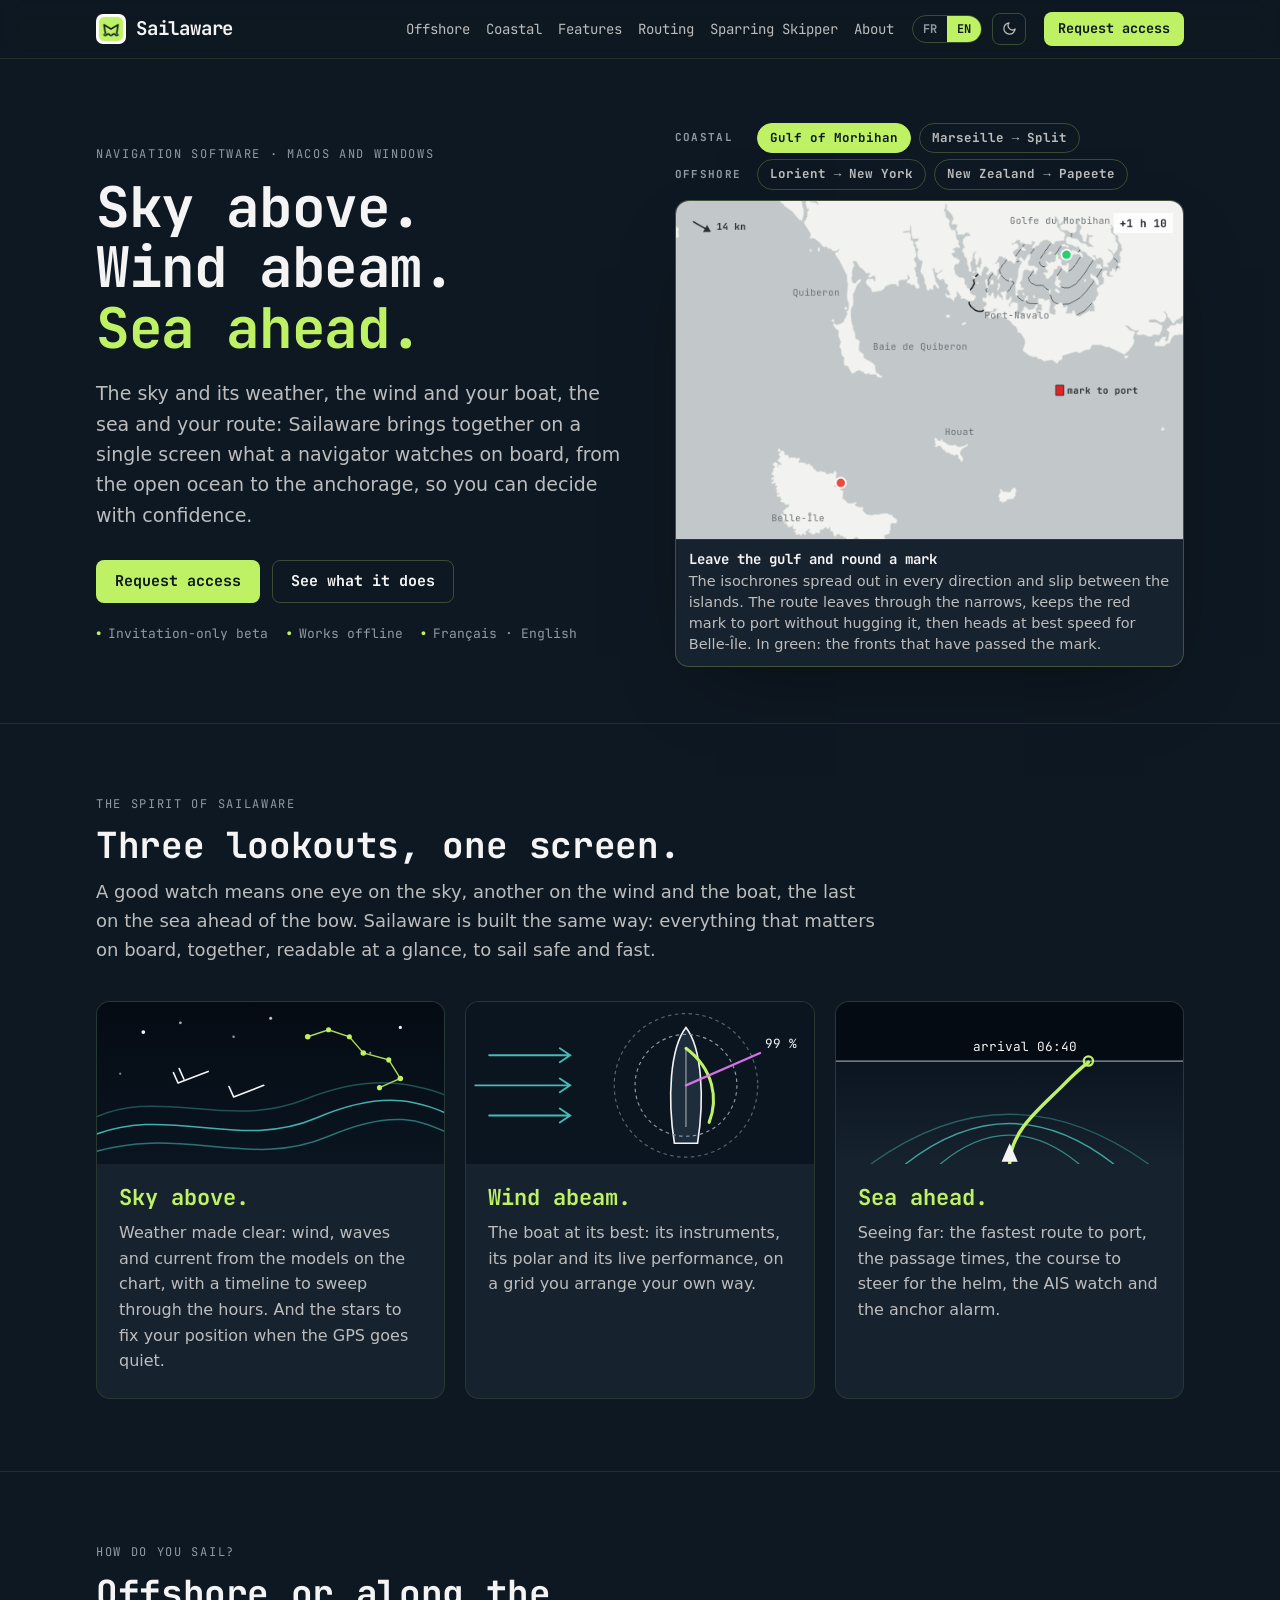
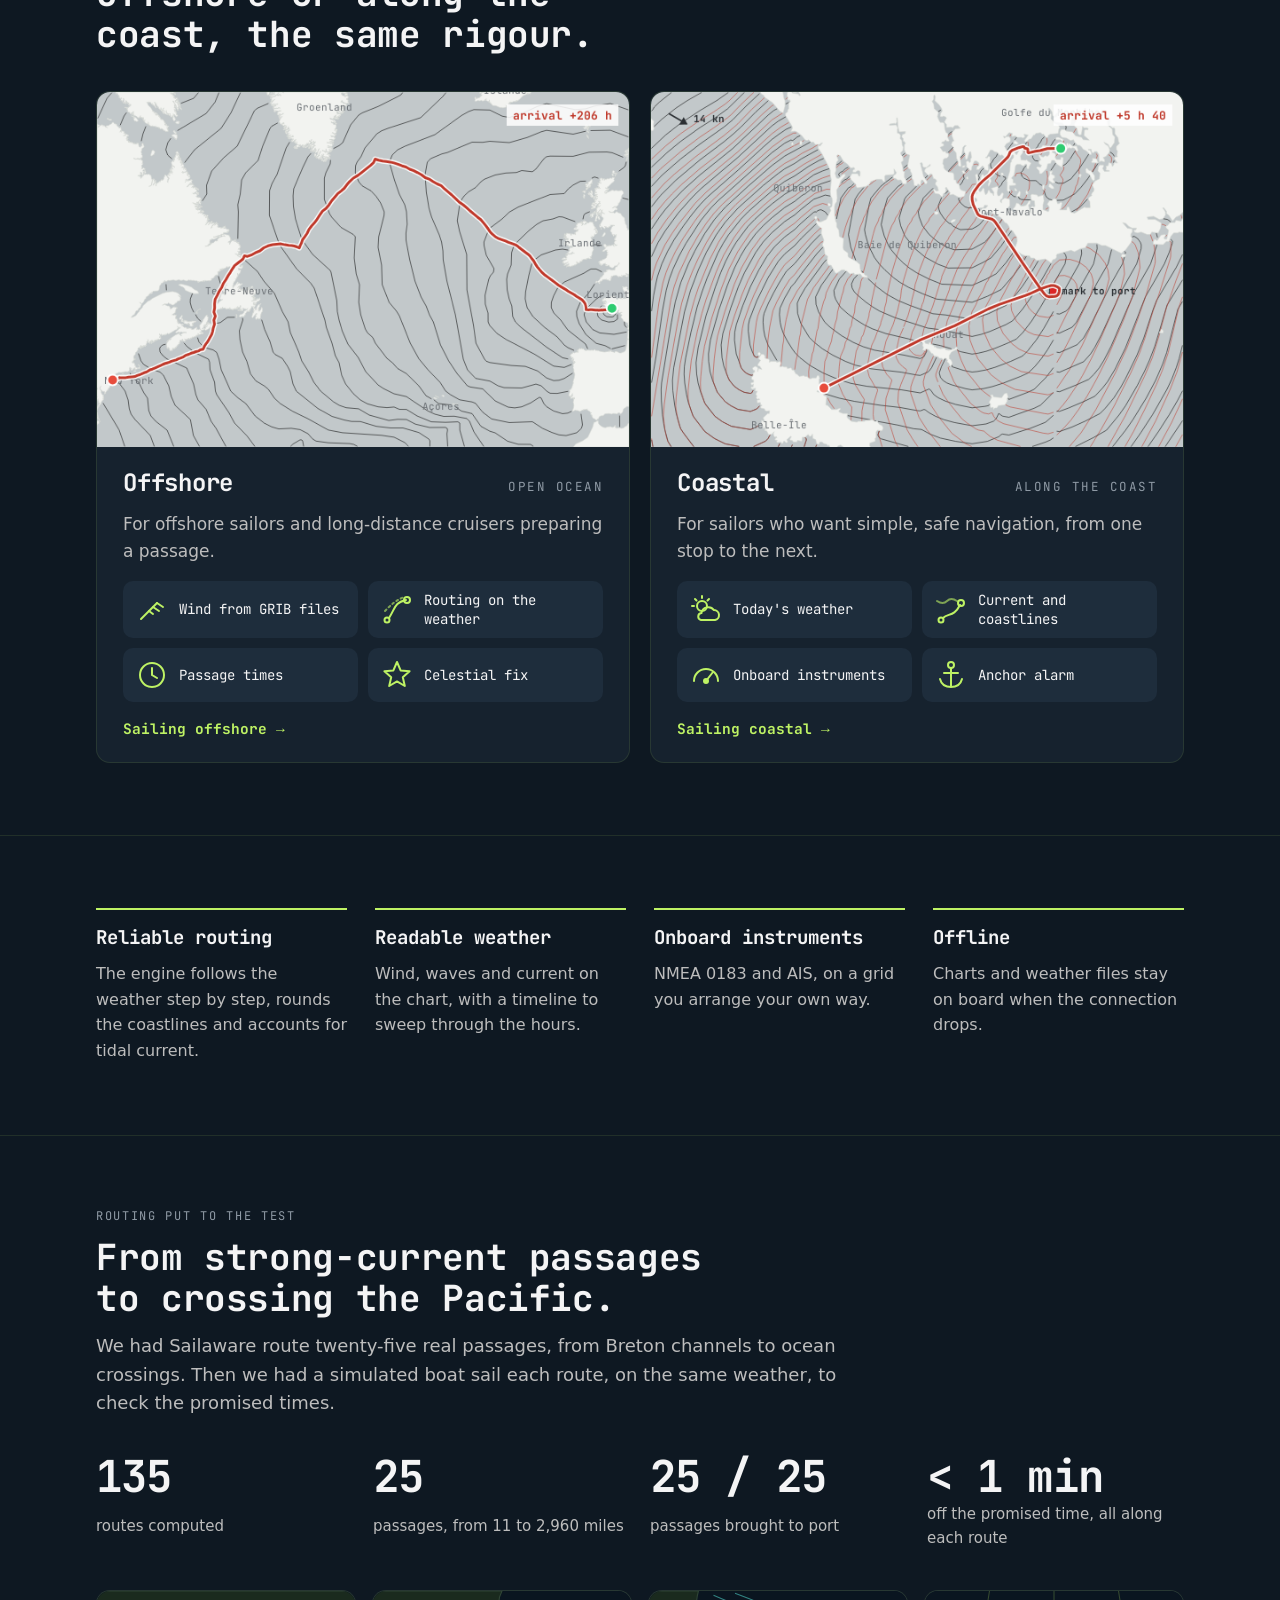
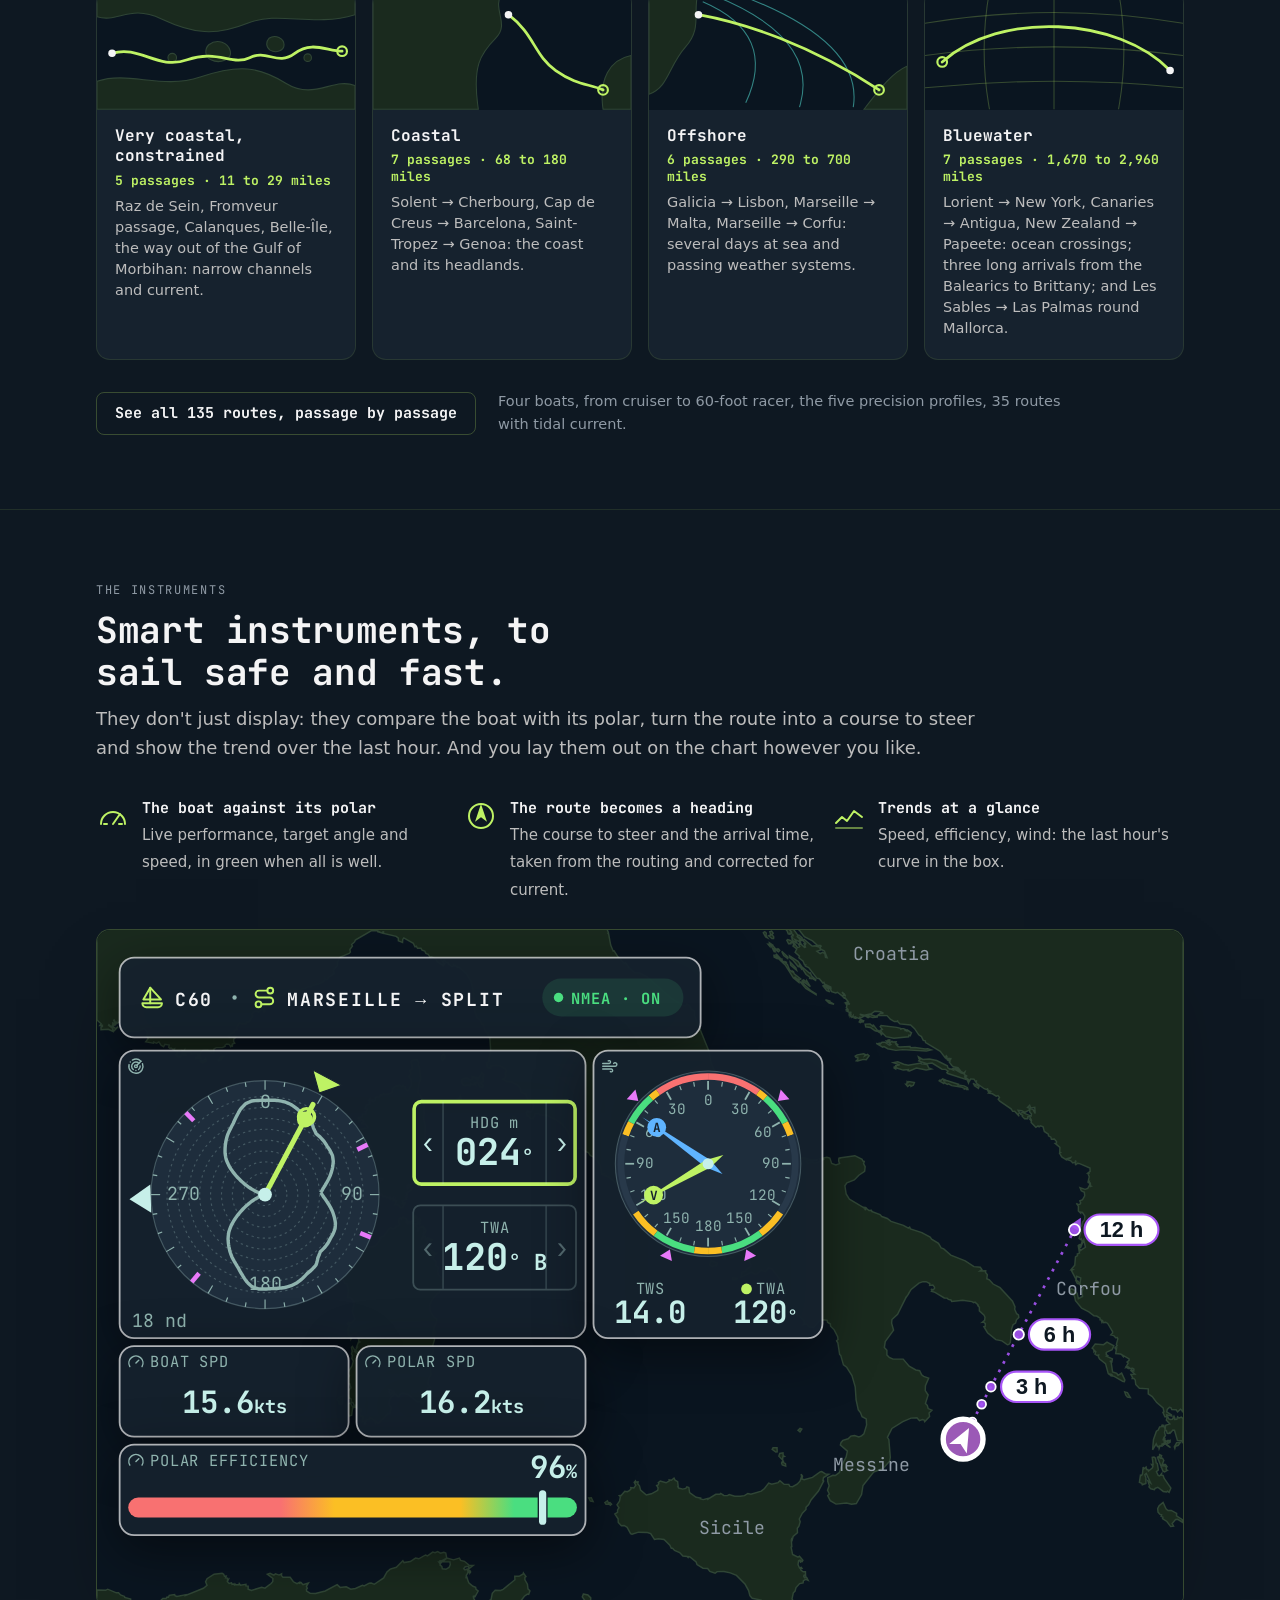
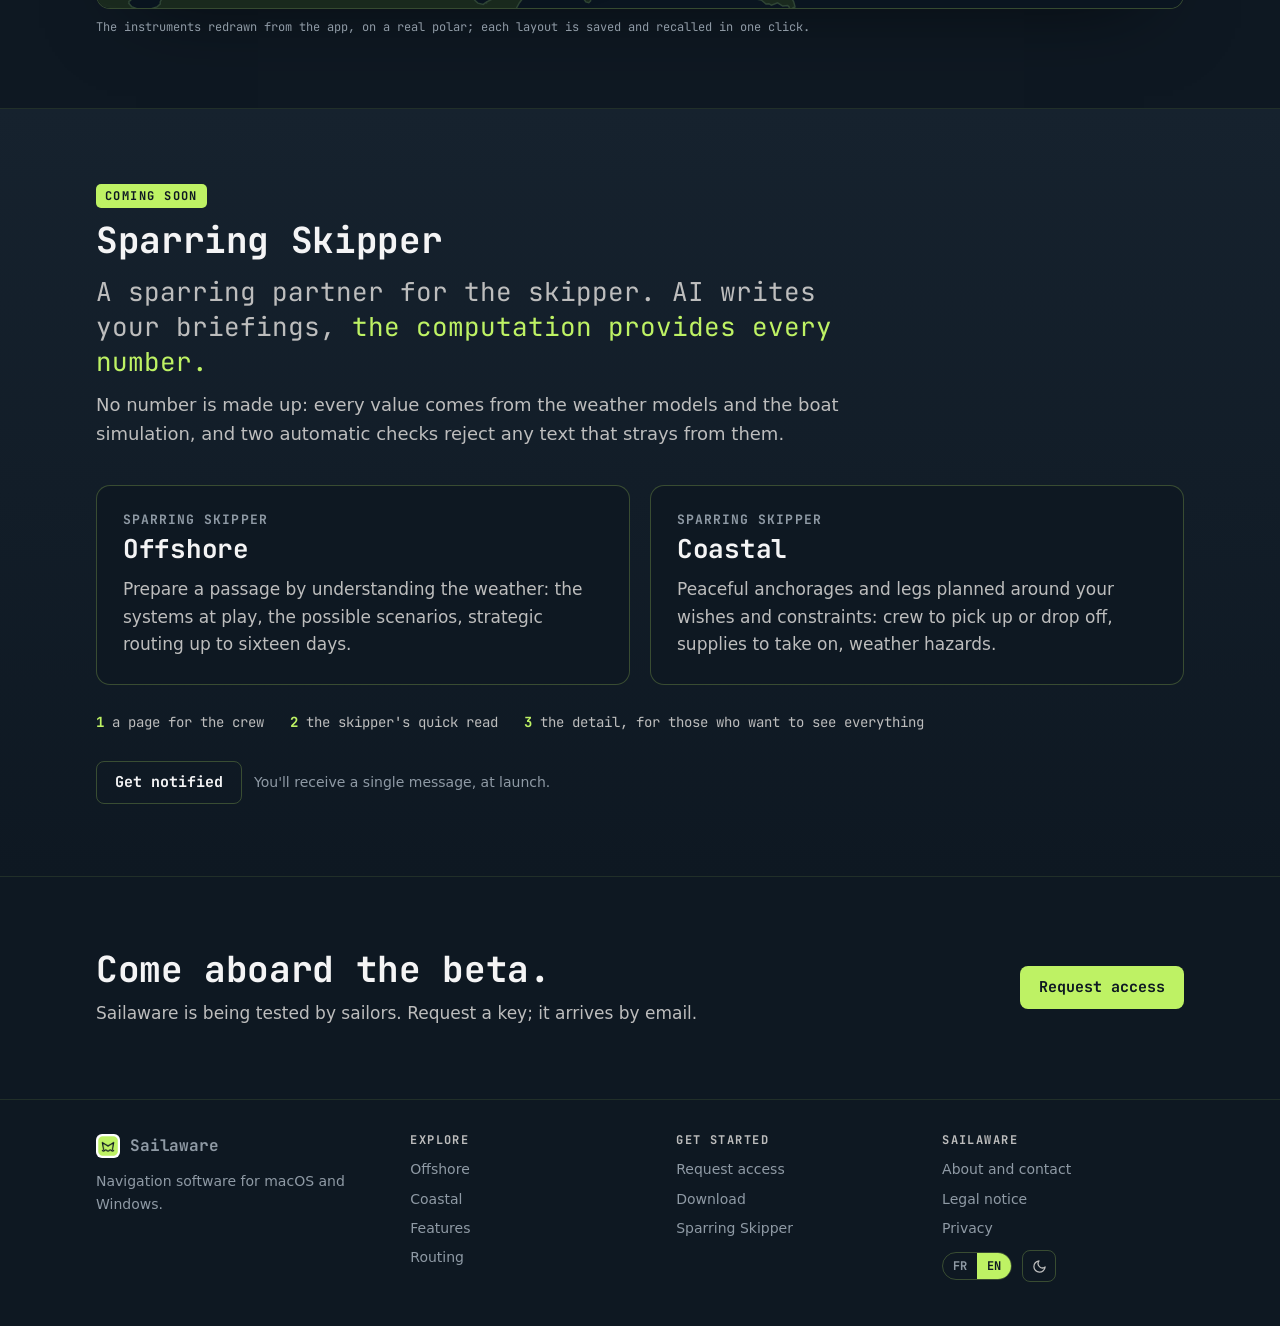
<file: index.html>
<!doctype html>
<html lang="fr" data-theme="dark">
<head>
<meta charset="utf-8">
<meta name="viewport" content="width=device-width, initial-scale=1, viewport-fit=cover">
<title data-en="Sailaware — Sky above. Wind abeam. Sea ahead.">Sailaware — Sky above. Wind abeam. Sea ahead.</title>
<meta name="description" content="Sailaware, logiciel de navigation pour macOS et Windows : routage météo, fichiers GRIB, instruments du bord, alarmes et point astral, du grand large au mouillage." data-en-content="Sailaware, navigation software for macOS and Windows: weather routing, GRIB files, onboard instruments, alarms and celestial fix, from the open ocean to the anchorage.">
<meta name="theme-color" content="#0E1822">
<link rel="icon" href="data:image/svg+xml,%3Csvg xmlns='http://www.w3.org/2000/svg' viewBox='0 0 24 24'%3E%3Crect width='24' height='24' rx='6' fill='%23bef264'/%3E%3Cg fill='none' stroke='%230E1822' stroke-width='2.2' stroke-linecap='round' stroke-linejoin='round' transform='scale(0.72) translate(4.6 4.6)'%3E%3Cpath d='M2 20a2.4 2.4 0 0 0 2 1 2.4 2.4 0 0 0 2-1 2.4 2.4 0 0 1 2-1 2.4 2.4 0 0 1 2 1 2.4 2.4 0 0 0 2 1 2.4 2.4 0 0 0 2-1 2.4 2.4 0 0 1 2-1 2.4 2.4 0 0 1 2 1 2.4 2.4 0 0 0 2 1 2.4 2.4 0 0 0 2-1'/%3E%3Cpath d='M4 18 2 6l10 6 10-6-2 12'/%3E%3C/g%3E%3C/svg%3E">
<meta property="og:type" content="website">
<meta property="og:title" content="Sailaware — Sky above. Wind abeam. Sea ahead.">
<meta property="og:description" content="Sailaware, logiciel de navigation pour macOS et Windows : routage météo, fichiers GRIB, instruments du bord, alarmes et point astral, du grand large au mouillage.">
<meta property="og:locale" content="fr_FR">
<meta property="og:locale:alternate" content="en_US">
<link rel="stylesheet" href="assets/site.css">
<script src="assets/site.js"></script>
<script src="assets/scenes.js"></script>
<script src="assets/maquettes.js"></script>
<script src="assets/maquettes/instruments.js"></script>
<style>
/* appel final */
.fin .wrap { display: flex; flex-wrap: wrap; align-items: center; justify-content: space-between; gap: 22px; padding-block: 64px; }
.fin h2 { max-width: 18em; }
.fin p { color: var(--muted); margin-top: 10px; }

footer { border-top: 1px solid var(--line); color: var(--dim); font-size: 14px; }
footer .wrap { padding-block: 34px 44px; display: grid; grid-template-columns: 1.2fr repeat(3, minmax(0, 1fr)); gap: 24px; }
footer h4 { font: 600 12px/1 var(--mono); letter-spacing: .12em; text-transform: uppercase; color: var(--muted); margin: 0 0 12px; }
footer ul { list-style: none; margin: 0; padding: 0; display: grid; gap: 7px; }
footer a { text-decoration: none; }
footer a:hover { color: var(--fg); }

@media (max-width: 960px) {
  nav.menu { display: none; }
  nav.menu.ouvert { display: grid; position: absolute; top: 100%; left: 0; right: 0; gap: 0; background: var(--bg); border-bottom: 1px solid var(--line); padding-left: max(16px, env(safe-area-inset-left, 0px)); padding-right: max(16px, env(safe-area-inset-right, 0px)); }
  nav.menu.ouvert a { padding-block: 14px; border-top: 1px solid var(--line); }
  .burger { display: inline-block; }
  header.top .langue { display: none; }
  .hero .wrap { grid-template-columns: minmax(0, 1fr); gap: 34px; padding-block: 40px; }
  .forts { grid-template-columns: repeat(2, minmax(0, 1fr)); }
  .preuve .chiffres, .familles { grid-template-columns: repeat(2, minmax(0, 1fr)); }
  .abord .wrap.grille { grid-template-columns: minmax(0, 1fr); }
  footer .wrap { grid-template-columns: repeat(2, minmax(0, 1fr)); }
}
@media (max-width: 620px) {
  body { font-size: 16px; }
  header.top .btn-plein { display: none; }
  .portes, .ss .volets, .forts { grid-template-columns: minmax(0, 1fr); }
  section.bloc > .wrap { padding-block: 52px; }
  .porte, .volet { padding: 22px; }
  .instruments { grid-template-columns: repeat(2, minmax(0, 1fr)); }
  .instr.large { grid-column: span 2; }
}
@media (prefers-reduced-motion: reduce) { * { scroll-behavior: auto !important; } }
</style>
</head>
<body>
<header class="top">
  <div class="wrap">
    <a class="marque" href="index.html"><img alt="" src="assets/logo.png">Sailaware</a>
    <nav class="menu" id="menu" aria-label="Navigation principale" data-en-aria-label="Main navigation">
      <a href="offshore.html">Offshore</a>
      <a href="coastal.html">Coastal</a>
      <a href="features.html" data-en="Features">Fonctionnalités</a>
      <a href="routing.html" data-en="Routing">Le routage</a>
      <a href="sparring-skipper.html">Sparring Skipper</a>
      <a href="about.html" data-en="About">À propos</a>
    </nav>
    <div class="outils" style="display:flex;gap:10px;align-items:center">
      <div class="pill-toggle" role="group" aria-label="Langue" data-en-aria-label="Language"><button type="button" data-lang="fr" aria-pressed="true">FR</button><button type="button" data-lang="en" aria-pressed="false">EN</button></div>
      <button class="icon-btn theme-btn" type="button" aria-label="Basculer jour / nuit" data-en-aria-label="Switch day / night" title="Jour / Nuit" data-en-title="Day / Night"><svg width="15" height="15" viewBox="0 0 24 24" fill="none" stroke="currentColor" stroke-width="2" stroke-linecap="round" stroke-linejoin="round"><path d="M21 12.79A9 9 0 1 1 11.21 3 7 7 0 0 0 21 12.79z"/></svg></button>
    </div>
    <a class="btn btn-plein btn-petit" href="download.html#acces" data-en="Request access">Demander l'accès</a>
    <button class="burger" id="burger" type="button" aria-expanded="false" aria-controls="menu">Menu</button>
  </div>
</header>

<main id="haut">
<section class="hero">
  <div class="wrap">
    <div>
      <div class="eyebrow" data-en="Navigation software · macOS and Windows">Logiciel de navigation · macOS et Windows</div>
      <h1 class="baseline"><span>Sky above.</span> <span>Wind abeam.</span> <em>Sea ahead.</em></h1>
      <p class="chapeau" data-en="The sky and its weather, the wind and your boat, the sea and your route: Sailaware brings together on a single screen what a navigator watches on board, from the open ocean to the anchorage, so you can decide with confidence.">Le ciel et sa météo, le vent et votre bateau, la mer et votre route : Sailaware réunit sur un seul écran ce que le navigateur regarde à bord, du grand large au mouillage, pour décider en confiance.</p>
      <div class="actions">
        <a class="btn btn-plein" href="download.html#acces" data-en="Request access">Demander l'accès</a>
        <a class="btn btn-trait" href="#portes" data-en="See what it does">Voir ce qu'il fait</a>
      </div>
      <div class="faits"><span data-en="Invitation-only beta">Bêta sur invitation</span><span data-en="Works offline">Fonctionne sans réseau</span><span>Français · English</span></div>
    </div>
    <div class="scene">
      <div class="onglets" role="tablist" aria-label="Exemples de routage" data-en-aria-label="Routing examples">
        <div class="paquet"><span class="groupe">Coastal</span>
        <button type="button" role="tab" id="o-morbihan" aria-selected="true" data-en="Gulf of Morbihan">Golfe du Morbihan</button>
        <button type="button" role="tab" id="o-corfou" aria-selected="false">Marseille → Split</button></div>
        <div class="paquet"><span class="groupe">Offshore</span>
        <button type="button" role="tab" id="o-new-york" aria-selected="false">Lorient → New York</button>
        <button type="button" role="tab" id="o-papeete" aria-selected="false" data-en="New Zealand → Papeete">Nouvelle-Zélande → Papeete</button></div>
      </div>
      <figure class="ecran">
        <canvas id="eventail" width="600" height="400" aria-label="Les isochrones partent dans toutes les directions, contournent les îles et passent les détroits, puis la route la plus rapide apparaît" data-en-aria-label="The isochrones spread out in every direction, round the islands and slip through the straits, then the fastest route appears"></canvas>
        <figcaption class="legende"><b id="leg-t"></b><span id="leg-p"></span></figcaption>
      </figure>
      <p class="avert" id="leg-s" hidden></p>
    </div>
  </div>
</section>

<section class="bloc esprit" id="esprit">
  <div class="wrap">
    <div class="tete">
      <div class="eyebrow" data-en="The spirit of Sailaware">L'esprit de Sailaware</div>
      <h2 data-en="Three lookouts, one screen.">Trois regards, un seul écran.</h2>
      <p data-en="A good watch means one eye on the sky, another on the wind and the boat, the last on the sea ahead of the bow. Sailaware is built the same way: everything that matters on board, together, readable at a glance, to sail safe and fast.">Un bon quart, c'est un œil sur le ciel, un autre sur le vent et le bateau, le dernier sur la mer devant l'étrave. Sailaware est pensé de la même façon : tout ce qui compte à bord, réuni, lisible d'un regard, pour naviguer sûr et vite.</p>
    </div>
    <div class="souffles">
      <article class="souffle">
        <svg class="vue" viewBox="0 0 300 140" aria-hidden="true">
          <defs><linearGradient id="ciel" x1="0" y1="0" x2="0" y2="1"><stop offset="0" stop-color="var(--sea-deep)"/><stop offset="1" stop-color="var(--sea)"/></linearGradient></defs>
          <rect width="300" height="140" fill="url(#ciel)"/>
          <g fill="var(--fg)"><circle cx="40" cy="26" r="1.6"/><circle cx="72" cy="18" r="1.2" opacity=".7"/><circle cx="118" cy="30" r="1.1" opacity=".6"/><circle cx="262" cy="22" r="1.4"/><circle cx="236" cy="44" r="1" opacity=".6"/><circle cx="20" cy="62" r="1" opacity=".5"/><circle cx="150" cy="14" r="1.3" opacity=".8"/></g>
          <g stroke="var(--accent)" stroke-width="1.2" fill="none" opacity=".9"><polyline points="182,30 200,24 218,30 230,44 252,50 262,66 244,74"/></g>
          <g fill="var(--accent)"><circle cx="182" cy="30" r="2.4"/><circle cx="200" cy="24" r="2.2"/><circle cx="218" cy="30" r="2.2"/><circle cx="230" cy="44" r="2.4"/><circle cx="252" cy="50" r="2.2"/><circle cx="262" cy="66" r="2.4"/><circle cx="244" cy="74" r="2.2"/></g>
          <g stroke="var(--iso)" fill="none" stroke-width="1.3" opacity=".85"><path d="M-10 118 C 60 86, 120 130, 190 100 S 290 92, 320 104"/><path d="M-10 132 C 70 104, 130 146, 200 116 S 290 110, 320 120" opacity=".6"/><path d="M-10 104 C 50 70, 110 112, 180 84 S 290 76, 320 88" opacity=".4"/></g>
          <g stroke="var(--fg)" stroke-width="1.4" fill="none" stroke-linecap="round"><path d="M70 70 l 26 -10 m -26 10 l -4 -9 m 9 5.5 l -4 -9"/><path d="M118 82 l 26 -10 m -26 10 l -4 -9"/></g>
        </svg>
        <div class="texte"><h3>Sky above.</h3><p data-en="Weather made clear: wind, waves and current from the models on the chart, with a timeline to sweep through the hours. And the stars to fix your position when the GPS goes quiet.">La météo comprise : vent, vagues et courant des modèles sur la carte, une frise pour balayer les heures. Et les étoiles pour faire le point quand le GPS se tait.</p></div>
      </article>
      <article class="souffle">
        <svg class="vue" viewBox="0 0 300 140" aria-hidden="true">
          <rect width="300" height="140" fill="var(--sea)"/>
          <g stroke="var(--iso)" stroke-width="1.6" fill="none" stroke-linecap="round" opacity=".9"><path d="M20 46 h 70 m -9 -6 l 9 6 l -9 6"/><path d="M8 72 h 82 m -9 -6 l 9 6 l -9 6"/><path d="M20 98 h 70 m -9 -6 l 9 6 l -9 6"/></g>
          <path d="M190 22 C 204 40, 206 84, 200 122 L 180 122 C 174 84, 176 40, 190 22 Z" fill="var(--surface-2)" stroke="var(--fg)" stroke-width="1.4"/>
          <path d="M190 40 C 214 58, 218 84, 210 104" fill="none" stroke="var(--accent)" stroke-width="2.6" stroke-linecap="round"/>
          <line x1="190" y1="40" x2="190" y2="108" stroke="var(--fg)" stroke-width="1" opacity=".6"/>
          <g fill="none" stroke="var(--dim)" stroke-width="1" stroke-dasharray="3 3"><circle cx="190" cy="72" r="44"/><circle cx="190" cy="72" r="62" opacity=".6"/></g>
          <path d="M190 72 L 254 44" stroke="var(--mag, #E879F9)" stroke-width="2" stroke-linecap="round" opacity=".9"/>
          <text x="258" y="40" font-family="var(--mono)" font-size="11" fill="var(--fg)">99 %</text>
        </svg>
        <div class="texte"><h3>Wind abeam.</h3><p data-en="The boat at its best: its instruments, its polar and its live performance, on a grid you arrange your own way.">Le bateau à son meilleur : ses instruments, sa polaire et sa performance en direct, sur une grille que vous composez à votre main.</p></div>
      </article>
      <article class="souffle">
        <svg class="vue" viewBox="0 0 300 140" aria-hidden="true">
          <defs><linearGradient id="mer" x1="0" y1="0" x2="0" y2="1"><stop offset="0" stop-color="var(--sea-deep)"/><stop offset=".36" stop-color="var(--sea-deep)"/><stop offset=".37" stop-color="var(--sea)"/><stop offset="1" stop-color="var(--surface)"/></linearGradient></defs>
          <rect width="300" height="140" fill="url(#mer)"/>
          <line x1="0" y1="51" x2="300" y2="51" stroke="var(--dim)" stroke-width="1"/>
          <g stroke="var(--iso)" fill="none" stroke-width="1.2" opacity=".75"><path d="M60 140 Q 150 70 240 140"/><path d="M90 140 Q 150 90 210 140" opacity=".8"/><path d="M30 140 Q 150 54 270 140" opacity=".5"/></g>
          <path d="M150 140 C 150 112, 176 92, 196 72 S 214 56, 218 52" fill="none" stroke="var(--route)" stroke-width="3" stroke-linecap="round"/>
          <circle cx="218" cy="51" r="4" fill="none" stroke="var(--route)" stroke-width="2"/>
          <path d="M150 138 l -7 0 l 7 -16 l 7 16 z" fill="var(--fg)"/>
          <text x="208" y="42" text-anchor="end" font-family="var(--mono)" font-size="11" fill="var(--fg)" data-en="arrival 06:40">arrivée 06:40</text>
        </svg>
        <div class="texte"><h3>Sea ahead.</h3><p data-en="Seeing far: the fastest route to port, the passage times, the course to steer for the helm, the AIS watch and the anchor alarm.">Voir loin : la route la plus rapide jusqu'au port, les heures de passage, le cap à tenir pour le barreur, la veille AIS et l'alarme de mouillage.</p></div>
      </article>
    </div>
  </div>
</section>

<section class="bloc" id="portes">
  <div class="wrap">
    <div class="tete">
      <div class="eyebrow" data-en="How do you sail?">Vous naviguez comment ?</div>
      <h2 data-en="Offshore or along the coast, the same rigour.">Au large ou à la côte, la même rigueur.</h2>
    </div>
    <div class="portes">
      <article class="porte">
        <canvas class="vignette" data-scene="new-york" width="600" height="300" aria-label="Les isochrones et la route de Lorient à New York" data-en-aria-label="The isochrones and the route from Lorient to New York"></canvas>
        <div class="corps">
          <div class="nom"><span>Offshore</span><small data-en="open ocean">au large</small></div>
          <p class="pour" data-en="For offshore sailors and long-distance cruisers preparing a passage.">Pour les navigateurs hauturiers et les grands croisiéristes qui préparent une traversée.</p>
          <div class="cases">
            <div class="case"><svg viewBox="0 0 34 34" fill="none" stroke="currentColor" stroke-width="2" stroke-linecap="round"><path d="M6 26 L 22 10"/><path d="M22 10 l 6 4 M 18 14 l 6 4 M 14 18 l 4 3"/></svg><span data-en="Wind from GRIB files">Le vent des fichiers GRIB</span></div>
            <div class="case"><svg viewBox="0 0 34 34" fill="none" stroke="currentColor" stroke-width="2" stroke-linecap="round"><circle cx="7" cy="27" r="2.5"/><path d="M9 25 C 16 14, 14 10, 26 7"/><circle cx="27" cy="7" r="3"/><path d="M5 18 Q 14 8 24 4" stroke-dasharray="2 3" opacity=".6"/></svg><span data-en="Routing on the weather">La route sur la météo</span></div>
            <div class="case"><svg viewBox="0 0 34 34" fill="none" stroke="currentColor" stroke-width="2" stroke-linecap="round"><circle cx="17" cy="17" r="12"/><path d="M17 10 v 7 l 5 3"/></svg><span data-en="Passage times">Les heures de passage</span></div>
            <div class="case"><svg viewBox="0 0 34 34" fill="none" stroke="currentColor" stroke-width="2" stroke-linejoin="round"><path d="M17 4 l 3.6 8.4 l 9 .8 l -6.8 6 l 2 8.8 l -7.8 -4.6 l -7.8 4.6 l 2 -8.8 l -6.8 -6 l 9 -.8 z"/></svg><span data-en="Celestial fix">Le point astral</span></div>
          </div>
          <a class="suite" href="offshore.html" data-en="Sailing offshore →">Naviguer au large →</a>
        </div>
      </article>
      <article class="porte">
        <canvas class="vignette" data-scene="morbihan" width="600" height="300" aria-label="Les isochrones et la route de la sortie du golfe du Morbihan" data-en-aria-label="The isochrones and the route out of the Gulf of Morbihan"></canvas>
        <div class="corps">
          <div class="nom"><span>Coastal</span><small data-en="along the coast">à la côte</small></div>
          <p class="pour" data-en="For sailors who want simple, safe navigation, from one stop to the next.">Pour les plaisanciers qui veulent une navigation simple et sûre, d'une étape à l'autre.</p>
          <div class="cases">
            <div class="case"><svg viewBox="0 0 34 34" fill="none" stroke="currentColor" stroke-width="2" stroke-linecap="round"><circle cx="13" cy="13" r="5"/><path d="M13 3 v 2 M 3 13 h 2 M 6 6 l 1.5 1.5 M 20 6 l -1.5 1.5"/><path d="M12 27 h 14 a 5 5 0 0 0 -1 -9.9 a 7 7 0 0 0 -12.6 3 a 3.5 3.5 0 0 0 -.4 6.9 z"/></svg><span data-en="Today's weather">La météo du jour</span></div>
            <div class="case"><svg viewBox="0 0 34 34" fill="none" stroke="currentColor" stroke-width="2" stroke-linecap="round"><path d="M3 8 q 6 4 10 0 t 10 0" opacity=".6"/><circle cx="7" cy="27" r="2.5"/><path d="M9 25 C 14 20, 20 24, 26 12"/><circle cx="27" cy="10" r="3"/></svg><span data-en="Current and coastlines">Courant et côtes</span></div>
            <div class="case"><svg viewBox="0 0 34 34" fill="none" stroke="currentColor" stroke-width="2" stroke-linecap="round"><path d="M5 23 a 12 12 0 1 1 24 0"/><path d="M17 23 L 24 14"/><circle cx="17" cy="23" r="2" fill="currentColor"/></svg><span data-en="Onboard instruments">Les instruments du bord</span></div>
            <div class="case"><svg viewBox="0 0 34 34" fill="none" stroke="currentColor" stroke-width="2" stroke-linecap="round"><circle cx="17" cy="7" r="3"/><path d="M17 10 v 19 M 10 15 h 14 M 6 21 q 2 8 11 8 q 9 0 11 -8"/></svg><span data-en="Anchor alarm">L'alarme de mouillage</span></div>
          </div>
          <a class="suite" href="coastal.html" data-en="Sailing coastal →">Naviguer à la côte →</a>
        </div>
      </article>
    </div>
  </div>
</section>

<section class="bloc" id="forts">
  <div class="wrap">
    <div class="forts">
      <div class="fort"><h3 data-en="Reliable routing">Un routage fiable</h3><p data-en="The engine follows the weather step by step, rounds the coastlines and accounts for tidal current.">Le moteur suit la météo pas à pas, contourne les côtes et tient compte du courant de marée.</p></div>
      <div class="fort"><h3 data-en="Readable weather">Une météo lisible</h3><p data-en="Wind, waves and current on the chart, with a timeline to sweep through the hours.">Vent, vagues et courant sur la carte, avec une frise pour balayer les heures.</p></div>
      <div class="fort"><h3 data-en="Onboard instruments">Les instruments du bord</h3><p data-en="NMEA 0183 and AIS, on a grid you arrange your own way.">NMEA 0183 et AIS, sur une grille que vous composez à votre main.</p></div>
      <div class="fort"><h3 data-en="Offline">Sans réseau</h3><p data-en="Charts and weather files stay on board when the connection drops.">Cartes et fichiers météo restent à bord quand la connexion tombe.</p></div>
    </div>
  </div>
</section>

<section class="bloc preuve" id="preuve">
  <div class="wrap">
    <div class="tete">
      <div class="eyebrow" data-en="Routing put to the test">Le routage mis à l'épreuve</div>
      <h2 data-en="From strong-current passages to crossing the Pacific.">Du passage à fort courant à la traversée du Pacifique.</h2>
      <p data-en="We had Sailaware route twenty-five real passages, from Breton channels to ocean crossings. Then we had a simulated boat sail each route, on the same weather, to check the promised times.">Nous avons fait router Sailaware sur vingt-cinq voyages réels, des chenaux bretons aux traversées océaniques. Puis nous avons fait suivre chaque route par un bateau simulé, sur la même météo, pour vérifier les heures promises.</p>
    </div>
    <div class="chiffres">
      <div class="chiffre"><b>135</b><span data-en="routes computed">routes calculées</span></div>
      <div class="chiffre"><b>25</b><span data-en="passages, from 11 to 2,960 miles">voyages, de 11 à 2&nbsp;960 milles</span></div>
      <div class="chiffre"><b>25 / 25</b><span data-en="passages brought to port">voyages menés au port</span></div>
      <div class="chiffre"><b>&lt; 1 min</b><span data-en="off the promised time, all along each route">d'écart à l'heure promise, tout au long de chaque route</span></div>
    </div>
    <div class="familles4">
      <article class="fam">
        <svg viewBox="0 0 240 110" aria-hidden="true">
          <rect width="240" height="110" fill="var(--sea)"/>
          <g fill="var(--land)" stroke="var(--coast)" stroke-width="1"><path d="M0 0 H 240 V 22 C 200 34, 170 18, 140 30 S 90 40, 60 26 S 20 30, 0 24 Z"/><path d="M0 110 V 84 C 30 74, 60 92, 96 80 S 150 70, 176 86 S 220 80, 240 88 V 110 Z"/><path d="M104 50 c 8 -6 18 -2 20 6 c 2 8 -10 12 -18 8 c -6 -3 -6 -10 -2 -14 Z"/><path d="M160 44 c 6 -4 14 0 14 6 c 0 6 -8 8 -13 5 c -4 -3 -4 -8 -1 -11 Z"/><circle cx="70" cy="62" r="4"/><circle cx="196" cy="62" r="3.5"/></g>
          <path d="M14 58 C 40 50, 56 74, 84 64 S 126 70, 142 62 S 168 70, 184 58 S 214 56, 228 56" fill="none" stroke="var(--route)" stroke-width="2.6" stroke-linecap="round"/>
          <circle cx="14" cy="58" r="3.5" fill="var(--fg)"/><circle cx="228" cy="56" r="4.5" fill="none" stroke="var(--route)" stroke-width="2"/>
        </svg>
        <div class="texte"><h3 data-en="Very coastal, constrained">Très côtier, contraint</h3><div class="dist" data-en="5 passages · 11 to 29 miles">5 voyages · 11 à 29 milles</div><p data-en="Raz de Sein, Fromveur passage, Calanques, Belle-Île, the way out of the Gulf of Morbihan: narrow channels and current.">Raz de Sein, passage du Fromveur, Calanques, Belle-Île, la sortie du golfe du Morbihan : des chenaux étroits et du courant.</p></div>
      </article>
      <article class="fam">
        <svg viewBox="0 0 240 110" aria-hidden="true">
          <rect width="240" height="110" fill="var(--sea)"/>
          <path d="M0 0 H 120 C 110 18, 128 30, 114 44 S 92 70, 98 110 H 0 Z" fill="var(--land)" stroke="var(--coast)" stroke-width="1"/>
          <path d="M240 60 C 220 64, 210 82, 214 110 H 240 Z" fill="var(--land)" stroke="var(--coast)" stroke-width="1"/>
          <path d="M126 22 C 150 40, 150 60, 170 74 S 200 86, 214 92" fill="none" stroke="var(--route)" stroke-width="2.6" stroke-linecap="round"/>
          <circle cx="126" cy="22" r="3.5" fill="var(--fg)"/><circle cx="214" cy="92" r="4.5" fill="none" stroke="var(--route)" stroke-width="2"/>
        </svg>
        <div class="texte"><h3 data-en="Coastal">Côtier</h3><div class="dist" data-en="7 passages · 68 to 180 miles">7 voyages · 68 à 180 milles</div><p data-en="Solent → Cherbourg, Cap de Creus → Barcelona, Saint-Tropez → Genoa: the coast and its headlands.">Solent → Cherbourg, cap de Creus → Barcelone, Saint-Tropez → Gênes : la côte et ses caps.</p></div>
      </article>
      <article class="fam">
        <svg viewBox="0 0 240 110" aria-hidden="true">
          <rect width="240" height="110" fill="var(--sea)"/>
          <path d="M0 0 H 46 C 40 20, 50 34, 34 52 S 18 90, 0 96 Z" fill="var(--land)" stroke="var(--coast)" stroke-width="1"/>
          <path d="M240 110 V 70 C 226 76, 214 92, 200 110 Z" fill="var(--land)" stroke="var(--coast)" stroke-width="1"/>
          <g stroke="var(--iso)" fill="none" stroke-width="1" opacity=".6"><path d="M50 10 Q 120 40 90 104"/><path d="M60 4 Q 160 44 140 108"/><path d="M80 2 Q 200 46 190 108"/></g>
          <path d="M46 22 C 90 30, 150 50, 214 92" fill="none" stroke="var(--route)" stroke-width="2.6" stroke-linecap="round"/>
          <circle cx="46" cy="22" r="3.5" fill="var(--fg)"/><circle cx="214" cy="92" r="4.5" fill="none" stroke="var(--route)" stroke-width="2"/>
        </svg>
        <div class="texte"><h3 data-en="Offshore">Au large</h3><div class="dist" data-en="6 passages · 290 to 700 miles">6 voyages · 290 à 700 milles</div><p data-en="Galicia → Lisbon, Marseille → Malta, Marseille → Corfu: several days at sea and passing weather systems.">Galice → Lisbonne, Marseille → Malte, Marseille → Corfou : plusieurs jours de mer et des systèmes qui passent.</p></div>
      </article>
      <article class="fam">
        <svg viewBox="0 0 240 110" aria-hidden="true">
          <rect width="240" height="110" fill="var(--sea)"/>
          <g fill="none" stroke="var(--line-strong)" stroke-width="1"><path d="M0 30 Q 120 10 240 30"/><path d="M0 60 Q 120 44 240 60"/><path d="M0 90 Q 120 78 240 90"/><path d="M60 0 Q 50 55 60 110"/><path d="M120 0 V 110"/><path d="M180 0 Q 190 55 180 110"/></g>
          <path d="M228 74 C 180 24, 70 18, 16 66" fill="none" stroke="var(--route)" stroke-width="2.6" stroke-linecap="round"/>
          <circle cx="228" cy="74" r="3.5" fill="var(--fg)"/><circle cx="16" cy="66" r="4.5" fill="none" stroke="var(--route)" stroke-width="2"/>
        </svg>
        <div class="texte"><h3>Bluewater</h3><div class="dist" data-en="7 passages · 1,670 to 2,960 miles">7 voyages · 1&nbsp;670 à 2&nbsp;960 milles</div><p data-en="Lorient → New York, Canaries → Antigua, New Zealand → Papeete: ocean crossings; three long arrivals from the Balearics to Brittany; and Les Sables → Las Palmas round Mallorca.">Lorient → New York, Canaries → Antigua, Nouvelle-Zélande → Papeete : des traversées d'océan ; trois longues arrivées des Baléares en Bretagne ; et Les Sables → Las Palmas par le tour de Majorque.</p></div>
      </article>
    </div>
    <div class="pied">
      <a class="btn btn-trait" href="routing.html#resultats" data-en="See all 135 routes, passage by passage">Voir les 135 routes, voyage par voyage</a>
      <p data-en="Four boats, from cruiser to 60-foot racer, the five precision profiles, 35 routes with tidal current.">Quatre bateaux, du croiseur au 60 pieds de course, les cinq profils de précision, 35 routes avec courant de marée.</p>
    </div>
  </div>
</section>

<section class="bloc instru" id="instruments">
  <div class="wrap">
    <div class="tete">
      <div class="eyebrow" data-en="The instruments">Les instruments</div>
      <h2 data-en="Smart instruments, to sail safe and fast.">Des instruments intelligents, pour naviguer sûr et vite.</h2>
      <p data-en="They don't just display: they compare the boat with its polar, turn the route into a course to steer and show the trend over the last hour. And you lay them out on the chart however you like.">Ils ne se contentent pas d'afficher : ils comparent le bateau à sa polaire, traduisent la route en cap à tenir et montrent la tendance de la dernière heure. Et vous les disposez sur la carte comme vous l'entendez.</p>
    </div>
    <div class="args">
      <div class="arg"><svg viewBox="0 0 34 34" fill="none" stroke="currentColor" stroke-width="2" stroke-linecap="round"><path d="M5 25 a 12 12 0 1 1 24 0"/><path d="M17 25 L 24 15"/><path d="M8 25 h 3 M 23 25 h 3"/></svg><div><b data-en="The boat against its polar">Le bateau face à sa polaire</b><span data-en="Live performance, target angle and speed, in green when all is well.">La performance en direct, l'angle et la vitesse visés, en vert quand tout va bien.</span></div></div>
      <div class="arg"><svg viewBox="0 0 34 34" fill="none" stroke="currentColor" stroke-width="2" stroke-linecap="round"><circle cx="17" cy="17" r="12"/><path d="M17 8 l 4 12 l -4 -3 l -4 3 z" fill="currentColor"/></svg><div><b data-en="The route becomes a heading">La route devient un cap</b><span data-en="The course to steer and the arrival time, taken from the routing and corrected for current.">Le cap à suivre et l'heure d'arrivée, tirés du routage et corrigés du courant.</span></div></div>
      <div class="arg"><svg viewBox="0 0 34 34" fill="none" stroke="currentColor" stroke-width="2" stroke-linecap="round" stroke-linejoin="round"><path d="M4 24 l 6 -6 l 5 4 l 7 -10 l 8 6"/><path d="M4 29 h 26" opacity=".5"/></svg><div><b data-en="Trends at a glance">La tendance d'un coup d'œil</b><span data-en="Speed, efficiency, wind: the last hour's curve in the box.">Vitesse, efficacité, vent : la courbe de la dernière heure dans la case.</span></div></div>
    </div>
    <figure class="ecran-maquette" data-maquette="instruments" role="img" aria-label="Les instruments de Sailaware posés sur la carte" data-en-aria-label="Sailaware's instruments laid out on the chart"></figure>
    <p class="legende-instr" data-en="The instruments redrawn from the app, on a real polar; each layout is saved and recalled in one click.">Les instruments redessinés d'après l'application, sur une vraie polaire ; chaque disposition s'enregistre et se rappelle d'un clic.</p>
  </div>
</section>

<section class="bloc ss" id="ss">
  <div class="wrap">
    <div class="tete">
      <div><span class="badge" data-en="Coming soon">Bientôt</span></div>
      <h2>Sparring Skipper</h2>
      <p class="principe" data-en="A sparring partner for the skipper. AI writes your briefings, <em>the computation provides every number.</em>">Un partenaire d'entraînement pour le skipper. L'IA rédige vos bulletins, <em>le calcul fournit chaque chiffre.</em></p>
      <p data-en="No number is made up: every value comes from the weather models and the boat simulation, and two automatic checks reject any text that strays from them.">Aucun nombre n'est inventé : chaque valeur vient des modèles météo et de la simulation du bateau, et deux contrôles automatiques refusent un texte qui s'en écarte.</p>
    </div>
    <div class="volets">
      <article class="volet">
        <div class="nom">Sparring Skipper<b>Offshore</b></div>
        <p data-en="Prepare a passage by understanding the weather: the systems at play, the possible scenarios, strategic routing up to sixteen days.">Préparer une traversée en comprenant la météo : les systèmes en jeu, les scénarios possibles, le routage stratégique jusqu'à seize jours.</p>
      </article>
      <article class="volet">
        <div class="nom">Sparring Skipper<b>Coastal</b></div>
        <p data-en="Peaceful anchorages and legs planned around your wishes and constraints: crew to pick up or drop off, supplies to take on, weather hazards.">Des mouillages sereins et des étapes planifiées selon vos envies et vos contraintes : équipiers à prendre ou à déposer, pleins à faire, aléas de la météo.</p>
      </article>
    </div>
    <div class="niveaux"><span data-en="<b>1</b>a page for the crew"><b>1</b>une page pour l'équipage</span><span data-en="<b>2</b>the skipper's quick read"><b>2</b>la lecture rapide du skipper</span><span data-en="<b>3</b>the detail, for those who want to see everything"><b>3</b>le détail, pour qui veut tout voir</span></div>
    <div class="actions"><a class="btn btn-trait" href="sparring-skipper.html#fin" data-en="Get notified">Être prévenu</a><small data-en="You'll receive a single message, at launch.">Vous recevrez un seul message, à l'ouverture.</small></div>
  </div>
</section>

<section class="bloc fin" id="fin">
  <div class="wrap">
    <div>
      <h2 data-en="Come aboard the beta.">Embarquez dans la bêta.</h2>
      <p data-en="Sailaware is being tested by sailors. Request a key; it arrives by email.">Sailaware est en test auprès de navigateurs. Demandez une clé, elle arrive par courriel.</p>
    </div>
    <a class="btn btn-plein" href="download.html#acces" data-en="Request access">Demander l'accès</a>
  </div>
</section>
</main>

<footer>
  <div class="wrap">
    <div><a class="marque" href="index.html" style="font-size:16px"><img alt="" src="assets/logo.png" style="width:24px;height:24px;border-radius:6px">Sailaware</a><p style="margin-top:12px" data-en="Navigation software for macOS and Windows.">Logiciel de navigation pour macOS et Windows.</p></div>
    <div><h4 data-en="Explore">Naviguer</h4><ul><li><a href="offshore.html">Offshore</a></li><li><a href="coastal.html">Coastal</a></li><li><a href="features.html" data-en="Features">Fonctionnalités</a></li><li><a href="routing.html" data-en="Routing">Le routage</a></li></ul></div>
    <div><h4 data-en="Get started">Commencer</h4><ul><li><a href="download.html#acces" data-en="Request access">Demander l'accès</a></li><li><a href="download.html" data-en="Download">Télécharger</a></li><li><a href="sparring-skipper.html">Sparring Skipper</a></li></ul></div>
    <div><h4>Sailaware</h4><ul><li><a href="about.html" data-en="About and contact">À propos et contact</a></li><li><a href="mentions-legales.html" data-en="Legal notice">Mentions légales</a></li><li><a href="confidentialite.html" data-en="Privacy">Confidentialité</a></li><li class="reglages"><div class="pill-toggle" role="group" aria-label="Langue" data-en-aria-label="Language"><button type="button" data-lang="fr" aria-pressed="true">FR</button><button type="button" data-lang="en" aria-pressed="false">EN</button></div><button class="icon-btn theme-btn" type="button" aria-label="Basculer jour / nuit" data-en-aria-label="Switch day / night"><svg width="15" height="15" viewBox="0 0 24 24" fill="none" stroke="currentColor" stroke-width="2" stroke-linecap="round" stroke-linejoin="round"><path d="M21 12.79A9 9 0 1 1 11.21 3 7 7 0 0 0 21 12.79z"/></svg></button></li></ul></div>
  </div>
</footer>

<script src="assets/eventail.js"></script>
</body>
</html>
</file>
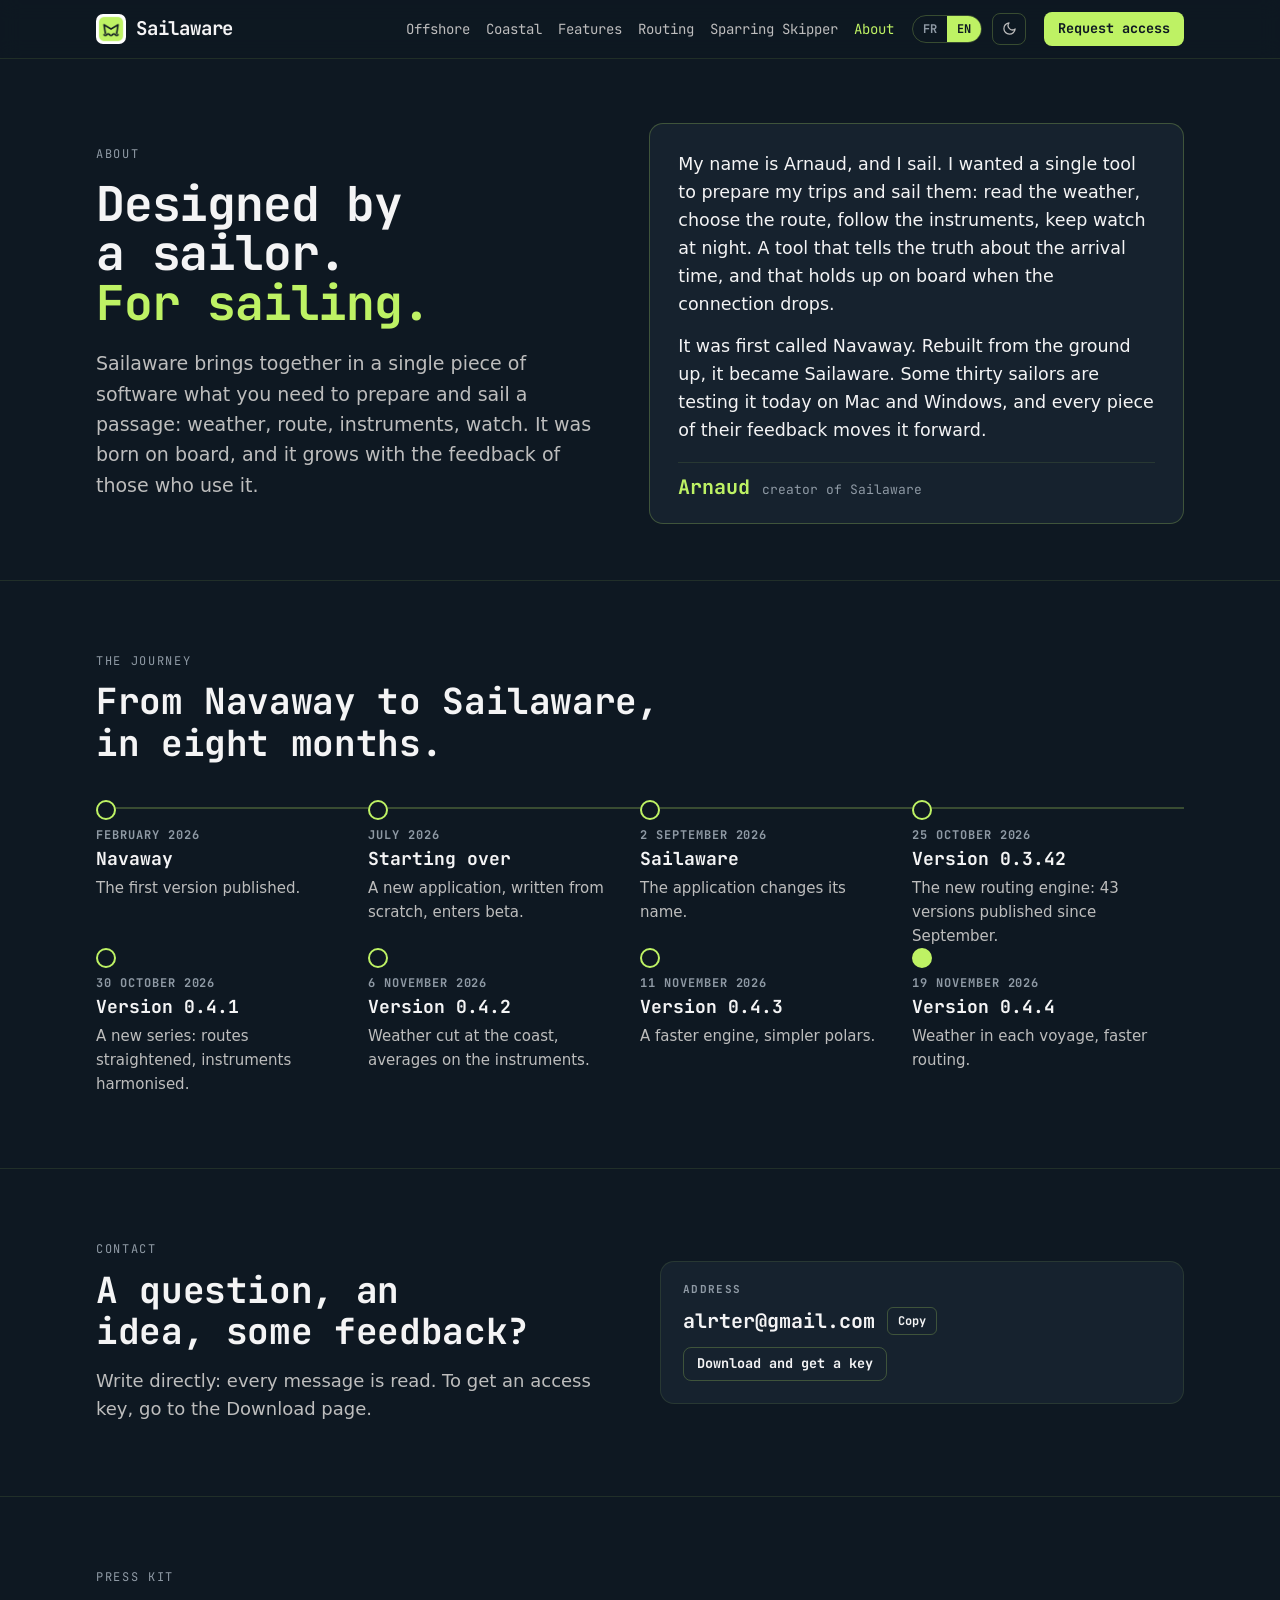
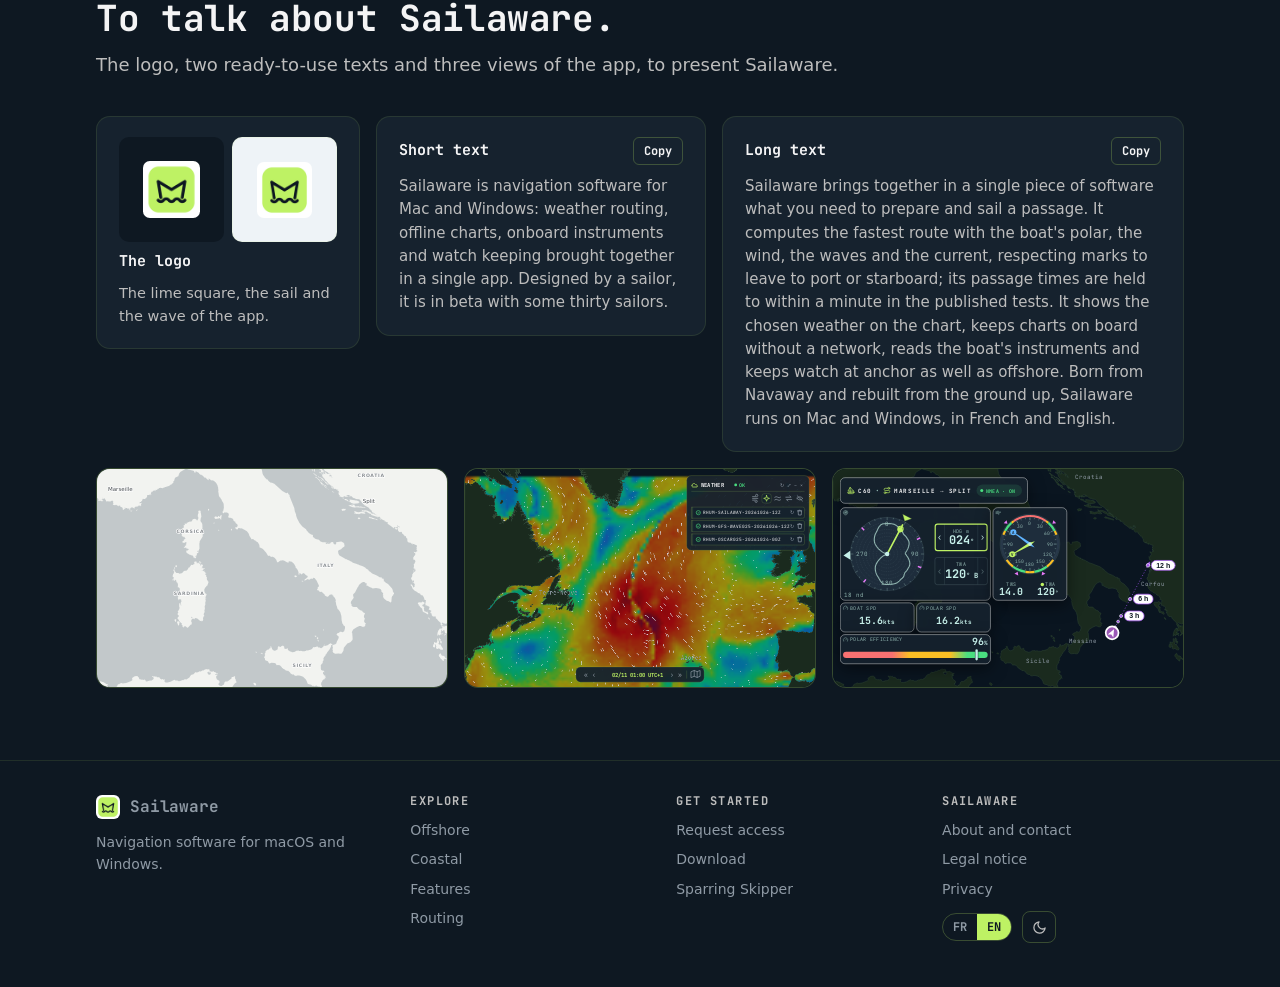
<file: about.html>
<!doctype html>
<html lang="fr" data-theme="dark">
<head>
<meta charset="utf-8">
<meta name="viewport" content="width=device-width, initial-scale=1, viewport-fit=cover">
<title data-en="About Sailaware">À propos de Sailaware</title>
<meta name="description" content="Sailaware, conçu par un navigateur pour naviguer : son histoire, de Navaway à Sailaware, le contact et le kit presse." data-en-content="Sailaware, designed by a sailor for sailing: its story from Navaway to Sailaware, contact and press kit.">
<meta name="theme-color" content="#0E1822">
<link rel="icon" href="data:image/svg+xml,%3Csvg xmlns='http://www.w3.org/2000/svg' viewBox='0 0 24 24'%3E%3Crect width='24' height='24' rx='6' fill='%23bef264'/%3E%3Cg fill='none' stroke='%230E1822' stroke-width='2.2' stroke-linecap='round' stroke-linejoin='round' transform='scale(0.72) translate(4.6 4.6)'%3E%3Cpath d='M2 20a2.4 2.4 0 0 0 2 1 2.4 2.4 0 0 0 2-1 2.4 2.4 0 0 1 2-1 2.4 2.4 0 0 1 2 1 2.4 2.4 0 0 0 2 1 2.4 2.4 0 0 0 2-1 2.4 2.4 0 0 1 2-1 2.4 2.4 0 0 1 2 1 2.4 2.4 0 0 0 2 1 2.4 2.4 0 0 0 2-1'/%3E%3Cpath d='M4 18 2 6l10 6 10-6-2 12'/%3E%3C/g%3E%3C/svg%3E">
<meta property="og:type" content="website">
<meta property="og:title" content="À propos de Sailaware">
<meta property="og:description" content="Sailaware, conçu par un navigateur pour naviguer : son histoire, de Navaway à Sailaware, le contact et le kit presse.">
<meta property="og:locale" content="fr_FR">
<meta property="og:locale:alternate" content="en_US">
<link rel="stylesheet" href="assets/site.css">
<script src="assets/site.js"></script>
<script src="assets/scenes.js"></script>
<script src="assets/maquettes/vent-atlantique.js"></script>
<script src="assets/maquettes.js"></script>
<script src="assets/maquettes/routage.js"></script>
<script src="assets/maquettes/instruments.js"></script>
<style>
/* page Offshore */
.duo { display: grid; grid-template-columns: minmax(0, 1fr) minmax(0, 1.1fr); gap: 48px; align-items: center; }
section.bloc > .wrap.duo { padding-block: 72px; }
.duo.inverse { grid-template-columns: minmax(0, .9fr) minmax(0, 1.2fr); }
.duo h2 { margin-top: 12px; }
.duo .intro { color: var(--muted); font-size: 18px; margin: 16px 0 22px; }
.planche { margin: 0; background: var(--surface); border: 1px solid var(--line-strong); border-radius: 14px; overflow: hidden; }
.planche svg { display: block; width: 100%; height: auto; }
.frise-meteo { display: flex; align-items: center; gap: 10px; padding: 12px 14px; border-top: 1px solid var(--line); font: 500 12px/1 var(--mono); color: var(--dim); }
.frise-meteo .piste { flex: 1; height: 4px; border-radius: 4px; background: var(--surface-2); position: relative; }
.frise-meteo .piste b { position: absolute; left: 0; top: 0; bottom: 0; width: 22%; border-radius: 4px; background: var(--accent); animation: avance 12s linear infinite; }
.frise-meteo .piste u { display: none; }
@keyframes avance { from { width: 4%; } to { width: 96%; } }
.profils { display: grid; grid-template-columns: repeat(5, minmax(0, 1fr)); gap: 12px; margin-bottom: 22px; }
.profil { background: var(--surface); border: 1px solid var(--line); border-radius: 12px; padding: 16px 16px 14px; display: grid; gap: 10px; align-content: start; }
.profil.choisi { border-color: var(--accent); }
.profil .nom { font: 700 17px/1.1 var(--mono); }
.profil .sous { font: 500 12px/1 var(--mono); color: var(--dim); text-transform: uppercase; letter-spacing: .1em; }
.profil .jauge { display: grid; gap: 4px; font: 500 12px/1.3 var(--mono); color: var(--muted); }
.profil .barre { height: 6px; border-radius: 6px; background: var(--surface-2); overflow: hidden; }
.profil .barre i { display: block; height: 100%; border-radius: 6px; background: var(--accent); }
.profil .barre.temps i { background: var(--iso); }
.cases.trois { grid-template-columns: repeat(3, minmax(0, 1fr)); }
.cases.quatre { grid-template-columns: repeat(4, minmax(0, 1fr)); }
.ligne-temps { margin: 0 0 6px; background: var(--surface); border: 1px solid var(--line); border-radius: 14px; padding: 18px 20px 8px; }
.ligne-temps svg { display: block; width: 100%; height: auto; }
.ligne-temps svg text { font-family: var(--mono); }
.tableau-route { width: 100%; margin-top: 14px; border-collapse: collapse; font: 500 13px/1.3 var(--mono); font-variant-numeric: tabular-nums; background: var(--surface); border: 1px solid var(--line); border-radius: 12px; overflow: hidden; }
.tableau-route th { text-align: right; font-weight: 600; font-size: 11px; letter-spacing: .08em; text-transform: uppercase; color: var(--dim); padding: 9px 10px; border-bottom: 1px solid var(--line); }
.tableau-route td { text-align: right; padding: 8px 10px; color: var(--muted); border-bottom: 1px solid var(--line); }
.tableau-route th:first-child, .tableau-route td:first-child { text-align: left; }
.tableau-route tr.vire td { color: var(--fg); background: color-mix(in srgb, var(--accent) 10%, transparent); }
.tableau-route tr:last-child td { border-bottom: 0; }
@media (max-width: 960px) {
  .duo, .duo.inverse { grid-template-columns: minmax(0, 1fr); gap: 30px; }
  .profils { grid-template-columns: repeat(2, minmax(0, 1fr)); }
  .cases.trois, .cases.quatre { grid-template-columns: repeat(2, minmax(0, 1fr)); }
}
@media (max-width: 620px) {
  .profils, .cases.trois, .cases.quatre { grid-template-columns: minmax(0, 1fr); }
  .tableau-route { font-size: 11.5px; }
  .tableau-route th, .tableau-route td { padding: 7px 6px; }
}

/* page Sparring Skipper */
.badge-ss { display: inline-block; font: 600 12px/1 var(--mono); letter-spacing: .12em; text-transform: uppercase; color: var(--on-accent); background: var(--accent); padding: 6px 9px; border-radius: 5px; }
.hero h1 { margin-top: 16px; }
.hero .chapeau b { color: var(--fg); font-weight: 600; }
.bulletin { margin: 0; background: var(--surface); border: 1px solid var(--line-strong); border-radius: 14px; padding: 22px 24px; display: grid; gap: 12px; box-shadow: 0 30px 80px -40px rgb(0 0 0 / .6); }
.b-tete { display: flex; justify-content: space-between; gap: 10px; flex-wrap: wrap; font: 600 12px/1.3 var(--mono); color: var(--dim); text-transform: uppercase; letter-spacing: .08em; }
.b-verdict { background: color-mix(in srgb, var(--accent) 10%, transparent); border-left: 3px solid var(--accent); border-radius: 6px; padding: 12px 14px; display: grid; gap: 4px; }
.b-verdict b { font: 700 19px/1.25 var(--mono); }
.b-verdict span { color: var(--muted); font-size: 15px; }
.b-ligne { display: flex; justify-content: space-between; gap: 12px; border-bottom: 1px solid var(--line); padding-bottom: 8px; font-size: 15px; color: var(--muted); }
.b-ligne b { font: 600 15px/1.3 var(--mono); color: var(--fg); text-decoration: underline; text-decoration-color: var(--accent); text-underline-offset: 4px; }
.b-ligne b u { text-decoration: none; }
.b-ligne .etoiles { text-decoration: none; color: var(--accent); letter-spacing: 2px; }
.b-ligne .etoiles i { font-style: normal; color: var(--surface-2); }
.b-pied { font: 500 12px/1.4 var(--mono); color: var(--dim); }
.chaine { list-style: none; margin: 0 0 22px; padding: 0; display: grid; grid-template-columns: repeat(6, minmax(0, 1fr)); gap: 10px; counter-reset: c; }
.chaine li { position: relative; background: var(--surface); border: 1px solid var(--line); border-radius: 12px; padding: 14px 14px 16px; display: grid; gap: 6px; align-content: start; }
.chaine li:not(:last-child)::after { content: "→"; position: absolute; right: -10px; top: 18px; font: 700 14px/1 var(--mono); color: var(--accent); background: var(--bg); padding: 2px 0; z-index: 1; }
.chaine .n { font: 700 12px/1 var(--mono); color: var(--on-accent); background: var(--accent); width: 22px; height: 22px; border-radius: 50%; display: grid; place-items: center; }
.chaine b { font: 600 14.5px/1.3 var(--mono); }
.chaine li > span:last-child { color: var(--muted); font-size: 14px; line-height: 1.45; }
.chaine li:nth-child(4) { border-color: var(--accent); }
.a-trous { margin: 0; display: grid; grid-template-columns: minmax(0, 1fr) auto minmax(0, 1fr); gap: 16px; align-items: center; }
.a-trous-l { background: var(--surface); border: 1px solid var(--line); border-radius: 12px; padding: 16px 18px; display: grid; gap: 8px; }
.a-trous-l .lib { font: 600 11px/1 var(--mono); letter-spacing: .12em; text-transform: uppercase; color: var(--dim); }
.a-trous-l p { font-size: 17px; }
.a-trous code { font: 600 14px/1 var(--mono); color: var(--iso); background: var(--surface-2); padding: 3px 6px; border-radius: 5px; }
.a-trous mark { font: 700 17px/1 var(--mono); color: var(--on-accent); background: var(--accent); padding: 2px 6px; border-radius: 5px; }
.a-trous .fleche { font: 700 24px/1 var(--mono); color: var(--accent); }
.niveaux3 { display: grid; grid-template-columns: repeat(3, minmax(0, 1fr)); gap: 16px; }
.niveau { background: var(--surface); border: 1px solid var(--line); border-radius: 14px; padding: 20px 22px; display: grid; gap: 8px; align-content: start; }
.niveau b { font: 700 18px/1.2 var(--mono); }
.niveau span { color: var(--muted); font-size: 15.5px; }
.pages { display: flex; height: 70px; align-items: flex-end; margin-bottom: 8px; }
.pages i { display: block; width: 46px; height: 62px; border-radius: 4px; background: var(--surface-2); border: 1px solid var(--line-strong); margin-left: -30px; box-shadow: -3px 3px 0 rgb(0 0 0 / .15); }
.pages i:first-child { margin-left: 0; }
.pages i:last-child { background: color-mix(in srgb, var(--accent) 18%, var(--surface-2)); }
.deux-volets { display: grid; grid-template-columns: repeat(2, minmax(0, 1fr)); gap: 20px; }
.volet-c { background: var(--surface); border: 1px solid var(--line); border-radius: 14px; overflow: hidden; display: grid; align-content: start; }
.volet-c > svg { display: block; width: 100%; height: auto; }
.volet-c .txt { padding: 18px 22px 22px; }
.volet-c h3 { font-size: 20px; margin-bottom: 10px; }
.liste-c { list-style: none; margin: 0; padding: 0; display: grid; gap: 8px; }
.liste-c li { display: grid; grid-template-columns: 18px 1fr; gap: 8px; color: var(--muted); }
.liste-c li::before { content: "→"; font-family: var(--mono); color: var(--accent); }
@media (max-width: 960px) {
  .chaine { grid-template-columns: repeat(2, minmax(0, 1fr)); }
  .chaine li::after { display: none; }
  .niveaux3, .deux-volets { grid-template-columns: minmax(0, 1fr); }
  .a-trous { grid-template-columns: minmax(0, 1fr); }
  .a-trous .fleche { transform: rotate(90deg); justify-self: center; }
}

/* appel final */
.fin .wrap { display: flex; flex-wrap: wrap; align-items: center; justify-content: space-between; gap: 22px; padding-block: 64px; }
.fin h2 { max-width: 18em; }
.fin p { color: var(--muted); margin-top: 10px; }

footer { border-top: 1px solid var(--line); color: var(--dim); font-size: 14px; }
footer .wrap { padding-block: 34px 44px; display: grid; grid-template-columns: 1.2fr repeat(3, minmax(0, 1fr)); gap: 24px; }
footer h4 { font: 600 12px/1 var(--mono); letter-spacing: .12em; text-transform: uppercase; color: var(--muted); margin: 0 0 12px; }
footer ul { list-style: none; margin: 0; padding: 0; display: grid; gap: 7px; }
footer a { text-decoration: none; }
footer a:hover { color: var(--fg); }

@media (max-width: 960px) {
  nav.menu { display: none; }
  nav.menu.ouvert { display: grid; position: absolute; top: 100%; left: 0; right: 0; gap: 0; background: var(--bg); border-bottom: 1px solid var(--line); padding-left: max(16px, env(safe-area-inset-left, 0px)); padding-right: max(16px, env(safe-area-inset-right, 0px)); }
  nav.menu.ouvert a { padding-block: 14px; border-top: 1px solid var(--line); }
  .burger { display: inline-block; }
  header.top .langue { display: none; }
  .hero .wrap { grid-template-columns: minmax(0, 1fr); gap: 34px; padding-block: 40px; }
  .forts { grid-template-columns: repeat(2, minmax(0, 1fr)); }
  .preuve .chiffres, .familles { grid-template-columns: repeat(2, minmax(0, 1fr)); }
  .abord .wrap.grille { grid-template-columns: minmax(0, 1fr); }
  footer .wrap { grid-template-columns: repeat(2, minmax(0, 1fr)); }
}
@media (max-width: 620px) {
  body { font-size: 16px; }
  header.top .btn-plein { display: none; }
  .portes, .ss .volets, .forts { grid-template-columns: minmax(0, 1fr); }
  section.bloc > .wrap { padding-block: 52px; }
  .porte, .volet { padding: 22px; }
  .instruments { grid-template-columns: repeat(2, minmax(0, 1fr)); }
  .instr.large { grid-column: span 2; }
}
@media (prefers-reduced-motion: reduce) { * { scroll-behavior: auto !important; } }
/* page À propos — le mot d'Arnaud, le chemin de Navaway à Sailaware, les règles, le contact, le kit presse */
.hero .wrap.ap-hero { grid-template-columns: minmax(0, 1fr) minmax(0, 1.05fr); }
.mot { margin: 0; background: var(--surface); border: 1px solid var(--line-strong); border-radius: 14px; padding: 26px 28px; display: grid; gap: 18px; }
.mot blockquote { margin: 0; display: grid; gap: 14px; }
.mot blockquote p { font-size: 17.5px; line-height: 1.6; color: var(--fg); }
.mot figcaption { display: flex; align-items: baseline; gap: 12px; border-top: 1px solid var(--line); padding-top: 14px; }
.mot .sig { font: 700 20px/1 var(--mono); color: var(--accent); }
.mot figcaption span:last-child { font: 500 13px/1 var(--mono); color: var(--dim); }
.frise-ap { list-style: none; margin: 0; padding: 0; display: grid; grid-template-columns: repeat(4, minmax(0, 1fr)); gap: 0; position: relative; }
.frise-ap::before { content: ""; position: absolute; left: 0; right: 0; top: 7px; height: 2px; background: var(--line-strong); }
.frise-ap li { position: relative; padding: 28px 18px 0 0; display: grid; gap: 6px; align-content: start; }
.frise-ap li::before { content: ""; position: absolute; left: 0; top: 0; width: 16px; height: 16px; border-radius: 50%; background: var(--bg); border: 2px solid var(--accent); }
.frise-ap li.maintenant::before { background: var(--accent); }
.frise-ap .quand { font: 600 12px/1.2 var(--mono); letter-spacing: .08em; text-transform: uppercase; color: var(--dim); }
.frise-ap b { font: 700 18px/1.2 var(--mono); }
.frise-ap li > span:last-child { color: var(--muted); font-size: 15px; }
.regles { display: grid; grid-template-columns: repeat(4, minmax(0, 1fr)); gap: 16px; }
.regle { border-top: 2px solid var(--accent); padding-top: 16px; display: grid; gap: 8px; align-content: start; }
.regle b { font: 600 16px/1.3 var(--mono); }
.regle span { color: var(--muted); font-size: 15px; line-height: 1.5; }
.duo-ap { display: grid; grid-template-columns: minmax(0, 1fr) minmax(0, 1fr); gap: 40px; align-items: center; }
section.bloc > .wrap.duo-ap { padding-block: 72px; }
.duo-ap h2 { margin-top: 12px; }
.duo-ap .intro { color: var(--muted); font-size: 18px; margin-top: 14px; }
.adresse { background: var(--surface); border: 1px solid var(--line); border-radius: 14px; padding: 22px; display: grid; gap: 12px; justify-items: start; }
.adresse .lib, .kit .lib { font: 600 11px/1 var(--mono); letter-spacing: .12em; text-transform: uppercase; color: var(--dim); }
.adr-ligne { display: flex; flex-wrap: wrap; align-items: center; gap: 12px; }
.adr-ligne b { font: 600 20px/1.2 var(--mono); user-select: all; overflow-wrap: anywhere; }
.dl-copy { font: 600 12px/1 var(--mono); color: var(--fg); background: transparent; border: 1px solid var(--line-strong); border-radius: 6px; padding: 7px 10px; cursor: pointer; }
.dl-copy.done { color: var(--on-accent); background: var(--accent); border-color: var(--accent); }
.kit { display: grid; grid-template-columns: minmax(0, .8fr) minmax(0, 1fr) minmax(0, 1.4fr); gap: 16px; align-items: start; }
.kit article { background: var(--surface); border: 1px solid var(--line); border-radius: 14px; padding: 20px 22px; display: grid; gap: 10px; align-content: start; }
.kit article > b, .kt-tete b { font: 600 15px/1.3 var(--mono); }
.kit article > span { color: var(--muted); font-size: 14.5px; }
.kt-tete { display: flex; justify-content: space-between; align-items: center; gap: 10px; }
.kit-texte p { color: var(--muted); font-size: 15px; line-height: 1.55; }
.logos { display: grid; grid-template-columns: 1fr 1fr; gap: 8px; }
.logos span { display: grid; place-items: center; aspect-ratio: 1; border-radius: 10px; }
.logos .fond-nuit { background: #0e1822; }
.logos .fond-jour { background: #eef3f7; border: 1px solid var(--line); }
.logos img { width: 54%; height: auto; border-radius: 12%; }
.captures-kit { display: grid; grid-template-columns: repeat(3, minmax(0, 1fr)); gap: 16px; margin-top: 16px; }
.capture { margin: 0; aspect-ratio: 16 / 10; border: 1px dashed var(--line-strong); border-radius: 14px; background: repeating-linear-gradient(135deg, var(--surface) 0 14px, color-mix(in srgb, var(--surface) 72%, var(--bg)) 14px 28px); display: grid; place-items: center; text-align: center; padding: 18px; }
.capture span { font: 500 12.5px/1.5 var(--mono); color: var(--dim); max-width: 24em; }
.capture b { display: block; color: var(--muted); font-weight: 600; margin-bottom: 6px; letter-spacing: .12em; text-transform: uppercase; font-size: 11px; }
.capture.maquette { background: var(--sea); border-style: solid; padding: 0; overflow: hidden; display: block; }
.capture.maquette svg { display: block; width: 100%; height: 100%; }
@media (max-width: 960px) {
  .hero .wrap.ap-hero, .duo-ap, .kit { grid-template-columns: minmax(0, 1fr); }
  .frise-ap, .regles { grid-template-columns: repeat(2, minmax(0, 1fr)); row-gap: 28px; }
  .frise-ap::before { display: none; }
  .captures-kit { grid-template-columns: minmax(0, 1fr); }
}
@media (max-width: 620px) {
  .frise-ap, .regles { grid-template-columns: minmax(0, 1fr); }
}
</style>
</head>
<body>
<header class="top">
  <div class="wrap">
    <a class="marque" href="index.html"><img alt="" src="assets/logo.png">Sailaware</a>
    <nav class="menu" id="menu" aria-label="Navigation principale" data-en-aria-label="Main navigation">
      <a href="offshore.html">Offshore</a>
      <a href="coastal.html">Coastal</a>
      <a href="features.html" data-en="Features">Fonctionnalités</a>
      <a href="routing.html" data-en="Routing">Le routage</a>
      <a href="sparring-skipper.html">Sparring Skipper</a>
      <a href="about.html" aria-current="page" data-en="About">À propos</a>
    </nav>
    <div class="outils" style="display:flex;gap:10px;align-items:center">
      <div class="pill-toggle" role="group" aria-label="Langue" data-en-aria-label="Language"><button type="button" data-lang="fr" aria-pressed="true">FR</button><button type="button" data-lang="en" aria-pressed="false">EN</button></div>
      <button class="icon-btn theme-btn" type="button" aria-label="Basculer jour / nuit" data-en-aria-label="Switch day / night" title="Jour / Nuit" data-en-title="Day / Night"><svg width="15" height="15" viewBox="0 0 24 24" fill="none" stroke="currentColor" stroke-width="2" stroke-linecap="round" stroke-linejoin="round"><path d="M21 12.79A9 9 0 1 1 11.21 3 7 7 0 0 0 21 12.79z"/></svg></button>
    </div>
    <a class="btn btn-plein btn-petit" href="download.html#acces" data-en="Request access">Demander l'accès</a>
    <button class="burger" id="burger" type="button" aria-expanded="false" aria-controls="menu">Menu</button>
  </div>
</header>

<main id="haut">
<section class="hero">
  <div class="wrap ap-hero">
    <div>
      <div class="eyebrow" data-en="About">À propos</div>
      <h1 data-en="Designed by a sailor.<br><em>For sailing.</em>">Conçu par un navigateur.<br><em>Pour naviguer.</em></h1>
      <p class="chapeau" data-en="Sailaware brings together in a single piece of software what you need to prepare and sail a passage: weather, route, instruments, watch. It was born on board, and it grows with the feedback of those who use it.">Sailaware réunit dans un seul logiciel ce qui sert à préparer et à mener une navigation : la météo, la route, les instruments, la veille. Il est né à bord, et il grandit avec les retours de ceux qui l'utilisent.</p>
    </div>
    <figure class="mot">
      <blockquote>
        <p data-en="My name is Arnaud, and I sail. I wanted a single tool to prepare my trips and sail them: read the weather, choose the route, follow the instruments, keep watch at night. A tool that tells the truth about the arrival time, and that holds up on board when the connection drops.">Je m'appelle Arnaud, et je navigue. J'ai voulu un seul outil pour préparer mes navigations et les mener : lire la météo, choisir la route, suivre les instruments, veiller la nuit. Un outil qui dise la vérité sur l'heure d'arrivée, et qui tienne à bord quand la connexion tombe.</p>
        <p data-en="It was first called Navaway. Rebuilt from the ground up, it became Sailaware. Some thirty sailors are testing it today on Mac and Windows, and every piece of their feedback moves it forward.">Il s'est d'abord appelé Navaway. Refait de fond en comble, il est devenu Sailaware. Une trentaine de navigateurs le testent aujourd'hui sur Mac et sur Windows, et chacun de leurs retours le fait avancer.</p>
      </blockquote>
      <figcaption><span class="sig">Arnaud</span><span data-en="creator of Sailaware">créateur de Sailaware</span></figcaption>
    </figure>
  </div>
</section>

<section class="bloc" id="chemin">
  <div class="wrap">
    <div class="tete">
      <div class="eyebrow" data-en="The journey">Le chemin</div>
      <h2 data-en="From Navaway to Sailaware, in eight months.">De Navaway à Sailaware, en huit mois.</h2>
    </div>
    <ol class="frise-ap">
      <li><span class="quand" data-en="February 2026">Février 2026</span><b>Navaway</b><span data-en="The first version published.">La première version publiée.</span></li>
      <li><span class="quand" data-en="July 2026">Juillet 2026</span><b data-en="Starting over">Tout refaire</b><span data-en="A new application, written from scratch, enters beta.">Une nouvelle application, écrite de zéro, entre en bêta.</span></li>
      <li><span class="quand" data-en="2 September 2026">2 septembre 2026</span><b>Sailaware</b><span data-en="The application changes its name.">L'application change de nom.</span></li>
      <li><span class="quand" data-en="25 October 2026">25 octobre 2026</span><b>Version 0.3.42</b><span data-en="The new routing engine: 43 versions published since September.">Le nouveau moteur de routage : 43 versions publiées depuis septembre.</span></li>
      <li><span class="quand" data-en="30 October 2026">30 octobre 2026</span><b>Version 0.4.1</b><span data-en="A new series: routes straightened, instruments harmonised.">Une nouvelle série : des routes redressées, des instruments harmonisés.</span></li>
      <li><span class="quand" data-en="6 November 2026">6 novembre 2026</span><b>Version 0.4.2</b><span data-en="Weather cut at the coast, averages on the instruments.">La météo découpée à la côte, des moyennes aux instruments.</span></li>
      <li><span class="quand" data-en="11 November 2026">11 novembre 2026</span><b>Version 0.4.3</b><span data-en="A faster engine, simpler polars.">Un moteur plus rapide, des polaires plus simples.</span></li>
      <li class="maintenant"><span class="quand" data-en="19 November 2026">19 novembre 2026</span><b>Version 0.4.4</b><span data-en="Weather in each voyage, faster routing.">La météo dans chaque voyage, un routage plus rapide.</span></li>
    </ol>
  </div>
</section>

<section class="bloc" id="contact">
  <div class="wrap duo-ap">
    <div>
      <div class="eyebrow">Contact</div>
      <h2 data-en="A question, an idea, some feedback?">Une question, une idée, un retour ?</h2>
      <p class="intro" data-en="Write directly: every message is read. To get an access key, go to the Download page.">Écrivez directement : chaque message est lu. Pour obtenir une clé d'accès, passez par la page Télécharger.</p>
    </div>
    <div class="adresse">
      <span class="lib" data-en="Address">Adresse</span>
      <div class="adr-ligne"><b id="adr" class="selectable">alrter@gmail.com</b><button type="button" class="dl-copy" data-en="Copy" data-copie="adr">Copier</button></div>
      <a class="btn btn-trait btn-petit" href="download.html#acces" data-en="Download and get a key">Télécharger et obtenir une clé</a>
    </div>
  </div>
</section>

<section class="bloc" id="presse">
  <div class="wrap">
    <div class="tete">
      <div class="eyebrow" data-en="Press kit">Kit presse</div>
      <h2 data-en="To talk about Sailaware.">Pour parler de Sailaware.</h2>
      <p data-en="The logo, two ready-to-use texts and three views of the app, to present Sailaware.">Le logo, deux textes prêts à reprendre et trois aperçus de l'application, pour présenter Sailaware.</p>
    </div>
    <div class="kit">
      <article class="kit-logo">
        <div class="logos"><span class="fond-nuit"><img alt="Logo Sailaware sur fond de nuit" data-en-alt="Sailaware logo on a night background" id="logo1"></span><span class="fond-jour"><img alt="Logo Sailaware sur fond clair" data-en-alt="Sailaware logo on a light background" id="logo2"></span></div>
        <b data-en="The logo">Le logo</b><span data-en="The lime square, the sail and the wave of the app.">Le carré lime, la voile et la vague de l'application.</span>
      </article>
      <article class="kit-texte">
        <div class="kt-tete"><b data-en="Short text">Texte court</b><button type="button" class="dl-copy" data-en="Copy" data-copie="court">Copier</button></div>
        <p id="court" data-en="Sailaware is navigation software for Mac and Windows: weather routing, offline charts, onboard instruments and watch keeping brought together in a single app. Designed by a sailor, it is in beta with some thirty sailors.">Sailaware est un logiciel de navigation pour Mac et Windows : routage météo, cartes hors ligne, instruments du bord et veille réunis dans une seule application. Conçu par un navigateur, il est en bêta auprès d'une trentaine de marins.</p>
      </article>
      <article class="kit-texte">
        <div class="kt-tete"><b data-en="Long text">Texte long</b><button type="button" class="dl-copy" data-en="Copy" data-copie="long">Copier</button></div>
        <p id="long" data-en="Sailaware brings together in a single piece of software what you need to prepare and sail a passage. It computes the fastest route with the boat's polar, the wind, the waves and the current, respecting marks to leave to port or starboard; its passage times are held to within a minute in the published tests. It shows the chosen weather on the chart, keeps charts on board without a network, reads the boat's instruments and keeps watch at anchor as well as offshore. Born from Navaway and rebuilt from the ground up, Sailaware runs on Mac and Windows, in French and English.">Sailaware réunit dans un seul logiciel ce qui sert à préparer et à mener une navigation. Il calcule la route la plus rapide avec la polaire du bateau, le vent, les vagues et le courant, en respectant les marques à laisser à bâbord ou à tribord ; ses heures de passage sont tenues à moins d'une minute sur les essais publiés. Il affiche la météo choisie sur la carte, garde les cartes à bord sans réseau, lit les instruments du bord et veille au mouillage comme au large. Né de Navaway et refait de fond en comble, Sailaware fonctionne sur Mac et sur Windows, en français et en anglais.</p>
      </article>
    </div>
    <div class="captures-kit" id="kit-maquettes"></div>
  </div>
</section>
</main>

<footer>
  <div class="wrap">
    <div><a class="marque" href="index.html" style="font-size:16px"><img alt="" src="assets/logo.png" style="width:24px;height:24px;border-radius:6px">Sailaware</a><p style="margin-top:12px" data-en="Navigation software for macOS and Windows.">Logiciel de navigation pour macOS et Windows.</p></div>
    <div><h4 data-en="Explore">Naviguer</h4><ul><li><a href="offshore.html">Offshore</a></li><li><a href="coastal.html">Coastal</a></li><li><a href="features.html" data-en="Features">Fonctionnalités</a></li><li><a href="routing.html" data-en="Routing">Le routage</a></li></ul></div>
    <div><h4 data-en="Get started">Commencer</h4><ul><li><a href="download.html#acces" data-en="Request access">Demander l'accès</a></li><li><a href="download.html" data-en="Download">Télécharger</a></li><li><a href="sparring-skipper.html">Sparring Skipper</a></li></ul></div>
    <div><h4>Sailaware</h4><ul><li><a href="about.html" data-en="About and contact">À propos et contact</a></li><li><a href="mentions-legales.html" data-en="Legal notice">Mentions légales</a></li><li><a href="confidentialite.html" data-en="Privacy">Confidentialité</a></li><li class="reglages"><div class="pill-toggle" role="group" aria-label="Langue" data-en-aria-label="Language"><button type="button" data-lang="fr" aria-pressed="true">FR</button><button type="button" data-lang="en" aria-pressed="false">EN</button></div><button class="icon-btn theme-btn" type="button" aria-label="Basculer jour / nuit" data-en-aria-label="Switch day / night"><svg width="15" height="15" viewBox="0 0 24 24" fill="none" stroke="currentColor" stroke-width="2" stroke-linecap="round" stroke-linejoin="round"><path d="M21 12.79A9 9 0 1 1 11.21 3 7 7 0 0 0 21 12.79z"/></svg></button></li></ul></div>
  </div>
</footer>

<script>
/* Le logo du kit et les boutons « Copier » (repris de la maquette). */
(function () {
  // le logo du kit : celui de l'en-tête, en plus grand
  var src = document.querySelector(".marque img").getAttribute("src");
  ["logo1", "logo2"].forEach(function (id) { document.getElementById(id).setAttribute("src", src); });
  // copier l'adresse et les textes du kit
  function repli(text) { try { var ta = document.createElement("textarea"); ta.value = text; ta.style.position = "fixed"; ta.style.opacity = "0"; document.body.appendChild(ta); ta.select(); document.execCommand("copy"); ta.remove(); } catch (e) {} }
  document.querySelectorAll("[data-copie]").forEach(function (btn) {
    btn.addEventListener("click", function () {
      var text = document.getElementById(btn.getAttribute("data-copie")).textContent;
      var fait = function () { btn.classList.add("done"); btn.textContent = SW.t("Copié !", "Copied!"); setTimeout(function () { btn.classList.remove("done"); btn.textContent = SW.t("Copier", "Copy"); }, 1800); };
      if (navigator.clipboard && navigator.clipboard.writeText) navigator.clipboard.writeText(text).then(fait, function () { repli(text); fait(); });
      else { repli(text); fait(); }
    });
  });

  // le kit presse : trois maquettes de l'application (assets/maquettes.js), celles de la page Fonctionnalités
  var KIT = [["routage", "Le routage : l'éventail des isochrones et la route retenue.", "Routing: the fan of isochrones and the chosen route."],
    ["meteo", "La météo : un vrai vent en particules, la frise du temps et le widget Météo.", "Weather: real wind as particles, the timeline and the Weather widget."],
    ["instruments", "Les instruments : la grille du bord, de nuit.", "Instruments: the onboard grid, at night."]];
  function kit() {
    var k = document.getElementById("kit-maquettes"); if (!k || !window.MAQUETTES) return;
    k.innerHTML = KIT.filter(function (m) { return MAQUETTES[m[0]]; }).map(function (m) {
      return '<figure class="capture maquette" role="img" aria-label="' + SW.t(m[1], m[2]) + '">' + MAQUETTES[m[0]]() + "</figure>";
    }).join("");
    MAQUETTES_ANIMER(k);
  }
  kit(); document.addEventListener("langue", kit);
})();
</script>
</body>
</html>
</file>
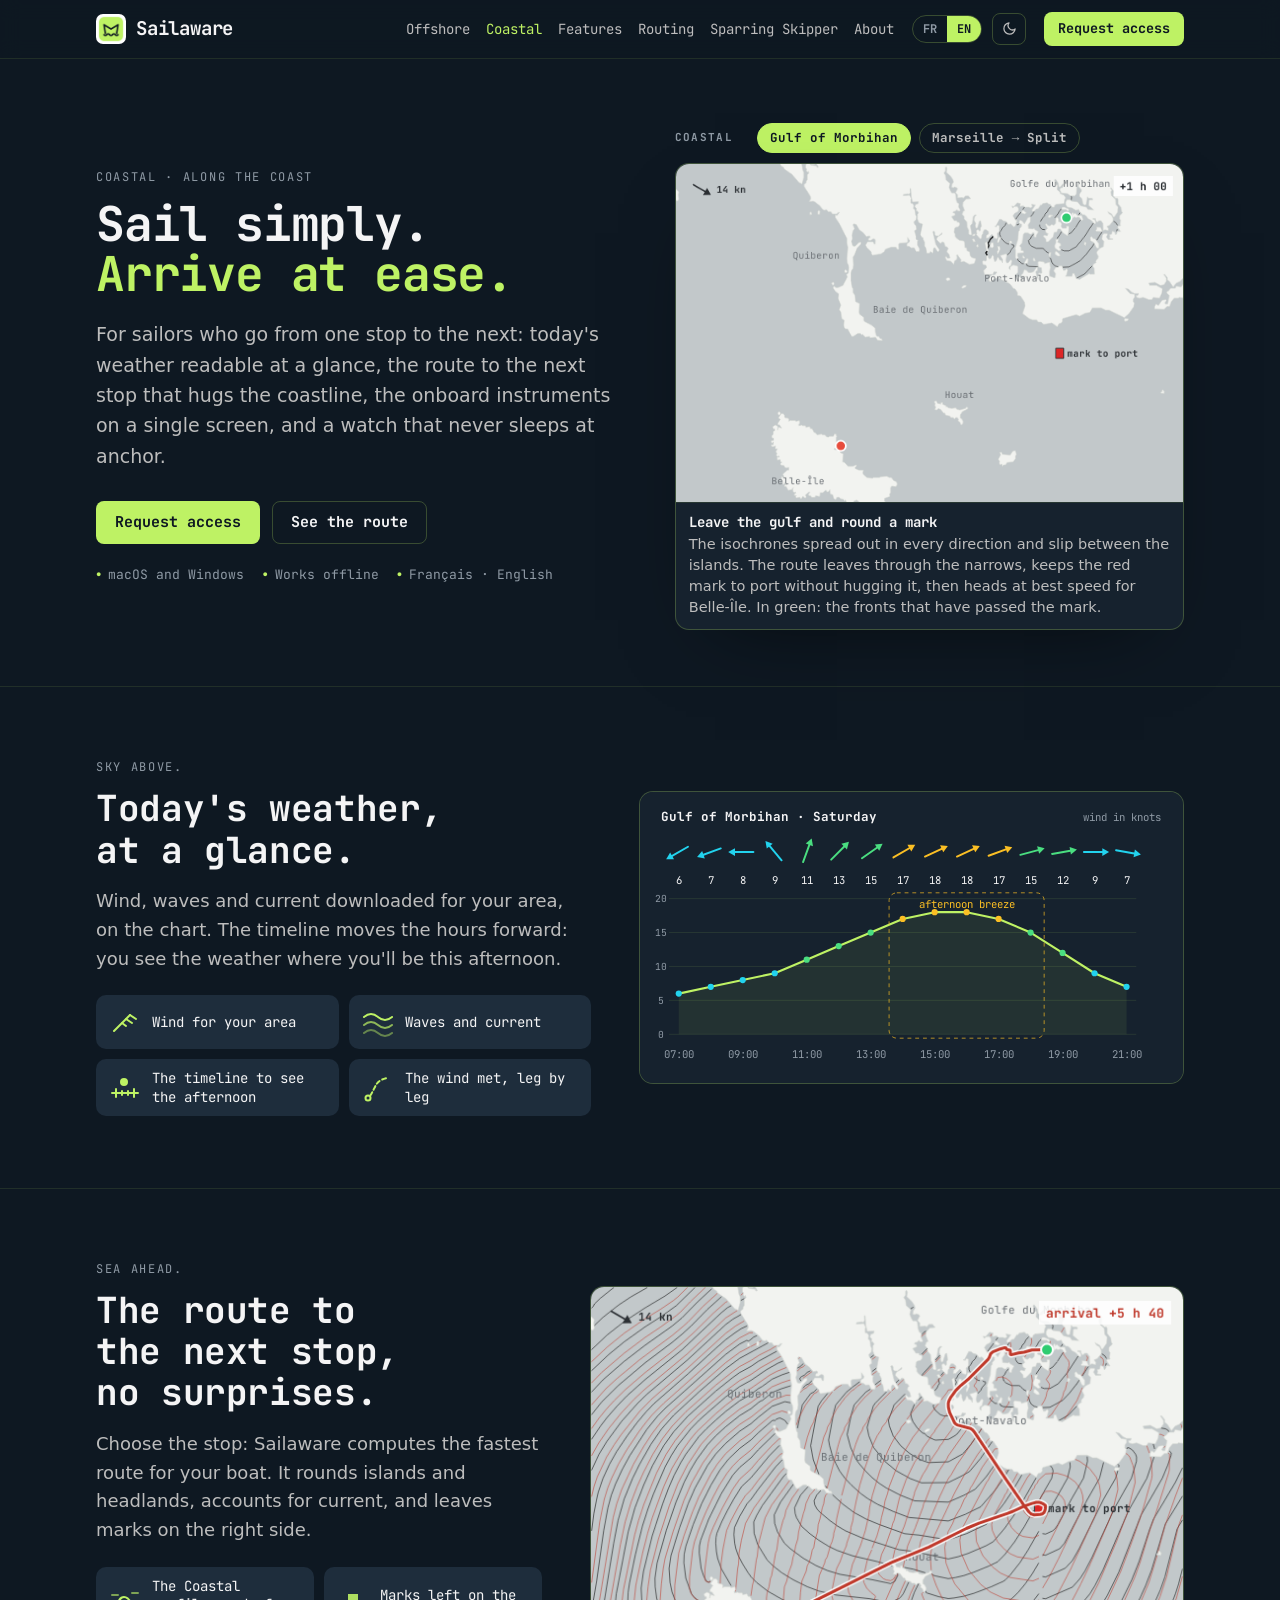
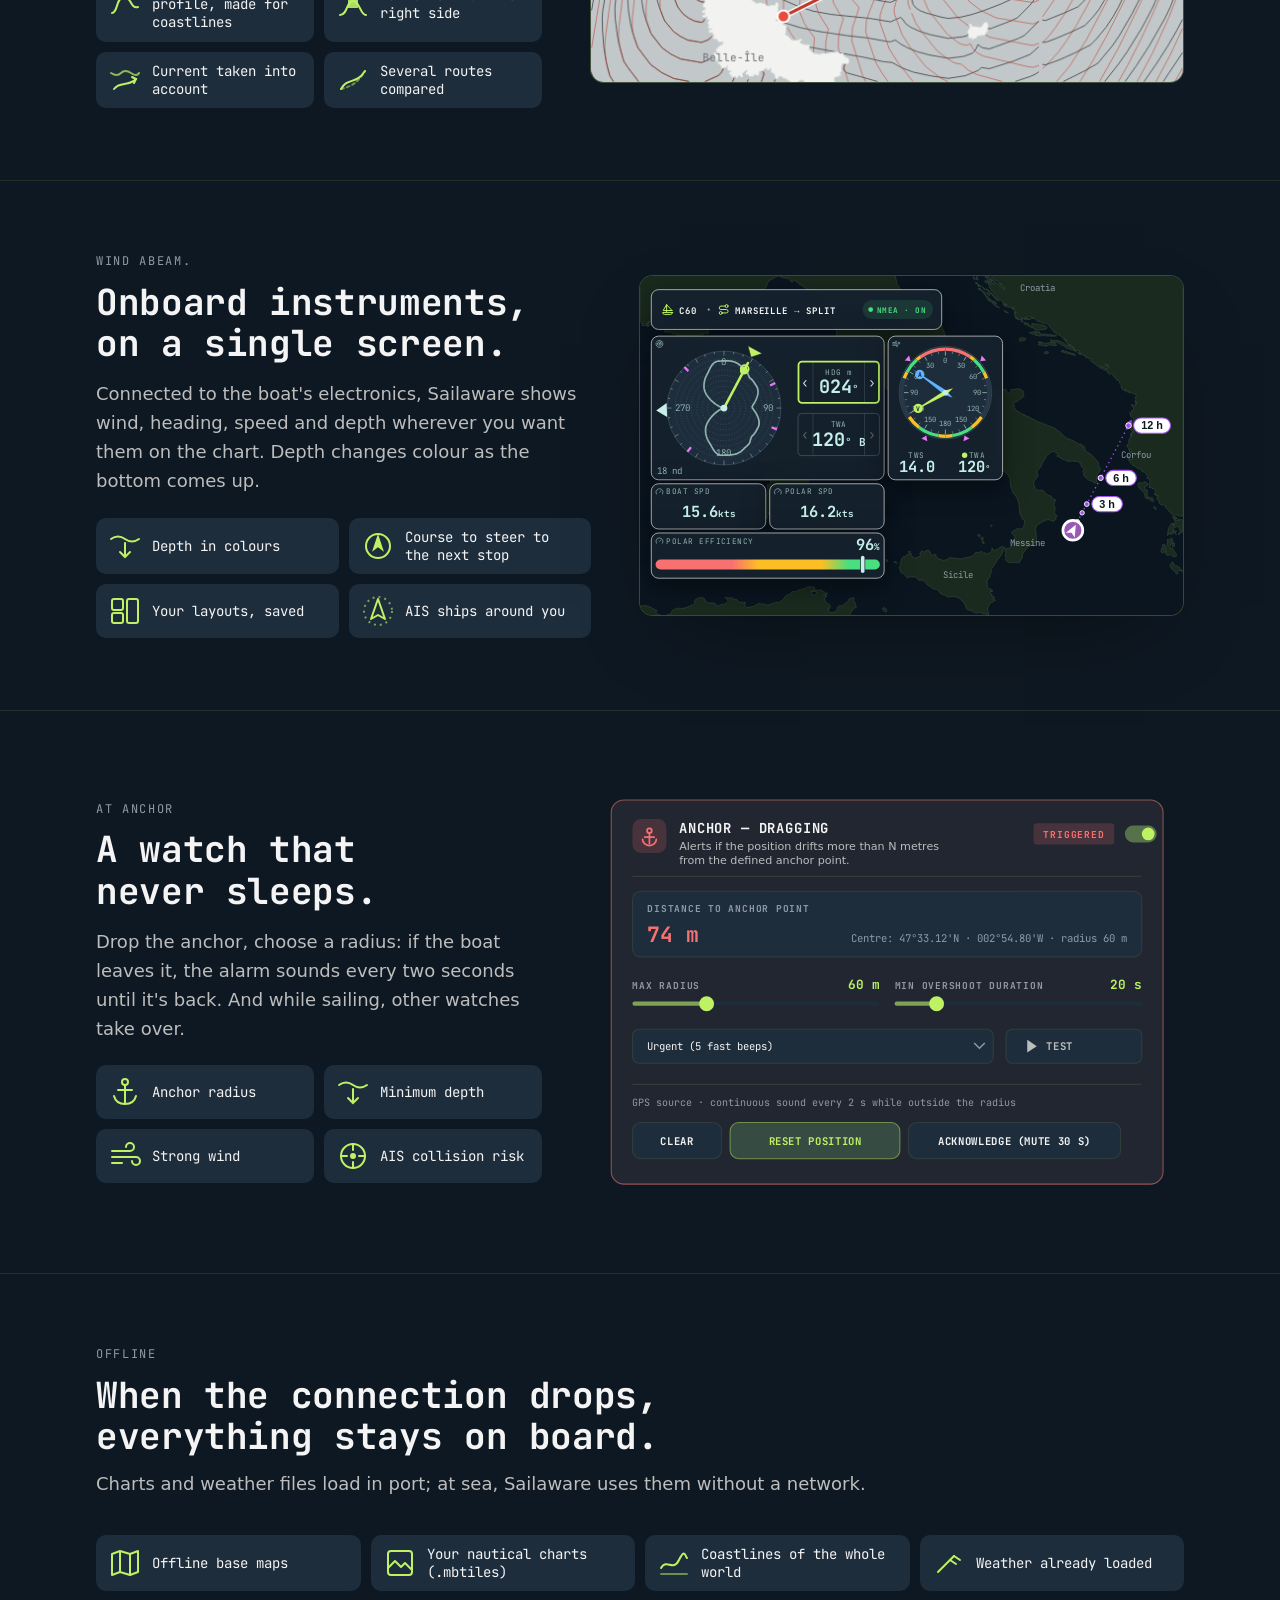
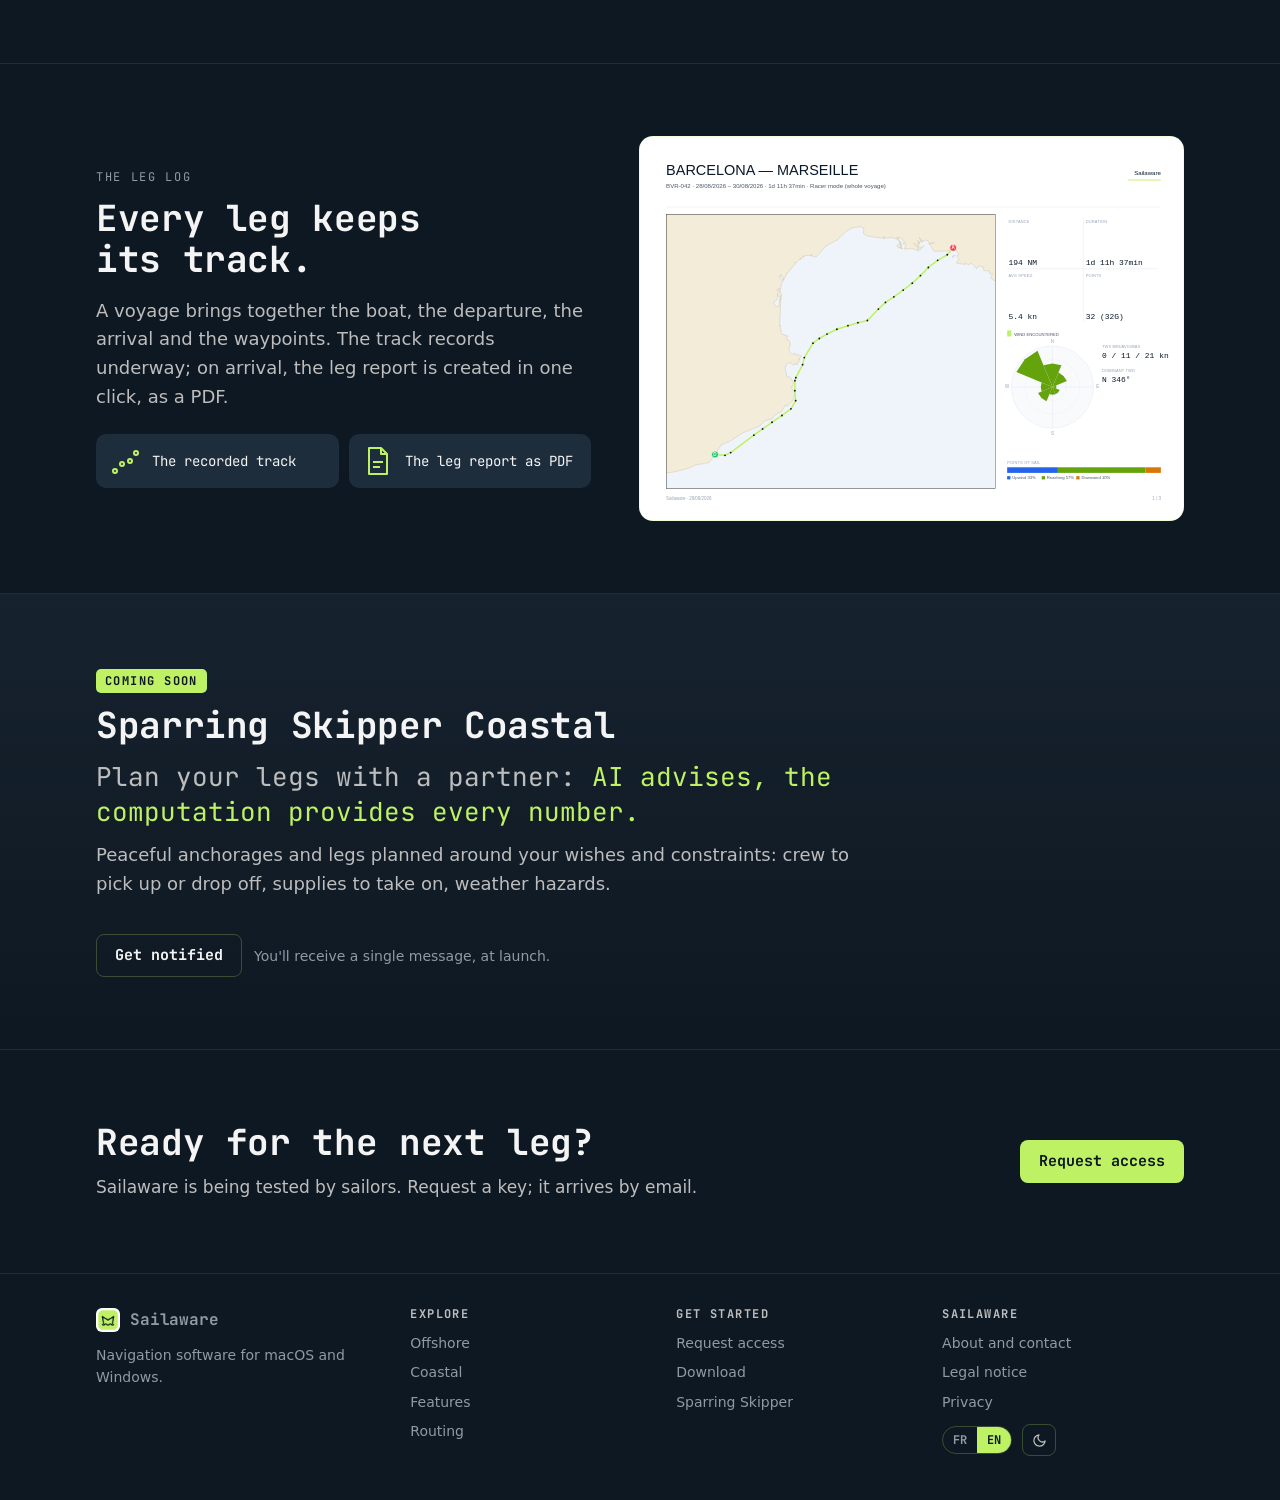
<file: coastal.html>
<!doctype html>
<html lang="fr" data-theme="dark">
<head>
<meta charset="utf-8">
<meta name="viewport" content="width=device-width, initial-scale=1, viewport-fit=cover">
<title data-en="Sailaware Coastal — sail simply, arrive at ease">Sailaware Coastal — naviguer simplement, arriver serein</title>
<meta name="description" content="Sailaware pour la navigation côtière : la météo du jour d'un coup d'œil, la route vers l'étape, les instruments du bord, l'alarme de mouillage et les cartes hors ligne." data-en-content="Sailaware for coastal sailing: today's weather at a glance, the route to the next stop, onboard instruments, the anchor alarm and offline charts.">
<meta name="theme-color" content="#0E1822">
<link rel="icon" href="data:image/svg+xml,%3Csvg xmlns='http://www.w3.org/2000/svg' viewBox='0 0 24 24'%3E%3Crect width='24' height='24' rx='6' fill='%23bef264'/%3E%3Cg fill='none' stroke='%230E1822' stroke-width='2.2' stroke-linecap='round' stroke-linejoin='round' transform='scale(0.72) translate(4.6 4.6)'%3E%3Cpath d='M2 20a2.4 2.4 0 0 0 2 1 2.4 2.4 0 0 0 2-1 2.4 2.4 0 0 1 2-1 2.4 2.4 0 0 1 2 1 2.4 2.4 0 0 0 2 1 2.4 2.4 0 0 0 2-1 2.4 2.4 0 0 1 2-1 2.4 2.4 0 0 1 2 1 2.4 2.4 0 0 0 2 1 2.4 2.4 0 0 0 2-1'/%3E%3Cpath d='M4 18 2 6l10 6 10-6-2 12'/%3E%3C/g%3E%3C/svg%3E">
<meta property="og:type" content="website">
<meta property="og:title" content="Sailaware Coastal — naviguer simplement, arriver serein">
<meta property="og:description" content="Sailaware pour la navigation côtière : la météo du jour d'un coup d'œil, la route vers l'étape, les instruments du bord, l'alarme de mouillage et les cartes hors ligne.">
<meta property="og:locale" content="fr_FR">
<meta property="og:locale:alternate" content="en_US">
<link rel="stylesheet" href="assets/site.css">
<script src="assets/site.js"></script>
<script src="assets/scenes.js"></script>
<script src="assets/maquettes/rapport-barcelone.js"></script>
<script src="assets/maquettes.js"></script>
<script src="assets/maquettes/instruments.js"></script>
<style>
/* page Offshore */
.duo { display: grid; grid-template-columns: minmax(0, 1fr) minmax(0, 1.1fr); gap: 48px; align-items: center; }
section.bloc > .wrap.duo { padding-block: 72px; }
.duo.inverse { grid-template-columns: minmax(0, .9fr) minmax(0, 1.2fr); }
.duo h2 { margin-top: 12px; }
.duo .intro { color: var(--muted); font-size: 18px; margin: 16px 0 22px; }
.planche { margin: 0; background: var(--surface); border: 1px solid var(--line-strong); border-radius: 14px; overflow: hidden; }
.planche svg { display: block; width: 100%; height: auto; }
.frise-meteo { display: flex; align-items: center; gap: 10px; padding: 12px 14px; border-top: 1px solid var(--line); font: 500 12px/1 var(--mono); color: var(--dim); }
.frise-meteo .piste { flex: 1; height: 4px; border-radius: 4px; background: var(--surface-2); position: relative; }
.frise-meteo .piste b { position: absolute; left: 0; top: 0; bottom: 0; width: 22%; border-radius: 4px; background: var(--accent); animation: avance 12s linear infinite; }
.frise-meteo .piste u { display: none; }
@keyframes avance { from { width: 4%; } to { width: 96%; } }
.profils { display: grid; grid-template-columns: repeat(5, minmax(0, 1fr)); gap: 12px; margin-bottom: 22px; }
.profil { background: var(--surface); border: 1px solid var(--line); border-radius: 12px; padding: 16px 16px 14px; display: grid; gap: 10px; align-content: start; }
.profil.choisi { border-color: var(--accent); }
.profil .nom { font: 700 17px/1.1 var(--mono); }
.profil .sous { font: 500 12px/1 var(--mono); color: var(--dim); text-transform: uppercase; letter-spacing: .1em; }
.profil .jauge { display: grid; gap: 4px; font: 500 12px/1.3 var(--mono); color: var(--muted); }
.profil .barre { height: 6px; border-radius: 6px; background: var(--surface-2); overflow: hidden; }
.profil .barre i { display: block; height: 100%; border-radius: 6px; background: var(--accent); }
.profil .barre.temps i { background: var(--iso); }
.cases.trois { grid-template-columns: repeat(3, minmax(0, 1fr)); }
.cases.quatre { grid-template-columns: repeat(4, minmax(0, 1fr)); }
.ligne-temps { margin: 0 0 6px; background: var(--surface); border: 1px solid var(--line); border-radius: 14px; padding: 18px 20px 8px; }
.ligne-temps svg { display: block; width: 100%; height: auto; }
.ligne-temps svg text { font-family: var(--mono); }
.tableau-route { width: 100%; margin-top: 14px; border-collapse: collapse; font: 500 13px/1.3 var(--mono); font-variant-numeric: tabular-nums; background: var(--surface); border: 1px solid var(--line); border-radius: 12px; overflow: hidden; }
.tableau-route th { text-align: right; font-weight: 600; font-size: 11px; letter-spacing: .08em; text-transform: uppercase; color: var(--dim); padding: 9px 10px; border-bottom: 1px solid var(--line); }
.tableau-route td { text-align: right; padding: 8px 10px; color: var(--muted); border-bottom: 1px solid var(--line); }
.tableau-route th:first-child, .tableau-route td:first-child { text-align: left; }
.tableau-route tr.vire td { color: var(--fg); background: color-mix(in srgb, var(--accent) 10%, transparent); }
.tableau-route tr:last-child td { border-bottom: 0; }
@media (max-width: 960px) {
  .duo, .duo.inverse { grid-template-columns: minmax(0, 1fr); gap: 30px; }
  .profils { grid-template-columns: repeat(2, minmax(0, 1fr)); }
  .cases.trois, .cases.quatre { grid-template-columns: repeat(2, minmax(0, 1fr)); }
}
@media (max-width: 620px) {
  .profils, .cases.trois, .cases.quatre { grid-template-columns: minmax(0, 1fr); }
  .tableau-route { font-size: 11.5px; }
  .tableau-route th, .tableau-route td { padding: 7px 6px; }
}

/* page Coastal — la première page d'un vrai rapport PDF (assets/maquettes.js, MAQUETTES.rapport) : une feuille blanche */
.planche.rapport-pdf { aspect-ratio: 1160 / 820; background: #fff; }
.planche.rapport-pdf svg { height: 100%; }
/* page Coastal — le bloc Mouillage de l'écran Alarmes (assets/maquettes.js, MAQUETTES.mouillage) */
.planche-alarme { margin: 0; }
.planche-alarme svg { display: block; width: 100%; height: auto; }

/* appel final */
.fin .wrap { display: flex; flex-wrap: wrap; align-items: center; justify-content: space-between; gap: 22px; padding-block: 64px; }
.fin h2 { max-width: 18em; }
.fin p { color: var(--muted); margin-top: 10px; }

footer { border-top: 1px solid var(--line); color: var(--dim); font-size: 14px; }
footer .wrap { padding-block: 34px 44px; display: grid; grid-template-columns: 1.2fr repeat(3, minmax(0, 1fr)); gap: 24px; }
footer h4 { font: 600 12px/1 var(--mono); letter-spacing: .12em; text-transform: uppercase; color: var(--muted); margin: 0 0 12px; }
footer ul { list-style: none; margin: 0; padding: 0; display: grid; gap: 7px; }
footer a { text-decoration: none; }
footer a:hover { color: var(--fg); }

@media (max-width: 960px) {
  nav.menu { display: none; }
  nav.menu.ouvert { display: grid; position: absolute; top: 100%; left: 0; right: 0; gap: 0; background: var(--bg); border-bottom: 1px solid var(--line); padding-left: max(16px, env(safe-area-inset-left, 0px)); padding-right: max(16px, env(safe-area-inset-right, 0px)); }
  nav.menu.ouvert a { padding-block: 14px; border-top: 1px solid var(--line); }
  .burger { display: inline-block; }
  header.top .langue { display: none; }
  .hero .wrap { grid-template-columns: minmax(0, 1fr); gap: 34px; padding-block: 40px; }
  .forts { grid-template-columns: repeat(2, minmax(0, 1fr)); }
  .preuve .chiffres, .familles { grid-template-columns: repeat(2, minmax(0, 1fr)); }
  .abord .wrap.grille { grid-template-columns: minmax(0, 1fr); }
  footer .wrap { grid-template-columns: repeat(2, minmax(0, 1fr)); }
}
@media (max-width: 620px) {
  body { font-size: 16px; }
  header.top .btn-plein { display: none; }
  .portes, .ss .volets, .forts { grid-template-columns: minmax(0, 1fr); }
  section.bloc > .wrap { padding-block: 52px; }
  .porte, .volet { padding: 22px; }
  .instruments { grid-template-columns: repeat(2, minmax(0, 1fr)); }
  .instr.large { grid-column: span 2; }
}
@media (prefers-reduced-motion: reduce) { * { scroll-behavior: auto !important; } }
</style>
</head>
<body>
<header class="top">
  <div class="wrap">
    <a class="marque" href="index.html"><img alt="" src="assets/logo.png">Sailaware</a>
    <nav class="menu" id="menu" aria-label="Navigation principale" data-en-aria-label="Main navigation">
      <a href="offshore.html">Offshore</a>
      <a href="coastal.html" aria-current="page">Coastal</a>
      <a href="features.html" data-en="Features">Fonctionnalités</a>
      <a href="routing.html" data-en="Routing">Le routage</a>
      <a href="sparring-skipper.html">Sparring Skipper</a>
      <a href="about.html" data-en="About">À propos</a>
    </nav>
    <div class="outils" style="display:flex;gap:10px;align-items:center">
      <div class="pill-toggle" role="group" aria-label="Langue" data-en-aria-label="Language"><button type="button" data-lang="fr" aria-pressed="true">FR</button><button type="button" data-lang="en" aria-pressed="false">EN</button></div>
      <button class="icon-btn theme-btn" type="button" aria-label="Basculer jour / nuit" data-en-aria-label="Switch day / night" title="Jour / Nuit" data-en-title="Day / Night"><svg width="15" height="15" viewBox="0 0 24 24" fill="none" stroke="currentColor" stroke-width="2" stroke-linecap="round" stroke-linejoin="round"><path d="M21 12.79A9 9 0 1 1 11.21 3 7 7 0 0 0 21 12.79z"/></svg></button>
    </div>
    <a class="btn btn-plein btn-petit" href="download.html#acces" data-en="Request access">Demander l'accès</a>
    <button class="burger" id="burger" type="button" aria-expanded="false" aria-controls="menu">Menu</button>
  </div>
</header>

<main id="haut">
<section class="hero">
  <div class="wrap">
    <div>
      <div class="eyebrow" data-en="Coastal · along the coast">Coastal · à la côte</div>
      <h1 data-en="Sail simply.<br><em>Arrive at ease.</em>">Naviguer simplement.<br><em>Arriver serein.</em></h1>
      <p class="chapeau" data-en="For sailors who go from one stop to the next: today's weather readable at a glance, the route to the next stop that hugs the coastline, the onboard instruments on a single screen, and a watch that never sleeps at anchor.">Pour les plaisanciers qui vont d'une étape à l'autre : la météo du jour lisible d'un coup d'œil, la route vers l'étape qui serre les côtes, les instruments du bord sur un seul écran, et une veille qui ne dort pas au mouillage.</p>
      <div class="actions">
        <a class="btn btn-plein" href="download.html#acces" data-en="Request access">Demander l'accès</a>
        <a class="btn btn-trait" href="#route" data-en="See the route">Voir la route</a>
      </div>
      <div class="faits"><span data-en="macOS and Windows">macOS et Windows</span><span data-en="Works offline">Fonctionne sans réseau</span><span>Français · English</span></div>
    </div>
    <div class="scene">
      <div class="onglets" role="tablist" aria-label="Exemples de routage à la côte" data-en-aria-label="Coastal routing examples">
        <div class="paquet"><span class="groupe">Coastal</span>
        <button type="button" role="tab" id="o-morbihan" aria-selected="true" data-en="Gulf of Morbihan">Golfe du Morbihan</button>
        <button type="button" role="tab" id="o-corfou" aria-selected="false">Marseille → Split</button></div>
      </div>
      <figure class="ecran">
        <canvas id="eventail" width="600" height="400" aria-label="Les isochrones se faufilent entre les îles, puis la route la plus rapide apparaît" data-en-aria-label="The isochrones slip between the islands, then the fastest route appears"></canvas>
        <figcaption class="legende"><b id="leg-t"></b><span id="leg-p"></span></figcaption>
      </figure>
      <p class="avert" id="leg-s" hidden></p>
    </div>
  </div>
</section>

<section class="bloc" id="meteo">
  <div class="wrap duo">
    <div>
      <div class="eyebrow">Sky above.</div>
      <h2 data-en="Today's weather, at a glance.">La météo de la journée, d'un coup d'œil.</h2>
      <p class="intro" data-en="Wind, waves and current downloaded for your area, on the chart. The timeline moves the hours forward: you see the weather where you'll be this afternoon.">Le vent, les vagues et le courant téléchargés pour votre zone, sur la carte. La frise fait avancer les heures : vous voyez le temps qu'il fera là où vous serez cet après-midi.</p>
      <div class="cases">
        <div class="case"><svg viewBox="0 0 34 34" fill="none" stroke="currentColor" stroke-width="2" stroke-linecap="round"><path d="M6 26 L 22 10"/><path d="M22 10 l 6 4 M 18 14 l 6 4 M 14 18 l 4 3"/></svg><span data-en="Wind for your area">Le vent pour votre zone</span></div>
        <div class="case"><svg viewBox="0 0 34 34" fill="none" stroke="currentColor" stroke-width="2" stroke-linecap="round"><path d="M3 12 q 7 -6 14 0 t 14 0"/><path d="M3 20 q 7 -6 14 0 t 14 0" opacity=".7"/><path d="M3 28 q 7 -6 14 0 t 14 0" opacity=".45"/></svg><span data-en="Waves and current">Les vagues et le courant</span></div>
        <div class="case"><svg viewBox="0 0 34 34" fill="none" stroke="currentColor" stroke-width="2" stroke-linecap="round"><path d="M4 22 h 26"/><path d="M8 18 v 8 M 14 20 v 4 M 20 20 v 4 M 26 18 v 8"/><circle cx="16" cy="11" r="3" fill="currentColor"/></svg><span data-en="The timeline to see the afternoon">La frise pour voir l'après-midi</span></div>
        <div class="case"><svg viewBox="0 0 34 34" fill="none" stroke="currentColor" stroke-width="2" stroke-linecap="round"><circle cx="7" cy="27" r="2.5"/><path d="M9 25 C 16 14, 14 10, 26 7" stroke-dasharray="4 3"/></svg><span data-en="The wind met, leg by leg">Le vent rencontré, trait par trait</span></div>
      </div>
    </div>
    <figure class="planche">
      <svg id="journee" viewBox="0 0 560 300" role="img" aria-label="Le vent heure par heure sur une journée, de 7 h à 21 h" data-en-aria-label="The wind hour by hour over a day, from 07:00 to 21:00"></svg>
    </figure>
  </div>
</section>

<section class="bloc" id="route">
  <div class="wrap duo inverse">
    <div>
      <div class="eyebrow">Sea ahead.</div>
      <h2 data-en="The route to the next stop, no surprises.">La route vers l'étape, sans surprise.</h2>
      <p class="intro" data-en="Choose the stop: Sailaware computes the fastest route for your boat. It rounds islands and headlands, accounts for current, and leaves marks on the right side.">Choisissez l'étape : Sailaware calcule la route la plus rapide pour votre bateau. Elle contourne les îles et les caps, tient compte du courant, et laisse les marques du bon côté.</p>
      <div class="cases">
        <div class="case"><svg viewBox="0 0 34 34" fill="none" stroke="currentColor" stroke-width="2" stroke-linecap="round"><path d="M4 26 C 10 26, 8 10, 16 10 S 22 22, 30 20"/><path d="M4 8 h 6 M 24 6 h 6" opacity=".6"/></svg><span data-en="The Coastal profile, made for coastlines">Le profil Côtier, fait pour les côtes</span></div>
        <div class="case"><svg viewBox="0 0 34 34" fill="none" stroke="currentColor" stroke-width="2" stroke-linecap="round"><rect x="13" y="8" width="8" height="12" fill="currentColor" opacity=".9"/><path d="M4 28 C 12 28, 10 14, 17 14 S 24 28, 30 28"/></svg><span data-en="Marks left on the right side">Les marques laissées du bon côté</span></div>
        <div class="case"><svg viewBox="0 0 34 34" fill="none" stroke="currentColor" stroke-width="2" stroke-linecap="round"><path d="M3 10 q 6 4 10 0 t 10 0 t 8 0" opacity=".7"/><path d="M6 26 C 12 18, 20 24, 28 16"/><path d="M24 14 l 4 2 l -2 4"/></svg><span data-en="Current taken into account">Le courant pris en compte</span></div>
        <div class="case"><svg viewBox="0 0 34 34" fill="none" stroke="currentColor" stroke-width="2" stroke-linecap="round"><path d="M5 26 C 12 14, 20 22, 29 8"/><path d="M5 26 C 14 24, 22 20, 29 8" opacity=".5" stroke-dasharray="3 3"/></svg><span data-en="Several routes compared">Plusieurs routes comparées</span></div>
      </div>
    </div>
    <figure class="planche">
      <canvas class="vignette" data-scene="morbihan" width="600" height="400" style="display:block;width:100%;height:auto;aspect-ratio:600/400" aria-label="La route sort du golfe du Morbihan, contourne une marque à bâbord et rejoint Belle-Île" data-en-aria-label="The route leaves the Gulf of Morbihan, rounds a mark to port and reaches Belle-Île"></canvas>
    </figure>
  </div>
</section>

<section class="bloc instru" id="instruments">
  <div class="wrap duo">
    <div>
      <div class="eyebrow">Wind abeam.</div>
      <h2 data-en="Onboard instruments, on a single screen.">Les instruments du bord, sur un seul écran.</h2>
      <p class="intro" data-en="Connected to the boat's electronics, Sailaware shows wind, heading, speed and depth wherever you want them on the chart. Depth changes colour as the bottom comes up.">Branché sur l'électronique du bord, Sailaware affiche le vent, le cap, la vitesse et la profondeur, là où vous les voulez sur la carte. La profondeur change de couleur quand le fond remonte.</p>
      <div class="cases">
        <div class="case"><svg viewBox="0 0 34 34" fill="none" stroke="currentColor" stroke-width="2" stroke-linecap="round"><path d="M3 10 q 7 -5 14 0 t 14 0"/><path d="M17 14 v 14 M 12 23 l 5 5 l 5 -5"/></svg><span data-en="Depth in colours">La profondeur en couleurs</span></div>
        <div class="case"><svg viewBox="0 0 34 34" fill="none" stroke="currentColor" stroke-width="2" stroke-linecap="round"><circle cx="17" cy="17" r="12"/><path d="M17 8 l 4 12 l -4 -3 l -4 3 z" fill="currentColor"/></svg><span data-en="Course to steer to the next stop">Le cap à suivre vers l'étape</span></div>
        <div class="case"><svg viewBox="0 0 34 34" fill="none" stroke="currentColor" stroke-width="2" stroke-linecap="round"><rect x="4" y="5" width="11" height="11" rx="2"/><rect x="19" y="5" width="11" height="24" rx="2"/><rect x="4" y="19" width="11" height="10" rx="2"/></svg><span data-en="Your layouts, saved">Vos dispositions, enregistrées</span></div>
        <div class="case"><svg viewBox="0 0 34 34" fill="none" stroke="currentColor" stroke-width="2" stroke-linejoin="round"><path d="M17 5 l 7 20 l -7 -4 l -7 4 z"/><circle cx="17" cy="17" r="14" stroke-dasharray="2 4" opacity=".6"/></svg><span data-en="AIS ships around you">Les navires AIS autour</span></div>
      </div>
    </div>
    <figure class="ecran-maquette" data-maquette="instruments" role="img" aria-label="Les instruments de Sailaware : la polaire, le vent, les vitesses et l'efficacité polaire" data-en-aria-label="Sailaware's instruments: the polar, the wind, the speeds and polar efficiency"></figure>
  </div>
</section>

<section class="bloc" id="mouillage">
  <div class="wrap duo inverse">
    <div>
      <div class="eyebrow" data-en="At anchor">Au mouillage</div>
      <h2 data-en="A watch that never sleeps.">Une veille qui ne dort pas.</h2>
      <p class="intro" data-en="Drop the anchor, choose a radius: if the boat leaves it, the alarm sounds every two seconds until it's back. And while sailing, other watches take over.">Posez l'ancre, choisissez un rayon : si le bateau en sort, l'alarme sonne toutes les deux secondes tant qu'il n'est pas revenu. Et pendant la navigation, d'autres veilles prennent le relais.</p>
      <div class="cases">
        <div class="case"><svg viewBox="0 0 34 34" fill="none" stroke="currentColor" stroke-width="2" stroke-linecap="round"><circle cx="17" cy="7" r="3"/><path d="M17 10 v 19 M 10 15 h 14 M 6 21 q 2 8 11 8 q 9 0 11 -8"/></svg><span data-en="Anchor radius">Le rayon de mouillage</span></div>
        <div class="case"><svg viewBox="0 0 34 34" fill="none" stroke="currentColor" stroke-width="2" stroke-linecap="round"><path d="M3 10 q 7 -5 14 0 t 14 0"/><path d="M17 14 v 14 M 12 23 l 5 5 l 5 -5"/></svg><span data-en="Minimum depth">Une profondeur minimale</span></div>
        <div class="case"><svg viewBox="0 0 34 34" fill="none" stroke="currentColor" stroke-width="2" stroke-linecap="round"><path d="M4 12 h 18 a 4 4 0 1 0 -4 -4 M 4 18 h 24 a 4 4 0 1 1 -4 4 M 4 24 h 10"/></svg><span data-en="Strong wind">Le vent fort</span></div>
        <div class="case"><svg viewBox="0 0 34 34" fill="none" stroke="currentColor" stroke-width="2" stroke-linecap="round"><circle cx="17" cy="17" r="12"/><path d="M17 5 v 6 M 17 23 v 6 M 5 17 h 6 M 23 17 h 6"/><circle cx="17" cy="17" r="2" fill="currentColor"/></svg><span data-en="AIS collision risk">Le risque de collision AIS</span></div>
      </div>
    </div>
    <figure class="planche-alarme" id="alarme-mouillage" role="img" aria-label="Le bloc Mouillage de l'écran Alarmes, déclenché : le bateau est à 74 m de son ancre pour un rayon de 60 m" data-en-aria-label="The Anchor block of the Alarms screen, triggered: the boat is 74 m from its anchor for a 60 m radius"></figure>
  </div>
</section>

<section class="bloc" id="hors-ligne">
  <div class="wrap">
    <div class="tete">
      <div class="eyebrow" data-en="Offline">Sans réseau</div>
      <h2 data-en="When the connection drops, everything stays on board.">Quand la connexion tombe, tout reste à bord.</h2>
      <p data-en="Charts and weather files load in port; at sea, Sailaware uses them without a network.">Les cartes et les fichiers météo se chargent au port ; en mer, Sailaware s'en sert sans réseau.</p>
    </div>
    <div class="cases quatre">
      <div class="case"><svg viewBox="0 0 34 34" fill="none" stroke="currentColor" stroke-width="2" stroke-linejoin="round"><path d="M4 8 l 8 -3 l 10 3 l 8 -3 v 21 l -8 3 l -10 -3 l -8 3 z"/><path d="M12 5 v 21 M 22 8 v 21"/></svg><span data-en="Offline base maps">Les fonds de carte hors ligne</span></div>
      <div class="case"><svg viewBox="0 0 34 34" fill="none" stroke="currentColor" stroke-width="2" stroke-linejoin="round"><rect x="5" y="5" width="24" height="24" rx="3"/><path d="M5 22 l 7 -7 l 6 6 l 4 -4 l 7 7"/></svg><span data-en="Your nautical charts (.mbtiles)">Vos cartes marines (.mbtiles)</span></div>
      <div class="case"><svg viewBox="0 0 34 34" fill="none" stroke="currentColor" stroke-width="2" stroke-linecap="round"><path d="M4 22 C 10 12, 16 26, 22 14 S 28 10, 30 12"/><path d="M4 28 h 26" opacity=".5"/></svg><span data-en="Coastlines of the whole world">Les côtes du monde entier</span></div>
      <div class="case"><svg viewBox="0 0 34 34" fill="none" stroke="currentColor" stroke-width="2" stroke-linecap="round"><path d="M6 26 L 22 10"/><path d="M22 10 l 6 4 M 18 14 l 6 4"/></svg><span data-en="Weather already loaded">La météo déjà chargée</span></div>
    </div>
  </div>
</section>

<section class="bloc" id="etapes">
  <div class="wrap duo">
    <div>
      <div class="eyebrow" data-en="The leg log">Le carnet des étapes</div>
      <h2 data-en="Every leg keeps its track.">Chaque étape garde sa trace.</h2>
      <p class="intro" data-en="A voyage brings together the boat, the departure, the arrival and the waypoints. The track records underway; on arrival, the leg report is created in one click, as a PDF.">Un voyage réunit le bateau, le départ, l'arrivée et les points de passage. La trace s'enregistre en route ; à l'arrivée, le rapport de l'étape se crée en un clic, en PDF.</p>
      <div class="cases">
        <div class="case"><svg viewBox="0 0 34 34" fill="none" stroke="currentColor" stroke-width="2" stroke-linecap="round"><circle cx="7" cy="27" r="2"/><circle cx="14" cy="20" r="2"/><circle cx="22" cy="17" r="2"/><circle cx="28" cy="9" r="2"/></svg><span data-en="The recorded track">La trace enregistrée</span></div>
        <div class="case"><svg viewBox="0 0 34 34" fill="none" stroke="currentColor" stroke-width="2" stroke-linejoin="round"><path d="M8 4 h 12 l 6 6 v 20 h -18 z"/><path d="M20 4 v 6 h 6 M 12 18 h 10 M 12 23 h 7"/></svg><span data-en="The leg report as PDF">Le rapport de l'étape en PDF</span></div>
      </div>
    </div>
    <figure class="planche rapport-pdf" id="rapport-pdf" role="img" aria-label="La première page du rapport PDF d'un vrai voyage, Barcelone → Marseille : la trace sur la carte, les chiffres, le vent rencontré et les allures" data-en-aria-label="The first page of the PDF report of a real voyage, Barcelona → Marseille: the track on the chart, the figures, the wind encountered and the points of sail"></figure>
  </div>
</section>

<section class="bloc ss" id="ss">
  <div class="wrap">
    <div class="tete">
      <div><span class="badge" data-en="Coming soon">Bientôt</span></div>
      <h2>Sparring Skipper Coastal</h2>
      <p class="principe" data-en="Plan your legs with a partner: <em>AI advises, the computation provides every number.</em>">Planifier les étapes avec un partenaire : <em>l'IA conseille, le calcul fournit chaque chiffre.</em></p>
      <p data-en="Peaceful anchorages and legs planned around your wishes and constraints: crew to pick up or drop off, supplies to take on, weather hazards.">Des mouillages sereins et des étapes planifiées selon vos envies et vos contraintes : équipiers à prendre ou à déposer, pleins à faire, aléas de la météo.</p>
    </div>
    <div class="actions"><a class="btn btn-trait" href="sparring-skipper.html#fin" data-en="Get notified">Être prévenu</a><small data-en="You'll receive a single message, at launch.">Vous recevrez un seul message, à l'ouverture.</small></div>
  </div>
</section>

<section class="bloc fin" id="fin">
  <div class="wrap">
    <div>
      <h2 data-en="Ready for the next leg?">Prêt pour la prochaine étape ?</h2>
      <p data-en="Sailaware is being tested by sailors. Request a key; it arrives by email.">Sailaware est en test auprès de navigateurs. Demandez une clé, elle arrive par courriel.</p>
    </div>
    <a class="btn btn-plein" href="download.html#acces" data-en="Request access">Demander l'accès</a>
  </div>
</section>
</main>

<footer>
  <div class="wrap">
    <div><a class="marque" href="index.html" style="font-size:16px"><img alt="" src="assets/logo.png" style="width:24px;height:24px;border-radius:6px">Sailaware</a><p style="margin-top:12px" data-en="Navigation software for macOS and Windows.">Logiciel de navigation pour macOS et Windows.</p></div>
    <div><h4 data-en="Explore">Naviguer</h4><ul><li><a href="offshore.html">Offshore</a></li><li><a href="coastal.html">Coastal</a></li><li><a href="features.html" data-en="Features">Fonctionnalités</a></li><li><a href="routing.html" data-en="Routing">Le routage</a></li></ul></div>
    <div><h4 data-en="Get started">Commencer</h4><ul><li><a href="download.html#acces" data-en="Request access">Demander l'accès</a></li><li><a href="download.html" data-en="Download">Télécharger</a></li><li><a href="sparring-skipper.html">Sparring Skipper</a></li></ul></div>
    <div><h4>Sailaware</h4><ul><li><a href="about.html" data-en="About and contact">À propos et contact</a></li><li><a href="mentions-legales.html" data-en="Legal notice">Mentions légales</a></li><li><a href="confidentialite.html" data-en="Privacy">Confidentialité</a></li><li class="reglages"><div class="pill-toggle" role="group" aria-label="Langue" data-en-aria-label="Language"><button type="button" data-lang="fr" aria-pressed="true">FR</button><button type="button" data-lang="en" aria-pressed="false">EN</button></div><button class="icon-btn theme-btn" type="button" aria-label="Basculer jour / nuit" data-en-aria-label="Switch day / night"><svg width="15" height="15" viewBox="0 0 24 24" fill="none" stroke="currentColor" stroke-width="2" stroke-linecap="round" stroke-linejoin="round"><path d="M21 12.79A9 9 0 1 1 11.21 3 7 7 0 0 0 21 12.79z"/></svg></button></li></ul></div>
  </div>
</footer>

<script src="assets/eventail.js"></script>
<script>
/* Le dessin propre à la page Coastal (repris de la maquette, traduit). */
(function () {
  // page Coastal — le vent de la journée, heure par heure (illustration : brise thermique qui forcit l'après-midi)
  function journee() {
    var s = document.getElementById("journee"); if (!s) return; s.innerHTML = "";
    var NS = "http://www.w3.org/2000/svg";
    function el(n, a, t) { var e = document.createElementNS(NS, n); for (var k in a) e.setAttribute(k, a[k]); if (t !== undefined) e.textContent = t; s.appendChild(e); return e; }
    el("rect", { width: 560, height: 300, fill: "var(--surface)" });
    el("text", { x: 22, y: 30, "font-family": "var(--mono)", "font-size": 13, "font-weight": 600, fill: "var(--fg)" }, SW.t("Golfe du Morbihan · samedi", "Gulf of Morbihan · Saturday"));
    var H = [7, 8, 9, 10, 11, 12, 13, 14, 15, 16, 17, 18, 19, 20, 21];
    var V = [6, 7, 8, 9, 11, 13, 15, 17, 18, 18, 17, 15, 12, 9, 7], D = [60, 70, 90, 140, 200, 225, 235, 240, 245, 245, 250, 255, 260, 270, 280];
    function couleur(v) { return v < 10 ? "#22d3ee" : v < 16 ? "#4ade80" : v < 22 ? "#fbbf24" : "#f472b6"; }
    var x0 = 40, pas = 33, base = 250;
    for (var y = 0; y <= 20; y += 5) {
      el("line", { x1: x0 - 10, x2: x0 + pas * 14 + 10, y1: base - y * 7, y2: base - y * 7, stroke: "var(--line)", "stroke-width": 1 });
      el("text", { x: 22, y: base - y * 7 + 4, "font-family": "var(--mono)", "font-size": 10, fill: "var(--dim)", "text-anchor": "middle" }, String(y));
    }
    var pts = H.map(function (h, i) { return [x0 + i * pas, base - V[i] * 7]; });
    el("polygon", { points: pts.map(function (p) { return p.join(","); }).join(" ") + " " + (x0 + 14 * pas) + "," + base + " " + x0 + "," + base, fill: "var(--accent)", opacity: .08 });
    el("polyline", { points: pts.map(function (p) { return p.join(","); }).join(" "), fill: "none", stroke: "var(--accent)", "stroke-width": 2.2, "stroke-linejoin": "round" });
    H.forEach(function (h, i) {
      var x = x0 + i * pas, c = couleur(V[i]), a = (D[i] + 180) * Math.PI / 180, ux = Math.sin(a), uy = -Math.cos(a), L = 11;
      var g = document.createElementNS(NS, "g"); s.appendChild(g);
      [["line", { x1: x - ux * L, y1: 62 - uy * L, x2: x + ux * L, y2: 62 + uy * L, stroke: c, "stroke-width": 2, "stroke-linecap": "round" }],
       ["polygon", { points: [x + ux * (L + 4), 62 + uy * (L + 4), x + ux * (L - 3) - uy * 4, 62 + uy * (L - 3) + ux * 4, x + ux * (L - 3) + uy * 4, 62 + uy * (L - 3) - ux * 4].map(function (n) { return n.toFixed(1); }).join(","), fill: c }]].forEach(function (d) {
        var e = document.createElementNS(NS, d[0]); for (var k in d[1]) e.setAttribute(k, d[1][k]); g.appendChild(e);
      });
      el("circle", { cx: pts[i][0], cy: pts[i][1], r: 3.2, fill: c });
      el("text", { x: x, y: 95, "text-anchor": "middle", "font-family": "var(--mono)", "font-size": 11, fill: "var(--fg)" }, String(V[i]));
      if (i % 2 === 0) el("text", { x: x, y: 274, "text-anchor": "middle", "font-family": "var(--mono)", "font-size": 11, fill: "var(--dim)" }, SW.t(h + " h", (h < 10 ? "0" : "") + h + ":00"));
    });
    el("text", { x: 538, y: 30, "text-anchor": "end", "font-family": "var(--mono)", "font-size": 11, fill: "var(--dim)" }, SW.t("vent en nœuds", "wind in knots"));
    el("rect", { x: x0 + 7 * pas - 14, y: 104, width: 4 * pas + 28, height: 150, rx: 8, fill: "none", stroke: "#fbbf24", "stroke-dasharray": "4 4", opacity: .7 });
    el("text", { x: x0 + 9 * pas, y: 120, "text-anchor": "middle", "font-family": "var(--mono)", "font-size": 11, fill: "#fbbf24" }, SW.t("brise de l'après-midi", "afternoon breeze"));
  }
  journee(); document.addEventListener("langue", journee);

  // page Coastal — la première page du rapport PDF d'un vrai voyage, comme l'application la compose
  function rapport() {
    var f = document.getElementById("rapport-pdf"); if (f && window.MAQUETTES) f.innerHTML = MAQUETTES.rapport();
    var a = document.getElementById("alarme-mouillage"); if (a && window.MAQUETTES) a.innerHTML = MAQUETTES.mouillage();
  }
  rapport(); document.addEventListener("langue", rapport);
})();
</script>
</body>
</html>
</file>
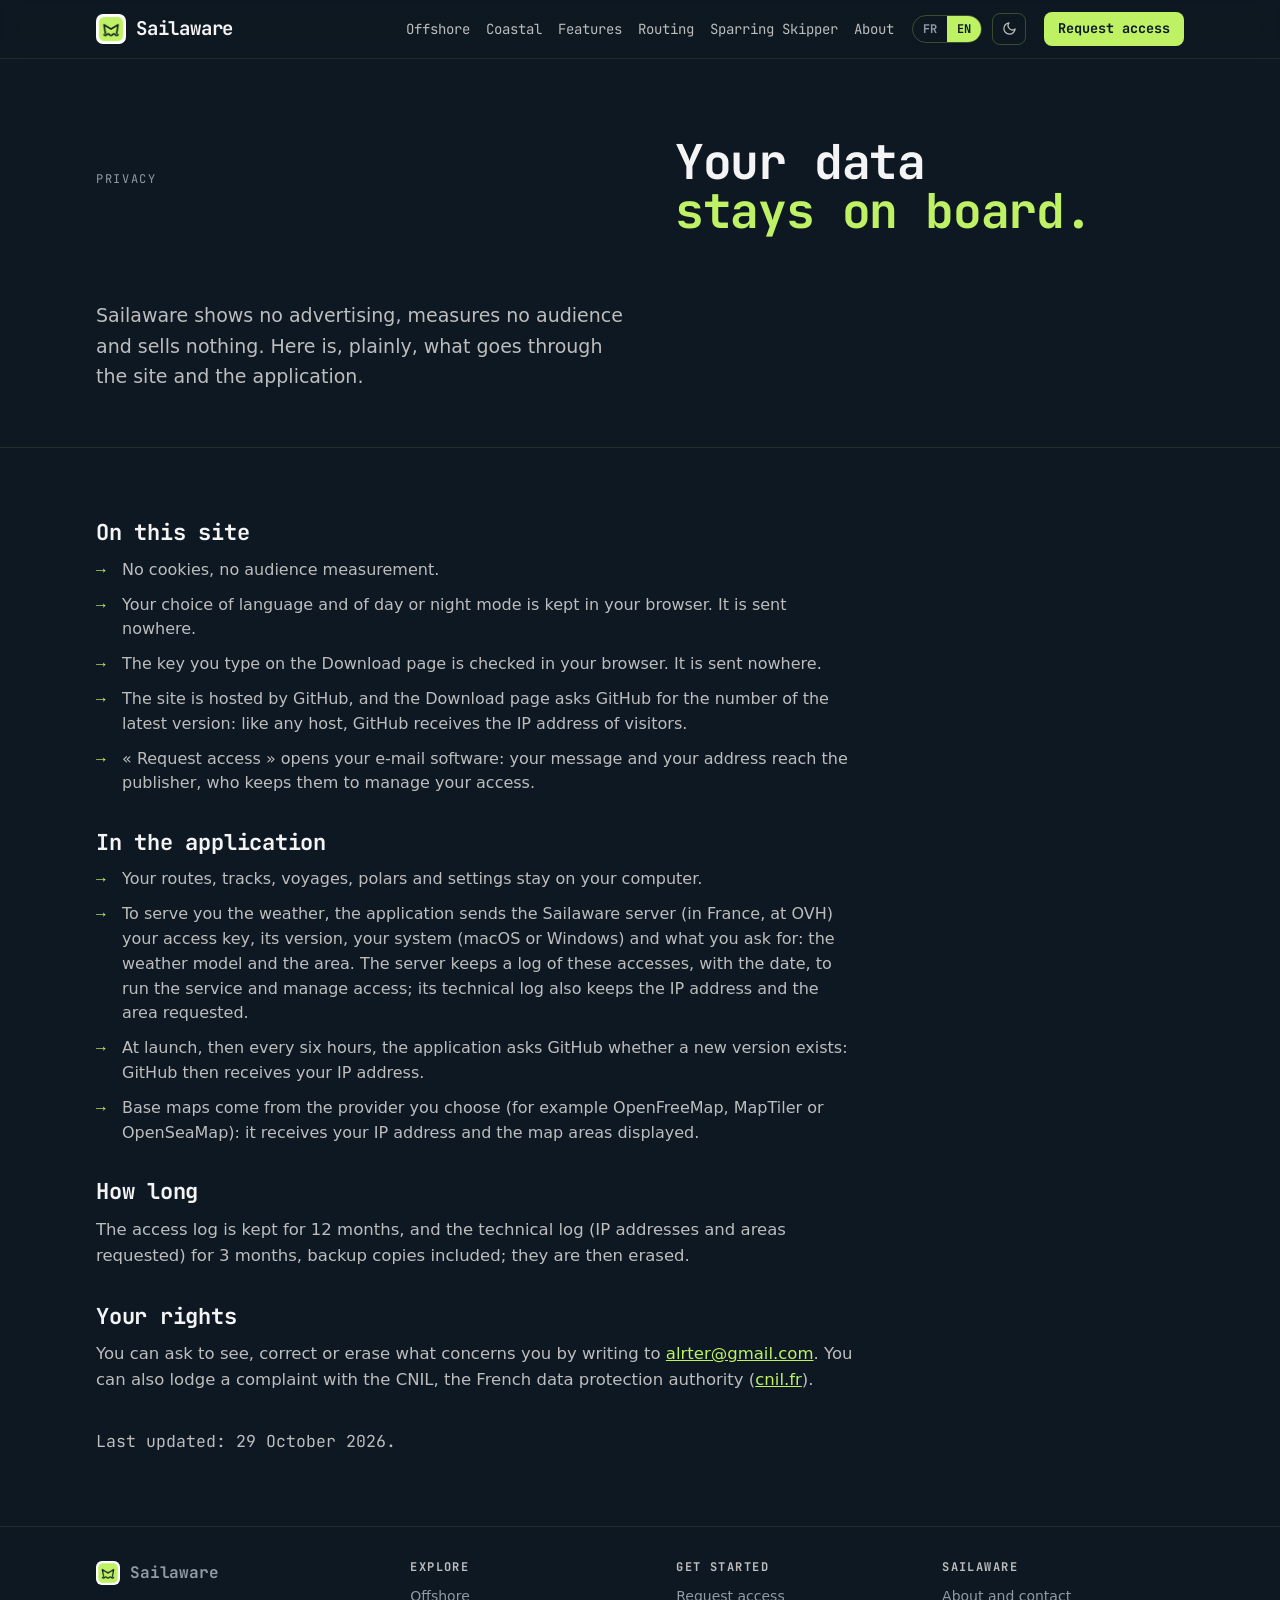
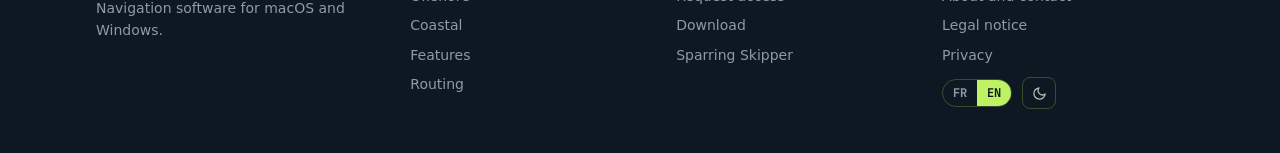
<file: confidentialite.html>
<!doctype html>
<html lang="fr" data-theme="dark">
<head>
<meta charset="utf-8">
<meta name="viewport" content="width=device-width, initial-scale=1, viewport-fit=cover">
<title data-en="Privacy — Sailaware">Confidentialité — Sailaware</title>
<meta name="description" content="Ce que le site et l'application Sailaware recueillent, et vos droits." data-en-content="What the Sailaware site and application collect, and your rights.">
<meta name="theme-color" content="#0E1822">
<link rel="icon" href="data:image/svg+xml,%3Csvg xmlns='http://www.w3.org/2000/svg' viewBox='0 0 24 24'%3E%3Crect width='24' height='24' rx='6' fill='%23bef264'/%3E%3Cg fill='none' stroke='%230E1822' stroke-width='2.2' stroke-linecap='round' stroke-linejoin='round' transform='scale(0.72) translate(4.6 4.6)'%3E%3Cpath d='M2 20a2.4 2.4 0 0 0 2 1 2.4 2.4 0 0 0 2-1 2.4 2.4 0 0 1 2-1 2.4 2.4 0 0 1 2 1 2.4 2.4 0 0 0 2 1 2.4 2.4 0 0 0 2-1 2.4 2.4 0 0 1 2-1 2.4 2.4 0 0 1 2 1 2.4 2.4 0 0 0 2 1 2.4 2.4 0 0 0 2-1'/%3E%3Cpath d='M4 18 2 6l10 6 10-6-2 12'/%3E%3C/g%3E%3C/svg%3E">
<meta property="og:type" content="website">
<meta property="og:title" content="Confidentialité — Sailaware">
<meta property="og:description" content="Ce que le site et l'application Sailaware recueillent, et vos droits.">
<meta property="og:locale" content="fr_FR">
<meta property="og:locale:alternate" content="en_US">
<link rel="stylesheet" href="assets/site.css">
<script src="assets/site.js"></script>
<style>
/* pages Mentions légales et Confidentialité */
.legal { max-width: 760px; display: grid; gap: 34px; }
.legal section { display: grid; gap: 12px; }
.legal h2 { font-size: 22px; }
.legal p { color: var(--muted); font-size: 16.5px; line-height: 1.6; }
.legal a { color: var(--accent); }
.fiche { margin: 0; display: grid; gap: 16px; background: var(--surface); border: 1px solid var(--line); border-radius: 14px; padding: 20px 22px; }
.fiche dt { font: 600 11px/1 var(--mono); letter-spacing: .12em; text-transform: uppercase; color: var(--dim); }
.fiche dd { margin: 6px 0 0; color: var(--fg); font-size: 16px; line-height: 1.5; }
.liste-c { list-style: none; margin: 0; padding: 0; display: grid; gap: 10px; }
.liste-c li { display: grid; grid-template-columns: 18px 1fr; gap: 8px; color: var(--muted); font-size: 16px; line-height: 1.55; }
.liste-c li::before { content: "→"; font-family: var(--mono); color: var(--accent); }
.mise-a-jour { font: 500 13px/1.4 var(--mono); color: var(--dim); }

footer { border-top: 1px solid var(--line); color: var(--dim); font-size: 14px; }
footer .wrap { padding-block: 34px 44px; display: grid; grid-template-columns: 1.2fr repeat(3, minmax(0, 1fr)); gap: 24px; }
footer h4 { font: 600 12px/1 var(--mono); letter-spacing: .12em; text-transform: uppercase; color: var(--muted); margin: 0 0 12px; }
footer ul { list-style: none; margin: 0; padding: 0; display: grid; gap: 7px; }
footer a { text-decoration: none; }
footer a:hover { color: var(--fg); }

@media (max-width: 960px) {
  nav.menu { display: none; }
  nav.menu.ouvert { display: grid; position: absolute; top: 100%; left: 0; right: 0; gap: 0; background: var(--bg); border-bottom: 1px solid var(--line); padding-left: max(16px, env(safe-area-inset-left, 0px)); padding-right: max(16px, env(safe-area-inset-right, 0px)); }
  nav.menu.ouvert a { padding-block: 14px; border-top: 1px solid var(--line); }
  .burger { display: inline-block; }
  header.top .langue { display: none; }
  .hero .wrap { grid-template-columns: minmax(0, 1fr); gap: 34px; padding-block: 40px; }
  footer .wrap { grid-template-columns: repeat(2, minmax(0, 1fr)); }
}
@media (max-width: 620px) {
  body { font-size: 16px; }
  header.top .btn-plein { display: none; }
  section.bloc > .wrap { padding-block: 52px; }
}
@media (prefers-reduced-motion: reduce) { * { scroll-behavior: auto !important; } }
</style>
</head>
<body>
<header class="top">
  <div class="wrap">
    <a class="marque" href="index.html"><img alt="" src="assets/logo.png">Sailaware</a>
    <nav class="menu" id="menu" aria-label="Navigation principale" data-en-aria-label="Main navigation">
      <a href="offshore.html">Offshore</a>
      <a href="coastal.html">Coastal</a>
      <a href="features.html" data-en="Features">Fonctionnalités</a>
      <a href="routing.html" data-en="Routing">Le routage</a>
      <a href="sparring-skipper.html">Sparring Skipper</a>
      <a href="about.html" data-en="About">À propos</a>
    </nav>
    <div class="outils" style="display:flex;gap:10px;align-items:center">
      <div class="pill-toggle" role="group" aria-label="Langue" data-en-aria-label="Language"><button type="button" data-lang="fr" aria-pressed="true">FR</button><button type="button" data-lang="en" aria-pressed="false">EN</button></div>
      <button class="icon-btn theme-btn" type="button" aria-label="Basculer jour / nuit" data-en-aria-label="Switch day / night" title="Jour / Nuit" data-en-title="Day / Night"><svg width="15" height="15" viewBox="0 0 24 24" fill="none" stroke="currentColor" stroke-width="2" stroke-linecap="round" stroke-linejoin="round"><path d="M21 12.79A9 9 0 1 1 11.21 3 7 7 0 0 0 21 12.79z"/></svg></button>
    </div>
    <a class="btn btn-plein btn-petit" href="download.html#acces" data-en="Request access">Demander l'accès</a>
    <button class="burger" id="burger" type="button" aria-expanded="false" aria-controls="menu">Menu</button>
  </div>
</header>

<main id="haut">
<section class="hero">
  <div class="wrap">
    <div class="eyebrow" data-en="Privacy">Confidentialité</div>
    <h1 data-en="Your data<br><em>stays on board.</em>">Vos données<br><em>restent à bord.</em></h1>
    <p class="chapeau" data-en="Sailaware shows no advertising, measures no audience and sells nothing. Here is, plainly, what goes through the site and the application.">Sailaware ne fait ni publicité ni mesure d'audience, et ne revend rien. Voici, sans détour, ce qui passe par le site et par l'application.</p>
  </div>
</section>
<section class="bloc">
  <div class="wrap">
    <div class="legal">
      <section>
        <h2 data-en="On this site">Sur ce site</h2>
        <ul class="liste-c">
          <li data-en="No cookies, no audience measurement.">Aucun cookie, aucune mesure d'audience.</li>
          <li data-en="Your choice of language and of day or night mode is kept in your browser. It is sent nowhere.">Votre choix de langue et du mode jour ou nuit est gardé dans votre navigateur. Il n'est envoyé nulle part.</li>
          <li data-en="The key you type on the Download page is checked in your browser. It is sent nowhere.">La clé saisie sur la page Télécharger est vérifiée dans votre navigateur. Elle n'est envoyée nulle part.</li>
          <li data-en="The site is hosted by GitHub, and the Download page asks GitHub for the number of the latest version: like any host, GitHub receives the IP address of visitors.">Le site est hébergé par GitHub, et la page Télécharger lui demande le numéro de la dernière version : comme tout hébergeur, GitHub reçoit l'adresse IP des visiteurs.</li>
          <li data-en="« Request access » opens your e-mail software: your message and your address reach the publisher, who keeps them to manage your access.">« Demander l'accès » ouvre votre messagerie : votre message et votre adresse parviennent à l'éditeur, qui les garde pour gérer votre accès.</li>
        </ul>
      </section>
      <section>
        <h2 data-en="In the application">Dans l'application</h2>
        <ul class="liste-c">
          <li data-en="Your routes, tracks, voyages, polars and settings stay on your computer.">Vos routes, traces, voyages, polaires et réglages restent sur votre ordinateur.</li>
          <li data-en="To serve you the weather, the application sends the Sailaware server (in France, at OVH) your access key, its version, your system (macOS or Windows) and what you ask for: the weather model and the area. The server keeps a log of these accesses, with the date, to run the service and manage access; its technical log also keeps the IP address and the area requested.">Pour vous servir la météo, l'application envoie au serveur de Sailaware (en France, chez OVH) votre clé d'accès, sa version, votre système (macOS ou Windows) et ce que vous demandez : le modèle météo et la zone. Le serveur garde un journal de ces accès, avec la date, pour faire fonctionner le service et gérer les accès ; son journal technique garde aussi l'adresse IP et la zone demandée.</li>
          <li data-en="At launch, then every six hours, the application asks GitHub whether a new version exists: GitHub then receives your IP address.">Au lancement, puis toutes les six heures, l'application demande à GitHub s'il existe une nouvelle version : GitHub reçoit alors votre adresse IP.</li>
          <li data-en="Base maps come from the provider you choose (for example OpenFreeMap, MapTiler or OpenSeaMap): it receives your IP address and the map areas displayed.">Les fonds de carte viennent du fournisseur que vous choisissez (par exemple OpenFreeMap, MapTiler ou OpenSeaMap) : il reçoit votre adresse IP et les zones de carte affichées.</li>
        </ul>
      </section>
      <section>
        <h2 data-en="How long">Combien de temps</h2>
        <p data-en="The access log is kept for 12 months, and the technical log (IP addresses and areas requested) for 3 months, backup copies included; they are then erased.">Le journal des accès est gardé 12 mois, et le journal technique (adresses IP et zones demandées) 3 mois, copies de sauvegarde comprises ; ils sont ensuite effacés.</p>
      </section>
      <section>
        <h2 data-en="Your rights">Vos droits</h2>
        <p data-en="You can ask to see, correct or erase what concerns you by writing to <a href='mailto:alrter@gmail.com'>alrter@gmail.com</a>. You can also lodge a complaint with the CNIL, the French data protection authority (<a href='https://www.cnil.fr'>cnil.fr</a>).">Vous pouvez demander à voir, corriger ou effacer ce qui vous concerne, en écrivant à <a href="mailto:alrter@gmail.com">alrter@gmail.com</a>. Vous pouvez aussi saisir la CNIL (<a href="https://www.cnil.fr">cnil.fr</a>).</p>
      </section>
      <p class="mise-a-jour" data-en="Last updated: 29 October 2026.">Mise à jour : 29 octobre 2026.</p>
    </div>
  </div>
</section>
</main>

<footer>
  <div class="wrap">
    <div><a class="marque" href="index.html" style="font-size:16px"><img alt="" src="assets/logo.png" style="width:24px;height:24px;border-radius:6px">Sailaware</a><p style="margin-top:12px" data-en="Navigation software for macOS and Windows.">Logiciel de navigation pour macOS et Windows.</p></div>
    <div><h4 data-en="Explore">Naviguer</h4><ul><li><a href="offshore.html">Offshore</a></li><li><a href="coastal.html">Coastal</a></li><li><a href="features.html" data-en="Features">Fonctionnalités</a></li><li><a href="routing.html" data-en="Routing">Le routage</a></li></ul></div>
    <div><h4 data-en="Get started">Commencer</h4><ul><li><a href="download.html#acces" data-en="Request access">Demander l'accès</a></li><li><a href="download.html" data-en="Download">Télécharger</a></li><li><a href="sparring-skipper.html">Sparring Skipper</a></li></ul></div>
    <div><h4>Sailaware</h4><ul><li><a href="about.html" data-en="About and contact">À propos et contact</a></li><li><a href="mentions-legales.html" data-en="Legal notice">Mentions légales</a></li><li><a href="confidentialite.html" data-en="Privacy">Confidentialité</a></li><li class="reglages"><div class="pill-toggle" role="group" aria-label="Langue" data-en-aria-label="Language"><button type="button" data-lang="fr" aria-pressed="true">FR</button><button type="button" data-lang="en" aria-pressed="false">EN</button></div><button class="icon-btn theme-btn" type="button" aria-label="Basculer jour / nuit" data-en-aria-label="Switch day / night"><svg width="15" height="15" viewBox="0 0 24 24" fill="none" stroke="currentColor" stroke-width="2" stroke-linecap="round" stroke-linejoin="round"><path d="M21 12.79A9 9 0 1 1 11.21 3 7 7 0 0 0 21 12.79z"/></svg></button></li></ul></div>
  </div>
</footer>

</body>
</html>
</file>
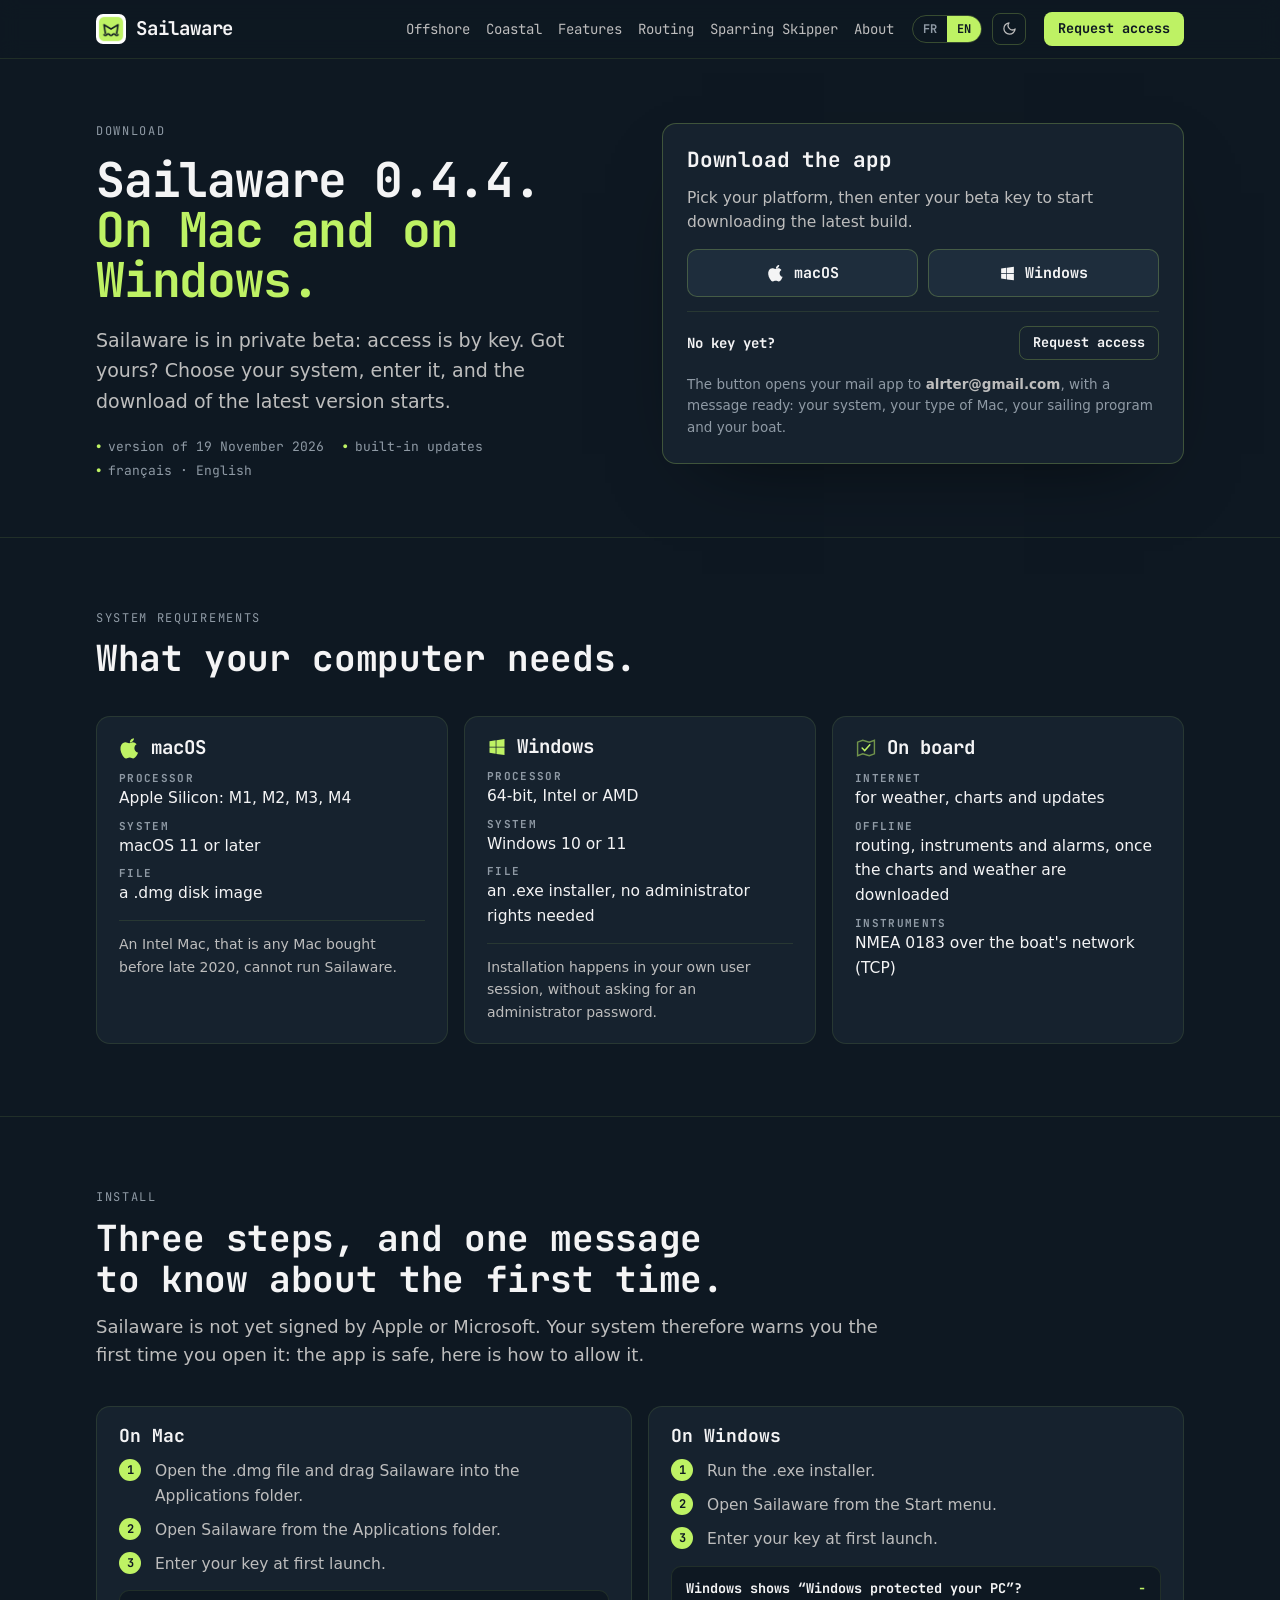
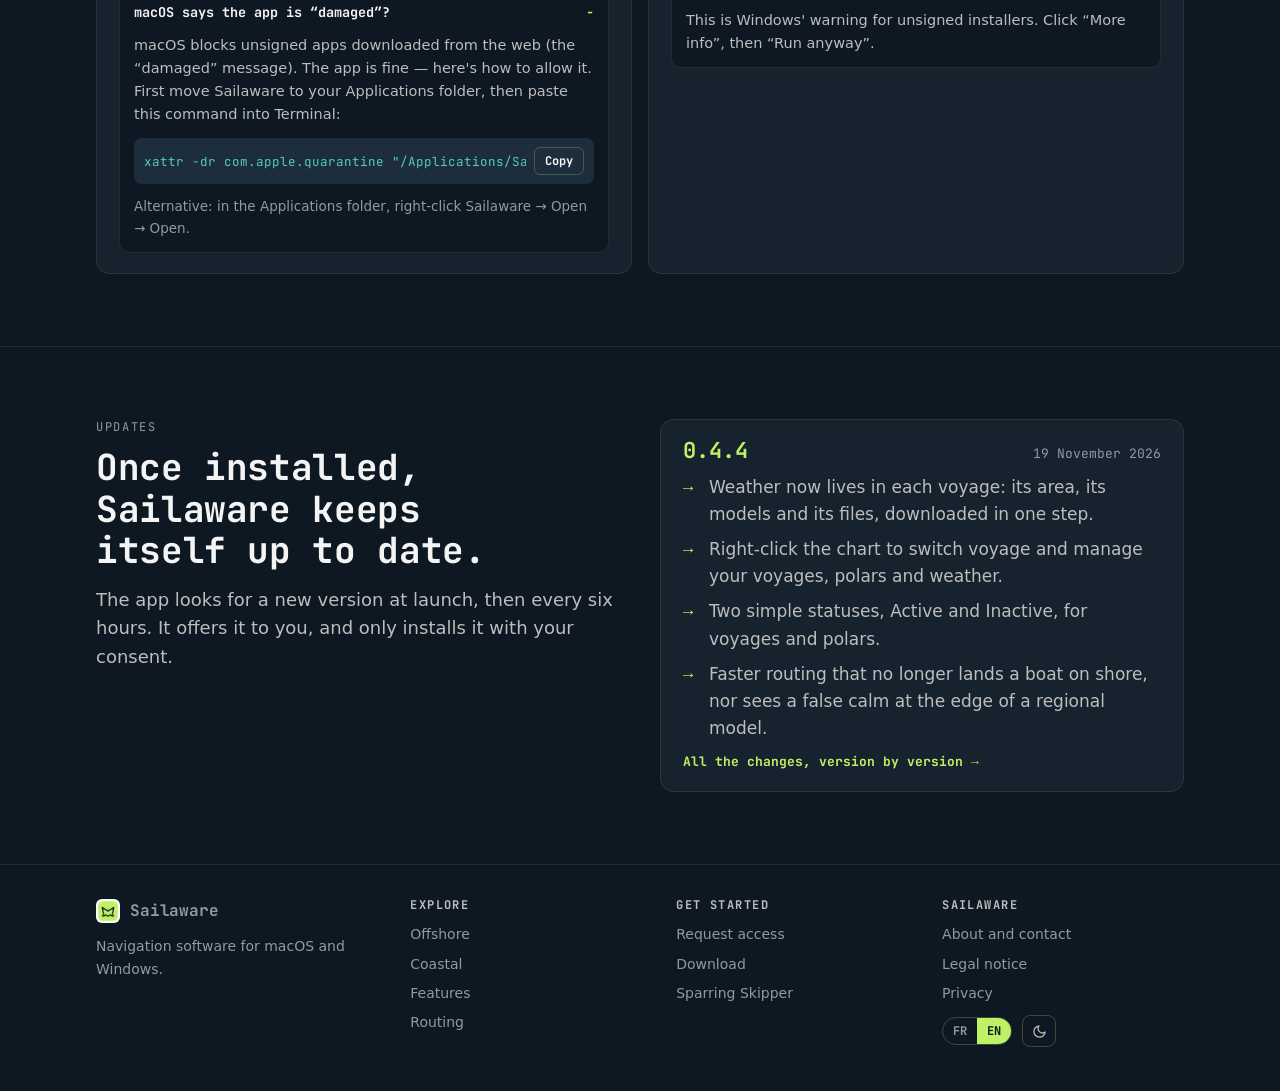
<file: download.html>
<!doctype html>
<html lang="fr" data-theme="dark">
<head>
<meta charset="utf-8">
<meta name="viewport" content="width=device-width, initial-scale=1, viewport-fit=cover">
<title data-en="Download Sailaware">Télécharger Sailaware</title>
<meta name="description" content="Télécharger Sailaware pour Mac (Apple Silicon) et Windows : bêta privée, accès par clé ; configuration requise, installation et mises à jour." data-en-content="Download Sailaware for Mac (Apple Silicon) and Windows: private beta, access by key; system requirements, installation and updates.">
<meta name="theme-color" content="#0E1822">
<link rel="icon" href="data:image/svg+xml,%3Csvg xmlns='http://www.w3.org/2000/svg' viewBox='0 0 24 24'%3E%3Crect width='24' height='24' rx='6' fill='%23bef264'/%3E%3Cg fill='none' stroke='%230E1822' stroke-width='2.2' stroke-linecap='round' stroke-linejoin='round' transform='scale(0.72) translate(4.6 4.6)'%3E%3Cpath d='M2 20a2.4 2.4 0 0 0 2 1 2.4 2.4 0 0 0 2-1 2.4 2.4 0 0 1 2-1 2.4 2.4 0 0 1 2 1 2.4 2.4 0 0 0 2 1 2.4 2.4 0 0 0 2-1 2.4 2.4 0 0 1 2-1 2.4 2.4 0 0 1 2 1 2.4 2.4 0 0 0 2 1 2.4 2.4 0 0 0 2-1'/%3E%3Cpath d='M4 18 2 6l10 6 10-6-2 12'/%3E%3C/g%3E%3C/svg%3E">
<meta property="og:type" content="website">
<meta property="og:title" content="Télécharger Sailaware">
<meta property="og:description" content="Télécharger Sailaware pour Mac (Apple Silicon) et Windows : bêta privée, accès par clé ; configuration requise, installation et mises à jour.">
<meta property="og:locale" content="fr_FR">
<meta property="og:locale:alternate" content="en_US">
<link rel="stylesheet" href="assets/site.css">
<script src="assets/site.js"></script>
<style>
/* page Offshore */
.duo { display: grid; grid-template-columns: minmax(0, 1fr) minmax(0, 1.1fr); gap: 48px; align-items: center; }
section.bloc > .wrap.duo { padding-block: 72px; }
.duo.inverse { grid-template-columns: minmax(0, .9fr) minmax(0, 1.2fr); }
.duo h2 { margin-top: 12px; }
.duo .intro { color: var(--muted); font-size: 18px; margin: 16px 0 22px; }
.planche { margin: 0; background: var(--surface); border: 1px solid var(--line-strong); border-radius: 14px; overflow: hidden; }
.planche svg { display: block; width: 100%; height: auto; }
.frise-meteo { display: flex; align-items: center; gap: 10px; padding: 12px 14px; border-top: 1px solid var(--line); font: 500 12px/1 var(--mono); color: var(--dim); }
.frise-meteo .piste { flex: 1; height: 4px; border-radius: 4px; background: var(--surface-2); position: relative; }
.frise-meteo .piste b { position: absolute; left: 0; top: 0; bottom: 0; width: 22%; border-radius: 4px; background: var(--accent); animation: avance 12s linear infinite; }
.frise-meteo .piste u { display: none; }
@keyframes avance { from { width: 4%; } to { width: 96%; } }
.profils { display: grid; grid-template-columns: repeat(5, minmax(0, 1fr)); gap: 12px; margin-bottom: 22px; }
.profil { background: var(--surface); border: 1px solid var(--line); border-radius: 12px; padding: 16px 16px 14px; display: grid; gap: 10px; align-content: start; }
.profil.choisi { border-color: var(--accent); }
.profil .nom { font: 700 17px/1.1 var(--mono); }
.profil .sous { font: 500 12px/1 var(--mono); color: var(--dim); text-transform: uppercase; letter-spacing: .1em; }
.profil .jauge { display: grid; gap: 4px; font: 500 12px/1.3 var(--mono); color: var(--muted); }
.profil .barre { height: 6px; border-radius: 6px; background: var(--surface-2); overflow: hidden; }
.profil .barre i { display: block; height: 100%; border-radius: 6px; background: var(--accent); }
.profil .barre.temps i { background: var(--iso); }
.cases.trois { grid-template-columns: repeat(3, minmax(0, 1fr)); }
.cases.quatre { grid-template-columns: repeat(4, minmax(0, 1fr)); }
.ligne-temps { margin: 0 0 6px; background: var(--surface); border: 1px solid var(--line); border-radius: 14px; padding: 18px 20px 8px; }
.ligne-temps svg { display: block; width: 100%; height: auto; }
.ligne-temps svg text { font-family: var(--mono); }
.tableau-route { width: 100%; margin-top: 14px; border-collapse: collapse; font: 500 13px/1.3 var(--mono); font-variant-numeric: tabular-nums; background: var(--surface); border: 1px solid var(--line); border-radius: 12px; overflow: hidden; }
.tableau-route th { text-align: right; font-weight: 600; font-size: 11px; letter-spacing: .08em; text-transform: uppercase; color: var(--dim); padding: 9px 10px; border-bottom: 1px solid var(--line); }
.tableau-route td { text-align: right; padding: 8px 10px; color: var(--muted); border-bottom: 1px solid var(--line); }
.tableau-route th:first-child, .tableau-route td:first-child { text-align: left; }
.tableau-route tr.vire td { color: var(--fg); background: color-mix(in srgb, var(--accent) 10%, transparent); }
.tableau-route tr:last-child td { border-bottom: 0; }
@media (max-width: 960px) {
  .duo, .duo.inverse { grid-template-columns: minmax(0, 1fr); gap: 30px; }
  .profils { grid-template-columns: repeat(2, minmax(0, 1fr)); }
  .cases.trois, .cases.quatre { grid-template-columns: repeat(2, minmax(0, 1fr)); }
}
@media (max-width: 620px) {
  .profils, .cases.trois, .cases.quatre { grid-template-columns: minmax(0, 1fr); }
  .tableau-route { font-size: 11.5px; }
  .tableau-route th, .tableau-route td { padding: 7px 6px; }
}

/* page Sparring Skipper */
.badge-ss { display: inline-block; font: 600 12px/1 var(--mono); letter-spacing: .12em; text-transform: uppercase; color: var(--on-accent); background: var(--accent); padding: 6px 9px; border-radius: 5px; }
.hero h1 { margin-top: 16px; }
.hero .chapeau b { color: var(--fg); font-weight: 600; }
.bulletin { margin: 0; background: var(--surface); border: 1px solid var(--line-strong); border-radius: 14px; padding: 22px 24px; display: grid; gap: 12px; box-shadow: 0 30px 80px -40px rgb(0 0 0 / .6); }
.b-tete { display: flex; justify-content: space-between; gap: 10px; flex-wrap: wrap; font: 600 12px/1.3 var(--mono); color: var(--dim); text-transform: uppercase; letter-spacing: .08em; }
.b-verdict { background: color-mix(in srgb, var(--accent) 10%, transparent); border-left: 3px solid var(--accent); border-radius: 6px; padding: 12px 14px; display: grid; gap: 4px; }
.b-verdict b { font: 700 19px/1.25 var(--mono); }
.b-verdict span { color: var(--muted); font-size: 15px; }
.b-ligne { display: flex; justify-content: space-between; gap: 12px; border-bottom: 1px solid var(--line); padding-bottom: 8px; font-size: 15px; color: var(--muted); }
.b-ligne b { font: 600 15px/1.3 var(--mono); color: var(--fg); text-decoration: underline; text-decoration-color: var(--accent); text-underline-offset: 4px; }
.b-ligne b u { text-decoration: none; }
.b-ligne .etoiles { text-decoration: none; color: var(--accent); letter-spacing: 2px; }
.b-ligne .etoiles i { font-style: normal; color: var(--surface-2); }
.b-pied { font: 500 12px/1.4 var(--mono); color: var(--dim); }
.chaine { list-style: none; margin: 0 0 22px; padding: 0; display: grid; grid-template-columns: repeat(6, minmax(0, 1fr)); gap: 10px; counter-reset: c; }
.chaine li { position: relative; background: var(--surface); border: 1px solid var(--line); border-radius: 12px; padding: 14px 14px 16px; display: grid; gap: 6px; align-content: start; }
.chaine li:not(:last-child)::after { content: "→"; position: absolute; right: -10px; top: 18px; font: 700 14px/1 var(--mono); color: var(--accent); background: var(--bg); padding: 2px 0; z-index: 1; }
.chaine .n { font: 700 12px/1 var(--mono); color: var(--on-accent); background: var(--accent); width: 22px; height: 22px; border-radius: 50%; display: grid; place-items: center; }
.chaine b { font: 600 14.5px/1.3 var(--mono); }
.chaine li > span:last-child { color: var(--muted); font-size: 14px; line-height: 1.45; }
.chaine li:nth-child(4) { border-color: var(--accent); }
.a-trous { margin: 0; display: grid; grid-template-columns: minmax(0, 1fr) auto minmax(0, 1fr); gap: 16px; align-items: center; }
.a-trous-l { background: var(--surface); border: 1px solid var(--line); border-radius: 12px; padding: 16px 18px; display: grid; gap: 8px; }
.a-trous-l .lib { font: 600 11px/1 var(--mono); letter-spacing: .12em; text-transform: uppercase; color: var(--dim); }
.a-trous-l p { font-size: 17px; }
.a-trous code { font: 600 14px/1 var(--mono); color: var(--iso); background: var(--surface-2); padding: 3px 6px; border-radius: 5px; }
.a-trous mark { font: 700 17px/1 var(--mono); color: var(--on-accent); background: var(--accent); padding: 2px 6px; border-radius: 5px; }
.a-trous .fleche { font: 700 24px/1 var(--mono); color: var(--accent); }
.niveaux3 { display: grid; grid-template-columns: repeat(3, minmax(0, 1fr)); gap: 16px; }
.niveau { background: var(--surface); border: 1px solid var(--line); border-radius: 14px; padding: 20px 22px; display: grid; gap: 8px; align-content: start; }
.niveau b { font: 700 18px/1.2 var(--mono); }
.niveau span { color: var(--muted); font-size: 15.5px; }
.pages { display: flex; height: 70px; align-items: flex-end; margin-bottom: 8px; }
.pages i { display: block; width: 46px; height: 62px; border-radius: 4px; background: var(--surface-2); border: 1px solid var(--line-strong); margin-left: -30px; box-shadow: -3px 3px 0 rgb(0 0 0 / .15); }
.pages i:first-child { margin-left: 0; }
.pages i:last-child { background: color-mix(in srgb, var(--accent) 18%, var(--surface-2)); }
.deux-volets { display: grid; grid-template-columns: repeat(2, minmax(0, 1fr)); gap: 20px; }
.volet-c { background: var(--surface); border: 1px solid var(--line); border-radius: 14px; overflow: hidden; display: grid; align-content: start; }
.volet-c > svg { display: block; width: 100%; height: auto; }
.volet-c .txt { padding: 18px 22px 22px; }
.volet-c h3 { font-size: 20px; margin-bottom: 10px; }
.liste-c { list-style: none; margin: 0; padding: 0; display: grid; gap: 8px; }
.liste-c li { display: grid; grid-template-columns: 18px 1fr; gap: 8px; color: var(--muted); }
.liste-c li::before { content: "→"; font-family: var(--mono); color: var(--accent); }
@media (max-width: 960px) {
  .chaine { grid-template-columns: repeat(2, minmax(0, 1fr)); }
  .chaine li::after { display: none; }
  .niveaux3, .deux-volets { grid-template-columns: minmax(0, 1fr); }
  .a-trous { grid-template-columns: minmax(0, 1fr); }
  .a-trous .fleche { transform: rotate(90deg); justify-self: center; }
}

/* appel final */
.fin .wrap { display: flex; flex-wrap: wrap; align-items: center; justify-content: space-between; gap: 22px; padding-block: 64px; }
.fin h2 { max-width: 18em; }
.fin p { color: var(--muted); margin-top: 10px; }

footer { border-top: 1px solid var(--line); color: var(--dim); font-size: 14px; }
footer .wrap { padding-block: 34px 44px; display: grid; grid-template-columns: 1.2fr repeat(3, minmax(0, 1fr)); gap: 24px; }
footer h4 { font: 600 12px/1 var(--mono); letter-spacing: .12em; text-transform: uppercase; color: var(--muted); margin: 0 0 12px; }
footer ul { list-style: none; margin: 0; padding: 0; display: grid; gap: 7px; }
footer a { text-decoration: none; }
footer a:hover { color: var(--fg); }

@media (max-width: 960px) {
  nav.menu { display: none; }
  nav.menu.ouvert { display: grid; position: absolute; top: 100%; left: 0; right: 0; gap: 0; background: var(--bg); border-bottom: 1px solid var(--line); padding-left: max(16px, env(safe-area-inset-left, 0px)); padding-right: max(16px, env(safe-area-inset-right, 0px)); }
  nav.menu.ouvert a { padding-block: 14px; border-top: 1px solid var(--line); }
  .burger { display: inline-block; }
  header.top .langue { display: none; }
  .hero .wrap { grid-template-columns: minmax(0, 1fr); gap: 34px; padding-block: 40px; }
  .forts { grid-template-columns: repeat(2, minmax(0, 1fr)); }
  .preuve .chiffres, .familles { grid-template-columns: repeat(2, minmax(0, 1fr)); }
  .abord .wrap.grille { grid-template-columns: minmax(0, 1fr); }
  footer .wrap { grid-template-columns: repeat(2, minmax(0, 1fr)); }
}
@media (max-width: 620px) {
  body { font-size: 16px; }
  header.top .btn-plein { display: none; }
  .portes, .ss .volets, .forts { grid-template-columns: minmax(0, 1fr); }
  section.bloc > .wrap { padding-block: 52px; }
  .porte, .volet { padding: 22px; }
  .instruments { grid-template-columns: repeat(2, minmax(0, 1fr)); }
  .instr.large { grid-column: span 2; }
}
@media (prefers-reduced-motion: reduce) { * { scroll-behavior: auto !important; } }
/* page Télécharger — le téléchargement par clé du site actuel (sailaware.app, 14/09/2026), repris tel quel */
.hero .wrap.dl-hero { grid-template-columns: minmax(0, 1fr) minmax(0, 1fr); align-items: start; }
.dl-panel { background: var(--surface); border: 1px solid var(--line-strong); border-radius: 14px; padding: 24px; display: grid; gap: 14px; box-shadow: 0 30px 80px -40px rgb(0 0 0 / .6); }
.dl-titre { font-size: 21px; }
.dl-sub { color: var(--muted); font-size: 15.5px; }
.dl-platforms { display: grid; grid-template-columns: repeat(2, minmax(0, 1fr)); gap: 10px; }
.dl-os { display: inline-flex; align-items: center; justify-content: center; gap: 9px; font: 600 15px/1 var(--mono); color: var(--fg); background: var(--surface-2); border: 1px solid var(--line-strong); border-radius: 10px; padding: 14px 12px; cursor: pointer; }
.dl-os:hover { border-color: var(--accent); }
.dl-os[aria-pressed="true"] { background: var(--accent); color: var(--on-accent); border-color: var(--accent); }
.dl-avert { font: 500 13px/1.5 var(--mono); color: var(--c-heading); background: color-mix(in srgb, var(--c-heading) 10%, transparent); border-radius: 8px; padding: 10px 12px; }
.dl-key { display: none; gap: 8px; }
.dl-key.open { display: grid; }
.dl-key-row { display: grid; grid-template-columns: minmax(0, 1fr) auto; gap: 8px; }
.dl-key-row input { min-width: 0; font: 500 15px/1 var(--mono); letter-spacing: .04em; color: var(--fg); background: var(--bg); border: 1px solid var(--line-strong); border-radius: 8px; padding: 12px; }
.dl-key-row input:focus { outline: 2px solid var(--accent); outline-offset: 1px; }
.dl-msg { font: 500 13.5px/1.4 var(--mono); color: var(--muted); min-height: 1.4em; }
.dl-msg.ok { color: var(--accent); }
.dl-msg.err { color: #f87171; }
.dl-target { font: 500 12.5px/1.4 var(--mono); color: var(--dim); }
.dl-target b { color: var(--accent); }
.dl-sans-cle { display: flex; flex-wrap: wrap; align-items: center; justify-content: space-between; gap: 10px; border-top: 1px solid var(--line); padding-top: 14px; font: 600 14px/1.3 var(--mono); }
.dl-pied { font-size: 13.5px; color: var(--dim); }
.dl-pied b { color: var(--muted); font-weight: 600; user-select: all; }
.plateformes { display: grid; grid-template-columns: repeat(3, minmax(0, 1fr)); gap: 16px; }
.plateforme { background: var(--surface); border: 1px solid var(--line); border-radius: 14px; padding: 20px 22px; display: grid; gap: 14px; align-content: start; }
.pf-tete { display: flex; align-items: center; gap: 10px; color: var(--accent); }
.pf-tete b { font: 700 19px/1 var(--mono); color: var(--fg); }
.exig { margin: 0; display: grid; gap: 10px; }
.exig div { display: grid; gap: 2px; }
.exig dt { font: 600 11px/1 var(--mono); letter-spacing: .12em; text-transform: uppercase; color: var(--dim); }
.exig dd { margin: 0; color: var(--fg); font-size: 15.5px; }
.pf-note { font-size: 14px; color: var(--muted); border-top: 1px solid var(--line); padding-top: 12px; }
.installs { display: grid; grid-template-columns: repeat(2, minmax(0, 1fr)); gap: 16px; }
.install { background: var(--surface); border: 1px solid var(--line); border-radius: 14px; padding: 20px 22px; display: grid; gap: 14px; align-content: start; }
.inst-titre { font: 700 18px/1 var(--mono); }
.etapes { margin: 0; padding: 0; list-style: none; counter-reset: e; display: grid; gap: 9px; }
.etapes li { counter-increment: e; display: grid; grid-template-columns: 26px 1fr; gap: 10px; align-items: start; color: var(--muted); font-size: 15.5px; }
.etapes li::before { content: counter(e); font: 700 12px/22px var(--mono); text-align: center; width: 22px; height: 22px; border-radius: 50%; color: var(--on-accent); background: var(--accent); }
.dl-help { border: 1px solid var(--line); border-radius: 10px; background: var(--bg); }
.dl-help summary { cursor: pointer; padding: 12px 14px; font: 600 13.5px/1.35 var(--mono); color: var(--fg); list-style: none; display: flex; justify-content: space-between; gap: 10px; }
.dl-help summary::-webkit-details-marker { display: none; }
.dl-help summary::after { content: "+"; color: var(--accent); }
.dl-help[open] summary::after { content: "−"; }
.dl-help p { padding: 0 14px 12px; color: var(--muted); font-size: 14.5px; }
.dl-help .alt { color: var(--dim); font-size: 13.5px; }
.dl-cmd { margin: 0 14px 12px; display: grid; grid-template-columns: minmax(0, 1fr) auto; gap: 8px; align-items: center; background: var(--surface-2); border-radius: 8px; padding: 9px 10px; }
.dl-cmd code { font: 500 12.5px/1.4 var(--mono); color: var(--iso); overflow-x: auto; white-space: nowrap; }
.dl-copy { font: 600 12px/1 var(--mono); color: var(--fg); background: transparent; border: 1px solid var(--line-strong); border-radius: 6px; padding: 7px 10px; cursor: pointer; }
.dl-copy.done { color: var(--on-accent); background: var(--accent); border-color: var(--accent); }
.duo-dl { display: grid; grid-template-columns: minmax(0, 1fr) minmax(0, 1fr); gap: 40px; align-items: start; }
section.bloc > .wrap.duo-dl { padding-block: 72px; }
.duo-dl h2 { margin-top: 12px; }
.duo-dl .intro { color: var(--muted); font-size: 18px; margin-top: 14px; }
.version { background: var(--surface); border: 1px solid var(--line); border-radius: 14px; padding: 20px 22px; display: grid; gap: 12px; }
.v-tete { display: flex; align-items: baseline; justify-content: space-between; gap: 12px; }
.v-tete b { font: 700 22px/1 var(--mono); color: var(--accent); }
.v-tete span { font: 500 13px/1 var(--mono); color: var(--dim); }
.lien-nv { font: 600 13px/1.3 var(--mono); color: var(--accent); text-decoration: none; }
.lien-nv:hover { text-decoration: underline; }
@media (max-width: 960px) {
  .hero .wrap.dl-hero, .duo-dl, .installs { grid-template-columns: minmax(0, 1fr); }
  .plateformes { grid-template-columns: minmax(0, 1fr); }
}
</style>
</head>
<body>
<header class="top">
  <div class="wrap">
    <a class="marque" href="index.html"><img alt="" src="assets/logo.png">Sailaware</a>
    <nav class="menu" id="menu" aria-label="Navigation principale" data-en-aria-label="Main navigation">
      <a href="offshore.html">Offshore</a>
      <a href="coastal.html">Coastal</a>
      <a href="features.html" data-en="Features">Fonctionnalités</a>
      <a href="routing.html" data-en="Routing">Le routage</a>
      <a href="sparring-skipper.html">Sparring Skipper</a>
      <a href="about.html" data-en="About">À propos</a>
    </nav>
    <div class="outils" style="display:flex;gap:10px;align-items:center">
      <div class="pill-toggle" role="group" aria-label="Langue" data-en-aria-label="Language"><button type="button" data-lang="fr" aria-pressed="true">FR</button><button type="button" data-lang="en" aria-pressed="false">EN</button></div>
      <button class="icon-btn theme-btn" type="button" aria-label="Basculer jour / nuit" data-en-aria-label="Switch day / night" title="Jour / Nuit" data-en-title="Day / Night"><svg width="15" height="15" viewBox="0 0 24 24" fill="none" stroke="currentColor" stroke-width="2" stroke-linecap="round" stroke-linejoin="round"><path d="M21 12.79A9 9 0 1 1 11.21 3 7 7 0 0 0 21 12.79z"/></svg></button>
    </div>
    <a class="btn btn-plein btn-petit" href="download.html#acces" data-en="Request access">Demander l'accès</a>
    <button class="burger" id="burger" type="button" aria-expanded="false" aria-controls="menu">Menu</button>
  </div>
</header>

<main id="haut">
<section class="hero">
  <div class="wrap dl-hero">
    <div>
      <div class="eyebrow" data-en="Download">Télécharger</div>
      <h1 data-en="Sailaware 0.4.4.<br><em>On Mac and on Windows.</em>">Sailaware 0.4.4.<br><em>Sur Mac et sur Windows.</em></h1>
      <p class="chapeau" data-en="Sailaware is in private beta: access is by key. Got yours? Choose your system, enter it, and the download of the latest version starts.">Sailaware est en bêta privée : l'accès se fait par clé. Vous avez reçu la vôtre ? Choisissez votre système, saisissez-la, et le téléchargement de la dernière version démarre.</p>
      <div class="faits"><span data-en="version of 19 November 2026">version du 19 novembre 2026</span><span data-en="built-in updates">mises à jour intégrées</span><span>français · English</span></div>
    </div>

    <!-- Téléchargement par clé : le mécanisme du site actuel, repris tel quel -->
    <div class="dl-panel" id="telecharger">
      <h2 class="dl-titre" data-en="Download the app">Télécharger l'application</h2>
      <p class="dl-sub" data-en="Pick your platform, then enter your beta key to start downloading the latest build.">Choisissez votre système, puis saisissez votre clé bêta pour lancer le téléchargement de la dernière version.</p>
      <div class="dl-platforms">
        <button type="button" class="dl-os" data-os="mac" aria-pressed="false">
          <svg width="18" height="18" viewBox="0 0 24 24" fill="currentColor" aria-hidden="true"><path d="M16.365 1.43c0 1.14-.417 2.2-1.11 2.98-.834.94-2.203 1.66-3.34 1.57-.14-1.11.42-2.29 1.09-3.02.76-.83 2.13-1.46 3.36-1.53zM20.94 17.02c-.53 1.23-.78 1.78-1.46 2.87-.95 1.53-2.29 3.43-3.95 3.44-1.47.02-1.85-.96-3.85-.95-2 .01-2.42.97-3.9.95-1.66-.01-2.93-1.72-3.88-3.25C1.36 15.9.9 11.1 2.46 8.6c1.11-1.77 2.86-2.81 4.5-2.81 1.67 0 2.72.97 4.1.97 1.34 0 2.15-.97 4.09-.97 1.46 0 3.01.8 4.11 2.17-3.61 1.98-3.02 7.14.68 9.06z"/></svg>
          <span>macOS</span>
        </button>
        <button type="button" class="dl-os" data-os="win" aria-pressed="false">
          <svg width="17" height="17" viewBox="0 0 24 24" fill="currentColor" aria-hidden="true"><path d="M3 5.1 10.4 4v7.6H3V5.1zM10.4 12.6V20L3 18.9v-6.3h7.4zM11.3 3.9 21 2.5v9.1h-9.7V3.9zM21 12.6v9.1l-9.7-1.4v-7.7H21z"/></svg>
          <span>Windows</span>
        </button>
      </div>
      <p class="dl-avert" id="dlAvert" hidden></p>
      <div class="dl-key" id="dlKey">
        <div class="dl-key-row">
          <input type="text" id="dlKeyInput" autocomplete="off" spellcheck="false" placeholder="NAVAWAY-XXXX-XXXX-XXXX" aria-label="Clé bêta" data-en-aria-label="Beta key">
          <button type="button" class="btn btn-plein" id="dlKeyBtn" data-en="Download">Télécharger</button>
        </div>
        <p class="dl-msg" id="dlMsg" role="status" aria-live="polite"></p>
        <span class="dl-target" id="dlTarget"></span>
      </div>
      <div class="dl-sans-cle" id="acces">
        <span data-en="No key yet?">Pas encore de clé ?</span>
        <a class="btn btn-trait btn-petit" id="betaMail" href="#" data-en="Request access">Demander un accès</a>
      </div>
      <p class="dl-pied" data-en="The button opens your mail app to <b class='selectable'>alrter@gmail.com</b>, with a message ready: your system, your type of Mac, your sailing program and your boat.">Le bouton ouvre votre messagerie vers <b class="selectable">alrter@gmail.com</b>, avec un message prêt : votre système, votre type de Mac, votre programme de navigation et votre bateau.</p>
    </div>
  </div>
</section>

<section class="bloc" id="configuration">
  <div class="wrap">
    <div class="tete">
      <div class="eyebrow" data-en="System requirements">Configuration requise</div>
      <h2 data-en="What your computer needs.">Ce qu'il faut à votre ordinateur.</h2>
    </div>
    <div class="plateformes">
      <article class="plateforme">
        <div class="pf-tete"><svg width="22" height="22" viewBox="0 0 24 24" fill="currentColor" aria-hidden="true"><path d="M16.365 1.43c0 1.14-.417 2.2-1.11 2.98-.834.94-2.203 1.66-3.34 1.57-.14-1.11.42-2.29 1.09-3.02.76-.83 2.13-1.46 3.36-1.53zM20.94 17.02c-.53 1.23-.78 1.78-1.46 2.87-.95 1.53-2.29 3.43-3.95 3.44-1.47.02-1.85-.96-3.85-.95-2 .01-2.42.97-3.9.95-1.66-.01-2.93-1.72-3.88-3.25C1.36 15.9.9 11.1 2.46 8.6c1.11-1.77 2.86-2.81 4.5-2.81 1.67 0 2.72.97 4.1.97 1.34 0 2.15-.97 4.09-.97 1.46 0 3.01.8 4.11 2.17-3.61 1.98-3.02 7.14.68 9.06z"/></svg><b>macOS</b></div>
        <dl class="exig">
          <div><dt data-en="Processor">Processeur</dt><dd data-en="Apple Silicon: M1, M2, M3, M4">Apple Silicon : M1, M2, M3, M4</dd></div>
          <div><dt data-en="System">Système</dt><dd data-en="macOS 11 or later">macOS 11 ou plus récent</dd></div>
          <div><dt data-en="File">Fichier</dt><dd data-en="a .dmg disk image">une image disque .dmg</dd></div>
        </dl>
        <p class="pf-note" data-en="An Intel Mac, that is any Mac bought before late 2020, cannot run Sailaware.">Un Mac Intel, donc tout Mac acheté avant fin 2020, ne peut pas exécuter Sailaware.</p>
      </article>
      <article class="plateforme">
        <div class="pf-tete"><svg width="20" height="20" viewBox="0 0 24 24" fill="currentColor" aria-hidden="true"><path d="M3 5.1 10.4 4v7.6H3V5.1zM10.4 12.6V20L3 18.9v-6.3h7.4zM11.3 3.9 21 2.5v9.1h-9.7V3.9zM21 12.6v9.1l-9.7-1.4v-7.7H21z"/></svg><b>Windows</b></div>
        <dl class="exig">
          <div><dt data-en="Processor">Processeur</dt><dd data-en="64-bit, Intel or AMD">64 bits, Intel ou AMD</dd></div>
          <div><dt data-en="System">Système</dt><dd data-en="Windows 10 or 11">Windows 10 ou 11</dd></div>
          <div><dt data-en="File">Fichier</dt><dd data-en="an .exe installer, no administrator rights needed">un installeur .exe, sans droits d'administrateur</dd></div>
        </dl>
        <p class="pf-note" data-en="Installation happens in your own user session, without asking for an administrator password.">L'installation se fait dans votre session, sans demander de mot de passe d'administrateur.</p>
      </article>
      <article class="plateforme">
        <div class="pf-tete"><svg width="22" height="22" viewBox="0 0 34 34" fill="none" stroke="currentColor" stroke-width="2.2" stroke-linecap="round" aria-hidden="true"><path d="M4 8 l 8 -3 l 10 3 l 8 -3 v 21 l -8 3 l -10 -3 l -8 3 z" opacity=".55"/><path d="M11 17 l 4 4 l 8 -9"/></svg><b data-en="On board">À bord</b></div>
        <dl class="exig">
          <div><dt>Internet</dt><dd data-en="for weather, charts and updates">pour la météo, les cartes et les mises à jour</dd></div>
          <div><dt data-en="Offline">Hors ligne</dt><dd data-en="routing, instruments and alarms, once the charts and weather are downloaded">routage, instruments et alarmes, une fois les cartes et la météo téléchargées</dd></div>
          <div><dt>Instruments</dt><dd data-en="NMEA 0183 over the boat's network (TCP)">NMEA 0183 par le réseau du bord (TCP)</dd></div>
        </dl>
      </article>
    </div>
  </div>
</section>

<section class="bloc" id="installer">
  <div class="wrap">
    <div class="tete">
      <div class="eyebrow" data-en="Install">Installer</div>
      <h2 data-en="Three steps, and one message to know about the first time.">Trois gestes, et un message à connaître la première fois.</h2>
      <p data-en="Sailaware is not yet signed by Apple or Microsoft. Your system therefore warns you the first time you open it: the app is safe, here is how to allow it.">Sailaware n'est pas encore signé par Apple ni par Microsoft. Votre système vous prévient donc à la première ouverture : l'application est saine, voici comment l'autoriser.</p>
    </div>
    <div class="installs">
      <article class="install">
        <b class="inst-titre" data-en="On Mac">Sur Mac</b>
        <ol class="etapes">
          <li data-en="Open the .dmg file and drag Sailaware into the Applications folder.">Ouvrez le fichier .dmg et glissez Sailaware dans le dossier Applications.</li>
          <li data-en="Open Sailaware from the Applications folder.">Ouvrez Sailaware depuis le dossier Applications.</li>
          <li data-en="Enter your key at first launch.">Saisissez votre clé au premier lancement.</li>
        </ol>
        <details class="dl-help" open>
          <summary data-en="macOS says the app is “damaged”?">macOS affiche «&nbsp;endommagé&nbsp;» à l’ouverture&nbsp;?</summary>
          <p data-en="macOS blocks unsigned apps downloaded from the web (the “damaged” message). The app is fine — here's how to allow it. First move Sailaware to your Applications folder, then paste this command into Terminal:">macOS bloque les apps non signées téléchargées sur Internet (message « endommagée »). L'application est saine : voici comment l'autoriser. Placez d'abord Sailaware dans le dossier Applications, puis collez cette commande dans le Terminal :</p>
          <div class="dl-cmd"><code id="dlCmd">xattr -dr com.apple.quarantine "/Applications/Sailaware.app"</code><button type="button" class="dl-copy" id="dlCopy" data-en="Copy">Copier</button></div>
          <p class="alt" data-en="Alternative: in the Applications folder, right-click Sailaware → Open → Open.">Autre méthode : dans le dossier Applications, faites un clic droit sur Sailaware, puis Ouvrir, puis Ouvrir.</p>
        </details>
      </article>
      <article class="install">
        <b class="inst-titre" data-en="On Windows">Sur Windows</b>
        <ol class="etapes">
          <li data-en="Run the .exe installer.">Lancez l'installeur .exe.</li>
          <li data-en="Open Sailaware from the Start menu.">Ouvrez Sailaware depuis le menu Démarrer.</li>
          <li data-en="Enter your key at first launch.">Saisissez votre clé au premier lancement.</li>
        </ol>
        <details class="dl-help" open>
          <summary data-en="Windows shows “Windows protected your PC”?">Windows affiche «&nbsp;Windows a protégé votre ordinateur&nbsp;»&nbsp;?</summary>
          <p data-en="This is Windows' warning for unsigned installers. Click “More info”, then “Run anyway”.">C'est l'avertissement de Windows pour les installeurs non signés. Cliquez sur « Informations complémentaires », puis sur « Exécuter quand même ».</p>
        </details>
      </article>
    </div>
  </div>
</section>

<section class="bloc" id="nouveautes">
  <div class="wrap duo-dl">
    <div>
      <div class="eyebrow" data-en="Updates">Les mises à jour</div>
      <h2 data-en="Once installed, Sailaware keeps itself up to date.">Une fois installé, Sailaware se tient à jour.</h2>
      <p class="intro" data-en="The app looks for a new version at launch, then every six hours. It offers it to you, and only installs it with your consent.">L'application cherche une nouvelle version à son lancement, puis toutes les six heures. Elle vous la propose, et ne l'installe qu'avec votre accord.</p>
    </div>
    <div class="version">
      <div class="v-tete"><b>0.4.4</b><span data-en="19 November 2026">19 novembre 2026</span></div>
      <ul class="liste-c">
        <li data-en="Weather now lives in each voyage: its area, its models and its files, downloaded in one step.">La météo vit maintenant dans chaque voyage : sa zone, ses modèles et ses fichiers, téléchargés en un geste.</li>
        <li data-en="Right-click the chart to switch voyage and manage your voyages, polars and weather.">Un clic droit sur la carte pour changer de voyage, gérer ses voyages, ses polaires et sa météo.</li>
        <li data-en="Two simple statuses, Active and Inactive, for voyages and polars.">Deux statuts simples, Actif et Inactif, pour les voyages et les polaires.</li>
        <li data-en="Faster routing that no longer lands a boat on shore, nor sees a false calm at the edge of a regional model.">Un routage plus rapide, qui ne fait plus arriver un bateau dans la terre et ne voit plus de faux calme au bord d'un modèle régional.</li>
      </ul>
      <a class="lien-nv" href="nouveautes.html" data-en="All the changes, version by version →">Toutes les nouveautés, version par version →</a>
    </div>
  </div>
</section>
</main>

<footer>
  <div class="wrap">
    <div><a class="marque" href="index.html" style="font-size:16px"><img alt="" src="assets/logo.png" style="width:24px;height:24px;border-radius:6px">Sailaware</a><p style="margin-top:12px" data-en="Navigation software for macOS and Windows.">Logiciel de navigation pour macOS et Windows.</p></div>
    <div><h4 data-en="Explore">Naviguer</h4><ul><li><a href="offshore.html">Offshore</a></li><li><a href="coastal.html">Coastal</a></li><li><a href="features.html" data-en="Features">Fonctionnalités</a></li><li><a href="routing.html" data-en="Routing">Le routage</a></li></ul></div>
    <div><h4 data-en="Get started">Commencer</h4><ul><li><a href="download.html#acces" data-en="Request access">Demander l'accès</a></li><li><a href="download.html" data-en="Download">Télécharger</a></li><li><a href="sparring-skipper.html">Sparring Skipper</a></li></ul></div>
    <div><h4>Sailaware</h4><ul><li><a href="about.html" data-en="About and contact">À propos et contact</a></li><li><a href="mentions-legales.html" data-en="Legal notice">Mentions légales</a></li><li><a href="confidentialite.html" data-en="Privacy">Confidentialité</a></li><li class="reglages"><div class="pill-toggle" role="group" aria-label="Langue" data-en-aria-label="Language"><button type="button" data-lang="fr" aria-pressed="true">FR</button><button type="button" data-lang="en" aria-pressed="false">EN</button></div><button class="icon-btn theme-btn" type="button" aria-label="Basculer jour / nuit" data-en-aria-label="Switch day / night"><svg width="15" height="15" viewBox="0 0 24 24" fill="none" stroke="currentColor" stroke-width="2" stroke-linecap="round" stroke-linejoin="round"><path d="M21 12.79A9 9 0 1 1 11.21 3 7 7 0 0 0 21 12.79z"/></svg></button></li></ul></div>
  </div>
</footer>

<script>
/* Le téléchargement par clé du site précédent, repris tel quel, dans les deux langues. */
(function () {
  // Textes du téléchargement : ceux du site précédent (son I18N.fr et son I18N.en), mot pour mot.
  var T = {
    fr: {
      "dl.checking": "Vérification de la clé…",
      "dl.ok": "Clé valide — téléchargement en cours…",
      "dl.invalid": "Clé non reconnue. Vérifiez la saisie ou demandez un accès.",
      "dl.empty": "Saisissez votre clé bêta pour continuer.",
      "dl.avertMac": "⚠️ Mac Apple Silicon uniquement (M1, M2, M3, M4), macOS 11 ou plus récent. Un Mac Intel — donc tout Mac acheté avant fin 2020 — ne peut pas exécuter cette application.",
      "dl.targetMac": "Cible : macOS (Apple Silicon · .dmg)",
      "dl.targetWin": "Cible : Windows (installeur .exe)",
      "dl.help.copy": "Copier",
      "dl.help.copied": "Copié !"
    },
    en: {
      "dl.checking": "Checking key…",
      "dl.ok": "Valid key — download starting…",
      "dl.invalid": "Key not recognized. Check your entry or request access.",
      "dl.empty": "Enter your beta key to continue.",
      "dl.avertMac": "⚠️ Apple Silicon Macs only (M1, M2, M3, M4), macOS 11 or later. An Intel Mac — that is, any Mac bought before late 2020 — cannot run this application.",
      "dl.targetMac": "Target: macOS (Apple Silicon · .dmg)",
      "dl.targetWin": "Target: Windows (installer .exe)",
      "dl.help.copy": "Copy",
      "dl.help.copied": "Copied!"
    }
  };
  function t(k) { return (T[SW.lang()] || T.fr)[k] || k; }

  // courriel de demande d'accès — sujet et corps du site précédent, dans les deux langues
  function mailAcces() {
    var mail = document.getElementById("betaMail"); if (!mail) return;
    var en = SW.lang() === "en";
    var subj = en ? "Sailaware — beta access request" : "Sailaware — demande d'accès bêta";
    var body = en
      ? "Hello,\n\nI'd like to join the Sailaware beta.\n\n- Platform (macOS / Windows): \n- If Mac: Apple Silicon (M1/M2/M3/M4) or Intel? \n- Sailing program: \n- Boat: \n\nThanks!"
      : "Bonjour,\n\nJe souhaite rejoindre la bêta de Sailaware.\n\n- Système (macOS / Windows) : \n- Si Mac : Apple Silicon (M1/M2/M3/M4) ou Intel ? \n- Programme de navigation : \n- Bateau : \n\nMerci !";
    mail.setAttribute("href", "mailto:alrter@gmail.com?subject=" + encodeURIComponent(subj) + "&body=" + encodeURIComponent(body));
  }
  mailAcces();

  /* ---------- Téléchargement gated par clé bêta (repris du site actuel) ----------
     La validation est côté client : une friction, pas un verrou ; le vrai verrou est l'écran de clé DANS l'application.
     Seules les empreintes SHA-256 sont embarquées, jamais les clés : les 100 du site précédent, identiques à celles de
     l'application (packages/app/src/assets/beta-key-hashes.json). */
  var RELEASE_BASE = "https://github.com/alrter-dev/Sailaware-Releases/releases/latest/download/";
  var ASSET = { mac: "Sailaware-macos-arm64.dmg", win: "Sailaware-windows-x64-setup.exe" };
  var HASHES = ["cbed0fc2335a87c2897cf2943ce294c1a25ca5ecf33b7589f81e21398736fe7f","be05b79eb487a34132cd61d82cc2adddb62f32ff7a7d49a4b6912e31646ff593","f87bb0ae88467f24a560a1b23788155c19db6299fe2cbdb1e7388f690ddfb7e0","38846958a106e36afa943458141d058a6b054fe5315baba76860e7c01f5d937f","01f8722551aed17722049b3ba9ee1ce27d30e6deda654538253f92605842362b","6174388691506d9ef69ffb061ab8bbd5d88cec06e0ba249df99d7c9e377ba371","c2345ce57b0e4c7daad2420d0525c3bb273cab6a244d9af9b5dbe57d0093a836","76f5d3696f30824d5c16130699ca2be8158b83beba45edb52e9779955c45456e","fa30e692dcfd81ca8be5c97eeaba676f6359e55b21ec419bf88acd5752c2c068","bd354d5dffbf8db6b62e4ad93f7d09c183cc2491723dd1070b88d1fe2b721fd0","27b6a8f147db27dce0b474caf7d03e510886aaccf17d3cd477ec49d755f0578c","fba691f8941a1bccf1cd74bfc2a0c1e08ffd789ad9f7f67c5af1ba523d117036","02fec99e115261277f8ec1e7ea0903cd2e874577c47f1baaaae449341fa06990","dc4f2bae7d6314acd5f8128d84bd1d1c255ebb00e273f7f6b844dc9b769e584a","5a759dcd14538194c2c41d36e606bce7eb0a22bc86068ab87d60a554c04632c7","d06abd887e4947d2faf60e62c8b41d83b44a204cdbd7bd9aa24b3f53b4668c21","f5279296a9132710b3a5c3f2dc5bcd5eeb71a08316840ea5bf3c0f0881ec11b5","04b04e84ce390349fa59cb9eec4427f1b78e5c416d5f0ff49ecbf84838faa15f","eaf8fadbccf0f8bbf37da88e59d68048f86a6b8f3ddcd62aced9327e26879e06","a0b6b160cedd664696f5f5c167e8ea2cbb733d00c39a18e445dacd503c938d1e","5e6485112e7a415ee3a346cdeafde077751e77f6eca512caba532441e1f72656","e77ff16ab29290b62360c924a9f5c7e146924e4ad56197cc4475d5e3b7c86d65","2a33f157b9b25eb24d34a8197a1aa4e5a1f1731fbf681b0697b1815eb4815f06","ba78e819f9d4d29731b5b670a730693664429ba256927ba1a5319c6e93e4328e","240466b2abdc465b2facbaf2246ab3a3465b7d963a7ff34e919ffd8858a3dcf9","bf99ddd377674dcedd9055bc418a70e44b9950ccde0f3c73d4ef89442745f70e","2ff271c81c0bb61252a30b1f3ce7fe6bcacc3999fe55bfb651d868a8652aeaf8","98855f8959436f4853e5fac946c70c710f1a2d4adf168fdc9c84538e169d8df0","f56078b5cd46e83607a34dc14380fae212fcab301182d078fa87ae376edaa4f1","df9e7e665a6ac129cae01094b082c830cedc7647dcdf1f00c5a2f823f1912d7e","17fffdd40ee47f133c1703079f2937f696ee43903d65be936bb547bc6de31408","b3a2a8d25e9af1169a4c85e5a106586fe9a724e58143b2913af2333b3fab6ce1","7a4ac573aa72fd4ba8e051b88ed439feaf543bc4724f50c5330f0f4ee6f423e3","3d21a62215162b488e54fc47ec5fe502bd903ef889c57df94114f3f4eb27ddca","48cf3c2bc16fbfcbcecd63c960d54ca062d65b0b78a2abfd39b50c6eb3a54d1e","80901f234ff7cf1f5924d6d40df437fb2a21b6e7b0d1c7e12281435efef44996","b7e24916bc388c3eedc2b9e8b44d7d4c8909f39efe94534a18ca61500c49a24a","530dd93c4776b1d784b5c28dbb1171e01ff30cf6ebbc518ab336494b31ae1f0b","4f2af62cc5a3048313df5415da4efcb15fa696ad11e8248df5858012dad01b9d","2df2f5731e1780d63357137ce1130ed6dd140e806e313d44c8aed0e8d6b50e3a","4e769804fb2e96ec9d1ad81f90944a8f2ed309b9b9ef5ed4fd57ed3fc70bb427","0abdbc7d7b1e1ac51bab90c50261b54aa60055ef9698e9950cf5bbde2483ca57","5d772e18dd4b5aa3164c44081b3fcffd59a8d14a6746d80c7c17ac1621f68dcb","9919342287a2c31347a2ac595c82cd08953e402fe4fa96e79c62c49c5d5b9da8","733ae00aed1ed51baf2f3a60d569e378c40e36e6e2d0bf0bb2ae906d3c3194f4","7e6d4bb8e4b1da9c5e425dea718481ac7cb00be5c8c2c07d9e0f7ff0a56b0784","c51b6fe5f737f797ece2510334279f7103b3eed0eb50b58bbebe54f924a268d5","c0005d474e4792c20d54648fc1081383390f2b602fac034b605c7f7791de01ba","6b70d48e7233f1066e2eda5460948d444027ec5dcd3658b21ed0366dedb93d3b","2a000fd14df5e7f39df11a3e4ab6b515f3309dfce69139f4a15a0d67d593566f","2ff5d0fdaa2cf5047ed3e6047260fe6d3d8abb4b9f6fab2bd151468dcae317c9","620850e70e51a96940aca585ae2484cd4b32a6331a987a7f360d29eb3a16a5a4","dc07b3eabf3ba71f97cfeeeb63a9a5814a45276d60689f21509511e5f237dd45","0a6ce8cca29124708f4acdcc3a3e06d6f93ac73aca6d48ef89034c84633c5961","d43d27b21ef97012930e4950cfa4dd989039756d904a55264c4de19611e2b076","6563691abb98b5505be14d5f815ee640dea28d4c9f610987d45559911b576443","0294be081f7536044394d0c5aad25789b8b6b17f31c7cafe807854a849c374cc","bcdbf184f3263b9aa68ea959bf41105c37c21de1c459fb9824c0042d4c7f9f87","f546fd342f078e1a01d5f630cece3ed6a854b6fd0f3938340c4ae3c28a9f2f00","2c0989f3d391ef9f18f0d8f4adcbe7f1fe380048a26adc0bfd601e30f5d31a52","0f130cf6bc572e6ea239683d11e13df5844837158f4811cdf2d84c7d8f373889","761b454a1b6b8ec76e78ad33ae4b9980657d2e047955ddcf07a9c43d8a03bc14","e509cdc8158a384ad99c25f9f29a42a8fdbe1ed0cb691aa35be15a6d9a711272","23424e196eaf0f2a3ee33a6052b92c428a181696ee36bc4b2681b8e52ddb2751","1cb7072da3cefb99ed28ea9d104263e6e60c861d9c786e54fed28ac335f779b8","746bf99dff837cfdb0b770ed377f4bff17fc0139abfbd9fab279a73c5eecf49a","0b8100e8480f40bfd0ae05fd48b435fba9c8b02274ea49ba5681872ca0aa5e06","aff552adee63489a07a32382902ff05e5018963a8bf94c479392177510357673","ba1f326312d8383da12adcaca209f0094c03e9383e4a2743bbe52071ecd49e89","b458d0285f707ecf67e7feac5b7198c69fa30d8e0b498eec5f8e5ea65249c7e3","b3c653bf0c7107660df2479ad73504fbf311df7bfa62970121d28e1bad77163d","0da54e0544128271fca3367d0e47c67ac875c055154023b5b88e96ea365e3fff","251278c21087fb17cf1dadb842b96d367a354243249677fe5afef9a4b14b8688","a7e2f873f43b01dd83e186957304f9c73b4f4e564db42779b1ea70c0fb269870","c88224b3aed6cce689b4352ae320fa4d4258c8fcf0fa1f2fd96b29ed2f123ca8","03f457e9a37033b98e3fb4da49c864f801daea13e7f56994b37f4c594718c281","1f7a99be25ca7ef4d2882464d2a1cf643d916597fd492643e1150547dc7b0525","840930c158c09287055e4863487342b408279da5342239e86b53261921210f39","3e1a75fdef586a54642542c952ae2d0cb056d0500d8716eb5009e9b23b550175","75ad184f0d3b33eeb1c763adb9b8db83c2487c03e0ee7b6547766a7d5d6432a6","761b344f5e4e7f54c07a501bc71a31c105cccc08d11de14abfd321c224ada2ac","e94d6fdb7ce16b8364d631eadabe4460fc4bad4ccc8ecb3d25e163e7fb87a8b7","4d89da5669852617aeb9af631debd43a18aaf848aae799324710076a06332b43","7ffac2479c6f04930da3ff1d93ab9473c4e98fadcbd7b63e0add623dd4cb3f89","66884054089c0ac3d8fe531d498465e9f19f0ee85cb472768e8b29633e62f28e","507dd9d25872bc15ee0f6552d98c64304a629c60394b655739bba6d4be0970d5","df02b64a68de7585b21c85e14fd7991f61049bcc5ce3d41dee5780cc3002ceec","be5e18362ba48fa88e9d92916a7871e29e0b55c7343a739db072dbd0e840c567","6954cc7ce75cf76050dd5070c1afbb19399a96de15a54b9c3c45382977c0fabf","1d258eb2de0bcb8fe0b1c6189b90d951546de6f98ea2bdf5e5bf0396775eeb30","8c90825c97953e1a1ebd59ef8b21fe1c4f4c5c2d2d3838907da8a757c84ca53e","91d916bf20302f4fe23269fbcb7db735f70f990eadc8c006ceb47fd06d76c038","69a53b33349c771e32849b3db944ae5509b2225e67be72d7a7dc9895ea41cf9f","4c9a3f8617e2f76c937b5ad45f75a582e3eb99815055e7100a6fe1e3b4baaad1","5d3d3d1925bc92f1f131b84624cce70e66c31929669fe401dadb9daf8d6adf65","4748170772d7bd555b992f6555e95e7347bd1d8b66fa60d6c884297b707bb75e","c4c31825e4111a321b8e1b31a755cd1cdff4aeef82ef90e8eb837cf293d08f94","97cee76d137a75cf7f9bbaba031e3e7d470840742bacea89168ee475958bbb4e","1569d0f3883a040955124e9b1d1a761e375be4489078d514c6073a2e757d890d","008f81f96d31f08dee7f6a5ea13bdbd76b61d1afbf19ca0b72be20e527e6ff41"];
  var selectedOs = null;
  var keyBox = document.getElementById("dlKey"), input = document.getElementById("dlKeyInput"), btn = document.getElementById("dlKeyBtn");
  var msg = document.getElementById("dlMsg"), target = document.getElementById("dlTarget");

  // Miroir EXACT de normalizeBetaKey() de l'application (packages/app/src/lib/betaKey.ts).
  function normalizeKey(raw) {
    var cleaned = (raw || "").trim().toUpperCase().replace(/\s+/g, "");
    var body = cleaned.replace(/^NAVAWAY-?/, "").replace(/-/g, "");
    if (!/^[A-Z0-9]+$/.test(body)) return null;
    if (body.length !== 12) return null;
    var segs = [];
    for (var i = 0; i < 3; i++) segs.push(body.slice(i * 4, (i + 1) * 4));
    return "NAVAWAY-" + segs.join("-");
  }
  function sha256Hex(str) {
    var enc = new TextEncoder().encode(str);
    return crypto.subtle.digest("SHA-256", enc).then(function (buf) {
      var b = new Uint8Array(buf), hex = "";
      for (var i = 0; i < b.length; i++) hex += b[i].toString(16).padStart(2, "0");
      return hex;
    });
  }
  function setMsg(txt, cls) { msg.textContent = txt || ""; msg.className = "dl-msg" + (cls ? " " + cls : ""); }
  function refreshTarget() {
    var avert = document.getElementById("dlAvert");
    if (!selectedOs) { target.textContent = ""; if (avert) avert.hidden = true; return; }
    target.innerHTML = "<b>&#8595;</b> " + (selectedOs === "mac" ? t("dl.targetMac") : t("dl.targetWin"));
    if (avert) { avert.hidden = selectedOs !== "mac"; if (selectedOs === "mac") avert.textContent = t("dl.avertMac"); }
  }
  document.querySelectorAll(".dl-os").forEach(function (b) {
    b.addEventListener("click", function () {
      selectedOs = b.getAttribute("data-os");
      document.querySelectorAll(".dl-os").forEach(function (o) { o.setAttribute("aria-pressed", String(o === b)); });
      keyBox.classList.add("open"); setMsg("", ""); refreshTarget(); input.focus();
    });
  });
  // Copier la commande Terminal
  var copyBtn = document.getElementById("dlCopy"), cmdEl = document.getElementById("dlCmd");
  function fallbackCopy(text) {
    try { var ta = document.createElement("textarea"); ta.value = text; ta.style.position = "fixed"; ta.style.opacity = "0"; document.body.appendChild(ta); ta.select(); document.execCommand("copy"); ta.remove(); } catch (e) {}
  }
  if (copyBtn && cmdEl) copyBtn.addEventListener("click", function () {
    var text = cmdEl.textContent;
    var done = function () { copyBtn.classList.add("done"); copyBtn.textContent = t("dl.help.copied"); setTimeout(function () { copyBtn.classList.remove("done"); copyBtn.textContent = t("dl.help.copy"); }, 1800); };
    if (navigator.clipboard && navigator.clipboard.writeText) navigator.clipboard.writeText(text).then(done, function () { fallbackCopy(text); done(); });
    else { fallbackCopy(text); done(); }
  });
  function attempt() {
    if (!selectedOs) return;
    var raw = (input.value || "").trim();
    if (!raw) { setMsg(t("dl.empty"), "err"); input.focus(); return; }
    var norm = normalizeKey(raw);
    if (!norm) { setMsg(t("dl.invalid"), "err"); input.focus(); return; }
    setMsg(t("dl.checking"), ""); btn.disabled = true;
    sha256Hex(norm).then(function (hex) {
      btn.disabled = false;
      if (HASHES.indexOf(hex) !== -1) {
        setMsg(t("dl.ok"), "ok");
        var a = document.createElement("a"); a.href = RELEASE_BASE + ASSET[selectedOs]; a.rel = "noopener";
        document.body.appendChild(a); a.click(); a.remove();
      } else setMsg(t("dl.invalid"), "err");
    }).catch(function () { btn.disabled = false; setMsg(t("dl.invalid"), "err"); });
  }
  btn.addEventListener("click", attempt);
  input.addEventListener("keydown", function (e) { if (e.key === "Enter") { e.preventDefault(); attempt(); } });
  document.addEventListener("langue", function () { refreshTarget(); mailAcces(); setMsg("", ""); });
})();
</script>
<script>
/* La version affichée se lit chez GitHub (dernière publication de Sailaware-Releases) ; celle écrite dans la page sert de
   secours si GitHub ne répond pas. Une version plus récente que celle écrite masque les nouveautés écrites, qui sont
   celles de l'ancienne : elles vivent sur la page Nouveautés. */
(function () {
  var ECRITE = "0.4.4";
  function poser(el, fr, en) {
    if (!el) return;
    if (el.hasAttribute("data-en")) { el.setAttribute("data-en", en); if (el.hasAttribute("data-fr")) el.setAttribute("data-fr", fr); }
    el.innerHTML = el.hasAttribute("data-en") && SW.lang() === "en" ? en : fr;
  }
  fetch("https://api.github.com/repos/alrter-dev/Sailaware-Releases/releases/latest")
    .then(function (r) { return r.ok ? r.json() : null; })
    .then(function (rel) {
      var v = rel && rel.tag_name ? rel.tag_name.replace(/^v/, "") : "";
      if (!/^\d+\.\d+\.\d+$/.test(v) || v === ECRITE) return;
      var d = new Date(rel.published_at), opt = { day: "numeric", month: "long", year: "numeric" };
      var fr = d.toLocaleDateString("fr-FR", opt), en = d.toLocaleDateString("en-GB", opt);
      poser(document.querySelector(".hero h1"), "Sailaware " + v + ".<br><em>Sur Mac et sur Windows.</em>", "Sailaware " + v + ".<br><em>On Mac and on Windows.</em>");
      poser(document.querySelector(".faits span"), "version du " + fr, "version of " + en);
      poser(document.querySelector(".v-tete b"), v, v);
      poser(document.querySelector(".v-tete span"), fr, en);
      var notes = document.querySelector(".version .liste-c"); if (notes) notes.hidden = true;
    })
    .catch(function () {});
})();
</script>
</body>
</html>
</file>
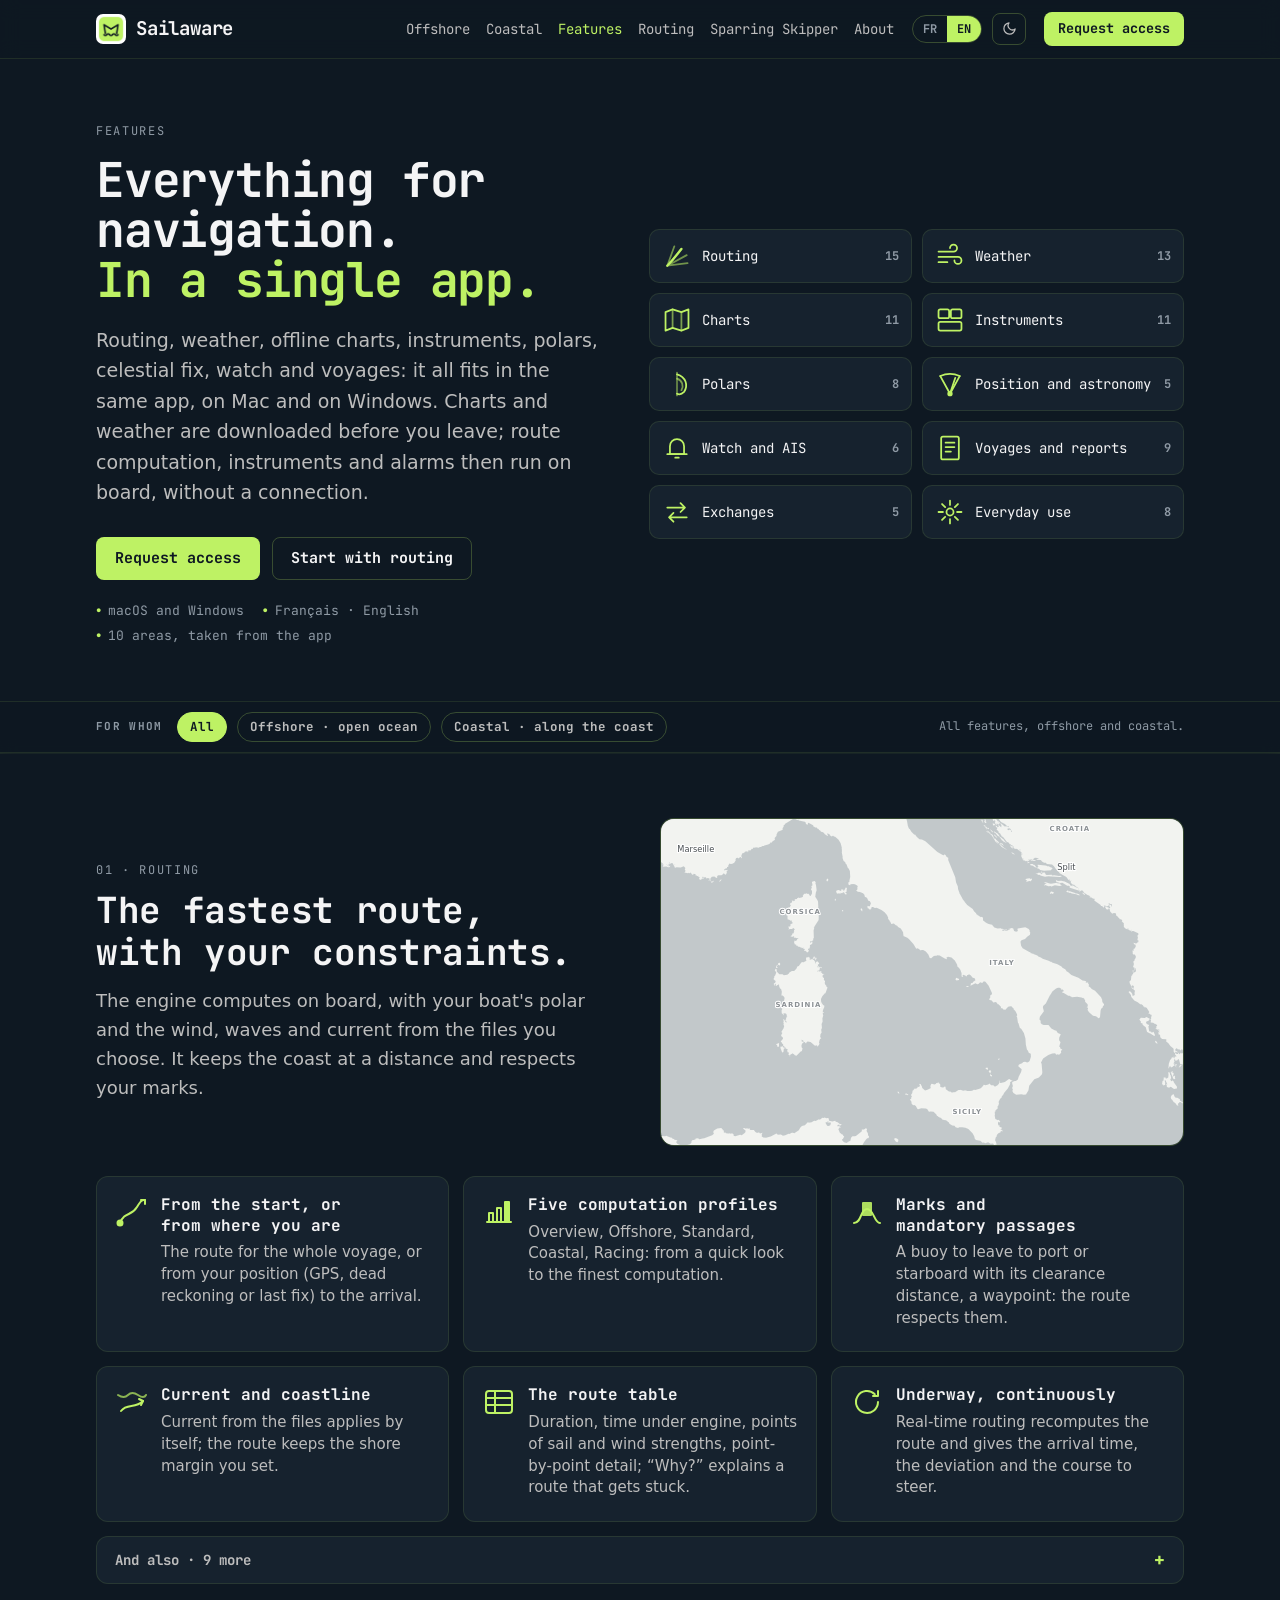
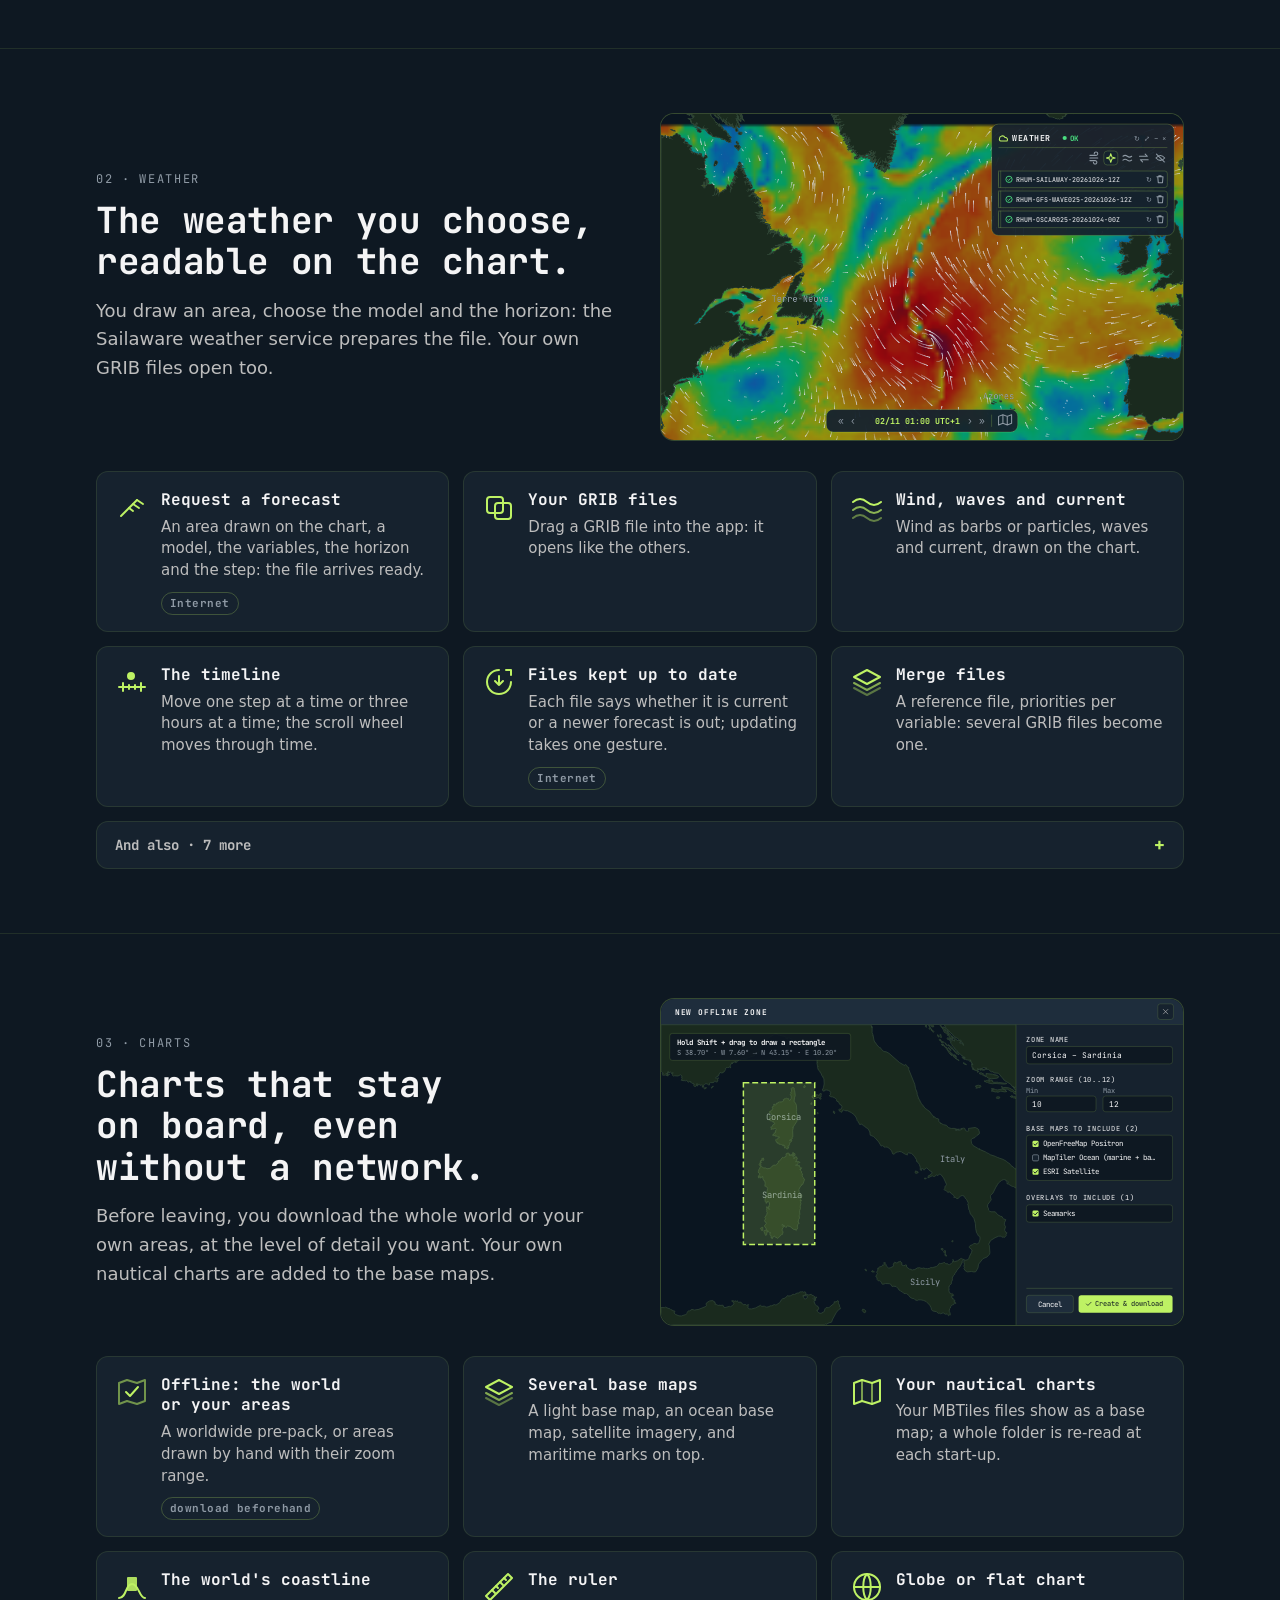
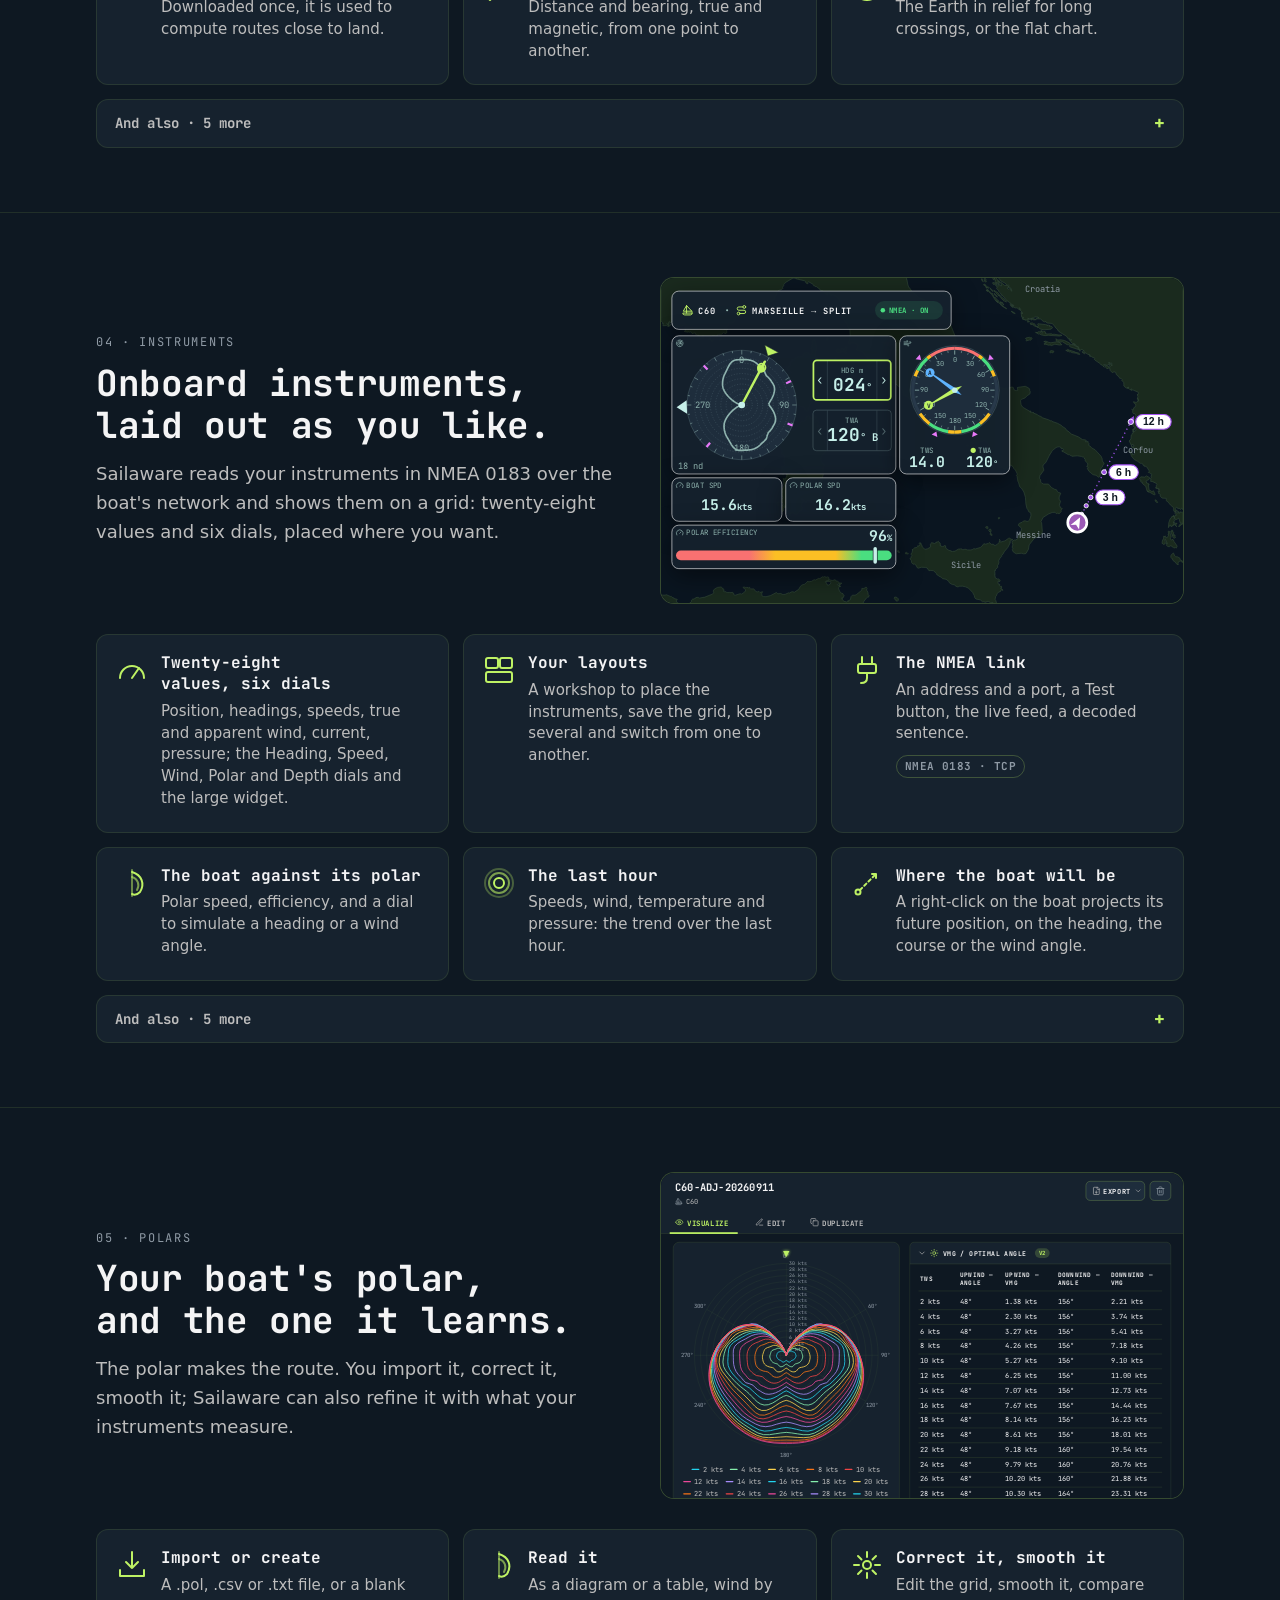
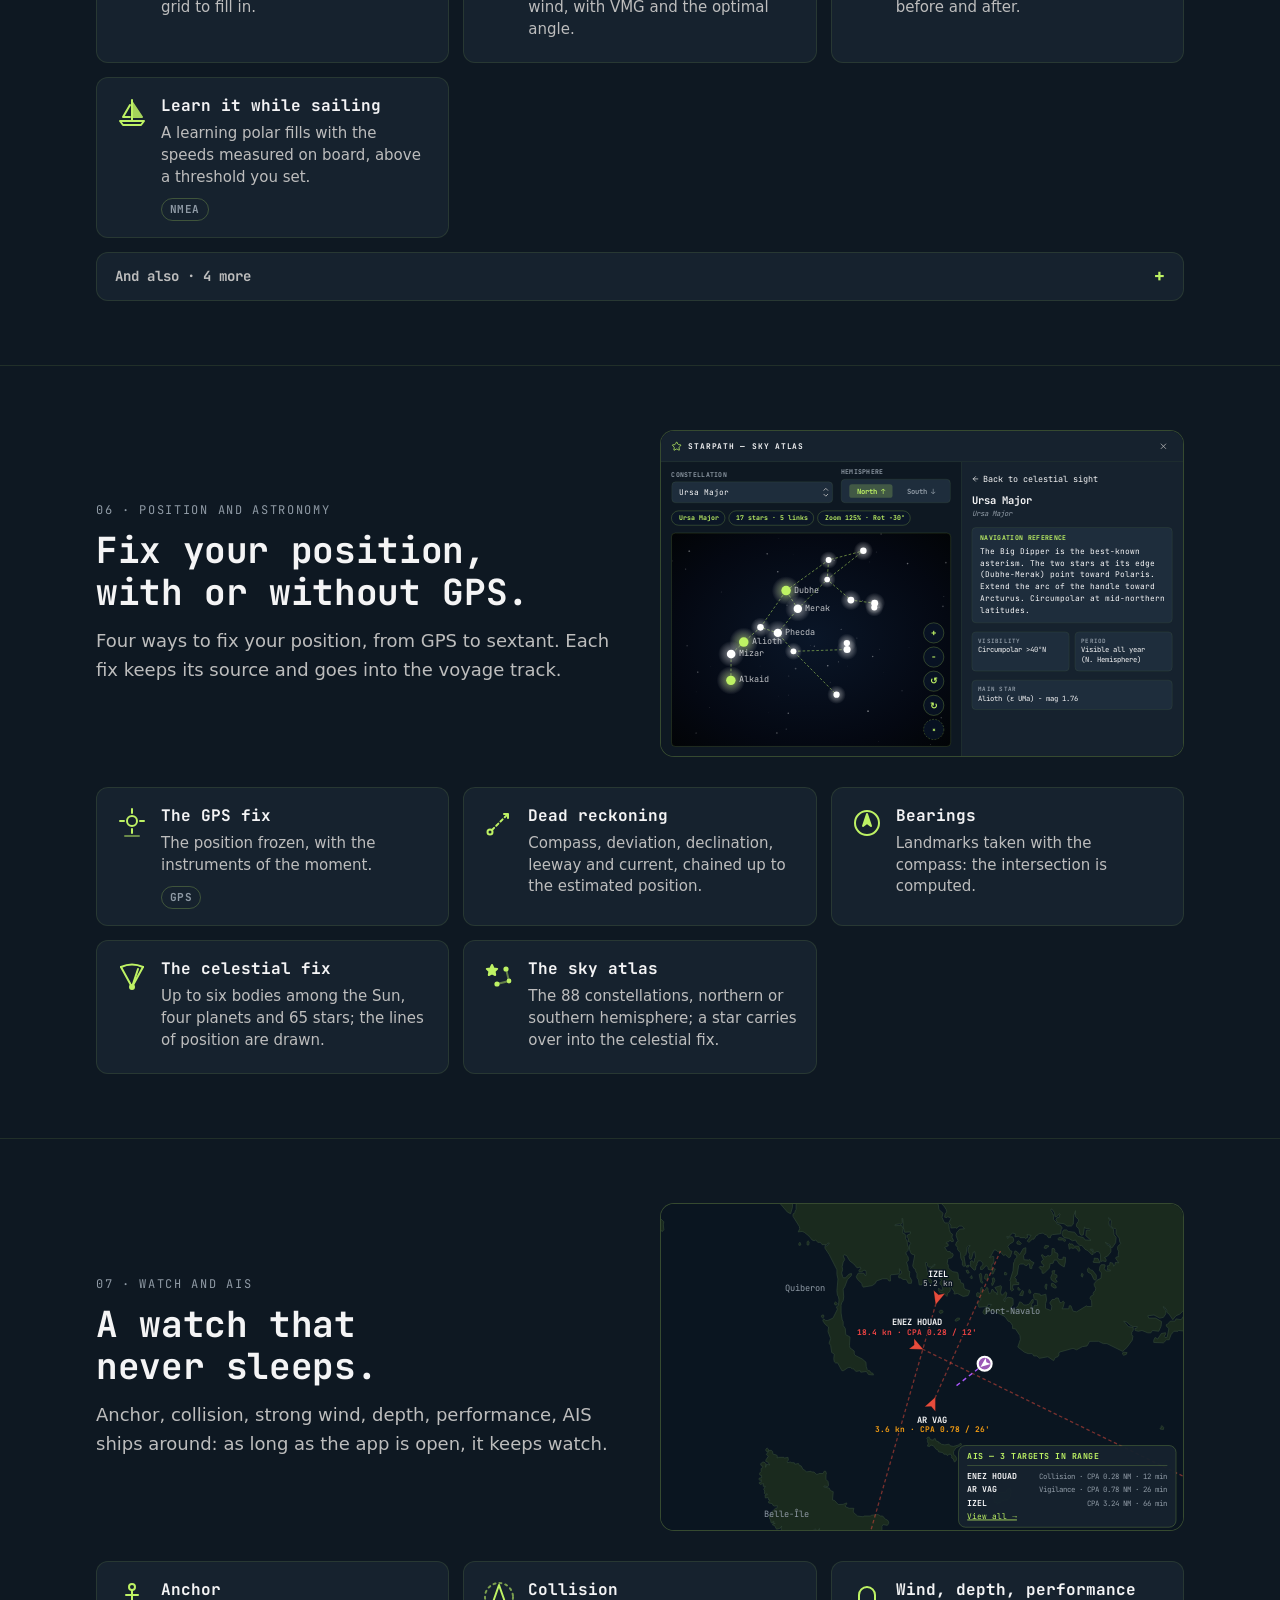
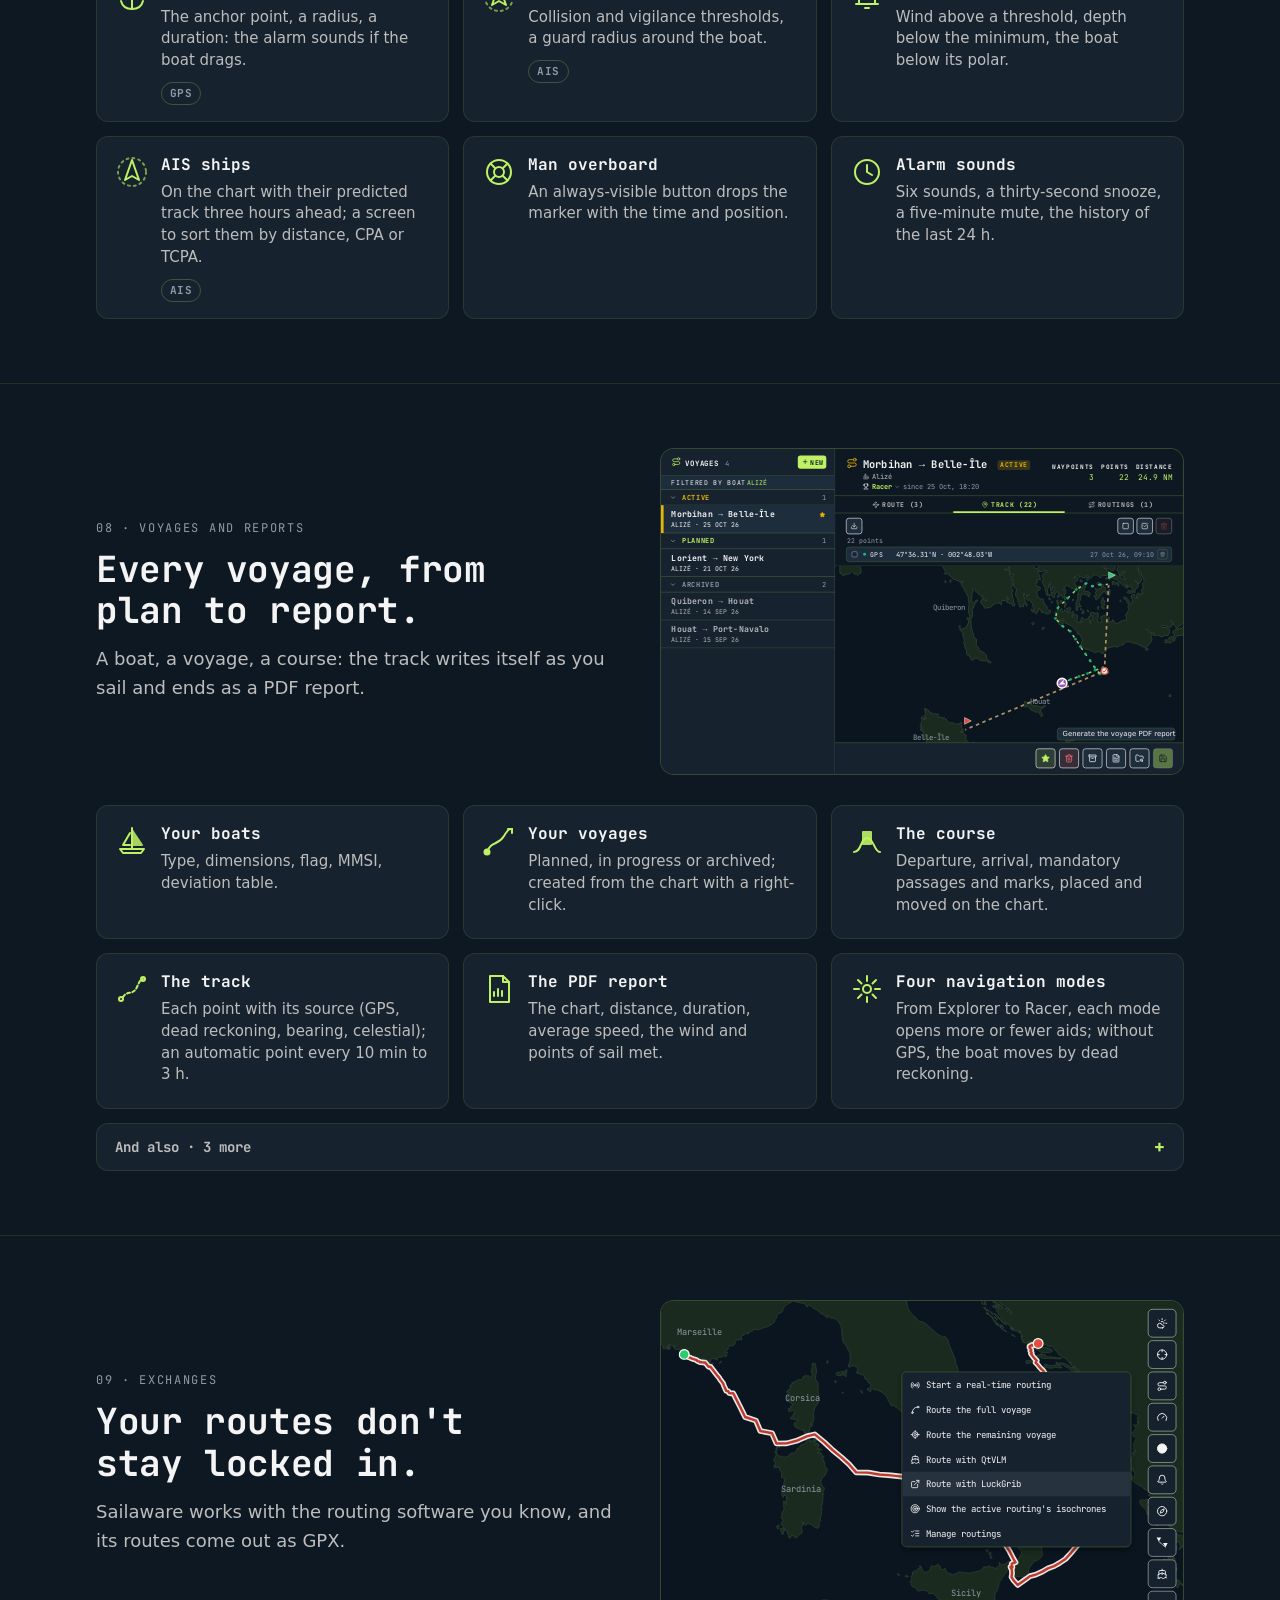
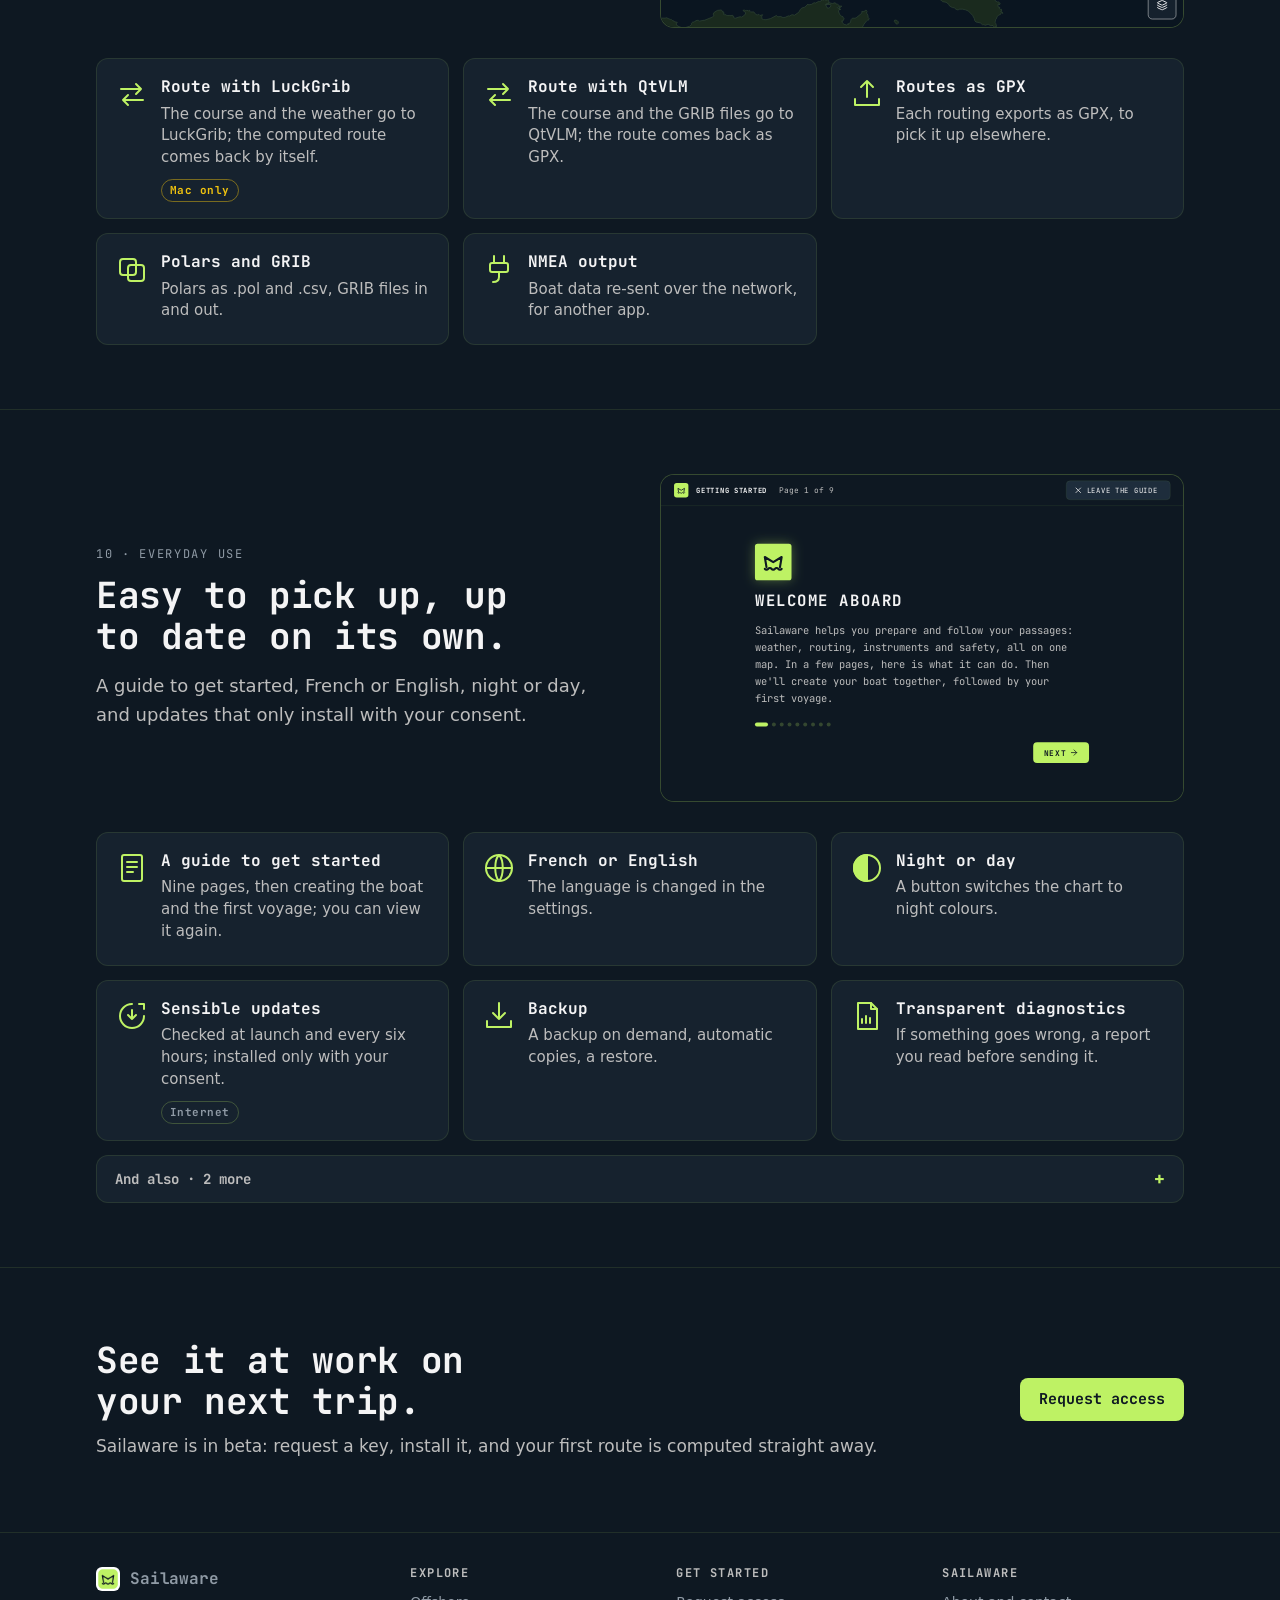
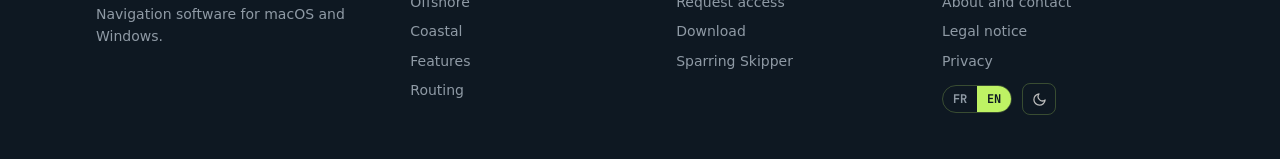
<file: features.html>
<!doctype html>
<html lang="fr" data-theme="dark">
<head>
<meta charset="utf-8">
<meta name="viewport" content="width=device-width, initial-scale=1, viewport-fit=cover">
<title data-en="Sailaware — features">Sailaware — les fonctionnalités</title>
<meta name="description" content="Toutes les fonctions de Sailaware, par domaine : routage, météo, cartes hors ligne, instruments, polaires, position et astronomie, veille et AIS, voyages et rapports, échanges." data-en-content="Every Sailaware feature, by area: routing, weather, offline charts, instruments, polars, position and astronomy, watch and AIS, voyages and reports, exchanges.">
<meta name="theme-color" content="#0E1822">
<link rel="icon" href="data:image/svg+xml,%3Csvg xmlns='http://www.w3.org/2000/svg' viewBox='0 0 24 24'%3E%3Crect width='24' height='24' rx='6' fill='%23bef264'/%3E%3Cg fill='none' stroke='%230E1822' stroke-width='2.2' stroke-linecap='round' stroke-linejoin='round' transform='scale(0.72) translate(4.6 4.6)'%3E%3Cpath d='M2 20a2.4 2.4 0 0 0 2 1 2.4 2.4 0 0 0 2-1 2.4 2.4 0 0 1 2-1 2.4 2.4 0 0 1 2 1 2.4 2.4 0 0 0 2 1 2.4 2.4 0 0 0 2-1 2.4 2.4 0 0 1 2-1 2.4 2.4 0 0 1 2 1 2.4 2.4 0 0 0 2 1 2.4 2.4 0 0 0 2-1'/%3E%3Cpath d='M4 18 2 6l10 6 10-6-2 12'/%3E%3C/g%3E%3C/svg%3E">
<meta property="og:type" content="website">
<meta property="og:title" content="Sailaware — les fonctionnalités">
<meta property="og:description" content="Toutes les fonctions de Sailaware, par domaine : routage, météo, cartes hors ligne, instruments, polaires, position et astronomie, veille et AIS, voyages et rapports, échanges.">
<meta property="og:locale" content="fr_FR">
<meta property="og:locale:alternate" content="en_US">
<link rel="stylesheet" href="assets/site.css">
<script src="assets/site.js"></script>
<script src="assets/scenes.js"></script>
<script src="assets/maquettes/vent-atlantique.js"></script>
<script src="assets/maquettes.js"></script>
<script src="assets/maquettes/routage.js"></script>
<script src="assets/maquettes/cartes.js"></script>
<script src="assets/maquettes/instruments.js"></script>
<script src="assets/maquettes/polaires.js"></script>
<script src="assets/maquettes/position.js"></script>
<script src="assets/maquettes/voyages.js"></script>
<script src="assets/maquettes/echanges.js"></script>
<script src="assets/maquettes/quotidien.js"></script>
<style>
/* page Offshore */
.duo { display: grid; grid-template-columns: minmax(0, 1fr) minmax(0, 1.1fr); gap: 48px; align-items: center; }
section.bloc > .wrap.duo { padding-block: 72px; }
.duo.inverse { grid-template-columns: minmax(0, .9fr) minmax(0, 1.2fr); }
.duo h2 { margin-top: 12px; }
.duo .intro { color: var(--muted); font-size: 18px; margin: 16px 0 22px; }
.planche { margin: 0; background: var(--surface); border: 1px solid var(--line-strong); border-radius: 14px; overflow: hidden; }
.planche svg { display: block; width: 100%; height: auto; }
.frise-meteo { display: flex; align-items: center; gap: 10px; padding: 12px 14px; border-top: 1px solid var(--line); font: 500 12px/1 var(--mono); color: var(--dim); }
.frise-meteo .piste { flex: 1; height: 4px; border-radius: 4px; background: var(--surface-2); position: relative; }
.frise-meteo .piste b { position: absolute; left: 0; top: 0; bottom: 0; width: 22%; border-radius: 4px; background: var(--accent); animation: avance 12s linear infinite; }
.frise-meteo .piste u { display: none; }
@keyframes avance { from { width: 4%; } to { width: 96%; } }
.profils { display: grid; grid-template-columns: repeat(5, minmax(0, 1fr)); gap: 12px; margin-bottom: 22px; }
.profil { background: var(--surface); border: 1px solid var(--line); border-radius: 12px; padding: 16px 16px 14px; display: grid; gap: 10px; align-content: start; }
.profil.choisi { border-color: var(--accent); }
.profil .nom { font: 700 17px/1.1 var(--mono); }
.profil .sous { font: 500 12px/1 var(--mono); color: var(--dim); text-transform: uppercase; letter-spacing: .1em; }
.profil .jauge { display: grid; gap: 4px; font: 500 12px/1.3 var(--mono); color: var(--muted); }
.profil .barre { height: 6px; border-radius: 6px; background: var(--surface-2); overflow: hidden; }
.profil .barre i { display: block; height: 100%; border-radius: 6px; background: var(--accent); }
.profil .barre.temps i { background: var(--iso); }
.cases.trois { grid-template-columns: repeat(3, minmax(0, 1fr)); }
.cases.quatre { grid-template-columns: repeat(4, minmax(0, 1fr)); }
.ligne-temps { margin: 0 0 6px; background: var(--surface); border: 1px solid var(--line); border-radius: 14px; padding: 18px 20px 8px; }
.ligne-temps svg { display: block; width: 100%; height: auto; }
.ligne-temps svg text { font-family: var(--mono); }
.tableau-route { width: 100%; margin-top: 14px; border-collapse: collapse; font: 500 13px/1.3 var(--mono); font-variant-numeric: tabular-nums; background: var(--surface); border: 1px solid var(--line); border-radius: 12px; overflow: hidden; }
.tableau-route th { text-align: right; font-weight: 600; font-size: 11px; letter-spacing: .08em; text-transform: uppercase; color: var(--dim); padding: 9px 10px; border-bottom: 1px solid var(--line); }
.tableau-route td { text-align: right; padding: 8px 10px; color: var(--muted); border-bottom: 1px solid var(--line); }
.tableau-route th:first-child, .tableau-route td:first-child { text-align: left; }
.tableau-route tr.vire td { color: var(--fg); background: color-mix(in srgb, var(--accent) 10%, transparent); }
.tableau-route tr:last-child td { border-bottom: 0; }
@media (max-width: 960px) {
  .duo, .duo.inverse { grid-template-columns: minmax(0, 1fr); gap: 30px; }
  .profils { grid-template-columns: repeat(2, minmax(0, 1fr)); }
  .cases.trois, .cases.quatre { grid-template-columns: repeat(2, minmax(0, 1fr)); }
}
@media (max-width: 620px) {
  .profils, .cases.trois, .cases.quatre { grid-template-columns: minmax(0, 1fr); }
  .tableau-route { font-size: 11.5px; }
  .tableau-route th, .tableau-route td { padding: 7px 6px; }
}

/* page Sparring Skipper */
.badge-ss { display: inline-block; font: 600 12px/1 var(--mono); letter-spacing: .12em; text-transform: uppercase; color: var(--on-accent); background: var(--accent); padding: 6px 9px; border-radius: 5px; }
.hero h1 { margin-top: 16px; }
.hero .chapeau b { color: var(--fg); font-weight: 600; }
.bulletin { margin: 0; background: var(--surface); border: 1px solid var(--line-strong); border-radius: 14px; padding: 22px 24px; display: grid; gap: 12px; box-shadow: 0 30px 80px -40px rgb(0 0 0 / .6); }
.b-tete { display: flex; justify-content: space-between; gap: 10px; flex-wrap: wrap; font: 600 12px/1.3 var(--mono); color: var(--dim); text-transform: uppercase; letter-spacing: .08em; }
.b-verdict { background: color-mix(in srgb, var(--accent) 10%, transparent); border-left: 3px solid var(--accent); border-radius: 6px; padding: 12px 14px; display: grid; gap: 4px; }
.b-verdict b { font: 700 19px/1.25 var(--mono); }
.b-verdict span { color: var(--muted); font-size: 15px; }
.b-ligne { display: flex; justify-content: space-between; gap: 12px; border-bottom: 1px solid var(--line); padding-bottom: 8px; font-size: 15px; color: var(--muted); }
.b-ligne b { font: 600 15px/1.3 var(--mono); color: var(--fg); text-decoration: underline; text-decoration-color: var(--accent); text-underline-offset: 4px; }
.b-ligne b u { text-decoration: none; }
.b-ligne .etoiles { text-decoration: none; color: var(--accent); letter-spacing: 2px; }
.b-ligne .etoiles i { font-style: normal; color: var(--surface-2); }
.b-pied { font: 500 12px/1.4 var(--mono); color: var(--dim); }
.chaine { list-style: none; margin: 0 0 22px; padding: 0; display: grid; grid-template-columns: repeat(6, minmax(0, 1fr)); gap: 10px; counter-reset: c; }
.chaine li { position: relative; background: var(--surface); border: 1px solid var(--line); border-radius: 12px; padding: 14px 14px 16px; display: grid; gap: 6px; align-content: start; }
.chaine li:not(:last-child)::after { content: "→"; position: absolute; right: -10px; top: 18px; font: 700 14px/1 var(--mono); color: var(--accent); background: var(--bg); padding: 2px 0; z-index: 1; }
.chaine .n { font: 700 12px/1 var(--mono); color: var(--on-accent); background: var(--accent); width: 22px; height: 22px; border-radius: 50%; display: grid; place-items: center; }
.chaine b { font: 600 14.5px/1.3 var(--mono); }
.chaine li > span:last-child { color: var(--muted); font-size: 14px; line-height: 1.45; }
.chaine li:nth-child(4) { border-color: var(--accent); }
.a-trous { margin: 0; display: grid; grid-template-columns: minmax(0, 1fr) auto minmax(0, 1fr); gap: 16px; align-items: center; }
.a-trous-l { background: var(--surface); border: 1px solid var(--line); border-radius: 12px; padding: 16px 18px; display: grid; gap: 8px; }
.a-trous-l .lib { font: 600 11px/1 var(--mono); letter-spacing: .12em; text-transform: uppercase; color: var(--dim); }
.a-trous-l p { font-size: 17px; }
.a-trous code { font: 600 14px/1 var(--mono); color: var(--iso); background: var(--surface-2); padding: 3px 6px; border-radius: 5px; }
.a-trous mark { font: 700 17px/1 var(--mono); color: var(--on-accent); background: var(--accent); padding: 2px 6px; border-radius: 5px; }
.a-trous .fleche { font: 700 24px/1 var(--mono); color: var(--accent); }
.niveaux3 { display: grid; grid-template-columns: repeat(3, minmax(0, 1fr)); gap: 16px; }
.niveau { background: var(--surface); border: 1px solid var(--line); border-radius: 14px; padding: 20px 22px; display: grid; gap: 8px; align-content: start; }
.niveau b { font: 700 18px/1.2 var(--mono); }
.niveau span { color: var(--muted); font-size: 15.5px; }
.pages { display: flex; height: 70px; align-items: flex-end; margin-bottom: 8px; }
.pages i { display: block; width: 46px; height: 62px; border-radius: 4px; background: var(--surface-2); border: 1px solid var(--line-strong); margin-left: -30px; box-shadow: -3px 3px 0 rgb(0 0 0 / .15); }
.pages i:first-child { margin-left: 0; }
.pages i:last-child { background: color-mix(in srgb, var(--accent) 18%, var(--surface-2)); }
.deux-volets { display: grid; grid-template-columns: repeat(2, minmax(0, 1fr)); gap: 20px; }
.volet-c { background: var(--surface); border: 1px solid var(--line); border-radius: 14px; overflow: hidden; display: grid; align-content: start; }
.volet-c > svg { display: block; width: 100%; height: auto; }
.volet-c .txt { padding: 18px 22px 22px; }
.volet-c h3 { font-size: 20px; margin-bottom: 10px; }
.liste-c { list-style: none; margin: 0; padding: 0; display: grid; gap: 8px; }
.liste-c li { display: grid; grid-template-columns: 18px 1fr; gap: 8px; color: var(--muted); }
.liste-c li::before { content: "→"; font-family: var(--mono); color: var(--accent); }
@media (max-width: 960px) {
  .chaine { grid-template-columns: repeat(2, minmax(0, 1fr)); }
  .chaine li::after { display: none; }
  .niveaux3, .deux-volets { grid-template-columns: minmax(0, 1fr); }
  .a-trous { grid-template-columns: minmax(0, 1fr); }
  .a-trous .fleche { transform: rotate(90deg); justify-self: center; }
}

/* appel final */
.fin .wrap { display: flex; flex-wrap: wrap; align-items: center; justify-content: space-between; gap: 22px; padding-block: 64px; }
.fin h2 { max-width: 18em; }
.fin p { color: var(--muted); margin-top: 10px; }

footer { border-top: 1px solid var(--line); color: var(--dim); font-size: 14px; }
footer .wrap { padding-block: 34px 44px; display: grid; grid-template-columns: 1.2fr repeat(3, minmax(0, 1fr)); gap: 24px; }
footer h4 { font: 600 12px/1 var(--mono); letter-spacing: .12em; text-transform: uppercase; color: var(--muted); margin: 0 0 12px; }
footer ul { list-style: none; margin: 0; padding: 0; display: grid; gap: 7px; }
footer a { text-decoration: none; }
footer a:hover { color: var(--fg); }

@media (max-width: 960px) {
  nav.menu { display: none; }
  nav.menu.ouvert { display: grid; position: absolute; top: 100%; left: 0; right: 0; gap: 0; background: var(--bg); border-bottom: 1px solid var(--line); padding-left: max(16px, env(safe-area-inset-left, 0px)); padding-right: max(16px, env(safe-area-inset-right, 0px)); }
  nav.menu.ouvert a { padding-block: 14px; border-top: 1px solid var(--line); }
  .burger { display: inline-block; }
  header.top .langue { display: none; }
  .hero .wrap { grid-template-columns: minmax(0, 1fr); gap: 34px; padding-block: 40px; }
  .forts { grid-template-columns: repeat(2, minmax(0, 1fr)); }
  .preuve .chiffres, .familles { grid-template-columns: repeat(2, minmax(0, 1fr)); }
  .abord .wrap.grille { grid-template-columns: minmax(0, 1fr); }
  footer .wrap { grid-template-columns: repeat(2, minmax(0, 1fr)); }
}
@media (max-width: 620px) {
  body { font-size: 16px; }
  header.top .btn-plein { display: none; }
  .portes, .ss .volets, .forts { grid-template-columns: minmax(0, 1fr); }
  section.bloc > .wrap { padding-block: 52px; }
  .porte, .volet { padding: 22px; }
  .instruments { grid-template-columns: repeat(2, minmax(0, 1fr)); }
  .instr.large { grid-column: span 2; }
}
@media (prefers-reduced-motion: reduce) { * { scroll-behavior: auto !important; } }
/* page Fonctionnalités — le catalogue par domaine ; les données sont dans le bloc JSON « catalogue » en fin de page */
.hero .wrap.fn-hero { grid-template-columns: minmax(0, 1fr) minmax(0, 1.05fr); }
.index { display: grid; grid-template-columns: repeat(2, minmax(0, 1fr)); gap: 10px; }
.idx { display: grid; grid-template-columns: 30px 1fr auto; gap: 10px; align-items: center; background: var(--surface); border: 1px solid var(--line); border-radius: 10px; padding: 11px 12px; font: 500 14px/1.3 var(--mono); text-decoration: none; color: var(--fg); transition: border-color .2s; }
.idx:hover { border-color: var(--accent); }
.idx svg { width: 30px; height: 30px; color: var(--accent); }
.idx small { font: 600 12px/1 var(--mono); color: var(--dim); font-variant-numeric: tabular-nums; }
.filtre { position: sticky; z-index: 4; background: color-mix(in srgb, var(--bg) 92%, transparent); backdrop-filter: blur(8px); border-top: 1px solid var(--line); border-bottom: 1px solid var(--line); }
.filtre .wrap { display: flex; flex-wrap: wrap; align-items: center; gap: 8px 10px; padding-block: 10px; }
.filtre .lib { font: 600 11px/1 var(--mono); letter-spacing: .12em; text-transform: uppercase; color: var(--dim); margin-right: 4px; }
.filtre button { font: 600 12.5px/1 var(--mono); color: var(--muted); background: transparent; border: 1px solid var(--line-strong); border-radius: 999px; padding: 8px 12px; cursor: pointer; }
.filtre button[aria-pressed="true"] { color: var(--on-accent); background: var(--accent); border-color: var(--accent); }
.filtre .note { margin-left: auto; font: 500 12px/1.3 var(--mono); color: var(--dim); }
section.domaine { border-top: 1px solid var(--line); scroll-margin-top: 120px; }
section.domaine > .wrap { padding-block: 64px; }
.dom-tete { display: grid; grid-template-columns: minmax(0, 1fr) minmax(0, 1fr); gap: 40px; align-items: center; margin-bottom: 30px; }
.dom-tete h2 { margin-top: 12px; }
.dom-tete .intro { color: var(--muted); font-size: 18px; margin-top: 14px; }
.capture { margin: 0; aspect-ratio: 16 / 10; border: 1px dashed var(--line-strong); border-radius: 14px; background: repeating-linear-gradient(135deg, var(--surface) 0 14px, color-mix(in srgb, var(--surface) 72%, var(--bg)) 14px 28px); display: grid; place-items: center; text-align: center; padding: 22px; }
.capture span { font: 500 13px/1.5 var(--mono); color: var(--dim); max-width: 27em; }
.capture b { display: block; color: var(--muted); font-weight: 600; margin-bottom: 6px; letter-spacing: .12em; text-transform: uppercase; font-size: 11px; }
.fonctions { display: grid; grid-template-columns: repeat(3, minmax(0, 1fr)); gap: 14px; }
.fn { background: var(--surface); border: 1px solid var(--line); border-radius: 12px; padding: 18px 18px 16px; display: grid; grid-template-columns: 34px 1fr; gap: 6px 12px; align-content: start; transition: opacity .25s, border-color .25s; }
.fn > svg { width: 34px; height: 34px; color: var(--accent); grid-row: span 3; }
.fn h3 { font-size: 16px; }
.fn p { color: var(--muted); font-size: 15px; line-height: 1.45; }
.fn .tags { display: flex; flex-wrap: wrap; gap: 6px; margin-top: 4px; }
.tag { font: 600 11px/1 var(--mono); letter-spacing: .04em; color: var(--dim); border: 1px solid var(--line-strong); border-radius: 999px; padding: 5px 8px; }
.tag.plateforme { color: var(--c-heading); border-color: color-mix(in srgb, var(--c-heading) 45%, transparent); }
.fn.eteinte { opacity: .26; }
.fn.allumee { border-color: var(--line-strong); }
.tiroir { margin-top: 14px; border: 1px solid var(--line); border-radius: 12px; background: var(--surface); }
.tiroir summary { cursor: pointer; padding: 14px 18px; font: 600 14px/1.3 var(--mono); color: var(--muted); list-style: none; display: flex; justify-content: space-between; gap: 12px; }
.tiroir summary::-webkit-details-marker { display: none; }
.tiroir summary::after { content: "+"; color: var(--accent); font-size: 18px; line-height: 1; }
.tiroir[open] summary::after { content: "−"; }
.tiroir ul { list-style: none; margin: 0; padding: 2px 18px 18px; display: grid; grid-template-columns: repeat(2, minmax(0, 1fr)); gap: 10px 28px; }
.tiroir li { display: grid; grid-template-columns: 18px 1fr; gap: 8px; color: var(--muted); font-size: 15px; line-height: 1.45; }
.tiroir li::before { content: "→"; font-family: var(--mono); color: var(--accent); }
.tiroir li b { color: var(--fg); font-weight: 600; }
.tiroir li .tag { margin-left: 6px; vertical-align: 1px; }
.partout { display: grid; grid-template-columns: repeat(4, minmax(0, 1fr)); gap: 14px; }
.partout .fn > svg { grid-row: span 2; }
@media (max-width: 960px) {
  .hero .wrap.fn-hero { grid-template-columns: minmax(0, 1fr); }
  .dom-tete { grid-template-columns: minmax(0, 1fr); gap: 24px; }
  .fonctions, .partout { grid-template-columns: repeat(2, minmax(0, 1fr)); }
  .filtre .note { margin-left: 0; flex-basis: 100%; }
}
@media (max-width: 620px) {
  .index, .fonctions, .partout, .tiroir ul { grid-template-columns: minmax(0, 1fr); }
  section.domaine > .wrap { padding-block: 48px; }
}
/* un domaine sans capture : le texte seul, sur une colonne ; une vraie capture : l'image remplit le cadre */
.dom-tete.sans-capture { grid-template-columns: minmax(0, 1fr); }
.dom-tete.sans-capture > div { max-width: 46em; }
.capture.image { background: var(--surface); border-style: solid; padding: 0; overflow: hidden; }
.capture.image img { display: block; width: 100%; height: 100%; object-fit: cover; }
/* une maquette dessinée (assets/maquettes.js) : formes et couleurs de l'application, sur les côtes de scenes.js */
.capture.maquette { background: var(--sea); border-style: solid; padding: 0; overflow: hidden; display: block; }
.capture.maquette svg { display: block; width: 100%; height: 100%; }
/* les classes .mq-* des maquettes sont dans assets/site.css (partagées avec Offshore, Coastal, l'accueil) */
</style>
</head>
<body>
<header class="top">
  <div class="wrap">
    <a class="marque" href="index.html"><img alt="" src="assets/logo.png">Sailaware</a>
    <nav class="menu" id="menu" aria-label="Navigation principale" data-en-aria-label="Main navigation">
      <a href="offshore.html">Offshore</a>
      <a href="coastal.html">Coastal</a>
      <a href="features.html" aria-current="page" data-en="Features">Fonctionnalités</a>
      <a href="routing.html" data-en="Routing">Le routage</a>
      <a href="sparring-skipper.html">Sparring Skipper</a>
      <a href="about.html" data-en="About">À propos</a>
    </nav>
    <div class="outils" style="display:flex;gap:10px;align-items:center">
      <div class="pill-toggle" role="group" aria-label="Langue" data-en-aria-label="Language"><button type="button" data-lang="fr" aria-pressed="true">FR</button><button type="button" data-lang="en" aria-pressed="false">EN</button></div>
      <button class="icon-btn theme-btn" type="button" aria-label="Basculer jour / nuit" data-en-aria-label="Switch day / night" title="Jour / Nuit" data-en-title="Day / Night"><svg width="15" height="15" viewBox="0 0 24 24" fill="none" stroke="currentColor" stroke-width="2" stroke-linecap="round" stroke-linejoin="round"><path d="M21 12.79A9 9 0 1 1 11.21 3 7 7 0 0 0 21 12.79z"/></svg></button>
    </div>
    <a class="btn btn-plein btn-petit" href="download.html#acces" data-en="Request access">Demander l'accès</a>
    <button class="burger" id="burger" type="button" aria-expanded="false" aria-controls="menu">Menu</button>
  </div>
</header>

<main id="haut">
<section class="hero">
  <div class="wrap fn-hero">
    <div>
      <div class="eyebrow" data-en="Features">Fonctionnalités</div>
      <h1 data-en="Everything for navigation.<br><em>In a single app.</em>">Toute la navigation.<br><em>Dans un seul logiciel.</em></h1>
      <p class="chapeau" data-en="Routing, weather, offline charts, instruments, polars, celestial fix, watch and voyages: it all fits in the same app, on Mac and on Windows. Charts and weather are downloaded before you leave; route computation, instruments and alarms then run on board, without a connection.">Routage, météo, cartes hors ligne, instruments, polaires, point astral, veille et voyages : tout tient dans la même application, sur Mac et sur Windows. Les cartes et la météo se téléchargent avant de partir ; le calcul des routes, les instruments et les alarmes tournent ensuite à bord, sans connexion.</p>
      <div class="actions">
        <a class="btn btn-plein" href="download.html#acces" data-en="Request access">Demander l'accès</a>
        <a class="btn btn-trait" href="#d-routage" data-en="Start with routing">Commencer par le routage</a>
      </div>
      <div class="faits"><span data-en="macOS and Windows">macOS et Windows</span><span>Français · English</span><span id="compte"></span></div>
    </div>
    <nav class="index" id="index" aria-label="Les domaines" data-en-aria-label="The areas"></nav>
  </div>
</section>

<div class="filtre" id="filtre"><div class="wrap">
  <span class="lib" data-en="For whom">Pour qui</span>
  <button type="button" data-pour="tous" aria-pressed="true" data-en="All">Tout</button>
  <button type="button" data-pour="offshore" aria-pressed="false" data-en="Offshore · open ocean">Offshore · au large</button>
  <button type="button" data-pour="coastal" aria-pressed="false" data-en="Coastal · along the coast">Coastal · à la côte</button>
  <span class="note" id="filtre-note"></span>
</div></div>

<div id="catalogue-rendu"></div>

<section class="bloc fin" id="fin">
  <div class="wrap">
    <div>
      <h2 data-en="See it at work on your next trip.">Le voir à l'œuvre sur votre prochaine navigation.</h2>
      <p data-en="Sailaware is in beta: request a key, install it, and your first route is computed straight away.">Sailaware est en bêta : demandez une clé, installez, et votre première route se calcule dans la foulée.</p>
    </div>
    <a class="btn btn-plein" href="download.html#acces" data-en="Request access">Demander l'accès</a>
  </div>
</section>
</main>

<footer>
  <div class="wrap">
    <div><a class="marque" href="index.html" style="font-size:16px"><img alt="" src="assets/logo.png" style="width:24px;height:24px;border-radius:6px">Sailaware</a><p style="margin-top:12px" data-en="Navigation software for macOS and Windows.">Logiciel de navigation pour macOS et Windows.</p></div>
    <div><h4 data-en="Explore">Naviguer</h4><ul><li><a href="offshore.html">Offshore</a></li><li><a href="coastal.html">Coastal</a></li><li><a href="features.html" data-en="Features">Fonctionnalités</a></li><li><a href="routing.html" data-en="Routing">Le routage</a></li></ul></div>
    <div><h4 data-en="Get started">Commencer</h4><ul><li><a href="download.html#acces" data-en="Request access">Demander l'accès</a></li><li><a href="download.html" data-en="Download">Télécharger</a></li><li><a href="sparring-skipper.html">Sparring Skipper</a></li></ul></div>
    <div><h4>Sailaware</h4><ul><li><a href="about.html" data-en="About and contact">À propos et contact</a></li><li><a href="mentions-legales.html" data-en="Legal notice">Mentions légales</a></li><li><a href="confidentialite.html" data-en="Privacy">Confidentialité</a></li><li class="reglages"><div class="pill-toggle" role="group" aria-label="Langue" data-en-aria-label="Language"><button type="button" data-lang="fr" aria-pressed="true">FR</button><button type="button" data-lang="en" aria-pressed="false">EN</button></div><button class="icon-btn theme-btn" type="button" aria-label="Basculer jour / nuit" data-en-aria-label="Switch day / night"><svg width="15" height="15" viewBox="0 0 24 24" fill="none" stroke="currentColor" stroke-width="2" stroke-linecap="round" stroke-linejoin="round"><path d="M21 12.79A9 9 0 1 1 11.21 3 7 7 0 0 0 21 12.79z"/></svg></button></li></ul></div>
  </div>
</footer>

<script type="application/json" id="catalogue">{"domaines": [{"id": "routage", "num": "01", "nom": "Routage", "icone": "eventail", "titre": "La route la plus rapide, avec vos contraintes.", "intro": "Le moteur calcule à bord, avec la polaire de votre bateau et le vent, les vagues et le courant des fichiers choisis. Il tient la côte à distance et respecte vos marques.", "capture": "Un vrai calcul Marseille → Split : l'éventail des isochrones s'ouvre, puis la route retenue, le bateau et le haut du tableau de route.", "fonctions": [{"nom": "Du départ, ou de là où vous êtes", "texte": "La route du voyage entier, ou de votre position (GPS, estime ou dernier point) jusqu'à l'arrivée.", "icone": "route", "pour": ["offshore", "coastal"]}, {"nom": "Cinq profils de calcul", "texte": "Aperçu, Hauturier, Standard, Côtier, Régate : du coup d'œil rapide au calcul le plus fin.", "icone": "profils", "pour": ["offshore"]}, {"nom": "Marques et passages obligés", "texte": "Une bouée à laisser à bâbord ou à tribord avec sa distance de garde, un point de passage : la route les respecte.", "icone": "marque", "pour": ["offshore", "coastal"]}, {"nom": "Le courant et la côte", "texte": "Le courant des fichiers s'applique de lui-même ; la route garde la marge à terre que vous avez fixée.", "icone": "courant", "pour": ["offshore", "coastal"]}, {"nom": "Le tableau de route", "texte": "Durée, temps au moteur, allures et forces de vent, détail point par point ; « Pourquoi ? » explique une route qui bloque.", "icone": "tableau", "pour": ["offshore"]}, {"nom": "En navigation, en continu", "texte": "Le routage en temps réel recalcule la route et donne l'heure d'arrivée, l'écart et le cap à suivre.", "icone": "recalcul", "pour": ["offshore"]}], "aussi": [{"nom": "Comparer des routages", "texte": "sous les mêmes hypothèses : même départ, mêmes fichiers, avec ou sans courant, classés par durée."}, {"nom": "« Et si… »", "texte": "changer l'heure de départ ou le fichier météo pour revoir une route."}, {"nom": "Les isochrones", "texte": "dessinées en direct pendant le calcul, à afficher ou masquer ensuite."}, {"nom": "Les conditions rencontrées", "texte": "la route avec, en chaque point, l'heure et la météo recalculées."}, {"nom": "Le bateau sur la route", "texte": "il avance sur le tracé au rythme de la frise du temps."}, {"nom": "Router vers ou depuis un point", "texte": "d'un clic droit sur la carte."}, {"nom": "Des profils réglables", "texte": "marge à la côte, angles interdits au près et au portant, vent et vagues maximums, moteur, virements et empannages de jour et de nuit."}, {"nom": "Un cône de recherche", "texte": "pour orienter le calcul vers l'arrivée."}, {"nom": "Garder ses routages", "texte": "chacun s'enregistre, s'affiche sur la carte et s'exporte en GPX."}]}, {"id": "meteo", "num": "02", "nom": "Météo", "icone": "vent", "maquette": "meteo", "titre": "La météo que vous choisissez, lisible sur la carte.", "intro": "Vous tracez une zone, choisissez le modèle et l'horizon : le service météo Sailaware prépare le fichier. Vos propres fichiers GRIB s'ouvrent aussi.", "capture": "La carte avec le vent en particules, la frise du temps en bas et le widget Météo ouvert.", "fonctions": [{"nom": "Demander une prévision", "texte": "Une zone tracée sur la carte, un modèle, les variables, l'horizon et le pas : le fichier arrive prêt.", "icone": "modeles", "pour": ["offshore", "coastal"], "tags": ["Internet"]}, {"nom": "Vos fichiers GRIB", "texte": "Glissez un fichier GRIB dans l'application : il s'ouvre comme les autres.", "icone": "fichiers", "pour": ["offshore"]}, {"nom": "Vent, vagues et courant", "texte": "Le vent en barbules ou en particules, les vagues et le courant, dessinés sur la carte.", "icone": "vagues", "pour": ["offshore", "coastal"]}, {"nom": "La frise du temps", "texte": "On avance pas à pas ou de trois heures en trois heures ; la molette fait défiler le temps.", "icone": "frise", "pour": ["offshore", "coastal"]}, {"nom": "Des fichiers tenus à jour", "texte": "Chaque fichier dit s'il est à jour ou si un nouveau bulletin est sorti ; la mise à jour se fait d'un geste.", "icone": "maj", "pour": ["offshore", "coastal"], "tags": ["Internet"]}, {"nom": "Fusionner des fichiers", "texte": "Un fichier de référence, des priorités par variable : plusieurs GRIB n'en font plus qu'un.", "icone": "couches", "pour": ["offshore"]}], "aussi": [{"nom": "La taille estimée", "texte": "affichée avant chaque téléchargement."}, {"nom": "La prévision la plus fraîche", "texte": "une option qui prend, pour chaque heure, le bulletin le plus récent."}, {"nom": "La valeur sous le curseur", "texte": "vent, vagues ou courant au point visé."}, {"nom": "La fiabilité du fichier", "texte": "le vent prévu comparé au vent mesuré à bord, sur la dernière heure.", "tags": ["NMEA"]}, {"nom": "Le widget Météo", "texte": "sur la carte : le fichier du voyage, « Tout réactualiser », en format standard ou réduit."}, {"nom": "Exporter une sélection", "texte": "les fichiers choisis copiés dans un dossier."}, {"nom": "L'état du service", "texte": "une pastille dit si le service météo répond."}]}, {"id": "cartes", "num": "03", "nom": "Cartes", "icone": "carte", "titre": "Des cartes qui restent à bord, même sans réseau.", "intro": "Avant de partir, vous téléchargez le monde entier ou vos zones, à la précision voulue. Vos cartes marines personnelles s'ajoutent aux fonds.", "capture": "Nouvelle zone hors ligne : la Corse et la Sardaigne encadrées sur la carte, la plage de zooms, les fonds et la signalisation à télécharger.", "fonctions": [{"nom": "Hors ligne, le monde ou vos zones", "texte": "Un pré-pack mondial, ou des zones tracées à la main avec leur plage de zoom.", "icone": "horsligne", "pour": ["offshore", "coastal"], "tags": ["à télécharger avant"]}, {"nom": "Plusieurs fonds", "texte": "Un fond clair, un fond océan, l'imagerie satellite, et la signalisation maritime par-dessus.", "icone": "couches", "pour": ["offshore", "coastal"]}, {"nom": "Vos cartes marines", "texte": "Vos fichiers MBTiles s'affichent comme un fond ; un dossier entier est relu à chaque démarrage.", "icone": "carte", "pour": ["offshore", "coastal"]}, {"nom": "Le trait de côte du monde", "texte": "Téléchargé une fois, il sert au calcul des routes près de terre.", "icone": "marque", "pour": ["offshore", "coastal"]}, {"nom": "La règle", "texte": "Distance et relèvement, vrai et magnétique, d'un point à un autre.", "icone": "unites", "pour": ["coastal"]}, {"nom": "Le globe ou la carte à plat", "texte": "La Terre en relief pour les grandes traversées, ou la carte à plat.", "icone": "langue", "pour": ["offshore"]}], "aussi": [{"nom": "Un fond de jour, un fond de nuit", "texte": "choisis à l'avance."}, {"nom": "Le suivi des téléchargements", "texte": "temps restant, annuler, relancer, vider le cache."}, {"nom": "Centrer sur le bateau", "texte": "d'un bouton."}, {"nom": "Des boutons qui se replient", "texte": "pour laisser la carte entière ; Homme à la mer reste visible."}, {"nom": "Le fond océan", "texte": "demande une clé personnelle, saisie dans les réglages."}]}, {"id": "instruments", "num": "04", "nom": "Instruments", "icone": "instruments", "titre": "Les instruments du bord, disposés comme vous voulez.", "intro": "Sailaware lit vos instruments en NMEA 0183 par le réseau du bord et les affiche en grille : vingt-huit valeurs et six cadrans, placés où vous voulez.", "capture": "La carte et une disposition d'instruments : Polaire, Vent, vitesses, efficacité polaire ; à droite, le bateau et sa position à 3, 6 et 12 h.", "fonctions": [{"nom": "Vingt-huit valeurs, six cadrans", "texte": "Position, caps, vitesses, vent réel et apparent, courant, pression ; les cadrans Cap, Vitesse, Vent, Polaire, Profondeur et le grand widget.", "icone": "cadran", "pour": ["offshore", "coastal"]}, {"nom": "Vos dispositions", "texte": "Un atelier pour placer les instruments, enregistrer la grille, en garder plusieurs et passer de l'une à l'autre.", "icone": "instruments", "pour": ["offshore", "coastal"]}, {"nom": "La liaison NMEA", "texte": "Une adresse et un port, un bouton Tester, le flux en direct, une trame décodée.", "icone": "prise", "pour": ["offshore", "coastal"], "tags": ["NMEA 0183 · TCP"]}, {"nom": "Le bateau face à sa polaire", "texte": "Vitesse polaire, efficacité, et un cadran pour simuler un cap ou un angle au vent.", "icone": "polaire", "pour": ["offshore"]}, {"nom": "La dernière heure", "texte": "Vitesses, vent, température et pression : la tendance de la dernière heure.", "icone": "pression", "pour": ["offshore"]}, {"nom": "Où sera le bateau", "texte": "Un clic droit sur le bateau projette sa position à venir, au cap, à la route ou à l'angle au vent.", "icone": "estime", "pour": ["offshore"]}], "aussi": [{"nom": "Vrai ou apparent, vrai ou magnétique", "texte": "un appui long sur l'instrument."}, {"nom": "La fiche de chaque instrument", "texte": "ce qu'il montre et d'où vient sa valeur."}, {"nom": "La déclinaison", "texte": "transmise par le bord, calculée, ou saisie à la main."}, {"nom": "La sortie NMEA", "texte": "les données réémises sur le réseau, pour une autre application de navigation."}, {"nom": "Avec le simulateur Sailaway III", "texte": "un préréglage de liaison, les navires AIS du jeu, le changement de bateau reconnu."}]}, {"id": "polaires", "num": "05", "nom": "Polaires", "icone": "polaire", "titre": "La polaire de votre bateau, et celle qu'il apprend.", "intro": "La polaire fait la route. Vous l'importez, la corrigez, la lissez ; Sailaware peut aussi l'affiner avec ce que mesurent vos instruments.", "capture": "L'onglet Visualiser d'une vraie polaire : une courbe par force de vent, de 2 à 40 nœuds, et le panneau VMG ouvert, l'angle optimal par vent.", "fonctions": [{"nom": "Importer ou créer", "texte": "Un fichier .pol, .csv ou .txt, ou une grille vierge à remplir.", "icone": "importer", "pour": ["offshore", "coastal"]}, {"nom": "La lire", "texte": "En diagramme ou en tableau, vent par vent, avec la VMG et l'angle optimal.", "icone": "polaire", "pour": ["offshore"]}, {"nom": "La corriger, la lisser", "texte": "Modifier la grille, la lisser, comparer avant et après.", "icone": "reglages", "pour": ["offshore"]}, {"nom": "L'apprendre en naviguant", "texte": "Une polaire d'apprentissage se remplit des vitesses mesurées à bord, au-dessus d'un seuil que vous fixez.", "icone": "bateau", "pour": ["offshore"], "tags": ["NMEA"]}], "aussi": [{"nom": "Dupliquer", "texte": "pour essayer une variante sans toucher l'originale."}, {"nom": "Exporter", "texte": "en .pol ou en .csv."}, {"nom": "Changer de polaire", "texte": "depuis la carte, d'un bouton."}, {"nom": "Ranger", "texte": "active, en apprentissage ou archivée."}]}, {"id": "position", "num": "06", "nom": "Position et astronomie", "icone": "sextant", "titre": "Faire le point, avec ou sans GPS.", "intro": "Quatre façons de faire le point, du GPS au sextant. Chaque point garde sa source et entre dans la trace du voyage.", "capture": "L'atlas du ciel Starpath sur la Grande Ourse : Dubhe et Merak pointent vers la Polaire.", "fonctions": [{"nom": "Le point GPS", "texte": "La position figée, avec les instruments du moment.", "icone": "gps", "pour": ["offshore", "coastal"], "tags": ["GPS"]}, {"nom": "L'estime", "texte": "Compas, déviation, déclinaison, dérive et courant, enchaînés jusqu'à la position estimée.", "icone": "estime", "pour": ["offshore"]}, {"nom": "Les relèvements", "texte": "Des amers relevés au compas : l'intersection est calculée.", "icone": "cap", "pour": ["coastal"]}, {"nom": "Le point astral", "texte": "Jusqu'à six astres parmi le Soleil, quatre planètes et 65 étoiles ; les droites de hauteur se tracent.", "icone": "sextant", "pour": ["offshore"]}, {"nom": "L'atlas du ciel", "texte": "Les 88 constellations, hémisphère nord ou sud ; une étoile se reporte dans le point astral.", "icone": "etoiles", "pour": ["offshore"]}], "aussi": []}, {"id": "veille", "num": "07", "nom": "Veille et AIS", "icone": "alarme", "maquette": "veille", "titre": "Une veille qui ne dort pas.", "intro": "Mouillage, collision, vent fort, profondeur, performance, navires AIS autour : tant que l'application est ouverte, elle veille.", "capture": "Les navires AIS sur la carte avec leur route prévue à trois heures, et le panneau des cibles rangées par CPA.", "fonctions": [{"nom": "Le mouillage", "texte": "Le point d'ancrage, un rayon, une durée : l'alarme sonne si le bateau chasse.", "icone": "ancre", "pour": ["offshore", "coastal"], "tags": ["GPS"]}, {"nom": "La collision", "texte": "Seuils de collision et de vigilance, rayon de garde autour du bateau.", "icone": "ais", "pour": ["offshore", "coastal"], "tags": ["AIS"]}, {"nom": "Vent, fond, performance", "texte": "Le vent au-dessus d'un seuil, le fond sous le minimum, le bateau sous sa polaire.", "icone": "alarme", "pour": ["offshore", "coastal"]}, {"nom": "Les navires AIS", "texte": "Sur la carte avec leur route prévue à trois heures ; un écran pour les trier par distance, CPA ou TCPA.", "icone": "ais", "pour": ["offshore", "coastal"], "tags": ["AIS"]}, {"nom": "Homme à la mer", "texte": "Un bouton toujours visible pose la balise avec l'heure et la position.", "icone": "bouee", "pour": ["offshore", "coastal"]}, {"nom": "Les sonneries", "texte": "Six sonneries, un report de trente secondes, une coupure de cinq minutes, l'historique des dernières 24 h.", "icone": "horloge", "pour": ["offshore", "coastal"]}], "aussi": []}, {"id": "voyages", "num": "08", "nom": "Voyages et rapports", "icone": "journal", "titre": "Chaque voyage, du projet au rapport.", "intro": "Un bateau, un voyage, un parcours : la trace s'écrit au fil de la navigation et finit en rapport PDF.", "capture": "La page d'un voyage en cours : la liste des voyages, le parcours et la trace sur la carte, l'infobulle du bouton Rapport PDF.", "fonctions": [{"nom": "Vos bateaux", "texte": "Type, dimensions, pavillon, MMSI, table de déviation.", "icone": "bateau", "pour": ["offshore", "coastal"]}, {"nom": "Vos voyages", "texte": "Prévus, en cours ou archivés ; créés depuis la carte d'un clic droit.", "icone": "route", "pour": ["offshore", "coastal"]}, {"nom": "Le parcours", "texte": "Départ, arrivée, passages obligés et marques, posés et déplacés sur la carte.", "icone": "marque", "pour": ["offshore", "coastal"]}, {"nom": "La trace", "texte": "Chaque point avec sa source (GPS, estime, relèvement, astral) ; un point automatique toutes les 10 min à 3 h.", "icone": "traces", "pour": ["offshore"]}, {"nom": "Le rapport PDF", "texte": "La carte, la distance, la durée, la vitesse moyenne, le vent et les allures rencontrés.", "icone": "rapport", "pour": ["offshore", "coastal"]}, {"nom": "Quatre modes de navigation", "texte": "De l'Explorateur au Compétiteur, chaque mode ouvre plus ou moins d'aides ; sans GPS, le bateau avance à l'estime.", "icone": "reglages", "pour": ["offshore"]}], "aussi": [{"nom": "Archiver, réactiver", "texte": "un voyage fini se range, et revient quand on veut."}, {"nom": "Les routages du voyage", "texte": "réunis dans sa page."}, {"nom": "Bateau et voyage en cours", "texte": "changés depuis la carte, d'une pastille."}]}, {"id": "echanges", "num": "09", "nom": "Échanges", "icone": "echange", "titre": "Vos routes ne restent pas enfermées.", "intro": "Sailaware travaille avec les logiciels de routage que vous connaissez, et ses routes en sortent en GPX.", "capture": "Le menu Routage ouvert sur « Router avec LuckGrib » et « Router avec QtVLM ».", "fonctions": [{"nom": "Router avec LuckGrib", "texte": "Le parcours et la météo partent vers LuckGrib ; la route calculée revient d'elle-même.", "icone": "echange", "pour": ["offshore"], "tags": ["Mac seulement"]}, {"nom": "Router avec QtVLM", "texte": "Le parcours et les fichiers GRIB partent vers QtVLM ; la route revient en GPX.", "icone": "echange", "pour": ["offshore"]}, {"nom": "Les routes en GPX", "texte": "Chaque routage s'exporte en GPX, pour le reprendre ailleurs.", "icone": "exporter", "pour": ["offshore", "coastal"]}, {"nom": "Polaires et GRIB", "texte": "Les polaires en .pol et .csv, les fichiers GRIB en entrée comme en sortie.", "icone": "fichiers", "pour": ["offshore"]}, {"nom": "La sortie NMEA", "texte": "Les données du bord réémises sur le réseau, pour une autre application.", "icone": "prise", "pour": ["offshore"]}], "aussi": []}, {"id": "quotidien", "num": "10", "nom": "Au quotidien", "icone": "reglages", "titre": "Simple à prendre en main, à jour tout seul.", "intro": "Un guide pour commencer, le français ou l'anglais, la nuit ou le jour, et des mises à jour qui ne s'installent qu'avec votre accord.", "capture": "La première des neuf pages du guide de démarrage, dans la langue et les couleurs choisies.", "fonctions": [{"nom": "Un guide pour commencer", "texte": "Neuf pages, puis la création du bateau et du premier voyage ; on peut le revoir.", "icone": "journal", "pour": ["offshore", "coastal"]}, {"nom": "Français ou anglais", "texte": "La langue se change dans les réglages.", "icone": "langue", "pour": ["offshore", "coastal"]}, {"nom": "Nuit ou jour", "texte": "Un bouton passe la carte en couleurs de nuit.", "icone": "nuitjour", "pour": ["offshore", "coastal"]}, {"nom": "Des mises à jour sages", "texte": "Cherchées au lancement et toutes les six heures ; installées seulement avec votre accord.", "icone": "maj", "pour": ["offshore", "coastal"], "tags": ["Internet"]}, {"nom": "La sauvegarde", "texte": "Une sauvegarde à la demande, des copies automatiques, une restauration.", "icone": "importer", "pour": ["offshore", "coastal"]}, {"nom": "Un diagnostic transparent", "texte": "En cas de souci, un rapport que vous lisez avant de l'envoyer.", "icone": "rapport", "pour": ["offshore", "coastal"]}], "aussi": [{"nom": "La taille d'affichage", "texte": "100, 110 ou 125 %."}, {"nom": "Le signal de panne grave", "texte": "envoyé de lui-même, et désactivable."}]}]}</script>
<script type="application/json" id="catalogue-en">{"domaines": [{"id": "routage", "num": "01", "icone": "eventail", "nom": "Routing", "titre": "The fastest route, with your constraints.", "intro": "The engine computes on board, with your boat's polar and the wind, waves and current from the files you choose. It keeps the coast at a distance and respects your marks.", "capture": "A real Marseille → Split computation: the isochrone fan opens, then the chosen route, the boat and the top of its route sheet.", "fonctions": [{"nom": "From the start, or from where you are", "texte": "The route for the whole voyage, or from your position (GPS, dead reckoning or last fix) to the arrival.", "icone": "route", "pour": ["offshore", "coastal"]}, {"nom": "Five computation profiles", "texte": "Overview, Offshore, Standard, Coastal, Racing: from a quick look to the finest computation.", "icone": "profils", "pour": ["offshore"]}, {"nom": "Marks and mandatory passages", "texte": "A buoy to leave to port or starboard with its clearance distance, a waypoint: the route respects them.", "icone": "marque", "pour": ["offshore", "coastal"]}, {"nom": "Current and coastline", "texte": "Current from the files applies by itself; the route keeps the shore margin you set.", "icone": "courant", "pour": ["offshore", "coastal"]}, {"nom": "The route table", "texte": "Duration, time under engine, points of sail and wind strengths, point-by-point detail; “Why?” explains a route that gets stuck.", "icone": "tableau", "pour": ["offshore"]}, {"nom": "Underway, continuously", "texte": "Real-time routing recomputes the route and gives the arrival time, the deviation and the course to steer.", "icone": "recalcul", "pour": ["offshore"]}], "aussi": [{"nom": "Compare routings", "texte": "under the same assumptions: same start, same files, with or without current, ranked by duration."}, {"nom": "“What if…”", "texte": "change the departure time or the weather file to review a route."}, {"nom": "The isochrones", "texte": "drawn live during the computation, to show or hide afterwards."}, {"nom": "The conditions met", "texte": "the route with, at each point, the recomputed time and weather."}, {"nom": "The boat on the route", "texte": "it moves along the track in step with the timeline."}, {"nom": "Route to or from a point", "texte": "with a right-click on the chart."}, {"nom": "Adjustable profiles", "texte": "shore margin, no-go angles upwind and downwind, maximum wind and waves, engine, tacks and gybes by day and by night."}, {"nom": "A search cone", "texte": "to steer the computation towards the arrival."}, {"nom": "Keep your routings", "texte": "each one is saved, shown on the chart and exported as GPX."}]}, {"id": "meteo", "num": "02", "icone": "vent", "maquette": "meteo", "nom": "Weather", "titre": "The weather you choose, readable on the chart.", "intro": "You draw an area, choose the model and the horizon: the Sailaware weather service prepares the file. Your own GRIB files open too.", "capture": "The chart with the wind as particles, the timeline at the bottom and the Weather widget open.", "fonctions": [{"nom": "Request a forecast", "texte": "An area drawn on the chart, a model, the variables, the horizon and the step: the file arrives ready.", "icone": "modeles", "pour": ["offshore", "coastal"], "tags": ["Internet"]}, {"nom": "Your GRIB files", "texte": "Drag a GRIB file into the app: it opens like the others.", "icone": "fichiers", "pour": ["offshore"]}, {"nom": "Wind, waves and current", "texte": "Wind as barbs or particles, waves and current, drawn on the chart.", "icone": "vagues", "pour": ["offshore", "coastal"]}, {"nom": "The timeline", "texte": "Move one step at a time or three hours at a time; the scroll wheel moves through time.", "icone": "frise", "pour": ["offshore", "coastal"]}, {"nom": "Files kept up to date", "texte": "Each file says whether it is current or a newer forecast is out; updating takes one gesture.", "icone": "maj", "pour": ["offshore", "coastal"], "tags": ["Internet"]}, {"nom": "Merge files", "texte": "A reference file, priorities per variable: several GRIB files become one.", "icone": "couches", "pour": ["offshore"]}], "aussi": [{"nom": "The estimated size", "texte": "shown before each download."}, {"nom": "The freshest forecast", "texte": "an option that takes, for each hour, the most recent run."}, {"nom": "The value under the cursor", "texte": "wind, waves or current at the point you aim at."}, {"nom": "How reliable the file is", "texte": "forecast wind compared with wind measured on board, over the last hour.", "tags": ["NMEA"]}, {"nom": "The Weather widget", "texte": "on the chart: the voyage's file, “Refresh all”, in standard or compact format."}, {"nom": "Export a selection", "texte": "the chosen files copied to a folder."}, {"nom": "The service status", "texte": "a dot tells whether the weather service is responding."}]}, {"id": "cartes", "num": "03", "icone": "carte", "nom": "Charts", "titre": "Charts that stay on board, even without a network.", "intro": "Before leaving, you download the whole world or your own areas, at the level of detail you want. Your own nautical charts are added to the base maps.", "capture": "New offline zone: Corsica and Sardinia boxed on the map, with the zoom range, base maps and seamarks to download.", "fonctions": [{"nom": "Offline: the world or your areas", "texte": "A worldwide pre-pack, or areas drawn by hand with their zoom range.", "icone": "horsligne", "pour": ["offshore", "coastal"], "tags": ["download beforehand"]}, {"nom": "Several base maps", "texte": "A light base map, an ocean base map, satellite imagery, and maritime marks on top.", "icone": "couches", "pour": ["offshore", "coastal"]}, {"nom": "Your nautical charts", "texte": "Your MBTiles files show as a base map; a whole folder is re-read at each start-up.", "icone": "carte", "pour": ["offshore", "coastal"]}, {"nom": "The world's coastline", "texte": "Downloaded once, it is used to compute routes close to land.", "icone": "marque", "pour": ["offshore", "coastal"]}, {"nom": "The ruler", "texte": "Distance and bearing, true and magnetic, from one point to another.", "icone": "unites", "pour": ["coastal"]}, {"nom": "Globe or flat chart", "texte": "The Earth in relief for long crossings, or the flat chart.", "icone": "langue", "pour": ["offshore"]}], "aussi": [{"nom": "A day base map, a night base map", "texte": "chosen in advance."}, {"nom": "Download tracking", "texte": "time remaining, cancel, restart, clear the cache."}, {"nom": "Centre on the boat", "texte": "with one button."}, {"nom": "Buttons that fold away", "texte": "to free the whole chart; Man overboard stays visible."}, {"nom": "The ocean base map", "texte": "requires a personal key, entered in the settings."}]}, {"id": "instruments", "num": "04", "icone": "instruments", "nom": "Instruments", "titre": "Onboard instruments, laid out as you like.", "intro": "Sailaware reads your instruments in NMEA 0183 over the boat's network and shows them on a grid: twenty-eight values and six dials, placed where you want.", "capture": "The chart with an instrument layout: Polar, Wind, speeds and polar efficiency; on the right, the boat and where it will be in 3, 6 and 12 h.", "fonctions": [{"nom": "Twenty-eight values, six dials", "texte": "Position, headings, speeds, true and apparent wind, current, pressure; the Heading, Speed, Wind, Polar and Depth dials and the large widget.", "icone": "cadran", "pour": ["offshore", "coastal"]}, {"nom": "Your layouts", "texte": "A workshop to place the instruments, save the grid, keep several and switch from one to another.", "icone": "instruments", "pour": ["offshore", "coastal"]}, {"nom": "The NMEA link", "texte": "An address and a port, a Test button, the live feed, a decoded sentence.", "icone": "prise", "pour": ["offshore", "coastal"], "tags": ["NMEA 0183 · TCP"]}, {"nom": "The boat against its polar", "texte": "Polar speed, efficiency, and a dial to simulate a heading or a wind angle.", "icone": "polaire", "pour": ["offshore"]}, {"nom": "The last hour", "texte": "Speeds, wind, temperature and pressure: the trend over the last hour.", "icone": "pression", "pour": ["offshore"]}, {"nom": "Where the boat will be", "texte": "A right-click on the boat projects its future position, on the heading, the course or the wind angle.", "icone": "estime", "pour": ["offshore"]}], "aussi": [{"nom": "True or apparent, true or magnetic", "texte": "a long press on the instrument."}, {"nom": "Each instrument's card", "texte": "what it shows and where its value comes from."}, {"nom": "Declination", "texte": "sent by the boat's electronics, computed, or entered by hand."}, {"nom": "NMEA output", "texte": "the data re-sent over the network, for another navigation app."}, {"nom": "With the Sailaway III simulator", "texte": "a link preset, the game's AIS ships, boat changes recognised."}]}, {"id": "polaires", "num": "05", "icone": "polaire", "nom": "Polars", "titre": "Your boat's polar, and the one it learns.", "intro": "The polar makes the route. You import it, correct it, smooth it; Sailaware can also refine it with what your instruments measure.", "capture": "The Visualize tab of a real polar: one curve per wind strength, from 2 to 40 knots, and the open VMG panel with the optimal angle per wind.", "fonctions": [{"nom": "Import or create", "texte": "A .pol, .csv or .txt file, or a blank grid to fill in.", "icone": "importer", "pour": ["offshore", "coastal"]}, {"nom": "Read it", "texte": "As a diagram or a table, wind by wind, with VMG and the optimal angle.", "icone": "polaire", "pour": ["offshore"]}, {"nom": "Correct it, smooth it", "texte": "Edit the grid, smooth it, compare before and after.", "icone": "reglages", "pour": ["offshore"]}, {"nom": "Learn it while sailing", "texte": "A learning polar fills with the speeds measured on board, above a threshold you set.", "icone": "bateau", "pour": ["offshore"], "tags": ["NMEA"]}], "aussi": [{"nom": "Duplicate", "texte": "to try a variant without touching the original."}, {"nom": "Export", "texte": "as .pol or .csv."}, {"nom": "Switch polar", "texte": "from the chart, with one button."}, {"nom": "Organise", "texte": "active, learning or archived."}]}, {"id": "position", "num": "06", "icone": "sextant", "nom": "Position and astronomy", "titre": "Fix your position, with or without GPS.", "intro": "Four ways to fix your position, from GPS to sextant. Each fix keeps its source and goes into the voyage track.", "capture": "The Starpath sky atlas on Ursa Major: Dubhe and Merak point toward Polaris.", "fonctions": [{"nom": "The GPS fix", "texte": "The position frozen, with the instruments of the moment.", "icone": "gps", "pour": ["offshore", "coastal"], "tags": ["GPS"]}, {"nom": "Dead reckoning", "texte": "Compass, deviation, declination, leeway and current, chained up to the estimated position.", "icone": "estime", "pour": ["offshore"]}, {"nom": "Bearings", "texte": "Landmarks taken with the compass: the intersection is computed.", "icone": "cap", "pour": ["coastal"]}, {"nom": "The celestial fix", "texte": "Up to six bodies among the Sun, four planets and 65 stars; the lines of position are drawn.", "icone": "sextant", "pour": ["offshore"]}, {"nom": "The sky atlas", "texte": "The 88 constellations, northern or southern hemisphere; a star carries over into the celestial fix.", "icone": "etoiles", "pour": ["offshore"]}], "aussi": []}, {"id": "veille", "num": "07", "icone": "alarme", "maquette": "veille", "nom": "Watch and AIS", "titre": "A watch that never sleeps.", "intro": "Anchor, collision, strong wind, depth, performance, AIS ships around: as long as the app is open, it keeps watch.", "capture": "AIS ships on the chart with their route predicted three hours ahead, and the panel of targets sorted by CPA.", "fonctions": [{"nom": "Anchor", "texte": "The anchor point, a radius, a duration: the alarm sounds if the boat drags.", "icone": "ancre", "pour": ["offshore", "coastal"], "tags": ["GPS"]}, {"nom": "Collision", "texte": "Collision and vigilance thresholds, a guard radius around the boat.", "icone": "ais", "pour": ["offshore", "coastal"], "tags": ["AIS"]}, {"nom": "Wind, depth, performance", "texte": "Wind above a threshold, depth below the minimum, the boat below its polar.", "icone": "alarme", "pour": ["offshore", "coastal"]}, {"nom": "AIS ships", "texte": "On the chart with their predicted track three hours ahead; a screen to sort them by distance, CPA or TCPA.", "icone": "ais", "pour": ["offshore", "coastal"], "tags": ["AIS"]}, {"nom": "Man overboard", "texte": "An always-visible button drops the marker with the time and position.", "icone": "bouee", "pour": ["offshore", "coastal"]}, {"nom": "Alarm sounds", "texte": "Six sounds, a thirty-second snooze, a five-minute mute, the history of the last 24 h.", "icone": "horloge", "pour": ["offshore", "coastal"]}], "aussi": []}, {"id": "voyages", "num": "08", "icone": "journal", "nom": "Voyages and reports", "titre": "Every voyage, from plan to report.", "intro": "A boat, a voyage, a course: the track writes itself as you sail and ends as a PDF report.", "capture": "A voyage in progress: the voyage list, its course and track on the map, and the tooltip of the PDF report button.", "fonctions": [{"nom": "Your boats", "texte": "Type, dimensions, flag, MMSI, deviation table.", "icone": "bateau", "pour": ["offshore", "coastal"]}, {"nom": "Your voyages", "texte": "Planned, in progress or archived; created from the chart with a right-click.", "icone": "route", "pour": ["offshore", "coastal"]}, {"nom": "The course", "texte": "Departure, arrival, mandatory passages and marks, placed and moved on the chart.", "icone": "marque", "pour": ["offshore", "coastal"]}, {"nom": "The track", "texte": "Each point with its source (GPS, dead reckoning, bearing, celestial); an automatic point every 10 min to 3 h.", "icone": "traces", "pour": ["offshore"]}, {"nom": "The PDF report", "texte": "The chart, distance, duration, average speed, the wind and points of sail met.", "icone": "rapport", "pour": ["offshore", "coastal"]}, {"nom": "Four navigation modes", "texte": "From Explorer to Racer, each mode opens more or fewer aids; without GPS, the boat moves by dead reckoning.", "icone": "reglages", "pour": ["offshore"]}], "aussi": [{"nom": "Archive, reactivate", "texte": "a finished voyage is put away, and comes back whenever you like."}, {"nom": "The voyage's routings", "texte": "gathered on its page."}, {"nom": "Current boat and voyage", "texte": "changed from the chart, with a chip."}]}, {"id": "echanges", "num": "09", "icone": "echange", "nom": "Exchanges", "titre": "Your routes don't stay locked in.", "intro": "Sailaware works with the routing software you know, and its routes come out as GPX.", "capture": "The Routing menu open on “Route with LuckGrib” and “Route with QtVLM”.", "fonctions": [{"nom": "Route with LuckGrib", "texte": "The course and the weather go to LuckGrib; the computed route comes back by itself.", "icone": "echange", "pour": ["offshore"], "tags": ["Mac only"]}, {"nom": "Route with QtVLM", "texte": "The course and the GRIB files go to QtVLM; the route comes back as GPX.", "icone": "echange", "pour": ["offshore"]}, {"nom": "Routes as GPX", "texte": "Each routing exports as GPX, to pick it up elsewhere.", "icone": "exporter", "pour": ["offshore", "coastal"]}, {"nom": "Polars and GRIB", "texte": "Polars as .pol and .csv, GRIB files in and out.", "icone": "fichiers", "pour": ["offshore"]}, {"nom": "NMEA output", "texte": "Boat data re-sent over the network, for another app.", "icone": "prise", "pour": ["offshore"]}], "aussi": []}, {"id": "quotidien", "num": "10", "icone": "reglages", "nom": "Everyday use", "titre": "Easy to pick up, up to date on its own.", "intro": "A guide to get started, French or English, night or day, and updates that only install with your consent.", "capture": "The first of the nine pages of the getting-started guide, in the chosen language and colours.", "fonctions": [{"nom": "A guide to get started", "texte": "Nine pages, then creating the boat and the first voyage; you can view it again.", "icone": "journal", "pour": ["offshore", "coastal"]}, {"nom": "French or English", "texte": "The language is changed in the settings.", "icone": "langue", "pour": ["offshore", "coastal"]}, {"nom": "Night or day", "texte": "A button switches the chart to night colours.", "icone": "nuitjour", "pour": ["offshore", "coastal"]}, {"nom": "Sensible updates", "texte": "Checked at launch and every six hours; installed only with your consent.", "icone": "maj", "pour": ["offshore", "coastal"], "tags": ["Internet"]}, {"nom": "Backup", "texte": "A backup on demand, automatic copies, a restore.", "icone": "importer", "pour": ["offshore", "coastal"]}, {"nom": "Transparent diagnostics", "texte": "If something goes wrong, a report you read before sending it.", "icone": "rapport", "pour": ["offshore", "coastal"]}], "aussi": [{"nom": "Display size", "texte": "100, 110 or 125%."}, {"nom": "The serious-crash signal", "texte": "sent by itself, and can be turned off."}]}]}</script>
<script>
/* Le catalogue relevé dans le code de l'application (maquette N+525), rendu dans la langue choisie. */
(function () {
  // les icônes : même trait que les cases des pages Offshore et Coastal (34 × 34, trait de 2)
  var I = {
    route: '<path d="M5 28 C 10 16, 16 22, 22 12 S 28 6, 30 5"/><circle cx="5" cy="28" r="2.5" fill="currentColor"/><path d="M26 5 h 4 v 4"/>',
    eventail: '<path d="M6 28 L 14 6 M 6 28 L 22 9 M 6 28 L 28 16 M 6 28 L 29 25" opacity=".55"/><path d="M6 28 C 14 20, 18 14, 22 9" stroke-width="2.6"/>',
    profils: '<path d="M5 27 h 24"/><rect x="7" y="18" width="4" height="9"/><rect x="15" y="13" width="4" height="14"/><rect x="23" y="7" width="4" height="20" fill="currentColor"/>',
    marque: '<rect x="13" y="8" width="8" height="12" fill="currentColor" opacity=".9"/><path d="M4 28 C 12 28, 10 14, 17 14 S 24 28, 30 28"/>',
    cone: '<path d="M17 30 L 5 8 M 17 30 L 29 8"/><path d="M5 8 Q 17 2 29 8" stroke-dasharray="2 3"/>',
    courant: '<path d="M3 10 q 6 4 10 0 t 10 0 t 8 0" opacity=".7"/><path d="M6 26 C 12 18, 20 24, 28 16"/><path d="M24 14 l 4 2 l -2 4"/>',
    horloge: '<circle cx="17" cy="17" r="12"/><path d="M17 10 v 7 l 5 3"/>',
    cap: '<circle cx="17" cy="17" r="12"/><path d="M17 8 l 4 12 l -4 -3 l -4 3 z" fill="currentColor"/>',
    tableau: '<rect x="4" y="6" width="26" height="22" rx="3"/><path d="M4 13 h 26 M 4 20 h 26 M 13 6 v 22"/>',
    recalcul: '<path d="M28 17 a 11 11 0 1 1 -3.2 -7.8"/><path d="M28 6 v 5 h -5"/>',
    vent: '<path d="M4 12 h 17 a 4 4 0 1 0 -4 -4"/><path d="M4 18 h 22 a 4 4 0 1 1 -4 4"/><path d="M4 24 h 10"/>',
    vagues: '<path d="M3 12 q 7 -6 14 0 t 14 0"/><path d="M3 20 q 7 -6 14 0 t 14 0" opacity=".7"/><path d="M3 28 q 7 -6 14 0 t 14 0" opacity=".45"/>',
    modeles: '<path d="M6 26 L 22 10"/><path d="M22 10 l 6 4 M 18 14 l 6 4 M 14 18 l 4 3"/>',
    frise: '<path d="M4 22 h 26"/><path d="M8 18 v 8 M 14 20 v 4 M 20 20 v 4 M 26 18 v 8"/><circle cx="16" cy="11" r="3" fill="currentColor"/>',
    fichiers: '<rect x="5" y="7" width="16" height="16" rx="3"/><rect x="13" y="13" width="16" height="16" rx="3"/>',
    nuage: '<path d="M9 25 h 15 a 6 6 0 0 0 0 -12 a 8 8 0 0 0 -15 2 a 5 5 0 0 0 0 10 z"/>',
    pression: '<circle cx="17" cy="17" r="5"/><circle cx="17" cy="17" r="10" opacity=".6"/><circle cx="17" cy="17" r="14" opacity=".3"/>',
    carte: '<path d="M4 8 l 8 -3 l 10 3 l 8 -3 v 21 l -8 3 l -10 -3 l -8 3 z"/><path d="M12 5 v 21 M 22 8 v 21" opacity=".6"/>',
    horsligne: '<path d="M4 8 l 8 -3 l 10 3 l 8 -3 v 21 l -8 3 l -10 -3 l -8 3 z" opacity=".55"/><path d="M11 17 l 4 4 l 8 -9"/>',
    couches: '<path d="M17 5 l 13 7 l -13 7 l -13 -7 z"/><path d="M4 18 l 13 7 l 13 -7" opacity=".65"/><path d="M4 23 l 13 7 l 13 -7" opacity=".4"/>',
    sonde: '<path d="M4 9 q 6 3 13 0 t 13 0"/><path d="M17 9 v 15"/><path d="M12 24 h 10"/><path d="M8 29 q 9 -3 18 0" opacity=".6"/>',
    instruments: '<rect x="4" y="5" width="12" height="10" rx="2"/><rect x="18" y="5" width="12" height="10" rx="2"/><rect x="4" y="19" width="26" height="10" rx="2"/>',
    cadran: '<path d="M5 25 a 12 12 0 1 1 24 0"/><path d="M17 25 L 24 15"/>',
    prise: '<path d="M12 4 v 7 M 22 4 v 7"/><rect x="8" y="11" width="18" height="9" rx="2"/><path d="M17 20 v 5 q 0 5 -6 5"/>',
    polaire: '<path d="M17 4 v 26" opacity=".5"/><path d="M17 6 C 27 9, 30 18, 25 26 C 22 29, 19 29, 17 28"/><path d="M17 11 C 23 13, 25 19, 22 24" opacity=".6"/>',
    gps: '<circle cx="17" cy="15" r="5"/><path d="M17 3 v 4 M 17 23 v 4 M 5 15 h 4 M 25 15 h 4"/><path d="M10 30 h 14" opacity=".5"/>',
    sextant: '<path d="M6 8 L 17 28 L 28 8"/><path d="M6 8 Q 17 3 28 8"/><path d="M17 28 L 23 10"/><circle cx="17" cy="28" r="2" fill="currentColor"/>',
    etoiles: '<path d="M10 6 l 1.6 3.4 l 3.6 .5 l -2.6 2.5 l .6 3.6 l -3.2 -1.7 l -3.2 1.7 l .6 -3.6 l -2.6 -2.5 l 3.6 -.5 z" fill="currentColor"/><circle cx="24" cy="10" r="1.6" fill="currentColor"/><circle cx="27" cy="22" r="1.4" fill="currentColor"/><circle cx="15" cy="25" r="1.6" fill="currentColor"/><path d="M24 10 L 27 22 L 15 25" opacity=".45"/>',
    estime: '<circle cx="8" cy="26" r="2.5"/><path d="M10 24 L 26 8" stroke-dasharray="3 3"/><path d="M22 8 h 4 v 4"/>',
    ais: '<path d="M17 5 l 7 20 l -7 -4 l -7 4 z"/><circle cx="17" cy="17" r="14" stroke-dasharray="2 4" opacity=".6"/>',
    alarme: '<path d="M9 24 V 15 a 8 8 0 0 1 16 0 v 9 z"/><path d="M6 24 h 22 M 15 28 h 4"/>',
    bouee: '<circle cx="17" cy="17" r="12"/><circle cx="17" cy="17" r="5"/><path d="M8.5 8.5 l 5 5 M 25.5 8.5 l -5 5 M 8.5 25.5 l 5 -5 M 25.5 25.5 l -5 -5"/>',
    ancre: '<circle cx="17" cy="7" r="3"/><path d="M17 10 v 19"/><path d="M11 15 h 12"/><path d="M6 21 q 2 8 11 8 q 9 0 11 -8"/>',
    journal: '<rect x="7" y="4" width="20" height="26" rx="2"/><path d="M12 11 h 10 M 12 16 h 10 M 12 21 h 6"/>',
    rapport: '<path d="M8 4 h 13 l 6 6 v 20 h -19 z"/><path d="M21 4 v 6 h 6"/><path d="M12 24 v -4 M 16 24 v -7 M 20 24 v -5"/>',
    traces: '<circle cx="6" cy="27" r="2"/><path d="M8 25 C 12 18, 18 24, 22 15 S 26 8, 28 7" stroke-dasharray="3 2.5"/><circle cx="28" cy="7" r="2"/>',
    importer: '<path d="M17 4 v 16 M 11 14 l 6 6 l 6 -6"/><path d="M5 22 v 6 h 24 v -6"/>',
    exporter: '<path d="M17 20 V 4 M 11 10 l 6 -6 l 6 6"/><path d="M5 22 v 6 h 24 v -6"/>',
    echange: '<path d="M6 12 h 20 M 21 7 l 5 5 l -5 5"/><path d="M28 23 H 8 M 13 18 l -5 5 l 5 5"/>',
    nuitjour: '<path d="M17 4 a 13 13 0 0 0 0 26 z" fill="currentColor"/><circle cx="17" cy="17" r="13"/>',
    langue: '<circle cx="17" cy="17" r="13"/><path d="M4 17 h 26 M 17 4 c -5 5 -5 21 0 26 c 5 -5 5 -21 0 -26"/>',
    unites: '<path d="M4 26 L 26 4 l 4 4 L 8 30 z"/><path d="M10 20 l 3 3 M 14 16 l 2 2 M 18 12 l 3 3 M 22 8 l 2 2"/>',
    maj: '<path d="M17 5 a 12 12 0 1 0 12 12"/><path d="M17 11 v 9 M 13 16 l 4 4 l 4 -4"/><path d="M24 5 h 5 v 5"/>',
    reglages: '<circle cx="17" cy="17" r="4"/><path d="M17 4 v 5 M 17 25 v 5 M 4 17 h 5 M 25 17 h 5 M 8 8 l 3.5 3.5 M 22.5 22.5 L 26 26 M 8 26 l 3.5 -3.5 M 22.5 11.5 L 26 8"/>',
    bateau: '<path d="M17 4 v 20"/><path d="M17 6 L 27 21 H 17 z" fill="currentColor" opacity=".85"/><path d="M15 9 L 8 21 h 7"/><path d="M5 25 h 24 l -3 4 H 8 z"/>',
    ecran: '<rect x="4" y="6" width="26" height="17" rx="2"/><path d="M13 29 h 8 M 17 23 v 6"/>'
  };
  function ico(n) { return '<svg viewBox="0 0 34 34" fill="none" stroke="currentColor" stroke-width="2" stroke-linecap="round" stroke-linejoin="round" aria-hidden="true">' + (I[n] || I.route) + '</svg>'; }
  // typographie française : espaces insécables dans les guillemets et devant : ; ? !
  function esc(t) { if (SW.lang() === "en") return String(t).replace(/&/g, "&amp;").replace(/</g, "&lt;").replace(/>/g, "&gt;"); return String(t).replace(/&/g, "&amp;").replace(/</g, "&lt;").replace(/>/g, "&gt;").replace(/« /g, "« ").replace(/ »/g, " »").replace(/ ([:;?!])/g, " $1"); }
  function tags(l) { return (l || []).map(function (t) { return '<span class="tag' + (/seulement|Mac|Windows/.test(t) ? " plateforme" : "") + '">' + esc(t) + "</span>"; }).join(""); }

  // le catalogue dans les deux langues ; la page se refait quand la langue change
  var CAT = { fr: JSON.parse(document.getElementById("catalogue").textContent), en: JSON.parse(document.getElementById("catalogue-en").textContent) };
  var idx = document.getElementById("index"), out = document.getElementById("catalogue-rendu");
  function rendre() {
  var C = CAT[SW.lang()] || CAT.fr, html = ""; idx.innerHTML = "";
  C.domaines.forEach(function (d) {
    var n = d.fonctions.length + (d.aussi || []).length;
    // la maquette du domaine (assets/maquettes.js et assets/maquettes/<domaine>.js), si elle existe
    var mq = window.MAQUETTES && MAQUETTES[d.maquette || d.id];
    idx.insertAdjacentHTML("beforeend", '<a class="idx" href="#d-' + d.id + '">' + ico(d.icone) + "<span>" + esc(d.nom) + "</span><small>" + n + "</small></a>");
    html += '<section class="domaine" id="d-' + d.id + '"><div class="wrap">' +
      '<div class="dom-tete' + (d.image || mq ? "" : " sans-capture") + '"><div><div class="eyebrow">' + d.num + " · " + esc(d.nom) + "</div><h2>" + esc(d.titre) + '</h2><p class="intro">' + esc(d.intro) + "</p></div>" +
      (d.image ? '<figure class="capture image"><img src="' + d.image + '" alt="' + esc(d.capture) + '" loading="lazy"></figure>' :
        mq ? '<figure class="capture maquette" role="img" aria-label="' + esc(d.capture) + '">' + mq() + "</figure>" : "") + "</div>" +
      '<div class="fonctions">' + d.fonctions.map(function (f) {
        return '<article class="fn" data-pour="' + f.pour.join(" ") + '">' + ico(f.icone) + "<h3>" + esc(f.nom) + "</h3><p>" + esc(f.texte) + "</p>" + (f.tags && f.tags.length ? '<div class="tags">' + tags(f.tags) + "</div>" : "") + "</article>";
      }).join("") + "</div>" +
      ((d.aussi && d.aussi.length) ? '<details class="tiroir"><summary>' + SW.t("Et aussi · " + d.aussi.length + " de plus", "And also · " + d.aussi.length + " more") + "</summary><ul>" + d.aussi.map(function (a) {
        return "<li><span><b>" + esc(a.nom) + "</b> — " + esc(a.texte) + tags(a.tags) + "</span></li>";
      }).join("") + "</ul></details>" : "") +
      "</div></section>";
  });
  out.innerHTML = html;
  if (window.MAQUETTES_ANIMER) MAQUETTES_ANIMER(out);
  var compte = document.getElementById("compte");
  if (compte) compte.textContent = SW.t(C.domaines.length + " domaines, relevés dans l'application", C.domaines.length + " areas, taken from the app");
  }
  rendre();

  // le filtre : Tout · Offshore · Coastal — les fonctions de l'autre public s'estompent, rien ne disparaît
  var filtre = document.getElementById("filtre"), note = document.getElementById("filtre-note");
  var NOTES = { tous: "Toutes les fonctions, au large comme à la côte.", offshore: "En clair : ce qui sert à préparer et mener une traversée.", coastal: "En clair : ce qui sert à naviguer simplement, à la journée ou d'étape en étape." };
  var NOTES_EN = { tous: "All features, offshore and coastal.", offshore: "In short: what helps you prepare and sail a crossing.", coastal: "In short: what helps you sail simply, for the day or from one stop to the next." }, courant = "tous";
  function choisir(p) {
    courant = p;
    filtre.querySelectorAll("button").forEach(function (x) { x.setAttribute("aria-pressed", x.dataset.pour === p ? "true" : "false"); });
    document.querySelectorAll(".fn[data-pour]").forEach(function (f) {
      var ok = p === "tous" || f.dataset.pour.split(" ").indexOf(p) >= 0;
      f.classList.toggle("eteinte", !ok); f.classList.toggle("allumee", ok && p !== "tous");
    });
    note.textContent = SW.lang() === "en" ? NOTES_EN[p] : NOTES[p];
  }
  filtre.addEventListener("click", function (e) { var x = e.target.closest("button"); if (x) choisir(x.dataset.pour); });
  choisir("tous");
  document.addEventListener("langue", function () { rendre(); choisir(courant); });
  // le filtre colle sous l'en-tête
  function caler() { var h = document.querySelector("header.top"); filtre.style.top = (h ? h.offsetHeight : 0) + "px"; }
  caler(); window.addEventListener("resize", caler);
})();
</script>
</body>
</html>
</file>
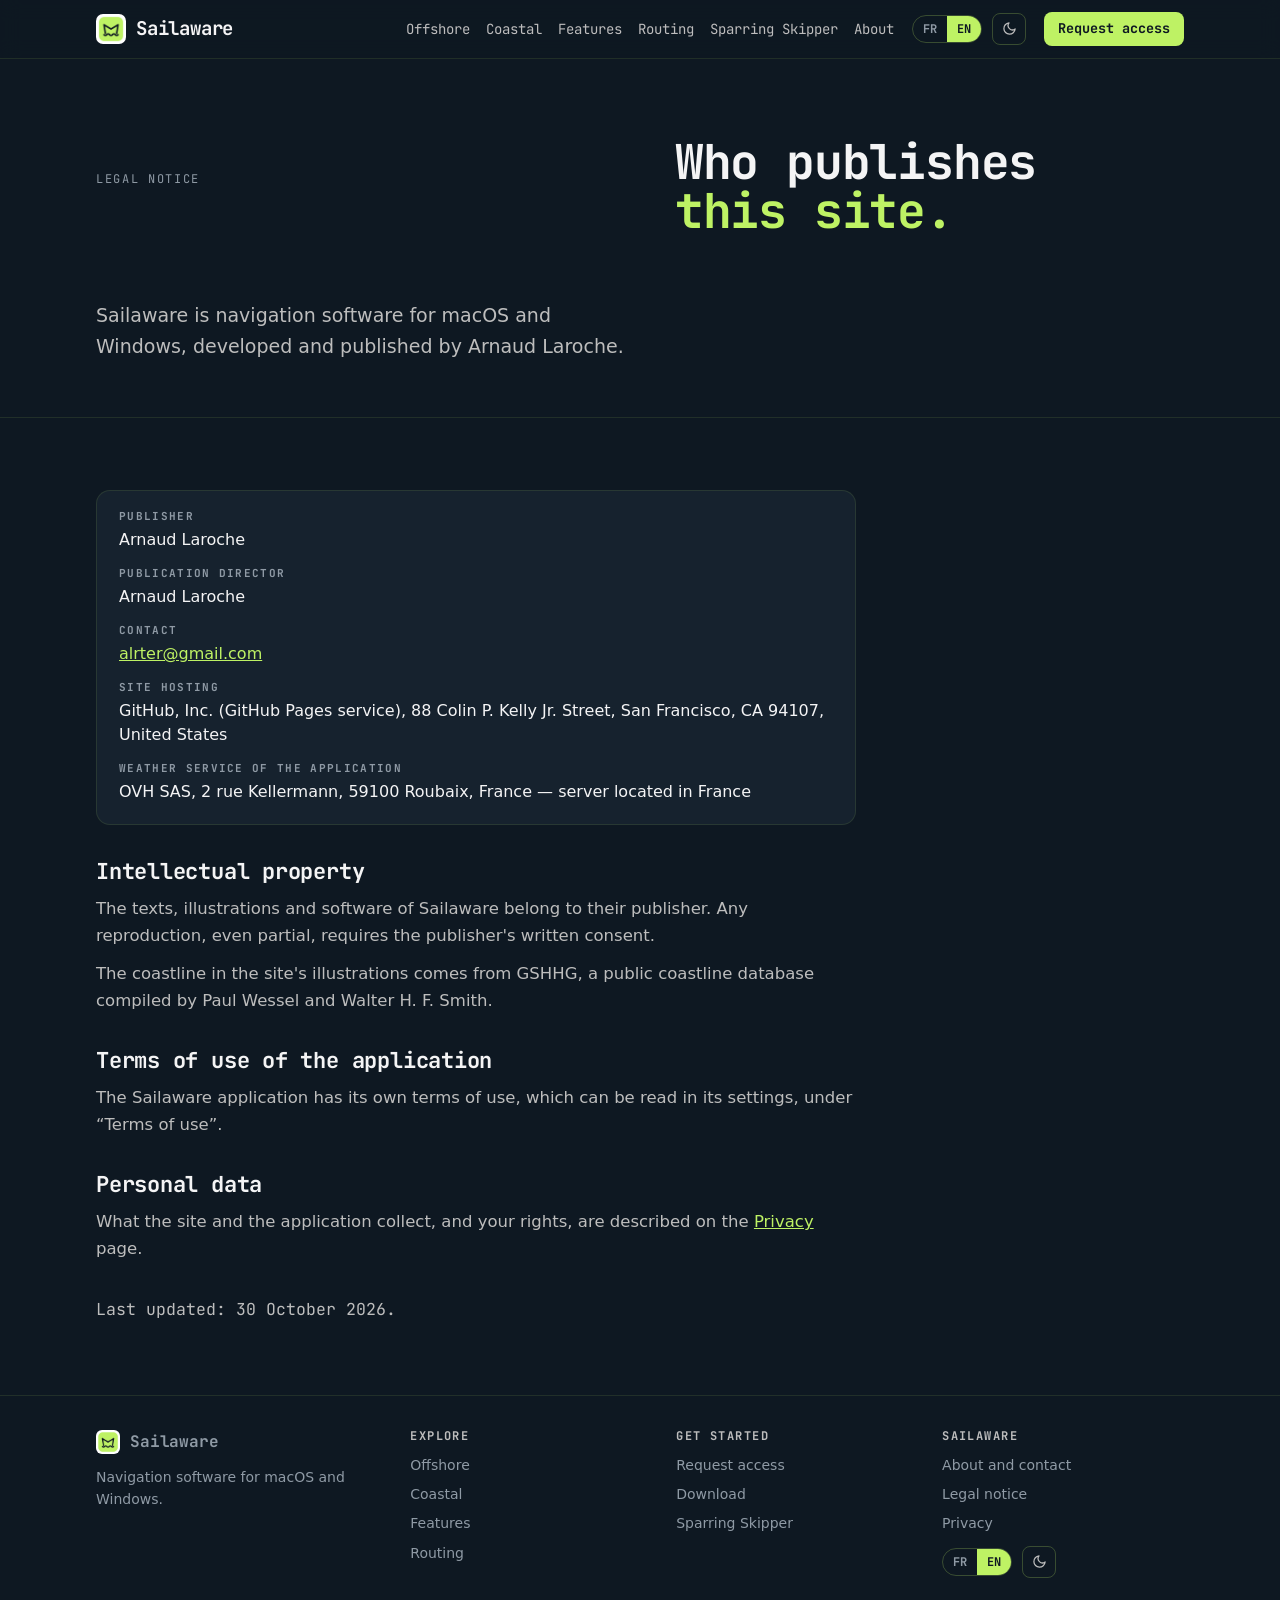
<file: mentions-legales.html>
<!doctype html>
<html lang="fr" data-theme="dark">
<head>
<meta charset="utf-8">
<meta name="viewport" content="width=device-width, initial-scale=1, viewport-fit=cover">
<title data-en="Legal notice — Sailaware">Mentions légales — Sailaware</title>
<meta name="description" content="Qui édite le site et le logiciel Sailaware." data-en-content="Who publishes the Sailaware site and software.">
<meta name="theme-color" content="#0E1822">
<link rel="icon" href="data:image/svg+xml,%3Csvg xmlns='http://www.w3.org/2000/svg' viewBox='0 0 24 24'%3E%3Crect width='24' height='24' rx='6' fill='%23bef264'/%3E%3Cg fill='none' stroke='%230E1822' stroke-width='2.2' stroke-linecap='round' stroke-linejoin='round' transform='scale(0.72) translate(4.6 4.6)'%3E%3Cpath d='M2 20a2.4 2.4 0 0 0 2 1 2.4 2.4 0 0 0 2-1 2.4 2.4 0 0 1 2-1 2.4 2.4 0 0 1 2 1 2.4 2.4 0 0 0 2 1 2.4 2.4 0 0 0 2-1 2.4 2.4 0 0 1 2-1 2.4 2.4 0 0 1 2 1 2.4 2.4 0 0 0 2 1 2.4 2.4 0 0 0 2-1'/%3E%3Cpath d='M4 18 2 6l10 6 10-6-2 12'/%3E%3C/g%3E%3C/svg%3E">
<meta property="og:type" content="website">
<meta property="og:title" content="Mentions légales — Sailaware">
<meta property="og:description" content="Qui édite le site et le logiciel Sailaware.">
<meta property="og:locale" content="fr_FR">
<meta property="og:locale:alternate" content="en_US">
<link rel="stylesheet" href="assets/site.css">
<script src="assets/site.js"></script>
<style>
/* pages Mentions légales et Confidentialité */
.legal { max-width: 760px; display: grid; gap: 34px; }
.legal section { display: grid; gap: 12px; }
.legal h2 { font-size: 22px; }
.legal p { color: var(--muted); font-size: 16.5px; line-height: 1.6; }
.legal a { color: var(--accent); }
.fiche { margin: 0; display: grid; gap: 16px; background: var(--surface); border: 1px solid var(--line); border-radius: 14px; padding: 20px 22px; }
.fiche dt { font: 600 11px/1 var(--mono); letter-spacing: .12em; text-transform: uppercase; color: var(--dim); }
.fiche dd { margin: 6px 0 0; color: var(--fg); font-size: 16px; line-height: 1.5; }
.liste-c { list-style: none; margin: 0; padding: 0; display: grid; gap: 10px; }
.liste-c li { display: grid; grid-template-columns: 18px 1fr; gap: 8px; color: var(--muted); font-size: 16px; line-height: 1.55; }
.liste-c li::before { content: "→"; font-family: var(--mono); color: var(--accent); }
.mise-a-jour { font: 500 13px/1.4 var(--mono); color: var(--dim); }

footer { border-top: 1px solid var(--line); color: var(--dim); font-size: 14px; }
footer .wrap { padding-block: 34px 44px; display: grid; grid-template-columns: 1.2fr repeat(3, minmax(0, 1fr)); gap: 24px; }
footer h4 { font: 600 12px/1 var(--mono); letter-spacing: .12em; text-transform: uppercase; color: var(--muted); margin: 0 0 12px; }
footer ul { list-style: none; margin: 0; padding: 0; display: grid; gap: 7px; }
footer a { text-decoration: none; }
footer a:hover { color: var(--fg); }

@media (max-width: 960px) {
  nav.menu { display: none; }
  nav.menu.ouvert { display: grid; position: absolute; top: 100%; left: 0; right: 0; gap: 0; background: var(--bg); border-bottom: 1px solid var(--line); padding-left: max(16px, env(safe-area-inset-left, 0px)); padding-right: max(16px, env(safe-area-inset-right, 0px)); }
  nav.menu.ouvert a { padding-block: 14px; border-top: 1px solid var(--line); }
  .burger { display: inline-block; }
  header.top .langue { display: none; }
  .hero .wrap { grid-template-columns: minmax(0, 1fr); gap: 34px; padding-block: 40px; }
  footer .wrap { grid-template-columns: repeat(2, minmax(0, 1fr)); }
}
@media (max-width: 620px) {
  body { font-size: 16px; }
  header.top .btn-plein { display: none; }
  section.bloc > .wrap { padding-block: 52px; }
}
@media (prefers-reduced-motion: reduce) { * { scroll-behavior: auto !important; } }
</style>
</head>
<body>
<header class="top">
  <div class="wrap">
    <a class="marque" href="index.html"><img alt="" src="assets/logo.png">Sailaware</a>
    <nav class="menu" id="menu" aria-label="Navigation principale" data-en-aria-label="Main navigation">
      <a href="offshore.html">Offshore</a>
      <a href="coastal.html">Coastal</a>
      <a href="features.html" data-en="Features">Fonctionnalités</a>
      <a href="routing.html" data-en="Routing">Le routage</a>
      <a href="sparring-skipper.html">Sparring Skipper</a>
      <a href="about.html" data-en="About">À propos</a>
    </nav>
    <div class="outils" style="display:flex;gap:10px;align-items:center">
      <div class="pill-toggle" role="group" aria-label="Langue" data-en-aria-label="Language"><button type="button" data-lang="fr" aria-pressed="true">FR</button><button type="button" data-lang="en" aria-pressed="false">EN</button></div>
      <button class="icon-btn theme-btn" type="button" aria-label="Basculer jour / nuit" data-en-aria-label="Switch day / night" title="Jour / Nuit" data-en-title="Day / Night"><svg width="15" height="15" viewBox="0 0 24 24" fill="none" stroke="currentColor" stroke-width="2" stroke-linecap="round" stroke-linejoin="round"><path d="M21 12.79A9 9 0 1 1 11.21 3 7 7 0 0 0 21 12.79z"/></svg></button>
    </div>
    <a class="btn btn-plein btn-petit" href="download.html#acces" data-en="Request access">Demander l'accès</a>
    <button class="burger" id="burger" type="button" aria-expanded="false" aria-controls="menu">Menu</button>
  </div>
</header>

<main id="haut">
<section class="hero">
  <div class="wrap">
    <div class="eyebrow" data-en="Legal notice">Mentions légales</div>
    <h1 data-en="Who publishes<br><em>this site.</em>">Qui édite<br><em>ce site.</em></h1>
    <p class="chapeau" data-en="Sailaware is navigation software for macOS and Windows, developed and published by Arnaud Laroche.">Sailaware est un logiciel de navigation pour macOS et Windows, développé et édité par Arnaud Laroche.</p>
  </div>
</section>
<section class="bloc">
  <div class="wrap">
    <div class="legal">
      <dl class="fiche">
        <div><dt data-en="Publisher">Éditeur</dt><dd>Arnaud Laroche</dd></div>
        <div><dt data-en="Publication director">Directeur de la publication</dt><dd>Arnaud Laroche</dd></div>
        <div><dt>Contact</dt><dd><a href="mailto:alrter@gmail.com">alrter@gmail.com</a></dd></div>
        <div><dt data-en="Site hosting">Hébergement du site</dt><dd data-en="GitHub, Inc. (GitHub Pages service), 88 Colin P. Kelly Jr. Street, San Francisco, CA 94107, United States">GitHub, Inc. (service GitHub Pages), 88 Colin P. Kelly Jr. Street, San Francisco, CA 94107, États-Unis</dd></div>
        <div><dt data-en="Weather service of the application">Service météo de l'application</dt><dd data-en="OVH SAS, 2 rue Kellermann, 59100 Roubaix, France — server located in France">OVH SAS, 2 rue Kellermann, 59100 Roubaix, France — serveur situé en France</dd></div>
      </dl>
      <section>
        <h2 data-en="Intellectual property">Propriété intellectuelle</h2>
        <p data-en="The texts, illustrations and software of Sailaware belong to their publisher. Any reproduction, even partial, requires the publisher's written consent.">Les textes, les illustrations et le logiciel Sailaware appartiennent à leur éditeur. Toute reproduction, même partielle, demande son accord écrit.</p>
        <p data-en="The coastline in the site's illustrations comes from GSHHG, a public coastline database compiled by Paul Wessel and Walter H. F. Smith.">Le trait de côte des illustrations du site vient de GSHHG, une base de données publique de traits de côte établie par Paul Wessel et Walter H. F. Smith.</p>
      </section>
      <section>
        <h2 data-en="Terms of use of the application">Conditions d'utilisation de l'application</h2>
        <p data-en="The Sailaware application has its own terms of use, which can be read in its settings, under “Terms of use”.">L'application Sailaware a ses propres conditions d'utilisation, lisibles dans ses réglages, rubrique « Conditions d'utilisation ».</p>
      </section>
      <section>
        <h2 data-en="Personal data">Données personnelles</h2>
        <p data-en="What the site and the application collect, and your rights, are described on the <a href='confidentialite.html'>Privacy</a> page.">Ce que le site et l'application recueillent, et vos droits, sont décrits à la page <a href="confidentialite.html">Confidentialité</a>.</p>
      </section>
      <p class="mise-a-jour" data-en="Last updated: 30 October 2026.">Mise à jour : 30 octobre 2026.</p>
    </div>
  </div>
</section>
</main>

<footer>
  <div class="wrap">
    <div><a class="marque" href="index.html" style="font-size:16px"><img alt="" src="assets/logo.png" style="width:24px;height:24px;border-radius:6px">Sailaware</a><p style="margin-top:12px" data-en="Navigation software for macOS and Windows.">Logiciel de navigation pour macOS et Windows.</p></div>
    <div><h4 data-en="Explore">Naviguer</h4><ul><li><a href="offshore.html">Offshore</a></li><li><a href="coastal.html">Coastal</a></li><li><a href="features.html" data-en="Features">Fonctionnalités</a></li><li><a href="routing.html" data-en="Routing">Le routage</a></li></ul></div>
    <div><h4 data-en="Get started">Commencer</h4><ul><li><a href="download.html#acces" data-en="Request access">Demander l'accès</a></li><li><a href="download.html" data-en="Download">Télécharger</a></li><li><a href="sparring-skipper.html">Sparring Skipper</a></li></ul></div>
    <div><h4>Sailaware</h4><ul><li><a href="about.html" data-en="About and contact">À propos et contact</a></li><li><a href="mentions-legales.html" data-en="Legal notice">Mentions légales</a></li><li><a href="confidentialite.html" data-en="Privacy">Confidentialité</a></li><li class="reglages"><div class="pill-toggle" role="group" aria-label="Langue" data-en-aria-label="Language"><button type="button" data-lang="fr" aria-pressed="true">FR</button><button type="button" data-lang="en" aria-pressed="false">EN</button></div><button class="icon-btn theme-btn" type="button" aria-label="Basculer jour / nuit" data-en-aria-label="Switch day / night"><svg width="15" height="15" viewBox="0 0 24 24" fill="none" stroke="currentColor" stroke-width="2" stroke-linecap="round" stroke-linejoin="round"><path d="M21 12.79A9 9 0 1 1 11.21 3 7 7 0 0 0 21 12.79z"/></svg></button></li></ul></div>
  </div>
</footer>

</body>
</html>
</file>
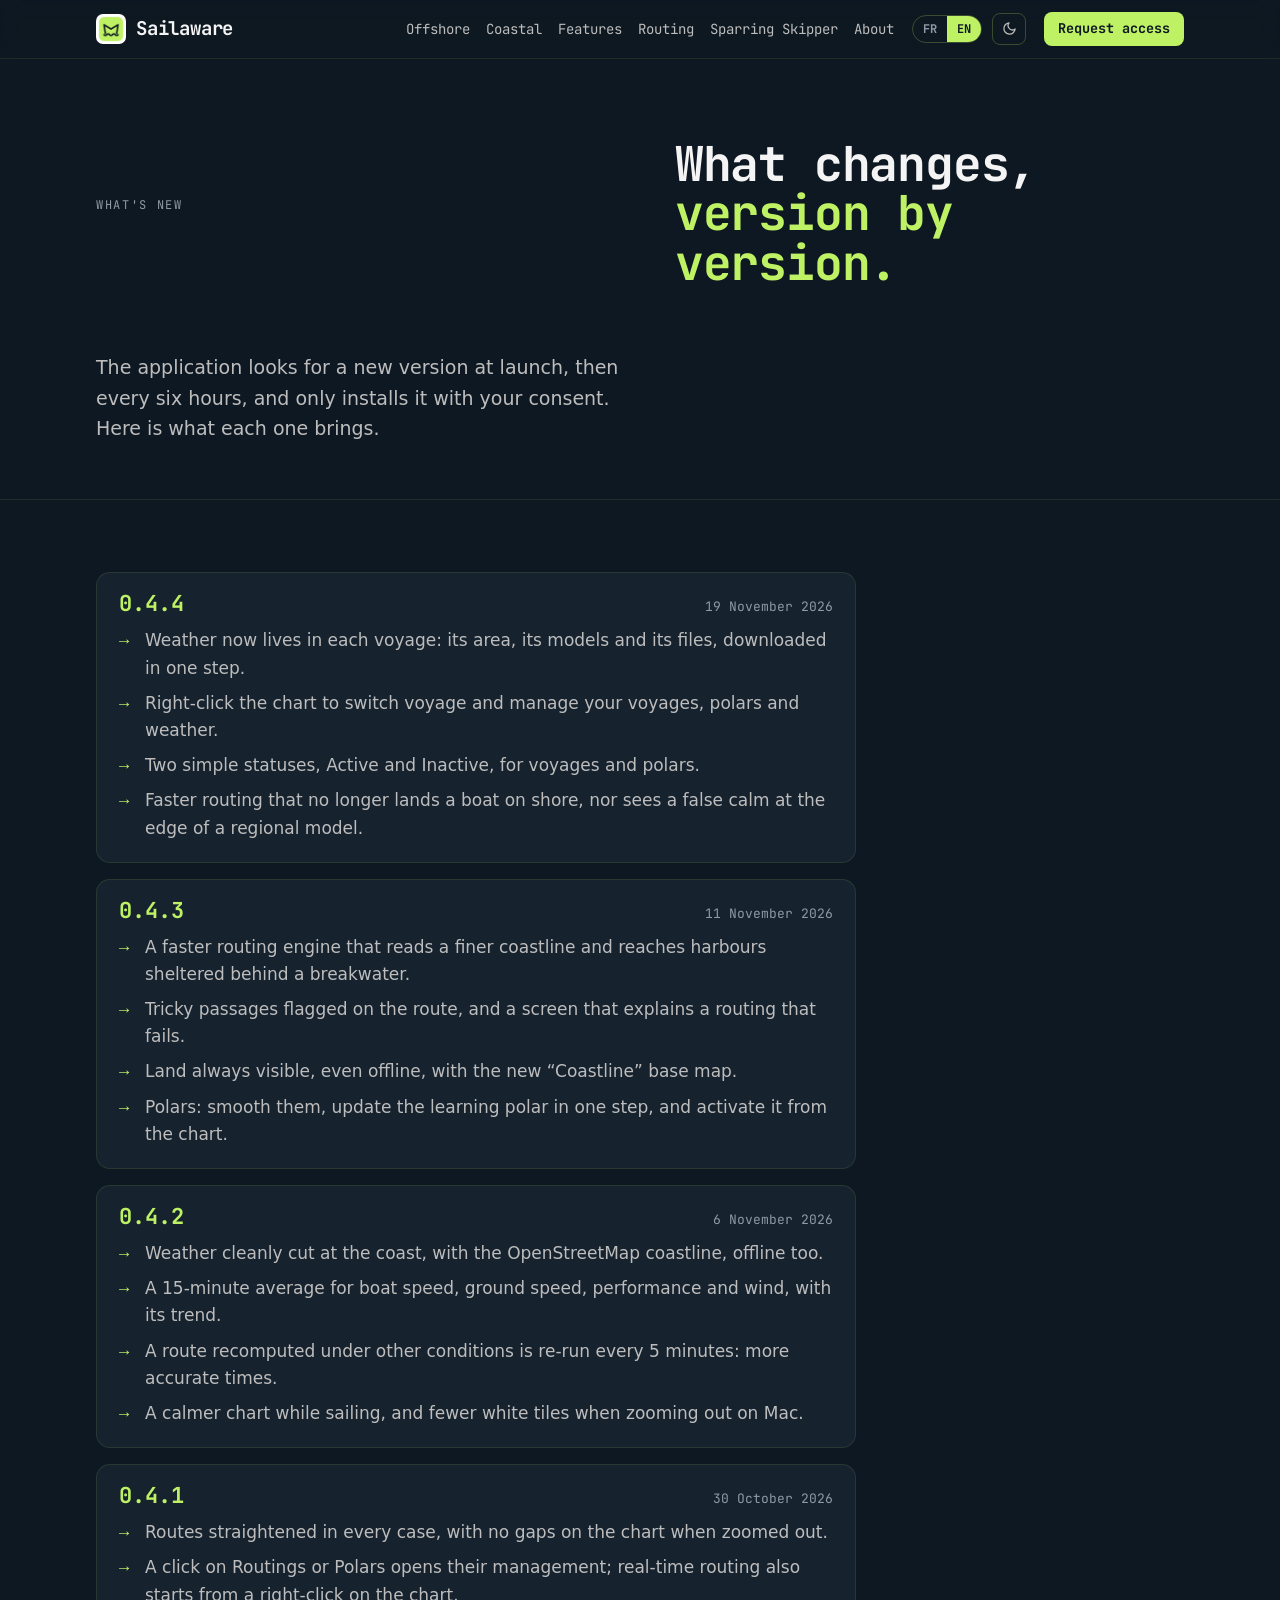
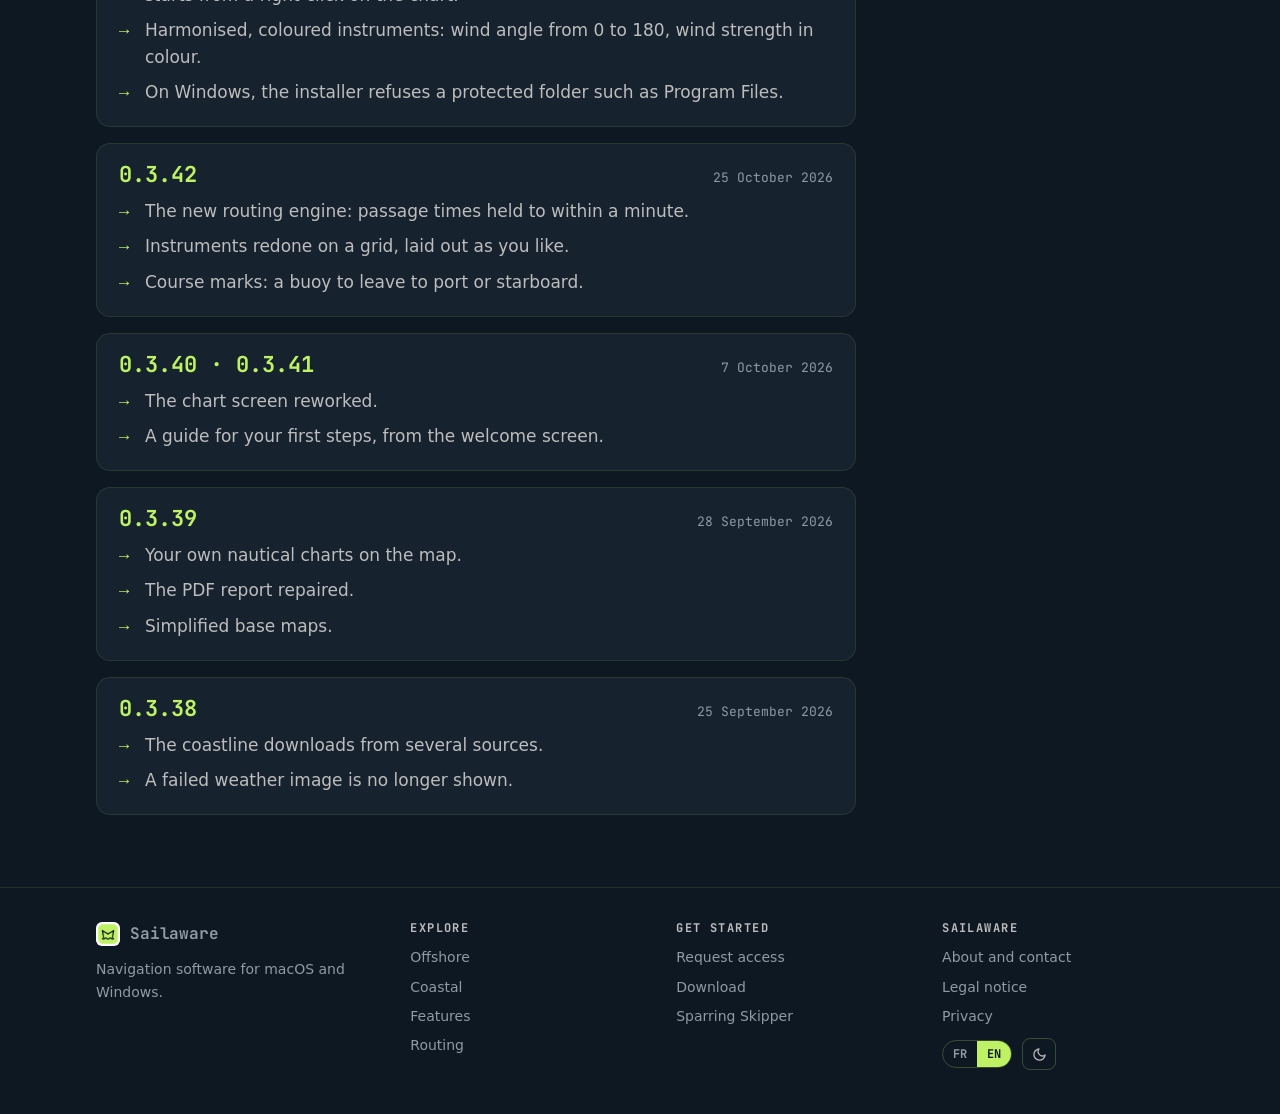
<file: nouveautes.html>
<!doctype html>
<html lang="fr" data-theme="dark">
<head>
<meta charset="utf-8">
<meta name="viewport" content="width=device-width, initial-scale=1, viewport-fit=cover">
<title data-en="What's new in Sailaware">Les nouveautés de Sailaware</title>
<meta name="description" content="Ce qui change dans Sailaware, version par version." data-en-content="What changes in Sailaware, version by version.">
<meta name="theme-color" content="#0E1822">
<link rel="icon" href="data:image/svg+xml,%3Csvg xmlns='http://www.w3.org/2000/svg' viewBox='0 0 24 24'%3E%3Crect width='24' height='24' rx='6' fill='%23bef264'/%3E%3Cg fill='none' stroke='%230E1822' stroke-width='2.2' stroke-linecap='round' stroke-linejoin='round' transform='scale(0.72) translate(4.6 4.6)'%3E%3Cpath d='M2 20a2.4 2.4 0 0 0 2 1 2.4 2.4 0 0 0 2-1 2.4 2.4 0 0 1 2-1 2.4 2.4 0 0 1 2 1 2.4 2.4 0 0 0 2 1 2.4 2.4 0 0 0 2-1 2.4 2.4 0 0 1 2-1 2.4 2.4 0 0 1 2 1 2.4 2.4 0 0 0 2 1 2.4 2.4 0 0 0 2-1'/%3E%3Cpath d='M4 18 2 6l10 6 10-6-2 12'/%3E%3C/g%3E%3C/svg%3E">
<meta property="og:type" content="website">
<meta property="og:title" content="Les nouveautés de Sailaware">
<meta property="og:description" content="Ce qui change dans Sailaware, version par version.">
<meta property="og:locale" content="fr_FR">
<meta property="og:locale:alternate" content="en_US">
<link rel="stylesheet" href="assets/site.css">
<script src="assets/site.js"></script>
<style>
/* page Offshore */
.duo { display: grid; grid-template-columns: minmax(0, 1fr) minmax(0, 1.1fr); gap: 48px; align-items: center; }
section.bloc > .wrap.duo { padding-block: 72px; }
.duo.inverse { grid-template-columns: minmax(0, .9fr) minmax(0, 1.2fr); }
.duo h2 { margin-top: 12px; }
.duo .intro { color: var(--muted); font-size: 18px; margin: 16px 0 22px; }
.planche { margin: 0; background: var(--surface); border: 1px solid var(--line-strong); border-radius: 14px; overflow: hidden; }
.planche svg { display: block; width: 100%; height: auto; }
.frise-meteo { display: flex; align-items: center; gap: 10px; padding: 12px 14px; border-top: 1px solid var(--line); font: 500 12px/1 var(--mono); color: var(--dim); }
.frise-meteo .piste { flex: 1; height: 4px; border-radius: 4px; background: var(--surface-2); position: relative; }
.frise-meteo .piste b { position: absolute; left: 0; top: 0; bottom: 0; width: 22%; border-radius: 4px; background: var(--accent); animation: avance 12s linear infinite; }
.frise-meteo .piste u { display: none; }
@keyframes avance { from { width: 4%; } to { width: 96%; } }
.profils { display: grid; grid-template-columns: repeat(5, minmax(0, 1fr)); gap: 12px; margin-bottom: 22px; }
.profil { background: var(--surface); border: 1px solid var(--line); border-radius: 12px; padding: 16px 16px 14px; display: grid; gap: 10px; align-content: start; }
.profil.choisi { border-color: var(--accent); }
.profil .nom { font: 700 17px/1.1 var(--mono); }
.profil .sous { font: 500 12px/1 var(--mono); color: var(--dim); text-transform: uppercase; letter-spacing: .1em; }
.profil .jauge { display: grid; gap: 4px; font: 500 12px/1.3 var(--mono); color: var(--muted); }
.profil .barre { height: 6px; border-radius: 6px; background: var(--surface-2); overflow: hidden; }
.profil .barre i { display: block; height: 100%; border-radius: 6px; background: var(--accent); }
.profil .barre.temps i { background: var(--iso); }
.cases.trois { grid-template-columns: repeat(3, minmax(0, 1fr)); }
.cases.quatre { grid-template-columns: repeat(4, minmax(0, 1fr)); }
.ligne-temps { margin: 0 0 6px; background: var(--surface); border: 1px solid var(--line); border-radius: 14px; padding: 18px 20px 8px; }
.ligne-temps svg { display: block; width: 100%; height: auto; }
.ligne-temps svg text { font-family: var(--mono); }
.tableau-route { width: 100%; margin-top: 14px; border-collapse: collapse; font: 500 13px/1.3 var(--mono); font-variant-numeric: tabular-nums; background: var(--surface); border: 1px solid var(--line); border-radius: 12px; overflow: hidden; }
.tableau-route th { text-align: right; font-weight: 600; font-size: 11px; letter-spacing: .08em; text-transform: uppercase; color: var(--dim); padding: 9px 10px; border-bottom: 1px solid var(--line); }
.tableau-route td { text-align: right; padding: 8px 10px; color: var(--muted); border-bottom: 1px solid var(--line); }
.tableau-route th:first-child, .tableau-route td:first-child { text-align: left; }
.tableau-route tr.vire td { color: var(--fg); background: color-mix(in srgb, var(--accent) 10%, transparent); }
.tableau-route tr:last-child td { border-bottom: 0; }
@media (max-width: 960px) {
  .duo, .duo.inverse { grid-template-columns: minmax(0, 1fr); gap: 30px; }
  .profils { grid-template-columns: repeat(2, minmax(0, 1fr)); }
  .cases.trois, .cases.quatre { grid-template-columns: repeat(2, minmax(0, 1fr)); }
}
@media (max-width: 620px) {
  .profils, .cases.trois, .cases.quatre { grid-template-columns: minmax(0, 1fr); }
  .tableau-route { font-size: 11.5px; }
  .tableau-route th, .tableau-route td { padding: 7px 6px; }
}

/* page Sparring Skipper */
.badge-ss { display: inline-block; font: 600 12px/1 var(--mono); letter-spacing: .12em; text-transform: uppercase; color: var(--on-accent); background: var(--accent); padding: 6px 9px; border-radius: 5px; }
.hero h1 { margin-top: 16px; }
.hero .chapeau b { color: var(--fg); font-weight: 600; }
.bulletin { margin: 0; background: var(--surface); border: 1px solid var(--line-strong); border-radius: 14px; padding: 22px 24px; display: grid; gap: 12px; box-shadow: 0 30px 80px -40px rgb(0 0 0 / .6); }
.b-tete { display: flex; justify-content: space-between; gap: 10px; flex-wrap: wrap; font: 600 12px/1.3 var(--mono); color: var(--dim); text-transform: uppercase; letter-spacing: .08em; }
.b-verdict { background: color-mix(in srgb, var(--accent) 10%, transparent); border-left: 3px solid var(--accent); border-radius: 6px; padding: 12px 14px; display: grid; gap: 4px; }
.b-verdict b { font: 700 19px/1.25 var(--mono); }
.b-verdict span { color: var(--muted); font-size: 15px; }
.b-ligne { display: flex; justify-content: space-between; gap: 12px; border-bottom: 1px solid var(--line); padding-bottom: 8px; font-size: 15px; color: var(--muted); }
.b-ligne b { font: 600 15px/1.3 var(--mono); color: var(--fg); text-decoration: underline; text-decoration-color: var(--accent); text-underline-offset: 4px; }
.b-ligne b u { text-decoration: none; }
.b-ligne .etoiles { text-decoration: none; color: var(--accent); letter-spacing: 2px; }
.b-ligne .etoiles i { font-style: normal; color: var(--surface-2); }
.b-pied { font: 500 12px/1.4 var(--mono); color: var(--dim); }
.chaine { list-style: none; margin: 0 0 22px; padding: 0; display: grid; grid-template-columns: repeat(6, minmax(0, 1fr)); gap: 10px; counter-reset: c; }
.chaine li { position: relative; background: var(--surface); border: 1px solid var(--line); border-radius: 12px; padding: 14px 14px 16px; display: grid; gap: 6px; align-content: start; }
.chaine li:not(:last-child)::after { content: "→"; position: absolute; right: -10px; top: 18px; font: 700 14px/1 var(--mono); color: var(--accent); background: var(--bg); padding: 2px 0; z-index: 1; }
.chaine .n { font: 700 12px/1 var(--mono); color: var(--on-accent); background: var(--accent); width: 22px; height: 22px; border-radius: 50%; display: grid; place-items: center; }
.chaine b { font: 600 14.5px/1.3 var(--mono); }
.chaine li > span:last-child { color: var(--muted); font-size: 14px; line-height: 1.45; }
.chaine li:nth-child(4) { border-color: var(--accent); }
.a-trous { margin: 0; display: grid; grid-template-columns: minmax(0, 1fr) auto minmax(0, 1fr); gap: 16px; align-items: center; }
.a-trous-l { background: var(--surface); border: 1px solid var(--line); border-radius: 12px; padding: 16px 18px; display: grid; gap: 8px; }
.a-trous-l .lib { font: 600 11px/1 var(--mono); letter-spacing: .12em; text-transform: uppercase; color: var(--dim); }
.a-trous-l p { font-size: 17px; }
.a-trous code { font: 600 14px/1 var(--mono); color: var(--iso); background: var(--surface-2); padding: 3px 6px; border-radius: 5px; }
.a-trous mark { font: 700 17px/1 var(--mono); color: var(--on-accent); background: var(--accent); padding: 2px 6px; border-radius: 5px; }
.a-trous .fleche { font: 700 24px/1 var(--mono); color: var(--accent); }
.niveaux3 { display: grid; grid-template-columns: repeat(3, minmax(0, 1fr)); gap: 16px; }
.niveau { background: var(--surface); border: 1px solid var(--line); border-radius: 14px; padding: 20px 22px; display: grid; gap: 8px; align-content: start; }
.niveau b { font: 700 18px/1.2 var(--mono); }
.niveau span { color: var(--muted); font-size: 15.5px; }
.pages { display: flex; height: 70px; align-items: flex-end; margin-bottom: 8px; }
.pages i { display: block; width: 46px; height: 62px; border-radius: 4px; background: var(--surface-2); border: 1px solid var(--line-strong); margin-left: -30px; box-shadow: -3px 3px 0 rgb(0 0 0 / .15); }
.pages i:first-child { margin-left: 0; }
.pages i:last-child { background: color-mix(in srgb, var(--accent) 18%, var(--surface-2)); }
.deux-volets { display: grid; grid-template-columns: repeat(2, minmax(0, 1fr)); gap: 20px; }
.volet-c { background: var(--surface); border: 1px solid var(--line); border-radius: 14px; overflow: hidden; display: grid; align-content: start; }
.volet-c > svg { display: block; width: 100%; height: auto; }
.volet-c .txt { padding: 18px 22px 22px; }
.volet-c h3 { font-size: 20px; margin-bottom: 10px; }
.liste-c { list-style: none; margin: 0; padding: 0; display: grid; gap: 8px; }
.liste-c li { display: grid; grid-template-columns: 18px 1fr; gap: 8px; color: var(--muted); }
.liste-c li::before { content: "→"; font-family: var(--mono); color: var(--accent); }
@media (max-width: 960px) {
  .chaine { grid-template-columns: repeat(2, minmax(0, 1fr)); }
  .chaine li::after { display: none; }
  .niveaux3, .deux-volets { grid-template-columns: minmax(0, 1fr); }
  .a-trous { grid-template-columns: minmax(0, 1fr); }
  .a-trous .fleche { transform: rotate(90deg); justify-self: center; }
}

/* appel final */
.fin .wrap { display: flex; flex-wrap: wrap; align-items: center; justify-content: space-between; gap: 22px; padding-block: 64px; }
.fin h2 { max-width: 18em; }
.fin p { color: var(--muted); margin-top: 10px; }

footer { border-top: 1px solid var(--line); color: var(--dim); font-size: 14px; }
footer .wrap { padding-block: 34px 44px; display: grid; grid-template-columns: 1.2fr repeat(3, minmax(0, 1fr)); gap: 24px; }
footer h4 { font: 600 12px/1 var(--mono); letter-spacing: .12em; text-transform: uppercase; color: var(--muted); margin: 0 0 12px; }
footer ul { list-style: none; margin: 0; padding: 0; display: grid; gap: 7px; }
footer a { text-decoration: none; }
footer a:hover { color: var(--fg); }

@media (max-width: 960px) {
  nav.menu { display: none; }
  nav.menu.ouvert { display: grid; position: absolute; top: 100%; left: 0; right: 0; gap: 0; background: var(--bg); border-bottom: 1px solid var(--line); padding-left: max(16px, env(safe-area-inset-left, 0px)); padding-right: max(16px, env(safe-area-inset-right, 0px)); }
  nav.menu.ouvert a { padding-block: 14px; border-top: 1px solid var(--line); }
  .burger { display: inline-block; }
  header.top .langue { display: none; }
  .hero .wrap { grid-template-columns: minmax(0, 1fr); gap: 34px; padding-block: 40px; }
  .forts { grid-template-columns: repeat(2, minmax(0, 1fr)); }
  .preuve .chiffres, .familles { grid-template-columns: repeat(2, minmax(0, 1fr)); }
  .abord .wrap.grille { grid-template-columns: minmax(0, 1fr); }
  footer .wrap { grid-template-columns: repeat(2, minmax(0, 1fr)); }
}
@media (max-width: 620px) {
  body { font-size: 16px; }
  header.top .btn-plein { display: none; }
  .portes, .ss .volets, .forts { grid-template-columns: minmax(0, 1fr); }
  section.bloc > .wrap { padding-block: 52px; }
  .porte, .volet { padding: 22px; }
  .instruments { grid-template-columns: repeat(2, minmax(0, 1fr)); }
  .instr.large { grid-column: span 2; }
}
@media (prefers-reduced-motion: reduce) { * { scroll-behavior: auto !important; } }
/* page Télécharger — le téléchargement par clé du site actuel (sailaware.app, 14/09/2026), repris tel quel */
.hero .wrap.dl-hero { grid-template-columns: minmax(0, 1fr) minmax(0, 1fr); align-items: start; }
.dl-panel { background: var(--surface); border: 1px solid var(--line-strong); border-radius: 14px; padding: 24px; display: grid; gap: 14px; box-shadow: 0 30px 80px -40px rgb(0 0 0 / .6); }
.dl-titre { font-size: 21px; }
.dl-sub { color: var(--muted); font-size: 15.5px; }
.dl-platforms { display: grid; grid-template-columns: repeat(2, minmax(0, 1fr)); gap: 10px; }
.dl-os { display: inline-flex; align-items: center; justify-content: center; gap: 9px; font: 600 15px/1 var(--mono); color: var(--fg); background: var(--surface-2); border: 1px solid var(--line-strong); border-radius: 10px; padding: 14px 12px; cursor: pointer; }
.dl-os:hover { border-color: var(--accent); }
.dl-os[aria-pressed="true"] { background: var(--accent); color: var(--on-accent); border-color: var(--accent); }
.dl-avert { font: 500 13px/1.5 var(--mono); color: var(--c-heading); background: color-mix(in srgb, var(--c-heading) 10%, transparent); border-radius: 8px; padding: 10px 12px; }
.dl-key { display: none; gap: 8px; }
.dl-key.open { display: grid; }
.dl-key-row { display: grid; grid-template-columns: minmax(0, 1fr) auto; gap: 8px; }
.dl-key-row input { min-width: 0; font: 500 15px/1 var(--mono); letter-spacing: .04em; color: var(--fg); background: var(--bg); border: 1px solid var(--line-strong); border-radius: 8px; padding: 12px; }
.dl-key-row input:focus { outline: 2px solid var(--accent); outline-offset: 1px; }
.dl-msg { font: 500 13.5px/1.4 var(--mono); color: var(--muted); min-height: 1.4em; }
.dl-msg.ok { color: var(--accent); }
.dl-msg.err { color: #f87171; }
.dl-target { font: 500 12.5px/1.4 var(--mono); color: var(--dim); }
.dl-target b { color: var(--accent); }
.dl-sans-cle { display: flex; flex-wrap: wrap; align-items: center; justify-content: space-between; gap: 10px; border-top: 1px solid var(--line); padding-top: 14px; font: 600 14px/1.3 var(--mono); }
.dl-pied { font-size: 13.5px; color: var(--dim); }
.dl-pied b { color: var(--muted); font-weight: 600; user-select: all; }
.plateformes { display: grid; grid-template-columns: repeat(3, minmax(0, 1fr)); gap: 16px; }
.plateforme { background: var(--surface); border: 1px solid var(--line); border-radius: 14px; padding: 20px 22px; display: grid; gap: 14px; align-content: start; }
.pf-tete { display: flex; align-items: center; gap: 10px; color: var(--accent); }
.pf-tete b { font: 700 19px/1 var(--mono); color: var(--fg); }
.exig { margin: 0; display: grid; gap: 10px; }
.exig div { display: grid; gap: 2px; }
.exig dt { font: 600 11px/1 var(--mono); letter-spacing: .12em; text-transform: uppercase; color: var(--dim); }
.exig dd { margin: 0; color: var(--fg); font-size: 15.5px; }
.pf-note { font-size: 14px; color: var(--muted); border-top: 1px solid var(--line); padding-top: 12px; }
.installs { display: grid; grid-template-columns: repeat(2, minmax(0, 1fr)); gap: 16px; }
.install { background: var(--surface); border: 1px solid var(--line); border-radius: 14px; padding: 20px 22px; display: grid; gap: 14px; align-content: start; }
.inst-titre { font: 700 18px/1 var(--mono); }
.etapes { margin: 0; padding: 0; list-style: none; counter-reset: e; display: grid; gap: 9px; }
.etapes li { counter-increment: e; display: grid; grid-template-columns: 26px 1fr; gap: 10px; align-items: start; color: var(--muted); font-size: 15.5px; }
.etapes li::before { content: counter(e); font: 700 12px/22px var(--mono); text-align: center; width: 22px; height: 22px; border-radius: 50%; color: var(--on-accent); background: var(--accent); }
.dl-help { border: 1px solid var(--line); border-radius: 10px; background: var(--bg); }
.dl-help summary { cursor: pointer; padding: 12px 14px; font: 600 13.5px/1.35 var(--mono); color: var(--fg); list-style: none; display: flex; justify-content: space-between; gap: 10px; }
.dl-help summary::-webkit-details-marker { display: none; }
.dl-help summary::after { content: "+"; color: var(--accent); }
.dl-help[open] summary::after { content: "−"; }
.dl-help p { padding: 0 14px 12px; color: var(--muted); font-size: 14.5px; }
.dl-help .alt { color: var(--dim); font-size: 13.5px; }
.dl-cmd { margin: 0 14px 12px; display: grid; grid-template-columns: minmax(0, 1fr) auto; gap: 8px; align-items: center; background: var(--surface-2); border-radius: 8px; padding: 9px 10px; }
.dl-cmd code { font: 500 12.5px/1.4 var(--mono); color: var(--iso); overflow-x: auto; white-space: nowrap; }
.dl-copy { font: 600 12px/1 var(--mono); color: var(--fg); background: transparent; border: 1px solid var(--line-strong); border-radius: 6px; padding: 7px 10px; cursor: pointer; }
.dl-copy.done { color: var(--on-accent); background: var(--accent); border-color: var(--accent); }
.duo-dl { display: grid; grid-template-columns: minmax(0, 1fr) minmax(0, 1fr); gap: 40px; align-items: start; }
section.bloc > .wrap.duo-dl { padding-block: 72px; }
.duo-dl h2 { margin-top: 12px; }
.duo-dl .intro { color: var(--muted); font-size: 18px; margin-top: 14px; }
.version { background: var(--surface); border: 1px solid var(--line); border-radius: 14px; padding: 20px 22px; display: grid; gap: 12px; }
.v-tete { display: flex; align-items: baseline; justify-content: space-between; gap: 12px; }
.v-tete b { font: 700 22px/1 var(--mono); color: var(--accent); }
.v-tete span { font: 500 13px/1 var(--mono); color: var(--dim); }
.lien-nv { font: 600 13px/1.3 var(--mono); color: var(--accent); text-decoration: none; }
.lien-nv:hover { text-decoration: underline; }
@media (max-width: 960px) {
  .hero .wrap.dl-hero, .duo-dl, .installs { grid-template-columns: minmax(0, 1fr); }
}
/* page Nouveautés — une carte par version, la plus récente en haut (écrite à chaque publication) */
.nv-liste { display: grid; gap: 16px; max-width: 760px; }
</style>
</head>
<body>
<header class="top">
  <div class="wrap">
    <a class="marque" href="index.html"><img alt="" src="assets/logo.png">Sailaware</a>
    <nav class="menu" id="menu" aria-label="Navigation principale" data-en-aria-label="Main navigation">
      <a href="offshore.html">Offshore</a>
      <a href="coastal.html">Coastal</a>
      <a href="features.html" data-en="Features">Fonctionnalités</a>
      <a href="routing.html" data-en="Routing">Le routage</a>
      <a href="sparring-skipper.html">Sparring Skipper</a>
      <a href="about.html" data-en="About">À propos</a>
    </nav>
    <div class="outils" style="display:flex;gap:10px;align-items:center">
      <div class="pill-toggle" role="group" aria-label="Langue" data-en-aria-label="Language"><button type="button" data-lang="fr" aria-pressed="true">FR</button><button type="button" data-lang="en" aria-pressed="false">EN</button></div>
      <button class="icon-btn theme-btn" type="button" aria-label="Basculer jour / nuit" data-en-aria-label="Switch day / night" title="Jour / Nuit" data-en-title="Day / Night"><svg width="15" height="15" viewBox="0 0 24 24" fill="none" stroke="currentColor" stroke-width="2" stroke-linecap="round" stroke-linejoin="round"><path d="M21 12.79A9 9 0 1 1 11.21 3 7 7 0 0 0 21 12.79z"/></svg></button>
    </div>
    <a class="btn btn-plein btn-petit" href="download.html#acces" data-en="Request access">Demander l'accès</a>
    <button class="burger" id="burger" type="button" aria-expanded="false" aria-controls="menu">Menu</button>
  </div>
</header>

<main id="haut">
<section class="hero">
  <div class="wrap">
    <div class="eyebrow" data-en="What's new">Nouveautés</div>
    <h1 data-en="What changes,<br><em>version by version.</em>">Ce qui change,<br><em>version par version.</em></h1>
    <p class="chapeau" data-en="The application looks for a new version at launch, then every six hours, and only installs it with your consent. Here is what each one brings.">L'application cherche une nouvelle version à son lancement, puis toutes les six heures, et ne l'installe qu'avec votre accord. Voici ce que chacune apporte.</p>
  </div>
</section>
<section class="bloc">
  <div class="wrap">
    <div class="nv-liste">
      <article class="version">
        <div class="v-tete"><b>0.4.4</b><span data-en="19 November 2026">19 novembre 2026</span></div>
        <ul class="liste-c">
          <li data-en="Weather now lives in each voyage: its area, its models and its files, downloaded in one step.">La météo vit maintenant dans chaque voyage : sa zone, ses modèles et ses fichiers, téléchargés en un geste.</li>
          <li data-en="Right-click the chart to switch voyage and manage your voyages, polars and weather.">Un clic droit sur la carte pour changer de voyage, gérer ses voyages, ses polaires et sa météo.</li>
          <li data-en="Two simple statuses, Active and Inactive, for voyages and polars.">Deux statuts simples, Actif et Inactif, pour les voyages et les polaires.</li>
          <li data-en="Faster routing that no longer lands a boat on shore, nor sees a false calm at the edge of a regional model.">Un routage plus rapide, qui ne fait plus arriver un bateau dans la terre et ne voit plus de faux calme au bord d'un modèle régional.</li>
        </ul>
      </article>
      <article class="version">
        <div class="v-tete"><b>0.4.3</b><span data-en="11 November 2026">11 novembre 2026</span></div>
        <ul class="liste-c">
          <li data-en="A faster routing engine that reads a finer coastline and reaches harbours sheltered behind a breakwater.">Un moteur de routage plus rapide, qui lit une côte plus fine et atteint les ports abrités derrière une digue.</li>
          <li data-en="Tricky passages flagged on the route, and a screen that explains a routing that fails.">Les passages délicats signalés sur la route, et un écran qui explique un routage qui n'aboutit pas.</li>
          <li data-en="Land always visible, even offline, with the new “Coastline” base map.">La terre toujours visible, même hors ligne, avec le nouveau fond « Trait de côte ».</li>
          <li data-en="Polars: smooth them, update the learning polar in one step, and activate it from the chart.">Les polaires : les lisser, mettre à jour la polaire d'apprentissage en un geste, et l'activer depuis la carte.</li>
        </ul>
      </article>
      <article class="version">
        <div class="v-tete"><b>0.4.2</b><span data-en="6 November 2026">6 novembre 2026</span></div>
        <ul class="liste-c">
          <li data-en="Weather cleanly cut at the coast, with the OpenStreetMap coastline, offline too.">La météo nettement découpée à la côte, avec le trait de côte OpenStreetMap, hors ligne aussi.</li>
          <li data-en="A 15-minute average for boat speed, ground speed, performance and wind, with its trend.">Une moyenne sur 15 minutes pour la vitesse, la vitesse fond, la performance et le vent, avec sa tendance.</li>
          <li data-en="A route recomputed under other conditions is re-run every 5 minutes: more accurate times.">Une route recalculée sous d'autres conditions est recourue toutes les 5 minutes : des heures plus justes.</li>
          <li data-en="A calmer chart while sailing, and fewer white tiles when zooming out on Mac.">Une carte plus calme en navigation, et moins de pavés blancs au dézoom sur Mac.</li>
        </ul>
      </article>
      <article class="version">
        <div class="v-tete"><b>0.4.1</b><span data-en="30 October 2026">30 octobre 2026</span></div>
        <ul class="liste-c">
          <li data-en="Routes straightened in every case, with no gaps on the chart when zoomed out.">Des routes redressées dans tous les cas, et sans trous sur la carte vue de loin.</li>
          <li data-en="A click on Routings or Polars opens their management; real-time routing also starts from a right-click on the chart.">Un clic sur Routages ou Polaires ouvre leur gestion ; le routage temps réel se lance aussi au clic droit sur la carte.</li>
          <li data-en="Harmonised, coloured instruments: wind angle from 0 to 180, wind strength in colour.">Des instruments harmonisés et colorés : l'angle du vent de 0 à 180, la force du vent en couleur.</li>
          <li data-en="On Windows, the installer refuses a protected folder such as Program Files.">Sous Windows, l'installeur refuse un dossier protégé comme Program Files.</li>
        </ul>
      </article>
      <article class="version">
        <div class="v-tete"><b>0.3.42</b><span data-en="25 October 2026">25 octobre 2026</span></div>
        <ul class="liste-c">
          <li data-en="The new routing engine: passage times held to within a minute.">Le nouveau moteur de routage : des heures de passage tenues à moins d'une minute.</li>
          <li data-en="Instruments redone on a grid, laid out as you like.">Les instruments refaits sur une grille, disposée à votre goût.</li>
          <li data-en="Course marks: a buoy to leave to port or starboard.">Les marques de parcours : une bouée à laisser à bâbord ou à tribord.</li>
        </ul>
      </article>
      <article class="version">
        <div class="v-tete"><b>0.3.40 · 0.3.41</b><span data-en="7 October 2026">7 octobre 2026</span></div>
        <ul class="liste-c">
          <li data-en="The chart screen reworked.">L'écran de la carte retravaillé.</li>
          <li data-en="A guide for your first steps, from the welcome screen.">Un guide pour les premiers pas, dès l'écran d'accueil.</li>
        </ul>
      </article>
      <article class="version">
        <div class="v-tete"><b>0.3.39</b><span data-en="28 September 2026">28 septembre 2026</span></div>
        <ul class="liste-c">
          <li data-en="Your own nautical charts on the map.">Vos cartes marines personnelles sur la carte.</li>
          <li data-en="The PDF report repaired.">Le rapport PDF réparé.</li>
          <li data-en="Simplified base maps.">Des fonds de carte simplifiés.</li>
        </ul>
      </article>
      <article class="version">
        <div class="v-tete"><b>0.3.38</b><span data-en="25 September 2026">25 septembre 2026</span></div>
        <ul class="liste-c">
          <li data-en="The coastline downloads from several sources.">Le trait de côte se télécharge depuis plusieurs sources.</li>
          <li data-en="A failed weather image is no longer shown.">Une image météo ratée n'est plus affichée.</li>
        </ul>
      </article>
    </div>
  </div>
</section>
</main>

<footer>
  <div class="wrap">
    <div><a class="marque" href="index.html" style="font-size:16px"><img alt="" src="assets/logo.png" style="width:24px;height:24px;border-radius:6px">Sailaware</a><p style="margin-top:12px" data-en="Navigation software for macOS and Windows.">Logiciel de navigation pour macOS et Windows.</p></div>
    <div><h4 data-en="Explore">Naviguer</h4><ul><li><a href="offshore.html">Offshore</a></li><li><a href="coastal.html">Coastal</a></li><li><a href="features.html" data-en="Features">Fonctionnalités</a></li><li><a href="routing.html" data-en="Routing">Le routage</a></li></ul></div>
    <div><h4 data-en="Get started">Commencer</h4><ul><li><a href="download.html#acces" data-en="Request access">Demander l'accès</a></li><li><a href="download.html" data-en="Download">Télécharger</a></li><li><a href="sparring-skipper.html">Sparring Skipper</a></li></ul></div>
    <div><h4>Sailaware</h4><ul><li><a href="about.html" data-en="About and contact">À propos et contact</a></li><li><a href="mentions-legales.html" data-en="Legal notice">Mentions légales</a></li><li><a href="confidentialite.html" data-en="Privacy">Confidentialité</a></li><li class="reglages"><div class="pill-toggle" role="group" aria-label="Langue" data-en-aria-label="Language"><button type="button" data-lang="fr" aria-pressed="true">FR</button><button type="button" data-lang="en" aria-pressed="false">EN</button></div><button class="icon-btn theme-btn" type="button" aria-label="Basculer jour / nuit" data-en-aria-label="Switch day / night"><svg width="15" height="15" viewBox="0 0 24 24" fill="none" stroke="currentColor" stroke-width="2" stroke-linecap="round" stroke-linejoin="round"><path d="M21 12.79A9 9 0 1 1 11.21 3 7 7 0 0 0 21 12.79z"/></svg></button></li></ul></div>
  </div>
</footer>

</body>
</html>
</file>
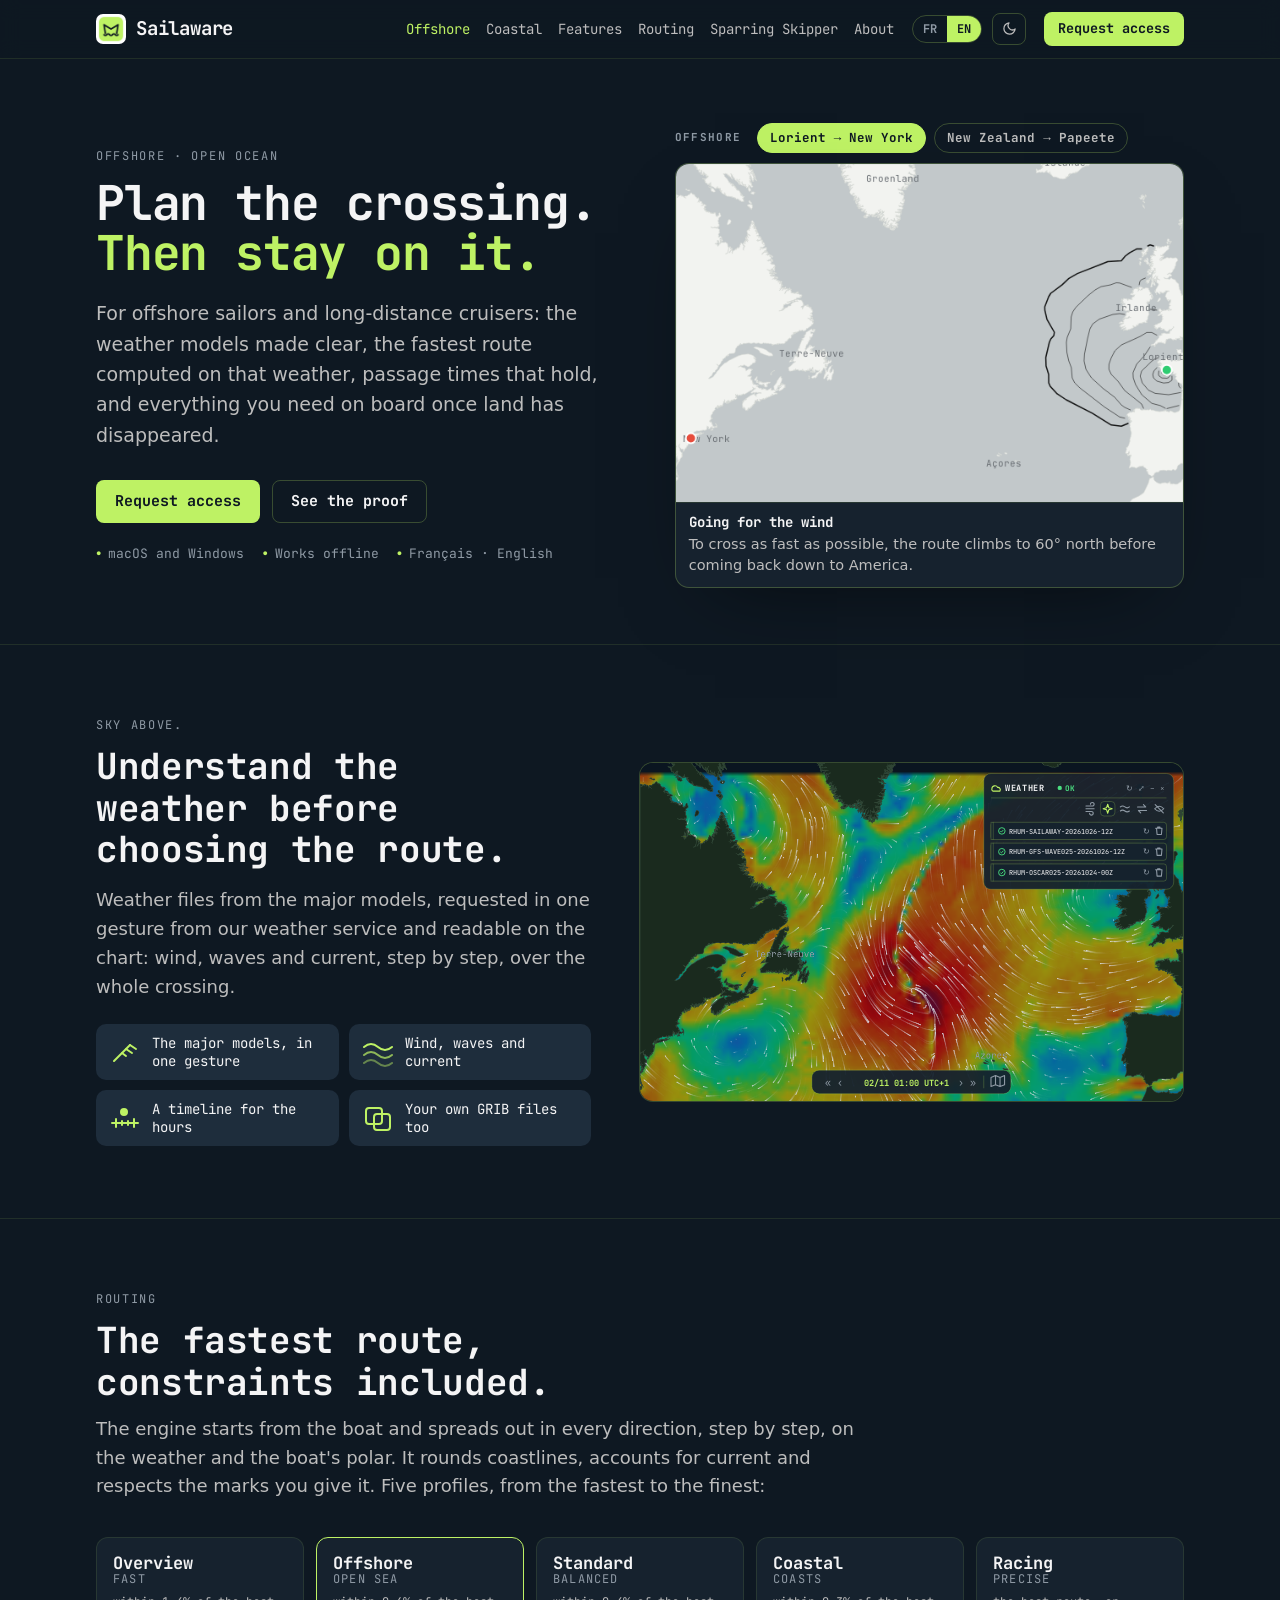
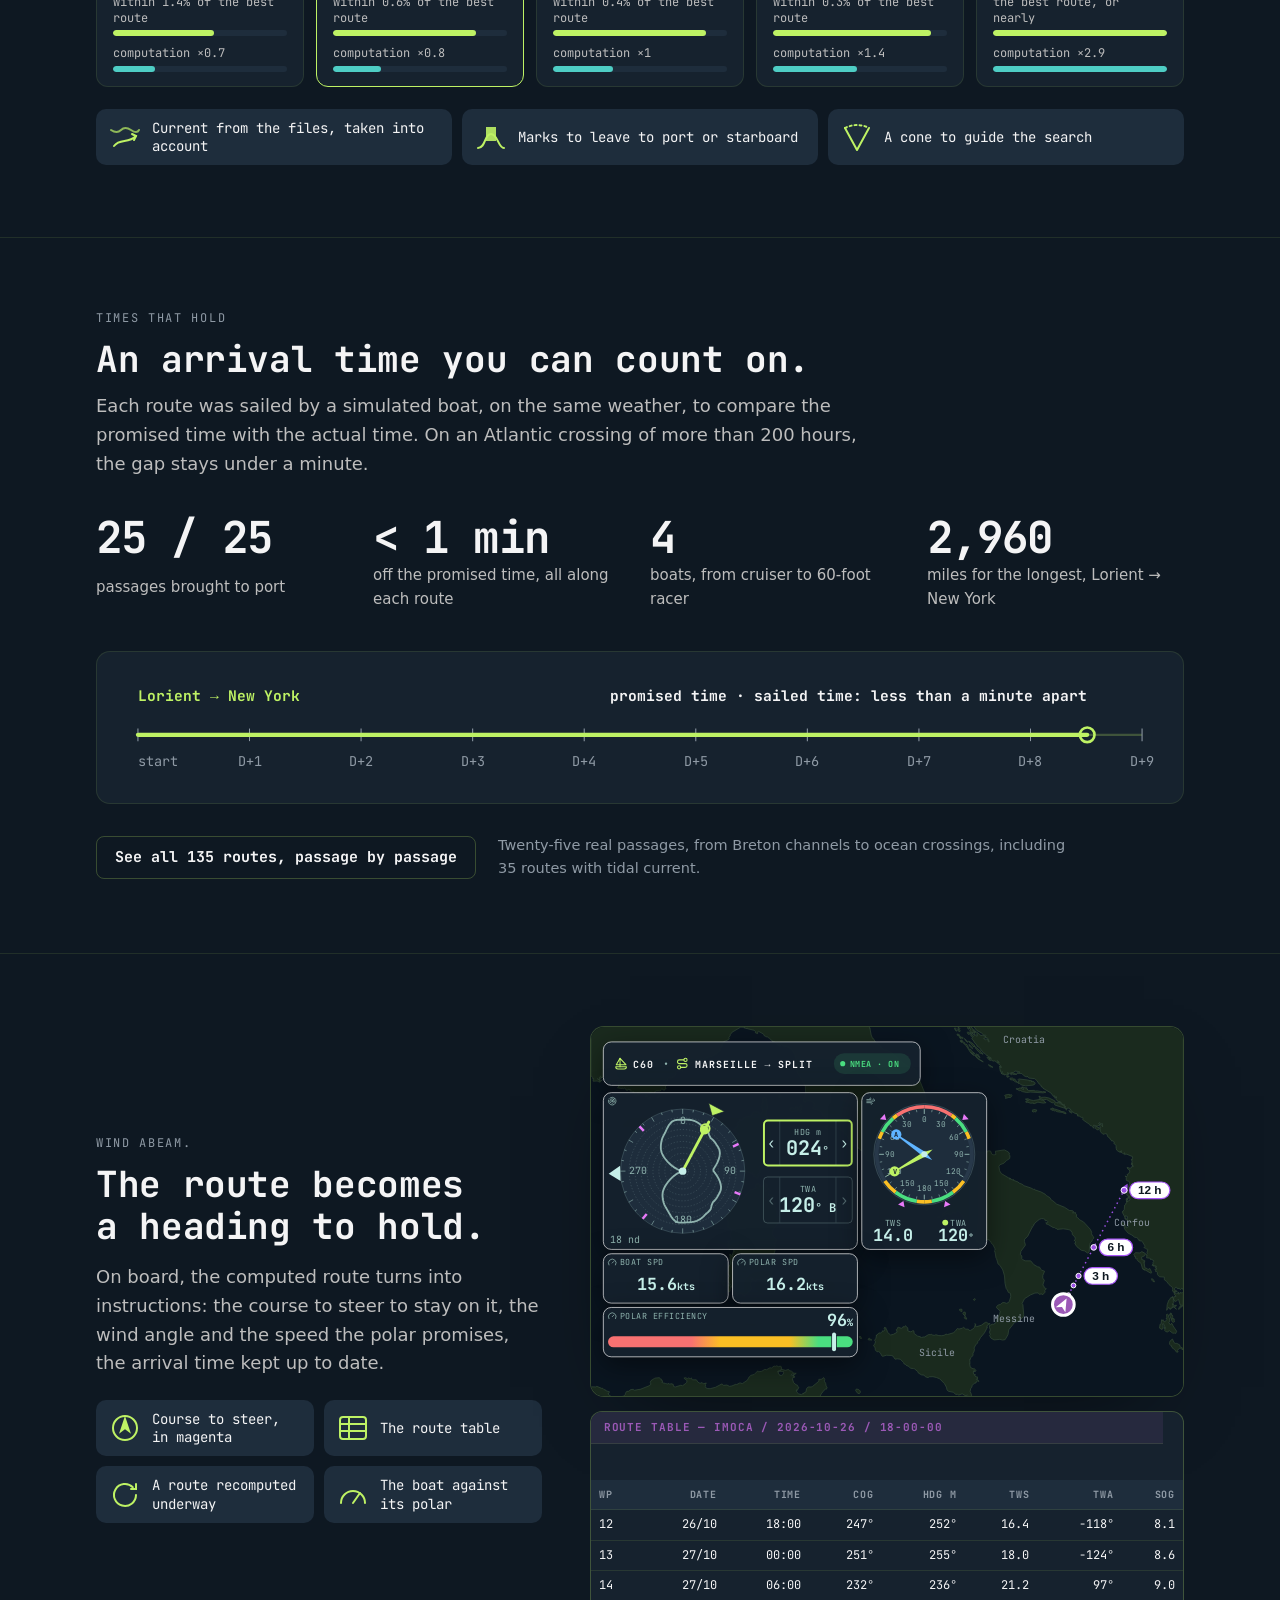
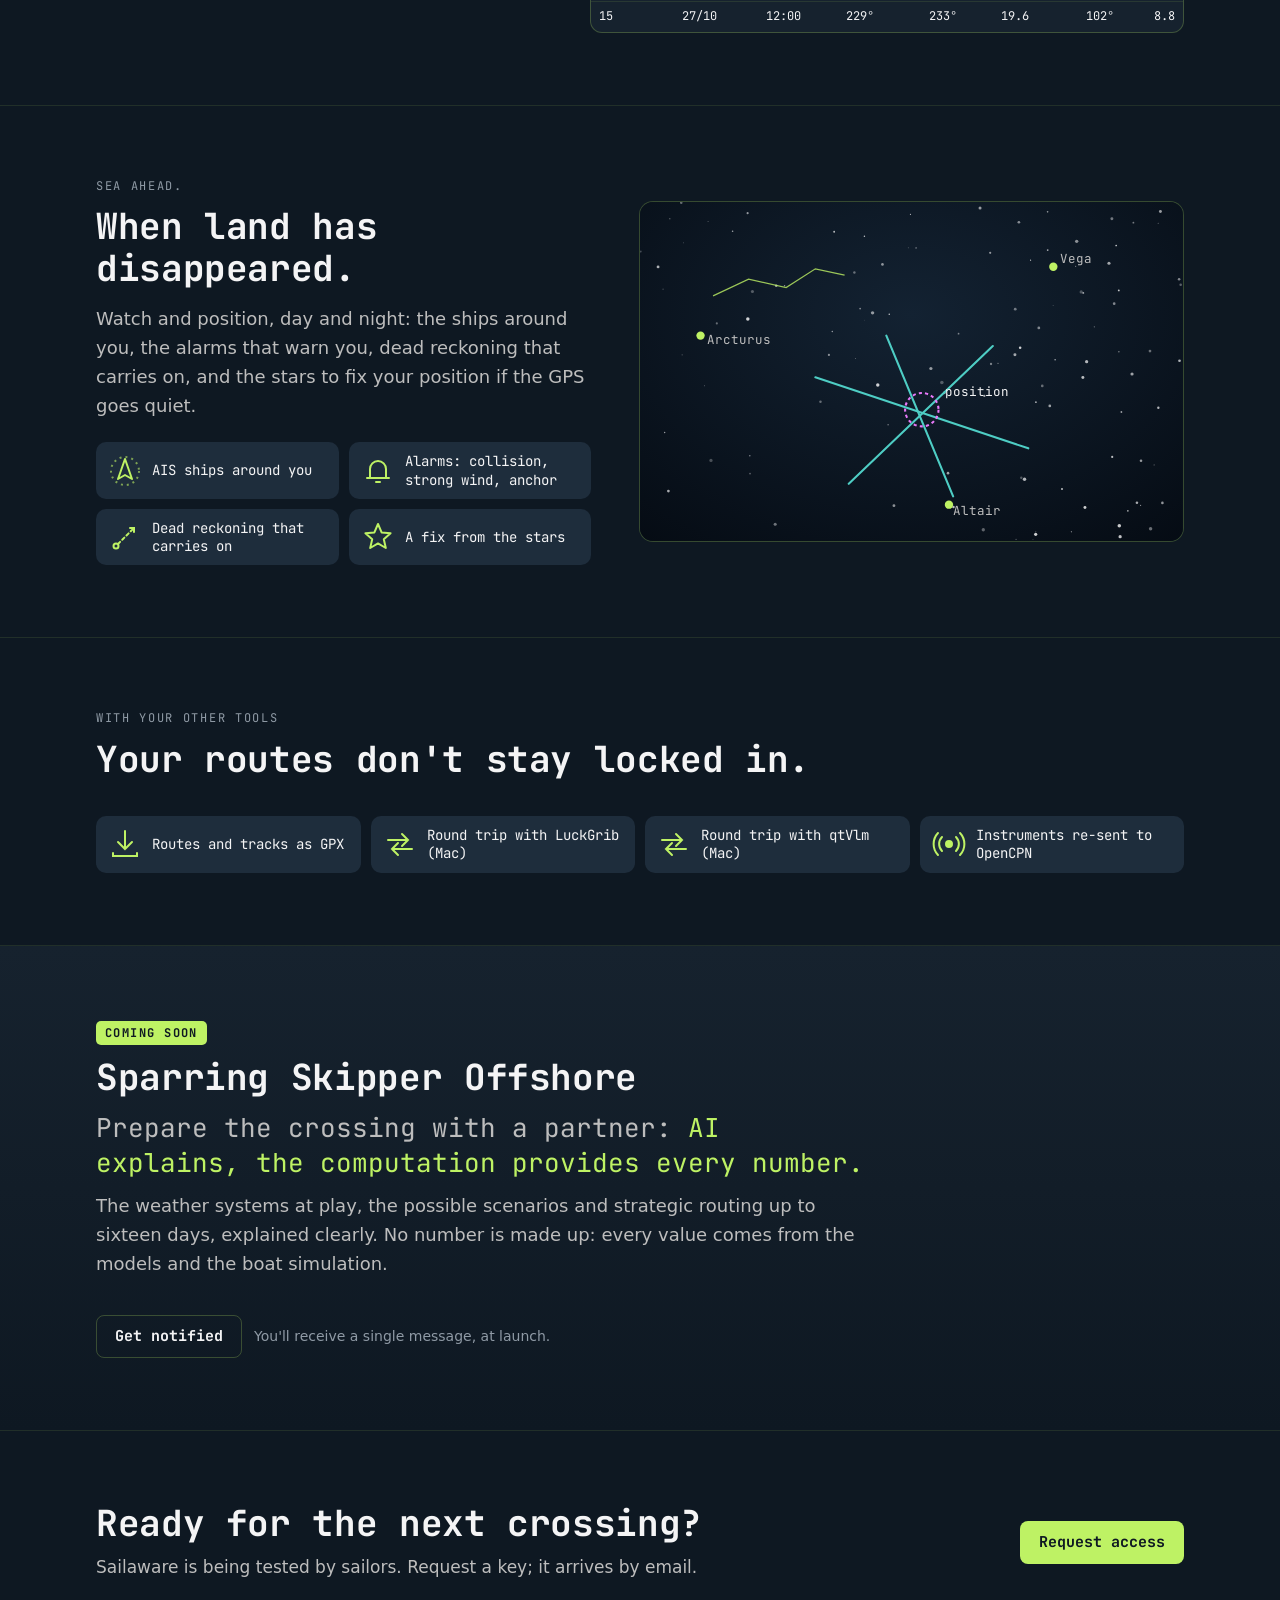
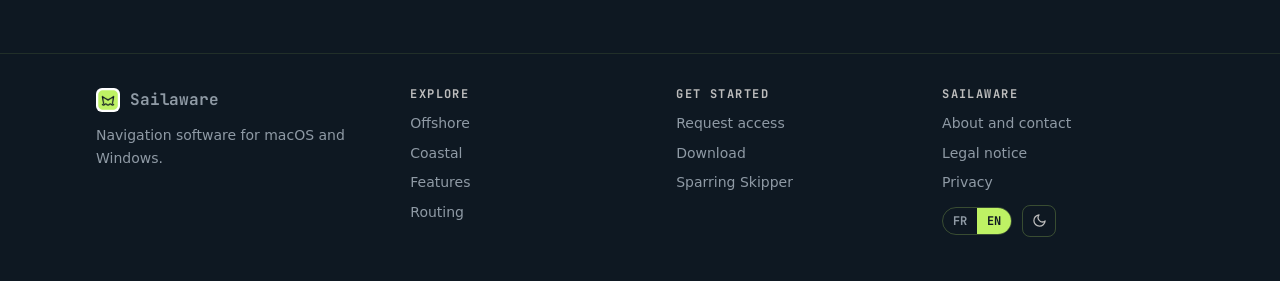
<file: offshore.html>
<!doctype html>
<html lang="fr" data-theme="dark">
<head>
<meta charset="utf-8">
<meta name="viewport" content="width=device-width, initial-scale=1, viewport-fit=cover">
<title data-en="Sailaware Offshore — plan the crossing, then stay on it">Sailaware Offshore — préparer la traversée, puis la tenir</title>
<meta name="description" content="Sailaware pour la navigation au large : la météo des grands modèles, la route la plus rapide calculée sur cette météo, des heures de passage qui tiennent, la veille et le point astral." data-en-content="Sailaware for offshore sailing: weather from the major models, the fastest route computed on that weather, passage times that hold, the watch and the celestial fix.">
<meta name="theme-color" content="#0E1822">
<link rel="icon" href="data:image/svg+xml,%3Csvg xmlns='http://www.w3.org/2000/svg' viewBox='0 0 24 24'%3E%3Crect width='24' height='24' rx='6' fill='%23bef264'/%3E%3Cg fill='none' stroke='%230E1822' stroke-width='2.2' stroke-linecap='round' stroke-linejoin='round' transform='scale(0.72) translate(4.6 4.6)'%3E%3Cpath d='M2 20a2.4 2.4 0 0 0 2 1 2.4 2.4 0 0 0 2-1 2.4 2.4 0 0 1 2-1 2.4 2.4 0 0 1 2 1 2.4 2.4 0 0 0 2 1 2.4 2.4 0 0 0 2-1 2.4 2.4 0 0 1 2-1 2.4 2.4 0 0 1 2 1 2.4 2.4 0 0 0 2 1 2.4 2.4 0 0 0 2-1'/%3E%3Cpath d='M4 18 2 6l10 6 10-6-2 12'/%3E%3C/g%3E%3C/svg%3E">
<meta property="og:type" content="website">
<meta property="og:title" content="Sailaware Offshore — préparer la traversée, puis la tenir">
<meta property="og:description" content="Sailaware pour la navigation au large : la météo des grands modèles, la route la plus rapide calculée sur cette météo, des heures de passage qui tiennent, la veille et le point astral.">
<meta property="og:locale" content="fr_FR">
<meta property="og:locale:alternate" content="en_US">
<link rel="stylesheet" href="assets/site.css">
<script src="assets/site.js"></script>
<script src="assets/scenes.js"></script>
<script src="assets/maquettes/vent-atlantique.js"></script>
<script src="assets/maquettes.js"></script>
<script src="assets/maquettes/instruments.js"></script>
<style>
/* page Offshore */
.duo { display: grid; grid-template-columns: minmax(0, 1fr) minmax(0, 1.1fr); gap: 48px; align-items: center; }
section.bloc > .wrap.duo { padding-block: 72px; }
.duo.inverse { grid-template-columns: minmax(0, .9fr) minmax(0, 1.2fr); }
.duo h2 { margin-top: 12px; }
.duo .intro { color: var(--muted); font-size: 18px; margin: 16px 0 22px; }
.planche { margin: 0; aspect-ratio: 16 / 10; background: var(--sea); border: 1px solid var(--line-strong); border-radius: 14px; overflow: hidden; }
.profils { display: grid; grid-template-columns: repeat(5, minmax(0, 1fr)); gap: 12px; margin-bottom: 22px; }
.profil { background: var(--surface); border: 1px solid var(--line); border-radius: 12px; padding: 16px 16px 14px; display: grid; gap: 10px; align-content: start; }
.profil.choisi { border-color: var(--accent); }
.profil .nom { font: 700 17px/1.1 var(--mono); }
.profil .sous { font: 500 12px/1 var(--mono); color: var(--dim); text-transform: uppercase; letter-spacing: .1em; }
.profil .jauge { display: grid; gap: 4px; font: 500 12px/1.3 var(--mono); color: var(--muted); }
.profil .barre { height: 6px; border-radius: 6px; background: var(--surface-2); overflow: hidden; }
.profil .barre i { display: block; height: 100%; border-radius: 6px; background: var(--accent); }
.profil .barre.temps i { background: var(--iso); }
.cases.trois { grid-template-columns: repeat(3, minmax(0, 1fr)); }
.cases.quatre { grid-template-columns: repeat(4, minmax(0, 1fr)); }
.ligne-temps { margin: 0 0 6px; background: var(--surface); border: 1px solid var(--line); border-radius: 14px; padding: 18px 20px 8px; }
.ligne-temps svg { display: block; width: 100%; height: auto; }
.ligne-temps svg text { font-family: var(--mono); }
/* le tableau de route comme dans l'application (index.css, .mr-diag-head / .mr-diag-title / .mr-diag-table) :
   bandeau teinté du violet du bateau, titre violet en capitales, en-têtes gris sur fond plus sombre, chiffres à droite */
.fenetre-route { margin-top: 14px; background: var(--surface); border: 1px solid var(--line-strong); border-radius: 12px; overflow: hidden; }
.fenetre-route .tete { padding: 9px 13px; background: color-mix(in srgb, #9B59B6 12%, var(--surface)); border-bottom: 1px solid var(--line); font: 600 11px/1.2 var(--mono); letter-spacing: .08em; text-transform: uppercase; color: #9B59B6; }
.tableau-route { width: 100%; border-collapse: collapse; font: 500 12px/1.3 var(--mono); font-variant-numeric: tabular-nums; }
.tableau-route th { text-align: right; font-weight: 600; font-size: 10px; letter-spacing: .08em; text-transform: uppercase; color: var(--dim); padding: 8px 8px; background: var(--surface-2); border-bottom: 1px solid var(--line); }
.tableau-route td { text-align: right; padding: 7px 8px; color: var(--fg); border-bottom: 1px solid var(--line); }
.tableau-route th:first-child, .tableau-route td:first-child { text-align: left; }
.tableau-route tr:last-child td { border-bottom: 0; }
@media (max-width: 960px) {
  .duo, .duo.inverse { grid-template-columns: minmax(0, 1fr); gap: 30px; }
  .profils { grid-template-columns: repeat(2, minmax(0, 1fr)); }
  .cases.trois, .cases.quatre { grid-template-columns: repeat(2, minmax(0, 1fr)); }
}
@media (max-width: 620px) {
  .profils, .cases.trois, .cases.quatre { grid-template-columns: minmax(0, 1fr); }
  .tableau-route { font-size: 11.5px; }
  .tableau-route th, .tableau-route td { padding: 7px 6px; }
}

/* appel final */
.fin .wrap { display: flex; flex-wrap: wrap; align-items: center; justify-content: space-between; gap: 22px; padding-block: 64px; }
.fin h2 { max-width: 18em; }
.fin p { color: var(--muted); margin-top: 10px; }

footer { border-top: 1px solid var(--line); color: var(--dim); font-size: 14px; }
footer .wrap { padding-block: 34px 44px; display: grid; grid-template-columns: 1.2fr repeat(3, minmax(0, 1fr)); gap: 24px; }
footer h4 { font: 600 12px/1 var(--mono); letter-spacing: .12em; text-transform: uppercase; color: var(--muted); margin: 0 0 12px; }
footer ul { list-style: none; margin: 0; padding: 0; display: grid; gap: 7px; }
footer a { text-decoration: none; }
footer a:hover { color: var(--fg); }

@media (max-width: 960px) {
  nav.menu { display: none; }
  nav.menu.ouvert { display: grid; position: absolute; top: 100%; left: 0; right: 0; gap: 0; background: var(--bg); border-bottom: 1px solid var(--line); padding-left: max(16px, env(safe-area-inset-left, 0px)); padding-right: max(16px, env(safe-area-inset-right, 0px)); }
  nav.menu.ouvert a { padding-block: 14px; border-top: 1px solid var(--line); }
  .burger { display: inline-block; }
  header.top .langue { display: none; }
  .hero .wrap { grid-template-columns: minmax(0, 1fr); gap: 34px; padding-block: 40px; }
  .forts { grid-template-columns: repeat(2, minmax(0, 1fr)); }
  .preuve .chiffres, .familles { grid-template-columns: repeat(2, minmax(0, 1fr)); }
  .abord .wrap.grille { grid-template-columns: minmax(0, 1fr); }
  footer .wrap { grid-template-columns: repeat(2, minmax(0, 1fr)); }
}
@media (max-width: 620px) {
  body { font-size: 16px; }
  header.top .btn-plein { display: none; }
  .portes, .ss .volets, .forts { grid-template-columns: minmax(0, 1fr); }
  section.bloc > .wrap { padding-block: 52px; }
  .porte, .volet { padding: 22px; }
  .instruments { grid-template-columns: repeat(2, minmax(0, 1fr)); }
  .instr.large { grid-column: span 2; }
}
@media (prefers-reduced-motion: reduce) { * { scroll-behavior: auto !important; } }
</style>
</head>
<body>
<header class="top">
  <div class="wrap">
    <a class="marque" href="index.html"><img alt="" src="assets/logo.png">Sailaware</a>
    <nav class="menu" id="menu" aria-label="Navigation principale" data-en-aria-label="Main navigation">
      <a href="offshore.html" aria-current="page">Offshore</a>
      <a href="coastal.html">Coastal</a>
      <a href="features.html" data-en="Features">Fonctionnalités</a>
      <a href="routing.html" data-en="Routing">Le routage</a>
      <a href="sparring-skipper.html">Sparring Skipper</a>
      <a href="about.html" data-en="About">À propos</a>
    </nav>
    <div class="outils" style="display:flex;gap:10px;align-items:center">
      <div class="pill-toggle" role="group" aria-label="Langue" data-en-aria-label="Language"><button type="button" data-lang="fr" aria-pressed="true">FR</button><button type="button" data-lang="en" aria-pressed="false">EN</button></div>
      <button class="icon-btn theme-btn" type="button" aria-label="Basculer jour / nuit" data-en-aria-label="Switch day / night" title="Jour / Nuit" data-en-title="Day / Night"><svg width="15" height="15" viewBox="0 0 24 24" fill="none" stroke="currentColor" stroke-width="2" stroke-linecap="round" stroke-linejoin="round"><path d="M21 12.79A9 9 0 1 1 11.21 3 7 7 0 0 0 21 12.79z"/></svg></button>
    </div>
    <a class="btn btn-plein btn-petit" href="download.html#acces" data-en="Request access">Demander l'accès</a>
    <button class="burger" id="burger" type="button" aria-expanded="false" aria-controls="menu">Menu</button>
  </div>
</header>

<main id="haut">
<section class="hero">
  <div class="wrap">
    <div>
      <div class="eyebrow" data-en="Offshore · open ocean">Offshore · au large</div>
      <h1 data-en="Plan the crossing.<br><em>Then stay on it.</em>">Préparer la traversée.<br><em>Puis la tenir.</em></h1>
      <p class="chapeau" data-en="For offshore sailors and long-distance cruisers: the weather models made clear, the fastest route computed on that weather, passage times that hold, and everything you need on board once land has disappeared.">Pour les navigateurs hauturiers et les grands croisiéristes : la météo des modèles comprise, la route la plus rapide calculée sur cette météo, des heures de passage qui tiennent, et tout ce qu'il faut à bord quand la terre a disparu.</p>
      <div class="actions">
        <a class="btn btn-plein" href="download.html#acces" data-en="Request access">Demander l'accès</a>
        <a class="btn btn-trait" href="#heures" data-en="See the proof">Voir la preuve</a>
      </div>
      <div class="faits"><span data-en="macOS and Windows">macOS et Windows</span><span data-en="Works offline">Fonctionne sans réseau</span><span>Français · English</span></div>
    </div>
    <div class="scene">
      <div class="onglets" role="tablist" aria-label="Exemples de routage au large" data-en-aria-label="Offshore routing examples">
        <div class="paquet"><span class="groupe">Offshore</span>
        <button type="button" role="tab" id="o-new-york" aria-selected="true">Lorient → New York</button>
        <button type="button" role="tab" id="o-papeete" aria-selected="false" data-en="New Zealand → Papeete">Nouvelle-Zélande → Papeete</button></div>
      </div>
      <figure class="ecran">
        <canvas id="eventail" width="600" height="400" aria-label="Les isochrones s'étendent sur l'océan, puis la route la plus rapide apparaît" data-en-aria-label="The isochrones spread across the ocean, then the fastest route appears"></canvas>
        <figcaption class="legende"><b id="leg-t"></b><span id="leg-p"></span></figcaption>
      </figure>
      <p class="avert" id="leg-s" hidden></p>
    </div>
  </div>
</section>

<section class="bloc" id="meteo">
  <div class="wrap duo">
    <div>
      <div class="eyebrow">Sky above.</div>
      <h2 data-en="Understand the weather before choosing the route.">Comprendre le temps avant de choisir la route.</h2>
      <p class="intro" data-en="Weather files from the major models, requested in one gesture from our weather service and readable on the chart: wind, waves and current, step by step, over the whole crossing.">Les fichiers météo des grands modèles, demandés en un geste à notre service météo et lisibles sur la carte : le vent, les vagues et le courant, pas à pas, sur toute la traversée.</p>
      <div class="cases">
        <div class="case" data-fait="modeles"><svg viewBox="0 0 34 34" fill="none" stroke="currentColor" stroke-width="2" stroke-linecap="round"><path d="M6 26 L 22 10"/><path d="M22 10 l 6 4 M 18 14 l 6 4 M 14 18 l 4 3"/></svg><span data-en="The major models, in one gesture">Les grands modèles, en un geste</span></div>
        <div class="case"><svg viewBox="0 0 34 34" fill="none" stroke="currentColor" stroke-width="2" stroke-linecap="round"><path d="M3 12 q 7 -6 14 0 t 14 0"/><path d="M3 20 q 7 -6 14 0 t 14 0" opacity=".7"/><path d="M3 28 q 7 -6 14 0 t 14 0" opacity=".45"/></svg><span data-en="Wind, waves and current">Vent, vagues et courant</span></div>
        <div class="case"><svg viewBox="0 0 34 34" fill="none" stroke="currentColor" stroke-width="2" stroke-linecap="round"><path d="M4 22 h 26"/><path d="M8 18 v 8 M 14 20 v 4 M 20 20 v 4 M 26 18 v 8"/><circle cx="16" cy="11" r="3" fill="currentColor"/></svg><span data-en="A timeline for the hours">Une frise pour les heures</span></div>
        <div class="case"><svg viewBox="0 0 34 34" fill="none" stroke="currentColor" stroke-width="2" stroke-linecap="round"><rect x="5" y="7" width="16" height="16" rx="3"/><rect x="13" y="13" width="16" height="16" rx="3"/></svg><span data-en="Your own GRIB files too">Vos propres fichiers GRIB aussi</span></div>
      </div>
    </div>
    <figure class="planche" id="planche-meteo" role="img" aria-label="La carte avec un vrai vent en particules autour d'une dépression, la frise du temps en bas et le widget Météo ouvert" data-en-aria-label="The chart with real wind as particles around a low, the timeline at the bottom and the Weather widget open"></figure>
  </div>
</section>

<section class="bloc" id="routage">
  <div class="wrap">
    <div class="tete">
      <div class="eyebrow" data-en="Routing">Le routage</div>
      <h2 data-en="The fastest route, constraints included.">La route la plus rapide, contraintes comprises.</h2>
      <p data-en="The engine starts from the boat and spreads out in every direction, step by step, on the weather and the boat's polar. It rounds coastlines, accounts for current and respects the marks you give it. Five profiles, from the fastest to the finest:">Le moteur part du bateau et s'étend dans toutes les directions, pas à pas, sur la météo et la polaire du bateau. Il contourne les côtes, tient compte du courant et respecte les marques que vous lui donnez. Cinq profils, du plus rapide au plus fin :</p>
    </div>
    <div class="profils" id="profils"></div>
    <div class="cases trois">
      <div class="case"><svg viewBox="0 0 34 34" fill="none" stroke="currentColor" stroke-width="2" stroke-linecap="round"><path d="M3 10 q 6 4 10 0 t 10 0 t 8 0" opacity=".7"/><path d="M6 26 C 12 18, 20 24, 28 16"/><path d="M24 14 l 4 2 l -2 4"/></svg><span data-en="Current from the files, taken into account">Le courant des fichiers, pris en compte</span></div>
      <div class="case"><svg viewBox="0 0 34 34" fill="none" stroke="currentColor" stroke-width="2" stroke-linecap="round"><rect x="13" y="8" width="8" height="12" fill="currentColor" opacity=".9"/><path d="M4 28 C 12 28, 10 14, 17 14 S 24 28, 30 28"/></svg><span data-en="Marks to leave to port or starboard">Des marques à laisser à bâbord ou à tribord</span></div>
      <div class="case"><svg viewBox="0 0 34 34" fill="none" stroke="currentColor" stroke-width="2" stroke-linecap="round"><path d="M17 30 L 5 8 M 17 30 L 29 8"/><path d="M5 8 Q 17 2 29 8" stroke-dasharray="2 3"/></svg><span data-en="A cone to guide the search">Un cône pour guider la recherche</span></div>
    </div>
  </div>
</section>

<section class="bloc preuve" id="heures">
  <div class="wrap">
    <div class="tete">
      <div class="eyebrow" data-en="Times that hold">Des heures tenues</div>
      <h2 data-en="An arrival time you can count on.">Une heure d'arrivée sur laquelle on peut compter.</h2>
      <p data-en="Each route was sailed by a simulated boat, on the same weather, to compare the promised time with the actual time. On an Atlantic crossing of more than 200 hours, the gap stays under a minute.">Chaque route a été suivie par un bateau simulé, sur la même météo, pour comparer l'heure promise à l'heure réelle. Sur une traversée de l'Atlantique de plus de 200 heures, l'écart reste sous la minute.</p>
    </div>
    <div class="chiffres">
      <div class="chiffre"><b>25 / 25</b><span data-en="passages brought to port">voyages menés au port</span></div>
      <div class="chiffre"><b>&lt; 1 min</b><span data-en="off the promised time, all along each route">d'écart à l'heure promise, tout au long de chaque route</span></div>
      <div class="chiffre"><b>4</b><span data-en="boats, from cruiser to 60-foot racer">bateaux, du croiseur au 60 pieds de course</span></div>
      <div class="chiffre"><b data-en="2,960">2&nbsp;960</b><span data-en="miles for the longest, Lorient → New York">milles pour le plus long, Lorient → New York</span></div>
    </div>
    <figure class="ligne-temps" aria-label="Lorient → New York : l'heure promise et l'heure courue se confondent" data-en-aria-label="Lorient → New York: the promised time and the sailed time coincide">
      <svg id="ligne-temps" viewBox="0 0 1000 120"></svg>
    </figure>
    <div class="pied">
      <a class="btn btn-trait" href="routing.html#resultats" data-en="See all 135 routes, passage by passage">Voir les 135 routes, voyage par voyage</a>
      <p data-en="Twenty-five real passages, from Breton channels to ocean crossings, including 35 routes with tidal current.">Vingt-cinq voyages réels, des chenaux bretons aux traversées océaniques, dont 35 routes avec courant de marée.</p>
    </div>
  </div>
</section>

<section class="bloc instru" id="instruments">
  <div class="wrap duo inverse">
    <div>
      <div class="eyebrow">Wind abeam.</div>
      <h2 data-en="The route becomes a heading to hold.">La route devient un cap à tenir.</h2>
      <p class="intro" data-en="On board, the computed route turns into instructions: the course to steer to stay on it, the wind angle and the speed the polar promises, the arrival time kept up to date.">À bord, la route calculée se traduit en consignes : le cap à suivre pour rester dessus, l'angle au vent et la vitesse que la polaire promet, l'heure d'arrivée tenue à jour.</p>
      <div class="cases">
        <div class="case"><svg viewBox="0 0 34 34" fill="none" stroke="currentColor" stroke-width="2" stroke-linecap="round"><circle cx="17" cy="17" r="12"/><path d="M17 8 l 4 12 l -4 -3 l -4 3 z" fill="currentColor"/></svg><span data-en="Course to steer, in magenta">Le cap à suivre, en magenta</span></div>
        <div class="case"><svg viewBox="0 0 34 34" fill="none" stroke="currentColor" stroke-width="2" stroke-linecap="round"><rect x="4" y="6" width="26" height="22" rx="3"/><path d="M4 13 h 26 M 4 20 h 26 M 13 6 v 22"/></svg><span data-en="The route table">Le tableau de route</span></div>
        <div class="case"><svg viewBox="0 0 34 34" fill="none" stroke="currentColor" stroke-width="2" stroke-linecap="round"><path d="M28 17 a 11 11 0 1 1 -3.2 -7.8"/><path d="M28 6 v 5 h -5"/></svg><span data-en="A route recomputed underway">Une route recalculée en navigation</span></div>
        <div class="case"><svg viewBox="0 0 34 34" fill="none" stroke="currentColor" stroke-width="2" stroke-linecap="round"><path d="M5 25 a 12 12 0 1 1 24 0"/><path d="M17 25 L 24 15"/></svg><span data-en="The boat against its polar">Le bateau face à sa polaire</span></div>
      </div>
    </div>
    <div>
      <figure class="ecran-maquette" data-maquette="instruments" role="img" aria-label="Les instruments de Sailaware : la polaire, le vent, les vitesses et l'efficacité polaire" data-en-aria-label="Sailaware's instruments: the polar, the wind, the speeds and polar efficiency"></figure>
      <div class="fenetre-route">
        <div class="tete" data-en="Route table — IMOCA / 2026-10-26 / 18-00-00">Tableau de route — IMOCA / 2026-10-26 / 18-00-00</div>
        <table class="tableau-route" aria-label="Extrait d'un tableau de route" data-en-aria-label="Excerpt from a route table">
          <thead><tr><th>WP</th><th>Date</th><th data-en="Time">Heure</th><th>COG</th><th>HDG m</th><th>TWS</th><th>TWA</th><th>SOG</th></tr></thead>
          <tbody>
            <tr><td>12</td><td>26/10</td><td>18:00</td><td>247°</td><td>252°</td><td>16.4</td><td>-118°</td><td>8.1</td></tr>
            <tr><td>13</td><td>27/10</td><td>00:00</td><td>251°</td><td>255°</td><td>18.0</td><td>-124°</td><td>8.6</td></tr>
            <tr><td>14</td><td>27/10</td><td>06:00</td><td>232°</td><td>236°</td><td>21.2</td><td>97°</td><td>9.0</td></tr>
            <tr><td>15</td><td>27/10</td><td>12:00</td><td>229°</td><td>233°</td><td>19.6</td><td>102°</td><td>8.8</td></tr>
          </tbody>
        </table>
      </div>
    </div>
  </div>
</section>

<section class="bloc" id="veille">
  <div class="wrap duo">
    <div>
      <div class="eyebrow">Sea ahead.</div>
      <h2 data-en="When land has disappeared.">Quand la terre a disparu.</h2>
      <p class="intro" data-en="Watch and position, day and night: the ships around you, the alarms that warn you, dead reckoning that carries on, and the stars to fix your position if the GPS goes quiet.">La veille et la position, jour et nuit : les navires autour, les alarmes qui préviennent, l'estime qui continue, et les étoiles pour faire le point si le GPS se tait.</p>
      <div class="cases">
        <div class="case" data-fait="ais"><svg viewBox="0 0 34 34" fill="none" stroke="currentColor" stroke-width="2" stroke-linejoin="round"><path d="M17 5 l 7 20 l -7 -4 l -7 4 z"/><circle cx="17" cy="17" r="14" stroke-dasharray="2 4" opacity=".6"/></svg><span data-en="AIS ships around you">Les navires AIS autour</span></div>
        <div class="case" data-fait="alarmes"><svg viewBox="0 0 34 34" fill="none" stroke="currentColor" stroke-width="2" stroke-linecap="round"><path d="M9 24 V 15 a 8 8 0 0 1 16 0 v 9 z"/><path d="M6 24 h 22 M 15 28 h 4"/></svg><span data-en="Alarms: collision, strong wind, anchor">Alarmes : collision, vent fort, mouillage</span></div>
        <div class="case" data-fait="estime"><svg viewBox="0 0 34 34" fill="none" stroke="currentColor" stroke-width="2" stroke-linecap="round"><circle cx="8" cy="26" r="2.5"/><path d="M10 24 L 26 8" stroke-dasharray="3 3"/><path d="M22 8 h 4 v 4"/></svg><span data-en="Dead reckoning that carries on">L'estime qui continue</span></div>
        <div class="case" data-fait="astro"><svg viewBox="0 0 34 34" fill="none" stroke="currentColor" stroke-width="2" stroke-linejoin="round"><path d="M17 4 l 3.6 8.4 l 9 .8 l -6.8 6 l 2 8.8 l -7.8 -4.6 l -7.8 4.6 l 2 -8.8 l -6.8 -6 l 9 -.8 z"/></svg><span data-en="A fix from the stars">Le point par les étoiles</span></div>
      </div>
    </div>
    <figure class="planche ciel">
      <svg viewBox="0 0 520 360" role="img" aria-label="Trois étoiles visées, trois droites de hauteur qui se croisent sur la position" data-en-aria-label="Three stars sighted, three lines of position crossing at the fix">
        <defs><radialGradient id="nuit" cx=".5" cy=".3" r=".8"><stop offset="0" stop-color="#132232"/><stop offset="1" stop-color="#050b13"/></radialGradient></defs>
        <rect width="520" height="360" fill="url(#nuit)"/>
        <g fill="#f4f4f5" id="etoiles"></g>
        <g stroke="#bef264" stroke-width="1.2" fill="none" opacity=".8"><polyline points="70,90 104,74 140,82 168,64 196,70"/></g>
        <g font-family="var(--mono)" font-size="12" fill="#bdbdbd"><text x="402" y="58" data-en="Vega">Véga</text><text x="64" y="136">Arcturus</text><text x="300" y="300" data-en="Altair">Altaïr</text></g>
        <g fill="#bef264"><circle cx="396" cy="62" r="4"/><circle cx="58" cy="128" r="4"/><circle cx="296" cy="290" r="4"/></g>
        <g stroke="#4ecdc4" stroke-width="2" stroke-linecap="round"><line x1="168" y1="168" x2="372" y2="236"/><line x1="200" y1="270" x2="338" y2="138"/><line x1="236" y1="128" x2="300" y2="282"/></g>
        <circle cx="270" cy="199" r="16" fill="none" stroke="#E879F9" stroke-width="2" stroke-dasharray="3 3"/>
        <text x="292" y="186" font-family="var(--mono)" font-size="12" fill="#f4f4f5">position</text>
      </svg>
    </figure>
  </div>
</section>

<section class="bloc" id="echanges">
  <div class="wrap">
    <div class="tete">
      <div class="eyebrow" data-en="With your other tools">Avec vos autres outils</div>
      <h2 data-en="Your routes don't stay locked in.">Vos routes ne restent pas enfermées.</h2>
    </div>
    <div class="cases quatre">
      <div class="case" data-fait="gpx"><svg viewBox="0 0 34 34" fill="none" stroke="currentColor" stroke-width="2" stroke-linecap="round"><path d="M17 4 v 18 M 10 15 l 7 7 l 7 -7"/><path d="M5 26 v 3 h 24 v -3"/></svg><span data-en="Routes and tracks as GPX">Routes et traces en GPX</span></div>
      <div class="case" data-fait="luckgrib"><svg viewBox="0 0 34 34" fill="none" stroke="currentColor" stroke-width="2" stroke-linecap="round"><path d="M5 13 h 20 M 19 7 l 6 6 l -6 6"/><path d="M29 22 h -20 M 15 16 l -6 6 l 6 6"/></svg><span data-en="Round trip with LuckGrib (Mac)">Aller-retour avec LuckGrib (Mac)</span></div>
      <div class="case" data-fait="qtvlm"><svg viewBox="0 0 34 34" fill="none" stroke="currentColor" stroke-width="2" stroke-linecap="round"><path d="M5 13 h 20 M 19 7 l 6 6 l -6 6"/><path d="M29 22 h -20 M 15 16 l -6 6 l 6 6"/></svg><span data-en="Round trip with qtVlm (Mac)">Aller-retour avec qtVlm (Mac)</span></div>
      <div class="case" data-fait="nmea"><svg viewBox="0 0 34 34" fill="none" stroke="currentColor" stroke-width="2" stroke-linecap="round"><circle cx="17" cy="17" r="3" fill="currentColor"/><path d="M10 10 a 10 10 0 0 0 0 14 M 24 10 a 10 10 0 0 1 0 14 M 6 6 a 16 16 0 0 0 0 22 M 28 6 a 16 16 0 0 1 0 22"/></svg><span data-en="Instruments re-sent to OpenCPN">Instruments réémis vers OpenCPN</span></div>
    </div>
  </div>
</section>

<section class="bloc ss" id="ss">
  <div class="wrap">
    <div class="tete">
      <div><span class="badge" data-en="Coming soon">Bientôt</span></div>
      <h2>Sparring Skipper Offshore</h2>
      <p class="principe" data-en="Prepare the crossing with a partner: <em>AI explains, the computation provides every number.</em>">Préparer la traversée avec un partenaire : <em>l'IA explique, le calcul fournit chaque chiffre.</em></p>
      <p data-en="The weather systems at play, the possible scenarios and strategic routing up to sixteen days, explained clearly. No number is made up: every value comes from the models and the boat simulation.">Les systèmes météo en jeu, les scénarios possibles et le routage stratégique jusqu'à seize jours, expliqués en clair. Aucun nombre n'est inventé : chaque valeur vient des modèles et de la simulation du bateau.</p>
    </div>
    <div class="actions"><a class="btn btn-trait" href="sparring-skipper.html#fin" data-en="Get notified">Être prévenu</a><small data-en="You'll receive a single message, at launch.">Vous recevrez un seul message, à l'ouverture.</small></div>
  </div>
</section>

<section class="bloc fin" id="fin">
  <div class="wrap">
    <div>
      <h2 data-en="Ready for the next crossing?">Prêt pour la prochaine traversée ?</h2>
      <p data-en="Sailaware is being tested by sailors. Request a key; it arrives by email.">Sailaware est en test auprès de navigateurs. Demandez une clé, elle arrive par courriel.</p>
    </div>
    <a class="btn btn-plein" href="download.html#acces" data-en="Request access">Demander l'accès</a>
  </div>
</section>
</main>

<footer>
  <div class="wrap">
    <div><a class="marque" href="index.html" style="font-size:16px"><img alt="" src="assets/logo.png" style="width:24px;height:24px;border-radius:6px">Sailaware</a><p style="margin-top:12px" data-en="Navigation software for macOS and Windows.">Logiciel de navigation pour macOS et Windows.</p></div>
    <div><h4 data-en="Explore">Naviguer</h4><ul><li><a href="offshore.html">Offshore</a></li><li><a href="coastal.html">Coastal</a></li><li><a href="features.html" data-en="Features">Fonctionnalités</a></li><li><a href="routing.html" data-en="Routing">Le routage</a></li></ul></div>
    <div><h4 data-en="Get started">Commencer</h4><ul><li><a href="download.html#acces" data-en="Request access">Demander l'accès</a></li><li><a href="download.html" data-en="Download">Télécharger</a></li><li><a href="sparring-skipper.html">Sparring Skipper</a></li></ul></div>
    <div><h4>Sailaware</h4><ul><li><a href="about.html" data-en="About and contact">À propos et contact</a></li><li><a href="mentions-legales.html" data-en="Legal notice">Mentions légales</a></li><li><a href="confidentialite.html" data-en="Privacy">Confidentialité</a></li><li class="reglages"><div class="pill-toggle" role="group" aria-label="Langue" data-en-aria-label="Language"><button type="button" data-lang="fr" aria-pressed="true">FR</button><button type="button" data-lang="en" aria-pressed="false">EN</button></div><button class="icon-btn theme-btn" type="button" aria-label="Basculer jour / nuit" data-en-aria-label="Switch day / night"><svg width="15" height="15" viewBox="0 0 24 24" fill="none" stroke="currentColor" stroke-width="2" stroke-linecap="round" stroke-linejoin="round"><path d="M21 12.79A9 9 0 1 1 11.21 3 7 7 0 0 0 21 12.79z"/></svg></button></li></ul></div>
  </div>
</footer>

<script src="assets/eventail.js"></script>
<script>
/* Les dessins propres à la page Offshore (repris de la maquette, traduits). */
(function () {
  // page Offshore — la météo comme dans l'application : la maquette commune (assets/maquettes.js), sur un vrai champ de vent
  function meteo() {
    var f = document.getElementById("planche-meteo"); if (!f || !window.MAQUETTES) return;
    f.innerHTML = MAQUETTES.meteo(); MAQUETTES_ANIMER(f);
  }
  meteo(); document.addEventListener("langue", meteo);

  // page Offshore — les cinq profils (banc du 15/11/2026, essais/n609/banc-resultats : écart moyen à la meilleure des cinq routes, calcul médian rapporté à Standard)
  // noms anglais des profils : ceux de l'application (i18n/locales/en/routages.json, « preset »)
  function profils() {
    var b = document.getElementById("profils"); if (!b) return;
    var P = [[SW.t("Aperçu", "Overview"), SW.t("rapide", "fast"), 1.4, 0.7], [SW.t("Hauturier", "Offshore"), SW.t("large", "open sea"), 0.6, 0.8], ["Standard", SW.t("équilibré", "balanced"), 0.4, 1.0], [SW.t("Côtier", "Coastal"), SW.t("côtes", "coasts"), 0.3, 1.4], [SW.t("Régate", "Racing"), SW.t("précis", "precise"), 0.0, 2.9]];
    function nb(x) { return SW.lang() === "en" ? String(x) : String(x).replace(".", ","); }
    b.innerHTML = P.map(function (p) {
      return '<div class="profil' + (p === P[1] ? " choisi" : "") + '"><div><div class="nom">' + p[0] + '</div><div class="sous">' + p[1] + '</div></div>' +
        '<div class="jauge">' + (p[2] < 0.05 ? SW.t("la meilleure route, ou presque", "the best route, or nearly") : SW.t("à " + nb(p[2]) + " % de la meilleure route", "within " + nb(p[2]) + "% of the best route")) + '<div class="barre"><i style="width:' + Math.max(8, 100 - p[2] * 30) + '%"></i></div></div>' +
        '<div class="jauge">' + SW.t("calcul ×", "computation ×") + nb(p[3]) + '<div class="barre temps"><i style="width:' + (p[3] / 2.9 * 100) + '%"></i></div></div></div>';
    }).join("");
  }
  profils(); document.addEventListener("langue", profils);

  // page Offshore — l'heure promise et l'heure courue, Lorient → New York (banc du 15/11/2026, essais/n609/banc-resultats : 29 s au plus sur les cinq profils ; durée du profil Standard)
  function ligneTemps() {
    var s = document.getElementById("ligne-temps"); if (!s) return; s.innerHTML = "";
    var NS = "http://www.w3.org/2000/svg", X0 = 20, X1 = 980, T = 216;
    function x(h) { return X0 + h / T * (X1 - X0); }
    function el(n, a, t) { var e = document.createElementNS(NS, n); for (var k in a) e.setAttribute(k, a[k]); if (t) e.textContent = t; s.appendChild(e); return e; }
    el("line", { x1: X0, x2: X1, y1: 62, y2: 62, stroke: "var(--line-strong)", "stroke-width": 2 });
    for (var j = 0; j <= 9; j++) { el("line", { x1: x(j * 24), x2: x(j * 24), y1: 56, y2: 68, stroke: "var(--dim)" }); el("text", { x: x(j * 24), y: 92, "text-anchor": j === 0 ? "start" : "middle", "font-size": 13, fill: "var(--dim)" }, j === 0 ? SW.t("départ", "start") : SW.t("J+", "D+") + j); }
    el("line", { x1: X0, x2: x(204.2), y1: 62, y2: 62, stroke: "var(--route)", "stroke-width": 4, "stroke-linecap": "round" });
    el("circle", { cx: x(204.2), cy: 62, r: 7, fill: "none", stroke: "var(--route)", "stroke-width": 2.5 });
    el("text", { x: x(204.2), y: 30, "text-anchor": "end", "font-size": 14, "font-weight": 600, fill: "var(--fg)" }, SW.t("heure promise · heure courue : moins d'une minute d'écart", "promised time · sailed time: less than a minute apart"));
    el("text", { x: X0, y: 30, "font-size": 14, "font-weight": 600, fill: "var(--accent)" }, "Lorient → New York");
  }
  ligneTemps(); document.addEventListener("langue", ligneTemps);

  // page Offshore — un ciel d'étoiles derrière les trois droites de hauteur
  (function () {
    var g = document.getElementById("etoiles"); if (!g) return;
    var NS = "http://www.w3.org/2000/svg", graine = 7;
    function hasard() { graine = (graine * 16807) % 2147483647; return graine / 2147483647; }
    for (var i = 0; i < 120; i++) {
      var c = document.createElementNS(NS, "circle");
      c.setAttribute("cx", (hasard() * 520).toFixed(1)); c.setAttribute("cy", (hasard() * 360).toFixed(1));
      c.setAttribute("r", (.4 + hasard() * 1.3).toFixed(2)); c.setAttribute("opacity", (.25 + hasard() * .6).toFixed(2));
      g.appendChild(c);
    }
  })();
})();
</script>
</body>
</html>
</file>
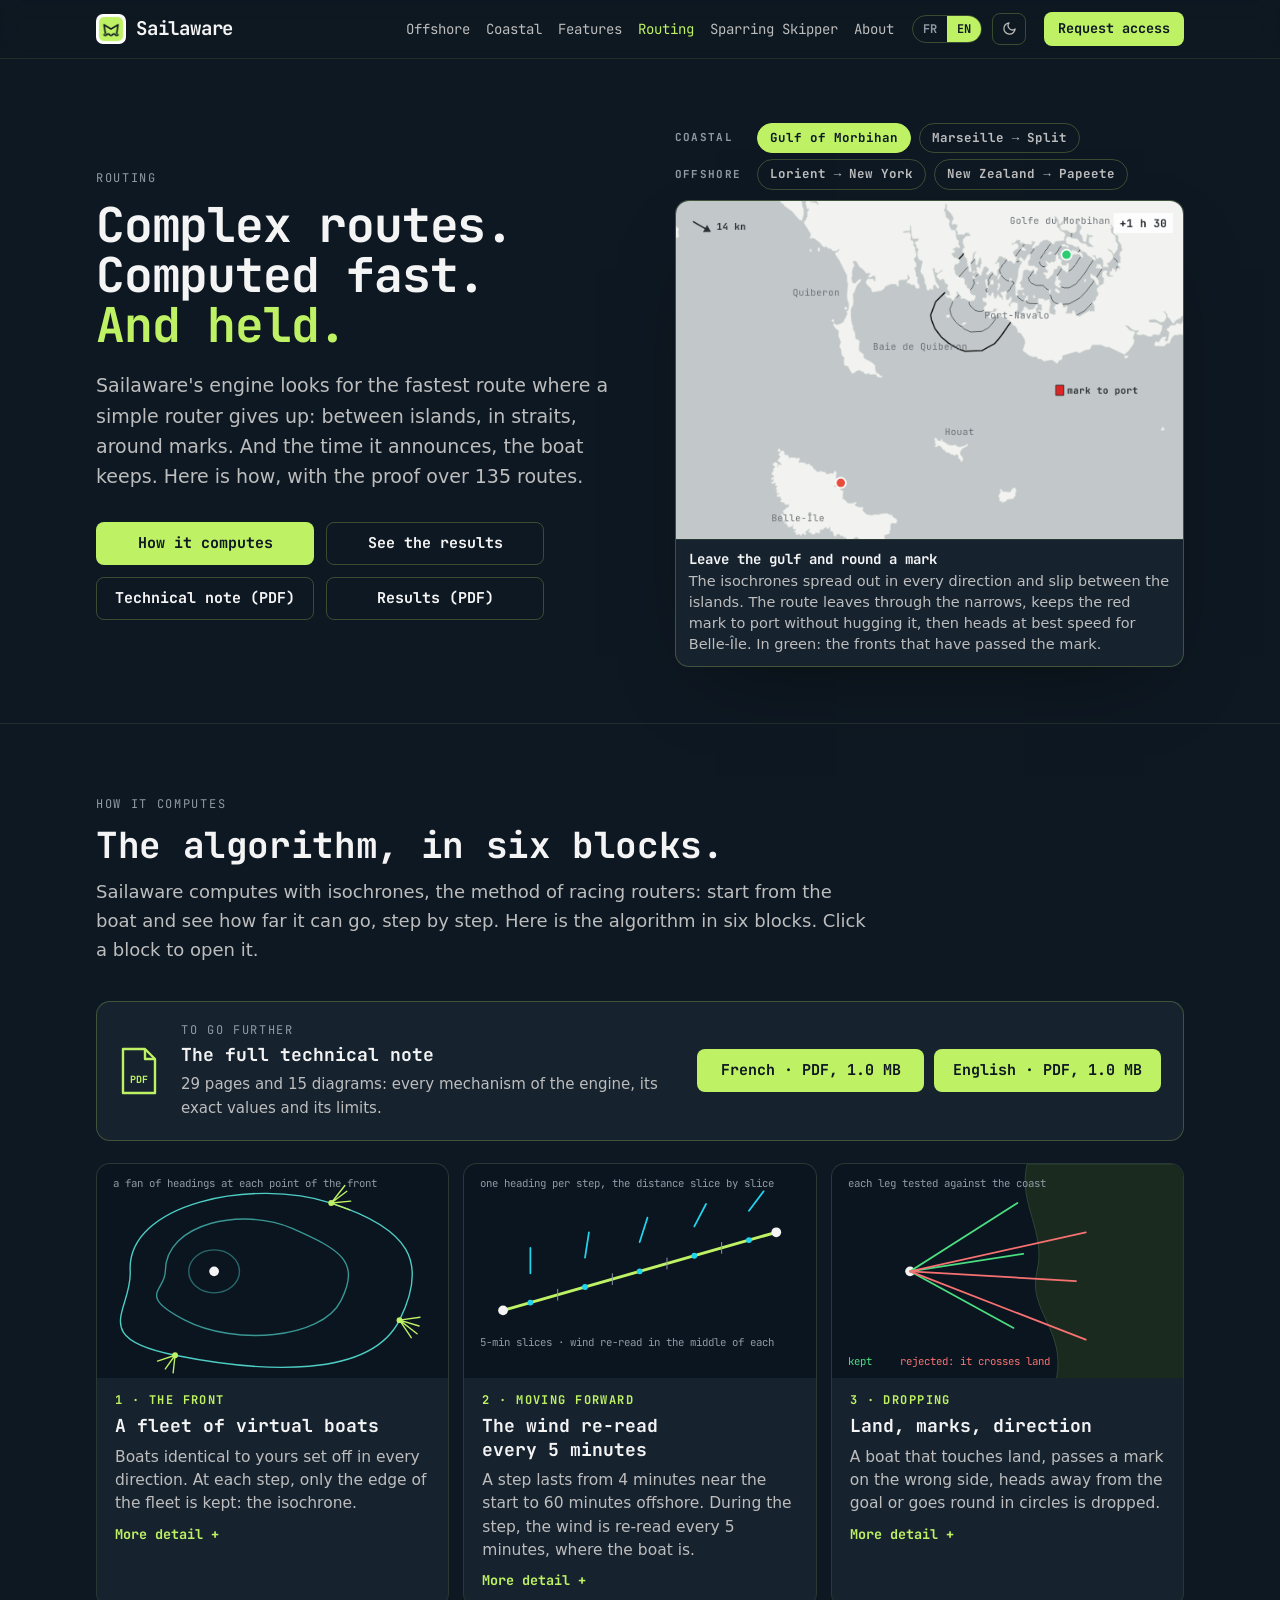
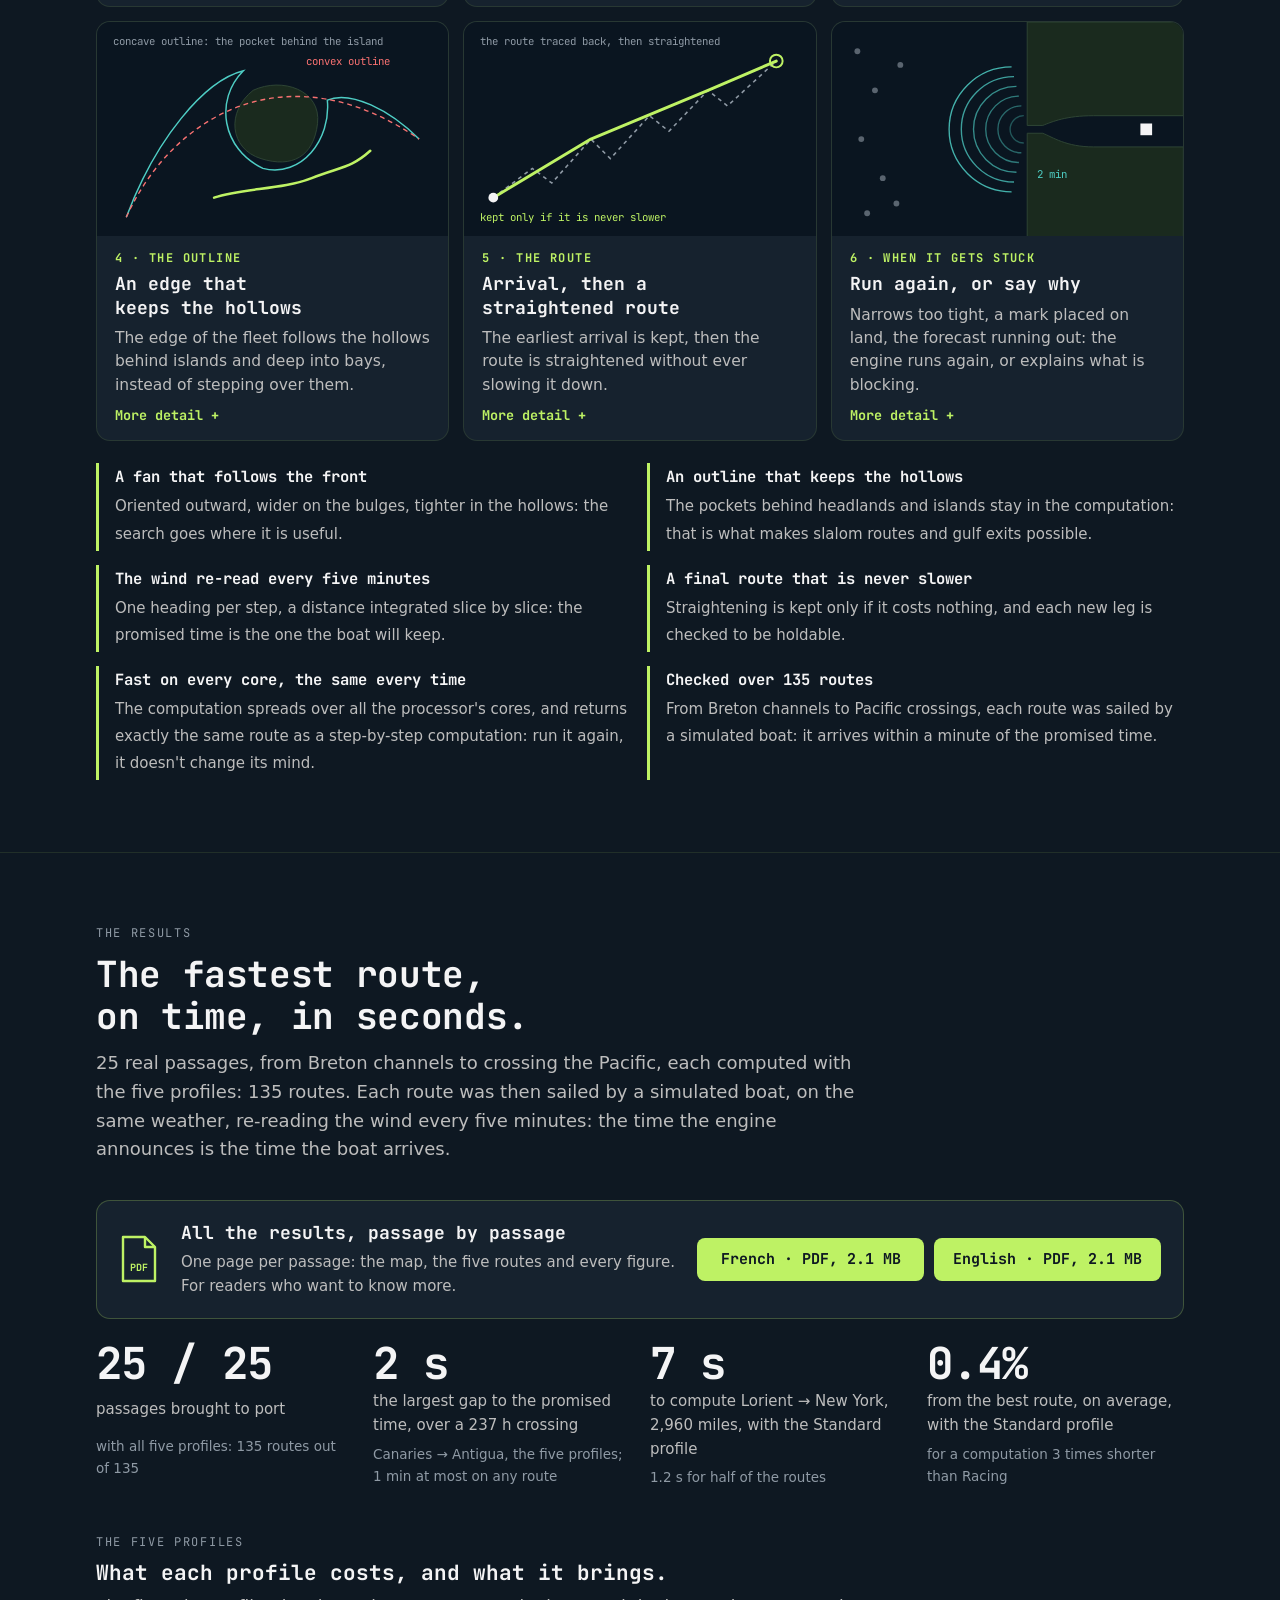
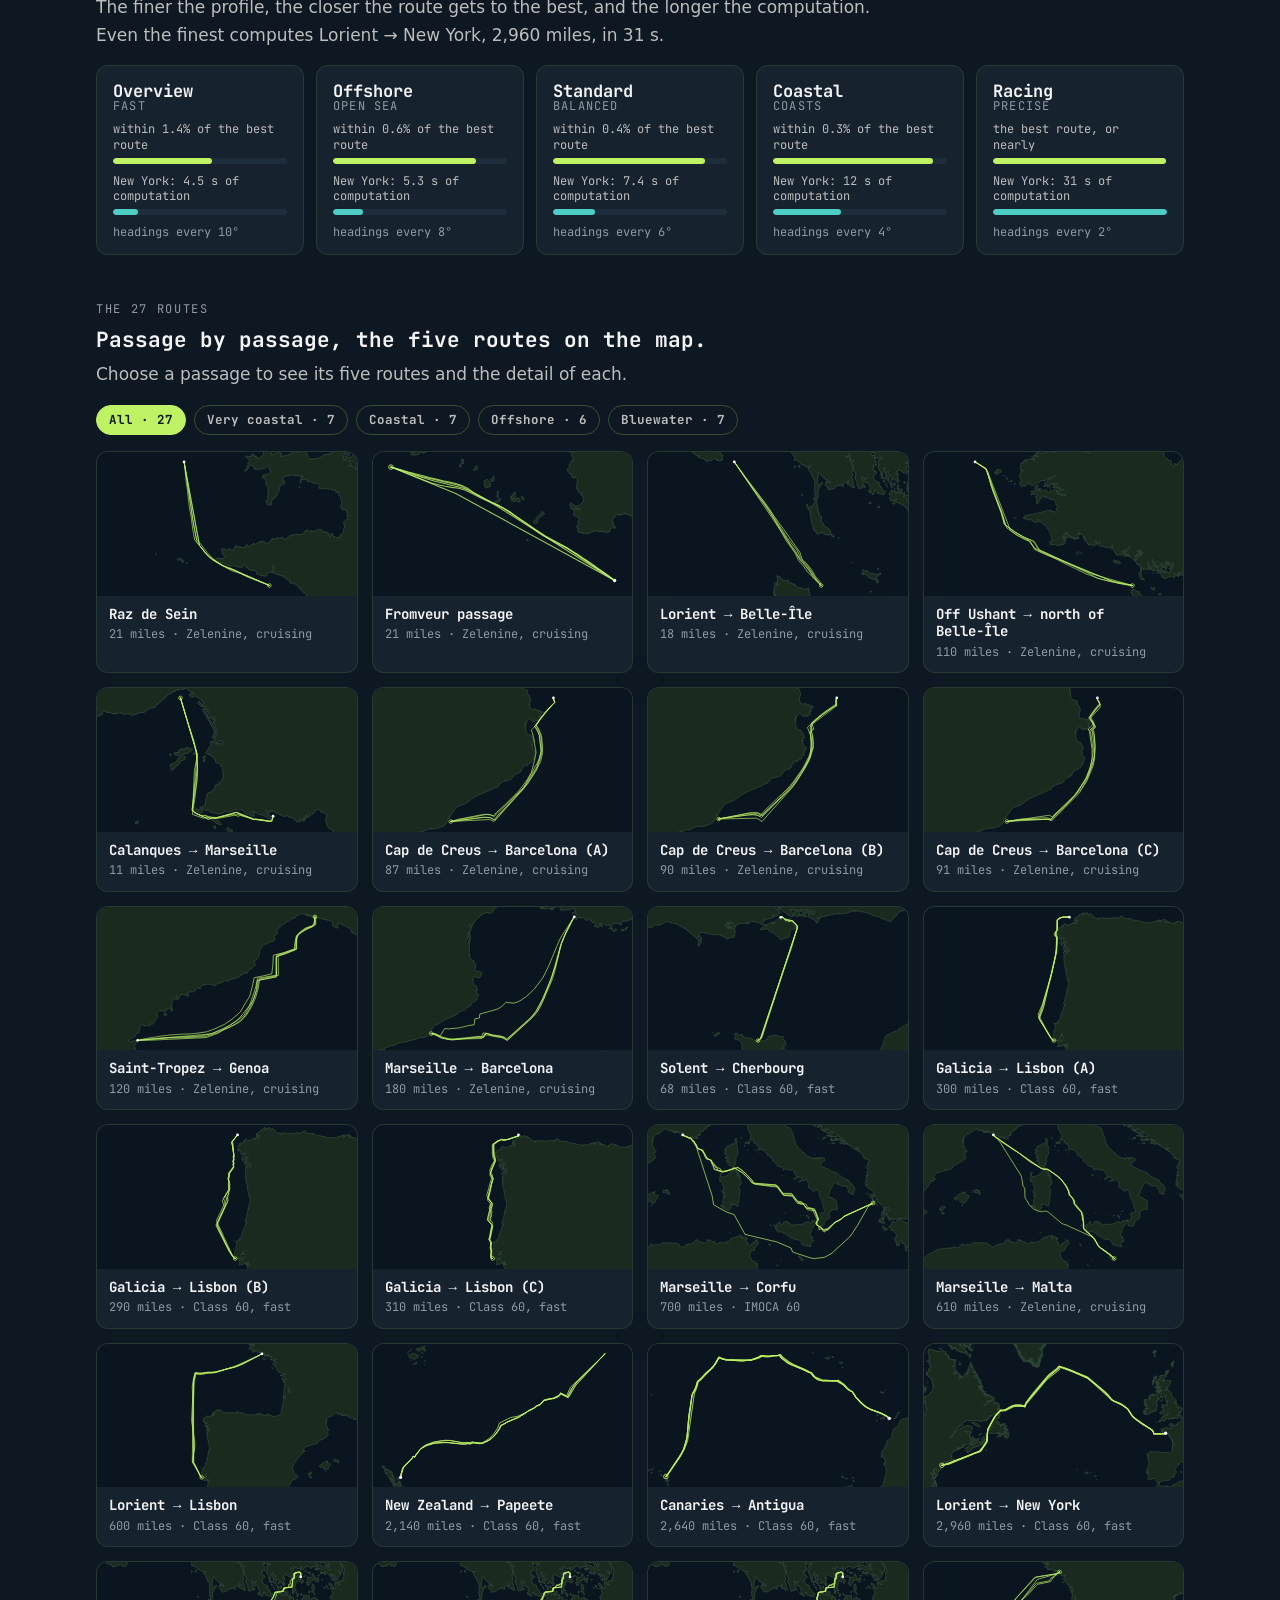
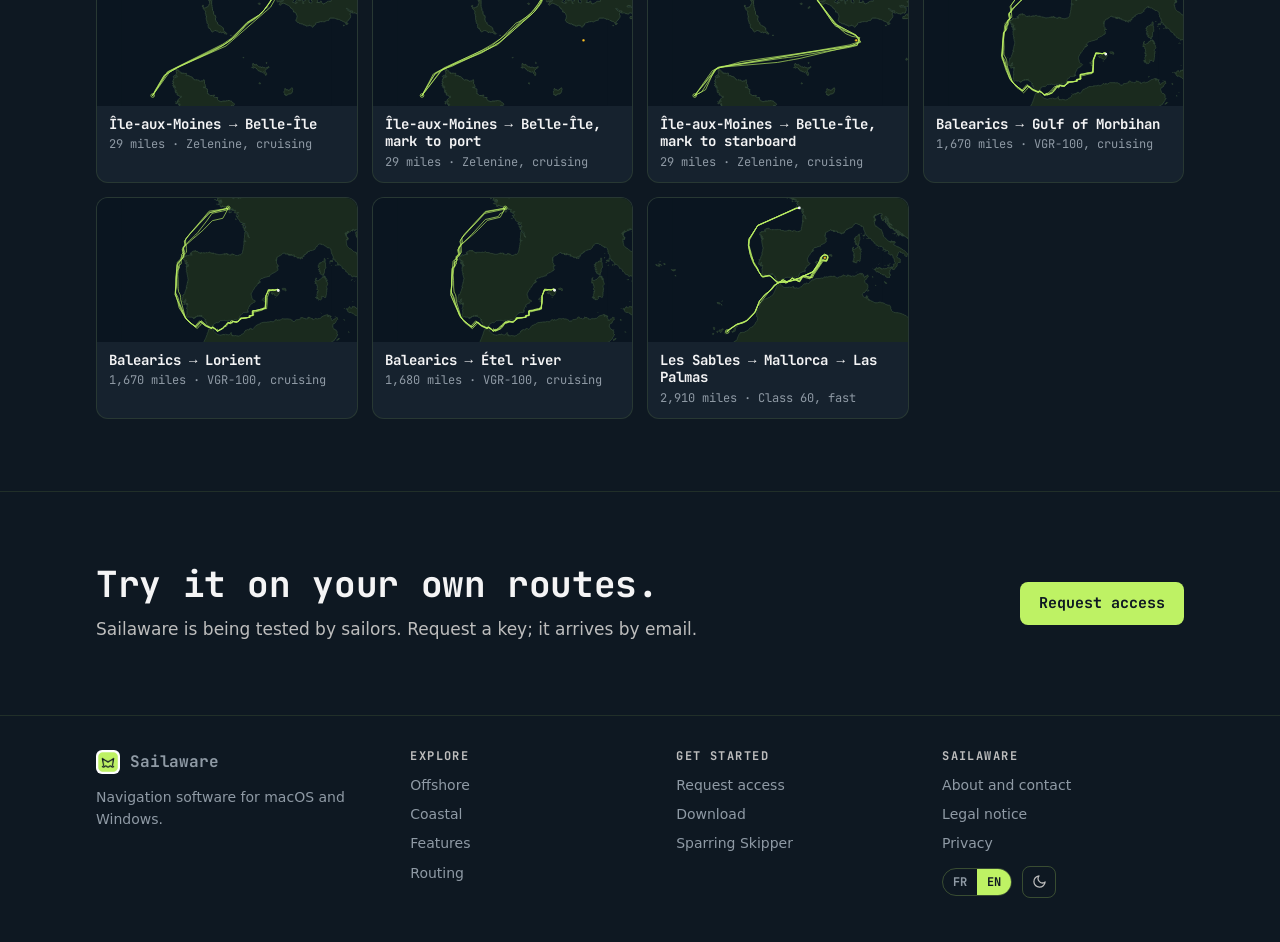
<file: routing.html>
<!doctype html>
<html lang="fr" data-theme="dark">
<head>
<meta charset="utf-8">
<meta name="viewport" content="width=device-width, initial-scale=1, viewport-fit=cover">
<title data-en="Sailaware — routing">Sailaware — le routage</title>
<meta name="description" content="Le moteur de routage de Sailaware : ses principes, ses subtilités et la preuve sur 135 routes, 25 voyages réels, du chenal breton à la traversée du Pacifique." data-en-content="Sailaware's routing engine: its principles, its subtleties and the proof over 135 routes, 25 real passages, from Breton channels to crossing the Pacific.">
<meta name="theme-color" content="#0E1822">
<link rel="icon" href="data:image/svg+xml,%3Csvg xmlns='http://www.w3.org/2000/svg' viewBox='0 0 24 24'%3E%3Crect width='24' height='24' rx='6' fill='%23bef264'/%3E%3Cg fill='none' stroke='%230E1822' stroke-width='2.2' stroke-linecap='round' stroke-linejoin='round' transform='scale(0.72) translate(4.6 4.6)'%3E%3Cpath d='M2 20a2.4 2.4 0 0 0 2 1 2.4 2.4 0 0 0 2-1 2.4 2.4 0 0 1 2-1 2.4 2.4 0 0 1 2 1 2.4 2.4 0 0 0 2 1 2.4 2.4 0 0 0 2-1 2.4 2.4 0 0 1 2-1 2.4 2.4 0 0 1 2 1 2.4 2.4 0 0 0 2 1 2.4 2.4 0 0 0 2-1'/%3E%3Cpath d='M4 18 2 6l10 6 10-6-2 12'/%3E%3C/g%3E%3C/svg%3E">
<meta property="og:type" content="website">
<meta property="og:title" content="Sailaware — le routage">
<meta property="og:description" content="Le moteur de routage de Sailaware : ses principes, ses subtilités et la preuve sur 135 routes, 25 voyages réels, du chenal breton à la traversée du Pacifique.">
<meta property="og:locale" content="fr_FR">
<meta property="og:locale:alternate" content="en_US">
<link rel="stylesheet" href="assets/site.css">
<script src="assets/site.js"></script>
<script src="assets/scenes.js"></script>
<script src="assets/resultats.js"></script>
<style>
/* page Offshore */
.duo { display: grid; grid-template-columns: minmax(0, 1fr) minmax(0, 1.1fr); gap: 48px; align-items: center; }
section.bloc > .wrap.duo { padding-block: 72px; }
.duo.inverse { grid-template-columns: minmax(0, .9fr) minmax(0, 1.2fr); }
.duo h2 { margin-top: 12px; }
.duo .intro { color: var(--muted); font-size: 18px; margin: 16px 0 22px; }
.planche { margin: 0; background: var(--surface); border: 1px solid var(--line-strong); border-radius: 14px; overflow: hidden; }
.planche svg { display: block; width: 100%; height: auto; }
.frise-meteo { display: flex; align-items: center; gap: 10px; padding: 12px 14px; border-top: 1px solid var(--line); font: 500 12px/1 var(--mono); color: var(--dim); }
.frise-meteo .piste { flex: 1; height: 4px; border-radius: 4px; background: var(--surface-2); position: relative; }
.frise-meteo .piste b { position: absolute; left: 0; top: 0; bottom: 0; width: 22%; border-radius: 4px; background: var(--accent); animation: avance 12s linear infinite; }
.frise-meteo .piste u { display: none; }
@keyframes avance { from { width: 4%; } to { width: 96%; } }
.profils { display: grid; grid-template-columns: repeat(5, minmax(0, 1fr)); gap: 12px; margin-bottom: 22px; }
.profil { background: var(--surface); border: 1px solid var(--line); border-radius: 12px; padding: 16px 16px 14px; display: grid; gap: 10px; align-content: start; }
.profil.choisi { border-color: var(--accent); }
.profil .nom { font: 700 17px/1.1 var(--mono); }
.profil .sous { font: 500 12px/1 var(--mono); color: var(--dim); text-transform: uppercase; letter-spacing: .1em; }
.profil .jauge { display: grid; gap: 4px; font: 500 12px/1.3 var(--mono); color: var(--muted); }
.profil .barre { height: 6px; border-radius: 6px; background: var(--surface-2); overflow: hidden; }
.profil .barre i { display: block; height: 100%; border-radius: 6px; background: var(--accent); }
.profil .barre.temps i { background: var(--iso); }
.cases.trois { grid-template-columns: repeat(3, minmax(0, 1fr)); }
.cases.quatre { grid-template-columns: repeat(4, minmax(0, 1fr)); }
.ligne-temps { margin: 0 0 6px; background: var(--surface); border: 1px solid var(--line); border-radius: 14px; padding: 18px 20px 8px; }
.ligne-temps svg { display: block; width: 100%; height: auto; }
.ligne-temps svg text { font-family: var(--mono); }
.tableau-route { width: 100%; margin-top: 14px; border-collapse: collapse; font: 500 13px/1.3 var(--mono); font-variant-numeric: tabular-nums; background: var(--surface); border: 1px solid var(--line); border-radius: 12px; overflow: hidden; }
.tableau-route th { text-align: right; font-weight: 600; font-size: 11px; letter-spacing: .08em; text-transform: uppercase; color: var(--dim); padding: 9px 10px; border-bottom: 1px solid var(--line); }
.tableau-route td { text-align: right; padding: 8px 10px; color: var(--muted); border-bottom: 1px solid var(--line); }
.tableau-route th:first-child, .tableau-route td:first-child { text-align: left; }
.tableau-route tr.vire td { color: var(--fg); background: color-mix(in srgb, var(--accent) 10%, transparent); }
.tableau-route tr:last-child td { border-bottom: 0; }
@media (max-width: 960px) {
  .duo, .duo.inverse { grid-template-columns: minmax(0, 1fr); gap: 30px; }
  .profils { grid-template-columns: repeat(2, minmax(0, 1fr)); }
  .cases.trois, .cases.quatre { grid-template-columns: repeat(2, minmax(0, 1fr)); }
}
@media (max-width: 620px) {
  .profils, .cases.trois, .cases.quatre { grid-template-columns: minmax(0, 1fr); }
  .tableau-route { font-size: 11.5px; }
  .tableau-route th, .tableau-route td { padding: 7px 6px; }
}

/* page Le routage — les résultats à l'écran */
.filtres { display: flex; flex-wrap: wrap; gap: 8px; margin: 6px 0 16px; }
.filtres button { font: 600 12.5px/1 var(--mono); color: var(--muted); background: transparent; border: 1px solid var(--line-strong); border-radius: 999px; padding: 8px 12px; cursor: pointer; }
.filtres button[aria-pressed="true"] { color: var(--on-accent); background: var(--accent); border-color: var(--accent); }
.trajets { display: grid; grid-template-columns: repeat(4, minmax(0, 1fr)); gap: 14px; }
.trajet { text-align: left; font: inherit; color: inherit; background: var(--surface); border: 1px solid var(--line); border-radius: 12px; overflow: hidden; cursor: pointer; padding: 0; display: grid; align-content: start; }
.trajet:hover, .trajet[aria-expanded="true"] { border-color: var(--accent); }
.trajet .vig { aspect-ratio: 760 / 420; overflow: hidden; background: var(--sea); }
.trajet .vig svg, .detail-carte svg { display: block; width: 100%; height: 100%; object-fit: cover; }
.trajet .txt { padding: 10px 12px 12px; display: grid; gap: 4px; }
.trajet b { font: 600 14px/1.25 var(--mono); }
.trajet span { font: 500 12px/1.3 var(--mono); color: var(--dim); }
svg .mer { fill: var(--sea); }
svg .terre { fill: var(--land); stroke: var(--coast); stroke-width: 1; }
svg .rt { fill: none; stroke: var(--route); stroke-width: 2.2; stroke-linejoin: round; stroke-linecap: round; opacity: .35; }
svg .rt.vue { opacity: 1; stroke-width: 3.2; }
svg .dep { fill: var(--fg); }
svg .arr { fill: none; stroke: var(--route); stroke-width: 2.5; }
.trajet svg .rt { opacity: .8; stroke-width: 3; }
.detail { margin-top: 18px; background: var(--surface); border: 1px solid var(--line-strong); border-radius: 14px; padding: 20px; }
.detail-tete { display: flex; justify-content: space-between; align-items: start; gap: 12px; margin-bottom: 14px; }
.detail-tete h3 { font-size: 22px; margin-top: 4px; }
.detail-corps { display: grid; grid-template-columns: minmax(0, 1.1fr) minmax(0, 1fr); gap: 20px; align-items: start; }
.detail-carte { margin: 0; border-radius: 10px; overflow: hidden; border: 1px solid var(--line); }
.detail-table .tableau-route { margin-top: 0; }
.detail-table tr { cursor: pointer; }
.detail-table tr.vue td { color: var(--fg); background: color-mix(in srgb, var(--accent) 12%, transparent); }
.detail-table td small { display: block; color: var(--dim); font-size: 11px; }
/* page Le routage — les principes */
.etapes { display: grid; gap: 16px; }
.etape { display: grid; grid-template-columns: minmax(0, 1fr) minmax(0, 1.25fr); gap: 26px; align-items: center; background: var(--surface); border: 1px solid var(--line); border-radius: 14px; padding: 20px 24px; }
.etape:nth-child(even) svg { order: 2; }
.etape svg { display: block; width: 100%; height: auto; background: var(--sea); border-radius: 10px; }
.etape .num { font: 700 13px/1 var(--mono); color: var(--accent); letter-spacing: .12em; }
.etape h3 { font-size: 20px; margin: 8px 0 10px; }
.etape p { color: var(--muted); font-size: 16px; }
.etape p + p { margin-top: 8px; }
.subtilites { display: grid; grid-template-columns: repeat(2, minmax(0, 1fr)); gap: 14px; margin-top: 22px; }
.subtilite { border-left: 3px solid var(--accent); padding: 4px 0 4px 16px; }
.subtilite b { display: block; font: 600 15.5px/1.35 var(--mono); margin-bottom: 4px; }
.subtilite span { color: var(--muted); font-size: 15px; line-height: 1.5; }
@media (max-width: 960px) {
  .trajets { grid-template-columns: repeat(2, minmax(0, 1fr)); }
  .detail-corps, .etape, .subtilites { grid-template-columns: minmax(0, 1fr); }
  .etape:nth-child(even) svg { order: 0; }
}
@media (max-width: 620px) { .detail { padding: 14px; } .detail-table { overflow-x: auto; } }

/* appel final */
.fin .wrap { display: flex; flex-wrap: wrap; align-items: center; justify-content: space-between; gap: 22px; padding-block: 64px; }
.fin h2 { max-width: 18em; }
.fin p { color: var(--muted); margin-top: 10px; }

footer { border-top: 1px solid var(--line); color: var(--dim); font-size: 14px; }
footer .wrap { padding-block: 34px 44px; display: grid; grid-template-columns: 1.2fr repeat(3, minmax(0, 1fr)); gap: 24px; }
footer h4 { font: 600 12px/1 var(--mono); letter-spacing: .12em; text-transform: uppercase; color: var(--muted); margin: 0 0 12px; }
footer ul { list-style: none; margin: 0; padding: 0; display: grid; gap: 7px; }
footer a { text-decoration: none; }
footer a:hover { color: var(--fg); }

@media (max-width: 960px) {
  nav.menu { display: none; }
  nav.menu.ouvert { display: grid; position: absolute; top: 100%; left: 0; right: 0; gap: 0; background: var(--bg); border-bottom: 1px solid var(--line); padding-left: max(16px, env(safe-area-inset-left, 0px)); padding-right: max(16px, env(safe-area-inset-right, 0px)); }
  nav.menu.ouvert a { padding-block: 14px; border-top: 1px solid var(--line); }
  .burger { display: inline-block; }
  header.top .langue { display: none; }
  .hero .wrap { grid-template-columns: minmax(0, 1fr); gap: 34px; padding-block: 40px; }
  .forts { grid-template-columns: repeat(2, minmax(0, 1fr)); }
  .preuve .chiffres, .familles { grid-template-columns: repeat(2, minmax(0, 1fr)); }
  .abord .wrap.grille { grid-template-columns: minmax(0, 1fr); }
  footer .wrap { grid-template-columns: repeat(2, minmax(0, 1fr)); }
}
@media (max-width: 620px) {
  body { font-size: 16px; }
  header.top .btn-plein { display: none; }
  .portes, .ss .volets, .forts { grid-template-columns: minmax(0, 1fr); }
  section.bloc > .wrap { padding-block: 52px; }
  .porte, .volet { padding: 22px; }
  .instruments { grid-template-columns: repeat(2, minmax(0, 1fr)); }
  .instr.large { grid-column: span 2; }
}
@media (prefers-reduced-motion: reduce) { * { scroll-behavior: auto !important; } }

/* N+580 (4.15) — l'algorithme en six briques, un clic pour le détail ; la note technique en PDF */
.note-pdf { display: flex; flex-wrap: wrap; align-items: center; gap: 16px 22px; background: var(--surface); border: 1px solid var(--line-strong); border-radius: 14px; padding: 20px 22px; margin-bottom: 22px; }
.note-pdf > svg { width: 40px; height: 48px; flex: none; }
.note-pdf .txt { flex: 1 1 300px; min-width: 0; display: grid; gap: 5px; }
.note-pdf .txt b { font: 700 18px/1.3 var(--mono); }
.note-pdf .txt span { color: var(--muted); font-size: 15px; }
.note-pdf .boutons { display: flex; flex-wrap: wrap; gap: 10px; }
.briques { display: grid; grid-template-columns: repeat(3, minmax(0, 1fr)); gap: 14px; }
.brique { background: var(--surface); border: 1px solid var(--line); border-radius: 14px; overflow: hidden; min-width: 0; }
.brique[open] { grid-column: 1 / -1; border-color: var(--line-strong); }
.brique summary { list-style: none; cursor: pointer; display: grid; align-content: start; }
.brique summary::-webkit-details-marker { display: none; }
.brique summary > svg { display: block; width: 100%; height: auto; background: var(--sea); }
.brique summary .texte { display: grid; gap: 8px; padding: 16px 18px 18px; }
.brique summary .num { font: 700 12px/1 var(--mono); color: var(--accent); letter-spacing: .12em; }
.brique summary h3 { font-size: 18px; }
.brique summary p { color: var(--muted); font-size: 15.5px; line-height: 1.5; }
.brique .plus { font: 600 13.5px/1 var(--mono); color: var(--accent); margin-top: 4px; }
.brique .plus::after { content: " +"; }
.brique[open] .plus { display: none; }
.brique summary:hover .plus { text-decoration: underline; }
.brique[open] summary { grid-template-columns: minmax(0, 300px) minmax(0, 1fr); align-items: center; }
.brique[open] summary > svg { height: 100%; }
.brique .detail { display: grid; grid-template-columns: minmax(0, 1fr) minmax(0, 1.3fr); gap: 22px; padding: 22px; border-top: 1px solid var(--line); align-items: start; }
.brique .detail .mots { display: grid; gap: 12px; }
.brique .detail p { color: var(--muted); font-size: 16px; }
.brique .detail p.mot { font: 500 13px/1.5 var(--mono); color: var(--dim); }
.brique .schemas { display: grid; gap: 14px; }
.brique .schemas figure { margin: 0; background: var(--bg); border: 1px solid var(--line); border-radius: 12px; padding: 10px; }
.brique .schemas svg { display: block; width: 100%; height: auto; }
.brique .schemas svg text { font-family: var(--mono); }
.brique .zones { display: flex; border-radius: 10px; overflow: hidden; border: 1px solid var(--line-strong); font: 600 12px/1.25 var(--mono); }
.brique .zones > div { padding: 8px 6px; display: grid; gap: 3px; text-align: center; background: var(--bg); min-width: 0; }
.brique .zones > div + div { border-left: 1px solid var(--line); }
.brique .zones b { font-size: 15px; color: var(--accent); }
.brique .zones small { color: var(--dim); font-weight: 500; font-size: 11px; }
.brique .zones .fin { background: var(--surface-2); }
.lang-en { display: none; }
html[lang="en"] .lang-en { display: block; }
html[lang="en"] .lang-fr { display: none; }
@media (max-width: 960px) {
  .briques { grid-template-columns: repeat(2, minmax(0, 1fr)); }
  .brique .detail { grid-template-columns: minmax(0, 1fr); }
}
@media (max-width: 620px) {
  .briques { grid-template-columns: minmax(0, 1fr); }
  .brique[open] summary { grid-template-columns: minmax(0, 1fr); }
  .brique .zones { flex-direction: column; }
  .brique .zones > div + div { border-left: 0; border-top: 1px solid var(--line); }
}

/* N+610 (4.24) — les résultats du banc du 15/11/2026 (forme de N+581, 4.15) : vue d'ensemble, échelle des profils, un clic par voyage */
#resultats .sous-bloc { margin: 46px 0 16px; display: grid; gap: 8px; }
#resultats-complets, #note-technique { scroll-margin-top: 92px; }
/* les quatre boutons de l'ouverture : deux colonnes de même largeur (demande du PO, N+581 : « Il faut que les boutons soient bien alignés ») */
.hero .actions { display: grid; grid-template-columns: repeat(2, minmax(0, 1fr)); width: max-content; max-width: 100%; gap: 12px; }
.hero .actions .btn { justify-content: center; text-align: center; }
.note-pdf .boutons { display: grid; grid-template-columns: repeat(2, minmax(0, 1fr)); gap: 10px; }
.note-pdf .boutons .btn { justify-content: center; text-align: center; }
@media (max-width: 620px) { .hero .actions { grid-template-columns: minmax(0, 1fr); width: 100%; } .note-pdf .boutons { grid-template-columns: minmax(0, 1fr); width: 100%; } }
#resultats .sous-bloc h3 { font-size: 21px; }
#resultats .sous-bloc p { color: var(--muted); max-width: 46em; margin: 0; }
#resultats .chiffre small { display: block; color: var(--dim); font-size: 13.5px; margin-top: 2px; }
.profil .arrivees { font: 500 12px/1.3 var(--mono); color: var(--dim); }
.profil .arrivees.manque { color: var(--warning); }
svg .marque { fill: var(--warning); stroke: var(--bg); stroke-width: 1.5; }
.tableau-route td.terre-ko { color: var(--warning); }
.tableau-route td.sans-route { text-align: left; color: var(--dim); font-style: italic; }
#d-table td small, #d-table td:nth-child(3), #d-table td:nth-child(4) { white-space: nowrap; }
#d-table td.sans-route { white-space: normal; }
.detail-tete .qui { color: var(--dim); font: 500 13px/1.4 var(--mono); margin-top: 4px; }
</style>
</head>
<body>
<header class="top">
  <div class="wrap">
    <a class="marque" href="index.html"><img alt="" src="assets/logo.png">Sailaware</a>
    <nav class="menu" id="menu" aria-label="Navigation principale" data-en-aria-label="Main navigation">
      <a href="offshore.html">Offshore</a>
      <a href="coastal.html">Coastal</a>
      <a href="features.html" data-en="Features">Fonctionnalités</a>
      <a href="routing.html" aria-current="page" data-en="Routing">Le routage</a>
      <a href="sparring-skipper.html">Sparring Skipper</a>
      <a href="about.html" data-en="About">À propos</a>
    </nav>
    <div class="outils" style="display:flex;gap:10px;align-items:center">
      <div class="pill-toggle" role="group" aria-label="Langue" data-en-aria-label="Language"><button type="button" data-lang="fr" aria-pressed="true">FR</button><button type="button" data-lang="en" aria-pressed="false">EN</button></div>
      <button class="icon-btn theme-btn" type="button" aria-label="Basculer jour / nuit" data-en-aria-label="Switch day / night" title="Jour / Nuit" data-en-title="Day / Night"><svg width="15" height="15" viewBox="0 0 24 24" fill="none" stroke="currentColor" stroke-width="2" stroke-linecap="round" stroke-linejoin="round"><path d="M21 12.79A9 9 0 1 1 11.21 3 7 7 0 0 0 21 12.79z"/></svg></button>
    </div>
    <a class="btn btn-plein btn-petit" href="download.html#acces" data-en="Request access">Demander l'accès</a>
    <button class="burger" id="burger" type="button" aria-expanded="false" aria-controls="menu">Menu</button>
  </div>
</header>

<main id="haut">
<section class="hero">
  <div class="wrap">
    <div>
      <div class="eyebrow" data-en="Routing">Le routage</div>
      <h1 data-en="Complex routes.<br>Computed fast.<br><em>And held.</em>">Des routes complexes.<br>Vite calculées.<br><em>Et tenues.</em></h1>
      <p class="chapeau" data-en="Sailaware's engine looks for the fastest route where a simple router gives up: between islands, in straits, around marks. And the time it announces, the boat keeps. Here is how, with the proof over 135 routes.">Le moteur de Sailaware cherche la route la plus rapide là où un routeur simple renonce : entre les îles, dans les détroits, autour des marques. Et l'heure qu'il annonce, le bateau la tient. Voici comment, et la preuve sur 135 routes.</p>
      <div class="actions">
        <a class="btn btn-plein" href="#principes" data-en="How it computes">Comment il calcule</a>
        <a class="btn btn-trait" href="#resultats" data-en="See the results">Voir les résultats</a>
        <a class="btn btn-trait" href="#note-technique" data-en="Technical note (PDF)">Note technique (PDF)</a>
        <a class="btn btn-trait" href="#resultats-complets" data-en="Results (PDF)">Résultats (PDF)</a>
      </div>
    </div>
    <div class="scene">
      <div class="onglets" role="tablist" aria-label="Exemples de routage" data-en-aria-label="Routing examples">
        <div class="paquet"><span class="groupe">Coastal</span>
        <button type="button" role="tab" id="o-morbihan" aria-selected="true" data-en="Gulf of Morbihan">Golfe du Morbihan</button>
        <button type="button" role="tab" id="o-corfou" aria-selected="false">Marseille → Split</button></div>
        <div class="paquet"><span class="groupe">Offshore</span>
        <button type="button" role="tab" id="o-new-york" aria-selected="false">Lorient → New York</button>
        <button type="button" role="tab" id="o-papeete" aria-selected="false" data-en="New Zealand → Papeete">Nouvelle-Zélande → Papeete</button></div>
      </div>
      <figure class="ecran">
        <canvas id="eventail" width="600" height="400" aria-label="Les isochrones partent dans toutes les directions, puis la route la plus rapide apparaît" data-en-aria-label="The isochrones spread out in every direction, then the fastest route appears"></canvas>
        <figcaption class="legende"><b id="leg-t"></b><span id="leg-p"></span></figcaption>
      </figure>
      <p class="avert" id="leg-s" hidden></p>
    </div>
  </div>
</section>

<section class="bloc" id="principes">
  <div class="wrap">
    <div class="tete">
      <div class="eyebrow" data-en="How it computes">Comment il calcule</div>
      <h2 data-en="The algorithm, in six blocks.">L'algorithme, en six briques.</h2>
      <p id="principes-intro" data-en="Sailaware computes with isochrones, the method of racing routers: start from the boat and see how far it can go, step by step. Here is the algorithm in six blocks. Click a block to open it.">Sailaware calcule par isochrones, la méthode des routeurs de course : partir du bateau et regarder jusqu'où il peut aller, pas à pas. Voici l'algorithme en six briques. Cliquez sur une brique pour l'ouvrir.</p>
    </div>
    <div class="note-pdf" id="note-technique">
      <svg viewBox="0 0 40 48" aria-hidden="true"><path d="M4 2 h22 l10 10 v34 h-32 z" fill="none" stroke="var(--accent)" stroke-width="2.4" stroke-linejoin="round"/><path d="M26 2 v10 h10" fill="none" stroke="var(--accent)" stroke-width="2.4" stroke-linejoin="round"/><text x="20" y="36" text-anchor="middle" font-family="var(--mono)" font-size="10" font-weight="700" fill="var(--accent)">PDF</text></svg>
      <div class="txt"><div class="eyebrow" data-en="To go further">Pour aller plus loin</div><b data-en="The full technical note">La note technique complète</b><span data-en="29 pages and 15 diagrams: every mechanism of the engine, its exact values and its limits.">29 pages et 15 schémas : chaque mécanisme du moteur, ses valeurs exactes et ses limites.</span></div>
      <div class="boutons"><a class="btn btn-plein" href="docs/sailaware-moteur-de-routage.pdf" download data-en="French · PDF, 1.0 MB">Français · PDF, 1,0 Mo</a><a class="btn btn-plein" href="docs/sailaware-routing-engine.pdf" download data-en="English · PDF, 1.0 MB">English · PDF, 1,0 Mo</a></div>
    </div>
    <div class="briques">
      <details class="brique" id="brique-1">
        <summary><svg viewBox="0 0 360 220" aria-hidden="true">
          <g fill="none" stroke="var(--iso)" stroke-width="1.4"><path d="M120 110 m -26 0 a 26 22 0 1 0 52 0 a 26 22 0 1 0 -52 0" opacity=".45"/><path d="M70 110 C 70 60, 150 44, 200 66 S 270 100, 250 140 S 140 186, 90 160 S 70 130, 70 110 Z" opacity=".7"/><path d="M34 110 C 30 40, 160 14, 240 40 S 340 100, 310 160 S 170 214, 80 196 S 36 150, 34 110 Z"/></g>
          <g stroke="var(--accent)" stroke-width="1.4" stroke-linecap="round"><path d="M240 40 l 16 -12 M 240 40 l 20 -2 M 240 40 l 14 -18 M 240 40 l 19 7"/><path d="M310 160 l 20 6 M 310 160 l 18 14 M 310 160 l 21 -3 M 310 160 l 12 18"/><path d="M80 196 l -10 14 M 80 196 l -18 6 M 80 196 l -2 18"/></g>
          <g fill="var(--accent)"><circle cx="240" cy="40" r="3"/><circle cx="310" cy="160" r="3"/><circle cx="80" cy="196" r="3"/></g>
          <circle cx="120" cy="110" r="5" fill="var(--fg)"/>
          <text x="16" y="24" font-family="var(--mono)" font-size="11" fill="var(--dim)" data-en="a fan of headings at each point of the front">un éventail de caps à chaque point du front</text>
        </svg>
          <div class="texte"><div class="num" data-en="1 · THE FRONT">1 · LE FRONT</div><h3 data-en="A fleet of virtual boats">Une flotte de bateaux virtuels</h3><p data-en="Boats identical to yours set off in every direction. At each step, only the edge of the fleet is kept: the isochrone.">Des bateaux identiques au vôtre partent dans toutes les directions. À chaque pas, on ne garde que le bord de la flotte : l'isochrone.</p><span class="plus" data-en="More detail">En savoir plus</span></div>
        </summary>
        <div class="detail">
          <div class="mots"><p data-en="After one step, the boats draw a curve: every point your boat can reach at that time. Each boat on the edge sets off in turn, on a series of headings facing outwards: every 10° in Overview, every 2° in Racing, plus the angles where the boat goes upwind and downwind best.">Au bout d'un pas, les bateaux dessinent une courbe : tous les points que votre bateau peut atteindre à cette heure-là. Chaque bateau du bord repart à son tour, dans une série de caps tournés vers l'extérieur : tous les 10° en Aperçu, tous les 2° en Régate, plus les angles où le bateau remonte et descend le mieux au vent.</p><p data-en="The first front to touch the arrival gives the arrival time. The route is read backwards, going from each boat back to the one it set off from.">Le premier front qui touche l'arrivée donne l'heure d'arrivée. La route se lit à l'envers, en remontant de chaque bateau à celui dont il est parti.</p><p class="mot" data-en="Isochrones; fan facing outwards from the front; best-VMG headings.">Isochrones ; éventail tourné vers l'extérieur du front ; caps de meilleure VMG.</p></div>
          <div class="schemas"><figure><div class="lang-fr"><svg viewBox="0 0 720 470" role="img" aria-label="Isochrones d'un voilier par vent régulier : chaque courbe réunit les points atteints en 1, 2, 3 heures ; la route vers l'arrivée, au vent, se lit en remontant les parents ; elle vire quatre fois.">
<path d="M 321.7 189.9 L 321.9 192.0 L 322.3 194.0 L 324.3 201.6 L 324.8 203.5 L 326.5 208.9 L 327.2 210.6 L 328.2 212.2 L 329.5 213.6 L 331.0 214.8 L 350.0 226.9 L 351.5 227.6 L 353.2 227.8 L 366.8 227.8 L 368.5 227.6 L 370.0 226.9 L 389.0 214.8 L 390.5 213.6 L 391.8 212.2 L 392.8 210.6 L 393.5 208.9 L 395.2 203.5 L 395.7 201.6 L 397.7 194.0 L 398.1 192.0 L 398.3 189.9 L 398.2 187.9 L 397.9 185.8 L 397.5 183.8 L 396.7 181.9 L 395.6 180.2 L 394.1 178.6 L 390.9 175.9 L 389.3 174.7 L 387.6 173.7 L 385.7 172.9 L 383.6 172.4 L 381.6 172.0 L 379.6 171.8 L 340.4 171.8 L 338.4 172.0 L 336.4 172.4 L 334.3 172.9 L 332.4 173.7 L 330.7 174.7 L 329.1 175.9 L 325.9 178.6 L 324.4 180.2 L 323.3 181.9 L 322.5 183.8 L 322.1 185.8 L 321.8 187.9 Z" fill="none" stroke="var(--iso)" stroke-width="1.5" stroke-linejoin="round" opacity="0.46"/>
<text x="366.8" y="242.8" text-anchor="middle" font-size="11.5" fill="var(--iso)">1 h</text>
<path d="M 283.4 183.9 L 283.7 188.0 L 284.6 192.0 L 288.7 207.3 L 289.2 209.1 L 289.7 210.9 L 291.3 216.3 L 293.0 221.7 L 294.4 225.2 L 296.4 228.4 L 297.7 229.8 L 299.0 231.2 L 302.1 233.6 L 321.0 245.7 L 339.9 257.7 L 343.1 259.2 L 346.5 259.6 L 360.0 259.6 L 373.5 259.6 L 376.9 259.2 L 380.1 257.7 L 417.9 233.6 L 421.0 231.2 L 423.6 228.4 L 425.6 225.2 L 427.0 221.7 L 430.3 210.9 L 431.3 207.3 L 435.4 192.0 L 436.3 188.0 L 436.6 183.9 L 436.5 179.7 L 436.2 177.7 L 435.9 175.7 L 435.0 171.6 L 434.2 169.7 L 433.4 167.8 L 432.3 166.1 L 431.1 164.3 L 429.7 162.8 L 428.3 161.2 L 421.8 155.8 L 418.6 153.4 L 415.1 151.4 L 411.4 149.7 L 407.3 148.7 L 405.3 148.3 L 403.2 148.0 L 401.2 147.8 L 399.2 147.6 L 320.8 147.6 L 316.8 148.0 L 312.7 148.7 L 310.7 149.2 L 308.6 149.7 L 304.9 151.4 L 301.4 153.4 L 299.8 154.6 L 298.2 155.8 L 294.9 158.5 L 291.7 161.2 L 288.9 164.3 L 286.6 167.8 L 285.0 171.6 L 284.6 173.7 L 284.1 175.7 L 283.5 179.7 Z" fill="none" stroke="var(--iso)" stroke-width="1.5" stroke-linejoin="round" opacity="0.57"/>
<text x="360.0" y="274.6" text-anchor="middle" font-size="11.5" fill="var(--iso)">2 h</text>
<path d="M 245.1 177.8 L 245.6 184.0 L 246.9 190.1 L 253.0 212.9 L 254.5 218.4 L 259.4 234.6 L 260.9 238.1 L 261.7 239.8 L 262.7 241.4 L 264.7 244.6 L 265.9 246.0 L 267.2 247.4 L 268.5 248.8 L 271.6 251.2 L 273.1 252.4 L 292.0 264.5 L 311.0 276.6 L 329.9 288.6 L 331.5 289.3 L 334.6 290.8 L 336.3 291.0 L 339.7 291.4 L 366.8 291.4 L 380.3 291.4 L 382.0 291.2 L 385.4 290.8 L 387.0 290.0 L 390.1 288.6 L 428.0 264.5 L 446.9 252.4 L 451.5 248.8 L 454.1 246.0 L 455.3 244.6 L 456.3 243.0 L 458.3 239.8 L 460.6 234.6 L 465.5 218.4 L 466.0 216.6 L 467.0 212.9 L 473.1 190.1 L 474.0 186.0 L 474.4 184.0 L 474.9 177.8 L 474.7 171.6 L 474.1 167.5 L 473.8 165.5 L 472.5 159.5 L 470.2 153.7 L 466.7 148.5 L 462.4 143.8 L 452.8 135.8 L 449.5 133.4 L 447.9 132.1 L 446.1 131.1 L 442.7 129.1 L 437.0 126.6 L 435.0 126.1 L 430.9 125.1 L 428.9 124.7 L 426.9 124.3 L 424.9 124.0 L 418.8 123.4 L 301.2 123.4 L 299.2 123.6 L 295.1 124.0 L 291.1 124.7 L 289.1 125.1 L 283.0 126.6 L 277.3 129.1 L 272.1 132.1 L 267.2 135.8 L 264.0 138.4 L 257.6 143.8 L 253.3 148.5 L 249.8 153.7 L 248.3 157.5 L 247.5 159.5 L 247.1 161.5 L 246.2 165.5 L 245.6 169.6 L 245.3 171.6 Z" fill="none" stroke="var(--iso)" stroke-width="1.5" stroke-linejoin="round" opacity="0.68"/>
<text x="366.8" y="306.4" text-anchor="middle" font-size="11.5" fill="var(--iso)">3 h</text>
<path d="M 206.8 171.7 L 206.9 173.8 L 207.5 180.0 L 208.8 186.1 L 209.2 188.1 L 217.4 218.6 L 218.9 224.1 L 219.4 225.9 L 221.0 231.3 L 225.9 247.5 L 226.6 249.2 L 228.1 252.7 L 228.9 254.4 L 229.9 256.0 L 231.9 259.2 L 232.9 260.8 L 234.2 262.2 L 235.4 263.6 L 238.0 266.4 L 239.5 267.6 L 242.6 270.1 L 244.1 271.3 L 282.0 295.4 L 300.9 307.4 L 319.9 319.5 L 321.4 320.2 L 326.1 322.3 L 327.8 322.6 L 331.3 323.0 L 333.0 323.2 L 346.5 323.2 L 387.0 323.2 L 388.7 323.0 L 392.2 322.6 L 393.9 322.3 L 395.4 321.6 L 398.6 320.2 L 400.1 319.5 L 419.1 307.4 L 456.9 283.3 L 475.9 271.3 L 482.0 266.4 L 483.3 265.0 L 487.1 260.8 L 488.1 259.2 L 490.1 256.0 L 491.1 254.4 L 491.9 252.7 L 494.1 247.5 L 500.6 225.9 L 501.1 224.1 L 502.1 220.4 L 502.6 218.6 L 504.7 211.0 L 510.8 188.1 L 511.2 186.1 L 512.1 182.0 L 512.5 180.0 L 513.1 173.8 L 513.2 171.7 L 513.2 169.7 L 512.9 163.5 L 512.1 157.4 L 511.8 155.3 L 510.4 149.3 L 510.0 147.3 L 509.2 145.4 L 506.9 139.6 L 505.7 137.9 L 502.3 132.6 L 498.0 128.0 L 496.5 126.4 L 493.3 123.7 L 483.7 115.7 L 482.1 114.5 L 478.8 112.1 L 477.2 110.9 L 475.4 109.8 L 472.0 107.8 L 470.2 106.7 L 464.6 104.3 L 462.7 103.5 L 460.7 103.0 L 458.7 102.5 L 454.6 101.4 L 452.5 101.1 L 448.5 100.3 L 446.5 100.0 L 444.4 99.8 L 438.4 99.2 L 399.2 99.2 L 281.6 99.2 L 279.6 99.4 L 275.6 99.8 L 273.5 100.0 L 269.5 100.7 L 265.4 101.4 L 259.3 103.0 L 257.3 103.5 L 255.4 104.3 L 251.6 105.9 L 249.8 106.7 L 244.6 109.8 L 242.8 110.9 L 237.9 114.5 L 236.3 115.7 L 229.9 121.1 L 223.5 126.4 L 222.0 128.0 L 217.7 132.6 L 214.3 137.9 L 213.1 139.6 L 212.4 141.5 L 210.8 145.4 L 210.0 147.3 L 209.6 149.3 L 209.1 151.3 L 208.2 155.3 L 207.6 159.4 L 207.1 163.5 L 206.8 169.7 Z" fill="none" stroke="var(--iso)" stroke-width="1.5" stroke-linejoin="round" opacity="0.78"/>
<text x="346.5" y="338.2" text-anchor="middle" font-size="11.5" fill="var(--iso)">4 h</text>
<path d="M 168.4 165.7 L 168.6 167.7 L 168.8 169.8 L 169.4 176.0 L 170.6 182.1 L 171.5 186.1 L 181.7 224.2 L 182.2 226.1 L 183.7 231.5 L 184.2 233.4 L 185.9 238.8 L 190.7 254.9 L 192.4 260.3 L 193.9 263.8 L 195.4 267.2 L 196.1 269.0 L 197.1 270.6 L 199.1 273.8 L 201.1 277.0 L 203.7 279.8 L 204.9 281.2 L 207.5 284.1 L 210.6 286.5 L 213.6 288.9 L 215.1 290.1 L 272.0 326.2 L 290.9 338.3 L 309.8 350.4 L 311.4 351.1 L 317.7 353.9 L 319.4 354.2 L 322.8 354.6 L 326.2 355.0 L 353.2 355.0 L 393.8 355.0 L 395.5 354.8 L 398.9 354.4 L 402.3 353.9 L 403.9 353.2 L 407.0 351.8 L 408.6 351.1 L 410.2 350.4 L 429.1 338.3 L 448.0 326.2 L 485.9 302.1 L 504.9 290.1 L 512.5 284.0 L 515.1 281.2 L 518.9 277.0 L 519.9 275.4 L 521.9 272.2 L 523.9 269.0 L 525.4 265.5 L 527.6 260.3 L 535.8 233.4 L 536.3 231.5 L 537.3 227.9 L 537.8 226.1 L 538.3 224.2 L 542.4 209.0 L 548.5 186.1 L 548.9 184.1 L 549.4 182.1 L 550.2 178.0 L 550.6 176.0 L 551.2 169.8 L 551.6 165.7 L 551.4 161.5 L 551.2 155.4 L 550.3 149.2 L 550.0 147.2 L 549.7 145.2 L 548.4 139.1 L 547.9 137.1 L 547.5 135.1 L 546.7 133.2 L 544.4 127.4 L 543.6 125.5 L 541.3 122.0 L 537.9 116.8 L 533.6 112.1 L 530.7 109.0 L 517.8 98.3 L 514.6 95.6 L 511.4 93.2 L 508.1 90.8 L 506.5 89.6 L 504.7 88.5 L 501.3 86.5 L 497.8 84.4 L 492.2 82.0 L 488.4 80.4 L 486.4 79.9 L 484.3 79.3 L 480.3 78.3 L 478.2 77.8 L 474.2 77.1 L 470.1 76.3 L 468.1 75.9 L 466.1 75.8 L 460.0 75.2 L 457.9 75.1 L 418.8 75.1 L 301.2 75.1 L 262.1 75.1 L 258.0 75.4 L 251.9 75.9 L 247.9 76.7 L 241.8 77.8 L 235.7 79.3 L 231.6 80.4 L 229.7 81.2 L 224.1 83.6 L 222.2 84.4 L 215.3 88.5 L 213.5 89.6 L 207.0 94.4 L 205.4 95.6 L 192.5 106.3 L 189.3 109.0 L 186.4 112.1 L 182.1 116.8 L 178.7 122.0 L 176.4 125.5 L 175.6 127.4 L 174.9 129.4 L 173.3 133.2 L 172.5 135.1 L 172.1 137.1 L 171.2 141.1 L 170.3 145.2 L 169.7 149.2 L 168.8 155.4 L 168.6 161.5 Z" fill="none" stroke="var(--iso)" stroke-width="1.5" stroke-linejoin="round" opacity="0.89"/>
<text x="353.2" y="370.0" text-anchor="middle" font-size="11.5" fill="var(--iso)">5 h</text>
<path d="M 130.1 159.6 L 130.3 161.7 L 130.7 165.8 L 131.2 172.0 L 132.9 180.1 L 133.8 184.1 L 146.0 229.9 L 146.5 231.7 L 148.1 237.2 L 149.1 240.8 L 152.3 251.6 L 157.2 267.8 L 158.9 273.2 L 160.3 276.7 L 162.6 281.8 L 163.3 283.6 L 164.3 285.2 L 167.3 290.0 L 169.3 293.2 L 173.1 297.4 L 174.4 298.8 L 177.0 301.7 L 180.1 304.1 L 183.1 306.5 L 186.2 308.9 L 261.9 357.1 L 280.9 369.2 L 299.8 381.2 L 301.4 381.9 L 307.7 384.8 L 309.2 385.5 L 310.9 385.7 L 314.3 386.2 L 319.4 386.9 L 360.0 386.9 L 400.6 386.9 L 402.3 386.6 L 405.7 386.2 L 410.8 385.5 L 412.3 384.8 L 415.5 383.4 L 418.6 381.9 L 420.2 381.2 L 458.1 357.1 L 514.9 320.9 L 533.8 308.9 L 543.0 301.7 L 545.6 298.8 L 546.9 297.4 L 550.7 293.2 L 551.7 291.6 L 553.7 288.4 L 556.7 283.6 L 558.9 278.4 L 560.4 274.9 L 561.1 273.2 L 562.8 267.8 L 569.3 246.2 L 570.9 240.8 L 571.4 239.0 L 573.0 233.5 L 573.5 231.7 L 574.0 229.9 L 578.0 214.6 L 586.2 184.1 L 586.6 182.1 L 587.1 180.1 L 588.4 174.0 L 588.8 172.0 L 589.0 169.9 L 589.3 165.8 L 589.9 159.6 L 589.6 153.4 L 589.4 147.2 L 588.3 139.1 L 588.0 137.0 L 587.7 135.0 L 587.2 133.0 L 586.3 129.0 L 585.4 124.9 L 584.9 122.9 L 584.2 121.0 L 583.4 119.1 L 581.1 113.3 L 580.3 111.4 L 578.0 107.9 L 576.9 106.2 L 573.4 101.0 L 572.0 99.4 L 567.7 94.8 L 564.8 91.6 L 552.0 80.9 L 545.5 75.5 L 540.6 71.9 L 537.4 69.5 L 535.8 68.3 L 534.0 67.3 L 530.6 65.2 L 525.3 62.1 L 519.7 59.7 L 514.1 57.2 L 512.1 56.7 L 510.0 56.2 L 505.9 55.2 L 501.9 54.1 L 495.8 53.0 L 491.7 52.3 L 489.7 51.9 L 487.7 51.8 L 481.6 51.2 L 477.5 50.9 L 399.2 50.9 L 281.6 50.9 L 242.5 50.9 L 236.4 51.4 L 230.3 51.9 L 226.2 52.7 L 218.1 54.1 L 216.1 54.7 L 212.0 55.7 L 205.9 57.2 L 204.0 58.1 L 202.2 58.9 L 196.5 61.3 L 194.7 62.1 L 192.9 63.1 L 186.0 67.3 L 184.2 68.3 L 176.1 74.3 L 174.5 75.5 L 158.4 89.0 L 155.2 91.6 L 152.3 94.8 L 148.0 99.4 L 146.6 101.0 L 145.4 102.7 L 142.0 107.9 L 139.7 111.4 L 138.9 113.3 L 138.1 115.3 L 135.8 121.0 L 135.1 122.9 L 134.1 126.9 L 133.2 131.0 L 132.3 135.0 L 131.7 139.1 L 130.6 147.2 L 130.4 153.4 Z" fill="none" stroke="var(--iso)" stroke-width="1.5" stroke-linejoin="round" opacity="1.00"/>
<text x="360.0" y="401.9" text-anchor="middle" font-size="11.5" fill="var(--iso)">6 h</text>
<line x1="245.1" y1="177.8" x2="206.8" y2="171.7" stroke="var(--dim)" stroke-width="0.8" opacity=".55"/>
<line x1="245.6" y1="184.0" x2="207.5" y2="180.0" stroke="var(--dim)" stroke-width="0.8" opacity=".55"/>
<line x1="246.9" y1="190.1" x2="209.2" y2="188.1" stroke="var(--dim)" stroke-width="0.8" opacity=".55"/>
<line x1="254.5" y1="218.4" x2="218.9" y2="224.1" stroke="var(--dim)" stroke-width="0.8" opacity=".55"/>
<line x1="254.5" y1="218.4" x2="221.0" y2="231.3" stroke="var(--dim)" stroke-width="0.8" opacity=".55"/>
<line x1="259.4" y1="234.6" x2="226.6" y2="249.2" stroke="var(--dim)" stroke-width="0.8" opacity=".55"/>
<line x1="261.7" y1="239.8" x2="228.9" y2="254.4" stroke="var(--dim)" stroke-width="0.8" opacity=".55"/>
<line x1="264.7" y1="244.6" x2="231.9" y2="259.2" stroke="var(--dim)" stroke-width="0.8" opacity=".55"/>
<line x1="264.7" y1="244.6" x2="234.2" y2="262.2" stroke="var(--dim)" stroke-width="0.8" opacity=".55"/>
<line x1="268.5" y1="248.8" x2="238.0" y2="266.4" stroke="var(--dim)" stroke-width="0.8" opacity=".55"/>
<line x1="271.6" y1="251.2" x2="242.6" y2="270.1" stroke="var(--dim)" stroke-width="0.8" opacity=".55"/>
<line x1="311.0" y1="276.6" x2="282.0" y2="295.4" stroke="var(--dim)" stroke-width="0.8" opacity=".55"/>
<line x1="329.9" y1="288.6" x2="319.9" y2="319.5" stroke="var(--dim)" stroke-width="0.8" opacity=".55"/>
<line x1="334.6" y1="290.8" x2="326.1" y2="322.3" stroke="var(--dim)" stroke-width="0.8" opacity=".55"/>
<line x1="339.7" y1="291.4" x2="331.3" y2="323.0" stroke="var(--dim)" stroke-width="0.8" opacity=".55"/>
<line x1="339.7" y1="291.4" x2="346.5" y2="323.2" stroke="var(--dim)" stroke-width="0.8" opacity=".55"/>
<line x1="382.0" y1="291.2" x2="388.7" y2="323.0" stroke="var(--dim)" stroke-width="0.8" opacity=".55"/>
<line x1="385.4" y1="290.8" x2="393.9" y2="322.3" stroke="var(--dim)" stroke-width="0.8" opacity=".55"/>
<line x1="390.1" y1="288.6" x2="398.6" y2="320.2" stroke="var(--dim)" stroke-width="0.8" opacity=".55"/>
<line x1="390.1" y1="288.6" x2="419.1" y2="307.4" stroke="var(--dim)" stroke-width="0.8" opacity=".55"/>
<line x1="446.9" y1="252.4" x2="475.9" y2="271.3" stroke="var(--dim)" stroke-width="0.8" opacity=".55"/>
<line x1="451.5" y1="248.8" x2="483.3" y2="265.0" stroke="var(--dim)" stroke-width="0.8" opacity=".55"/>
<line x1="456.3" y1="243.0" x2="488.1" y2="259.2" stroke="var(--dim)" stroke-width="0.8" opacity=".55"/>
<line x1="458.3" y1="239.8" x2="491.1" y2="254.4" stroke="var(--dim)" stroke-width="0.8" opacity=".55"/>
<line x1="460.6" y1="234.6" x2="494.1" y2="247.5" stroke="var(--dim)" stroke-width="0.8" opacity=".55"/>
<line x1="466.0" y1="216.6" x2="501.1" y2="224.1" stroke="var(--dim)" stroke-width="0.8" opacity=".55"/>
<line x1="467.0" y1="212.9" x2="502.6" y2="218.6" stroke="var(--dim)" stroke-width="0.8" opacity=".55"/>
<line x1="473.1" y1="190.1" x2="510.8" y2="188.1" stroke="var(--dim)" stroke-width="0.8" opacity=".55"/>
<line x1="474.0" y1="186.0" x2="512.1" y2="182.0" stroke="var(--dim)" stroke-width="0.8" opacity=".55"/>
<line x1="474.9" y1="177.8" x2="513.1" y2="173.8" stroke="var(--dim)" stroke-width="0.8" opacity=".55"/>
<line x1="474.9" y1="177.8" x2="513.2" y2="169.7" stroke="var(--dim)" stroke-width="0.8" opacity=".55"/>
<line x1="474.1" y1="167.5" x2="512.1" y2="157.4" stroke="var(--dim)" stroke-width="0.8" opacity=".55"/>
<line x1="472.5" y1="159.5" x2="510.4" y2="149.3" stroke="var(--dim)" stroke-width="0.8" opacity=".55"/>
<line x1="472.5" y1="159.5" x2="509.2" y2="145.4" stroke="var(--dim)" stroke-width="0.8" opacity=".55"/>
<line x1="470.2" y1="153.7" x2="505.7" y2="137.9" stroke="var(--dim)" stroke-width="0.8" opacity=".55"/>
<line x1="462.4" y1="143.8" x2="498.0" y2="128.0" stroke="var(--dim)" stroke-width="0.8" opacity=".55"/>
<line x1="462.4" y1="143.8" x2="493.3" y2="123.7" stroke="var(--dim)" stroke-width="0.8" opacity=".55"/>
<line x1="452.8" y1="135.8" x2="482.1" y2="114.5" stroke="var(--dim)" stroke-width="0.8" opacity=".55"/>
<line x1="447.9" y1="132.1" x2="477.2" y2="110.9" stroke="var(--dim)" stroke-width="0.8" opacity=".55"/>
<line x1="442.7" y1="129.1" x2="472.0" y2="107.8" stroke="var(--dim)" stroke-width="0.8" opacity=".55"/>
<line x1="437.0" y1="126.6" x2="464.6" y2="104.3" stroke="var(--dim)" stroke-width="0.8" opacity=".55"/>
<line x1="437.0" y1="126.6" x2="460.7" y2="103.0" stroke="var(--dim)" stroke-width="0.8" opacity=".55"/>
<line x1="430.9" y1="125.1" x2="454.6" y2="101.4" stroke="var(--dim)" stroke-width="0.8" opacity=".55"/>
<line x1="426.9" y1="124.3" x2="448.5" y2="100.3" stroke="var(--dim)" stroke-width="0.8" opacity=".55"/>
<line x1="424.9" y1="124.0" x2="444.4" y2="99.8" stroke="var(--dim)" stroke-width="0.8" opacity=".55"/>
<line x1="418.8" y1="123.4" x2="399.2" y2="99.2" stroke="var(--dim)" stroke-width="0.8" opacity=".55"/>
<line x1="299.2" y1="123.6" x2="279.6" y2="99.4" stroke="var(--dim)" stroke-width="0.8" opacity=".55"/>
<line x1="295.1" y1="124.0" x2="273.5" y2="100.0" stroke="var(--dim)" stroke-width="0.8" opacity=".55"/>
<line x1="289.1" y1="125.1" x2="265.4" y2="101.4" stroke="var(--dim)" stroke-width="0.8" opacity=".55"/>
<line x1="283.0" y1="126.6" x2="257.3" y2="103.5" stroke="var(--dim)" stroke-width="0.8" opacity=".55"/>
<line x1="277.3" y1="129.1" x2="251.6" y2="105.9" stroke="var(--dim)" stroke-width="0.8" opacity=".55"/>
<line x1="272.1" y1="132.1" x2="244.6" y2="109.8" stroke="var(--dim)" stroke-width="0.8" opacity=".55"/>
<line x1="267.2" y1="135.8" x2="237.9" y2="114.5" stroke="var(--dim)" stroke-width="0.8" opacity=".55"/>
<line x1="264.0" y1="138.4" x2="229.9" y2="121.1" stroke="var(--dim)" stroke-width="0.8" opacity=".55"/>
<line x1="257.6" y1="143.8" x2="222.0" y2="128.0" stroke="var(--dim)" stroke-width="0.8" opacity=".55"/>
<line x1="249.8" y1="153.7" x2="214.3" y2="137.9" stroke="var(--dim)" stroke-width="0.8" opacity=".55"/>
<line x1="249.8" y1="153.7" x2="212.4" y2="141.5" stroke="var(--dim)" stroke-width="0.8" opacity=".55"/>
<line x1="247.5" y1="159.5" x2="210.0" y2="147.3" stroke="var(--dim)" stroke-width="0.8" opacity=".55"/>
<line x1="247.1" y1="161.5" x2="209.1" y2="151.3" stroke="var(--dim)" stroke-width="0.8" opacity=".55"/>
<line x1="245.6" y1="169.6" x2="207.6" y2="159.4" stroke="var(--dim)" stroke-width="0.8" opacity=".55"/>
<line x1="245.1" y1="177.8" x2="206.8" y2="169.7" stroke="var(--dim)" stroke-width="0.8" opacity=".55"/>
<path d="M 360.0 196.0 L 379.6 171.8 L 399.2 147.6 L 418.8 123.4 L 399.2 99.2 L 418.8 75.1 L 399.2 50.9 L 408.0 52.0" fill="none" stroke="var(--route)" stroke-width="3" stroke-linejoin="round" stroke-linecap="round"/>
<circle cx="379.6" cy="171.8" r="3.5" fill="var(--route)"/>
<circle cx="399.2" cy="147.6" r="3.5" fill="var(--route)"/>
<circle cx="418.8" cy="123.4" r="3.5" fill="var(--route)"/>
<circle cx="399.2" cy="99.2" r="3.5" fill="var(--route)"/>
<circle cx="418.8" cy="75.1" r="3.5" fill="var(--route)"/>
<circle cx="399.2" cy="50.9" r="3.5" fill="var(--route)"/>
<circle cx="360.0" cy="196.0" r="5.5" fill="var(--fg)"/>
<text x="350.0" y="200.0" text-anchor="end" font-size="12" font-weight="700" fill="var(--fg)">départ</text>
<rect x="402.5" y="46.5" width="11" height="11" fill="var(--fg)"/>
<text x="420.0" y="56.0" font-size="12" font-weight="700" fill="var(--fg)">arrivée</text>
<path d="M 60 30 L 60 76" stroke="var(--c-wind)" stroke-width="2.4" stroke-linecap="round"/>
<path d="M 53 68 L 60 78 L 67 68" fill="none" stroke="var(--c-wind)" stroke-width="2.4" stroke-linecap="round" stroke-linejoin="round"/>
<text x="74" y="46" font-size="12" fill="var(--c-wind)">vent du nord</text>
<text x="74" y="62" font-size="12" fill="var(--c-wind)">12 nœuds</text>
<line x1="560" y1="440" x2="590.0" y2="440" stroke="var(--dim)" stroke-width="2"/>
<text x="575.0" y="432" text-anchor="middle" font-size="11" fill="var(--dim)">5 milles</text>
</svg></div><div class="lang-en"><svg viewBox="0 0 720 470" role="img" aria-label="Isochrones of a sailing boat in a steady wind: each curve joins the points reached in 1, 2, 3 hours; the route to the upwind arrival is read by going back through the parents; it tacks four times.">
<path d="M 321.7 189.9 L 321.9 192.0 L 322.3 194.0 L 324.3 201.6 L 324.8 203.5 L 326.5 208.9 L 327.2 210.6 L 328.2 212.2 L 329.5 213.6 L 331.0 214.8 L 350.0 226.9 L 351.5 227.6 L 353.2 227.8 L 366.8 227.8 L 368.5 227.6 L 370.0 226.9 L 389.0 214.8 L 390.5 213.6 L 391.8 212.2 L 392.8 210.6 L 393.5 208.9 L 395.2 203.5 L 395.7 201.6 L 397.7 194.0 L 398.1 192.0 L 398.3 189.9 L 398.2 187.9 L 397.9 185.8 L 397.5 183.8 L 396.7 181.9 L 395.6 180.2 L 394.1 178.6 L 390.9 175.9 L 389.3 174.7 L 387.6 173.7 L 385.7 172.9 L 383.6 172.4 L 381.6 172.0 L 379.6 171.8 L 340.4 171.8 L 338.4 172.0 L 336.4 172.4 L 334.3 172.9 L 332.4 173.7 L 330.7 174.7 L 329.1 175.9 L 325.9 178.6 L 324.4 180.2 L 323.3 181.9 L 322.5 183.8 L 322.1 185.8 L 321.8 187.9 Z" fill="none" stroke="var(--iso)" stroke-width="1.5" stroke-linejoin="round" opacity="0.46"/>
<text x="366.8" y="242.8" text-anchor="middle" font-size="11.5" fill="var(--iso)">1 h</text>
<path d="M 283.4 183.9 L 283.7 188.0 L 284.6 192.0 L 288.7 207.3 L 289.2 209.1 L 289.7 210.9 L 291.3 216.3 L 293.0 221.7 L 294.4 225.2 L 296.4 228.4 L 297.7 229.8 L 299.0 231.2 L 302.1 233.6 L 321.0 245.7 L 339.9 257.7 L 343.1 259.2 L 346.5 259.6 L 360.0 259.6 L 373.5 259.6 L 376.9 259.2 L 380.1 257.7 L 417.9 233.6 L 421.0 231.2 L 423.6 228.4 L 425.6 225.2 L 427.0 221.7 L 430.3 210.9 L 431.3 207.3 L 435.4 192.0 L 436.3 188.0 L 436.6 183.9 L 436.5 179.7 L 436.2 177.7 L 435.9 175.7 L 435.0 171.6 L 434.2 169.7 L 433.4 167.8 L 432.3 166.1 L 431.1 164.3 L 429.7 162.8 L 428.3 161.2 L 421.8 155.8 L 418.6 153.4 L 415.1 151.4 L 411.4 149.7 L 407.3 148.7 L 405.3 148.3 L 403.2 148.0 L 401.2 147.8 L 399.2 147.6 L 320.8 147.6 L 316.8 148.0 L 312.7 148.7 L 310.7 149.2 L 308.6 149.7 L 304.9 151.4 L 301.4 153.4 L 299.8 154.6 L 298.2 155.8 L 294.9 158.5 L 291.7 161.2 L 288.9 164.3 L 286.6 167.8 L 285.0 171.6 L 284.6 173.7 L 284.1 175.7 L 283.5 179.7 Z" fill="none" stroke="var(--iso)" stroke-width="1.5" stroke-linejoin="round" opacity="0.57"/>
<text x="360.0" y="274.6" text-anchor="middle" font-size="11.5" fill="var(--iso)">2 h</text>
<path d="M 245.1 177.8 L 245.6 184.0 L 246.9 190.1 L 253.0 212.9 L 254.5 218.4 L 259.4 234.6 L 260.9 238.1 L 261.7 239.8 L 262.7 241.4 L 264.7 244.6 L 265.9 246.0 L 267.2 247.4 L 268.5 248.8 L 271.6 251.2 L 273.1 252.4 L 292.0 264.5 L 311.0 276.6 L 329.9 288.6 L 331.5 289.3 L 334.6 290.8 L 336.3 291.0 L 339.7 291.4 L 366.8 291.4 L 380.3 291.4 L 382.0 291.2 L 385.4 290.8 L 387.0 290.0 L 390.1 288.6 L 428.0 264.5 L 446.9 252.4 L 451.5 248.8 L 454.1 246.0 L 455.3 244.6 L 456.3 243.0 L 458.3 239.8 L 460.6 234.6 L 465.5 218.4 L 466.0 216.6 L 467.0 212.9 L 473.1 190.1 L 474.0 186.0 L 474.4 184.0 L 474.9 177.8 L 474.7 171.6 L 474.1 167.5 L 473.8 165.5 L 472.5 159.5 L 470.2 153.7 L 466.7 148.5 L 462.4 143.8 L 452.8 135.8 L 449.5 133.4 L 447.9 132.1 L 446.1 131.1 L 442.7 129.1 L 437.0 126.6 L 435.0 126.1 L 430.9 125.1 L 428.9 124.7 L 426.9 124.3 L 424.9 124.0 L 418.8 123.4 L 301.2 123.4 L 299.2 123.6 L 295.1 124.0 L 291.1 124.7 L 289.1 125.1 L 283.0 126.6 L 277.3 129.1 L 272.1 132.1 L 267.2 135.8 L 264.0 138.4 L 257.6 143.8 L 253.3 148.5 L 249.8 153.7 L 248.3 157.5 L 247.5 159.5 L 247.1 161.5 L 246.2 165.5 L 245.6 169.6 L 245.3 171.6 Z" fill="none" stroke="var(--iso)" stroke-width="1.5" stroke-linejoin="round" opacity="0.68"/>
<text x="366.8" y="306.4" text-anchor="middle" font-size="11.5" fill="var(--iso)">3 h</text>
<path d="M 206.8 171.7 L 206.9 173.8 L 207.5 180.0 L 208.8 186.1 L 209.2 188.1 L 217.4 218.6 L 218.9 224.1 L 219.4 225.9 L 221.0 231.3 L 225.9 247.5 L 226.6 249.2 L 228.1 252.7 L 228.9 254.4 L 229.9 256.0 L 231.9 259.2 L 232.9 260.8 L 234.2 262.2 L 235.4 263.6 L 238.0 266.4 L 239.5 267.6 L 242.6 270.1 L 244.1 271.3 L 282.0 295.4 L 300.9 307.4 L 319.9 319.5 L 321.4 320.2 L 326.1 322.3 L 327.8 322.6 L 331.3 323.0 L 333.0 323.2 L 346.5 323.2 L 387.0 323.2 L 388.7 323.0 L 392.2 322.6 L 393.9 322.3 L 395.4 321.6 L 398.6 320.2 L 400.1 319.5 L 419.1 307.4 L 456.9 283.3 L 475.9 271.3 L 482.0 266.4 L 483.3 265.0 L 487.1 260.8 L 488.1 259.2 L 490.1 256.0 L 491.1 254.4 L 491.9 252.7 L 494.1 247.5 L 500.6 225.9 L 501.1 224.1 L 502.1 220.4 L 502.6 218.6 L 504.7 211.0 L 510.8 188.1 L 511.2 186.1 L 512.1 182.0 L 512.5 180.0 L 513.1 173.8 L 513.2 171.7 L 513.2 169.7 L 512.9 163.5 L 512.1 157.4 L 511.8 155.3 L 510.4 149.3 L 510.0 147.3 L 509.2 145.4 L 506.9 139.6 L 505.7 137.9 L 502.3 132.6 L 498.0 128.0 L 496.5 126.4 L 493.3 123.7 L 483.7 115.7 L 482.1 114.5 L 478.8 112.1 L 477.2 110.9 L 475.4 109.8 L 472.0 107.8 L 470.2 106.7 L 464.6 104.3 L 462.7 103.5 L 460.7 103.0 L 458.7 102.5 L 454.6 101.4 L 452.5 101.1 L 448.5 100.3 L 446.5 100.0 L 444.4 99.8 L 438.4 99.2 L 399.2 99.2 L 281.6 99.2 L 279.6 99.4 L 275.6 99.8 L 273.5 100.0 L 269.5 100.7 L 265.4 101.4 L 259.3 103.0 L 257.3 103.5 L 255.4 104.3 L 251.6 105.9 L 249.8 106.7 L 244.6 109.8 L 242.8 110.9 L 237.9 114.5 L 236.3 115.7 L 229.9 121.1 L 223.5 126.4 L 222.0 128.0 L 217.7 132.6 L 214.3 137.9 L 213.1 139.6 L 212.4 141.5 L 210.8 145.4 L 210.0 147.3 L 209.6 149.3 L 209.1 151.3 L 208.2 155.3 L 207.6 159.4 L 207.1 163.5 L 206.8 169.7 Z" fill="none" stroke="var(--iso)" stroke-width="1.5" stroke-linejoin="round" opacity="0.78"/>
<text x="346.5" y="338.2" text-anchor="middle" font-size="11.5" fill="var(--iso)">4 h</text>
<path d="M 168.4 165.7 L 168.6 167.7 L 168.8 169.8 L 169.4 176.0 L 170.6 182.1 L 171.5 186.1 L 181.7 224.2 L 182.2 226.1 L 183.7 231.5 L 184.2 233.4 L 185.9 238.8 L 190.7 254.9 L 192.4 260.3 L 193.9 263.8 L 195.4 267.2 L 196.1 269.0 L 197.1 270.6 L 199.1 273.8 L 201.1 277.0 L 203.7 279.8 L 204.9 281.2 L 207.5 284.1 L 210.6 286.5 L 213.6 288.9 L 215.1 290.1 L 272.0 326.2 L 290.9 338.3 L 309.8 350.4 L 311.4 351.1 L 317.7 353.9 L 319.4 354.2 L 322.8 354.6 L 326.2 355.0 L 353.2 355.0 L 393.8 355.0 L 395.5 354.8 L 398.9 354.4 L 402.3 353.9 L 403.9 353.2 L 407.0 351.8 L 408.6 351.1 L 410.2 350.4 L 429.1 338.3 L 448.0 326.2 L 485.9 302.1 L 504.9 290.1 L 512.5 284.0 L 515.1 281.2 L 518.9 277.0 L 519.9 275.4 L 521.9 272.2 L 523.9 269.0 L 525.4 265.5 L 527.6 260.3 L 535.8 233.4 L 536.3 231.5 L 537.3 227.9 L 537.8 226.1 L 538.3 224.2 L 542.4 209.0 L 548.5 186.1 L 548.9 184.1 L 549.4 182.1 L 550.2 178.0 L 550.6 176.0 L 551.2 169.8 L 551.6 165.7 L 551.4 161.5 L 551.2 155.4 L 550.3 149.2 L 550.0 147.2 L 549.7 145.2 L 548.4 139.1 L 547.9 137.1 L 547.5 135.1 L 546.7 133.2 L 544.4 127.4 L 543.6 125.5 L 541.3 122.0 L 537.9 116.8 L 533.6 112.1 L 530.7 109.0 L 517.8 98.3 L 514.6 95.6 L 511.4 93.2 L 508.1 90.8 L 506.5 89.6 L 504.7 88.5 L 501.3 86.5 L 497.8 84.4 L 492.2 82.0 L 488.4 80.4 L 486.4 79.9 L 484.3 79.3 L 480.3 78.3 L 478.2 77.8 L 474.2 77.1 L 470.1 76.3 L 468.1 75.9 L 466.1 75.8 L 460.0 75.2 L 457.9 75.1 L 418.8 75.1 L 301.2 75.1 L 262.1 75.1 L 258.0 75.4 L 251.9 75.9 L 247.9 76.7 L 241.8 77.8 L 235.7 79.3 L 231.6 80.4 L 229.7 81.2 L 224.1 83.6 L 222.2 84.4 L 215.3 88.5 L 213.5 89.6 L 207.0 94.4 L 205.4 95.6 L 192.5 106.3 L 189.3 109.0 L 186.4 112.1 L 182.1 116.8 L 178.7 122.0 L 176.4 125.5 L 175.6 127.4 L 174.9 129.4 L 173.3 133.2 L 172.5 135.1 L 172.1 137.1 L 171.2 141.1 L 170.3 145.2 L 169.7 149.2 L 168.8 155.4 L 168.6 161.5 Z" fill="none" stroke="var(--iso)" stroke-width="1.5" stroke-linejoin="round" opacity="0.89"/>
<text x="353.2" y="370.0" text-anchor="middle" font-size="11.5" fill="var(--iso)">5 h</text>
<path d="M 130.1 159.6 L 130.3 161.7 L 130.7 165.8 L 131.2 172.0 L 132.9 180.1 L 133.8 184.1 L 146.0 229.9 L 146.5 231.7 L 148.1 237.2 L 149.1 240.8 L 152.3 251.6 L 157.2 267.8 L 158.9 273.2 L 160.3 276.7 L 162.6 281.8 L 163.3 283.6 L 164.3 285.2 L 167.3 290.0 L 169.3 293.2 L 173.1 297.4 L 174.4 298.8 L 177.0 301.7 L 180.1 304.1 L 183.1 306.5 L 186.2 308.9 L 261.9 357.1 L 280.9 369.2 L 299.8 381.2 L 301.4 381.9 L 307.7 384.8 L 309.2 385.5 L 310.9 385.7 L 314.3 386.2 L 319.4 386.9 L 360.0 386.9 L 400.6 386.9 L 402.3 386.6 L 405.7 386.2 L 410.8 385.5 L 412.3 384.8 L 415.5 383.4 L 418.6 381.9 L 420.2 381.2 L 458.1 357.1 L 514.9 320.9 L 533.8 308.9 L 543.0 301.7 L 545.6 298.8 L 546.9 297.4 L 550.7 293.2 L 551.7 291.6 L 553.7 288.4 L 556.7 283.6 L 558.9 278.4 L 560.4 274.9 L 561.1 273.2 L 562.8 267.8 L 569.3 246.2 L 570.9 240.8 L 571.4 239.0 L 573.0 233.5 L 573.5 231.7 L 574.0 229.9 L 578.0 214.6 L 586.2 184.1 L 586.6 182.1 L 587.1 180.1 L 588.4 174.0 L 588.8 172.0 L 589.0 169.9 L 589.3 165.8 L 589.9 159.6 L 589.6 153.4 L 589.4 147.2 L 588.3 139.1 L 588.0 137.0 L 587.7 135.0 L 587.2 133.0 L 586.3 129.0 L 585.4 124.9 L 584.9 122.9 L 584.2 121.0 L 583.4 119.1 L 581.1 113.3 L 580.3 111.4 L 578.0 107.9 L 576.9 106.2 L 573.4 101.0 L 572.0 99.4 L 567.7 94.8 L 564.8 91.6 L 552.0 80.9 L 545.5 75.5 L 540.6 71.9 L 537.4 69.5 L 535.8 68.3 L 534.0 67.3 L 530.6 65.2 L 525.3 62.1 L 519.7 59.7 L 514.1 57.2 L 512.1 56.7 L 510.0 56.2 L 505.9 55.2 L 501.9 54.1 L 495.8 53.0 L 491.7 52.3 L 489.7 51.9 L 487.7 51.8 L 481.6 51.2 L 477.5 50.9 L 399.2 50.9 L 281.6 50.9 L 242.5 50.9 L 236.4 51.4 L 230.3 51.9 L 226.2 52.7 L 218.1 54.1 L 216.1 54.7 L 212.0 55.7 L 205.9 57.2 L 204.0 58.1 L 202.2 58.9 L 196.5 61.3 L 194.7 62.1 L 192.9 63.1 L 186.0 67.3 L 184.2 68.3 L 176.1 74.3 L 174.5 75.5 L 158.4 89.0 L 155.2 91.6 L 152.3 94.8 L 148.0 99.4 L 146.6 101.0 L 145.4 102.7 L 142.0 107.9 L 139.7 111.4 L 138.9 113.3 L 138.1 115.3 L 135.8 121.0 L 135.1 122.9 L 134.1 126.9 L 133.2 131.0 L 132.3 135.0 L 131.7 139.1 L 130.6 147.2 L 130.4 153.4 Z" fill="none" stroke="var(--iso)" stroke-width="1.5" stroke-linejoin="round" opacity="1.00"/>
<text x="360.0" y="401.9" text-anchor="middle" font-size="11.5" fill="var(--iso)">6 h</text>
<line x1="245.1" y1="177.8" x2="206.8" y2="171.7" stroke="var(--dim)" stroke-width="0.8" opacity=".55"/>
<line x1="245.6" y1="184.0" x2="207.5" y2="180.0" stroke="var(--dim)" stroke-width="0.8" opacity=".55"/>
<line x1="246.9" y1="190.1" x2="209.2" y2="188.1" stroke="var(--dim)" stroke-width="0.8" opacity=".55"/>
<line x1="254.5" y1="218.4" x2="218.9" y2="224.1" stroke="var(--dim)" stroke-width="0.8" opacity=".55"/>
<line x1="254.5" y1="218.4" x2="221.0" y2="231.3" stroke="var(--dim)" stroke-width="0.8" opacity=".55"/>
<line x1="259.4" y1="234.6" x2="226.6" y2="249.2" stroke="var(--dim)" stroke-width="0.8" opacity=".55"/>
<line x1="261.7" y1="239.8" x2="228.9" y2="254.4" stroke="var(--dim)" stroke-width="0.8" opacity=".55"/>
<line x1="264.7" y1="244.6" x2="231.9" y2="259.2" stroke="var(--dim)" stroke-width="0.8" opacity=".55"/>
<line x1="264.7" y1="244.6" x2="234.2" y2="262.2" stroke="var(--dim)" stroke-width="0.8" opacity=".55"/>
<line x1="268.5" y1="248.8" x2="238.0" y2="266.4" stroke="var(--dim)" stroke-width="0.8" opacity=".55"/>
<line x1="271.6" y1="251.2" x2="242.6" y2="270.1" stroke="var(--dim)" stroke-width="0.8" opacity=".55"/>
<line x1="311.0" y1="276.6" x2="282.0" y2="295.4" stroke="var(--dim)" stroke-width="0.8" opacity=".55"/>
<line x1="329.9" y1="288.6" x2="319.9" y2="319.5" stroke="var(--dim)" stroke-width="0.8" opacity=".55"/>
<line x1="334.6" y1="290.8" x2="326.1" y2="322.3" stroke="var(--dim)" stroke-width="0.8" opacity=".55"/>
<line x1="339.7" y1="291.4" x2="331.3" y2="323.0" stroke="var(--dim)" stroke-width="0.8" opacity=".55"/>
<line x1="339.7" y1="291.4" x2="346.5" y2="323.2" stroke="var(--dim)" stroke-width="0.8" opacity=".55"/>
<line x1="382.0" y1="291.2" x2="388.7" y2="323.0" stroke="var(--dim)" stroke-width="0.8" opacity=".55"/>
<line x1="385.4" y1="290.8" x2="393.9" y2="322.3" stroke="var(--dim)" stroke-width="0.8" opacity=".55"/>
<line x1="390.1" y1="288.6" x2="398.6" y2="320.2" stroke="var(--dim)" stroke-width="0.8" opacity=".55"/>
<line x1="390.1" y1="288.6" x2="419.1" y2="307.4" stroke="var(--dim)" stroke-width="0.8" opacity=".55"/>
<line x1="446.9" y1="252.4" x2="475.9" y2="271.3" stroke="var(--dim)" stroke-width="0.8" opacity=".55"/>
<line x1="451.5" y1="248.8" x2="483.3" y2="265.0" stroke="var(--dim)" stroke-width="0.8" opacity=".55"/>
<line x1="456.3" y1="243.0" x2="488.1" y2="259.2" stroke="var(--dim)" stroke-width="0.8" opacity=".55"/>
<line x1="458.3" y1="239.8" x2="491.1" y2="254.4" stroke="var(--dim)" stroke-width="0.8" opacity=".55"/>
<line x1="460.6" y1="234.6" x2="494.1" y2="247.5" stroke="var(--dim)" stroke-width="0.8" opacity=".55"/>
<line x1="466.0" y1="216.6" x2="501.1" y2="224.1" stroke="var(--dim)" stroke-width="0.8" opacity=".55"/>
<line x1="467.0" y1="212.9" x2="502.6" y2="218.6" stroke="var(--dim)" stroke-width="0.8" opacity=".55"/>
<line x1="473.1" y1="190.1" x2="510.8" y2="188.1" stroke="var(--dim)" stroke-width="0.8" opacity=".55"/>
<line x1="474.0" y1="186.0" x2="512.1" y2="182.0" stroke="var(--dim)" stroke-width="0.8" opacity=".55"/>
<line x1="474.9" y1="177.8" x2="513.1" y2="173.8" stroke="var(--dim)" stroke-width="0.8" opacity=".55"/>
<line x1="474.9" y1="177.8" x2="513.2" y2="169.7" stroke="var(--dim)" stroke-width="0.8" opacity=".55"/>
<line x1="474.1" y1="167.5" x2="512.1" y2="157.4" stroke="var(--dim)" stroke-width="0.8" opacity=".55"/>
<line x1="472.5" y1="159.5" x2="510.4" y2="149.3" stroke="var(--dim)" stroke-width="0.8" opacity=".55"/>
<line x1="472.5" y1="159.5" x2="509.2" y2="145.4" stroke="var(--dim)" stroke-width="0.8" opacity=".55"/>
<line x1="470.2" y1="153.7" x2="505.7" y2="137.9" stroke="var(--dim)" stroke-width="0.8" opacity=".55"/>
<line x1="462.4" y1="143.8" x2="498.0" y2="128.0" stroke="var(--dim)" stroke-width="0.8" opacity=".55"/>
<line x1="462.4" y1="143.8" x2="493.3" y2="123.7" stroke="var(--dim)" stroke-width="0.8" opacity=".55"/>
<line x1="452.8" y1="135.8" x2="482.1" y2="114.5" stroke="var(--dim)" stroke-width="0.8" opacity=".55"/>
<line x1="447.9" y1="132.1" x2="477.2" y2="110.9" stroke="var(--dim)" stroke-width="0.8" opacity=".55"/>
<line x1="442.7" y1="129.1" x2="472.0" y2="107.8" stroke="var(--dim)" stroke-width="0.8" opacity=".55"/>
<line x1="437.0" y1="126.6" x2="464.6" y2="104.3" stroke="var(--dim)" stroke-width="0.8" opacity=".55"/>
<line x1="437.0" y1="126.6" x2="460.7" y2="103.0" stroke="var(--dim)" stroke-width="0.8" opacity=".55"/>
<line x1="430.9" y1="125.1" x2="454.6" y2="101.4" stroke="var(--dim)" stroke-width="0.8" opacity=".55"/>
<line x1="426.9" y1="124.3" x2="448.5" y2="100.3" stroke="var(--dim)" stroke-width="0.8" opacity=".55"/>
<line x1="424.9" y1="124.0" x2="444.4" y2="99.8" stroke="var(--dim)" stroke-width="0.8" opacity=".55"/>
<line x1="418.8" y1="123.4" x2="399.2" y2="99.2" stroke="var(--dim)" stroke-width="0.8" opacity=".55"/>
<line x1="299.2" y1="123.6" x2="279.6" y2="99.4" stroke="var(--dim)" stroke-width="0.8" opacity=".55"/>
<line x1="295.1" y1="124.0" x2="273.5" y2="100.0" stroke="var(--dim)" stroke-width="0.8" opacity=".55"/>
<line x1="289.1" y1="125.1" x2="265.4" y2="101.4" stroke="var(--dim)" stroke-width="0.8" opacity=".55"/>
<line x1="283.0" y1="126.6" x2="257.3" y2="103.5" stroke="var(--dim)" stroke-width="0.8" opacity=".55"/>
<line x1="277.3" y1="129.1" x2="251.6" y2="105.9" stroke="var(--dim)" stroke-width="0.8" opacity=".55"/>
<line x1="272.1" y1="132.1" x2="244.6" y2="109.8" stroke="var(--dim)" stroke-width="0.8" opacity=".55"/>
<line x1="267.2" y1="135.8" x2="237.9" y2="114.5" stroke="var(--dim)" stroke-width="0.8" opacity=".55"/>
<line x1="264.0" y1="138.4" x2="229.9" y2="121.1" stroke="var(--dim)" stroke-width="0.8" opacity=".55"/>
<line x1="257.6" y1="143.8" x2="222.0" y2="128.0" stroke="var(--dim)" stroke-width="0.8" opacity=".55"/>
<line x1="249.8" y1="153.7" x2="214.3" y2="137.9" stroke="var(--dim)" stroke-width="0.8" opacity=".55"/>
<line x1="249.8" y1="153.7" x2="212.4" y2="141.5" stroke="var(--dim)" stroke-width="0.8" opacity=".55"/>
<line x1="247.5" y1="159.5" x2="210.0" y2="147.3" stroke="var(--dim)" stroke-width="0.8" opacity=".55"/>
<line x1="247.1" y1="161.5" x2="209.1" y2="151.3" stroke="var(--dim)" stroke-width="0.8" opacity=".55"/>
<line x1="245.6" y1="169.6" x2="207.6" y2="159.4" stroke="var(--dim)" stroke-width="0.8" opacity=".55"/>
<line x1="245.1" y1="177.8" x2="206.8" y2="169.7" stroke="var(--dim)" stroke-width="0.8" opacity=".55"/>
<path d="M 360.0 196.0 L 379.6 171.8 L 399.2 147.6 L 418.8 123.4 L 399.2 99.2 L 418.8 75.1 L 399.2 50.9 L 408.0 52.0" fill="none" stroke="var(--route)" stroke-width="3" stroke-linejoin="round" stroke-linecap="round"/>
<circle cx="379.6" cy="171.8" r="3.5" fill="var(--route)"/>
<circle cx="399.2" cy="147.6" r="3.5" fill="var(--route)"/>
<circle cx="418.8" cy="123.4" r="3.5" fill="var(--route)"/>
<circle cx="399.2" cy="99.2" r="3.5" fill="var(--route)"/>
<circle cx="418.8" cy="75.1" r="3.5" fill="var(--route)"/>
<circle cx="399.2" cy="50.9" r="3.5" fill="var(--route)"/>
<circle cx="360.0" cy="196.0" r="5.5" fill="var(--fg)"/>
<text x="350.0" y="200.0" text-anchor="end" font-size="12" font-weight="700" fill="var(--fg)">start</text>
<rect x="402.5" y="46.5" width="11" height="11" fill="var(--fg)"/>
<text x="420.0" y="56.0" font-size="12" font-weight="700" fill="var(--fg)">arrival</text>
<path d="M 60 30 L 60 76" stroke="var(--c-wind)" stroke-width="2.4" stroke-linecap="round"/>
<path d="M 53 68 L 60 78 L 67 68" fill="none" stroke="var(--c-wind)" stroke-width="2.4" stroke-linecap="round" stroke-linejoin="round"/>
<text x="74" y="46" font-size="12" fill="var(--c-wind)">wind from the north</text>
<text x="74" y="62" font-size="12" fill="var(--c-wind)">12 knots</text>
<line x1="560" y1="440" x2="590.0" y2="440" stroke="var(--dim)" stroke-width="2"/>
<text x="575.0" y="432" text-anchor="middle" font-size="11" fill="var(--dim)">5 nm</text>
</svg></div></figure><figure><div class="lang-fr"><svg viewBox="0 0 600 270" role="img" aria-label="L'éventail d'un point du front : des caps régulièrement espacés, ouverts vers l'extérieur du front entre les directions de ses deux voisins, plus les caps de meilleure VMG au près et au portant.">
<path d="M 40 214 Q 170.0 182.0 170.0 190.0 T 300.0 150.0 T 430.0 166.0 T 570 200" fill="none" stroke="var(--iso)" stroke-width="2"/>
<text x="46.0" y="238.0" font-size="12" fill="var(--iso)" text-anchor="start">front : l'isochrone en cours</text>
<line x1="300.0" y1="150.0" x2="404.0" y2="150.0" stroke="var(--dim)" stroke-width="1.1"/>
<circle cx="404.0" cy="150.0" r="2.6" fill="var(--dim)"/>
<line x1="300.0" y1="150.0" x2="401.7" y2="128.4" stroke="var(--dim)" stroke-width="1.1"/>
<circle cx="401.7" cy="128.4" r="2.6" fill="var(--dim)"/>
<line x1="300.0" y1="150.0" x2="395.0" y2="107.7" stroke="var(--dim)" stroke-width="1.1"/>
<circle cx="395.0" cy="107.7" r="2.6" fill="var(--dim)"/>
<line x1="300.0" y1="150.0" x2="384.1" y2="88.9" stroke="var(--dim)" stroke-width="1.1"/>
<circle cx="384.1" cy="88.9" r="2.6" fill="var(--dim)"/>
<line x1="300.0" y1="150.0" x2="369.6" y2="72.7" stroke="var(--dim)" stroke-width="1.1"/>
<circle cx="369.6" cy="72.7" r="2.6" fill="var(--dim)"/>
<line x1="300.0" y1="150.0" x2="352.0" y2="59.9" stroke="var(--dim)" stroke-width="1.1"/>
<circle cx="352.0" cy="59.9" r="2.6" fill="var(--dim)"/>
<line x1="300.0" y1="150.0" x2="332.1" y2="51.1" stroke="var(--dim)" stroke-width="1.1"/>
<circle cx="332.1" cy="51.1" r="2.6" fill="var(--dim)"/>
<line x1="300.0" y1="150.0" x2="310.9" y2="46.6" stroke="var(--dim)" stroke-width="1.1"/>
<circle cx="310.9" cy="46.6" r="2.6" fill="var(--dim)"/>
<line x1="300.0" y1="150.0" x2="289.1" y2="46.6" stroke="var(--dim)" stroke-width="1.1"/>
<circle cx="289.1" cy="46.6" r="2.6" fill="var(--dim)"/>
<line x1="300.0" y1="150.0" x2="267.9" y2="51.1" stroke="var(--dim)" stroke-width="1.1"/>
<circle cx="267.9" cy="51.1" r="2.6" fill="var(--dim)"/>
<line x1="300.0" y1="150.0" x2="248.0" y2="59.9" stroke="var(--dim)" stroke-width="1.1"/>
<circle cx="248.0" cy="59.9" r="2.6" fill="var(--dim)"/>
<line x1="300.0" y1="150.0" x2="230.4" y2="72.7" stroke="var(--dim)" stroke-width="1.1"/>
<circle cx="230.4" cy="72.7" r="2.6" fill="var(--dim)"/>
<line x1="300.0" y1="150.0" x2="215.9" y2="88.9" stroke="var(--dim)" stroke-width="1.1"/>
<circle cx="215.9" cy="88.9" r="2.6" fill="var(--dim)"/>
<line x1="300.0" y1="150.0" x2="205.0" y2="107.7" stroke="var(--dim)" stroke-width="1.1"/>
<circle cx="205.0" cy="107.7" r="2.6" fill="var(--dim)"/>
<line x1="300.0" y1="150.0" x2="198.3" y2="128.4" stroke="var(--dim)" stroke-width="1.1"/>
<circle cx="198.3" cy="128.4" r="2.6" fill="var(--dim)"/>
<line x1="300.0" y1="150.0" x2="196.0" y2="150.0" stroke="var(--dim)" stroke-width="1.1"/>
<circle cx="196.0" cy="150.0" r="2.6" fill="var(--dim)"/>
<line x1="300.0" y1="150.0" x2="198.3" y2="171.6" stroke="var(--dim)" stroke-width="1.1"/>
<circle cx="198.3" cy="171.6" r="2.6" fill="var(--dim)"/>
<line x1="300.0" y1="150.0" x2="372.0" y2="64.2" stroke="var(--accent)" stroke-width="2.2" stroke-linecap="round" /><polygon points="377.1,58.1 369.2,61.9 374.7,66.5" fill="var(--accent)"/>
<line x1="300.0" y1="150.0" x2="228.0" y2="64.2" stroke="var(--accent)" stroke-width="2.2" stroke-linecap="round" /><polygon points="222.9,58.1 225.3,66.5 230.8,61.9" fill="var(--accent)"/>
<text x="392.0" y="86.0" font-size="12" fill="var(--accent)" text-anchor="start">caps de meilleure VMG</text>
<line x1="300.0" y1="150.0" x2="289.0" y2="30.5" stroke="var(--fg)" stroke-width="1.6" stroke-linecap="round" stroke-dasharray="5 4"/><polygon points="288.2,22.5 285.4,30.8 292.6,30.2" fill="var(--fg)"/>
<text x="298.2" y="32.5" font-size="12" fill="var(--fg)" text-anchor="start">vers l'extérieur du front</text>
<circle cx="170.0" cy="190.0" r="4.5" fill="var(--iso)"/>
<circle cx="430.0" cy="166.0" r="4.5" fill="var(--iso)"/>
<circle cx="300.0" cy="150.0" r="6" fill="var(--fg)"/>
<text x="166.0" y="214.0" font-size="11.5" fill="var(--iso)" text-anchor="middle">voisin</text>
<text x="434.0" y="190.0" font-size="11.5" fill="var(--iso)" text-anchor="middle">voisin</text>
<line x1="560.0" y1="20.0" x2="560.0" y2="51.0" stroke="var(--c-wind)" stroke-width="2.4" stroke-linecap="round" /><polygon points="560.0,60.0 564.0,51.0 556.0,51.0" fill="var(--c-wind)"/><text x="572.0" y="34.0" font-size="12" fill="var(--c-wind)" text-anchor="start">vent</text>
<text x="24.0" y="30.0" font-size="12" fill="var(--dim)" text-anchor="start">un cap tous les 10° à 2°,</text>
<text x="24.0" y="46.0" font-size="12" fill="var(--dim)" text-anchor="start">selon le profil</text>
</svg></div><div class="lang-en"><svg viewBox="0 0 600 270" role="img" aria-label="The fan of a front point: evenly spaced headings, opened outwards from the front between the directions of its two neighbours, plus the best VMG headings upwind and downwind.">
<path d="M 40 214 Q 170.0 182.0 170.0 190.0 T 300.0 150.0 T 430.0 166.0 T 570 200" fill="none" stroke="var(--iso)" stroke-width="2"/>
<text x="46.0" y="238.0" font-size="12" fill="var(--iso)" text-anchor="start">front: the current isochrone</text>
<line x1="300.0" y1="150.0" x2="404.0" y2="150.0" stroke="var(--dim)" stroke-width="1.1"/>
<circle cx="404.0" cy="150.0" r="2.6" fill="var(--dim)"/>
<line x1="300.0" y1="150.0" x2="401.7" y2="128.4" stroke="var(--dim)" stroke-width="1.1"/>
<circle cx="401.7" cy="128.4" r="2.6" fill="var(--dim)"/>
<line x1="300.0" y1="150.0" x2="395.0" y2="107.7" stroke="var(--dim)" stroke-width="1.1"/>
<circle cx="395.0" cy="107.7" r="2.6" fill="var(--dim)"/>
<line x1="300.0" y1="150.0" x2="384.1" y2="88.9" stroke="var(--dim)" stroke-width="1.1"/>
<circle cx="384.1" cy="88.9" r="2.6" fill="var(--dim)"/>
<line x1="300.0" y1="150.0" x2="369.6" y2="72.7" stroke="var(--dim)" stroke-width="1.1"/>
<circle cx="369.6" cy="72.7" r="2.6" fill="var(--dim)"/>
<line x1="300.0" y1="150.0" x2="352.0" y2="59.9" stroke="var(--dim)" stroke-width="1.1"/>
<circle cx="352.0" cy="59.9" r="2.6" fill="var(--dim)"/>
<line x1="300.0" y1="150.0" x2="332.1" y2="51.1" stroke="var(--dim)" stroke-width="1.1"/>
<circle cx="332.1" cy="51.1" r="2.6" fill="var(--dim)"/>
<line x1="300.0" y1="150.0" x2="310.9" y2="46.6" stroke="var(--dim)" stroke-width="1.1"/>
<circle cx="310.9" cy="46.6" r="2.6" fill="var(--dim)"/>
<line x1="300.0" y1="150.0" x2="289.1" y2="46.6" stroke="var(--dim)" stroke-width="1.1"/>
<circle cx="289.1" cy="46.6" r="2.6" fill="var(--dim)"/>
<line x1="300.0" y1="150.0" x2="267.9" y2="51.1" stroke="var(--dim)" stroke-width="1.1"/>
<circle cx="267.9" cy="51.1" r="2.6" fill="var(--dim)"/>
<line x1="300.0" y1="150.0" x2="248.0" y2="59.9" stroke="var(--dim)" stroke-width="1.1"/>
<circle cx="248.0" cy="59.9" r="2.6" fill="var(--dim)"/>
<line x1="300.0" y1="150.0" x2="230.4" y2="72.7" stroke="var(--dim)" stroke-width="1.1"/>
<circle cx="230.4" cy="72.7" r="2.6" fill="var(--dim)"/>
<line x1="300.0" y1="150.0" x2="215.9" y2="88.9" stroke="var(--dim)" stroke-width="1.1"/>
<circle cx="215.9" cy="88.9" r="2.6" fill="var(--dim)"/>
<line x1="300.0" y1="150.0" x2="205.0" y2="107.7" stroke="var(--dim)" stroke-width="1.1"/>
<circle cx="205.0" cy="107.7" r="2.6" fill="var(--dim)"/>
<line x1="300.0" y1="150.0" x2="198.3" y2="128.4" stroke="var(--dim)" stroke-width="1.1"/>
<circle cx="198.3" cy="128.4" r="2.6" fill="var(--dim)"/>
<line x1="300.0" y1="150.0" x2="196.0" y2="150.0" stroke="var(--dim)" stroke-width="1.1"/>
<circle cx="196.0" cy="150.0" r="2.6" fill="var(--dim)"/>
<line x1="300.0" y1="150.0" x2="198.3" y2="171.6" stroke="var(--dim)" stroke-width="1.1"/>
<circle cx="198.3" cy="171.6" r="2.6" fill="var(--dim)"/>
<line x1="300.0" y1="150.0" x2="372.0" y2="64.2" stroke="var(--accent)" stroke-width="2.2" stroke-linecap="round" /><polygon points="377.1,58.1 369.2,61.9 374.7,66.5" fill="var(--accent)"/>
<line x1="300.0" y1="150.0" x2="228.0" y2="64.2" stroke="var(--accent)" stroke-width="2.2" stroke-linecap="round" /><polygon points="222.9,58.1 225.3,66.5 230.8,61.9" fill="var(--accent)"/>
<text x="392.0" y="86.0" font-size="12" fill="var(--accent)" text-anchor="start">best VMG headings</text>
<line x1="300.0" y1="150.0" x2="289.0" y2="30.5" stroke="var(--fg)" stroke-width="1.6" stroke-linecap="round" stroke-dasharray="5 4"/><polygon points="288.2,22.5 285.4,30.8 292.6,30.2" fill="var(--fg)"/>
<text x="298.2" y="32.5" font-size="12" fill="var(--fg)" text-anchor="start">outwards from the front</text>
<circle cx="170.0" cy="190.0" r="4.5" fill="var(--iso)"/>
<circle cx="430.0" cy="166.0" r="4.5" fill="var(--iso)"/>
<circle cx="300.0" cy="150.0" r="6" fill="var(--fg)"/>
<text x="166.0" y="214.0" font-size="11.5" fill="var(--iso)" text-anchor="middle">neighbour</text>
<text x="434.0" y="190.0" font-size="11.5" fill="var(--iso)" text-anchor="middle">neighbour</text>
<line x1="560.0" y1="20.0" x2="560.0" y2="51.0" stroke="var(--c-wind)" stroke-width="2.4" stroke-linecap="round" /><polygon points="560.0,60.0 564.0,51.0 556.0,51.0" fill="var(--c-wind)"/><text x="572.0" y="34.0" font-size="12" fill="var(--c-wind)" text-anchor="start">wind</text>
<text x="24.0" y="30.0" font-size="12" fill="var(--dim)" text-anchor="start">one heading every 10° to 2°,</text>
<text x="24.0" y="46.0" font-size="12" fill="var(--dim)" text-anchor="start">depending on the profile</text>
</svg></div></figure></div>
        </div>
      </details>
      <details class="brique" id="brique-2">
        <summary><svg viewBox="0 0 360 220" aria-hidden="true">
          <line x1="40" y1="150" x2="320" y2="70" stroke="var(--route)" stroke-width="3" stroke-linecap="round"/>
          <g fill="var(--fg)"><circle cx="40" cy="150" r="5"/><circle cx="320" cy="70" r="5"/></g>
          <g stroke="var(--dim)" stroke-width="1"><line x1="96" y1="128" x2="96" y2="140"/><line x1="152" y1="112" x2="152" y2="124"/><line x1="208" y1="96" x2="208" y2="108"/><line x1="264" y1="80" x2="264" y2="92"/></g>
          <g stroke="#22d3ee" stroke-width="1.8" stroke-linecap="round" fill="#22d3ee"><path d="M68 112 l 0 -26"/><path d="M124 96 l 4 -26"/><path d="M180 80 l 8 -25"/><path d="M236 64 l 12 -23"/><path d="M292 48 l 15 -20"/></g>
          <g fill="#22d3ee"><circle cx="68" cy="142" r="3"/><circle cx="124" cy="126" r="3"/><circle cx="180" cy="110" r="3"/><circle cx="236" cy="94" r="3"/><circle cx="292" cy="78" r="3"/></g>
          <g font-family="var(--mono)" font-size="11" fill="var(--dim)"><text x="16" y="24" data-en="one heading per step, the distance slice by slice">un cap par pas, la distance tranche par tranche</text><text x="16" y="186" data-en="5-min slices · wind re-read in the middle of each">tranches de 5 min · vent relu au milieu de chacune</text></g>
        </svg>
          <div class="texte"><div class="num" data-en="2 · MOVING FORWARD">2 · AVANCER</div><h3 data-en="The wind re-read every 5 minutes">Le vent relu toutes les 5 minutes</h3><p data-en="A step lasts from 4 minutes near the start to 60 minutes offshore. During the step, the wind is re-read every 5 minutes, where the boat is.">Un pas dure de 4 minutes près du départ à 60 minutes au large. Pendant le pas, le vent est relu toutes les 5 minutes, là où se trouve le bateau.</p><span class="plus" data-en="More detail">En savoir plus</span></div>
        </summary>
        <div class="detail">
          <div class="mots"><p data-en="Steps are short near the start and the arrival, where the coast matters, and long offshore:">Les pas sont courts près du départ et de l'arrivée, où la côte compte, et longs au large :</p><div class="zones" role="img" aria-label="Les cinq zones du pas de temps" data-en-aria-label="The five time-step zones"><div style="flex:1.2"><small data-en="start">départ</small><b>4 min</b><small data-en="1st hour">1re heure</small></div><div style="flex:2"><small data-en="moving away">éloignement</small><b>10 min</b><small data-en="up to 3 h">jusqu'à 3 h</small></div><div style="flex:4" class="fin"><small data-en="offshore">large</small><b>60 min</b><small data-en="the rest">le reste</small></div><div style="flex:2"><small data-en="approach">approche</small><b>20 min</b><small data-en="4 to 2 h">de 4 à 2 h</small></div><div style="flex:2"><small data-en="arrival">arrivée</small><b>10 min</b><small data-en="last 2 h">2 dernières h</small></div></div><p data-en="During a step, each boat holds its heading, but its run is cut into 5-minute slices. For each one, the engine re-reads the wind in the middle of the slice, where the boat will be, and derives its speed from the polar. Between two hours of the weather file, the wind&#x27;s strength and direction are followed separately.">Pendant un pas, chaque bateau garde son cap, mais sa course est coupée en tranches de 5 minutes. Pour chacune, le moteur relit le vent au milieu de la tranche, à l'endroit où sera le bateau, et en tire sa vitesse grâce à la polaire. Entre deux heures du fichier météo, la force et la direction du vent sont suivies séparément.</p><p data-en="With a current file, the current sets the boat and changes the wind it meets over the water.">Avec un fichier de courant, le courant déporte le bateau et change le vent qu'il rencontre sur l'eau.</p><p class="mot" data-en="Time step by zones; 5-minute slices, wind read in the middle; strength and direction interpolated separately.">Pas de temps par zones ; tranches de 5 minutes, vent lu au milieu ; force et direction interpolées séparément.</p></div>
          <div class="schemas"><figure><div class="lang-fr"><svg viewBox="0 0 640 250" role="img" aria-label="Un pas de 30 minutes coupé en six tranches de 5 minutes : le cap reste le même, le vent est relu au milieu de chaque tranche, là où le bateau se trouve alors.">
<line x1="68.6" y1="128.2" x2="85.0" y2="137.7" stroke="var(--c-wind)" stroke-width="1.8" stroke-linecap="round" /><polygon points="91.1,141.2 86.6,135.0 83.5,140.4" fill="var(--c-wind)"/>
<circle cx="79.8" cy="180.7" r="3.2" fill="none" stroke="var(--c-wind)" stroke-width="1.4"/>
<line x1="79.8" y1="174.7" x2="79.8" y2="150.7" stroke="var(--c-wind)" stroke-width="0.9" stroke-dasharray="2 3"/>
<line x1="137.2" y1="97.8" x2="152.2" y2="109.5" stroke="var(--c-wind)" stroke-width="1.8" stroke-linecap="round" /><polygon points="157.7,113.8 154.2,107.0 150.3,112.0" fill="var(--c-wind)"/>
<circle cx="147.5" cy="151.8" r="3.2" fill="none" stroke="var(--c-wind)" stroke-width="1.4"/>
<line x1="147.5" y1="145.8" x2="147.5" y2="121.8" stroke="var(--c-wind)" stroke-width="0.9" stroke-dasharray="2 3"/>
<line x1="206.1" y1="71.1" x2="219.3" y2="84.8" stroke="var(--c-wind)" stroke-width="1.8" stroke-linecap="round" /><polygon points="224.2,89.8 221.6,82.6 217.0,86.9" fill="var(--c-wind)"/>
<circle cx="215.1" cy="126.4" r="3.2" fill="none" stroke="var(--c-wind)" stroke-width="1.4"/>
<line x1="215.1" y1="120.4" x2="215.1" y2="96.4" stroke="var(--c-wind)" stroke-width="0.9" stroke-dasharray="2 3"/>
<line x1="275.2" y1="48.0" x2="286.3" y2="63.4" stroke="var(--c-wind)" stroke-width="1.8" stroke-linecap="round" /><polygon points="290.4,69.1 288.9,61.6 283.8,65.3" fill="var(--c-wind)"/>
<circle cx="282.8" cy="104.6" r="3.2" fill="none" stroke="var(--c-wind)" stroke-width="1.4"/>
<line x1="282.8" y1="98.6" x2="282.8" y2="74.6" stroke="var(--c-wind)" stroke-width="0.9" stroke-dasharray="2 3"/>
<line x1="344.4" y1="28.7" x2="353.3" y2="45.5" stroke="var(--c-wind)" stroke-width="1.8" stroke-linecap="round" /><polygon points="356.6,51.7 356.1,44.0 350.5,47.0" fill="var(--c-wind)"/>
<circle cx="350.5" cy="86.2" r="3.2" fill="none" stroke="var(--c-wind)" stroke-width="1.4"/>
<line x1="350.5" y1="80.2" x2="350.5" y2="56.2" stroke="var(--c-wind)" stroke-width="0.9" stroke-dasharray="2 3"/>
<line x1="413.7" y1="13.1" x2="420.2" y2="30.9" stroke="var(--c-wind)" stroke-width="1.8" stroke-linecap="round" /><polygon points="422.6,37.5 423.1,29.9 417.2,32.0" fill="var(--c-wind)"/>
<circle cx="418.1" cy="71.3" r="3.2" fill="none" stroke="var(--c-wind)" stroke-width="1.4"/>
<line x1="418.1" y1="65.3" x2="418.1" y2="41.3" stroke="var(--c-wind)" stroke-width="0.9" stroke-dasharray="2 3"/>
<path d="M 46.0 196.0 L 113.7 165.4 L 181.3 138.2 L 249.0 114.6 L 316.6 94.5 L 384.3 77.9 L 451.9 64.7" fill="none" stroke="var(--route)" stroke-width="3" stroke-linejoin="round"/>
<circle cx="46.0" cy="196.0" r="5" fill="var(--fg)"/>
<text x="48.0" y="218.0" font-size="11.5" fill="var(--dim)" text-anchor="middle">0 min</text>
<circle cx="113.7" cy="165.4" r="3.5" fill="var(--route)"/>
<text x="115.7" y="187.4" font-size="11.5" fill="var(--dim)" text-anchor="middle">5 min</text>
<circle cx="181.3" cy="138.2" r="3.5" fill="var(--route)"/>
<text x="183.3" y="160.2" font-size="11.5" fill="var(--dim)" text-anchor="middle">10 min</text>
<circle cx="249.0" cy="114.6" r="3.5" fill="var(--route)"/>
<text x="251.0" y="136.6" font-size="11.5" fill="var(--dim)" text-anchor="middle">15 min</text>
<circle cx="316.6" cy="94.5" r="3.5" fill="var(--route)"/>
<text x="318.6" y="116.5" font-size="11.5" fill="var(--dim)" text-anchor="middle">20 min</text>
<circle cx="384.3" cy="77.9" r="3.5" fill="var(--route)"/>
<text x="386.3" y="99.9" font-size="11.5" fill="var(--dim)" text-anchor="middle">25 min</text>
<circle cx="451.9" cy="64.7" r="5" fill="var(--fg)"/>
<text x="453.9" y="86.7" font-size="11.5" fill="var(--dim)" text-anchor="middle">30 min</text>
<text x="44.0" y="182.0" font-size="12" fill="var(--fg)" text-anchor="middle" font-weight="700">parent</text>
<text x="451.9" y="48.7" font-size="12" fill="var(--fg)" text-anchor="middle" font-weight="700">enfant</text>
<text x="36.0" y="24.0" font-size="12" fill="var(--c-wind)" text-anchor="start">vent relu au milieu de chaque tranche</text>
<text x="36.0" y="40.0" font-size="12" fill="var(--route)" text-anchor="start">cap tenu pendant tout le pas</text>
</svg></div><div class="lang-en"><svg viewBox="0 0 640 250" role="img" aria-label="A 30-minute step cut into six 5-minute slices: the heading stays the same, the wind is re-read in the middle of each slice, where the boat then is.">
<line x1="68.6" y1="128.2" x2="85.0" y2="137.7" stroke="var(--c-wind)" stroke-width="1.8" stroke-linecap="round" /><polygon points="91.1,141.2 86.6,135.0 83.5,140.4" fill="var(--c-wind)"/>
<circle cx="79.8" cy="180.7" r="3.2" fill="none" stroke="var(--c-wind)" stroke-width="1.4"/>
<line x1="79.8" y1="174.7" x2="79.8" y2="150.7" stroke="var(--c-wind)" stroke-width="0.9" stroke-dasharray="2 3"/>
<line x1="137.2" y1="97.8" x2="152.2" y2="109.5" stroke="var(--c-wind)" stroke-width="1.8" stroke-linecap="round" /><polygon points="157.7,113.8 154.2,107.0 150.3,112.0" fill="var(--c-wind)"/>
<circle cx="147.5" cy="151.8" r="3.2" fill="none" stroke="var(--c-wind)" stroke-width="1.4"/>
<line x1="147.5" y1="145.8" x2="147.5" y2="121.8" stroke="var(--c-wind)" stroke-width="0.9" stroke-dasharray="2 3"/>
<line x1="206.1" y1="71.1" x2="219.3" y2="84.8" stroke="var(--c-wind)" stroke-width="1.8" stroke-linecap="round" /><polygon points="224.2,89.8 221.6,82.6 217.0,86.9" fill="var(--c-wind)"/>
<circle cx="215.1" cy="126.4" r="3.2" fill="none" stroke="var(--c-wind)" stroke-width="1.4"/>
<line x1="215.1" y1="120.4" x2="215.1" y2="96.4" stroke="var(--c-wind)" stroke-width="0.9" stroke-dasharray="2 3"/>
<line x1="275.2" y1="48.0" x2="286.3" y2="63.4" stroke="var(--c-wind)" stroke-width="1.8" stroke-linecap="round" /><polygon points="290.4,69.1 288.9,61.6 283.8,65.3" fill="var(--c-wind)"/>
<circle cx="282.8" cy="104.6" r="3.2" fill="none" stroke="var(--c-wind)" stroke-width="1.4"/>
<line x1="282.8" y1="98.6" x2="282.8" y2="74.6" stroke="var(--c-wind)" stroke-width="0.9" stroke-dasharray="2 3"/>
<line x1="344.4" y1="28.7" x2="353.3" y2="45.5" stroke="var(--c-wind)" stroke-width="1.8" stroke-linecap="round" /><polygon points="356.6,51.7 356.1,44.0 350.5,47.0" fill="var(--c-wind)"/>
<circle cx="350.5" cy="86.2" r="3.2" fill="none" stroke="var(--c-wind)" stroke-width="1.4"/>
<line x1="350.5" y1="80.2" x2="350.5" y2="56.2" stroke="var(--c-wind)" stroke-width="0.9" stroke-dasharray="2 3"/>
<line x1="413.7" y1="13.1" x2="420.2" y2="30.9" stroke="var(--c-wind)" stroke-width="1.8" stroke-linecap="round" /><polygon points="422.6,37.5 423.1,29.9 417.2,32.0" fill="var(--c-wind)"/>
<circle cx="418.1" cy="71.3" r="3.2" fill="none" stroke="var(--c-wind)" stroke-width="1.4"/>
<line x1="418.1" y1="65.3" x2="418.1" y2="41.3" stroke="var(--c-wind)" stroke-width="0.9" stroke-dasharray="2 3"/>
<path d="M 46.0 196.0 L 113.7 165.4 L 181.3 138.2 L 249.0 114.6 L 316.6 94.5 L 384.3 77.9 L 451.9 64.7" fill="none" stroke="var(--route)" stroke-width="3" stroke-linejoin="round"/>
<circle cx="46.0" cy="196.0" r="5" fill="var(--fg)"/>
<text x="48.0" y="218.0" font-size="11.5" fill="var(--dim)" text-anchor="middle">0 min</text>
<circle cx="113.7" cy="165.4" r="3.5" fill="var(--route)"/>
<text x="115.7" y="187.4" font-size="11.5" fill="var(--dim)" text-anchor="middle">5 min</text>
<circle cx="181.3" cy="138.2" r="3.5" fill="var(--route)"/>
<text x="183.3" y="160.2" font-size="11.5" fill="var(--dim)" text-anchor="middle">10 min</text>
<circle cx="249.0" cy="114.6" r="3.5" fill="var(--route)"/>
<text x="251.0" y="136.6" font-size="11.5" fill="var(--dim)" text-anchor="middle">15 min</text>
<circle cx="316.6" cy="94.5" r="3.5" fill="var(--route)"/>
<text x="318.6" y="116.5" font-size="11.5" fill="var(--dim)" text-anchor="middle">20 min</text>
<circle cx="384.3" cy="77.9" r="3.5" fill="var(--route)"/>
<text x="386.3" y="99.9" font-size="11.5" fill="var(--dim)" text-anchor="middle">25 min</text>
<circle cx="451.9" cy="64.7" r="5" fill="var(--fg)"/>
<text x="453.9" y="86.7" font-size="11.5" fill="var(--dim)" text-anchor="middle">30 min</text>
<text x="44.0" y="182.0" font-size="12" fill="var(--fg)" text-anchor="middle" font-weight="700">parent</text>
<text x="451.9" y="48.7" font-size="12" fill="var(--fg)" text-anchor="middle" font-weight="700">child</text>
<text x="36.0" y="24.0" font-size="12" fill="var(--c-wind)" text-anchor="start">wind re-read in the middle of each slice</text>
<text x="36.0" y="40.0" font-size="12" fill="var(--route)" text-anchor="start">heading held for the whole step</text>
</svg></div></figure><figure><div class="lang-fr"><svg viewBox="0 0 680 240" role="img" aria-label="Le courant : il s'ajoute à la vitesse du bateau dans l'eau pour donner sa vitesse sur le fond ; et il se retranche du vent du fichier pour donner le vent que le bateau rencontre sur l'eau.">
<line x1="176.0" y1="206.0" x2="255.1" y2="111.8" stroke="var(--fg)" stroke-width="2.2" stroke-linecap="round" /><polygon points="260.8,104.9 252.0,109.2 258.2,114.4" fill="var(--fg)"/>
<line x1="260.8" y1="104.9" x2="291.2" y2="122.4" stroke="var(--c-current)" stroke-width="2.2" stroke-linecap="round" /><polygon points="299.0,126.9 293.2,118.9 289.1,125.9" fill="var(--c-current)"/>
<line x1="176.0" y1="206.0" x2="290.5" y2="132.3" stroke="var(--route)" stroke-width="3" stroke-linecap="round" /><polygon points="299.0,126.9 288.1,128.5 293.0,136.1" fill="var(--route)"/>
<text x="208.4" y="151.4" font-size="12" fill="var(--fg)" text-anchor="end">dans l'eau, au cap</text>
<text x="208.4" y="167.4" font-size="11.5" fill="var(--dim)" text-anchor="end">(la polaire) 6 nds</text>
<text x="274.8" y="100.9" font-size="12" fill="var(--c-current)" text-anchor="start">courant 2 nds</text>
<text x="253.5" y="188.4" font-size="12" fill="var(--route)" text-anchor="start" font-weight="700">sur le fond</text>
<text x="18.0" y="24.0" font-size="12.5" fill="var(--fg)" text-anchor="start" font-weight="700">1 · le bateau est déporté</text>
<text x="380.0" y="24.0" font-size="12.5" fill="var(--fg)" text-anchor="start" font-weight="700">2 · le vent qu'il rencontre</text>
<text x="380.0" y="58.0" font-size="12" fill="var(--c-wind)" text-anchor="start">vent du fichier · 15 nds</text>
<line x1="380.0" y1="70.0" x2="506.0" y2="70.0" stroke="var(--c-wind)" stroke-width="2.4" stroke-linecap="round" /><polygon points="515.0,70.0 506.0,66.0 506.0,74.0" fill="var(--c-wind)"/>
<text x="380.0" y="110.0" font-size="12" fill="var(--c-current)" text-anchor="start">moins le courant · 2 nds</text>
<line x1="380.0" y1="122.0" x2="389.0" y2="122.0" stroke="var(--c-current)" stroke-width="2.4" stroke-linecap="round" /><polygon points="398.0,122.0 389.0,118.0 389.0,126.0" fill="var(--c-current)"/>
<text x="380.0" y="162.0" font-size="12" fill="var(--accent)" text-anchor="start">vent sur l'eau · 13 nds</text>
<line x1="380.0" y1="174.0" x2="488.0" y2="174.0" stroke="var(--accent)" stroke-width="2.4" stroke-linecap="round" /><polygon points="497.0,174.0 488.0,169.9 488.0,178.1" fill="var(--accent)"/>
<text x="382.0" y="214.0" font-size="11.5" fill="var(--dim)" text-anchor="start">c'est ce vent qui entre dans la polaire</text>
</svg></div><div class="lang-en"><svg viewBox="0 0 680 240" role="img" aria-label="Current: it is added to the boat's speed through the water to give its speed over ground; and it is subtracted from the wind in the file to give the wind the boat meets over the water.">
<line x1="176.0" y1="206.0" x2="255.1" y2="111.8" stroke="var(--fg)" stroke-width="2.2" stroke-linecap="round" /><polygon points="260.8,104.9 252.0,109.2 258.2,114.4" fill="var(--fg)"/>
<line x1="260.8" y1="104.9" x2="291.2" y2="122.4" stroke="var(--c-current)" stroke-width="2.2" stroke-linecap="round" /><polygon points="299.0,126.9 293.2,118.9 289.1,125.9" fill="var(--c-current)"/>
<line x1="176.0" y1="206.0" x2="290.5" y2="132.3" stroke="var(--route)" stroke-width="3" stroke-linecap="round" /><polygon points="299.0,126.9 288.1,128.5 293.0,136.1" fill="var(--route)"/>
<text x="208.4" y="151.4" font-size="12" fill="var(--fg)" text-anchor="end">through the water, on heading</text>
<text x="208.4" y="167.4" font-size="11.5" fill="var(--dim)" text-anchor="end">(the polar) 6 kn</text>
<text x="274.8" y="100.9" font-size="12" fill="var(--c-current)" text-anchor="start">current 2 kn</text>
<text x="253.5" y="188.4" font-size="12" fill="var(--route)" text-anchor="start" font-weight="700">over ground</text>
<text x="18.0" y="24.0" font-size="12.5" fill="var(--fg)" text-anchor="start" font-weight="700">1 · the boat is set</text>
<text x="380.0" y="24.0" font-size="12.5" fill="var(--fg)" text-anchor="start" font-weight="700">2 · the wind it meets</text>
<text x="380.0" y="58.0" font-size="12" fill="var(--c-wind)" text-anchor="start">wind in the file · 15 kn</text>
<line x1="380.0" y1="70.0" x2="506.0" y2="70.0" stroke="var(--c-wind)" stroke-width="2.4" stroke-linecap="round" /><polygon points="515.0,70.0 506.0,66.0 506.0,74.0" fill="var(--c-wind)"/>
<text x="380.0" y="110.0" font-size="12" fill="var(--c-current)" text-anchor="start">minus the current · 2 kn</text>
<line x1="380.0" y1="122.0" x2="389.0" y2="122.0" stroke="var(--c-current)" stroke-width="2.4" stroke-linecap="round" /><polygon points="398.0,122.0 389.0,118.0 389.0,126.0" fill="var(--c-current)"/>
<text x="380.0" y="162.0" font-size="12" fill="var(--accent)" text-anchor="start">wind over the water · 13 kn</text>
<line x1="380.0" y1="174.0" x2="488.0" y2="174.0" stroke="var(--accent)" stroke-width="2.4" stroke-linecap="round" /><polygon points="497.0,174.0 488.0,169.9 488.0,178.1" fill="var(--accent)"/>
<text x="382.0" y="214.0" font-size="11.5" fill="var(--dim)" text-anchor="start">this is the wind that goes into the polar</text>
</svg></div></figure></div>
        </div>
      </details>
      <details class="brique" id="brique-3">
        <summary><svg viewBox="0 0 360 220" aria-hidden="true">
          <path d="M200 0 C 190 40, 220 70, 210 110 S 240 170, 230 220 H 360 V 0 Z" fill="var(--land)" stroke="var(--coast)"/>
          <circle cx="80" cy="110" r="5" fill="var(--fg)"/>
          <g stroke-width="1.8" stroke-linecap="round"><path d="M80 110 L 190 40" stroke="var(--vert, #4ade80)"/><path d="M80 110 L 196 92" stroke="#4ade80"/><path d="M80 110 L 250 120" stroke="#f87171"/><path d="M80 110 L 260 70" stroke="#f87171"/><path d="M80 110 L 186 168" stroke="#4ade80"/><path d="M80 110 L 260 180" stroke="#f87171"/></g>
          <g font-family="var(--mono)" font-size="11"><text x="16" y="24" fill="var(--dim)" data-en="each leg tested against the coast">chaque trait testé contre la côte</text><text x="16" y="206" fill="#4ade80" data-en="kept">gardé</text><text x="70" y="206" fill="#f87171" data-en="rejected: it crosses land">rejeté : il traverse la terre</text></g>
        </svg>
          <div class="texte"><div class="num" data-en="3 · DROPPING">3 · ÉCARTER</div><h3 data-en="Land, marks, direction">La terre, les marques, le cap</h3><p data-en="A boat that touches land, passes a mark on the wrong side, heads away from the goal or goes round in circles is dropped.">Un bateau qui touche la terre, passe une marque du mauvais côté, part à l'opposé du but ou tourne en rond est écarté.</p><span class="plus" data-en="More detail">En savoir plus</span></div>
        </summary>
        <div class="detail">
          <div class="mots"><p data-en="Each leg is checked against the worldwide coastline, with a margin of a tenth of a mile. Only the last leg may cross the coast within its last 0.6 mile, the time to enter the harbour.">Chaque trait est comparé au trait de côte mondial, avec une marge d'un dixième de mille. Seul le dernier trait peut franchir la côte dans ses 0,6 derniers milles, le temps d'entrer au port.</p><p data-en="For a mark to leave to port or starboard, no detour is drawn in advance: each branch counts the angle it has travelled around the mark, and the one turning the wrong way disappears. Then, boats heading away from the arrival are dropped, except very close to the start: they leave a cone facing the goal, 240° originally, which you can set from 120° to 360°.">Pour une marque à laisser à bâbord ou à tribord, aucun détour n'est tracé d'avance : chaque branche compte l'angle qu'elle a parcouru autour de la marque, et celle qui tourne dans le mauvais sens disparaît. Ensuite, les bateaux qui partent à l'opposé de l'arrivée sont écartés, sauf tout près du départ : ils sortent d'un cône tourné vers le but, de 240° à l'origine, que vous pouvez régler de 120° à 360°.</p><p data-en="Finally, the engine records all the water already covered: new water is the sea that no boat has touched yet. Boats going round in circles in water already explored, far from the new water that leads to the arrival, are removed: they would no longer open a faster route.">Enfin, le moteur note toute l'eau déjà parcourue : l'eau neuve est la mer qu'aucun bateau n'a encore touchée. Les bateaux qui tournent en rond dans une eau déjà explorée, loin de l'eau neuve qui mène à l'arrivée, sont retirés : ils n'ouvriraient plus de route plus rapide.</p><p class="mot" data-en="Each leg tested against the coast, with a margin; angular tracking of marks; adjustable selection cone; new water rule.">Test de chaque trait contre la côte, avec marge ; suivi angulaire des marques ; cône de sélection réglable ; règle de l'eau neuve.</p></div>
          <div class="schemas"><figure><div class="lang-fr"><svg viewBox="0 0 660 270" role="img" aria-label="Une marque à laisser à bâbord : la branche qui tourne autour de la marque dans le bon sens est gardée, celle qui passe du mauvais côté est éliminée ; une distance de garde tient le bateau à l'écart.">
<path d="M 60.0 110.0 C 200 70, 460 70, 600.0 110.0" fill="none" stroke="var(--danger)" stroke-width="2" stroke-dasharray="6 5"/>
<text x="330.0" y="64.0" font-size="12" fill="var(--danger)" text-anchor="middle">mauvais côté : branche éliminée</text>
<path d="M 60.0 110.0 C 180 150, 250 222, 330 214 S 470 160, 600.0 110.0" fill="none" stroke="var(--route)" stroke-width="3"/>
<text x="330.0" y="246.0" font-size="12" fill="var(--route)" text-anchor="middle" font-weight="700">bon côté : branche gardée</text>
<path d="M 284.0 170.0 A 50 50 0 0 0 376.0 170.0" fill="none" stroke="var(--accent)" stroke-width="1.6"/>
<line x1="370.0" y1="180.0" x2="373.2" y2="174.9" stroke="var(--accent)" stroke-width="1.6" stroke-linecap="round" /><polygon points="377.0,169.0 370.6,173.2 375.9,176.6" fill="var(--accent)"/>
<text x="390.0" y="190.0" font-size="11.5" fill="var(--accent)" text-anchor="start">angle balayé</text>
<circle cx="330.0" cy="150.0" r="20" fill="none" stroke="var(--warning)" stroke-width="1.2" stroke-dasharray="3 3"/>
<text x="304.0" y="144.0" font-size="11" fill="var(--warning)" text-anchor="end">garde</text>
<circle cx="330.0" cy="150.0" r="7" fill="var(--danger)"/>
<text x="342.0" y="140.0" font-size="12" fill="var(--fg)" text-anchor="start" font-weight="700">marque à bâbord</text>
<circle cx="60.0" cy="110.0" r="5.5" fill="var(--fg)"/>
<text x="58.0" y="96.0" font-size="12" fill="var(--fg)" text-anchor="middle" font-weight="700">départ</text>
<rect x="594.0" y="104.0" width="12" height="12" fill="var(--fg)"/>
<text x="600.0" y="96.0" font-size="12" fill="var(--fg)" text-anchor="middle" font-weight="700">arrivée</text>
</svg></div><div class="lang-en"><svg viewBox="0 0 660 270" role="img" aria-label="A mark to leave to port: the branch that goes round the mark in the right direction is kept, the one that passes on the wrong side is removed; a guard distance keeps the boat clear.">
<path d="M 60.0 110.0 C 200 70, 460 70, 600.0 110.0" fill="none" stroke="var(--danger)" stroke-width="2" stroke-dasharray="6 5"/>
<text x="330.0" y="64.0" font-size="12" fill="var(--danger)" text-anchor="middle">wrong side: branch removed</text>
<path d="M 60.0 110.0 C 180 150, 250 222, 330 214 S 470 160, 600.0 110.0" fill="none" stroke="var(--route)" stroke-width="3"/>
<text x="330.0" y="246.0" font-size="12" fill="var(--route)" text-anchor="middle" font-weight="700">right side: branch kept</text>
<path d="M 284.0 170.0 A 50 50 0 0 0 376.0 170.0" fill="none" stroke="var(--accent)" stroke-width="1.6"/>
<line x1="370.0" y1="180.0" x2="373.2" y2="174.9" stroke="var(--accent)" stroke-width="1.6" stroke-linecap="round" /><polygon points="377.0,169.0 370.6,173.2 375.9,176.6" fill="var(--accent)"/>
<text x="390.0" y="190.0" font-size="11.5" fill="var(--accent)" text-anchor="start">swept angle</text>
<circle cx="330.0" cy="150.0" r="20" fill="none" stroke="var(--warning)" stroke-width="1.2" stroke-dasharray="3 3"/>
<text x="304.0" y="144.0" font-size="11" fill="var(--warning)" text-anchor="end">guard</text>
<circle cx="330.0" cy="150.0" r="7" fill="var(--danger)"/>
<text x="342.0" y="140.0" font-size="12" fill="var(--fg)" text-anchor="start" font-weight="700">mark to port</text>
<circle cx="60.0" cy="110.0" r="5.5" fill="var(--fg)"/>
<text x="58.0" y="96.0" font-size="12" fill="var(--fg)" text-anchor="middle" font-weight="700">start</text>
<rect x="594.0" y="104.0" width="12" height="12" fill="var(--fg)"/>
<text x="600.0" y="96.0" font-size="12" fill="var(--fg)" text-anchor="middle" font-weight="700">arrival</text>
</svg></div></figure><figure><div class="lang-fr"><svg viewBox="0 0 660 320" role="img" aria-label="Le cône de sélection, ici à 240°, son réglage d'origine : les bateaux qui partent dans le secteur tourné à l'opposé de l'arrivée sont écartés, sauf tout près du départ. Le cône se règle de 120° à 360°.">
<path d="M 230.0 160.0 L 130.0 -13.2 A 200.0 200.0 0 0 0 130.0 333.2 Z" fill="var(--danger)" opacity=".12"/>
<line x1="230.0" y1="160.0" x2="130.0" y2="-13.2" stroke="var(--danger)" stroke-width="1.2" stroke-dasharray="4 4"/>
<line x1="230.0" y1="160.0" x2="130.0" y2="333.2" stroke="var(--danger)" stroke-width="1.2" stroke-dasharray="4 4"/>
<line x1="230.0" y1="160.0" x2="600.0" y2="160.0" stroke="var(--dim)" stroke-width="1" stroke-dasharray="2 4"/>
<circle cx="230.0" cy="160.0" r="54" fill="none" stroke="var(--fg)" stroke-width="1" stroke-dasharray="3 3"/>
<g stroke="var(--danger)" stroke-width="1.3"><line x1="117.0" y1="123.1" x2="123.0" y2="129.1"/><line x1="117.0" y1="129.1" x2="123.0" y2="123.1"/></g>
<circle cx="318.1" cy="205.5" r="2.6" fill="var(--iso)"/>
<g stroke="var(--danger)" stroke-width="1.3"><line x1="107.3" y1="162.9" x2="113.3" y2="168.9"/><line x1="107.3" y1="168.9" x2="113.3" y2="162.9"/></g>
<circle cx="272.7" cy="61.9" r="2.6" fill="var(--iso)"/>
<g stroke="var(--danger)" stroke-width="1.3"><line x1="120.9" y1="269.8" x2="126.9" y2="275.8"/><line x1="120.9" y1="275.8" x2="126.9" y2="269.8"/></g>
<circle cx="289.4" cy="120.1" r="2.6" fill="var(--iso)"/>
<circle cx="362.7" cy="75.0" r="2.6" fill="var(--iso)"/>
<circle cx="220.6" cy="185.4" r="2.6" fill="var(--iso)"/>
<circle cx="412.9" cy="180.5" r="2.6" fill="var(--iso)"/>
<g stroke="var(--danger)" stroke-width="1.3"><line x1="156.2" y1="259.6" x2="162.2" y2="265.6"/><line x1="156.2" y1="265.6" x2="162.2" y2="259.6"/></g>
<circle cx="242.4" cy="141.2" r="2.6" fill="var(--iso)"/>
<circle cx="200.4" cy="165.3" r="2.6" fill="var(--iso)"/>
<circle cx="252.4" cy="103.1" r="2.6" fill="var(--iso)"/>
<circle cx="327.1" cy="141.4" r="2.6" fill="var(--iso)"/>
<g stroke="var(--danger)" stroke-width="1.3"><line x1="75.0" y1="97.4" x2="81.0" y2="103.4"/><line x1="75.0" y1="103.4" x2="81.0" y2="97.4"/></g>
<g stroke="var(--danger)" stroke-width="1.3"><line x1="99.1" y1="172.4" x2="105.1" y2="178.4"/><line x1="99.1" y1="178.4" x2="105.1" y2="172.4"/></g>
<g stroke="var(--danger)" stroke-width="1.3"><line x1="94.4" y1="156.8" x2="100.4" y2="162.8"/><line x1="94.4" y1="162.8" x2="100.4" y2="156.8"/></g>
<g stroke="var(--danger)" stroke-width="1.3"><line x1="162.1" y1="139.2" x2="168.1" y2="145.2"/><line x1="162.1" y1="145.2" x2="168.1" y2="139.2"/></g>
<circle cx="419.2" cy="162.8" r="2.6" fill="var(--iso)"/>
<circle cx="305.4" cy="278.4" r="2.6" fill="var(--iso)"/>
<circle cx="206.5" cy="105.9" r="2.6" fill="var(--iso)"/>
<circle cx="222.2" cy="129.0" r="2.6" fill="var(--iso)"/>
<circle cx="239.0" cy="247.6" r="2.6" fill="var(--iso)"/>
<circle cx="388.4" cy="202.7" r="2.6" fill="var(--iso)"/>
<circle cx="285.7" cy="159.8" r="2.6" fill="var(--iso)"/>
<circle cx="314.4" cy="213.4" r="2.6" fill="var(--iso)"/>
<circle cx="316.9" cy="170.8" r="2.6" fill="var(--iso)"/>
<circle cx="343.9" cy="103.7" r="2.6" fill="var(--iso)"/>
<circle cx="295.3" cy="120.2" r="2.6" fill="var(--iso)"/>
<circle cx="375.1" cy="193.3" r="2.6" fill="var(--iso)"/>
<circle cx="275.6" cy="118.2" r="2.6" fill="var(--iso)"/>
<circle cx="254.3" cy="142.1" r="2.6" fill="var(--iso)"/>
<circle cx="244.6" cy="208.0" r="2.6" fill="var(--iso)"/>
<g stroke="var(--danger)" stroke-width="1.3"><line x1="137.5" y1="192.0" x2="143.5" y2="198.0"/><line x1="137.5" y1="198.0" x2="143.5" y2="192.0"/></g>
<circle cx="318.0" cy="65.1" r="2.6" fill="var(--iso)"/>
<circle cx="298.1" cy="98.8" r="2.6" fill="var(--iso)"/>
<circle cx="245.2" cy="95.9" r="2.6" fill="var(--iso)"/>
<circle cx="384.0" cy="188.4" r="2.6" fill="var(--iso)"/>
<circle cx="251.3" cy="75.6" r="2.6" fill="var(--iso)"/>
<circle cx="308.7" cy="262.3" r="2.6" fill="var(--iso)"/>
<circle cx="382.0" cy="49.1" r="2.6" fill="var(--iso)"/>
<circle cx="244.6" cy="97.8" r="2.6" fill="var(--iso)"/>
<circle cx="220.7" cy="128.9" r="2.6" fill="var(--iso)"/>
<circle cx="330.5" cy="96.1" r="2.6" fill="var(--iso)"/>
<g stroke="var(--danger)" stroke-width="1.3"><line x1="159.8" y1="87.0" x2="165.8" y2="93.0"/><line x1="159.8" y1="93.0" x2="165.8" y2="87.0"/></g>
<circle cx="328.9" cy="186.0" r="2.6" fill="var(--iso)"/>
<g stroke="var(--danger)" stroke-width="1.3"><line x1="77.7" y1="232.6" x2="83.7" y2="238.6"/><line x1="77.7" y1="238.6" x2="83.7" y2="232.6"/></g>
<circle cx="248.9" cy="117.9" r="2.6" fill="var(--iso)"/>
<circle cx="363.4" cy="246.5" r="2.6" fill="var(--iso)"/>
<circle cx="230.2" cy="107.7" r="2.6" fill="var(--iso)"/>
<circle cx="320.5" cy="242.7" r="2.6" fill="var(--iso)"/>
<circle cx="196.8" cy="142.2" r="2.6" fill="var(--iso)"/>
<circle cx="408.3" cy="115.8" r="2.6" fill="var(--iso)"/>
<g stroke="var(--danger)" stroke-width="1.3"><line x1="169.6" y1="196.8" x2="175.6" y2="202.8"/><line x1="169.6" y1="202.8" x2="175.6" y2="196.8"/></g>
<circle cx="283.4" cy="135.4" r="2.6" fill="var(--iso)"/>
<g stroke="var(--danger)" stroke-width="1.3"><line x1="73.4" y1="217.1" x2="79.4" y2="223.1"/><line x1="73.4" y1="223.1" x2="79.4" y2="217.1"/></g>
<g stroke="var(--danger)" stroke-width="1.3"><line x1="176.1" y1="201.5" x2="182.1" y2="207.5"/><line x1="176.1" y1="207.5" x2="182.1" y2="201.5"/></g>
<circle cx="277.5" cy="187.1" r="2.6" fill="var(--iso)"/>
<circle cx="295.4" cy="153.2" r="2.6" fill="var(--iso)"/>
<circle cx="201.5" cy="149.9" r="2.6" fill="var(--iso)"/>
<circle cx="267.0" cy="86.0" r="2.6" fill="var(--iso)"/>
<circle cx="191.9" cy="178.6" r="2.6" fill="var(--iso)"/>
<circle cx="360.7" cy="176.1" r="2.6" fill="var(--iso)"/>
<circle cx="186.9" cy="271.3" r="2.6" fill="var(--iso)"/>
<circle cx="246.5" cy="140.0" r="2.6" fill="var(--iso)"/>
<circle cx="403.6" cy="140.4" r="2.6" fill="var(--iso)"/>
<circle cx="357.0" cy="142.9" r="2.6" fill="var(--iso)"/>
<circle cx="230.0" cy="160.0" r="5.5" fill="var(--fg)"/>
<rect x="594.0" y="154.0" width="12" height="12" fill="var(--fg)"/>
<text x="596.0" y="186.0" font-size="12" fill="var(--fg)" text-anchor="middle" font-weight="700">arrivée</text>
<text x="234.0" y="234.0" font-size="11.5" fill="var(--fg)" text-anchor="middle">départ : tous gardés</text>
<text x="18.0" y="24.0" font-size="12" fill="var(--danger)" text-anchor="start">120° tournés vers l'arrière : écartés</text>
<text x="420.0" y="24.0" font-size="12" fill="var(--iso)" text-anchor="start">240° vers l'arrivée : gardés</text>
</svg></div><div class="lang-en"><svg viewBox="0 0 660 320" role="img" aria-label="The selection cone, here at 240°, its original setting: boats heading into the sector facing away from the arrival are dropped, except very close to the start. The cone can be set from 120° to 360°.">
<path d="M 230.0 160.0 L 130.0 -13.2 A 200.0 200.0 0 0 0 130.0 333.2 Z" fill="var(--danger)" opacity=".12"/>
<line x1="230.0" y1="160.0" x2="130.0" y2="-13.2" stroke="var(--danger)" stroke-width="1.2" stroke-dasharray="4 4"/>
<line x1="230.0" y1="160.0" x2="130.0" y2="333.2" stroke="var(--danger)" stroke-width="1.2" stroke-dasharray="4 4"/>
<line x1="230.0" y1="160.0" x2="600.0" y2="160.0" stroke="var(--dim)" stroke-width="1" stroke-dasharray="2 4"/>
<circle cx="230.0" cy="160.0" r="54" fill="none" stroke="var(--fg)" stroke-width="1" stroke-dasharray="3 3"/>
<g stroke="var(--danger)" stroke-width="1.3"><line x1="117.0" y1="123.1" x2="123.0" y2="129.1"/><line x1="117.0" y1="129.1" x2="123.0" y2="123.1"/></g>
<circle cx="318.1" cy="205.5" r="2.6" fill="var(--iso)"/>
<g stroke="var(--danger)" stroke-width="1.3"><line x1="107.3" y1="162.9" x2="113.3" y2="168.9"/><line x1="107.3" y1="168.9" x2="113.3" y2="162.9"/></g>
<circle cx="272.7" cy="61.9" r="2.6" fill="var(--iso)"/>
<g stroke="var(--danger)" stroke-width="1.3"><line x1="120.9" y1="269.8" x2="126.9" y2="275.8"/><line x1="120.9" y1="275.8" x2="126.9" y2="269.8"/></g>
<circle cx="289.4" cy="120.1" r="2.6" fill="var(--iso)"/>
<circle cx="362.7" cy="75.0" r="2.6" fill="var(--iso)"/>
<circle cx="220.6" cy="185.4" r="2.6" fill="var(--iso)"/>
<circle cx="412.9" cy="180.5" r="2.6" fill="var(--iso)"/>
<g stroke="var(--danger)" stroke-width="1.3"><line x1="156.2" y1="259.6" x2="162.2" y2="265.6"/><line x1="156.2" y1="265.6" x2="162.2" y2="259.6"/></g>
<circle cx="242.4" cy="141.2" r="2.6" fill="var(--iso)"/>
<circle cx="200.4" cy="165.3" r="2.6" fill="var(--iso)"/>
<circle cx="252.4" cy="103.1" r="2.6" fill="var(--iso)"/>
<circle cx="327.1" cy="141.4" r="2.6" fill="var(--iso)"/>
<g stroke="var(--danger)" stroke-width="1.3"><line x1="75.0" y1="97.4" x2="81.0" y2="103.4"/><line x1="75.0" y1="103.4" x2="81.0" y2="97.4"/></g>
<g stroke="var(--danger)" stroke-width="1.3"><line x1="99.1" y1="172.4" x2="105.1" y2="178.4"/><line x1="99.1" y1="178.4" x2="105.1" y2="172.4"/></g>
<g stroke="var(--danger)" stroke-width="1.3"><line x1="94.4" y1="156.8" x2="100.4" y2="162.8"/><line x1="94.4" y1="162.8" x2="100.4" y2="156.8"/></g>
<g stroke="var(--danger)" stroke-width="1.3"><line x1="162.1" y1="139.2" x2="168.1" y2="145.2"/><line x1="162.1" y1="145.2" x2="168.1" y2="139.2"/></g>
<circle cx="419.2" cy="162.8" r="2.6" fill="var(--iso)"/>
<circle cx="305.4" cy="278.4" r="2.6" fill="var(--iso)"/>
<circle cx="206.5" cy="105.9" r="2.6" fill="var(--iso)"/>
<circle cx="222.2" cy="129.0" r="2.6" fill="var(--iso)"/>
<circle cx="239.0" cy="247.6" r="2.6" fill="var(--iso)"/>
<circle cx="388.4" cy="202.7" r="2.6" fill="var(--iso)"/>
<circle cx="285.7" cy="159.8" r="2.6" fill="var(--iso)"/>
<circle cx="314.4" cy="213.4" r="2.6" fill="var(--iso)"/>
<circle cx="316.9" cy="170.8" r="2.6" fill="var(--iso)"/>
<circle cx="343.9" cy="103.7" r="2.6" fill="var(--iso)"/>
<circle cx="295.3" cy="120.2" r="2.6" fill="var(--iso)"/>
<circle cx="375.1" cy="193.3" r="2.6" fill="var(--iso)"/>
<circle cx="275.6" cy="118.2" r="2.6" fill="var(--iso)"/>
<circle cx="254.3" cy="142.1" r="2.6" fill="var(--iso)"/>
<circle cx="244.6" cy="208.0" r="2.6" fill="var(--iso)"/>
<g stroke="var(--danger)" stroke-width="1.3"><line x1="137.5" y1="192.0" x2="143.5" y2="198.0"/><line x1="137.5" y1="198.0" x2="143.5" y2="192.0"/></g>
<circle cx="318.0" cy="65.1" r="2.6" fill="var(--iso)"/>
<circle cx="298.1" cy="98.8" r="2.6" fill="var(--iso)"/>
<circle cx="245.2" cy="95.9" r="2.6" fill="var(--iso)"/>
<circle cx="384.0" cy="188.4" r="2.6" fill="var(--iso)"/>
<circle cx="251.3" cy="75.6" r="2.6" fill="var(--iso)"/>
<circle cx="308.7" cy="262.3" r="2.6" fill="var(--iso)"/>
<circle cx="382.0" cy="49.1" r="2.6" fill="var(--iso)"/>
<circle cx="244.6" cy="97.8" r="2.6" fill="var(--iso)"/>
<circle cx="220.7" cy="128.9" r="2.6" fill="var(--iso)"/>
<circle cx="330.5" cy="96.1" r="2.6" fill="var(--iso)"/>
<g stroke="var(--danger)" stroke-width="1.3"><line x1="159.8" y1="87.0" x2="165.8" y2="93.0"/><line x1="159.8" y1="93.0" x2="165.8" y2="87.0"/></g>
<circle cx="328.9" cy="186.0" r="2.6" fill="var(--iso)"/>
<g stroke="var(--danger)" stroke-width="1.3"><line x1="77.7" y1="232.6" x2="83.7" y2="238.6"/><line x1="77.7" y1="238.6" x2="83.7" y2="232.6"/></g>
<circle cx="248.9" cy="117.9" r="2.6" fill="var(--iso)"/>
<circle cx="363.4" cy="246.5" r="2.6" fill="var(--iso)"/>
<circle cx="230.2" cy="107.7" r="2.6" fill="var(--iso)"/>
<circle cx="320.5" cy="242.7" r="2.6" fill="var(--iso)"/>
<circle cx="196.8" cy="142.2" r="2.6" fill="var(--iso)"/>
<circle cx="408.3" cy="115.8" r="2.6" fill="var(--iso)"/>
<g stroke="var(--danger)" stroke-width="1.3"><line x1="169.6" y1="196.8" x2="175.6" y2="202.8"/><line x1="169.6" y1="202.8" x2="175.6" y2="196.8"/></g>
<circle cx="283.4" cy="135.4" r="2.6" fill="var(--iso)"/>
<g stroke="var(--danger)" stroke-width="1.3"><line x1="73.4" y1="217.1" x2="79.4" y2="223.1"/><line x1="73.4" y1="223.1" x2="79.4" y2="217.1"/></g>
<g stroke="var(--danger)" stroke-width="1.3"><line x1="176.1" y1="201.5" x2="182.1" y2="207.5"/><line x1="176.1" y1="207.5" x2="182.1" y2="201.5"/></g>
<circle cx="277.5" cy="187.1" r="2.6" fill="var(--iso)"/>
<circle cx="295.4" cy="153.2" r="2.6" fill="var(--iso)"/>
<circle cx="201.5" cy="149.9" r="2.6" fill="var(--iso)"/>
<circle cx="267.0" cy="86.0" r="2.6" fill="var(--iso)"/>
<circle cx="191.9" cy="178.6" r="2.6" fill="var(--iso)"/>
<circle cx="360.7" cy="176.1" r="2.6" fill="var(--iso)"/>
<circle cx="186.9" cy="271.3" r="2.6" fill="var(--iso)"/>
<circle cx="246.5" cy="140.0" r="2.6" fill="var(--iso)"/>
<circle cx="403.6" cy="140.4" r="2.6" fill="var(--iso)"/>
<circle cx="357.0" cy="142.9" r="2.6" fill="var(--iso)"/>
<circle cx="230.0" cy="160.0" r="5.5" fill="var(--fg)"/>
<rect x="594.0" y="154.0" width="12" height="12" fill="var(--fg)"/>
<text x="596.0" y="186.0" font-size="12" fill="var(--fg)" text-anchor="middle" font-weight="700">arrival</text>
<text x="234.0" y="234.0" font-size="11.5" fill="var(--fg)" text-anchor="middle">start: all kept</text>
<text x="18.0" y="24.0" font-size="12" fill="var(--danger)" text-anchor="start">120° facing backwards: dropped</text>
<text x="420.0" y="24.0" font-size="12" fill="var(--iso)" text-anchor="start">240° towards the arrival: kept</text>
</svg></div></figure><figure><div class="lang-fr"><svg viewBox="0 0 680 312" role="img" aria-label="La règle de l'eau neuve : sur une carte en cases, le moteur note l'eau déjà parcourue. Les bateaux du front, au bord de l'eau neuve qui mène à l'arrivée, sont gardés ; ceux qui tournent sur place contre une île, à plus de trente traits de cette eau neuve par la mer, sont retirés.">
<path d="M228 82h16v16h-16zM196 98h16v16h-16zM212 98h16v16h-16zM228 98h16v16h-16zM244 98h16v16h-16zM196 114h16v16h-16zM212 114h16v16h-16zM228 114h16v16h-16zM244 114h16v16h-16zM196 130h16v16h-16zM212 130h16v16h-16zM228 130h16v16h-16zM244 130h16v16h-16zM260 130h16v16h-16zM196 146h16v16h-16zM212 146h16v16h-16zM228 146h16v16h-16zM244 146h16v16h-16zM260 146h16v16h-16zM196 162h16v16h-16zM212 162h16v16h-16zM228 162h16v16h-16zM244 162h16v16h-16zM260 162h16v16h-16zM196 178h16v16h-16zM212 178h16v16h-16zM228 178h16v16h-16zM244 178h16v16h-16zM212 194h16v16h-16zM228 194h16v16h-16zM244 194h16v16h-16z" fill="var(--land)"/>
<path d="M436 34h16v16h-16zM452 34h16v16h-16zM468 34h16v16h-16zM484 34h16v16h-16zM500 34h16v16h-16zM516 34h16v16h-16zM532 34h16v16h-16zM548 34h16v16h-16zM564 34h16v16h-16zM580 34h16v16h-16zM596 34h16v16h-16zM612 34h16v16h-16zM628 34h16v16h-16zM644 34h16v16h-16zM452 50h16v16h-16zM468 50h16v16h-16zM484 50h16v16h-16zM500 50h16v16h-16zM516 50h16v16h-16zM532 50h16v16h-16zM548 50h16v16h-16zM564 50h16v16h-16zM580 50h16v16h-16zM596 50h16v16h-16zM612 50h16v16h-16zM628 50h16v16h-16zM644 50h16v16h-16zM468 66h16v16h-16zM484 66h16v16h-16zM500 66h16v16h-16zM516 66h16v16h-16zM532 66h16v16h-16zM548 66h16v16h-16zM564 66h16v16h-16zM580 66h16v16h-16zM596 66h16v16h-16zM612 66h16v16h-16zM628 66h16v16h-16zM644 66h16v16h-16zM452 82h16v16h-16zM468 82h16v16h-16zM484 82h16v16h-16zM500 82h16v16h-16zM516 82h16v16h-16zM532 82h16v16h-16zM548 82h16v16h-16zM564 82h16v16h-16zM580 82h16v16h-16zM596 82h16v16h-16zM612 82h16v16h-16zM628 82h16v16h-16zM644 82h16v16h-16zM436 98h16v16h-16zM452 98h16v16h-16zM468 98h16v16h-16zM484 98h16v16h-16zM500 98h16v16h-16zM516 98h16v16h-16zM532 98h16v16h-16zM548 98h16v16h-16zM564 98h16v16h-16zM580 98h16v16h-16zM596 98h16v16h-16zM612 98h16v16h-16zM628 98h16v16h-16zM644 98h16v16h-16zM420 114h16v16h-16zM436 114h16v16h-16zM452 114h16v16h-16zM468 114h16v16h-16zM484 114h16v16h-16zM500 114h16v16h-16zM516 114h16v16h-16zM532 114h16v16h-16zM548 114h16v16h-16zM564 114h16v16h-16zM580 114h16v16h-16zM596 114h16v16h-16zM612 114h16v16h-16zM628 114h16v16h-16zM644 114h16v16h-16zM404 130h16v16h-16zM420 130h16v16h-16zM436 130h16v16h-16zM452 130h16v16h-16zM468 130h16v16h-16zM484 130h16v16h-16zM500 130h16v16h-16zM516 130h16v16h-16zM532 130h16v16h-16zM548 130h16v16h-16zM564 130h16v16h-16zM580 130h16v16h-16zM596 130h16v16h-16zM612 130h16v16h-16zM628 130h16v16h-16zM644 130h16v16h-16zM420 146h16v16h-16zM436 146h16v16h-16zM452 146h16v16h-16zM468 146h16v16h-16zM484 146h16v16h-16zM500 146h16v16h-16zM516 146h16v16h-16zM532 146h16v16h-16zM548 146h16v16h-16zM564 146h16v16h-16zM580 146h16v16h-16zM596 146h16v16h-16zM612 146h16v16h-16zM628 146h16v16h-16zM644 146h16v16h-16zM436 162h16v16h-16zM452 162h16v16h-16zM468 162h16v16h-16zM484 162h16v16h-16zM500 162h16v16h-16zM516 162h16v16h-16zM532 162h16v16h-16zM548 162h16v16h-16zM564 162h16v16h-16zM580 162h16v16h-16zM596 162h16v16h-16zM612 162h16v16h-16zM628 162h16v16h-16zM644 162h16v16h-16zM452 178h16v16h-16zM468 178h16v16h-16zM484 178h16v16h-16zM500 178h16v16h-16zM516 178h16v16h-16zM532 178h16v16h-16zM548 178h16v16h-16zM564 178h16v16h-16zM580 178h16v16h-16zM596 178h16v16h-16zM612 178h16v16h-16zM628 178h16v16h-16zM644 178h16v16h-16zM468 194h16v16h-16zM484 194h16v16h-16zM500 194h16v16h-16zM516 194h16v16h-16zM532 194h16v16h-16zM548 194h16v16h-16zM564 194h16v16h-16zM580 194h16v16h-16zM596 194h16v16h-16zM612 194h16v16h-16zM628 194h16v16h-16zM644 194h16v16h-16zM484 210h16v16h-16zM500 210h16v16h-16zM516 210h16v16h-16zM532 210h16v16h-16zM548 210h16v16h-16zM564 210h16v16h-16zM580 210h16v16h-16zM596 210h16v16h-16zM612 210h16v16h-16zM628 210h16v16h-16zM644 210h16v16h-16zM468 226h16v16h-16zM484 226h16v16h-16zM500 226h16v16h-16zM516 226h16v16h-16zM532 226h16v16h-16zM548 226h16v16h-16zM564 226h16v16h-16zM580 226h16v16h-16zM596 226h16v16h-16zM612 226h16v16h-16zM628 226h16v16h-16zM644 226h16v16h-16zM452 242h16v16h-16zM468 242h16v16h-16zM484 242h16v16h-16zM500 242h16v16h-16zM516 242h16v16h-16zM532 242h16v16h-16zM548 242h16v16h-16zM564 242h16v16h-16zM580 242h16v16h-16zM596 242h16v16h-16zM612 242h16v16h-16zM628 242h16v16h-16zM644 242h16v16h-16z" fill="var(--accent)" opacity=".16"/>
<path d="M20 34h16v16h-16zM36 34h16v16h-16zM52 34h16v16h-16zM68 34h16v16h-16zM84 34h16v16h-16zM100 34h16v16h-16zM116 34h16v16h-16zM132 34h16v16h-16zM148 34h16v16h-16zM164 34h16v16h-16zM180 34h16v16h-16zM196 34h16v16h-16zM212 34h16v16h-16zM228 34h16v16h-16zM244 34h16v16h-16zM260 34h16v16h-16zM276 34h16v16h-16zM292 34h16v16h-16zM308 34h16v16h-16zM324 34h16v16h-16zM340 34h16v16h-16zM356 34h16v16h-16zM372 34h16v16h-16zM388 34h16v16h-16zM404 34h16v16h-16zM420 34h16v16h-16zM20 50h16v16h-16zM36 50h16v16h-16zM52 50h16v16h-16zM68 50h16v16h-16zM84 50h16v16h-16zM100 50h16v16h-16zM116 50h16v16h-16zM132 50h16v16h-16zM148 50h16v16h-16zM164 50h16v16h-16zM180 50h16v16h-16zM196 50h16v16h-16zM212 50h16v16h-16zM228 50h16v16h-16zM244 50h16v16h-16zM260 50h16v16h-16zM276 50h16v16h-16zM292 50h16v16h-16zM308 50h16v16h-16zM324 50h16v16h-16zM340 50h16v16h-16zM356 50h16v16h-16zM372 50h16v16h-16zM388 50h16v16h-16zM404 50h16v16h-16zM420 50h16v16h-16zM436 50h16v16h-16zM20 66h16v16h-16zM36 66h16v16h-16zM52 66h16v16h-16zM68 66h16v16h-16zM84 66h16v16h-16zM100 66h16v16h-16zM116 66h16v16h-16zM132 66h16v16h-16zM148 66h16v16h-16zM164 66h16v16h-16zM180 66h16v16h-16zM196 66h16v16h-16zM212 66h16v16h-16zM228 66h16v16h-16zM244 66h16v16h-16zM260 66h16v16h-16zM276 66h16v16h-16zM292 66h16v16h-16zM308 66h16v16h-16zM324 66h16v16h-16zM340 66h16v16h-16zM356 66h16v16h-16zM372 66h16v16h-16zM388 66h16v16h-16zM404 66h16v16h-16zM420 66h16v16h-16zM436 66h16v16h-16zM452 66h16v16h-16zM20 82h16v16h-16zM36 82h16v16h-16zM52 82h16v16h-16zM68 82h16v16h-16zM84 82h16v16h-16zM100 82h16v16h-16zM116 82h16v16h-16zM132 82h16v16h-16zM148 82h16v16h-16zM164 82h16v16h-16zM180 82h16v16h-16zM196 82h16v16h-16zM212 82h16v16h-16zM244 82h16v16h-16zM260 82h16v16h-16zM276 82h16v16h-16zM292 82h16v16h-16zM308 82h16v16h-16zM324 82h16v16h-16zM340 82h16v16h-16zM356 82h16v16h-16zM372 82h16v16h-16zM388 82h16v16h-16zM404 82h16v16h-16zM420 82h16v16h-16zM436 82h16v16h-16zM20 98h16v16h-16zM36 98h16v16h-16zM52 98h16v16h-16zM68 98h16v16h-16zM84 98h16v16h-16zM100 98h16v16h-16zM116 98h16v16h-16zM132 98h16v16h-16zM148 98h16v16h-16zM164 98h16v16h-16zM180 98h16v16h-16zM260 98h16v16h-16zM276 98h16v16h-16zM292 98h16v16h-16zM308 98h16v16h-16zM324 98h16v16h-16zM340 98h16v16h-16zM356 98h16v16h-16zM372 98h16v16h-16zM388 98h16v16h-16zM404 98h16v16h-16zM420 98h16v16h-16zM20 114h16v16h-16zM36 114h16v16h-16zM52 114h16v16h-16zM68 114h16v16h-16zM84 114h16v16h-16zM100 114h16v16h-16zM116 114h16v16h-16zM132 114h16v16h-16zM148 114h16v16h-16zM164 114h16v16h-16zM180 114h16v16h-16zM260 114h16v16h-16zM276 114h16v16h-16zM292 114h16v16h-16zM308 114h16v16h-16zM324 114h16v16h-16zM340 114h16v16h-16zM356 114h16v16h-16zM372 114h16v16h-16zM388 114h16v16h-16zM404 114h16v16h-16zM20 130h16v16h-16zM36 130h16v16h-16zM52 130h16v16h-16zM68 130h16v16h-16zM84 130h16v16h-16zM100 130h16v16h-16zM116 130h16v16h-16zM132 130h16v16h-16zM148 130h16v16h-16zM164 130h16v16h-16zM180 130h16v16h-16zM276 130h16v16h-16zM292 130h16v16h-16zM308 130h16v16h-16zM324 130h16v16h-16zM340 130h16v16h-16zM356 130h16v16h-16zM372 130h16v16h-16zM388 130h16v16h-16zM20 146h16v16h-16zM36 146h16v16h-16zM52 146h16v16h-16zM68 146h16v16h-16zM84 146h16v16h-16zM100 146h16v16h-16zM116 146h16v16h-16zM132 146h16v16h-16zM148 146h16v16h-16zM164 146h16v16h-16zM180 146h16v16h-16zM276 146h16v16h-16zM292 146h16v16h-16zM308 146h16v16h-16zM324 146h16v16h-16zM340 146h16v16h-16zM356 146h16v16h-16zM372 146h16v16h-16zM388 146h16v16h-16zM404 146h16v16h-16zM20 162h16v16h-16zM36 162h16v16h-16zM52 162h16v16h-16zM68 162h16v16h-16zM84 162h16v16h-16zM100 162h16v16h-16zM116 162h16v16h-16zM132 162h16v16h-16zM148 162h16v16h-16zM164 162h16v16h-16zM180 162h16v16h-16zM276 162h16v16h-16zM292 162h16v16h-16zM308 162h16v16h-16zM324 162h16v16h-16zM340 162h16v16h-16zM356 162h16v16h-16zM372 162h16v16h-16zM388 162h16v16h-16zM404 162h16v16h-16zM420 162h16v16h-16zM20 178h16v16h-16zM36 178h16v16h-16zM52 178h16v16h-16zM68 178h16v16h-16zM84 178h16v16h-16zM100 178h16v16h-16zM116 178h16v16h-16zM132 178h16v16h-16zM148 178h16v16h-16zM164 178h16v16h-16zM180 178h16v16h-16zM260 178h16v16h-16zM276 178h16v16h-16zM292 178h16v16h-16zM308 178h16v16h-16zM324 178h16v16h-16zM340 178h16v16h-16zM356 178h16v16h-16zM372 178h16v16h-16zM388 178h16v16h-16zM404 178h16v16h-16zM420 178h16v16h-16zM436 178h16v16h-16zM20 194h16v16h-16zM36 194h16v16h-16zM52 194h16v16h-16zM68 194h16v16h-16zM84 194h16v16h-16zM100 194h16v16h-16zM116 194h16v16h-16zM132 194h16v16h-16zM148 194h16v16h-16zM164 194h16v16h-16zM180 194h16v16h-16zM196 194h16v16h-16zM260 194h16v16h-16zM276 194h16v16h-16zM292 194h16v16h-16zM308 194h16v16h-16zM324 194h16v16h-16zM340 194h16v16h-16zM356 194h16v16h-16zM372 194h16v16h-16zM388 194h16v16h-16zM404 194h16v16h-16zM420 194h16v16h-16zM436 194h16v16h-16zM452 194h16v16h-16zM20 210h16v16h-16zM36 210h16v16h-16zM52 210h16v16h-16zM68 210h16v16h-16zM84 210h16v16h-16zM100 210h16v16h-16zM116 210h16v16h-16zM132 210h16v16h-16zM148 210h16v16h-16zM164 210h16v16h-16zM180 210h16v16h-16zM196 210h16v16h-16zM212 210h16v16h-16zM228 210h16v16h-16zM244 210h16v16h-16zM260 210h16v16h-16zM276 210h16v16h-16zM292 210h16v16h-16zM308 210h16v16h-16zM324 210h16v16h-16zM340 210h16v16h-16zM356 210h16v16h-16zM372 210h16v16h-16zM388 210h16v16h-16zM404 210h16v16h-16zM420 210h16v16h-16zM436 210h16v16h-16zM452 210h16v16h-16zM468 210h16v16h-16zM20 226h16v16h-16zM36 226h16v16h-16zM52 226h16v16h-16zM68 226h16v16h-16zM84 226h16v16h-16zM100 226h16v16h-16zM116 226h16v16h-16zM132 226h16v16h-16zM148 226h16v16h-16zM164 226h16v16h-16zM180 226h16v16h-16zM196 226h16v16h-16zM212 226h16v16h-16zM228 226h16v16h-16zM244 226h16v16h-16zM260 226h16v16h-16zM276 226h16v16h-16zM292 226h16v16h-16zM308 226h16v16h-16zM324 226h16v16h-16zM340 226h16v16h-16zM356 226h16v16h-16zM372 226h16v16h-16zM388 226h16v16h-16zM404 226h16v16h-16zM420 226h16v16h-16zM436 226h16v16h-16zM452 226h16v16h-16zM20 242h16v16h-16zM36 242h16v16h-16zM52 242h16v16h-16zM68 242h16v16h-16zM84 242h16v16h-16zM100 242h16v16h-16zM116 242h16v16h-16zM132 242h16v16h-16zM148 242h16v16h-16zM164 242h16v16h-16zM180 242h16v16h-16zM196 242h16v16h-16zM212 242h16v16h-16zM228 242h16v16h-16zM244 242h16v16h-16zM260 242h16v16h-16zM276 242h16v16h-16zM292 242h16v16h-16zM308 242h16v16h-16zM324 242h16v16h-16zM340 242h16v16h-16zM356 242h16v16h-16zM372 242h16v16h-16zM388 242h16v16h-16zM404 242h16v16h-16zM420 242h16v16h-16zM436 242h16v16h-16z" fill="var(--dim)" opacity=".16"/>
<path d="M20 34V258M36 34V258M52 34V258M68 34V258M84 34V258M100 34V258M116 34V258M132 34V258M148 34V258M164 34V258M180 34V258M196 34V258M212 34V258M228 34V258M244 34V258M260 34V258M276 34V258M292 34V258M308 34V258M324 34V258M340 34V258M356 34V258M372 34V258M388 34V258M404 34V258M420 34V258M436 34V258M452 34V258M468 34V258M484 34V258M500 34V258M516 34V258M532 34V258M548 34V258M564 34V258M580 34V258M596 34V258M612 34V258M628 34V258M644 34V258M660 34V258M20 34H660M20 50H660M20 66H660M20 82H660M20 98H660M20 114H660M20 130H660M20 146H660M20 162H660M20 178H660M20 194H660M20 210H660M20 226H660M20 242H660M20 258H660" stroke="var(--dim)" stroke-width=".4" opacity=".35" fill="none"/>
<ellipse cx="232.0" cy="150.0" rx="40.0" ry="62.0" fill="var(--land)" stroke="var(--coast)" stroke-width="1.5"/>
<text x="232.0" y="154.0" font-size="11" fill="var(--muted)" text-anchor="middle">île</text>
<circle cx="428.0" cy="42.0" r="3.2" fill="var(--iso)"/>
<circle cx="444.0" cy="58.0" r="3.2" fill="var(--iso)"/>
<circle cx="460.0" cy="74.0" r="3.2" fill="var(--iso)"/>
<circle cx="444.0" cy="90.0" r="3.2" fill="var(--iso)"/>
<circle cx="428.0" cy="106.0" r="3.2" fill="var(--iso)"/>
<circle cx="412.0" cy="122.0" r="3.2" fill="var(--iso)"/>
<circle cx="396.0" cy="138.0" r="3.2" fill="var(--iso)"/>
<circle cx="412.0" cy="154.0" r="3.2" fill="var(--iso)"/>
<circle cx="428.0" cy="170.0" r="3.2" fill="var(--iso)"/>
<circle cx="444.0" cy="186.0" r="3.2" fill="var(--iso)"/>
<circle cx="460.0" cy="202.0" r="3.2" fill="var(--iso)"/>
<circle cx="476.0" cy="218.0" r="3.2" fill="var(--iso)"/>
<circle cx="460.0" cy="234.0" r="3.2" fill="var(--iso)"/>
<circle cx="444.0" cy="250.0" r="3.2" fill="var(--iso)"/>
<circle cx="380.0" cy="218.0" r="3.2" fill="var(--iso)"/>
<path d="M 152.5 102.5 L 159.5 109.5 M 152.5 109.5 L 159.5 102.5" stroke="var(--danger)" stroke-width="1.8" stroke-linecap="round"/>
<path d="M 152.5 118.5 L 159.5 125.5 M 152.5 125.5 L 159.5 118.5" stroke="var(--danger)" stroke-width="1.8" stroke-linecap="round"/>
<path d="M 152.5 134.5 L 159.5 141.5 M 152.5 141.5 L 159.5 134.5" stroke="var(--danger)" stroke-width="1.8" stroke-linecap="round"/>
<path d="M 152.5 150.5 L 159.5 157.5 M 152.5 157.5 L 159.5 150.5" stroke="var(--danger)" stroke-width="1.8" stroke-linecap="round"/>
<path d="M 152.5 166.5 L 159.5 173.5 M 152.5 173.5 L 159.5 166.5" stroke="var(--danger)" stroke-width="1.8" stroke-linecap="round"/>
<path d="M 152.5 182.5 L 159.5 189.5 M 152.5 189.5 L 159.5 182.5" stroke="var(--danger)" stroke-width="1.8" stroke-linecap="round"/>
<path d="M 168.5 102.5 L 175.5 109.5 M 168.5 109.5 L 175.5 102.5" stroke="var(--danger)" stroke-width="1.8" stroke-linecap="round"/>
<path d="M 168.5 118.5 L 175.5 125.5 M 168.5 125.5 L 175.5 118.5" stroke="var(--danger)" stroke-width="1.8" stroke-linecap="round"/>
<path d="M 168.5 134.5 L 175.5 141.5 M 168.5 141.5 L 175.5 134.5" stroke="var(--danger)" stroke-width="1.8" stroke-linecap="round"/>
<path d="M 168.5 150.5 L 175.5 157.5 M 168.5 157.5 L 175.5 150.5" stroke="var(--danger)" stroke-width="1.8" stroke-linecap="round"/>
<path d="M 168.5 166.5 L 175.5 173.5 M 168.5 173.5 L 175.5 166.5" stroke="var(--danger)" stroke-width="1.8" stroke-linecap="round"/>
<path d="M 168.5 182.5 L 175.5 189.5 M 168.5 189.5 L 175.5 182.5" stroke="var(--danger)" stroke-width="1.8" stroke-linecap="round"/>
<path d="M 184.5 102.5 L 191.5 109.5 M 184.5 109.5 L 191.5 102.5" stroke="var(--danger)" stroke-width="1.8" stroke-linecap="round"/>
<path d="M 184.5 118.5 L 191.5 125.5 M 184.5 125.5 L 191.5 118.5" stroke="var(--danger)" stroke-width="1.8" stroke-linecap="round"/>
<path d="M 184.5 134.5 L 191.5 141.5 M 184.5 141.5 L 191.5 134.5" stroke="var(--danger)" stroke-width="1.8" stroke-linecap="round"/>
<path d="M 184.5 150.5 L 191.5 157.5 M 184.5 157.5 L 191.5 150.5" stroke="var(--danger)" stroke-width="1.8" stroke-linecap="round"/>
<path d="M 184.5 166.5 L 191.5 173.5 M 184.5 173.5 L 191.5 166.5" stroke="var(--danger)" stroke-width="1.8" stroke-linecap="round"/>
<path d="M 184.5 182.5 L 191.5 189.5 M 184.5 189.5 L 191.5 182.5" stroke="var(--danger)" stroke-width="1.8" stroke-linecap="round"/>
<circle cx="60.0" cy="154.0" r="5" fill="var(--fg)"/>
<text x="60.0" y="143.0" font-size="12" fill="var(--fg)" text-anchor="middle" font-weight="700">départ</text>
<rect x="646.0" y="148.0" width="12" height="12" fill="var(--fg)"/>
<text x="650.0" y="142.0" font-size="12" fill="var(--fg)" text-anchor="end" font-weight="700">arrivée</text>
<polyline points="188.0,106.0 188.0,90.0 188.0,74.0 188.0,58.0 188.0,42.0 204.0,42.0 220.0,42.0 236.0,42.0 252.0,42.0 268.0,42.0 284.0,42.0 300.0,42.0 316.0,42.0 332.0,42.0 348.0,42.0 364.0,42.0 380.0,42.0 396.0,42.0 412.0,42.0 428.0,42.0 438.0,42.0" fill="none" stroke="var(--danger)" stroke-width="1.3" stroke-dasharray="4 3"/>
<polygon points="443.0,42.0 436.0,38.5 436.0,45.5" fill="var(--danger)"/>
<text x="20.0" y="22" font-size="11.5" fill="var(--danger)">coincés contre l'île : à plus de 30 traits de l'eau neuve par la mer</text>
<text x="660.0" y="273.0" font-size="12" fill="var(--accent)" text-anchor="end">eau neuve : jamais touchée, elle mène à l'arrivée</text>
<rect x="20.0" y="291.0" width="11" height="11" fill="var(--dim)" opacity=".35"/>
<text x="37.0" y="300.0" font-size="11.5" fill="var(--dim)">eau déjà parcourue</text>
<circle cx="200.0" cy="296.0" r="3.2" fill="var(--iso)"/>
<text x="210.0" y="300.0" font-size="11.5" fill="var(--iso)">gardés : à moins de 30 traits de l'eau neuve</text>
<path d="M 540.0 292.5 L 547.0 299.5 M 540.0 299.5 L 547.0 292.5" stroke="var(--danger)" stroke-width="1.8" stroke-linecap="round"/>
<text x="554.0" y="300.0" font-size="11.5" fill="var(--danger)">retirés</text>
</svg></div><div class="lang-en"><svg viewBox="0 0 680 312" role="img" aria-label="The new water rule: on a map in cells, the engine records the water already covered. The boats of the front, at the edge of the new water that leads to the arrival, are kept; those going round in circles against an island, more than thirty legs from this new water by sea, are removed.">
<path d="M228 82h16v16h-16zM196 98h16v16h-16zM212 98h16v16h-16zM228 98h16v16h-16zM244 98h16v16h-16zM196 114h16v16h-16zM212 114h16v16h-16zM228 114h16v16h-16zM244 114h16v16h-16zM196 130h16v16h-16zM212 130h16v16h-16zM228 130h16v16h-16zM244 130h16v16h-16zM260 130h16v16h-16zM196 146h16v16h-16zM212 146h16v16h-16zM228 146h16v16h-16zM244 146h16v16h-16zM260 146h16v16h-16zM196 162h16v16h-16zM212 162h16v16h-16zM228 162h16v16h-16zM244 162h16v16h-16zM260 162h16v16h-16zM196 178h16v16h-16zM212 178h16v16h-16zM228 178h16v16h-16zM244 178h16v16h-16zM212 194h16v16h-16zM228 194h16v16h-16zM244 194h16v16h-16z" fill="var(--land)"/>
<path d="M436 34h16v16h-16zM452 34h16v16h-16zM468 34h16v16h-16zM484 34h16v16h-16zM500 34h16v16h-16zM516 34h16v16h-16zM532 34h16v16h-16zM548 34h16v16h-16zM564 34h16v16h-16zM580 34h16v16h-16zM596 34h16v16h-16zM612 34h16v16h-16zM628 34h16v16h-16zM644 34h16v16h-16zM452 50h16v16h-16zM468 50h16v16h-16zM484 50h16v16h-16zM500 50h16v16h-16zM516 50h16v16h-16zM532 50h16v16h-16zM548 50h16v16h-16zM564 50h16v16h-16zM580 50h16v16h-16zM596 50h16v16h-16zM612 50h16v16h-16zM628 50h16v16h-16zM644 50h16v16h-16zM468 66h16v16h-16zM484 66h16v16h-16zM500 66h16v16h-16zM516 66h16v16h-16zM532 66h16v16h-16zM548 66h16v16h-16zM564 66h16v16h-16zM580 66h16v16h-16zM596 66h16v16h-16zM612 66h16v16h-16zM628 66h16v16h-16zM644 66h16v16h-16zM452 82h16v16h-16zM468 82h16v16h-16zM484 82h16v16h-16zM500 82h16v16h-16zM516 82h16v16h-16zM532 82h16v16h-16zM548 82h16v16h-16zM564 82h16v16h-16zM580 82h16v16h-16zM596 82h16v16h-16zM612 82h16v16h-16zM628 82h16v16h-16zM644 82h16v16h-16zM436 98h16v16h-16zM452 98h16v16h-16zM468 98h16v16h-16zM484 98h16v16h-16zM500 98h16v16h-16zM516 98h16v16h-16zM532 98h16v16h-16zM548 98h16v16h-16zM564 98h16v16h-16zM580 98h16v16h-16zM596 98h16v16h-16zM612 98h16v16h-16zM628 98h16v16h-16zM644 98h16v16h-16zM420 114h16v16h-16zM436 114h16v16h-16zM452 114h16v16h-16zM468 114h16v16h-16zM484 114h16v16h-16zM500 114h16v16h-16zM516 114h16v16h-16zM532 114h16v16h-16zM548 114h16v16h-16zM564 114h16v16h-16zM580 114h16v16h-16zM596 114h16v16h-16zM612 114h16v16h-16zM628 114h16v16h-16zM644 114h16v16h-16zM404 130h16v16h-16zM420 130h16v16h-16zM436 130h16v16h-16zM452 130h16v16h-16zM468 130h16v16h-16zM484 130h16v16h-16zM500 130h16v16h-16zM516 130h16v16h-16zM532 130h16v16h-16zM548 130h16v16h-16zM564 130h16v16h-16zM580 130h16v16h-16zM596 130h16v16h-16zM612 130h16v16h-16zM628 130h16v16h-16zM644 130h16v16h-16zM420 146h16v16h-16zM436 146h16v16h-16zM452 146h16v16h-16zM468 146h16v16h-16zM484 146h16v16h-16zM500 146h16v16h-16zM516 146h16v16h-16zM532 146h16v16h-16zM548 146h16v16h-16zM564 146h16v16h-16zM580 146h16v16h-16zM596 146h16v16h-16zM612 146h16v16h-16zM628 146h16v16h-16zM644 146h16v16h-16zM436 162h16v16h-16zM452 162h16v16h-16zM468 162h16v16h-16zM484 162h16v16h-16zM500 162h16v16h-16zM516 162h16v16h-16zM532 162h16v16h-16zM548 162h16v16h-16zM564 162h16v16h-16zM580 162h16v16h-16zM596 162h16v16h-16zM612 162h16v16h-16zM628 162h16v16h-16zM644 162h16v16h-16zM452 178h16v16h-16zM468 178h16v16h-16zM484 178h16v16h-16zM500 178h16v16h-16zM516 178h16v16h-16zM532 178h16v16h-16zM548 178h16v16h-16zM564 178h16v16h-16zM580 178h16v16h-16zM596 178h16v16h-16zM612 178h16v16h-16zM628 178h16v16h-16zM644 178h16v16h-16zM468 194h16v16h-16zM484 194h16v16h-16zM500 194h16v16h-16zM516 194h16v16h-16zM532 194h16v16h-16zM548 194h16v16h-16zM564 194h16v16h-16zM580 194h16v16h-16zM596 194h16v16h-16zM612 194h16v16h-16zM628 194h16v16h-16zM644 194h16v16h-16zM484 210h16v16h-16zM500 210h16v16h-16zM516 210h16v16h-16zM532 210h16v16h-16zM548 210h16v16h-16zM564 210h16v16h-16zM580 210h16v16h-16zM596 210h16v16h-16zM612 210h16v16h-16zM628 210h16v16h-16zM644 210h16v16h-16zM468 226h16v16h-16zM484 226h16v16h-16zM500 226h16v16h-16zM516 226h16v16h-16zM532 226h16v16h-16zM548 226h16v16h-16zM564 226h16v16h-16zM580 226h16v16h-16zM596 226h16v16h-16zM612 226h16v16h-16zM628 226h16v16h-16zM644 226h16v16h-16zM452 242h16v16h-16zM468 242h16v16h-16zM484 242h16v16h-16zM500 242h16v16h-16zM516 242h16v16h-16zM532 242h16v16h-16zM548 242h16v16h-16zM564 242h16v16h-16zM580 242h16v16h-16zM596 242h16v16h-16zM612 242h16v16h-16zM628 242h16v16h-16zM644 242h16v16h-16z" fill="var(--accent)" opacity=".16"/>
<path d="M20 34h16v16h-16zM36 34h16v16h-16zM52 34h16v16h-16zM68 34h16v16h-16zM84 34h16v16h-16zM100 34h16v16h-16zM116 34h16v16h-16zM132 34h16v16h-16zM148 34h16v16h-16zM164 34h16v16h-16zM180 34h16v16h-16zM196 34h16v16h-16zM212 34h16v16h-16zM228 34h16v16h-16zM244 34h16v16h-16zM260 34h16v16h-16zM276 34h16v16h-16zM292 34h16v16h-16zM308 34h16v16h-16zM324 34h16v16h-16zM340 34h16v16h-16zM356 34h16v16h-16zM372 34h16v16h-16zM388 34h16v16h-16zM404 34h16v16h-16zM420 34h16v16h-16zM20 50h16v16h-16zM36 50h16v16h-16zM52 50h16v16h-16zM68 50h16v16h-16zM84 50h16v16h-16zM100 50h16v16h-16zM116 50h16v16h-16zM132 50h16v16h-16zM148 50h16v16h-16zM164 50h16v16h-16zM180 50h16v16h-16zM196 50h16v16h-16zM212 50h16v16h-16zM228 50h16v16h-16zM244 50h16v16h-16zM260 50h16v16h-16zM276 50h16v16h-16zM292 50h16v16h-16zM308 50h16v16h-16zM324 50h16v16h-16zM340 50h16v16h-16zM356 50h16v16h-16zM372 50h16v16h-16zM388 50h16v16h-16zM404 50h16v16h-16zM420 50h16v16h-16zM436 50h16v16h-16zM20 66h16v16h-16zM36 66h16v16h-16zM52 66h16v16h-16zM68 66h16v16h-16zM84 66h16v16h-16zM100 66h16v16h-16zM116 66h16v16h-16zM132 66h16v16h-16zM148 66h16v16h-16zM164 66h16v16h-16zM180 66h16v16h-16zM196 66h16v16h-16zM212 66h16v16h-16zM228 66h16v16h-16zM244 66h16v16h-16zM260 66h16v16h-16zM276 66h16v16h-16zM292 66h16v16h-16zM308 66h16v16h-16zM324 66h16v16h-16zM340 66h16v16h-16zM356 66h16v16h-16zM372 66h16v16h-16zM388 66h16v16h-16zM404 66h16v16h-16zM420 66h16v16h-16zM436 66h16v16h-16zM452 66h16v16h-16zM20 82h16v16h-16zM36 82h16v16h-16zM52 82h16v16h-16zM68 82h16v16h-16zM84 82h16v16h-16zM100 82h16v16h-16zM116 82h16v16h-16zM132 82h16v16h-16zM148 82h16v16h-16zM164 82h16v16h-16zM180 82h16v16h-16zM196 82h16v16h-16zM212 82h16v16h-16zM244 82h16v16h-16zM260 82h16v16h-16zM276 82h16v16h-16zM292 82h16v16h-16zM308 82h16v16h-16zM324 82h16v16h-16zM340 82h16v16h-16zM356 82h16v16h-16zM372 82h16v16h-16zM388 82h16v16h-16zM404 82h16v16h-16zM420 82h16v16h-16zM436 82h16v16h-16zM20 98h16v16h-16zM36 98h16v16h-16zM52 98h16v16h-16zM68 98h16v16h-16zM84 98h16v16h-16zM100 98h16v16h-16zM116 98h16v16h-16zM132 98h16v16h-16zM148 98h16v16h-16zM164 98h16v16h-16zM180 98h16v16h-16zM260 98h16v16h-16zM276 98h16v16h-16zM292 98h16v16h-16zM308 98h16v16h-16zM324 98h16v16h-16zM340 98h16v16h-16zM356 98h16v16h-16zM372 98h16v16h-16zM388 98h16v16h-16zM404 98h16v16h-16zM420 98h16v16h-16zM20 114h16v16h-16zM36 114h16v16h-16zM52 114h16v16h-16zM68 114h16v16h-16zM84 114h16v16h-16zM100 114h16v16h-16zM116 114h16v16h-16zM132 114h16v16h-16zM148 114h16v16h-16zM164 114h16v16h-16zM180 114h16v16h-16zM260 114h16v16h-16zM276 114h16v16h-16zM292 114h16v16h-16zM308 114h16v16h-16zM324 114h16v16h-16zM340 114h16v16h-16zM356 114h16v16h-16zM372 114h16v16h-16zM388 114h16v16h-16zM404 114h16v16h-16zM20 130h16v16h-16zM36 130h16v16h-16zM52 130h16v16h-16zM68 130h16v16h-16zM84 130h16v16h-16zM100 130h16v16h-16zM116 130h16v16h-16zM132 130h16v16h-16zM148 130h16v16h-16zM164 130h16v16h-16zM180 130h16v16h-16zM276 130h16v16h-16zM292 130h16v16h-16zM308 130h16v16h-16zM324 130h16v16h-16zM340 130h16v16h-16zM356 130h16v16h-16zM372 130h16v16h-16zM388 130h16v16h-16zM20 146h16v16h-16zM36 146h16v16h-16zM52 146h16v16h-16zM68 146h16v16h-16zM84 146h16v16h-16zM100 146h16v16h-16zM116 146h16v16h-16zM132 146h16v16h-16zM148 146h16v16h-16zM164 146h16v16h-16zM180 146h16v16h-16zM276 146h16v16h-16zM292 146h16v16h-16zM308 146h16v16h-16zM324 146h16v16h-16zM340 146h16v16h-16zM356 146h16v16h-16zM372 146h16v16h-16zM388 146h16v16h-16zM404 146h16v16h-16zM20 162h16v16h-16zM36 162h16v16h-16zM52 162h16v16h-16zM68 162h16v16h-16zM84 162h16v16h-16zM100 162h16v16h-16zM116 162h16v16h-16zM132 162h16v16h-16zM148 162h16v16h-16zM164 162h16v16h-16zM180 162h16v16h-16zM276 162h16v16h-16zM292 162h16v16h-16zM308 162h16v16h-16zM324 162h16v16h-16zM340 162h16v16h-16zM356 162h16v16h-16zM372 162h16v16h-16zM388 162h16v16h-16zM404 162h16v16h-16zM420 162h16v16h-16zM20 178h16v16h-16zM36 178h16v16h-16zM52 178h16v16h-16zM68 178h16v16h-16zM84 178h16v16h-16zM100 178h16v16h-16zM116 178h16v16h-16zM132 178h16v16h-16zM148 178h16v16h-16zM164 178h16v16h-16zM180 178h16v16h-16zM260 178h16v16h-16zM276 178h16v16h-16zM292 178h16v16h-16zM308 178h16v16h-16zM324 178h16v16h-16zM340 178h16v16h-16zM356 178h16v16h-16zM372 178h16v16h-16zM388 178h16v16h-16zM404 178h16v16h-16zM420 178h16v16h-16zM436 178h16v16h-16zM20 194h16v16h-16zM36 194h16v16h-16zM52 194h16v16h-16zM68 194h16v16h-16zM84 194h16v16h-16zM100 194h16v16h-16zM116 194h16v16h-16zM132 194h16v16h-16zM148 194h16v16h-16zM164 194h16v16h-16zM180 194h16v16h-16zM196 194h16v16h-16zM260 194h16v16h-16zM276 194h16v16h-16zM292 194h16v16h-16zM308 194h16v16h-16zM324 194h16v16h-16zM340 194h16v16h-16zM356 194h16v16h-16zM372 194h16v16h-16zM388 194h16v16h-16zM404 194h16v16h-16zM420 194h16v16h-16zM436 194h16v16h-16zM452 194h16v16h-16zM20 210h16v16h-16zM36 210h16v16h-16zM52 210h16v16h-16zM68 210h16v16h-16zM84 210h16v16h-16zM100 210h16v16h-16zM116 210h16v16h-16zM132 210h16v16h-16zM148 210h16v16h-16zM164 210h16v16h-16zM180 210h16v16h-16zM196 210h16v16h-16zM212 210h16v16h-16zM228 210h16v16h-16zM244 210h16v16h-16zM260 210h16v16h-16zM276 210h16v16h-16zM292 210h16v16h-16zM308 210h16v16h-16zM324 210h16v16h-16zM340 210h16v16h-16zM356 210h16v16h-16zM372 210h16v16h-16zM388 210h16v16h-16zM404 210h16v16h-16zM420 210h16v16h-16zM436 210h16v16h-16zM452 210h16v16h-16zM468 210h16v16h-16zM20 226h16v16h-16zM36 226h16v16h-16zM52 226h16v16h-16zM68 226h16v16h-16zM84 226h16v16h-16zM100 226h16v16h-16zM116 226h16v16h-16zM132 226h16v16h-16zM148 226h16v16h-16zM164 226h16v16h-16zM180 226h16v16h-16zM196 226h16v16h-16zM212 226h16v16h-16zM228 226h16v16h-16zM244 226h16v16h-16zM260 226h16v16h-16zM276 226h16v16h-16zM292 226h16v16h-16zM308 226h16v16h-16zM324 226h16v16h-16zM340 226h16v16h-16zM356 226h16v16h-16zM372 226h16v16h-16zM388 226h16v16h-16zM404 226h16v16h-16zM420 226h16v16h-16zM436 226h16v16h-16zM452 226h16v16h-16zM20 242h16v16h-16zM36 242h16v16h-16zM52 242h16v16h-16zM68 242h16v16h-16zM84 242h16v16h-16zM100 242h16v16h-16zM116 242h16v16h-16zM132 242h16v16h-16zM148 242h16v16h-16zM164 242h16v16h-16zM180 242h16v16h-16zM196 242h16v16h-16zM212 242h16v16h-16zM228 242h16v16h-16zM244 242h16v16h-16zM260 242h16v16h-16zM276 242h16v16h-16zM292 242h16v16h-16zM308 242h16v16h-16zM324 242h16v16h-16zM340 242h16v16h-16zM356 242h16v16h-16zM372 242h16v16h-16zM388 242h16v16h-16zM404 242h16v16h-16zM420 242h16v16h-16zM436 242h16v16h-16z" fill="var(--dim)" opacity=".16"/>
<path d="M20 34V258M36 34V258M52 34V258M68 34V258M84 34V258M100 34V258M116 34V258M132 34V258M148 34V258M164 34V258M180 34V258M196 34V258M212 34V258M228 34V258M244 34V258M260 34V258M276 34V258M292 34V258M308 34V258M324 34V258M340 34V258M356 34V258M372 34V258M388 34V258M404 34V258M420 34V258M436 34V258M452 34V258M468 34V258M484 34V258M500 34V258M516 34V258M532 34V258M548 34V258M564 34V258M580 34V258M596 34V258M612 34V258M628 34V258M644 34V258M660 34V258M20 34H660M20 50H660M20 66H660M20 82H660M20 98H660M20 114H660M20 130H660M20 146H660M20 162H660M20 178H660M20 194H660M20 210H660M20 226H660M20 242H660M20 258H660" stroke="var(--dim)" stroke-width=".4" opacity=".35" fill="none"/>
<ellipse cx="232.0" cy="150.0" rx="40.0" ry="62.0" fill="var(--land)" stroke="var(--coast)" stroke-width="1.5"/>
<text x="232.0" y="154.0" font-size="11" fill="var(--muted)" text-anchor="middle">island</text>
<circle cx="428.0" cy="42.0" r="3.2" fill="var(--iso)"/>
<circle cx="444.0" cy="58.0" r="3.2" fill="var(--iso)"/>
<circle cx="460.0" cy="74.0" r="3.2" fill="var(--iso)"/>
<circle cx="444.0" cy="90.0" r="3.2" fill="var(--iso)"/>
<circle cx="428.0" cy="106.0" r="3.2" fill="var(--iso)"/>
<circle cx="412.0" cy="122.0" r="3.2" fill="var(--iso)"/>
<circle cx="396.0" cy="138.0" r="3.2" fill="var(--iso)"/>
<circle cx="412.0" cy="154.0" r="3.2" fill="var(--iso)"/>
<circle cx="428.0" cy="170.0" r="3.2" fill="var(--iso)"/>
<circle cx="444.0" cy="186.0" r="3.2" fill="var(--iso)"/>
<circle cx="460.0" cy="202.0" r="3.2" fill="var(--iso)"/>
<circle cx="476.0" cy="218.0" r="3.2" fill="var(--iso)"/>
<circle cx="460.0" cy="234.0" r="3.2" fill="var(--iso)"/>
<circle cx="444.0" cy="250.0" r="3.2" fill="var(--iso)"/>
<circle cx="380.0" cy="218.0" r="3.2" fill="var(--iso)"/>
<path d="M 152.5 102.5 L 159.5 109.5 M 152.5 109.5 L 159.5 102.5" stroke="var(--danger)" stroke-width="1.8" stroke-linecap="round"/>
<path d="M 152.5 118.5 L 159.5 125.5 M 152.5 125.5 L 159.5 118.5" stroke="var(--danger)" stroke-width="1.8" stroke-linecap="round"/>
<path d="M 152.5 134.5 L 159.5 141.5 M 152.5 141.5 L 159.5 134.5" stroke="var(--danger)" stroke-width="1.8" stroke-linecap="round"/>
<path d="M 152.5 150.5 L 159.5 157.5 M 152.5 157.5 L 159.5 150.5" stroke="var(--danger)" stroke-width="1.8" stroke-linecap="round"/>
<path d="M 152.5 166.5 L 159.5 173.5 M 152.5 173.5 L 159.5 166.5" stroke="var(--danger)" stroke-width="1.8" stroke-linecap="round"/>
<path d="M 152.5 182.5 L 159.5 189.5 M 152.5 189.5 L 159.5 182.5" stroke="var(--danger)" stroke-width="1.8" stroke-linecap="round"/>
<path d="M 168.5 102.5 L 175.5 109.5 M 168.5 109.5 L 175.5 102.5" stroke="var(--danger)" stroke-width="1.8" stroke-linecap="round"/>
<path d="M 168.5 118.5 L 175.5 125.5 M 168.5 125.5 L 175.5 118.5" stroke="var(--danger)" stroke-width="1.8" stroke-linecap="round"/>
<path d="M 168.5 134.5 L 175.5 141.5 M 168.5 141.5 L 175.5 134.5" stroke="var(--danger)" stroke-width="1.8" stroke-linecap="round"/>
<path d="M 168.5 150.5 L 175.5 157.5 M 168.5 157.5 L 175.5 150.5" stroke="var(--danger)" stroke-width="1.8" stroke-linecap="round"/>
<path d="M 168.5 166.5 L 175.5 173.5 M 168.5 173.5 L 175.5 166.5" stroke="var(--danger)" stroke-width="1.8" stroke-linecap="round"/>
<path d="M 168.5 182.5 L 175.5 189.5 M 168.5 189.5 L 175.5 182.5" stroke="var(--danger)" stroke-width="1.8" stroke-linecap="round"/>
<path d="M 184.5 102.5 L 191.5 109.5 M 184.5 109.5 L 191.5 102.5" stroke="var(--danger)" stroke-width="1.8" stroke-linecap="round"/>
<path d="M 184.5 118.5 L 191.5 125.5 M 184.5 125.5 L 191.5 118.5" stroke="var(--danger)" stroke-width="1.8" stroke-linecap="round"/>
<path d="M 184.5 134.5 L 191.5 141.5 M 184.5 141.5 L 191.5 134.5" stroke="var(--danger)" stroke-width="1.8" stroke-linecap="round"/>
<path d="M 184.5 150.5 L 191.5 157.5 M 184.5 157.5 L 191.5 150.5" stroke="var(--danger)" stroke-width="1.8" stroke-linecap="round"/>
<path d="M 184.5 166.5 L 191.5 173.5 M 184.5 173.5 L 191.5 166.5" stroke="var(--danger)" stroke-width="1.8" stroke-linecap="round"/>
<path d="M 184.5 182.5 L 191.5 189.5 M 184.5 189.5 L 191.5 182.5" stroke="var(--danger)" stroke-width="1.8" stroke-linecap="round"/>
<circle cx="60.0" cy="154.0" r="5" fill="var(--fg)"/>
<text x="60.0" y="143.0" font-size="12" fill="var(--fg)" text-anchor="middle" font-weight="700">start</text>
<rect x="646.0" y="148.0" width="12" height="12" fill="var(--fg)"/>
<text x="650.0" y="142.0" font-size="12" fill="var(--fg)" text-anchor="end" font-weight="700">arrival</text>
<polyline points="188.0,106.0 188.0,90.0 188.0,74.0 188.0,58.0 188.0,42.0 204.0,42.0 220.0,42.0 236.0,42.0 252.0,42.0 268.0,42.0 284.0,42.0 300.0,42.0 316.0,42.0 332.0,42.0 348.0,42.0 364.0,42.0 380.0,42.0 396.0,42.0 412.0,42.0 428.0,42.0 438.0,42.0" fill="none" stroke="var(--danger)" stroke-width="1.3" stroke-dasharray="4 3"/>
<polygon points="443.0,42.0 436.0,38.5 436.0,45.5" fill="var(--danger)"/>
<text x="20.0" y="22" font-size="11.5" fill="var(--danger)">stuck against the island: more than 30 legs from new water by sea</text>
<text x="660.0" y="273.0" font-size="12" fill="var(--accent)" text-anchor="end">new water: never touched, it leads to the arrival</text>
<rect x="20.0" y="291.0" width="11" height="11" fill="var(--dim)" opacity=".35"/>
<text x="37.0" y="300.0" font-size="11.5" fill="var(--dim)">water already covered</text>
<circle cx="200.0" cy="296.0" r="3.2" fill="var(--iso)"/>
<text x="210.0" y="300.0" font-size="11.5" fill="var(--iso)">kept: less than 30 legs from new water</text>
<path d="M 540.0 292.5 L 547.0 299.5 M 540.0 299.5 L 547.0 292.5" stroke="var(--danger)" stroke-width="1.8" stroke-linecap="round"/>
<text x="554.0" y="300.0" font-size="11.5" fill="var(--danger)">removed</text>
</svg></div></figure></div>
        </div>
      </details>
      <details class="brique" id="brique-4">
        <summary><svg viewBox="0 0 360 220" aria-hidden="true">
          <path d="M160 70 C 190 56, 230 70, 226 104 S 200 150, 168 140 S 132 92, 160 70 Z" fill="var(--land)" stroke="var(--coast)"/>
          <g fill="none" stroke="var(--iso)" stroke-width="1.5"><path d="M30 200 C 60 120, 110 60, 150 50 C 120 80, 128 130, 170 150 C 210 160, 240 120, 236 80 C 260 70, 300 90, 330 120"/></g>
          <path d="M30 200 C 80 90, 200 30, 330 120" fill="none" stroke="#f87171" stroke-width="1.4" stroke-dasharray="5 4"/>
          <path d="M120 180 C 150 170, 190 172, 220 160 S 260 150, 280 132" fill="none" stroke="var(--route)" stroke-width="2.6" stroke-linecap="round"/>
          <text x="16" y="24" font-family="var(--mono)" font-size="11" fill="var(--dim)" data-en="concave outline: the pocket behind the island">contour concave : la poche derrière l'île</text>
          <text x="214" y="44" font-family="var(--mono)" font-size="11" fill="#f87171" data-en="convex outline">contour convexe</text>
        </svg>
          <div class="texte"><div class="num" data-en="4 · THE OUTLINE">4 · LE CONTOUR</div><h3 data-en="An edge that keeps the hollows">Un bord qui garde les creux</h3><p data-en="The edge of the fleet follows the hollows behind islands and deep into bays, instead of stepping over them.">Le bord de la flotte suit les creux derrière les îles et au fond des baies, au lieu de les enjamber.</p><span class="plus" data-en="More detail">En savoir plus</span></div>
        </summary>
        <div class="detail">
          <div class="mots"><p data-en="After each step, there are thousands of boats. A tight edge, like an elastic band, would jump over the pocket behind an island and forget the route that goes through it. Sailaware&#x27;s edge digs in: a side that is too long compared with the boats just behind it is broken in two, and the edge goes down to them.">Après chaque pas, il y a des milliers de bateaux. Un bord tendu, comme un élastique, sauterait par-dessus la poche derrière une île, et oublierait la route qui y passe. Celui de Sailaware creuse : un côté trop long par rapport aux bateaux juste derrière lui est cassé en deux, et le bord descend jusqu'à eux.</p><p data-en="Along coasts, anchors placed on land help it into bays. Then the engine tidies up: it takes the boats that are too close together, and those facing backwards, off the edge.">Le long des côtes, des ancres posées sur la terre l'aident à entrer dans les baies. Puis le moteur fait le ménage : il retire du bord les bateaux trop serrés et ceux qui regardent en arrière.</p><p class="mot" data-en="Concave hull; coast anchors; front clean-up.">Enveloppe concave ; ancres de côte ; nettoyage du front.</p></div>
          <div class="schemas"><figure><div class="lang-fr"><svg viewBox="0 0 640 340" role="img" aria-label="Derrière une île, un contour tendu saute par-dessus la poche ; le contour concave du moteur y entre, appuyé sur des ancres posées sur la côte de l'île.">
<circle cx="117.4" cy="294.4" r="1.7" fill="var(--dim)" opacity=".45"/>
<circle cx="113.1" cy="279.3" r="1.7" fill="var(--dim)" opacity=".45"/>
<circle cx="184.8" cy="301.1" r="1.7" fill="var(--dim)" opacity=".45"/>
<circle cx="93.3" cy="109.3" r="1.7" fill="var(--dim)" opacity=".45"/>
<circle cx="93.1" cy="237.0" r="1.7" fill="var(--dim)" opacity=".45"/>
<circle cx="113.8" cy="258.0" r="1.7" fill="var(--dim)" opacity=".45"/>
<circle cx="120.0" cy="299.8" r="1.7" fill="var(--dim)" opacity=".45"/>
<circle cx="283.5" cy="234.7" r="1.7" fill="var(--dim)" opacity=".45"/>
<circle cx="121.1" cy="114.4" r="1.7" fill="var(--dim)" opacity=".45"/>
<circle cx="86.7" cy="241.1" r="1.7" fill="var(--dim)" opacity=".45"/>
<circle cx="212.9" cy="234.5" r="1.7" fill="var(--dim)" opacity=".45"/>
<circle cx="154.4" cy="116.1" r="1.7" fill="var(--dim)" opacity=".45"/>
<circle cx="72.5" cy="260.8" r="1.7" fill="var(--dim)" opacity=".45"/>
<circle cx="106.0" cy="271.2" r="1.7" fill="var(--dim)" opacity=".45"/>
<circle cx="98.9" cy="282.0" r="1.7" fill="var(--dim)" opacity=".45"/>
<circle cx="89.9" cy="94.8" r="1.7" fill="var(--dim)" opacity=".45"/>
<circle cx="115.4" cy="254.0" r="1.7" fill="var(--dim)" opacity=".45"/>
<circle cx="87.8" cy="157.9" r="1.7" fill="var(--dim)" opacity=".45"/>
<circle cx="106.5" cy="101.5" r="1.7" fill="var(--dim)" opacity=".45"/>
<circle cx="129.6" cy="246.6" r="1.7" fill="var(--dim)" opacity=".45"/>
<circle cx="125.8" cy="229.1" r="1.7" fill="var(--dim)" opacity=".45"/>
<circle cx="161.3" cy="289.2" r="1.7" fill="var(--dim)" opacity=".45"/>
<circle cx="75.3" cy="271.2" r="1.7" fill="var(--dim)" opacity=".45"/>
<circle cx="233.1" cy="299.9" r="1.7" fill="var(--dim)" opacity=".45"/>
<circle cx="198.6" cy="250.0" r="1.7" fill="var(--dim)" opacity=".45"/>
<circle cx="126.3" cy="257.2" r="1.7" fill="var(--dim)" opacity=".45"/>
<circle cx="63.2" cy="236.2" r="1.7" fill="var(--dim)" opacity=".45"/>
<circle cx="117.4" cy="274.0" r="1.7" fill="var(--dim)" opacity=".45"/>
<circle cx="109.6" cy="243.3" r="1.7" fill="var(--dim)" opacity=".45"/>
<circle cx="210.8" cy="221.6" r="1.7" fill="var(--dim)" opacity=".45"/>
<circle cx="70.9" cy="257.4" r="1.7" fill="var(--dim)" opacity=".45"/>
<circle cx="148.3" cy="306.7" r="1.7" fill="var(--dim)" opacity=".45"/>
<circle cx="124.9" cy="159.0" r="1.7" fill="var(--dim)" opacity=".45"/>
<circle cx="162.5" cy="275.7" r="1.7" fill="var(--dim)" opacity=".45"/>
<circle cx="192.0" cy="277.0" r="1.7" fill="var(--dim)" opacity=".45"/>
<circle cx="248.3" cy="299.3" r="1.7" fill="var(--dim)" opacity=".45"/>
<circle cx="106.4" cy="78.1" r="1.7" fill="var(--dim)" opacity=".45"/>
<circle cx="162.9" cy="95.2" r="1.7" fill="var(--dim)" opacity=".45"/>
<circle cx="161.6" cy="311.7" r="1.7" fill="var(--dim)" opacity=".45"/>
<circle cx="77.7" cy="112.9" r="1.7" fill="var(--dim)" opacity=".45"/>
<circle cx="212.1" cy="202.2" r="1.7" fill="var(--dim)" opacity=".45"/>
<circle cx="163.3" cy="168.4" r="1.7" fill="var(--dim)" opacity=".45"/>
<circle cx="132.0" cy="281.0" r="1.7" fill="var(--dim)" opacity=".45"/>
<circle cx="106.2" cy="278.9" r="1.7" fill="var(--dim)" opacity=".45"/>
<circle cx="228.9" cy="200.5" r="1.7" fill="var(--dim)" opacity=".45"/>
<circle cx="96.1" cy="296.7" r="1.7" fill="var(--dim)" opacity=".45"/>
<circle cx="135.9" cy="310.2" r="1.7" fill="var(--dim)" opacity=".45"/>
<circle cx="101.4" cy="207.9" r="1.7" fill="var(--dim)" opacity=".45"/>
<circle cx="114.2" cy="290.4" r="1.7" fill="var(--dim)" opacity=".45"/>
<circle cx="68.1" cy="187.5" r="1.7" fill="var(--dim)" opacity=".45"/>
<circle cx="109.6" cy="300.1" r="1.7" fill="var(--dim)" opacity=".45"/>
<circle cx="135.6" cy="309.1" r="1.7" fill="var(--dim)" opacity=".45"/>
<circle cx="95.3" cy="256.4" r="1.7" fill="var(--dim)" opacity=".45"/>
<circle cx="204.3" cy="304.1" r="1.7" fill="var(--dim)" opacity=".45"/>
<circle cx="292.6" cy="217.2" r="1.7" fill="var(--dim)" opacity=".45"/>
<circle cx="209.6" cy="284.8" r="1.7" fill="var(--dim)" opacity=".45"/>
<circle cx="106.7" cy="199.2" r="1.7" fill="var(--dim)" opacity=".45"/>
<circle cx="67.6" cy="176.0" r="1.7" fill="var(--dim)" opacity=".45"/>
<circle cx="177.9" cy="268.4" r="1.7" fill="var(--dim)" opacity=".45"/>
<circle cx="189.6" cy="306.3" r="1.7" fill="var(--dim)" opacity=".45"/>
<circle cx="271.4" cy="226.6" r="1.7" fill="var(--dim)" opacity=".45"/>
<circle cx="101.7" cy="177.4" r="1.7" fill="var(--dim)" opacity=".45"/>
<circle cx="154.1" cy="310.2" r="1.7" fill="var(--dim)" opacity=".45"/>
<circle cx="137.9" cy="285.2" r="1.7" fill="var(--dim)" opacity=".45"/>
<circle cx="269.8" cy="233.6" r="1.7" fill="var(--dim)" opacity=".45"/>
<circle cx="109.4" cy="305.5" r="1.7" fill="var(--dim)" opacity=".45"/>
<circle cx="82.9" cy="158.7" r="1.7" fill="var(--dim)" opacity=".45"/>
<circle cx="66.2" cy="191.9" r="1.7" fill="var(--dim)" opacity=".45"/>
<circle cx="92.8" cy="141.1" r="1.7" fill="var(--dim)" opacity=".45"/>
<circle cx="128.1" cy="130.6" r="1.7" fill="var(--dim)" opacity=".45"/>
<circle cx="98.1" cy="280.6" r="1.7" fill="var(--dim)" opacity=".45"/>
<circle cx="273.1" cy="239.8" r="1.7" fill="var(--dim)" opacity=".45"/>
<circle cx="103.8" cy="84.2" r="1.7" fill="var(--dim)" opacity=".45"/>
<circle cx="118.5" cy="150.4" r="1.7" fill="var(--dim)" opacity=".45"/>
<circle cx="107.1" cy="172.4" r="1.7" fill="var(--dim)" opacity=".45"/>
<circle cx="275.1" cy="217.4" r="1.7" fill="var(--dim)" opacity=".45"/>
<circle cx="65.6" cy="262.4" r="1.7" fill="var(--dim)" opacity=".45"/>
<circle cx="79.2" cy="72.9" r="1.7" fill="var(--dim)" opacity=".45"/>
<circle cx="84.9" cy="275.8" r="1.7" fill="var(--dim)" opacity=".45"/>
<circle cx="72.5" cy="251.9" r="1.7" fill="var(--dim)" opacity=".45"/>
<circle cx="75.0" cy="135.8" r="1.7" fill="var(--dim)" opacity=".45"/>
<circle cx="135.2" cy="308.5" r="1.7" fill="var(--dim)" opacity=".45"/>
<circle cx="138.7" cy="198.6" r="1.7" fill="var(--dim)" opacity=".45"/>
<circle cx="156.2" cy="99.8" r="1.7" fill="var(--dim)" opacity=".45"/>
<circle cx="98.0" cy="303.6" r="1.7" fill="var(--dim)" opacity=".45"/>
<circle cx="66.5" cy="275.7" r="1.7" fill="var(--dim)" opacity=".45"/>
<circle cx="74.2" cy="254.8" r="1.7" fill="var(--dim)" opacity=".45"/>
<circle cx="125.3" cy="121.0" r="1.7" fill="var(--dim)" opacity=".45"/>
<circle cx="94.2" cy="163.9" r="1.7" fill="var(--dim)" opacity=".45"/>
<circle cx="77.9" cy="236.8" r="1.7" fill="var(--dim)" opacity=".45"/>
<circle cx="114.0" cy="225.3" r="1.7" fill="var(--dim)" opacity=".45"/>
<circle cx="100.3" cy="116.4" r="1.7" fill="var(--dim)" opacity=".45"/>
<circle cx="145.9" cy="239.1" r="1.7" fill="var(--dim)" opacity=".45"/>
<circle cx="107.2" cy="314.5" r="1.7" fill="var(--dim)" opacity=".45"/>
<circle cx="131.5" cy="222.6" r="1.7" fill="var(--dim)" opacity=".45"/>
<circle cx="100.1" cy="152.7" r="1.7" fill="var(--dim)" opacity=".45"/>
<circle cx="174.1" cy="289.7" r="1.7" fill="var(--dim)" opacity=".45"/>
<circle cx="116.9" cy="177.1" r="1.7" fill="var(--dim)" opacity=".45"/>
<circle cx="279.0" cy="306.9" r="1.7" fill="var(--dim)" opacity=".45"/>
<circle cx="76.9" cy="262.3" r="1.7" fill="var(--dim)" opacity=".45"/>
<circle cx="123.5" cy="245.6" r="1.7" fill="var(--dim)" opacity=".45"/>
<circle cx="97.0" cy="218.0" r="1.7" fill="var(--dim)" opacity=".45"/>
<circle cx="193.6" cy="263.8" r="1.7" fill="var(--dim)" opacity=".45"/>
<circle cx="65.2" cy="257.9" r="1.7" fill="var(--dim)" opacity=".45"/>
<circle cx="229.2" cy="282.5" r="1.7" fill="var(--dim)" opacity=".45"/>
<circle cx="90.8" cy="171.5" r="1.7" fill="var(--dim)" opacity=".45"/>
<circle cx="79.7" cy="267.4" r="1.7" fill="var(--dim)" opacity=".45"/>
<circle cx="77.3" cy="237.9" r="1.7" fill="var(--dim)" opacity=".45"/>
<circle cx="253.4" cy="215.2" r="1.7" fill="var(--dim)" opacity=".45"/>
<circle cx="277.9" cy="253.9" r="1.7" fill="var(--dim)" opacity=".45"/>
<circle cx="128.7" cy="296.8" r="1.7" fill="var(--dim)" opacity=".45"/>
<circle cx="123.3" cy="255.8" r="1.7" fill="var(--dim)" opacity=".45"/>
<circle cx="78.6" cy="281.3" r="1.7" fill="var(--dim)" opacity=".45"/>
<circle cx="197.2" cy="242.5" r="1.7" fill="var(--dim)" opacity=".45"/>
<circle cx="96.9" cy="282.8" r="1.7" fill="var(--dim)" opacity=".45"/>
<circle cx="263.6" cy="231.1" r="1.7" fill="var(--dim)" opacity=".45"/>
<circle cx="213.3" cy="219.6" r="1.7" fill="var(--dim)" opacity=".45"/>
<circle cx="69.8" cy="144.2" r="1.7" fill="var(--dim)" opacity=".45"/>
<circle cx="265.9" cy="204.1" r="1.7" fill="var(--dim)" opacity=".45"/>
<circle cx="258.7" cy="211.1" r="1.7" fill="var(--dim)" opacity=".45"/>
<circle cx="119.5" cy="157.5" r="1.7" fill="var(--dim)" opacity=".45"/>
<circle cx="106.9" cy="278.6" r="1.7" fill="var(--dim)" opacity=".45"/>
<circle cx="103.4" cy="208.8" r="1.7" fill="var(--dim)" opacity=".45"/>
<circle cx="94.2" cy="261.2" r="1.7" fill="var(--dim)" opacity=".45"/>
<circle cx="129.9" cy="306.8" r="1.7" fill="var(--dim)" opacity=".45"/>
<circle cx="84.7" cy="244.0" r="1.7" fill="var(--dim)" opacity=".45"/>
<circle cx="81.7" cy="200.4" r="1.7" fill="var(--dim)" opacity=".45"/>
<circle cx="118.8" cy="244.0" r="1.7" fill="var(--dim)" opacity=".45"/>
<circle cx="91.9" cy="271.7" r="1.7" fill="var(--dim)" opacity=".45"/>
<circle cx="214.7" cy="203.0" r="1.7" fill="var(--dim)" opacity=".45"/>
<circle cx="231.7" cy="264.0" r="1.7" fill="var(--dim)" opacity=".45"/>
<circle cx="147.9" cy="267.1" r="1.7" fill="var(--dim)" opacity=".45"/>
<circle cx="104.2" cy="314.9" r="1.7" fill="var(--dim)" opacity=".45"/>
<circle cx="84.1" cy="101.8" r="1.7" fill="var(--dim)" opacity=".45"/>
<circle cx="129.6" cy="117.0" r="1.7" fill="var(--dim)" opacity=".45"/>
<circle cx="67.7" cy="244.5" r="1.7" fill="var(--dim)" opacity=".45"/>
<circle cx="132.5" cy="224.4" r="1.7" fill="var(--dim)" opacity=".45"/>
<circle cx="175.8" cy="173.2" r="1.7" fill="var(--dim)" opacity=".45"/>
<circle cx="155.1" cy="89.8" r="1.7" fill="var(--dim)" opacity=".45"/>
<circle cx="235.5" cy="280.6" r="1.7" fill="var(--dim)" opacity=".45"/>
<circle cx="156.6" cy="150.1" r="1.7" fill="var(--dim)" opacity=".45"/>
<circle cx="164.6" cy="167.8" r="1.7" fill="var(--dim)" opacity=".45"/>
<circle cx="270.5" cy="205.8" r="1.7" fill="var(--dim)" opacity=".45"/>
<circle cx="169.5" cy="235.7" r="1.7" fill="var(--dim)" opacity=".45"/>
<circle cx="95.9" cy="130.9" r="1.7" fill="var(--dim)" opacity=".45"/>
<circle cx="138.4" cy="275.2" r="1.7" fill="var(--dim)" opacity=".45"/>
<circle cx="69.3" cy="85.8" r="1.7" fill="var(--dim)" opacity=".45"/>
<circle cx="145.1" cy="255.2" r="1.7" fill="var(--dim)" opacity=".45"/>
<circle cx="90.6" cy="222.0" r="1.7" fill="var(--dim)" opacity=".45"/>
<circle cx="93.5" cy="292.4" r="1.7" fill="var(--dim)" opacity=".45"/>
<circle cx="208.1" cy="270.4" r="1.7" fill="var(--dim)" opacity=".45"/>
<circle cx="141.5" cy="167.1" r="1.7" fill="var(--dim)" opacity=".45"/>
<circle cx="237.4" cy="201.3" r="1.7" fill="var(--dim)" opacity=".45"/>
<circle cx="98.0" cy="262.5" r="1.7" fill="var(--dim)" opacity=".45"/>
<circle cx="306.1" cy="284.2" r="1.7" fill="var(--dim)" opacity=".45"/>
<circle cx="72.6" cy="81.5" r="1.7" fill="var(--dim)" opacity=".45"/>
<circle cx="114.0" cy="243.8" r="1.7" fill="var(--dim)" opacity=".45"/>
<circle cx="153.8" cy="301.7" r="1.7" fill="var(--dim)" opacity=".45"/>
<circle cx="282.6" cy="232.1" r="1.7" fill="var(--dim)" opacity=".45"/>
<circle cx="100.2" cy="115.5" r="1.7" fill="var(--dim)" opacity=".45"/>
<circle cx="148.0" cy="294.8" r="1.7" fill="var(--dim)" opacity=".45"/>
<circle cx="275.0" cy="205.0" r="1.7" fill="var(--dim)" opacity=".45"/>
<circle cx="261.0" cy="260.2" r="1.7" fill="var(--dim)" opacity=".45"/>
<circle cx="136.2" cy="183.1" r="1.7" fill="var(--dim)" opacity=".45"/>
<circle cx="69.2" cy="222.3" r="1.7" fill="var(--dim)" opacity=".45"/>
<circle cx="102.8" cy="271.9" r="1.7" fill="var(--dim)" opacity=".45"/>
<circle cx="106.0" cy="309.6" r="1.7" fill="var(--dim)" opacity=".45"/>
<circle cx="117.4" cy="285.9" r="1.7" fill="var(--dim)" opacity=".45"/>
<circle cx="310.4" cy="286.1" r="1.7" fill="var(--dim)" opacity=".45"/>
<circle cx="265.6" cy="213.9" r="1.7" fill="var(--dim)" opacity=".45"/>
<circle cx="151.1" cy="143.9" r="1.7" fill="var(--dim)" opacity=".45"/>
<circle cx="177.3" cy="127.7" r="1.7" fill="var(--dim)" opacity=".45"/>
<circle cx="101.8" cy="128.6" r="1.7" fill="var(--dim)" opacity=".45"/>
<circle cx="128.8" cy="175.5" r="1.7" fill="var(--dim)" opacity=".45"/>
<circle cx="103.8" cy="273.8" r="1.7" fill="var(--dim)" opacity=".45"/>
<circle cx="98.1" cy="179.5" r="1.7" fill="var(--dim)" opacity=".45"/>
<circle cx="135.3" cy="307.7" r="1.7" fill="var(--dim)" opacity=".45"/>
<circle cx="81.0" cy="225.5" r="1.7" fill="var(--dim)" opacity=".45"/>
<ellipse cx="173.1" cy="204.9" rx="44.0" ry="17.0" transform="rotate(45 173.1 204.9)" fill="var(--land)" stroke="var(--coast)" stroke-width="1.5"/>
<text x="173.1" y="208.9" font-size="12" fill="var(--muted)" text-anchor="middle">île</text>
<path d="M 322.0 318.0 L 321.9 311.1 L 321.6 304.3 L 321.2 297.4 L 320.6 290.6 L 319.8 283.8 L 318.8 277.0 L 317.6 270.3 L 316.3 263.5 L 314.8 256.8 L 313.1 250.2 L 311.2 243.6 L 309.2 237.0 L 307.0 230.5 L 304.6 224.1 L 302.1 217.7 L 299.3 211.4 L 296.5 205.2 L 293.4 199.1 L 290.3 193.0 L 279.6 191.2 L 266.2 191.6 L 254.0 192.0 L 243.1 192.2 L 233.2 192.1 L 224.5 191.8 L 216.9 191.0 L 210.2 189.7 L 204.5 187.9 L 199.7 185.4 L 195.8 182.2 L 192.6 178.3 L 190.1 173.5 L 188.3 167.8 L 187.0 161.1 L 186.2 153.5 L 185.9 144.8 L 185.8 134.9 L 186.0 124.0 L 186.4 111.8 L 186.8 98.4 L 185.0 87.7 L 178.9 84.6 L 172.8 81.5 L 166.6 78.7 L 160.3 75.9 L 153.9 73.4 L 147.5 71.0 L 141.0 68.8 L 134.4 66.8 L 127.8 64.9 L 121.2 63.2 L 114.5 61.7 L 107.7 60.4 L 101.0 59.2 L 94.2 58.2 L 87.4 57.4 L 80.6 56.8 L 73.7 56.4 L 66.9 56.1 L 60.0 56.0" fill="none" stroke="var(--iso)" stroke-width="2.4" stroke-linejoin="round"/>
<circle cx="322.0" cy="318.0" r="2.6" fill="var(--iso)"/>
<circle cx="321.2" cy="297.4" r="2.6" fill="var(--iso)"/>
<circle cx="318.8" cy="277.0" r="2.6" fill="var(--iso)"/>
<circle cx="314.8" cy="256.8" r="2.6" fill="var(--iso)"/>
<circle cx="309.2" cy="237.0" r="2.6" fill="var(--iso)"/>
<circle cx="302.1" cy="217.7" r="2.6" fill="var(--iso)"/>
<circle cx="293.4" cy="199.1" r="2.6" fill="var(--iso)"/>
<circle cx="266.2" cy="191.6" r="2.6" fill="var(--iso)"/>
<circle cx="233.2" cy="192.1" r="2.6" fill="var(--iso)"/>
<circle cx="210.2" cy="189.7" r="2.6" fill="var(--iso)"/>
<circle cx="195.8" cy="182.2" r="2.6" fill="var(--iso)"/>
<circle cx="188.3" cy="167.8" r="2.6" fill="var(--iso)"/>
<circle cx="185.9" cy="144.8" r="2.6" fill="var(--iso)"/>
<circle cx="186.4" cy="111.8" r="2.6" fill="var(--iso)"/>
<circle cx="178.9" cy="84.6" r="2.6" fill="var(--iso)"/>
<circle cx="160.3" cy="75.9" r="2.6" fill="var(--iso)"/>
<circle cx="141.0" cy="68.8" r="2.6" fill="var(--iso)"/>
<circle cx="121.2" cy="63.2" r="2.6" fill="var(--iso)"/>
<circle cx="101.0" cy="59.2" r="2.6" fill="var(--iso)"/>
<circle cx="80.6" cy="56.8" r="2.6" fill="var(--iso)"/>
<circle cx="60.0" cy="56.0" r="2.6" fill="var(--iso)"/>
<line x1="289.2" y1="191.0" x2="187.0" y2="88.8" stroke="var(--danger)" stroke-width="2" stroke-dasharray="6 5"/>
<rect x="199.2" y="231.0" width="10" height="10" transform="rotate(45 204.2 236.0)" fill="var(--accent)"/>
<rect x="137.0" y="168.8" width="10" height="10" transform="rotate(45 142.0 173.8)" fill="var(--accent)"/>
<circle cx="60.0" cy="318.0" r="5.5" fill="var(--fg)"/>
<text x="70.0" y="322.0" font-size="12" fill="var(--fg)" text-anchor="start" font-weight="700">départ</text>
<line x1="238.1" y1="139.9" x2="366.0" y2="56.0" stroke="var(--danger)" stroke-width="1" opacity=".7"/>
<text x="372.0" y="60.0" font-size="12" fill="var(--danger)" text-anchor="start">contour tendu : saute la poche</text>
<line x1="198.8" y1="183.2" x2="366.0" y2="136.0" stroke="var(--iso)" stroke-width="1" opacity=".7"/>
<text x="372.0" y="140.0" font-size="12" fill="var(--iso)" text-anchor="start">contour concave : il entre</text>
<line x1="208.2" y1="236.0" x2="366.0" y2="196.0" stroke="var(--accent)" stroke-width="1" opacity=".7"/>
<text x="372.0" y="200.0" font-size="12" fill="var(--accent)" text-anchor="start">ancres sur la côte de l'île</text>
<text x="372.0" y="260.0" font-size="11.5" fill="var(--dim)" text-anchor="start">en gris : le nuage des bateaux,</text>
<text x="372.0" y="276.0" font-size="11.5" fill="var(--dim)" text-anchor="start">presque tous derrière le front</text>
</svg></div><div class="lang-en"><svg viewBox="0 0 640 340" role="img" aria-label="Behind an island, a tight outline jumps over the pocket; the engine's concave outline goes into it, supported by anchors placed on the island's coast.">
<circle cx="117.4" cy="294.4" r="1.7" fill="var(--dim)" opacity=".45"/>
<circle cx="113.1" cy="279.3" r="1.7" fill="var(--dim)" opacity=".45"/>
<circle cx="184.8" cy="301.1" r="1.7" fill="var(--dim)" opacity=".45"/>
<circle cx="93.3" cy="109.3" r="1.7" fill="var(--dim)" opacity=".45"/>
<circle cx="93.1" cy="237.0" r="1.7" fill="var(--dim)" opacity=".45"/>
<circle cx="113.8" cy="258.0" r="1.7" fill="var(--dim)" opacity=".45"/>
<circle cx="120.0" cy="299.8" r="1.7" fill="var(--dim)" opacity=".45"/>
<circle cx="283.5" cy="234.7" r="1.7" fill="var(--dim)" opacity=".45"/>
<circle cx="121.1" cy="114.4" r="1.7" fill="var(--dim)" opacity=".45"/>
<circle cx="86.7" cy="241.1" r="1.7" fill="var(--dim)" opacity=".45"/>
<circle cx="212.9" cy="234.5" r="1.7" fill="var(--dim)" opacity=".45"/>
<circle cx="154.4" cy="116.1" r="1.7" fill="var(--dim)" opacity=".45"/>
<circle cx="72.5" cy="260.8" r="1.7" fill="var(--dim)" opacity=".45"/>
<circle cx="106.0" cy="271.2" r="1.7" fill="var(--dim)" opacity=".45"/>
<circle cx="98.9" cy="282.0" r="1.7" fill="var(--dim)" opacity=".45"/>
<circle cx="89.9" cy="94.8" r="1.7" fill="var(--dim)" opacity=".45"/>
<circle cx="115.4" cy="254.0" r="1.7" fill="var(--dim)" opacity=".45"/>
<circle cx="87.8" cy="157.9" r="1.7" fill="var(--dim)" opacity=".45"/>
<circle cx="106.5" cy="101.5" r="1.7" fill="var(--dim)" opacity=".45"/>
<circle cx="129.6" cy="246.6" r="1.7" fill="var(--dim)" opacity=".45"/>
<circle cx="125.8" cy="229.1" r="1.7" fill="var(--dim)" opacity=".45"/>
<circle cx="161.3" cy="289.2" r="1.7" fill="var(--dim)" opacity=".45"/>
<circle cx="75.3" cy="271.2" r="1.7" fill="var(--dim)" opacity=".45"/>
<circle cx="233.1" cy="299.9" r="1.7" fill="var(--dim)" opacity=".45"/>
<circle cx="198.6" cy="250.0" r="1.7" fill="var(--dim)" opacity=".45"/>
<circle cx="126.3" cy="257.2" r="1.7" fill="var(--dim)" opacity=".45"/>
<circle cx="63.2" cy="236.2" r="1.7" fill="var(--dim)" opacity=".45"/>
<circle cx="117.4" cy="274.0" r="1.7" fill="var(--dim)" opacity=".45"/>
<circle cx="109.6" cy="243.3" r="1.7" fill="var(--dim)" opacity=".45"/>
<circle cx="210.8" cy="221.6" r="1.7" fill="var(--dim)" opacity=".45"/>
<circle cx="70.9" cy="257.4" r="1.7" fill="var(--dim)" opacity=".45"/>
<circle cx="148.3" cy="306.7" r="1.7" fill="var(--dim)" opacity=".45"/>
<circle cx="124.9" cy="159.0" r="1.7" fill="var(--dim)" opacity=".45"/>
<circle cx="162.5" cy="275.7" r="1.7" fill="var(--dim)" opacity=".45"/>
<circle cx="192.0" cy="277.0" r="1.7" fill="var(--dim)" opacity=".45"/>
<circle cx="248.3" cy="299.3" r="1.7" fill="var(--dim)" opacity=".45"/>
<circle cx="106.4" cy="78.1" r="1.7" fill="var(--dim)" opacity=".45"/>
<circle cx="162.9" cy="95.2" r="1.7" fill="var(--dim)" opacity=".45"/>
<circle cx="161.6" cy="311.7" r="1.7" fill="var(--dim)" opacity=".45"/>
<circle cx="77.7" cy="112.9" r="1.7" fill="var(--dim)" opacity=".45"/>
<circle cx="212.1" cy="202.2" r="1.7" fill="var(--dim)" opacity=".45"/>
<circle cx="163.3" cy="168.4" r="1.7" fill="var(--dim)" opacity=".45"/>
<circle cx="132.0" cy="281.0" r="1.7" fill="var(--dim)" opacity=".45"/>
<circle cx="106.2" cy="278.9" r="1.7" fill="var(--dim)" opacity=".45"/>
<circle cx="228.9" cy="200.5" r="1.7" fill="var(--dim)" opacity=".45"/>
<circle cx="96.1" cy="296.7" r="1.7" fill="var(--dim)" opacity=".45"/>
<circle cx="135.9" cy="310.2" r="1.7" fill="var(--dim)" opacity=".45"/>
<circle cx="101.4" cy="207.9" r="1.7" fill="var(--dim)" opacity=".45"/>
<circle cx="114.2" cy="290.4" r="1.7" fill="var(--dim)" opacity=".45"/>
<circle cx="68.1" cy="187.5" r="1.7" fill="var(--dim)" opacity=".45"/>
<circle cx="109.6" cy="300.1" r="1.7" fill="var(--dim)" opacity=".45"/>
<circle cx="135.6" cy="309.1" r="1.7" fill="var(--dim)" opacity=".45"/>
<circle cx="95.3" cy="256.4" r="1.7" fill="var(--dim)" opacity=".45"/>
<circle cx="204.3" cy="304.1" r="1.7" fill="var(--dim)" opacity=".45"/>
<circle cx="292.6" cy="217.2" r="1.7" fill="var(--dim)" opacity=".45"/>
<circle cx="209.6" cy="284.8" r="1.7" fill="var(--dim)" opacity=".45"/>
<circle cx="106.7" cy="199.2" r="1.7" fill="var(--dim)" opacity=".45"/>
<circle cx="67.6" cy="176.0" r="1.7" fill="var(--dim)" opacity=".45"/>
<circle cx="177.9" cy="268.4" r="1.7" fill="var(--dim)" opacity=".45"/>
<circle cx="189.6" cy="306.3" r="1.7" fill="var(--dim)" opacity=".45"/>
<circle cx="271.4" cy="226.6" r="1.7" fill="var(--dim)" opacity=".45"/>
<circle cx="101.7" cy="177.4" r="1.7" fill="var(--dim)" opacity=".45"/>
<circle cx="154.1" cy="310.2" r="1.7" fill="var(--dim)" opacity=".45"/>
<circle cx="137.9" cy="285.2" r="1.7" fill="var(--dim)" opacity=".45"/>
<circle cx="269.8" cy="233.6" r="1.7" fill="var(--dim)" opacity=".45"/>
<circle cx="109.4" cy="305.5" r="1.7" fill="var(--dim)" opacity=".45"/>
<circle cx="82.9" cy="158.7" r="1.7" fill="var(--dim)" opacity=".45"/>
<circle cx="66.2" cy="191.9" r="1.7" fill="var(--dim)" opacity=".45"/>
<circle cx="92.8" cy="141.1" r="1.7" fill="var(--dim)" opacity=".45"/>
<circle cx="128.1" cy="130.6" r="1.7" fill="var(--dim)" opacity=".45"/>
<circle cx="98.1" cy="280.6" r="1.7" fill="var(--dim)" opacity=".45"/>
<circle cx="273.1" cy="239.8" r="1.7" fill="var(--dim)" opacity=".45"/>
<circle cx="103.8" cy="84.2" r="1.7" fill="var(--dim)" opacity=".45"/>
<circle cx="118.5" cy="150.4" r="1.7" fill="var(--dim)" opacity=".45"/>
<circle cx="107.1" cy="172.4" r="1.7" fill="var(--dim)" opacity=".45"/>
<circle cx="275.1" cy="217.4" r="1.7" fill="var(--dim)" opacity=".45"/>
<circle cx="65.6" cy="262.4" r="1.7" fill="var(--dim)" opacity=".45"/>
<circle cx="79.2" cy="72.9" r="1.7" fill="var(--dim)" opacity=".45"/>
<circle cx="84.9" cy="275.8" r="1.7" fill="var(--dim)" opacity=".45"/>
<circle cx="72.5" cy="251.9" r="1.7" fill="var(--dim)" opacity=".45"/>
<circle cx="75.0" cy="135.8" r="1.7" fill="var(--dim)" opacity=".45"/>
<circle cx="135.2" cy="308.5" r="1.7" fill="var(--dim)" opacity=".45"/>
<circle cx="138.7" cy="198.6" r="1.7" fill="var(--dim)" opacity=".45"/>
<circle cx="156.2" cy="99.8" r="1.7" fill="var(--dim)" opacity=".45"/>
<circle cx="98.0" cy="303.6" r="1.7" fill="var(--dim)" opacity=".45"/>
<circle cx="66.5" cy="275.7" r="1.7" fill="var(--dim)" opacity=".45"/>
<circle cx="74.2" cy="254.8" r="1.7" fill="var(--dim)" opacity=".45"/>
<circle cx="125.3" cy="121.0" r="1.7" fill="var(--dim)" opacity=".45"/>
<circle cx="94.2" cy="163.9" r="1.7" fill="var(--dim)" opacity=".45"/>
<circle cx="77.9" cy="236.8" r="1.7" fill="var(--dim)" opacity=".45"/>
<circle cx="114.0" cy="225.3" r="1.7" fill="var(--dim)" opacity=".45"/>
<circle cx="100.3" cy="116.4" r="1.7" fill="var(--dim)" opacity=".45"/>
<circle cx="145.9" cy="239.1" r="1.7" fill="var(--dim)" opacity=".45"/>
<circle cx="107.2" cy="314.5" r="1.7" fill="var(--dim)" opacity=".45"/>
<circle cx="131.5" cy="222.6" r="1.7" fill="var(--dim)" opacity=".45"/>
<circle cx="100.1" cy="152.7" r="1.7" fill="var(--dim)" opacity=".45"/>
<circle cx="174.1" cy="289.7" r="1.7" fill="var(--dim)" opacity=".45"/>
<circle cx="116.9" cy="177.1" r="1.7" fill="var(--dim)" opacity=".45"/>
<circle cx="279.0" cy="306.9" r="1.7" fill="var(--dim)" opacity=".45"/>
<circle cx="76.9" cy="262.3" r="1.7" fill="var(--dim)" opacity=".45"/>
<circle cx="123.5" cy="245.6" r="1.7" fill="var(--dim)" opacity=".45"/>
<circle cx="97.0" cy="218.0" r="1.7" fill="var(--dim)" opacity=".45"/>
<circle cx="193.6" cy="263.8" r="1.7" fill="var(--dim)" opacity=".45"/>
<circle cx="65.2" cy="257.9" r="1.7" fill="var(--dim)" opacity=".45"/>
<circle cx="229.2" cy="282.5" r="1.7" fill="var(--dim)" opacity=".45"/>
<circle cx="90.8" cy="171.5" r="1.7" fill="var(--dim)" opacity=".45"/>
<circle cx="79.7" cy="267.4" r="1.7" fill="var(--dim)" opacity=".45"/>
<circle cx="77.3" cy="237.9" r="1.7" fill="var(--dim)" opacity=".45"/>
<circle cx="253.4" cy="215.2" r="1.7" fill="var(--dim)" opacity=".45"/>
<circle cx="277.9" cy="253.9" r="1.7" fill="var(--dim)" opacity=".45"/>
<circle cx="128.7" cy="296.8" r="1.7" fill="var(--dim)" opacity=".45"/>
<circle cx="123.3" cy="255.8" r="1.7" fill="var(--dim)" opacity=".45"/>
<circle cx="78.6" cy="281.3" r="1.7" fill="var(--dim)" opacity=".45"/>
<circle cx="197.2" cy="242.5" r="1.7" fill="var(--dim)" opacity=".45"/>
<circle cx="96.9" cy="282.8" r="1.7" fill="var(--dim)" opacity=".45"/>
<circle cx="263.6" cy="231.1" r="1.7" fill="var(--dim)" opacity=".45"/>
<circle cx="213.3" cy="219.6" r="1.7" fill="var(--dim)" opacity=".45"/>
<circle cx="69.8" cy="144.2" r="1.7" fill="var(--dim)" opacity=".45"/>
<circle cx="265.9" cy="204.1" r="1.7" fill="var(--dim)" opacity=".45"/>
<circle cx="258.7" cy="211.1" r="1.7" fill="var(--dim)" opacity=".45"/>
<circle cx="119.5" cy="157.5" r="1.7" fill="var(--dim)" opacity=".45"/>
<circle cx="106.9" cy="278.6" r="1.7" fill="var(--dim)" opacity=".45"/>
<circle cx="103.4" cy="208.8" r="1.7" fill="var(--dim)" opacity=".45"/>
<circle cx="94.2" cy="261.2" r="1.7" fill="var(--dim)" opacity=".45"/>
<circle cx="129.9" cy="306.8" r="1.7" fill="var(--dim)" opacity=".45"/>
<circle cx="84.7" cy="244.0" r="1.7" fill="var(--dim)" opacity=".45"/>
<circle cx="81.7" cy="200.4" r="1.7" fill="var(--dim)" opacity=".45"/>
<circle cx="118.8" cy="244.0" r="1.7" fill="var(--dim)" opacity=".45"/>
<circle cx="91.9" cy="271.7" r="1.7" fill="var(--dim)" opacity=".45"/>
<circle cx="214.7" cy="203.0" r="1.7" fill="var(--dim)" opacity=".45"/>
<circle cx="231.7" cy="264.0" r="1.7" fill="var(--dim)" opacity=".45"/>
<circle cx="147.9" cy="267.1" r="1.7" fill="var(--dim)" opacity=".45"/>
<circle cx="104.2" cy="314.9" r="1.7" fill="var(--dim)" opacity=".45"/>
<circle cx="84.1" cy="101.8" r="1.7" fill="var(--dim)" opacity=".45"/>
<circle cx="129.6" cy="117.0" r="1.7" fill="var(--dim)" opacity=".45"/>
<circle cx="67.7" cy="244.5" r="1.7" fill="var(--dim)" opacity=".45"/>
<circle cx="132.5" cy="224.4" r="1.7" fill="var(--dim)" opacity=".45"/>
<circle cx="175.8" cy="173.2" r="1.7" fill="var(--dim)" opacity=".45"/>
<circle cx="155.1" cy="89.8" r="1.7" fill="var(--dim)" opacity=".45"/>
<circle cx="235.5" cy="280.6" r="1.7" fill="var(--dim)" opacity=".45"/>
<circle cx="156.6" cy="150.1" r="1.7" fill="var(--dim)" opacity=".45"/>
<circle cx="164.6" cy="167.8" r="1.7" fill="var(--dim)" opacity=".45"/>
<circle cx="270.5" cy="205.8" r="1.7" fill="var(--dim)" opacity=".45"/>
<circle cx="169.5" cy="235.7" r="1.7" fill="var(--dim)" opacity=".45"/>
<circle cx="95.9" cy="130.9" r="1.7" fill="var(--dim)" opacity=".45"/>
<circle cx="138.4" cy="275.2" r="1.7" fill="var(--dim)" opacity=".45"/>
<circle cx="69.3" cy="85.8" r="1.7" fill="var(--dim)" opacity=".45"/>
<circle cx="145.1" cy="255.2" r="1.7" fill="var(--dim)" opacity=".45"/>
<circle cx="90.6" cy="222.0" r="1.7" fill="var(--dim)" opacity=".45"/>
<circle cx="93.5" cy="292.4" r="1.7" fill="var(--dim)" opacity=".45"/>
<circle cx="208.1" cy="270.4" r="1.7" fill="var(--dim)" opacity=".45"/>
<circle cx="141.5" cy="167.1" r="1.7" fill="var(--dim)" opacity=".45"/>
<circle cx="237.4" cy="201.3" r="1.7" fill="var(--dim)" opacity=".45"/>
<circle cx="98.0" cy="262.5" r="1.7" fill="var(--dim)" opacity=".45"/>
<circle cx="306.1" cy="284.2" r="1.7" fill="var(--dim)" opacity=".45"/>
<circle cx="72.6" cy="81.5" r="1.7" fill="var(--dim)" opacity=".45"/>
<circle cx="114.0" cy="243.8" r="1.7" fill="var(--dim)" opacity=".45"/>
<circle cx="153.8" cy="301.7" r="1.7" fill="var(--dim)" opacity=".45"/>
<circle cx="282.6" cy="232.1" r="1.7" fill="var(--dim)" opacity=".45"/>
<circle cx="100.2" cy="115.5" r="1.7" fill="var(--dim)" opacity=".45"/>
<circle cx="148.0" cy="294.8" r="1.7" fill="var(--dim)" opacity=".45"/>
<circle cx="275.0" cy="205.0" r="1.7" fill="var(--dim)" opacity=".45"/>
<circle cx="261.0" cy="260.2" r="1.7" fill="var(--dim)" opacity=".45"/>
<circle cx="136.2" cy="183.1" r="1.7" fill="var(--dim)" opacity=".45"/>
<circle cx="69.2" cy="222.3" r="1.7" fill="var(--dim)" opacity=".45"/>
<circle cx="102.8" cy="271.9" r="1.7" fill="var(--dim)" opacity=".45"/>
<circle cx="106.0" cy="309.6" r="1.7" fill="var(--dim)" opacity=".45"/>
<circle cx="117.4" cy="285.9" r="1.7" fill="var(--dim)" opacity=".45"/>
<circle cx="310.4" cy="286.1" r="1.7" fill="var(--dim)" opacity=".45"/>
<circle cx="265.6" cy="213.9" r="1.7" fill="var(--dim)" opacity=".45"/>
<circle cx="151.1" cy="143.9" r="1.7" fill="var(--dim)" opacity=".45"/>
<circle cx="177.3" cy="127.7" r="1.7" fill="var(--dim)" opacity=".45"/>
<circle cx="101.8" cy="128.6" r="1.7" fill="var(--dim)" opacity=".45"/>
<circle cx="128.8" cy="175.5" r="1.7" fill="var(--dim)" opacity=".45"/>
<circle cx="103.8" cy="273.8" r="1.7" fill="var(--dim)" opacity=".45"/>
<circle cx="98.1" cy="179.5" r="1.7" fill="var(--dim)" opacity=".45"/>
<circle cx="135.3" cy="307.7" r="1.7" fill="var(--dim)" opacity=".45"/>
<circle cx="81.0" cy="225.5" r="1.7" fill="var(--dim)" opacity=".45"/>
<ellipse cx="173.1" cy="204.9" rx="44.0" ry="17.0" transform="rotate(45 173.1 204.9)" fill="var(--land)" stroke="var(--coast)" stroke-width="1.5"/>
<text x="173.1" y="208.9" font-size="12" fill="var(--muted)" text-anchor="middle">island</text>
<path d="M 322.0 318.0 L 321.9 311.1 L 321.6 304.3 L 321.2 297.4 L 320.6 290.6 L 319.8 283.8 L 318.8 277.0 L 317.6 270.3 L 316.3 263.5 L 314.8 256.8 L 313.1 250.2 L 311.2 243.6 L 309.2 237.0 L 307.0 230.5 L 304.6 224.1 L 302.1 217.7 L 299.3 211.4 L 296.5 205.2 L 293.4 199.1 L 290.3 193.0 L 279.6 191.2 L 266.2 191.6 L 254.0 192.0 L 243.1 192.2 L 233.2 192.1 L 224.5 191.8 L 216.9 191.0 L 210.2 189.7 L 204.5 187.9 L 199.7 185.4 L 195.8 182.2 L 192.6 178.3 L 190.1 173.5 L 188.3 167.8 L 187.0 161.1 L 186.2 153.5 L 185.9 144.8 L 185.8 134.9 L 186.0 124.0 L 186.4 111.8 L 186.8 98.4 L 185.0 87.7 L 178.9 84.6 L 172.8 81.5 L 166.6 78.7 L 160.3 75.9 L 153.9 73.4 L 147.5 71.0 L 141.0 68.8 L 134.4 66.8 L 127.8 64.9 L 121.2 63.2 L 114.5 61.7 L 107.7 60.4 L 101.0 59.2 L 94.2 58.2 L 87.4 57.4 L 80.6 56.8 L 73.7 56.4 L 66.9 56.1 L 60.0 56.0" fill="none" stroke="var(--iso)" stroke-width="2.4" stroke-linejoin="round"/>
<circle cx="322.0" cy="318.0" r="2.6" fill="var(--iso)"/>
<circle cx="321.2" cy="297.4" r="2.6" fill="var(--iso)"/>
<circle cx="318.8" cy="277.0" r="2.6" fill="var(--iso)"/>
<circle cx="314.8" cy="256.8" r="2.6" fill="var(--iso)"/>
<circle cx="309.2" cy="237.0" r="2.6" fill="var(--iso)"/>
<circle cx="302.1" cy="217.7" r="2.6" fill="var(--iso)"/>
<circle cx="293.4" cy="199.1" r="2.6" fill="var(--iso)"/>
<circle cx="266.2" cy="191.6" r="2.6" fill="var(--iso)"/>
<circle cx="233.2" cy="192.1" r="2.6" fill="var(--iso)"/>
<circle cx="210.2" cy="189.7" r="2.6" fill="var(--iso)"/>
<circle cx="195.8" cy="182.2" r="2.6" fill="var(--iso)"/>
<circle cx="188.3" cy="167.8" r="2.6" fill="var(--iso)"/>
<circle cx="185.9" cy="144.8" r="2.6" fill="var(--iso)"/>
<circle cx="186.4" cy="111.8" r="2.6" fill="var(--iso)"/>
<circle cx="178.9" cy="84.6" r="2.6" fill="var(--iso)"/>
<circle cx="160.3" cy="75.9" r="2.6" fill="var(--iso)"/>
<circle cx="141.0" cy="68.8" r="2.6" fill="var(--iso)"/>
<circle cx="121.2" cy="63.2" r="2.6" fill="var(--iso)"/>
<circle cx="101.0" cy="59.2" r="2.6" fill="var(--iso)"/>
<circle cx="80.6" cy="56.8" r="2.6" fill="var(--iso)"/>
<circle cx="60.0" cy="56.0" r="2.6" fill="var(--iso)"/>
<line x1="289.2" y1="191.0" x2="187.0" y2="88.8" stroke="var(--danger)" stroke-width="2" stroke-dasharray="6 5"/>
<rect x="199.2" y="231.0" width="10" height="10" transform="rotate(45 204.2 236.0)" fill="var(--accent)"/>
<rect x="137.0" y="168.8" width="10" height="10" transform="rotate(45 142.0 173.8)" fill="var(--accent)"/>
<circle cx="60.0" cy="318.0" r="5.5" fill="var(--fg)"/>
<text x="70.0" y="322.0" font-size="12" fill="var(--fg)" text-anchor="start" font-weight="700">start</text>
<line x1="238.1" y1="139.9" x2="366.0" y2="56.0" stroke="var(--danger)" stroke-width="1" opacity=".7"/>
<text x="372.0" y="60.0" font-size="12" fill="var(--danger)" text-anchor="start">tight outline: jumps the pocket</text>
<line x1="198.8" y1="183.2" x2="366.0" y2="136.0" stroke="var(--iso)" stroke-width="1" opacity=".7"/>
<text x="372.0" y="140.0" font-size="12" fill="var(--iso)" text-anchor="start">concave outline: goes in</text>
<line x1="208.2" y1="236.0" x2="366.0" y2="196.0" stroke="var(--accent)" stroke-width="1" opacity=".7"/>
<text x="372.0" y="200.0" font-size="12" fill="var(--accent)" text-anchor="start">anchors on the island's coast</text>
<text x="372.0" y="260.0" font-size="11.5" fill="var(--dim)" text-anchor="start">in grey: the cloud of boats,</text>
<text x="372.0" y="276.0" font-size="11.5" fill="var(--dim)" text-anchor="start">almost all behind the front</text>
</svg></div></figure><figure><div class="lang-fr"><svg viewBox="0 0 680 230" role="img" aria-label="Avant : des points serrés, irréguliers, et une seconde ligne intérieure dont les points regardent vers l'arrière. Après : des points régulièrement espacés sur une seule ligne.">
<text x="20.0" y="24.0" font-size="12.5" fill="var(--fg)" text-anchor="start" font-weight="700">avant</text>
<circle cx="302.5" cy="111.8" r="2.6" fill="var(--iso)"/>
<circle cx="301.8" cy="107.9" r="2.6" fill="var(--iso)"/>
<circle cx="298.3" cy="106.9" r="2.6" fill="var(--iso)"/>
<circle cx="295.9" cy="109.6" r="2.6" fill="var(--iso)"/>
<circle cx="298.1" cy="104.4" r="2.6" fill="var(--iso)"/>
<circle cx="292.6" cy="109.0" r="2.6" fill="var(--iso)"/>
<circle cx="293.2" cy="106.6" r="2.6" fill="var(--iso)"/>
<circle cx="289.9" cy="101.3" r="2.6" fill="var(--iso)"/>
<circle cx="280.3" cy="101.4" r="2.6" fill="var(--iso)"/>
<circle cx="280.0" cy="98.1" r="2.6" fill="var(--iso)"/>
<circle cx="272.9" cy="98.4" r="2.6" fill="var(--iso)"/>
<circle cx="273.4" cy="93.0" r="2.6" fill="var(--iso)"/>
<circle cx="265.4" cy="88.4" r="2.6" fill="var(--iso)"/>
<circle cx="257.7" cy="86.7" r="2.6" fill="var(--iso)"/>
<circle cx="253.6" cy="82.5" r="2.6" fill="var(--iso)"/>
<circle cx="246.1" cy="84.5" r="2.6" fill="var(--iso)"/>
<circle cx="233.8" cy="77.4" r="2.6" fill="var(--iso)"/>
<circle cx="230.6" cy="77.3" r="2.6" fill="var(--iso)"/>
<circle cx="228.0" cy="76.8" r="2.6" fill="var(--iso)"/>
<circle cx="226.0" cy="77.3" r="2.6" fill="var(--iso)"/>
<circle cx="223.9" cy="73.6" r="2.6" fill="var(--iso)"/>
<circle cx="211.4" cy="70.1" r="2.6" fill="var(--iso)"/>
<circle cx="208.7" cy="73.5" r="2.6" fill="var(--iso)"/>
<circle cx="201.6" cy="70.9" r="2.6" fill="var(--iso)"/>
<circle cx="192.6" cy="74.6" r="2.6" fill="var(--iso)"/>
<circle cx="192.2" cy="69.5" r="2.6" fill="var(--iso)"/>
<circle cx="190.3" cy="69.7" r="2.6" fill="var(--iso)"/>
<circle cx="184.5" cy="66.5" r="2.6" fill="var(--iso)"/>
<circle cx="167.7" cy="67.4" r="2.6" fill="var(--iso)"/>
<circle cx="159.1" cy="72.0" r="2.6" fill="var(--iso)"/>
<circle cx="155.5" cy="71.4" r="2.6" fill="var(--iso)"/>
<circle cx="147.2" cy="69.8" r="2.6" fill="var(--iso)"/>
<circle cx="146.9" cy="75.0" r="2.6" fill="var(--iso)"/>
<circle cx="145.2" cy="71.7" r="2.6" fill="var(--iso)"/>
<circle cx="144.3" cy="74.1" r="2.6" fill="var(--iso)"/>
<circle cx="131.8" cy="76.3" r="2.6" fill="var(--iso)"/>
<circle cx="128.5" cy="77.4" r="2.6" fill="var(--iso)"/>
<circle cx="123.8" cy="72.5" r="2.6" fill="var(--iso)"/>
<circle cx="116.2" cy="79.4" r="2.6" fill="var(--iso)"/>
<circle cx="110.5" cy="79.9" r="2.6" fill="var(--iso)"/>
<circle cx="82.8" cy="88.1" r="2.6" fill="var(--iso)"/>
<circle cx="75.1" cy="87.2" r="2.6" fill="var(--iso)"/>
<circle cx="74.8" cy="94.3" r="2.6" fill="var(--iso)"/>
<circle cx="64.9" cy="95.9" r="2.6" fill="var(--iso)"/>
<circle cx="41.1" cy="109.1" r="2.6" fill="var(--iso)"/>
<circle cx="32.4" cy="111.9" r="2.6" fill="var(--iso)"/>
<circle cx="237.0" cy="115.8" r="2.6" fill="var(--danger)"/>
<line x1="237.0" y1="115.8" x2="234.0" y2="124.3" stroke="var(--danger)" stroke-width="1.2" stroke-linecap="round" /><polygon points="232.2,129.0 236.1,125.0 231.8,123.5" fill="var(--danger)"/>
<circle cx="217.4" cy="109.8" r="2.6" fill="var(--danger)"/>
<line x1="217.4" y1="109.8" x2="215.2" y2="118.6" stroke="var(--danger)" stroke-width="1.2" stroke-linecap="round" /><polygon points="214.0,123.4 217.4,119.1 213.1,118.0" fill="var(--danger)"/>
<circle cx="197.3" cy="105.9" r="2.6" fill="var(--danger)"/>
<line x1="197.3" y1="105.9" x2="196.0" y2="114.8" stroke="var(--danger)" stroke-width="1.2" stroke-linecap="round" /><polygon points="195.3,119.8 198.3,115.1 193.8,114.5" fill="var(--danger)"/>
<circle cx="176.8" cy="104.1" r="2.6" fill="var(--danger)"/>
<line x1="176.8" y1="104.1" x2="176.5" y2="113.1" stroke="var(--danger)" stroke-width="1.2" stroke-linecap="round" /><polygon points="176.4,118.1 178.8,113.2 174.3,113.0" fill="var(--danger)"/>
<circle cx="156.3" cy="104.5" r="2.6" fill="var(--danger)"/>
<line x1="156.3" y1="104.5" x2="157.0" y2="113.5" stroke="var(--danger)" stroke-width="1.2" stroke-linecap="round" /><polygon points="157.3,118.4 159.2,113.3 154.7,113.6" fill="var(--danger)"/>
<circle cx="136.0" cy="107.0" r="2.6" fill="var(--danger)"/>
<line x1="136.0" y1="107.0" x2="137.5" y2="115.8" stroke="var(--danger)" stroke-width="1.2" stroke-linecap="round" /><polygon points="138.4,120.8 139.7,115.5 135.3,116.2" fill="var(--danger)"/>
<circle cx="116.0" cy="111.6" r="2.6" fill="var(--danger)"/>
<line x1="116.0" y1="111.6" x2="118.5" y2="120.2" stroke="var(--danger)" stroke-width="1.2" stroke-linecap="round" /><polygon points="119.8,125.1 120.6,119.6 116.3,120.9" fill="var(--danger)"/>
<text x="170.0" y="144.0" font-size="11.5" fill="var(--danger)" text-anchor="middle">seconde ligne : elle regarde en arrière</text>
<text x="170.0" y="56.0" font-size="11.5" fill="var(--dim)" text-anchor="middle">trop de points, mal répartis</text>
<text x="360.0" y="24.0" font-size="12.5" fill="var(--fg)" text-anchor="start" font-weight="700">après</text>
<circle cx="651.6" cy="118.8" r="2.8" fill="var(--iso)"/>
<circle cx="636.1" cy="107.7" r="2.8" fill="var(--iso)"/>
<circle cx="619.7" cy="97.9" r="2.8" fill="var(--iso)"/>
<circle cx="602.6" cy="89.5" r="2.8" fill="var(--iso)"/>
<circle cx="584.9" cy="82.5" r="2.8" fill="var(--iso)"/>
<circle cx="566.6" cy="77.1" r="2.8" fill="var(--iso)"/>
<circle cx="548.0" cy="73.2" r="2.8" fill="var(--iso)"/>
<circle cx="529.0" cy="70.8" r="2.8" fill="var(--iso)"/>
<circle cx="510.0" cy="70.0" r="2.8" fill="var(--iso)"/>
<circle cx="491.0" cy="70.8" r="2.8" fill="var(--iso)"/>
<circle cx="472.0" cy="73.2" r="2.8" fill="var(--iso)"/>
<circle cx="453.4" cy="77.1" r="2.8" fill="var(--iso)"/>
<circle cx="435.1" cy="82.5" r="2.8" fill="var(--iso)"/>
<circle cx="417.4" cy="89.5" r="2.8" fill="var(--iso)"/>
<circle cx="400.3" cy="97.9" r="2.8" fill="var(--iso)"/>
<circle cx="383.9" cy="107.7" r="2.8" fill="var(--iso)"/>
<circle cx="368.4" cy="118.8" r="2.8" fill="var(--iso)"/>
<text x="510.0" y="56.0" font-size="11.5" fill="var(--dim)" text-anchor="middle">des points régulièrement espacés</text>
<text x="510.0" y="144.0" font-size="11.5" fill="var(--iso)" text-anchor="middle">une seule ligne, vers l'avant</text>
<line x1="318.0" y1="120.0" x2="344.0" y2="120.0" stroke="var(--dim)" stroke-width="1.6" stroke-linecap="round" /><polygon points="352.0,120.0 344.0,116.4 344.0,123.6" fill="var(--dim)"/>
</svg></div><div class="lang-en"><svg viewBox="0 0 680 230" role="img" aria-label="Before: crowded, irregular points, and a second inner line whose points face backwards. After: evenly spaced points on a single line.">
<text x="20.0" y="24.0" font-size="12.5" fill="var(--fg)" text-anchor="start" font-weight="700">before</text>
<circle cx="302.5" cy="111.8" r="2.6" fill="var(--iso)"/>
<circle cx="301.8" cy="107.9" r="2.6" fill="var(--iso)"/>
<circle cx="298.3" cy="106.9" r="2.6" fill="var(--iso)"/>
<circle cx="295.9" cy="109.6" r="2.6" fill="var(--iso)"/>
<circle cx="298.1" cy="104.4" r="2.6" fill="var(--iso)"/>
<circle cx="292.6" cy="109.0" r="2.6" fill="var(--iso)"/>
<circle cx="293.2" cy="106.6" r="2.6" fill="var(--iso)"/>
<circle cx="289.9" cy="101.3" r="2.6" fill="var(--iso)"/>
<circle cx="280.3" cy="101.4" r="2.6" fill="var(--iso)"/>
<circle cx="280.0" cy="98.1" r="2.6" fill="var(--iso)"/>
<circle cx="272.9" cy="98.4" r="2.6" fill="var(--iso)"/>
<circle cx="273.4" cy="93.0" r="2.6" fill="var(--iso)"/>
<circle cx="265.4" cy="88.4" r="2.6" fill="var(--iso)"/>
<circle cx="257.7" cy="86.7" r="2.6" fill="var(--iso)"/>
<circle cx="253.6" cy="82.5" r="2.6" fill="var(--iso)"/>
<circle cx="246.1" cy="84.5" r="2.6" fill="var(--iso)"/>
<circle cx="233.8" cy="77.4" r="2.6" fill="var(--iso)"/>
<circle cx="230.6" cy="77.3" r="2.6" fill="var(--iso)"/>
<circle cx="228.0" cy="76.8" r="2.6" fill="var(--iso)"/>
<circle cx="226.0" cy="77.3" r="2.6" fill="var(--iso)"/>
<circle cx="223.9" cy="73.6" r="2.6" fill="var(--iso)"/>
<circle cx="211.4" cy="70.1" r="2.6" fill="var(--iso)"/>
<circle cx="208.7" cy="73.5" r="2.6" fill="var(--iso)"/>
<circle cx="201.6" cy="70.9" r="2.6" fill="var(--iso)"/>
<circle cx="192.6" cy="74.6" r="2.6" fill="var(--iso)"/>
<circle cx="192.2" cy="69.5" r="2.6" fill="var(--iso)"/>
<circle cx="190.3" cy="69.7" r="2.6" fill="var(--iso)"/>
<circle cx="184.5" cy="66.5" r="2.6" fill="var(--iso)"/>
<circle cx="167.7" cy="67.4" r="2.6" fill="var(--iso)"/>
<circle cx="159.1" cy="72.0" r="2.6" fill="var(--iso)"/>
<circle cx="155.5" cy="71.4" r="2.6" fill="var(--iso)"/>
<circle cx="147.2" cy="69.8" r="2.6" fill="var(--iso)"/>
<circle cx="146.9" cy="75.0" r="2.6" fill="var(--iso)"/>
<circle cx="145.2" cy="71.7" r="2.6" fill="var(--iso)"/>
<circle cx="144.3" cy="74.1" r="2.6" fill="var(--iso)"/>
<circle cx="131.8" cy="76.3" r="2.6" fill="var(--iso)"/>
<circle cx="128.5" cy="77.4" r="2.6" fill="var(--iso)"/>
<circle cx="123.8" cy="72.5" r="2.6" fill="var(--iso)"/>
<circle cx="116.2" cy="79.4" r="2.6" fill="var(--iso)"/>
<circle cx="110.5" cy="79.9" r="2.6" fill="var(--iso)"/>
<circle cx="82.8" cy="88.1" r="2.6" fill="var(--iso)"/>
<circle cx="75.1" cy="87.2" r="2.6" fill="var(--iso)"/>
<circle cx="74.8" cy="94.3" r="2.6" fill="var(--iso)"/>
<circle cx="64.9" cy="95.9" r="2.6" fill="var(--iso)"/>
<circle cx="41.1" cy="109.1" r="2.6" fill="var(--iso)"/>
<circle cx="32.4" cy="111.9" r="2.6" fill="var(--iso)"/>
<circle cx="237.0" cy="115.8" r="2.6" fill="var(--danger)"/>
<line x1="237.0" y1="115.8" x2="234.0" y2="124.3" stroke="var(--danger)" stroke-width="1.2" stroke-linecap="round" /><polygon points="232.2,129.0 236.1,125.0 231.8,123.5" fill="var(--danger)"/>
<circle cx="217.4" cy="109.8" r="2.6" fill="var(--danger)"/>
<line x1="217.4" y1="109.8" x2="215.2" y2="118.6" stroke="var(--danger)" stroke-width="1.2" stroke-linecap="round" /><polygon points="214.0,123.4 217.4,119.1 213.1,118.0" fill="var(--danger)"/>
<circle cx="197.3" cy="105.9" r="2.6" fill="var(--danger)"/>
<line x1="197.3" y1="105.9" x2="196.0" y2="114.8" stroke="var(--danger)" stroke-width="1.2" stroke-linecap="round" /><polygon points="195.3,119.8 198.3,115.1 193.8,114.5" fill="var(--danger)"/>
<circle cx="176.8" cy="104.1" r="2.6" fill="var(--danger)"/>
<line x1="176.8" y1="104.1" x2="176.5" y2="113.1" stroke="var(--danger)" stroke-width="1.2" stroke-linecap="round" /><polygon points="176.4,118.1 178.8,113.2 174.3,113.0" fill="var(--danger)"/>
<circle cx="156.3" cy="104.5" r="2.6" fill="var(--danger)"/>
<line x1="156.3" y1="104.5" x2="157.0" y2="113.5" stroke="var(--danger)" stroke-width="1.2" stroke-linecap="round" /><polygon points="157.3,118.4 159.2,113.3 154.7,113.6" fill="var(--danger)"/>
<circle cx="136.0" cy="107.0" r="2.6" fill="var(--danger)"/>
<line x1="136.0" y1="107.0" x2="137.5" y2="115.8" stroke="var(--danger)" stroke-width="1.2" stroke-linecap="round" /><polygon points="138.4,120.8 139.7,115.5 135.3,116.2" fill="var(--danger)"/>
<circle cx="116.0" cy="111.6" r="2.6" fill="var(--danger)"/>
<line x1="116.0" y1="111.6" x2="118.5" y2="120.2" stroke="var(--danger)" stroke-width="1.2" stroke-linecap="round" /><polygon points="119.8,125.1 120.6,119.6 116.3,120.9" fill="var(--danger)"/>
<text x="170.0" y="144.0" font-size="11.5" fill="var(--danger)" text-anchor="middle">second line: it faces backwards</text>
<text x="170.0" y="56.0" font-size="11.5" fill="var(--dim)" text-anchor="middle">too many points, badly spread</text>
<text x="360.0" y="24.0" font-size="12.5" fill="var(--fg)" text-anchor="start" font-weight="700">after</text>
<circle cx="651.6" cy="118.8" r="2.8" fill="var(--iso)"/>
<circle cx="636.1" cy="107.7" r="2.8" fill="var(--iso)"/>
<circle cx="619.7" cy="97.9" r="2.8" fill="var(--iso)"/>
<circle cx="602.6" cy="89.5" r="2.8" fill="var(--iso)"/>
<circle cx="584.9" cy="82.5" r="2.8" fill="var(--iso)"/>
<circle cx="566.6" cy="77.1" r="2.8" fill="var(--iso)"/>
<circle cx="548.0" cy="73.2" r="2.8" fill="var(--iso)"/>
<circle cx="529.0" cy="70.8" r="2.8" fill="var(--iso)"/>
<circle cx="510.0" cy="70.0" r="2.8" fill="var(--iso)"/>
<circle cx="491.0" cy="70.8" r="2.8" fill="var(--iso)"/>
<circle cx="472.0" cy="73.2" r="2.8" fill="var(--iso)"/>
<circle cx="453.4" cy="77.1" r="2.8" fill="var(--iso)"/>
<circle cx="435.1" cy="82.5" r="2.8" fill="var(--iso)"/>
<circle cx="417.4" cy="89.5" r="2.8" fill="var(--iso)"/>
<circle cx="400.3" cy="97.9" r="2.8" fill="var(--iso)"/>
<circle cx="383.9" cy="107.7" r="2.8" fill="var(--iso)"/>
<circle cx="368.4" cy="118.8" r="2.8" fill="var(--iso)"/>
<text x="510.0" y="56.0" font-size="11.5" fill="var(--dim)" text-anchor="middle">evenly spaced points</text>
<text x="510.0" y="144.0" font-size="11.5" fill="var(--iso)" text-anchor="middle">a single line, facing forward</text>
<line x1="318.0" y1="120.0" x2="344.0" y2="120.0" stroke="var(--dim)" stroke-width="1.6" stroke-linecap="round" /><polygon points="352.0,120.0 344.0,116.4 344.0,123.6" fill="var(--dim)"/>
</svg></div></figure></div>
        </div>
      </details>
      <details class="brique" id="brique-5">
        <summary><svg viewBox="0 0 360 220" aria-hidden="true">
          <path d="M30 180 L 70 150 L 90 165 L 130 120 L 150 140 L 190 96 L 210 112 L 250 70 L 270 86 L 320 40" fill="none" stroke="var(--dim)" stroke-width="1.6" stroke-dasharray="4 4"/>
          <path d="M30 180 L 130 120 L 250 70 L 320 40" fill="none" stroke="var(--route)" stroke-width="3" stroke-linecap="round" stroke-linejoin="round"/>
          <g fill="var(--fg)"><circle cx="30" cy="180" r="5"/></g><circle cx="320" cy="40" r="6.5" fill="none" stroke="var(--route)" stroke-width="2"/>
          <g font-family="var(--mono)" font-size="11"><text x="16" y="24" fill="var(--dim)" data-en="the route traced back, then straightened">la route remontée, puis redressée</text><text x="16" y="204" fill="var(--route)" data-en="kept only if it is never slower">gardée seulement si elle n'est jamais plus lente</text></g>
        </svg>
          <div class="texte"><div class="num" data-en="5 · THE ROUTE">5 · LA ROUTE</div><h3 data-en="Arrival, then a straightened route">L'arrivée, puis une route redressée</h3><p data-en="The earliest arrival is kept, then the route is straightened without ever slowing it down.">On garde l'arrivée la plus tôt, puis on redresse la route sans jamais la ralentir.</p><span class="plus" data-en="More detail">En savoir plus</span></div>
        </summary>
        <div class="detail">
          <div class="mots"><p data-en="Each boat within reach of the harbour proposes an arrival time; the earliest is kept, and the computation stops as soon as the next step could no longer do better.">Chaque bateau à portée du port propose une heure d'arrivée ; on garde la plus tôt, et le calcul s'arrête dès que le pas suivant ne pourrait plus faire mieux.</p><p data-en="The route read back from boat to boat meanders and tacks too often. The engine straightens it: longer straight legs, regrouped tacks. The new route is kept only if it never arrives later. Each new leg is checked minute by minute: the times shown are those the boat will keep.">La route remontée de bateau en bateau serpente et vire trop souvent. Le moteur la redresse : des traits droits plus longs, des bords regroupés. La nouvelle route n'est gardée que si elle n'arrive jamais plus tard. Chaque trait neuf est vérifié minute par minute : les heures affichées sont celles que le bateau tiendra.</p><p class="mot" data-en="Earliest arrival; “never slower” straightening pass; timing by slices.">Arrivée au plus tôt ; passe de redressement « jamais plus lente » ; chronométrage par tranches.</p></div>
          <div class="schemas"><figure><div class="lang-fr"><svg viewBox="0 0 660 300" role="img" aria-label="L'arrivée : chaque point du front qui peut rejoindre le port pendant le pas propose son heure ; on garde la plus tôt, et on s'arrête dès que l'isochrone suivante tomberait après elle.">
<path d="M 660 0 L 520 0 C 500 60, 540 90, 560 110 C 520 130, 520 170, 560 190 C 540 230, 520 260, 540 300 L 660 300 Z" fill="var(--land)" stroke="var(--coast)" stroke-width="1.5"/>
<circle cx="556.0" cy="150.0" r="30" fill="none" stroke="var(--warning)" stroke-width="1.2" stroke-dasharray="3 3"/>
<rect x="550.0" y="144.0" width="12" height="12" fill="var(--fg)"/>
<text x="558.0" y="110.0" font-size="12" fill="var(--fg)" text-anchor="middle" font-weight="700">port</text>
<text x="522.0" y="200.0" font-size="11" fill="var(--warning)" text-anchor="end">0,6 mille</text>
<path d="M 360.0 20.0 L 393.6 46.0 L 418.9 72.0 L 429.8 98.0 L 423.7 124.0 L 401.9 150.0 L 369.9 176.0 L 335.4 202.0 L 307.0 228.0 L 291.6 254.0 L 292.9 280.0" fill="none" stroke="var(--iso)" stroke-width="2.2"/>
<text x="350.0" y="26.0" font-size="12" fill="var(--iso)" text-anchor="end">isochrone de 14 h 00</text>
<circle cx="556.0" cy="150.0" r="190" fill="none" stroke="var(--dim)" stroke-width="1" stroke-dasharray="2 5"/>
<text x="360.0" y="292.0" font-size="11" fill="var(--dim)" text-anchor="start">à portée du port pendant le pas</text>
<line x1="429.8" y1="98.0" x2="548.0" y2="150.0" stroke="var(--dim)" stroke-width="1.3" stroke-dasharray="4 4"/>
<circle cx="429.8" cy="98.0" r="3.5" fill="var(--dim)"/>
<text x="417.8" y="102.0" font-size="12" fill="var(--dim)" text-anchor="end">14 h 31</text>
<line x1="401.9" y1="150.0" x2="548.0" y2="150.0" stroke="var(--accent)" stroke-width="2.4" stroke-dasharray="0"/>
<circle cx="401.9" cy="150.0" r="5" fill="var(--accent)"/>
<text x="389.9" y="154.0" font-size="12.5" fill="var(--accent)" text-anchor="end" font-weight="700">14 h 12</text>
<line x1="335.4" y1="202.0" x2="548.0" y2="150.0" stroke="var(--dim)" stroke-width="1.3" stroke-dasharray="4 4"/>
<circle cx="335.4" cy="202.0" r="3.5" fill="var(--dim)"/>
<text x="323.4" y="206.0" font-size="12" fill="var(--dim)" text-anchor="end">14 h 26</text>
<text x="18.0" y="272.0" font-size="12" fill="var(--fg)" text-anchor="start">isochrone suivante : 14 h 20, après 14 h 12</text>
<text x="18.0" y="290.0" font-size="12" fill="var(--accent)" text-anchor="start">⇒ on ne peut plus faire mieux : on s'arrête</text>
</svg></div><div class="lang-en"><svg viewBox="0 0 660 300" role="img" aria-label="Arrival: every point of the front that can reach the harbour during the step proposes its time; the earliest is kept, and the computation stops as soon as the next isochrone would fall after it.">
<path d="M 660 0 L 520 0 C 500 60, 540 90, 560 110 C 520 130, 520 170, 560 190 C 540 230, 520 260, 540 300 L 660 300 Z" fill="var(--land)" stroke="var(--coast)" stroke-width="1.5"/>
<circle cx="556.0" cy="150.0" r="30" fill="none" stroke="var(--warning)" stroke-width="1.2" stroke-dasharray="3 3"/>
<rect x="550.0" y="144.0" width="12" height="12" fill="var(--fg)"/>
<text x="558.0" y="110.0" font-size="12" fill="var(--fg)" text-anchor="middle" font-weight="700">harbour</text>
<text x="522.0" y="200.0" font-size="11" fill="var(--warning)" text-anchor="end">0.6 nm</text>
<path d="M 360.0 20.0 L 393.6 46.0 L 418.9 72.0 L 429.8 98.0 L 423.7 124.0 L 401.9 150.0 L 369.9 176.0 L 335.4 202.0 L 307.0 228.0 L 291.6 254.0 L 292.9 280.0" fill="none" stroke="var(--iso)" stroke-width="2.2"/>
<text x="350.0" y="26.0" font-size="12" fill="var(--iso)" text-anchor="end">isochrone of 14:00</text>
<circle cx="556.0" cy="150.0" r="190" fill="none" stroke="var(--dim)" stroke-width="1" stroke-dasharray="2 5"/>
<text x="360.0" y="292.0" font-size="11" fill="var(--dim)" text-anchor="start">within reach of the harbour during the step</text>
<line x1="429.8" y1="98.0" x2="548.0" y2="150.0" stroke="var(--dim)" stroke-width="1.3" stroke-dasharray="4 4"/>
<circle cx="429.8" cy="98.0" r="3.5" fill="var(--dim)"/>
<text x="417.8" y="102.0" font-size="12" fill="var(--dim)" text-anchor="end">14 h 31</text>
<line x1="401.9" y1="150.0" x2="548.0" y2="150.0" stroke="var(--accent)" stroke-width="2.4" stroke-dasharray="0"/>
<circle cx="401.9" cy="150.0" r="5" fill="var(--accent)"/>
<text x="389.9" y="154.0" font-size="12.5" fill="var(--accent)" text-anchor="end" font-weight="700">14 h 12</text>
<line x1="335.4" y1="202.0" x2="548.0" y2="150.0" stroke="var(--dim)" stroke-width="1.3" stroke-dasharray="4 4"/>
<circle cx="335.4" cy="202.0" r="3.5" fill="var(--dim)"/>
<text x="323.4" y="206.0" font-size="12" fill="var(--dim)" text-anchor="end">14 h 26</text>
<text x="18.0" y="272.0" font-size="12" fill="var(--fg)" text-anchor="start">next isochrone: 14:20, later than 14:12</text>
<text x="18.0" y="290.0" font-size="12" fill="var(--accent)" text-anchor="start">⇒ nothing can do better: stop</text>
</svg></div></figure><figure><div class="lang-fr"><svg viewBox="0 0 720 360" role="img" aria-label="La route brute vire quatre fois ; redressée, elle ne vire plus qu'une fois et arrive plus tôt. La passe ne garde jamais une route plus lente.">
<path d="M 300.0 336.0 L 339.2 287.6 L 378.4 239.2 L 417.5 190.9 L 378.4 142.5 L 417.5 94.1 L 378.4 45.7 L 396.0 48.0" fill="none" stroke="var(--dim)" stroke-width="2" stroke-linejoin="round" stroke-linecap="round" stroke-dasharray="5 4"/>
<circle cx="339.2" cy="287.6" r="3" fill="var(--dim)"/>
<circle cx="378.4" cy="239.2" r="3" fill="var(--dim)"/>
<circle cx="417.5" cy="190.9" r="3" fill="var(--dim)"/>
<circle cx="378.4" cy="142.5" r="3" fill="var(--dim)"/>
<circle cx="417.5" cy="94.1" r="3" fill="var(--dim)"/>
<circle cx="378.4" cy="45.7" r="3" fill="var(--dim)"/>
<path d="M 300.0 336.0 L 468.8 134.8 L 396.0 48.0" fill="none" stroke="var(--route)" stroke-width="3" stroke-linejoin="round" stroke-linecap="round" />
<circle cx="300.0" cy="336.0" r="5.5" fill="var(--fg)"/>
<text x="290.0" y="340.0" text-anchor="end" font-size="12" font-weight="700" fill="var(--fg)">départ</text>
<rect x="390.5" y="42.5" width="11" height="11" fill="var(--fg)"/>
<text x="384.0" y="38.0" text-anchor="end" font-size="12" font-weight="700" fill="var(--fg)">arrivée</text>
<text x="480.8" y="138.8" font-size="12" fill="var(--route)">un seul virement</text>
<text x="456" y="300" font-size="12" fill="var(--dim)">route brute : 4 virements, 6 h 15</text>
<text x="456" y="320" font-size="12" font-weight="700" fill="var(--route)">route redressée : 5 h 57</text>
<path d="M 60 30 L 60 76" stroke="var(--c-wind)" stroke-width="2.4" stroke-linecap="round"/>
<path d="M 53 68 L 60 78 L 67 68" fill="none" stroke="var(--c-wind)" stroke-width="2.4" stroke-linecap="round" stroke-linejoin="round"/>
<text x="74" y="46" font-size="12" fill="var(--c-wind)">vent du nord, 12 nœuds</text>
</svg></div><div class="lang-en"><svg viewBox="0 0 720 360" role="img" aria-label="The raw route tacks four times; straightened, it tacks only once and arrives earlier. The pass never keeps a slower route.">
<path d="M 300.0 336.0 L 339.2 287.6 L 378.4 239.2 L 417.5 190.9 L 378.4 142.5 L 417.5 94.1 L 378.4 45.7 L 396.0 48.0" fill="none" stroke="var(--dim)" stroke-width="2" stroke-linejoin="round" stroke-linecap="round" stroke-dasharray="5 4"/>
<circle cx="339.2" cy="287.6" r="3" fill="var(--dim)"/>
<circle cx="378.4" cy="239.2" r="3" fill="var(--dim)"/>
<circle cx="417.5" cy="190.9" r="3" fill="var(--dim)"/>
<circle cx="378.4" cy="142.5" r="3" fill="var(--dim)"/>
<circle cx="417.5" cy="94.1" r="3" fill="var(--dim)"/>
<circle cx="378.4" cy="45.7" r="3" fill="var(--dim)"/>
<path d="M 300.0 336.0 L 468.8 134.8 L 396.0 48.0" fill="none" stroke="var(--route)" stroke-width="3" stroke-linejoin="round" stroke-linecap="round" />
<circle cx="300.0" cy="336.0" r="5.5" fill="var(--fg)"/>
<text x="290.0" y="340.0" text-anchor="end" font-size="12" font-weight="700" fill="var(--fg)">start</text>
<rect x="390.5" y="42.5" width="11" height="11" fill="var(--fg)"/>
<text x="384.0" y="38.0" text-anchor="end" font-size="12" font-weight="700" fill="var(--fg)">arrival</text>
<text x="480.8" y="138.8" font-size="12" fill="var(--route)">a single tack</text>
<text x="456" y="300" font-size="12" fill="var(--dim)">raw route: 4 tacks, 6 h 15</text>
<text x="456" y="320" font-size="12" font-weight="700" fill="var(--route)">straightened route: 5 h 57</text>
<path d="M 60 30 L 60 76" stroke="var(--c-wind)" stroke-width="2.4" stroke-linecap="round"/>
<path d="M 53 68 L 60 78 L 67 68" fill="none" stroke="var(--c-wind)" stroke-width="2.4" stroke-linecap="round" stroke-linejoin="round"/>
<text x="74" y="46" font-size="12" fill="var(--c-wind)">wind from the north, 12 knots</text>
</svg></div></figure></div>
        </div>
      </details>
      <details class="brique" id="brique-6">
        <summary><svg viewBox="0 0 360 220" aria-hidden="true"><path d="M200 0 L360 0 L360 96 L268 96 C240 96 226 102 216 106 L200 106 Z" fill="var(--land)" stroke="var(--coast)"/><path d="M200 220 L360 220 L360 128 L268 128 C240 128 226 118 216 114 L200 114 Z" fill="var(--land)" stroke="var(--coast)"/><g fill="none" stroke="var(--iso)" stroke-width="1.4"><path d="M 196.5 96 A 14 14 0 0 0 196.5 124" opacity="0.35"/><path d="M 194.0 86 A 24 24 0 0 0 194.0 134" opacity="0.45"/><path d="M 191.5 76 A 34 34 0 0 0 191.5 144" opacity="0.55"/><path d="M 189.0 66 A 44 44 0 0 0 189.0 154" opacity="0.65"/><path d="M 186.5 56 A 54 54 0 0 0 186.5 164" opacity="0.75"/><path d="M 184.0 46 A 64 64 0 0 0 184.0 174" opacity="0.85"/></g><g fill="var(--dim)" opacity=".6"><circle cx="26" cy="30" r="3"/><circle cx="44" cy="70" r="3"/><circle cx="30" cy="120" r="3"/><circle cx="52" cy="160" r="3"/><circle cx="36" cy="196" r="3"/><circle cx="70" cy="44" r="3"/><circle cx="66" cy="186" r="3"/></g><rect x="316" y="104" width="12" height="12" fill="var(--fg)"/><text x="210" y="160" font-family="var(--mono)" font-size="11" fill="var(--iso)">2 min</text></svg>
          <div class="texte"><div class="num" data-en="6 · WHEN IT GETS STUCK">6 · QUAND ÇA COINCE</div><h3 data-en="Run again, or say why">Relancer, ou dire pourquoi</h3><p data-en="Narrows too tight, a mark placed on land, the forecast running out: the engine runs again, or explains what is blocking.">Un goulet trop étroit, une marque posée à terre, la météo qui s'arrête : le moteur relance, ou explique ce qui bloque.</p><span class="plus" data-en="More detail">En savoir plus</span></div>
        </summary>
        <div class="detail">
          <div class="mots"><p data-en="If the computation stops near the arrival without finding it, for example at the entrance of a gulf, the engine runs again once: it stops the boats that went too far and switches to a 2-minute step near the entrance.">Si le calcul s'arrête près de l'arrivée sans la trouver, par exemple à l'entrée d'un golfe, le moteur relance une fois : il arrête les bateaux partis trop loin et passe à un pas de 2 minutes près de l'entrée.</p><p data-en="If it still cannot arrive, it returns the route up to the best boat of the computation, and the diagnosis screen says what is blocking: land, an untenable mark, the end of the forecast… with a button to run again with a more precise or faster profile. An untenable mark is the exception: no route is returned, and the screen names that mark.">S'il ne peut toujours pas arriver, il rend la route jusqu'au meilleur bateau du calcul, et l'écran de diagnostic dit ce qui bloque : la terre, une marque intenable, la fin de la prévision… avec un bouton pour relancer avec un profil plus précis ou plus rapide. Une marque intenable fait exception : aucune route n'est rendue, et l'écran nomme cette marque.</p><p class="mot" data-en="Rescue run; best boat; diagnosis.">Relance de secours ; meilleur bateau ; diagnostic.</p></div>
          <div class="schemas une"><figure><div class="lang-fr"><svg viewBox="0 0 660 300" role="img" aria-label="Le secours d'un passage étroit : on arrête les bateaux partis trop loin et on resserre le pas près de l'entrée, pour que le calcul trouve le goulet.">
<path d="M 400 0 L 660 0 L 660 128 L 520 128 C 470 128, 452 136, 440 142 L 400 142 Z" fill="var(--land)" stroke="var(--coast)" stroke-width="1.5"/>
<path d="M 400 300 L 660 300 L 660 190 L 520 190 C 470 190, 452 162, 440 156 L 400 156 Z" fill="var(--land)" stroke="var(--coast)" stroke-width="1.5"/>
<path d="M 400 0 L 400 142 M 400 156 L 400 300" stroke="var(--coast)" stroke-width="1.5"/>
<text x="418.0" y="151.0" font-size="11" fill="var(--muted)" text-anchor="start">goulet</text>
<rect x="594.0" y="153.0" width="12" height="12" fill="var(--fg)"/>
<text x="600.0" y="145.0" font-size="12" fill="var(--fg)" text-anchor="middle" font-weight="700">port</text>
<circle cx="600.0" cy="159.0" r="230" fill="none" stroke="var(--dim)" stroke-width="1" stroke-dasharray="2 5"/>
<text x="364.0" y="292.0" font-size="11" fill="var(--dim)" text-anchor="start">zone d'arrivée</text>
<path d="M 396.4 131.0 A 18 18 0 0 0 396.4 167.0" fill="none" stroke="var(--iso)" stroke-width="1.3" opacity="0.40"/>
<path d="M 394.4 121.0 A 28 28 0 0 0 394.4 177.0" fill="none" stroke="var(--iso)" stroke-width="1.3" opacity="0.50"/>
<path d="M 392.4 111.0 A 38 38 0 0 0 392.4 187.0" fill="none" stroke="var(--iso)" stroke-width="1.3" opacity="0.60"/>
<path d="M 390.4 101.0 A 48 48 0 0 0 390.4 197.0" fill="none" stroke="var(--iso)" stroke-width="1.3" opacity="0.70"/>
<path d="M 388.4 91.0 A 58 58 0 0 0 388.4 207.0" fill="none" stroke="var(--iso)" stroke-width="1.3" opacity="0.80"/>
<path d="M 386.4 81.0 A 68 68 0 0 0 386.4 217.0" fill="none" stroke="var(--iso)" stroke-width="1.3" opacity="0.90"/>
<text x="300.0" y="60.0" font-size="12" fill="var(--iso)" text-anchor="middle">près de l'entrée : un pas de 2 min</text>
<circle cx="50.9" cy="161.5" r="3" fill="var(--dim)" opacity=".6"/>
<circle cx="68.1" cy="177.0" r="3" fill="var(--dim)" opacity=".6"/>
<circle cx="101.3" cy="37.0" r="3" fill="var(--dim)" opacity=".6"/>
<circle cx="21.7" cy="237.7" r="3" fill="var(--dim)" opacity=".6"/>
<circle cx="53.7" cy="80.9" r="3" fill="var(--dim)" opacity=".6"/>
<circle cx="149.4" cy="142.3" r="3" fill="var(--dim)" opacity=".6"/>
<circle cx="128.7" cy="143.9" r="3" fill="var(--dim)" opacity=".6"/>
<circle cx="103.1" cy="59.2" r="3" fill="var(--dim)" opacity=".6"/>
<circle cx="102.5" cy="245.7" r="3" fill="var(--dim)" opacity=".6"/>
<circle cx="88.0" cy="212.7" r="3" fill="var(--dim)" opacity=".6"/>
<circle cx="107.3" cy="36.6" r="3" fill="var(--dim)" opacity=".6"/>
<circle cx="118.6" cy="173.7" r="3" fill="var(--dim)" opacity=".6"/>
<circle cx="59.2" cy="28.1" r="3" fill="var(--dim)" opacity=".6"/>
<circle cx="132.5" cy="142.9" r="3" fill="var(--dim)" opacity=".6"/>
<circle cx="113.4" cy="248.5" r="3" fill="var(--dim)" opacity=".6"/>
<circle cx="112.8" cy="259.5" r="3" fill="var(--dim)" opacity=".6"/>
<circle cx="71.3" cy="228.2" r="3" fill="var(--dim)" opacity=".6"/>
<circle cx="77.8" cy="263.3" r="3" fill="var(--dim)" opacity=".6"/>
<circle cx="134.3" cy="45.3" r="3" fill="var(--dim)" opacity=".6"/>
<circle cx="37.7" cy="76.4" r="3" fill="var(--dim)" opacity=".6"/>
<circle cx="145.5" cy="133.4" r="3" fill="var(--dim)" opacity=".6"/>
<circle cx="101.5" cy="98.3" r="3" fill="var(--dim)" opacity=".6"/>
<circle cx="85.9" cy="120.3" r="3" fill="var(--dim)" opacity=".6"/>
<circle cx="65.6" cy="172.1" r="3" fill="var(--dim)" opacity=".6"/>
<circle cx="96.0" cy="255.1" r="3" fill="var(--dim)" opacity=".6"/>
<circle cx="108.7" cy="261.5" r="3" fill="var(--dim)" opacity=".6"/>
<text x="84.0" y="18.0" font-size="12" fill="var(--dim)" text-anchor="middle">trop loin : arrêtés</text>
</svg></div><div class="lang-en"><svg viewBox="0 0 660 300" role="img" aria-label="The narrow-passage rescue: boats that went too far are stopped and the step is tightened near the entrance, so that the computation finds the narrows.">
<path d="M 400 0 L 660 0 L 660 128 L 520 128 C 470 128, 452 136, 440 142 L 400 142 Z" fill="var(--land)" stroke="var(--coast)" stroke-width="1.5"/>
<path d="M 400 300 L 660 300 L 660 190 L 520 190 C 470 190, 452 162, 440 156 L 400 156 Z" fill="var(--land)" stroke="var(--coast)" stroke-width="1.5"/>
<path d="M 400 0 L 400 142 M 400 156 L 400 300" stroke="var(--coast)" stroke-width="1.5"/>
<text x="418.0" y="151.0" font-size="11" fill="var(--muted)" text-anchor="start">narrows</text>
<rect x="594.0" y="153.0" width="12" height="12" fill="var(--fg)"/>
<text x="600.0" y="145.0" font-size="12" fill="var(--fg)" text-anchor="middle" font-weight="700">harbour</text>
<circle cx="600.0" cy="159.0" r="230" fill="none" stroke="var(--dim)" stroke-width="1" stroke-dasharray="2 5"/>
<text x="364.0" y="292.0" font-size="11" fill="var(--dim)" text-anchor="start">arrival zone</text>
<path d="M 396.4 131.0 A 18 18 0 0 0 396.4 167.0" fill="none" stroke="var(--iso)" stroke-width="1.3" opacity="0.40"/>
<path d="M 394.4 121.0 A 28 28 0 0 0 394.4 177.0" fill="none" stroke="var(--iso)" stroke-width="1.3" opacity="0.50"/>
<path d="M 392.4 111.0 A 38 38 0 0 0 392.4 187.0" fill="none" stroke="var(--iso)" stroke-width="1.3" opacity="0.60"/>
<path d="M 390.4 101.0 A 48 48 0 0 0 390.4 197.0" fill="none" stroke="var(--iso)" stroke-width="1.3" opacity="0.70"/>
<path d="M 388.4 91.0 A 58 58 0 0 0 388.4 207.0" fill="none" stroke="var(--iso)" stroke-width="1.3" opacity="0.80"/>
<path d="M 386.4 81.0 A 68 68 0 0 0 386.4 217.0" fill="none" stroke="var(--iso)" stroke-width="1.3" opacity="0.90"/>
<text x="300.0" y="60.0" font-size="12" fill="var(--iso)" text-anchor="middle">near the entrance: a 2-min step</text>
<circle cx="50.9" cy="161.5" r="3" fill="var(--dim)" opacity=".6"/>
<circle cx="68.1" cy="177.0" r="3" fill="var(--dim)" opacity=".6"/>
<circle cx="101.3" cy="37.0" r="3" fill="var(--dim)" opacity=".6"/>
<circle cx="21.7" cy="237.7" r="3" fill="var(--dim)" opacity=".6"/>
<circle cx="53.7" cy="80.9" r="3" fill="var(--dim)" opacity=".6"/>
<circle cx="149.4" cy="142.3" r="3" fill="var(--dim)" opacity=".6"/>
<circle cx="128.7" cy="143.9" r="3" fill="var(--dim)" opacity=".6"/>
<circle cx="103.1" cy="59.2" r="3" fill="var(--dim)" opacity=".6"/>
<circle cx="102.5" cy="245.7" r="3" fill="var(--dim)" opacity=".6"/>
<circle cx="88.0" cy="212.7" r="3" fill="var(--dim)" opacity=".6"/>
<circle cx="107.3" cy="36.6" r="3" fill="var(--dim)" opacity=".6"/>
<circle cx="118.6" cy="173.7" r="3" fill="var(--dim)" opacity=".6"/>
<circle cx="59.2" cy="28.1" r="3" fill="var(--dim)" opacity=".6"/>
<circle cx="132.5" cy="142.9" r="3" fill="var(--dim)" opacity=".6"/>
<circle cx="113.4" cy="248.5" r="3" fill="var(--dim)" opacity=".6"/>
<circle cx="112.8" cy="259.5" r="3" fill="var(--dim)" opacity=".6"/>
<circle cx="71.3" cy="228.2" r="3" fill="var(--dim)" opacity=".6"/>
<circle cx="77.8" cy="263.3" r="3" fill="var(--dim)" opacity=".6"/>
<circle cx="134.3" cy="45.3" r="3" fill="var(--dim)" opacity=".6"/>
<circle cx="37.7" cy="76.4" r="3" fill="var(--dim)" opacity=".6"/>
<circle cx="145.5" cy="133.4" r="3" fill="var(--dim)" opacity=".6"/>
<circle cx="101.5" cy="98.3" r="3" fill="var(--dim)" opacity=".6"/>
<circle cx="85.9" cy="120.3" r="3" fill="var(--dim)" opacity=".6"/>
<circle cx="65.6" cy="172.1" r="3" fill="var(--dim)" opacity=".6"/>
<circle cx="96.0" cy="255.1" r="3" fill="var(--dim)" opacity=".6"/>
<circle cx="108.7" cy="261.5" r="3" fill="var(--dim)" opacity=".6"/>
<text x="84.0" y="18.0" font-size="12" fill="var(--dim)" text-anchor="middle">too far: stopped</text>
</svg></div></figure></div>
        </div>
      </details>
    </div>
    <div class="subtilites">
      <div class="subtilite"><b data-en="A fan that follows the front">Un éventail qui suit le front</b><span data-en="Oriented outward, wider on the bulges, tighter in the hollows: the search goes where it is useful.">Orienté vers l'extérieur, plus large sur les bosses, plus serré dans les creux : la recherche va là où elle sert.</span></div>
      <div class="subtilite"><b data-en="An outline that keeps the hollows">Un contour qui garde les creux</b><span data-en="The pockets behind headlands and islands stay in the computation: that is what makes slalom routes and gulf exits possible.">Les poches derrière les caps et les îles restent dans le calcul : c'est ce qui permet les routes de slalom et les sorties de golfe.</span></div>
      <div class="subtilite"><b data-en="The wind re-read every five minutes">Le vent relu toutes les cinq minutes</b><span data-en="One heading per step, a distance integrated slice by slice: the promised time is the one the boat will keep.">Un cap par pas, une distance intégrée tranche par tranche : l'heure promise est celle que le bateau tiendra.</span></div>
      <div class="subtilite"><b data-en="A final route that is never slower">Une route finale jamais plus lente</b><span data-en="Straightening is kept only if it costs nothing, and each new leg is checked to be holdable.">Le redressement n'est gardé que s'il ne coûte rien, et chaque nouveau trait est vérifié pour être tenable.</span></div>
      <div class="subtilite"><b data-en="Fast on every core, the same every time">Rapide sur tous les cœurs, identique à chaque fois</b><span data-en="The computation spreads over all the processor's cores, and returns exactly the same route as a step-by-step computation: run it again, it doesn't change its mind.">Le calcul se répartit sur tous les cœurs du processeur, et rend exactement la même route qu'un calcul fait pas à pas : relancé, il ne change pas d'avis.</span></div>
      <div class="subtilite"><b data-en="Checked over 135 routes">Vérifié sur 135 routes</b><span data-en="From Breton channels to Pacific crossings, each route was sailed by a simulated boat: it arrives within a minute of the promised time.">Des chenaux bretons aux traversées du Pacifique, chaque route a été suivie par un bateau simulé : il arrive à une minute au plus de l'heure promise.</span></div>
    </div>
  </div>
</section>

<section class="bloc preuve" id="resultats">
  <div class="wrap">
    <div class="tete">
      <div class="eyebrow" data-en="The results">Les résultats</div>
      <h2 data-en="The fastest route, on time, in seconds.">La route la plus rapide, l'heure tenue, en quelques secondes.</h2>
      <p data-en="25 real passages, from Breton channels to crossing the Pacific, each computed with the five profiles: 135 routes. Each route was then sailed by a simulated boat, on the same weather, re-reading the wind every five minutes: the time the engine announces is the time the boat arrives.">25 voyages réels, du chenal breton à la traversée du Pacifique, calculés chacun avec les cinq profils : 135 routes. Chaque route a ensuite été suivie par un bateau simulé, sur la même météo, en relisant le vent toutes les cinq minutes : l'heure qu'annonce le moteur est celle à laquelle le bateau arrive.</p>
    </div>
    <div class="note-pdf" id="resultats-complets">
      <svg viewBox="0 0 40 48" aria-hidden="true"><path d="M4 2 h22 l10 10 v34 h-32 z" fill="none" stroke="var(--accent)" stroke-width="2.4" stroke-linejoin="round"/><path d="M26 2 v10 h10" fill="none" stroke="var(--accent)" stroke-width="2.4" stroke-linejoin="round"/><text x="20" y="36" text-anchor="middle" font-family="var(--mono)" font-size="10" font-weight="700" fill="var(--accent)">PDF</text></svg>
      <div class="txt"><b data-en="All the results, passage by passage">Tous les résultats, voyage par voyage</b><span data-en="One page per passage: the map, the five routes and every figure. For readers who want to know more.">Une page par voyage : la carte, les cinq routes et tous les chiffres. Pour qui veut en savoir plus.</span></div>
      <div class="boutons"><a class="btn btn-plein" href="docs/sailaware-resultats-du-routage.pdf" download data-en="French · PDF, 2.1 MB">Français · PDF, 2,1 Mo</a><a class="btn btn-plein" href="docs/sailaware-routing-results.pdf" download data-en="English · PDF, 2.1 MB">English · PDF, 2,1 Mo</a></div>
    </div>
    <div class="chiffres">
      <div class="chiffre"><b>25 / 25</b><span data-en="passages brought to port">voyages menés au port</span><small data-en="with all five profiles: 135 routes out of 135">avec les cinq profils : 135 routes sur 135</small></div>
      <div class="chiffre"><b data-en="2 s">2 s</b><span data-en="the largest gap to the promised time, over a 237&nbsp;h crossing">d'écart au plus avec l'heure promise, sur une traversée de 237&nbsp;heures</span><small data-en="Canaries → Antigua, the five profiles; 1&nbsp;min at most on any route">Canaries → Antigua, les cinq profils ; 1&nbsp;min au plus sur toutes les routes</small></div>
      <div class="chiffre"><b data-en="7 s">7 s</b><span data-en="to compute Lorient → New York, 2,960 miles, with the Standard profile">pour calculer Lorient → New York, 2&nbsp;960 milles, en profil Standard</span><small data-en="1.2 s for half of the routes">1,2 s pour la moitié des routes</small></div>
      <div class="chiffre"><b data-en="0.4%">0,4 %</b><span data-en="from the best route, on average, with the Standard profile">de la meilleure route, en moyenne, en profil Standard</span><small data-en="for a computation 3 times shorter than Racing">pour un calcul 3 fois plus court qu'en Régate</small></div>
    </div>
    <div class="sous-bloc">
      <div class="eyebrow" data-en="The five profiles">Les cinq profils</div>
      <h3 data-en="What each profile costs, and what it brings.">Ce que coûte chaque profil, et ce qu'il rapporte.</h3>
      <p data-en="The finer the profile, the closer the route gets to the best, and the longer the computation. Even the finest computes Lorient → New York, 2,960 miles, in 31 s.">Plus le profil est fin, plus la route approche la meilleure, et plus le calcul est long. Même le plus fin calcule Lorient → New York, 2&nbsp;960 milles, en 31 s.</p>
    </div>
    <div class="profils" id="profils"></div>
    <div class="sous-bloc">
      <div class="eyebrow" data-en="The 27 routes">Les 27 routes</div>
      <h3 data-en="Passage by passage, the five routes on the map.">Voyage par voyage, les cinq routes sur la carte.</h3>
      <p data-en="Choose a passage to see its five routes and the detail of each.">Choisissez un voyage pour voir ses cinq routes et le détail de chacune.</p>
    </div>
    <div class="filtres" role="group" aria-label="Filtrer les voyages" data-en-aria-label="Filter the passages">
      <button type="button" data-f="-1" aria-pressed="true" data-en="All · 27">Tous · 27</button>
      <button type="button" data-f="0" aria-pressed="false" data-en="Very coastal · 7">Très côtier · 7</button>
      <button type="button" data-f="1" aria-pressed="false" data-en="Coastal · 7">Côtier · 7</button>
      <button type="button" data-f="2" aria-pressed="false" data-en="Offshore · 6">Au large · 6</button>
      <button type="button" data-f="3" aria-pressed="false">Bluewater · 7</button>
    </div>
    <div class="trajets" id="trajets"></div>
    <div class="detail" id="detail" hidden>
      <div class="detail-tete"><div><div class="eyebrow" id="d-fam"></div><h3 id="d-nom"></h3><div class="qui" id="d-qui"></div></div><button type="button" class="btn btn-trait btn-petit" id="d-fermer" data-en="Close">Fermer</button></div>
      <div class="detail-corps">
        <figure class="detail-carte" id="d-carte"></figure>
        <div class="detail-table">
          <table class="tableau-route" id="d-table" aria-label="Les cinq routes du voyage" data-en-aria-label="The five routes of this passage">
            <thead><tr><th data-en="Profile">Profil</th><th data-en="Duration">Durée</th><th data-en="Gap">Écart</th><th data-en="Computation">Calcul</th></tr></thead>
            <tbody></tbody>
          </table>
          <p class="legende-instr" data-en="Duration: the duration the engine announces; below, the simulated boat's. Gap: the largest difference between the two, all along the route. Computation: on a Mac with an Apple M5 chip.">Durée : la durée annoncée par le moteur ; dessous, celle du bateau simulé. Écart : le plus grand écart entre les deux, tout au long de la route. Calcul : sur un Mac à puce Apple M5.</p>
        </div>
      </div>
    </div>
  </div>
</section>

<section class="bloc fin" id="fin">
  <div class="wrap">
    <div>
      <h2 data-en="Try it on your own routes.">Essayez-le sur vos propres routes.</h2>
      <p data-en="Sailaware is being tested by sailors. Request a key; it arrives by email.">Sailaware est en test auprès de navigateurs. Demandez une clé, elle arrive par courriel.</p>
    </div>
    <a class="btn btn-plein" href="download.html#acces" data-en="Request access">Demander l'accès</a>
  </div>
</section>
</main>

<footer>
  <div class="wrap">
    <div><a class="marque" href="index.html" style="font-size:16px"><img alt="" src="assets/logo.png" style="width:24px;height:24px;border-radius:6px">Sailaware</a><p style="margin-top:12px" data-en="Navigation software for macOS and Windows.">Logiciel de navigation pour macOS et Windows.</p></div>
    <div><h4 data-en="Explore">Naviguer</h4><ul><li><a href="offshore.html">Offshore</a></li><li><a href="coastal.html">Coastal</a></li><li><a href="features.html" data-en="Features">Fonctionnalités</a></li><li><a href="routing.html" data-en="Routing">Le routage</a></li></ul></div>
    <div><h4 data-en="Get started">Commencer</h4><ul><li><a href="download.html#acces" data-en="Request access">Demander l'accès</a></li><li><a href="download.html" data-en="Download">Télécharger</a></li><li><a href="sparring-skipper.html">Sparring Skipper</a></li></ul></div>
    <div><h4>Sailaware</h4><ul><li><a href="about.html" data-en="About and contact">À propos et contact</a></li><li><a href="mentions-legales.html" data-en="Legal notice">Mentions légales</a></li><li><a href="confidentialite.html" data-en="Privacy">Confidentialité</a></li><li class="reglages"><div class="pill-toggle" role="group" aria-label="Langue" data-en-aria-label="Language"><button type="button" data-lang="fr" aria-pressed="true">FR</button><button type="button" data-lang="en" aria-pressed="false">EN</button></div><button class="icon-btn theme-btn" type="button" aria-label="Basculer jour / nuit" data-en-aria-label="Switch day / night"><svg width="15" height="15" viewBox="0 0 24 24" fill="none" stroke="currentColor" stroke-width="2" stroke-linecap="round" stroke-linejoin="round"><path d="M21 12.79A9 9 0 1 1 11.21 3 7 7 0 0 0 21 12.79z"/></svg></button></li></ul></div>
  </div>
</footer>

<script src="assets/eventail.js"></script>
<script>
/* N+610 (4.24) — les résultats du banc du 15/11/2026 : 25 voyages, 27 routes × 5 profils (essais/n609/banc-resultats ; forme de N+581, 4.15). */
(function () {
  var T = window.RESULTATS, S = window.RESULTATS_SYNTHESE;
  var FAM = ["Très côtier", "Côtier", "Au large", "Bluewater"], FAM_EN = ["Very coastal", "Coastal", "Offshore", "Bluewater"];
  // noms anglais des profils : ceux de l'application (i18n/locales/en/routages.json, « preset »)
  var PROFILS = { "Aperçu": "Overview", "Hauturier": "Offshore", "Standard": "Standard", "Côtier": "Coastal", "Régate": "Racing" };
  var NOMS_EN = { "Majorque": "Mallorca" };  // les marques nommées (N+610 : Les Sables → Majorque → Las Palmas)
  function en() { return SW.lang() === "en"; }
  function nom(v) { return en() ? v.nom_en : v.nom; }
  function profil(p) { return en() ? PROFILS[p] || p : p; }
  function milles(m) { return m.toLocaleString(en() ? "en-GB" : "fr-FR") + SW.t(" milles", " miles"); }
  function duree(s) { var m = Math.round(s / 60), h = Math.floor(m / 60), mm = m % 60; return h ? h + " h " + (mm < 10 ? "0" : "") + mm : mm + " min"; }
  function sec(s) { s = Math.abs(s); return s < 1 ? "< 1 s" : s < 60 ? Math.round(s) + " s" : SW.n(s / 60, 1) + " min"; }
  function calc(s) { return s < 10 ? SW.n(s, 1) + " s" : Math.round(s) + " s"; }
  function metres(m) { return Math.round(m).toLocaleString(en() ? "en-GB" : "fr-FR") + " m"; }

  // l'échelle des profils : écart moyen à la meilleure des cinq routes, et le calcul de Lorient → New York
  function profils() {
    var b = document.getElementById("profils"); if (!b || !S) return;
    var SOUS = { "Aperçu": ["rapide", "fast"], "Hauturier": ["large", "open sea"], "Standard": ["équilibré", "balanced"], "Côtier": ["côtes", "coasts"], "Régate": ["précis", "precise"] };
    var CAPS = { "Aperçu": 10, "Hauturier": 8, "Standard": 6, "Côtier": 4, "Régate": 2 };
    var max = Math.max.apply(null, S.echelle.map(function (e) { return e.calcul_new_york_s; }));
    b.innerHTML = S.echelle.map(function (e) {
      var pct = e.ecart_meilleure_pct;
      return '<div class="profil"><div><div class="nom">' + profil(e.profil) + '</div><div class="sous">' + SW.t(SOUS[e.profil][0], SOUS[e.profil][1]) + '</div></div>' +
        '<div class="jauge">' + (pct < 0.05 ? SW.t("la meilleure route, ou presque", "the best route, or nearly") : SW.t("à " + SW.n(pct, 1) + " % de la meilleure route", "within " + SW.n(pct, 1) + "% of the best route")) +
        '<div class="barre"><i style="width:' + Math.max(8, 100 - pct * 30) + '%"></i></div></div>' +
        '<div class="jauge">' + SW.t("New York : ", "New York: ") + calc(e.calcul_new_york_s) + SW.t(" de calcul", " of computation") +
        '<div class="barre temps"><i style="width:' + Math.max(3, e.calcul_new_york_s / max * 100) + '%"></i></div></div>' +
        '<div class="jauge" style="color:var(--dim)">' + SW.t("caps tous les ", "headings every ") + CAPS[e.profil] + '°</div></div>';
    }).join("");
  }

  var grille = document.getElementById("trajets"), detail = document.getElementById("detail"), filtre = -1, ouvert = null;
  function sousTitre(v) {
    var s = (en() ? v.bateau_en : v.bateau);
    if (v.courant) s += SW.t(", avec courant", ", with current");
    if (v.marque) {
      var cote = v.marque === "babord" ? ["bâbord", "port"] : ["tribord", "starboard"];
      s += v.marque_nom ? SW.t(", " + v.marque_nom + " à laisser à " + cote[0], ", " + (NOMS_EN[v.marque_nom] || v.marque_nom) + " to leave to " + cote[1])
                        : SW.t(", marque à laisser à " + cote[0], ", mark to leave to " + cote[1]);
    }
    return s;
  }
  function dessiner() {
    if (!grille || !T) return;
    grille.innerHTML = "";
    T.forEach(function (t, i) {
      if (filtre >= 0 && t.famille !== filtre) return;
      var b = document.createElement("button"); b.type = "button"; b.className = "trajet"; b.setAttribute("aria-expanded", ouvert === i ? "true" : "false");
      b.innerHTML = '<div class="vig">' + t.svg + '</div><div class="txt"><b>' + nom(t) + '</b><span>' + milles(t.milles) + " · " + (en() ? t.bateau_en : t.bateau) + "</span></div>";
      b.querySelectorAll("svg defs path").forEach(function (p) { p.id = p.id + "-v" + i; });
      b.querySelectorAll("svg use").forEach(function (u) { u.setAttribute("href", u.getAttribute("href") + "-v" + i); });
      b.addEventListener("click", function () { montrer(i); });
      grille.appendChild(b);
    });
  }
  function montrer(i, surPlace) {
    ouvert = i; var t = T[i];
    document.getElementById("d-nom").textContent = nom(t);
    document.getElementById("d-fam").textContent = (en() ? FAM_EN : FAM)[t.famille] + " · " + milles(t.milles);
    document.getElementById("d-qui").textContent = sousTitre(t);
    document.getElementById("d-carte").innerHTML = t.svg;
    var corps = document.querySelector("#d-table tbody"); corps.innerHTML = "";
    var premier = -1;
    t.essais.forEach(function (e, k) {
      var tr = document.createElement("tr");
      if (!e.arrive) {
        tr.innerHTML = "<td>" + profil(e.profil) + '</td><td class="sans-route" colspan="3">' + SW.t("pas de route avec ce profil", "no route with this profile") + "</td>";
      } else {
        if (premier < 0) premier = k;
        tr.innerHTML = "<td>" + profil(e.profil) + "</td><td>" + duree(e.promise_s) + "<small>" + SW.t("bateau : ", "boat: ") + duree(e.courue_s) + "</small>" +
          (e.secours ? "<small>" + SW.t("par le secours des passages étroits", "by the narrow-passage fallback") + "</small>" : "") + "</td><td>" + sec(e.ecart_route_s) + "</td><td>" + calc(e.calcul_s) + "</td>";
        tr.addEventListener("click", function () { choisir(k); });
      }
      corps.appendChild(tr);
    });
    choisir(premier < 0 ? 0 : premier); detail.hidden = false; dessiner();
    if (!surPlace) detail.scrollIntoView({ behavior: "smooth", block: "nearest" });
  }
  function choisir(k) {
    document.querySelectorAll("#d-carte .rt").forEach(function (p) { p.classList.toggle("vue", +p.getAttribute("data-i") === k); });
    var vue = document.querySelector('#d-carte .rt[data-i="' + k + '"]'); if (vue) vue.parentNode.appendChild(vue);
    document.querySelectorAll("#d-table tbody tr").forEach(function (r, j) { r.classList.toggle("vue", j === k); });
  }
  document.getElementById("d-fermer").addEventListener("click", function () { detail.hidden = true; ouvert = null; dessiner(); });
  document.querySelectorAll("#resultats .filtres button").forEach(function (b) {
    b.addEventListener("click", function () {
      filtre = +b.getAttribute("data-f");
      document.querySelectorAll("#resultats .filtres button").forEach(function (x) { x.setAttribute("aria-pressed", x === b ? "true" : "false"); });
      dessiner();
    });
  });
  profils(); dessiner();
  document.addEventListener("langue", function () { profils(); if (ouvert !== null) montrer(ouvert, true); else dessiner(); });
})();
</script>
</body>
</html>
</file>
<file: assets/site.css>
/* Styles communs du site Sailaware — repris des maquettes (essais/n523 à n525 du coffre, partie commune des huit pages).
   Police : JetBrains Mono, reprise du site précédent (fichiers locaux, rien ne part chez un tiers). */
@font-face { font-family: "JetBrains Mono"; font-style: normal; font-weight: 400; font-display: swap; src: url(fonts/jetbrains-mono-400.woff2) format("woff2"); }
@font-face { font-family: "JetBrains Mono"; font-style: normal; font-weight: 700; font-display: swap; src: url(fonts/jetbrains-mono-700.woff2) format("woff2"); }


/* Mise en page : une colonne éditoriale de 1120 px ; l'accueil s'ouvre sur l'éventail qui se dessine, puis les deux portes Offshore / Coastal, la preuve, Sparring Skipper.
   Couleurs et police reprises de l'application (packages/app/src/index.css) : nuit d'abord, jour en second. */
:root {
  --bg: #0e1822; --surface: #16222e; --surface-2: #1e2d3c;
  --line: rgb(190 242 100 / 0.10); --line-strong: rgb(190 242 100 / 0.24);
  --fg: #f4f4f5; --muted: #bdbdbd; --dim: #8f9aa5;
  --accent: #bef264; --accent-hover: #d9f99d; --on-accent: #0e1822;
  --sea: #0a1520; --sea-deep: #050b13; --land: #1a2a1e; --coast: #2f4535;
  --iso: #4ecdc4; --route: #bef264;
  --c-wind: #4ECDC4; --c-speed: #F472B6; --c-heading: #F1C40F; --c-time: #FCA5A5; --c-cap: #E879F9; --c-current: #4FC3F7;
  --banner: #f59e0b;
  --danger: #f87171; --success: #4ade80; --warning: #fbbf24; /* index.css de l'application, nuit */
  --mono: "JetBrains Mono", ui-monospace, SFMono-Regular, Menlo, monospace;
  --sans: "IBM Plex Sans", system-ui, -apple-system, "Segoe UI", sans-serif;
  color-scheme: dark;
}
@media (prefers-color-scheme: light) { :root:not([data-theme="dark"]) {
  --bg: #eef3f7; --surface: #ffffff; --surface-2: #e3eaf0;
  --line: rgb(14 24 34 / 0.10); --line-strong: rgb(77 124 15 / 0.35);
  --fg: #0e1822; --muted: #32404d; --dim: #55636f;
  --accent: #4d7c0f; --accent-hover: #3f6212; --on-accent: #ffffff;
  --sea: #dbe8f1; --sea-deep: #c7dae8; --land: #e5e2d3; --coast: #b9b39a;
  --iso: #0b7d74; --route: #4d7c0f;
  --c-wind: #037063; --c-speed: #BD1E65; --c-heading: #916903; --c-time: #C61908; --c-cap: #a21caf; --c-current: #096B94;
  --banner: #945104;
  --danger: #dc2626; --success: #0f7033; --warning: #945104; /* index.css de l'application, jour */
  color-scheme: light;
} }
:root[data-theme="light"] {
  --bg: #eef3f7; --surface: #ffffff; --surface-2: #e3eaf0;
  --line: rgb(14 24 34 / 0.10); --line-strong: rgb(77 124 15 / 0.35);
  --fg: #0e1822; --muted: #32404d; --dim: #55636f;
  --accent: #4d7c0f; --accent-hover: #3f6212; --on-accent: #ffffff;
  --sea: #dbe8f1; --sea-deep: #c7dae8; --land: #e5e2d3; --coast: #b9b39a;
  --iso: #0b7d74; --route: #4d7c0f;
  --c-wind: #037063; --c-speed: #BD1E65; --c-heading: #916903; --c-time: #C61908; --c-cap: #a21caf; --c-current: #096B94;
  --banner: #945104;
  --danger: #dc2626; --success: #0f7033; --warning: #945104; /* index.css de l'application, jour */
  color-scheme: light;
}

* { box-sizing: border-box; }
html { -webkit-text-size-adjust: 100%; }
body { margin: 0; background: var(--bg); color: var(--fg); font: 400 17px/1.6 var(--sans); }
body::before { content: ""; position: fixed; inset: 0 0 auto; height: env(safe-area-inset-top, 0px); z-index: 10; background: var(--bg); }
a { color: inherit; }
:focus-visible { outline: 2px solid var(--accent); outline-offset: 3px; border-radius: 4px; }
.wrap { max-width: 1120px; margin: 0 auto; padding-left: max(16px, env(safe-area-inset-left, 0px)); padding-right: max(16px, env(safe-area-inset-right, 0px)); }
.mono { font-family: var(--mono); }
.eyebrow { font: 500 12px/1.4 var(--mono); letter-spacing: .14em; text-transform: uppercase; color: var(--dim); }
h1, h2, h3 { font-family: var(--mono); text-wrap: balance; margin: 0; }
h2 { font-size: clamp(26px, 3.2vw, 36px); line-height: 1.15; font-weight: 600; letter-spacing: -.01em; }
h3 { font-size: 19px; line-height: 1.3; font-weight: 600; }
p { margin: 0; }


/* en-tête */
header.top { position: sticky; top: env(safe-area-inset-top, 0px); z-index: 5; background: color-mix(in srgb, var(--bg) 88%, transparent); backdrop-filter: blur(10px); border-bottom: 1px solid var(--line); }
header.top .wrap { display: flex; align-items: center; gap: 24px; padding-block: 12px; }
.marque { display: flex; align-items: center; gap: 10px; text-decoration: none; font: 700 19px/1 var(--mono); letter-spacing: -.01em; }
.marque img { width: 30px; height: 30px; border-radius: 7px; }
nav.menu { display: flex; gap: 22px; margin-left: auto; font: 500 14px/1 var(--mono); }
nav.menu a { text-decoration: none; color: var(--muted); }
nav.menu a:hover { color: var(--fg); }
.langue { font: 500 13px/1 var(--mono); color: var(--dim); border: 1px solid var(--line); border-radius: 6px; padding: 6px 8px; }
.btn { display: inline-flex; align-items: center; gap: 8px; font: 600 15px/1 var(--mono); padding: 13px 18px; border-radius: 8px; text-decoration: none; border: 1px solid transparent; cursor: pointer; }
.btn-plein { background: var(--accent); color: var(--on-accent); }
.btn-plein:hover { background: var(--accent-hover); }
.btn-trait { border-color: var(--line-strong); color: var(--fg); background: transparent; }
.btn-trait:hover { border-color: var(--accent); }
.btn-petit { padding: 9px 13px; font-size: 13.5px; }
.burger { display: none; margin-left: auto; font: 600 13.5px/1 var(--mono); background: none; color: var(--fg); border: 1px solid var(--line-strong); border-radius: 8px; padding: 9px 12px; }

/* ouverture */
.hero .wrap { display: grid; grid-template-columns: minmax(0, 1.05fr) minmax(0, 1fr); gap: 44px; align-items: center; padding-block: 64px 56px; }
.hero h1 { font-size: clamp(32px, 4vw, 48px); line-height: 1.04; font-weight: 700; letter-spacing: -.025em; margin-top: 14px; }
.hero h1 em { font-style: normal; color: var(--accent); }
.hero .chapeau { font-size: 19px; color: var(--muted); margin-top: 20px; max-width: 34em; }
.hero .actions { display: flex; flex-wrap: wrap; gap: 12px; margin-top: 30px; }
.hero .faits { display: flex; flex-wrap: wrap; gap: 6px 18px; margin-top: 22px; font: 500 13px/1.4 var(--mono); color: var(--dim); }
.hero .faits span::before { content: "●"; color: var(--accent); margin-right: 7px; font-size: 9px; vertical-align: 2px; }
.scene { display: grid; gap: 10px; min-width: 0; }
.onglets { display: flex; flex-wrap: wrap; gap: 8px; }
.onglets button { font: 600 12.5px/1 var(--mono); color: var(--muted); background: transparent; border: 1px solid var(--line-strong); border-radius: 999px; padding: 8px 12px; cursor: pointer; }
.onglets button[aria-selected="true"] { color: var(--on-accent); background: var(--accent); border-color: var(--accent); }
.ecran { margin: 0; border-radius: 14px; overflow: hidden; border: 1px solid var(--line-strong); background: var(--surface); box-shadow: 0 30px 80px -40px rgb(0 0 0 / .6); }
.ecran canvas { display: block; width: 100%; height: auto; aspect-ratio: 600 / 400; background: var(--sea); }
.onglets { flex-direction: column; gap: 6px; }
.onglets .paquet { display: flex; flex-wrap: wrap; align-items: center; gap: 6px 8px; }
.onglets .groupe { font: 600 11px/1 var(--mono); letter-spacing: .12em; text-transform: uppercase; color: var(--dim); min-width: 74px; }
.ecran .legende { display: grid; gap: 3px; padding: 10px 13px 11px; border-top: 1px solid var(--line); }
.ecran .legende b { font: 700 14px/1.3 var(--mono); color: var(--fg); }
.ecran .legende span { font-size: 14.5px; line-height: 1.45; color: var(--muted); }
.avert { font: 500 11.5px/1.45 var(--mono); color: var(--dim); }

/* sections */
section.bloc { border-top: 1px solid var(--line); }
section.bloc > .wrap { padding-block: 72px; }
.tete { display: grid; gap: 12px; max-width: 46em; margin-bottom: 36px; }
.tete p { color: var(--muted); font-size: 18px; }

/* deux portes */
.portes { display: grid; grid-template-columns: repeat(2, minmax(0, 1fr)); gap: 20px; }
.porte { background: var(--surface); border: 1px solid var(--line); border-radius: 14px; padding: 28px; display: grid; gap: 16px; align-content: start; }
.porte .nom { display: flex; align-items: baseline; justify-content: space-between; gap: 12px; }
.porte .nom span { font: 700 24px/1 var(--mono); letter-spacing: -.01em; }
.porte .nom small { font: 500 12.5px/1 var(--mono); color: var(--dim); text-transform: uppercase; letter-spacing: .12em; }
.porte p.pour { color: var(--muted); }
.porte ul { list-style: none; margin: 0; padding: 0; display: grid; gap: 9px; }
.porte li { display: grid; grid-template-columns: 18px 1fr; gap: 8px; }
.porte li::before { content: "→"; font-family: var(--mono); color: var(--accent); }
.porte a.suite { font: 600 14.5px/1 var(--mono); color: var(--accent); text-decoration: none; margin-top: 4px; }

/* points forts */
.forts { display: grid; grid-template-columns: repeat(4, minmax(0, 1fr)); gap: 28px; }
.fort { display: grid; gap: 10px; align-content: start; border-top: 2px solid var(--accent); padding-top: 16px; }
.fort p { color: var(--muted); font-size: 16px; }

/* preuve */
.preuve .chiffres { display: grid; grid-template-columns: repeat(4, minmax(0, 1fr)); gap: 20px; margin-bottom: 40px; }
.chiffre { display: grid; gap: 4px; }
.chiffre b { font: 700 clamp(30px, 4vw, 44px)/1 var(--mono); letter-spacing: -.02em; font-variant-numeric: tabular-nums; }
.chiffre span { color: var(--muted); font-size: 15px; }
.echelle { background: var(--surface); border: 1px solid var(--line); border-radius: 14px; padding: 22px 22px 18px; }
.echelle .titre { display: flex; justify-content: space-between; flex-wrap: wrap; gap: 6px 16px; font: 600 13px/1.3 var(--mono); color: var(--muted); margin-bottom: 8px; }
.echelle svg { display: block; width: 100%; height: auto; }
.echelle svg text { font-family: var(--mono); fill: var(--dim); }
.familles { display: grid; grid-template-columns: repeat(4, minmax(0, 1fr)); gap: 18px; margin-top: 20px; }
.famille h3 { font-size: 14px; letter-spacing: .02em; color: var(--fg); margin-bottom: 8px; }
.famille ul { list-style: none; margin: 0; padding: 0; display: grid; gap: 4px; font-size: 14.5px; color: var(--muted); }
.famille li span { font: 500 12px/1 var(--mono); color: var(--dim); margin-left: 6px; font-variant-numeric: tabular-nums; }
.preuve .pied { display: flex; flex-wrap: wrap; align-items: center; gap: 14px 22px; margin-top: 30px; }
.preuve .pied p { color: var(--dim); font-size: 14.5px; max-width: 40em; }

/* à bord */
.abord .wrap.grille { display: grid; grid-template-columns: minmax(0, 1fr) minmax(0, 1fr); gap: 48px; align-items: center; }
.instruments { background: var(--surface); border: 1px solid var(--line); border-radius: 14px; padding: 14px; display: grid; grid-template-columns: repeat(3, minmax(0, 1fr)); gap: 10px; }
.instr { background: var(--surface-2); border-radius: 9px; padding: 12px 12px 10px; display: grid; gap: 2px; min-width: 0; }
.instr .lib { font: 600 11px/1.2 var(--mono); letter-spacing: .1em; color: var(--dim); text-transform: uppercase; }
.instr .val { font: 700 clamp(22px, 2.6vw, 30px)/1.1 var(--mono); font-variant-numeric: tabular-nums; }
.instr .val small { font-size: .5em; font-weight: 500; color: var(--dim); margin-left: 3px; }
.instr.large { grid-column: span 3; display: flex; justify-content: space-between; align-items: baseline; gap: 12px; flex-wrap: wrap; }
.note-maquette { font: 500 11.5px/1.4 var(--mono); color: var(--banner); margin-top: 10px; }
.abord ul { list-style: none; margin: 22px 0 0; padding: 0; display: grid; gap: 12px; }
.abord li { display: grid; grid-template-columns: 18px 1fr; gap: 8px; color: var(--muted); }
.abord li::before { content: "→"; font-family: var(--mono); color: var(--accent); }
.abord li b { color: var(--fg); font-weight: 600; }

/* Sparring Skipper */
.ss { background: linear-gradient(180deg, var(--surface) 0%, var(--bg) 100%); }
.ss .badge { display: inline-block; font: 600 12px/1 var(--mono); letter-spacing: .12em; text-transform: uppercase; color: var(--on-accent); background: var(--accent); padding: 6px 9px; border-radius: 5px; }
.ss .principe { font: 500 clamp(20px, 2.3vw, 26px)/1.35 var(--mono); max-width: 34em; }
.ss .principe em { font-style: normal; color: var(--accent); }
.ss .volets { display: grid; grid-template-columns: repeat(2, minmax(0, 1fr)); gap: 20px; margin-top: 34px; }
.volet { border: 1px solid var(--line-strong); border-radius: 14px; padding: 26px; display: grid; gap: 12px; align-content: start; background: var(--bg); }
.volet .nom { font: 700 13px/1.2 var(--mono); color: var(--dim); letter-spacing: .08em; text-transform: uppercase; }
.volet .nom b { display: block; color: var(--fg); font-size: 26px; letter-spacing: -.01em; text-transform: none; margin-top: 6px; }
.volet p { color: var(--muted); }
.ss .niveaux { display: flex; flex-wrap: wrap; gap: 10px 26px; margin-top: 28px; font: 500 14px/1.4 var(--mono); color: var(--muted); }
.ss .niveaux span b { color: var(--accent); margin-right: 8px; }
.ss .actions { margin-top: 28px; display: flex; flex-wrap: wrap; gap: 12px; align-items: center; }
.ss .actions small { color: var(--dim); font-size: 14px; }

/* v8 — la baseline de l'application en ouverture, en trois souffles (comme l'écran d'ouverture, EcranOuverture.tsx) */
.hero h1.baseline { font-size: clamp(34px, 4.6vw, 56px); line-height: 1.08; }
.hero h1.baseline span, .hero h1.baseline em { display: block; opacity: 0; transform: translateY(10px); animation: souffle .55s ease-out forwards; }
.hero h1.baseline span:nth-child(1) { animation-delay: .72s; }
.hero h1.baseline span:nth-child(2) { animation-delay: .98s; }
.hero h1.baseline em { animation-delay: 1.24s; }
@keyframes souffle { to { opacity: 1; transform: none; } }

/* v8 — l'esprit : trois regards */
.souffles { display: grid; grid-template-columns: repeat(3, minmax(0, 1fr)); gap: 20px; }
.souffle { background: var(--surface); border: 1px solid var(--line); border-radius: 14px; overflow: hidden; display: grid; align-content: start; }
.souffle svg.vue { display: block; width: 100%; height: auto; aspect-ratio: 300 / 140; background: var(--sea); }
.souffle .texte { padding: 20px 22px 24px; display: grid; gap: 8px; }
.souffle h3 { font-size: 22px; color: var(--accent); }
.souffle p { color: var(--muted); font-size: 16px; }

/* v8 — les portes, graphiques */
.portes .porte { padding: 0; overflow: hidden; gap: 0; }
.porte canvas.vignette { display: block; width: 100%; height: auto; aspect-ratio: 600 / 400; background: var(--sea); }
.porte .corps { padding: 24px 26px 26px; display: grid; gap: 16px; }
.cases { display: grid; grid-template-columns: repeat(2, minmax(0, 1fr)); gap: 10px; }
.case { display: grid; grid-template-columns: 34px 1fr; gap: 10px; align-items: center; background: var(--surface-2); border-radius: 10px; padding: 10px 12px; font: 500 14px/1.3 var(--mono); }
.case svg { width: 34px; height: 34px; color: var(--accent); }

/* v8 — la preuve : quatre familles de trajets */
.familles4 { display: grid; grid-template-columns: repeat(4, minmax(0, 1fr)); gap: 16px; }
.fam { background: var(--surface); border: 1px solid var(--line); border-radius: 14px; overflow: hidden; display: grid; align-content: start; }
.fam svg { display: block; width: 100%; height: auto; aspect-ratio: 240 / 110; background: var(--sea); }
.fam .texte { padding: 16px 18px 20px; display: grid; gap: 6px; }
.fam h3 { font-size: 16px; }
.fam .dist { font: 600 13px/1.3 var(--mono); color: var(--accent); font-variant-numeric: tabular-nums; }
.fam p { color: var(--muted); font-size: 14.5px; line-height: 1.45; }

/* v8 — les instruments : la vraie allure (index.css de l'application, nuit, teinte « lagon » N+515) */
.instru .tete { max-width: 52em; }
.instru .args { display: grid; grid-template-columns: repeat(3, minmax(0, 1fr)); gap: 16px; margin: 6px 0 26px; }
.arg { display: grid; grid-template-columns: 34px 1fr; gap: 12px; align-items: start; }
.arg svg { width: 34px; height: 34px; color: var(--accent); }
.arg b { display: block; font: 600 15px/1.3 var(--mono); margin-bottom: 3px; }
.arg span { color: var(--muted); font-size: 15px; line-height: 1.45; }
.dispositions { display: flex; flex-wrap: wrap; align-items: center; gap: 8px 10px; margin-bottom: 12px; }
.dispositions .lib { font: 600 11px/1 var(--mono); letter-spacing: .12em; text-transform: uppercase; color: var(--dim); margin-right: 4px; }
.dispositions button { font: 600 12.5px/1 var(--mono); color: var(--muted); background: transparent; border: 1px solid var(--line-strong); border-radius: 999px; padding: 8px 12px; cursor: pointer; }
.dispositions button[aria-pressed="true"] { color: var(--on-accent); background: var(--accent); border-color: var(--accent); }
.ecran-instr { position: relative; border-radius: 14px; overflow: hidden; border: 1px solid var(--line-strong); background: #0a1520; aspect-ratio: 800 / 516; box-shadow: 0 30px 80px -40px rgb(0 0 0 / .6); }
.ecran-instr canvas { position: absolute; inset: 0; width: 100%; height: 100%; opacity: .55; }
.ecran-instr .plateau { position: absolute; left: 0; top: 0; width: 800px; height: 516px; transform-origin: 0 0; }
/* les jetons de l'application, en nuit : l'écran reste en nuit comme l'application à bord la nuit */
.plateau { --s1: #16222e; --s2: #1e2d3c; --s3: #28394a; --tx: #f4f4f5; --tdim: #a2a2a2; --acc: #bef264;
  --val: #c6efe9; --int: #8fb3ae; --rouge: #f87171; --ambre: #fbbf24; --vert: #4ade80; --mag: #E879F9; --app: #5FB4FF; --orange: #F97316;
  font-family: var(--mono); }
.ic { position: absolute; box-sizing: border-box; padding: 4px 5px 3px; font-size: 10px; color: var(--val);
  background: color-mix(in srgb, var(--s1) 95%, transparent); border: 1px solid color-mix(in srgb, var(--tx) 70%, transparent); border-radius: 8px;
  box-shadow: 0 12px 32px rgb(0 0 0 / .5); transition: left .8s cubic-bezier(.3,.7,.2,1), top .8s cubic-bezier(.3,.7,.2,1), opacity .5s, transform .5s; }
.ic[data-cache] { opacity: 0; transform: scale(.86); pointer-events: none; }
.ic .int { position: absolute; left: 7px; top: 5px; font-size: 10px; line-height: 1.2; text-transform: uppercase; color: var(--int); white-space: nowrap; display: flex; align-items: center; gap: 4px; }
.ic .int i { width: 7px; height: 7px; border-radius: 50%; display: inline-block; }
.ic .duree { position: absolute; right: 8px; top: 5px; font-size: 10px; color: var(--int); }
.ic .val { font-size: 20px; line-height: 1.1; font-weight: 600; white-space: nowrap; color: var(--val); font-variant-numeric: tabular-nums; }
.ic .val small { font-size: .6em; font-weight: 600; margin-left: 1px; }
.ic .milieu { position: absolute; left: 6px; right: 6px; top: 18px; bottom: 4px; display: flex; align-items: center; justify-content: center; }
.ic svg { display: block; overflow: visible; }
.ic .bas2 { display: grid; grid-template-columns: 1fr 1fr; gap: 6px; padding: 0 3px; }
.ic .bas2 .int { position: static; font-size: 9.5px; }
.ic .bas2 .val { font-size: 19px; }
.perf-haut { color: var(--vert) !important; }
.boite { border: 1.5px solid color-mix(in srgb, var(--tx) 30%, transparent); border-radius: 7px; padding: 5px 6px 4px; text-align: center; }
.boite.active { border-color: var(--acc); }
.boite .int { position: static; justify-content: center; font-size: 9.5px; }
.frise { position: absolute; left: 216px; right: 216px; bottom: 10px; height: 34px; border-radius: 8px; border: 1px solid color-mix(in srgb, #f4f4f5 30%, transparent);
  background: color-mix(in srgb, #16222e 92%, transparent); display: flex; align-items: center; gap: 0; padding: 0 12px; font: 500 10px/1 var(--mono); color: #a2a2a2; }
.frise .piste { flex: 1; height: 4px; border-radius: 4px; background: #28394a; position: relative; margin: 0 10px; }
.frise .piste b { position: absolute; left: 0; top: 0; bottom: 0; width: 34%; border-radius: 4px; background: #bef264; }
.frise .piste u { position: absolute; left: 34%; top: -5px; width: 2px; height: 14px; margin-left: -1px; background: #bef264; }
.legende-instr { font: 500 12px/1.45 var(--mono); color: var(--dim); margin-top: 10px; }

@media (max-width: 960px) {
  .souffles, .instru .args { grid-template-columns: minmax(0, 1fr); }
  .familles4 { grid-template-columns: repeat(2, minmax(0, 1fr)); }
}
@media (max-width: 620px) {
  .familles4, .cases { grid-template-columns: minmax(0, 1fr); }
  .porte { padding: 0; }
  .porte .corps { padding: 20px; }
}
@media (prefers-reduced-motion: reduce) {
  .hero h1.baseline span, .hero h1.baseline em { animation: none; opacity: 1; transform: none; }
  .ic { transition: none; }
}


/* ---- Commun au site : langue, jour / nuit, page courante, pied ---- */
.pill-toggle { display: inline-flex; border: 1px solid var(--line-strong); border-radius: 999px; overflow: hidden; font: 600 12px/1 var(--mono); letter-spacing: .06em; }
.pill-toggle button { font: inherit; background: none; color: var(--dim); border: 0; padding: 7px 10px; cursor: pointer; }
.pill-toggle button[aria-pressed="true"] { background: var(--accent); color: var(--on-accent); }
.icon-btn { display: inline-flex; align-items: center; justify-content: center; width: 34px; height: 32px; border-radius: 8px; border: 1px solid var(--line-strong); background: none; color: var(--muted); cursor: pointer; }
.icon-btn:hover { color: var(--fg); }
nav.menu a[aria-current="page"] { color: var(--accent); }
/* six liens, la langue et le thème : l'en-tête se resserre pour tenir sur une ligne */
header.top .wrap { gap: 18px; }
nav.menu { gap: 16px; }
nav.menu a, header.top .btn { white-space: nowrap; }
@media (max-width: 1180px) { nav.menu { gap: 13px; font-size: 13px; } }
footer .reglages { display: flex; gap: 10px; align-items: center; margin-top: 4px; }

@media (max-width: 960px) {
  header.top .wrap { gap: 14px; }
  header.top .outils { margin-left: auto; }
  .burger { margin-left: 0; }
}
@media (max-width: 620px) {
  header.top .outils .icon-btn { display: none; }
}

/* les maquettes dessinées (assets/maquettes.js, assets/maquettes/*.js) : formes et couleurs relevées dans l'application */
.mq-lieu { font: 500 10px var(--mono); fill: var(--dim); }
.mq-vecteur { stroke: #E74C3C; stroke-width: 1.5; stroke-opacity: .5; stroke-dasharray: 4 3; }
.mq-cible { fill: #E74C3C; stroke: rgb(0 0 0 / .4); stroke-width: .6; }
.mq-clignote { animation: mq-clignote 1s steps(1, end) infinite; }
@keyframes mq-clignote { 50% { opacity: .25; } }
@media (prefers-reduced-motion: reduce) { .mq-clignote { animation: none; } }
.mq-foi { stroke: #A855F7; stroke-width: 1.6; stroke-dasharray: 5 4; }
.mq-etiq { font-family: var(--mono); paint-order: stroke; stroke: var(--sea); stroke-width: 3px; stroke-linejoin: round; }
.mq-nom { font-size: 10px; font-weight: 600; fill: var(--fg); }
.mq-l2 { font-size: 9px; fill: var(--muted); }
.mq-l2.mq-collision { fill: #ef4444; font-weight: 700; }
.mq-l2.mq-vigilance { fill: #f39c12; font-weight: 700; }
.mq-panneau rect { fill: var(--surface); fill-opacity: .95; stroke: var(--line-strong); }
.mq-panneau text { font-family: var(--mono); }
.mq-p-tete { font-size: 9.5px; font-weight: 700; fill: var(--accent); text-transform: uppercase; letter-spacing: .06em; }
.mq-p-filet { stroke: var(--line-strong); }
.mq-p-nom { font-size: 9.5px; font-weight: 600; fill: var(--fg); }
.mq-p-meta { font-size: 8.5px; fill: var(--dim); }
.mq-p-lien { font-size: 9px; fill: var(--accent); text-decoration: underline; }
.mq-anime { position: relative; width: 100%; height: 100%; }
.mq-anime canvas, .mq-anime svg { position: absolute; inset: 0; width: 100%; height: 100%; object-fit: cover; }
.mq-blanc { fill: var(--fg); }
.mq-ok { font: 700 8.5px var(--mono); fill: #4ade80; }
.mq-gris { font: 500 8.5px var(--mono); fill: var(--dim); }
.mq-gros { font-size: 11px; }
.mq-heure { font: 700 9.5px var(--mono); fill: var(--accent); }
.mq-fichier { font: 500 7.6px var(--mono); fill: var(--fg); }
.mq-ligne { fill: var(--surface-2); }
.mq-actif { fill: color-mix(in srgb, var(--accent) 18%, transparent); }
.mq-trait, .mq-trait-acc { fill: none; stroke-width: 1.2; stroke-linecap: round; stroke-linejoin: round; }
.mq-trait { stroke: var(--dim); }
.mq-trait-acc { stroke: var(--accent); }
/* le cadre d'une maquette posée dans une page (<figure class="ecran-maquette" data-maquette="…">) */
.ecran-maquette { margin: 0; aspect-ratio: 16 / 10; border-radius: 14px; overflow: hidden; border: 1px solid var(--line-strong); background: var(--sea); box-shadow: 0 30px 80px -40px rgb(0 0 0 / .6); }
.ecran-maquette svg { display: block; width: 100%; height: 100%; }
</file>
